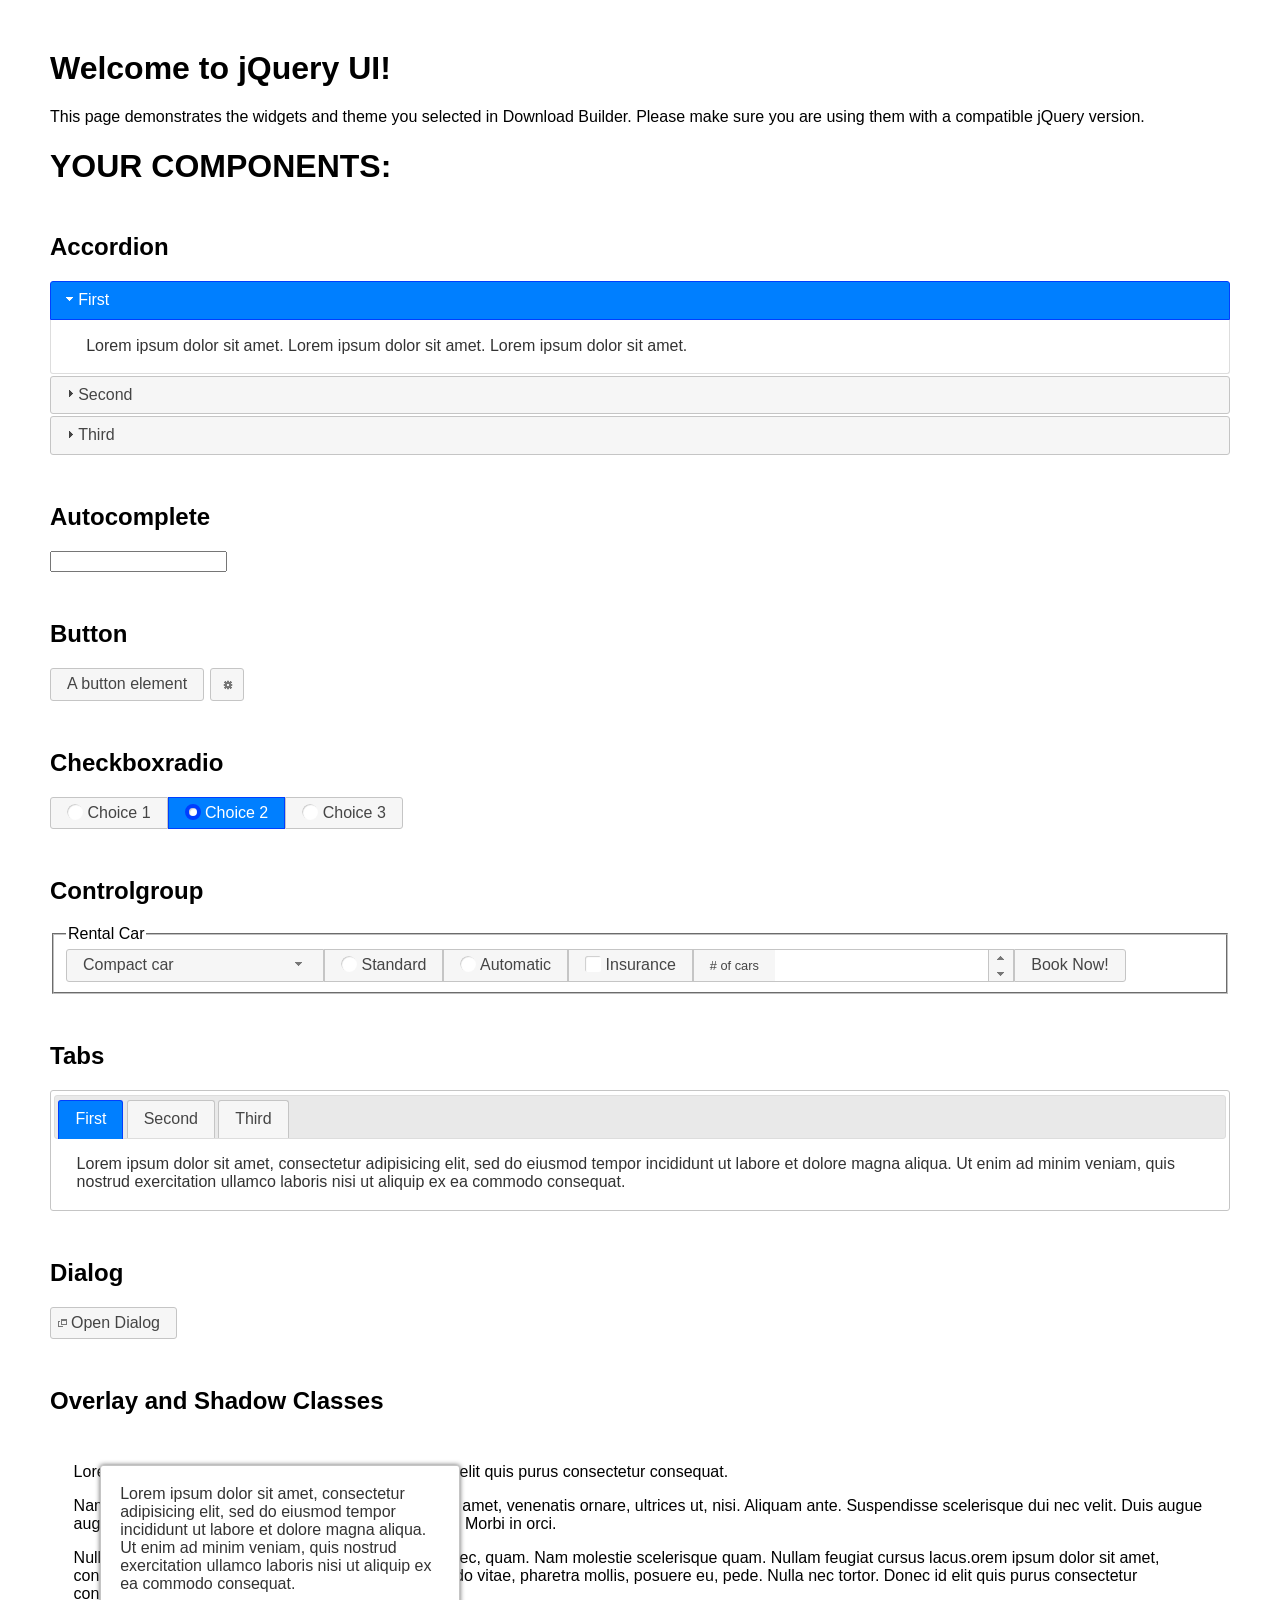
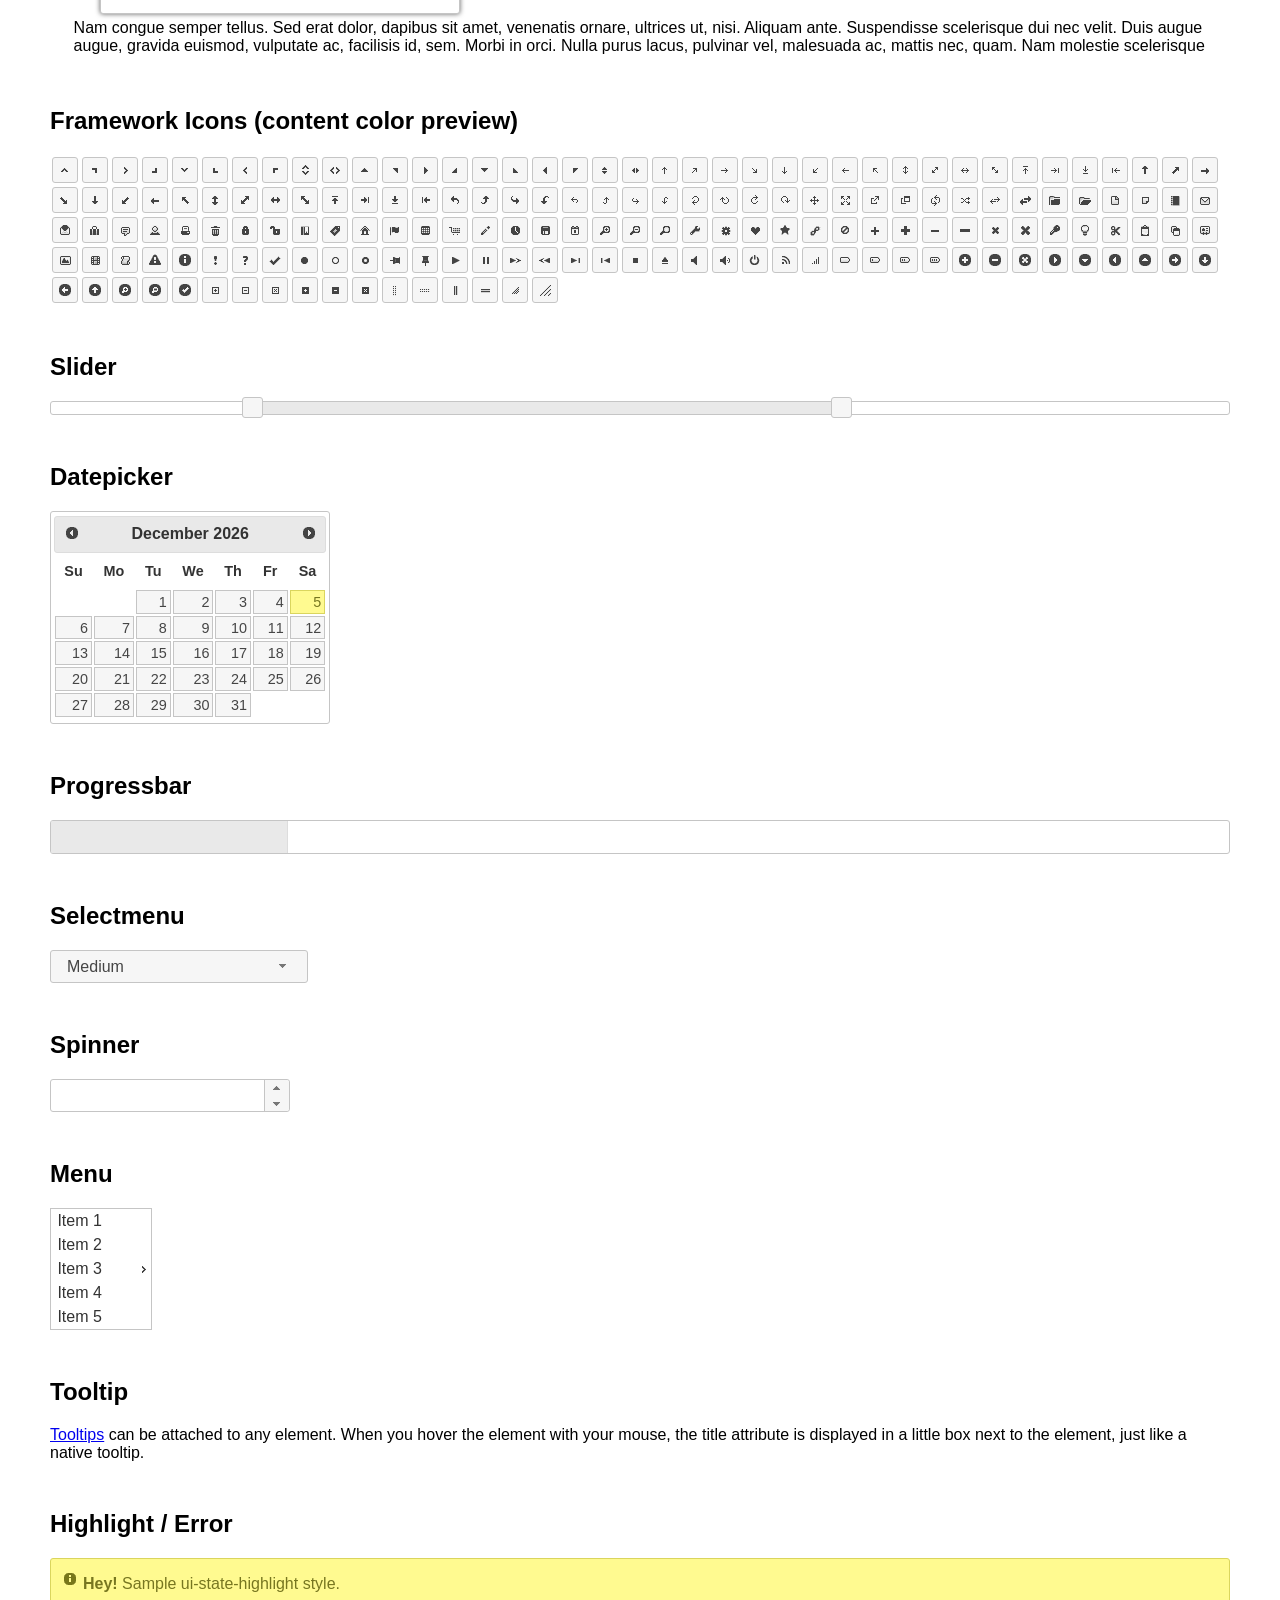
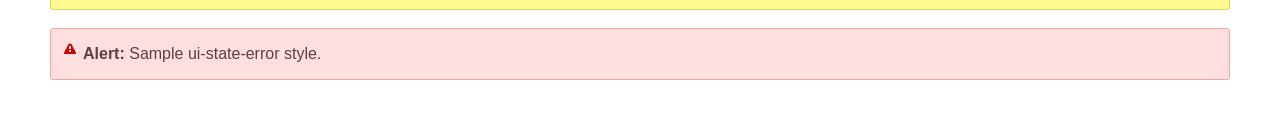
<file: vendor/jqueryui/index.html>
<!doctype html>
<html lang="us">
<head>
	<meta charset="utf-8">
	<title>jQuery UI Example Page</title>
	<link href="jquery-ui.css" rel="stylesheet">
	<style>
	body{
		font-family: "Trebuchet MS", sans-serif;
		margin: 50px;
	}
	.demoHeaders {
		margin-top: 2em;
	}
	#dialog-link {
		padding: .4em 1em .4em 20px;
		text-decoration: none;
		position: relative;
	}
	#dialog-link span.ui-icon {
		margin: 0 5px 0 0;
		position: absolute;
		left: .2em;
		top: 50%;
		margin-top: -8px;
	}
	#icons {
		margin: 0;
		padding: 0;
	}
	#icons li {
		margin: 2px;
		position: relative;
		padding: 4px 0;
		cursor: pointer;
		float: left;
		list-style: none;
	}
	#icons span.ui-icon {
		float: left;
		margin: 0 4px;
	}
	.fakewindowcontain .ui-widget-overlay {
		position: absolute;
	}
	select {
		width: 200px;
	}
	</style>
</head>
<body>

<h1>Welcome to jQuery UI!</h1>

<div class="ui-widget">
	<p>This page demonstrates the widgets and theme you selected in Download Builder. Please make sure you are using them with a compatible jQuery version.</p>
</div>

<h1>YOUR COMPONENTS:</h1>


<!-- Accordion -->
<h2 class="demoHeaders">Accordion</h2>
<div id="accordion">
	<h3>First</h3>
	<div>Lorem ipsum dolor sit amet. Lorem ipsum dolor sit amet. Lorem ipsum dolor sit amet.</div>
	<h3>Second</h3>
	<div>Phasellus mattis tincidunt nibh.</div>
	<h3>Third</h3>
	<div>Nam dui erat, auctor a, dignissim quis.</div>
</div>



<!-- Autocomplete -->
<h2 class="demoHeaders">Autocomplete</h2>
<div>
	<input id="autocomplete" title="type &quot;a&quot;">
</div>



<!-- Button -->
<h2 class="demoHeaders">Button</h2>
<button id="button">A button element</button>
<button id="button-icon">An icon-only button</button>



<!-- Checkboxradio -->
<h2 class="demoHeaders">Checkboxradio</h2>
<form style="margin-top: 1em;">
	<div id="radioset">
		<input type="radio" id="radio1" name="radio"><label for="radio1">Choice 1</label>
		<input type="radio" id="radio2" name="radio" checked="checked"><label for="radio2">Choice 2</label>
		<input type="radio" id="radio3" name="radio"><label for="radio3">Choice 3</label>
	</div>
</form>



<!-- Controlgroup -->
<h2 class="demoHeaders">Controlgroup</h2>
<fieldset>
	<legend>Rental Car</legend>
	<div id="controlgroup">
		<select id="car-type">
			<option>Compact car</option>
			<option>Midsize car</option>
			<option>Full size car</option>
			<option>SUV</option>
			<option>Luxury</option>
			<option>Truck</option>
			<option>Van</option>
		</select>
		<label for="transmission-standard">Standard</label>
		<input type="radio" name="transmission" id="transmission-standard">
		<label for="transmission-automatic">Automatic</label>
		<input type="radio" name="transmission" id="transmission-automatic">
		<label for="insurance">Insurance</label>
		<input type="checkbox" name="insurance" id="insurance">
		<label for="horizontal-spinner" class="ui-controlgroup-label"># of cars</label>
		<input id="horizontal-spinner" class="ui-spinner-input">
		<button>Book Now!</button>
	</div>
</fieldset>



<!-- Tabs -->
<h2 class="demoHeaders">Tabs</h2>
<div id="tabs">
	<ul>
		<li><a href="#tabs-1">First</a></li>
		<li><a href="#tabs-2">Second</a></li>
		<li><a href="#tabs-3">Third</a></li>
	</ul>
	<div id="tabs-1">Lorem ipsum dolor sit amet, consectetur adipisicing elit, sed do eiusmod tempor incididunt ut labore et dolore magna aliqua. Ut enim ad minim veniam, quis nostrud exercitation ullamco laboris nisi ut aliquip ex ea commodo consequat.</div>
	<div id="tabs-2">Phasellus mattis tincidunt nibh. Cras orci urna, blandit id, pretium vel, aliquet ornare, felis. Maecenas scelerisque sem non nisl. Fusce sed lorem in enim dictum bibendum.</div>
	<div id="tabs-3">Nam dui erat, auctor a, dignissim quis, sollicitudin eu, felis. Pellentesque nisi urna, interdum eget, sagittis et, consequat vestibulum, lacus. Mauris porttitor ullamcorper augue.</div>
</div>



<h2 class="demoHeaders">Dialog</h2>
<p>
	<button id="dialog-link" class="ui-button ui-corner-all ui-widget">
		<span class="ui-icon ui-icon-newwin"></span>Open Dialog
	</button>
</p>

<h2 class="demoHeaders">Overlay and Shadow Classes</h2>
<div style="position: relative; width: 96%; height: 200px; padding:1% 2%; overflow:hidden;" class="fakewindowcontain">
	<p>Lorem ipsum dolor sit amet,  Nulla nec tortor. Donec id elit quis purus consectetur consequat. </p><p>Nam congue semper tellus. Sed erat dolor, dapibus sit amet, venenatis ornare, ultrices ut, nisi. Aliquam ante. Suspendisse scelerisque dui nec velit. Duis augue augue, gravida euismod, vulputate ac, facilisis id, sem. Morbi in orci. </p><p>Nulla purus lacus, pulvinar vel, malesuada ac, mattis nec, quam. Nam molestie scelerisque quam. Nullam feugiat cursus lacus.orem ipsum dolor sit amet, consectetur adipiscing elit. Donec libero risus, commodo vitae, pharetra mollis, posuere eu, pede. Nulla nec tortor. Donec id elit quis purus consectetur consequat. </p><p>Nam congue semper tellus. Sed erat dolor, dapibus sit amet, venenatis ornare, ultrices ut, nisi. Aliquam ante. Suspendisse scelerisque dui nec velit. Duis augue augue, gravida euismod, vulputate ac, facilisis id, sem. Morbi in orci. Nulla purus lacus, pulvinar vel, malesuada ac, mattis nec, quam. Nam molestie scelerisque quam. </p><p>Nullam feugiat cursus lacus.orem ipsum dolor sit amet, consectetur adipiscing elit. Donec libero risus, commodo vitae, pharetra mollis, posuere eu, pede. Nulla nec tortor. Donec id elit quis purus consectetur consequat. Nam congue semper tellus. Sed erat dolor, dapibus sit amet, venenatis ornare, ultrices ut, nisi. Aliquam ante. </p><p>Suspendisse scelerisque dui nec velit. Duis augue augue, gravida euismod, vulputate ac, facilisis id, sem. Morbi in orci. Nulla purus lacus, pulvinar vel, malesuada ac, mattis nec, quam. Nam molestie scelerisque quam. Nullam feugiat cursus lacus.orem ipsum dolor sit amet, consectetur adipiscing elit. Donec libero risus, commodo vitae, pharetra mollis, posuere eu, pede. Nulla nec tortor. Donec id elit quis purus consectetur consequat. Nam congue semper tellus. Sed erat dolor, dapibus sit amet, venenatis ornare, ultrices ut, nisi. </p>

	<!-- ui-dialog -->
	<div class="ui-widget-overlay ui-front"></div>
	<div style="position: absolute; width: 320px; left: 50px; top: 30px; padding: 1.2em" class="ui-widget ui-front ui-widget-content ui-corner-all ui-widget-shadow">
		Lorem ipsum dolor sit amet, consectetur adipisicing elit, sed do eiusmod tempor incididunt ut labore et dolore magna aliqua. Ut enim ad minim veniam, quis nostrud exercitation ullamco laboris nisi ut aliquip ex ea commodo consequat.
	</div>

</div>

<!-- ui-dialog -->
<div id="dialog" title="Dialog Title">
	<p>Lorem ipsum dolor sit amet, consectetur adipisicing elit, sed do eiusmod tempor incididunt ut labore et dolore magna aliqua. Ut enim ad minim veniam, quis nostrud exercitation ullamco laboris nisi ut aliquip ex ea commodo consequat.</p>
</div>



<h2 class="demoHeaders">Framework Icons (content color preview)</h2>
<ul id="icons" class="ui-widget ui-helper-clearfix">
	<li class="ui-state-default ui-corner-all" title=".ui-icon-caret-1-n"><span class="ui-icon ui-icon-caret-1-n"></span></li>
	<li class="ui-state-default ui-corner-all" title=".ui-icon-caret-1-ne"><span class="ui-icon ui-icon-caret-1-ne"></span></li>
	<li class="ui-state-default ui-corner-all" title=".ui-icon-caret-1-e"><span class="ui-icon ui-icon-caret-1-e"></span></li>
	<li class="ui-state-default ui-corner-all" title=".ui-icon-caret-1-se"><span class="ui-icon ui-icon-caret-1-se"></span></li>
	<li class="ui-state-default ui-corner-all" title=".ui-icon-caret-1-s"><span class="ui-icon ui-icon-caret-1-s"></span></li>
	<li class="ui-state-default ui-corner-all" title=".ui-icon-caret-1-sw"><span class="ui-icon ui-icon-caret-1-sw"></span></li>
	<li class="ui-state-default ui-corner-all" title=".ui-icon-caret-1-w"><span class="ui-icon ui-icon-caret-1-w"></span></li>
	<li class="ui-state-default ui-corner-all" title=".ui-icon-caret-1-nw"><span class="ui-icon ui-icon-caret-1-nw"></span></li>
	<li class="ui-state-default ui-corner-all" title=".ui-icon-caret-2-n-s"><span class="ui-icon ui-icon-caret-2-n-s"></span></li>
	<li class="ui-state-default ui-corner-all" title=".ui-icon-caret-2-e-w"><span class="ui-icon ui-icon-caret-2-e-w"></span></li>
	<li class="ui-state-default ui-corner-all" title=".ui-icon-triangle-1-n"><span class="ui-icon ui-icon-triangle-1-n"></span></li>
	<li class="ui-state-default ui-corner-all" title=".ui-icon-triangle-1-ne"><span class="ui-icon ui-icon-triangle-1-ne"></span></li>
	<li class="ui-state-default ui-corner-all" title=".ui-icon-triangle-1-e"><span class="ui-icon ui-icon-triangle-1-e"></span></li>
	<li class="ui-state-default ui-corner-all" title=".ui-icon-triangle-1-se"><span class="ui-icon ui-icon-triangle-1-se"></span></li>
	<li class="ui-state-default ui-corner-all" title=".ui-icon-triangle-1-s"><span class="ui-icon ui-icon-triangle-1-s"></span></li>
	<li class="ui-state-default ui-corner-all" title=".ui-icon-triangle-1-sw"><span class="ui-icon ui-icon-triangle-1-sw"></span></li>
	<li class="ui-state-default ui-corner-all" title=".ui-icon-triangle-1-w"><span class="ui-icon ui-icon-triangle-1-w"></span></li>
	<li class="ui-state-default ui-corner-all" title=".ui-icon-triangle-1-nw"><span class="ui-icon ui-icon-triangle-1-nw"></span></li>
	<li class="ui-state-default ui-corner-all" title=".ui-icon-triangle-2-n-s"><span class="ui-icon ui-icon-triangle-2-n-s"></span></li>
	<li class="ui-state-default ui-corner-all" title=".ui-icon-triangle-2-e-w"><span class="ui-icon ui-icon-triangle-2-e-w"></span></li>
	<li class="ui-state-default ui-corner-all" title=".ui-icon-arrow-1-n"><span class="ui-icon ui-icon-arrow-1-n"></span></li>
	<li class="ui-state-default ui-corner-all" title=".ui-icon-arrow-1-ne"><span class="ui-icon ui-icon-arrow-1-ne"></span></li>
	<li class="ui-state-default ui-corner-all" title=".ui-icon-arrow-1-e"><span class="ui-icon ui-icon-arrow-1-e"></span></li>
	<li class="ui-state-default ui-corner-all" title=".ui-icon-arrow-1-se"><span class="ui-icon ui-icon-arrow-1-se"></span></li>
	<li class="ui-state-default ui-corner-all" title=".ui-icon-arrow-1-s"><span class="ui-icon ui-icon-arrow-1-s"></span></li>
	<li class="ui-state-default ui-corner-all" title=".ui-icon-arrow-1-sw"><span class="ui-icon ui-icon-arrow-1-sw"></span></li>
	<li class="ui-state-default ui-corner-all" title=".ui-icon-arrow-1-w"><span class="ui-icon ui-icon-arrow-1-w"></span></li>
	<li class="ui-state-default ui-corner-all" title=".ui-icon-arrow-1-nw"><span class="ui-icon ui-icon-arrow-1-nw"></span></li>
	<li class="ui-state-default ui-corner-all" title=".ui-icon-arrow-2-n-s"><span class="ui-icon ui-icon-arrow-2-n-s"></span></li>
	<li class="ui-state-default ui-corner-all" title=".ui-icon-arrow-2-ne-sw"><span class="ui-icon ui-icon-arrow-2-ne-sw"></span></li>
	<li class="ui-state-default ui-corner-all" title=".ui-icon-arrow-2-e-w"><span class="ui-icon ui-icon-arrow-2-e-w"></span></li>
	<li class="ui-state-default ui-corner-all" title=".ui-icon-arrow-2-se-nw"><span class="ui-icon ui-icon-arrow-2-se-nw"></span></li>
	<li class="ui-state-default ui-corner-all" title=".ui-icon-arrowstop-1-n"><span class="ui-icon ui-icon-arrowstop-1-n"></span></li>
	<li class="ui-state-default ui-corner-all" title=".ui-icon-arrowstop-1-e"><span class="ui-icon ui-icon-arrowstop-1-e"></span></li>
	<li class="ui-state-default ui-corner-all" title=".ui-icon-arrowstop-1-s"><span class="ui-icon ui-icon-arrowstop-1-s"></span></li>
	<li class="ui-state-default ui-corner-all" title=".ui-icon-arrowstop-1-w"><span class="ui-icon ui-icon-arrowstop-1-w"></span></li>
	<li class="ui-state-default ui-corner-all" title=".ui-icon-arrowthick-1-n"><span class="ui-icon ui-icon-arrowthick-1-n"></span></li>
	<li class="ui-state-default ui-corner-all" title=".ui-icon-arrowthick-1-ne"><span class="ui-icon ui-icon-arrowthick-1-ne"></span></li>
	<li class="ui-state-default ui-corner-all" title=".ui-icon-arrowthick-1-e"><span class="ui-icon ui-icon-arrowthick-1-e"></span></li>
	<li class="ui-state-default ui-corner-all" title=".ui-icon-arrowthick-1-se"><span class="ui-icon ui-icon-arrowthick-1-se"></span></li>
	<li class="ui-state-default ui-corner-all" title=".ui-icon-arrowthick-1-s"><span class="ui-icon ui-icon-arrowthick-1-s"></span></li>
	<li class="ui-state-default ui-corner-all" title=".ui-icon-arrowthick-1-sw"><span class="ui-icon ui-icon-arrowthick-1-sw"></span></li>
	<li class="ui-state-default ui-corner-all" title=".ui-icon-arrowthick-1-w"><span class="ui-icon ui-icon-arrowthick-1-w"></span></li>
	<li class="ui-state-default ui-corner-all" title=".ui-icon-arrowthick-1-nw"><span class="ui-icon ui-icon-arrowthick-1-nw"></span></li>
	<li class="ui-state-default ui-corner-all" title=".ui-icon-arrowthick-2-n-s"><span class="ui-icon ui-icon-arrowthick-2-n-s"></span></li>
	<li class="ui-state-default ui-corner-all" title=".ui-icon-arrowthick-2-ne-sw"><span class="ui-icon ui-icon-arrowthick-2-ne-sw"></span></li>
	<li class="ui-state-default ui-corner-all" title=".ui-icon-arrowthick-2-e-w"><span class="ui-icon ui-icon-arrowthick-2-e-w"></span></li>
	<li class="ui-state-default ui-corner-all" title=".ui-icon-arrowthick-2-se-nw"><span class="ui-icon ui-icon-arrowthick-2-se-nw"></span></li>
	<li class="ui-state-default ui-corner-all" title=".ui-icon-arrowthickstop-1-n"><span class="ui-icon ui-icon-arrowthickstop-1-n"></span></li>
	<li class="ui-state-default ui-corner-all" title=".ui-icon-arrowthickstop-1-e"><span class="ui-icon ui-icon-arrowthickstop-1-e"></span></li>
	<li class="ui-state-default ui-corner-all" title=".ui-icon-arrowthickstop-1-s"><span class="ui-icon ui-icon-arrowthickstop-1-s"></span></li>
	<li class="ui-state-default ui-corner-all" title=".ui-icon-arrowthickstop-1-w"><span class="ui-icon ui-icon-arrowthickstop-1-w"></span></li>
	<li class="ui-state-default ui-corner-all" title=".ui-icon-arrowreturnthick-1-w"><span class="ui-icon ui-icon-arrowreturnthick-1-w"></span></li>
	<li class="ui-state-default ui-corner-all" title=".ui-icon-arrowreturnthick-1-n"><span class="ui-icon ui-icon-arrowreturnthick-1-n"></span></li>
	<li class="ui-state-default ui-corner-all" title=".ui-icon-arrowreturnthick-1-e"><span class="ui-icon ui-icon-arrowreturnthick-1-e"></span></li>
	<li class="ui-state-default ui-corner-all" title=".ui-icon-arrowreturnthick-1-s"><span class="ui-icon ui-icon-arrowreturnthick-1-s"></span></li>
	<li class="ui-state-default ui-corner-all" title=".ui-icon-arrowreturn-1-w"><span class="ui-icon ui-icon-arrowreturn-1-w"></span></li>
	<li class="ui-state-default ui-corner-all" title=".ui-icon-arrowreturn-1-n"><span class="ui-icon ui-icon-arrowreturn-1-n"></span></li>
	<li class="ui-state-default ui-corner-all" title=".ui-icon-arrowreturn-1-e"><span class="ui-icon ui-icon-arrowreturn-1-e"></span></li>
	<li class="ui-state-default ui-corner-all" title=".ui-icon-arrowreturn-1-s"><span class="ui-icon ui-icon-arrowreturn-1-s"></span></li>
	<li class="ui-state-default ui-corner-all" title=".ui-icon-arrowrefresh-1-w"><span class="ui-icon ui-icon-arrowrefresh-1-w"></span></li>
	<li class="ui-state-default ui-corner-all" title=".ui-icon-arrowrefresh-1-n"><span class="ui-icon ui-icon-arrowrefresh-1-n"></span></li>
	<li class="ui-state-default ui-corner-all" title=".ui-icon-arrowrefresh-1-e"><span class="ui-icon ui-icon-arrowrefresh-1-e"></span></li>
	<li class="ui-state-default ui-corner-all" title=".ui-icon-arrowrefresh-1-s"><span class="ui-icon ui-icon-arrowrefresh-1-s"></span></li>
	<li class="ui-state-default ui-corner-all" title=".ui-icon-arrow-4"><span class="ui-icon ui-icon-arrow-4"></span></li>
	<li class="ui-state-default ui-corner-all" title=".ui-icon-arrow-4-diag"><span class="ui-icon ui-icon-arrow-4-diag"></span></li>
	<li class="ui-state-default ui-corner-all" title=".ui-icon-extlink"><span class="ui-icon ui-icon-extlink"></span></li>
	<li class="ui-state-default ui-corner-all" title=".ui-icon-newwin"><span class="ui-icon ui-icon-newwin"></span></li>
	<li class="ui-state-default ui-corner-all" title=".ui-icon-refresh"><span class="ui-icon ui-icon-refresh"></span></li>
	<li class="ui-state-default ui-corner-all" title=".ui-icon-shuffle"><span class="ui-icon ui-icon-shuffle"></span></li>
	<li class="ui-state-default ui-corner-all" title=".ui-icon-transfer-e-w"><span class="ui-icon ui-icon-transfer-e-w"></span></li>
	<li class="ui-state-default ui-corner-all" title=".ui-icon-transferthick-e-w"><span class="ui-icon ui-icon-transferthick-e-w"></span></li>
	<li class="ui-state-default ui-corner-all" title=".ui-icon-folder-collapsed"><span class="ui-icon ui-icon-folder-collapsed"></span></li>
	<li class="ui-state-default ui-corner-all" title=".ui-icon-folder-open"><span class="ui-icon ui-icon-folder-open"></span></li>
	<li class="ui-state-default ui-corner-all" title=".ui-icon-document"><span class="ui-icon ui-icon-document"></span></li>
	<li class="ui-state-default ui-corner-all" title=".ui-icon-document-b"><span class="ui-icon ui-icon-document-b"></span></li>
	<li class="ui-state-default ui-corner-all" title=".ui-icon-note"><span class="ui-icon ui-icon-note"></span></li>
	<li class="ui-state-default ui-corner-all" title=".ui-icon-mail-closed"><span class="ui-icon ui-icon-mail-closed"></span></li>
	<li class="ui-state-default ui-corner-all" title=".ui-icon-mail-open"><span class="ui-icon ui-icon-mail-open"></span></li>
	<li class="ui-state-default ui-corner-all" title=".ui-icon-suitcase"><span class="ui-icon ui-icon-suitcase"></span></li>
	<li class="ui-state-default ui-corner-all" title=".ui-icon-comment"><span class="ui-icon ui-icon-comment"></span></li>
	<li class="ui-state-default ui-corner-all" title=".ui-icon-person"><span class="ui-icon ui-icon-person"></span></li>
	<li class="ui-state-default ui-corner-all" title=".ui-icon-print"><span class="ui-icon ui-icon-print"></span></li>
	<li class="ui-state-default ui-corner-all" title=".ui-icon-trash"><span class="ui-icon ui-icon-trash"></span></li>
	<li class="ui-state-default ui-corner-all" title=".ui-icon-locked"><span class="ui-icon ui-icon-locked"></span></li>
	<li class="ui-state-default ui-corner-all" title=".ui-icon-unlocked"><span class="ui-icon ui-icon-unlocked"></span></li>
	<li class="ui-state-default ui-corner-all" title=".ui-icon-bookmark"><span class="ui-icon ui-icon-bookmark"></span></li>
	<li class="ui-state-default ui-corner-all" title=".ui-icon-tag"><span class="ui-icon ui-icon-tag"></span></li>
	<li class="ui-state-default ui-corner-all" title=".ui-icon-home"><span class="ui-icon ui-icon-home"></span></li>
	<li class="ui-state-default ui-corner-all" title=".ui-icon-flag"><span class="ui-icon ui-icon-flag"></span></li>
	<li class="ui-state-default ui-corner-all" title=".ui-icon-calculator"><span class="ui-icon ui-icon-calculator"></span></li>
	<li class="ui-state-default ui-corner-all" title=".ui-icon-cart"><span class="ui-icon ui-icon-cart"></span></li>
	<li class="ui-state-default ui-corner-all" title=".ui-icon-pencil"><span class="ui-icon ui-icon-pencil"></span></li>
	<li class="ui-state-default ui-corner-all" title=".ui-icon-clock"><span class="ui-icon ui-icon-clock"></span></li>
	<li class="ui-state-default ui-corner-all" title=".ui-icon-disk"><span class="ui-icon ui-icon-disk"></span></li>
	<li class="ui-state-default ui-corner-all" title=".ui-icon-calendar"><span class="ui-icon ui-icon-calendar"></span></li>
	<li class="ui-state-default ui-corner-all" title=".ui-icon-zoomin"><span class="ui-icon ui-icon-zoomin"></span></li>
	<li class="ui-state-default ui-corner-all" title=".ui-icon-zoomout"><span class="ui-icon ui-icon-zoomout"></span></li>
	<li class="ui-state-default ui-corner-all" title=".ui-icon-search"><span class="ui-icon ui-icon-search"></span></li>
	<li class="ui-state-default ui-corner-all" title=".ui-icon-wrench"><span class="ui-icon ui-icon-wrench"></span></li>
	<li class="ui-state-default ui-corner-all" title=".ui-icon-gear"><span class="ui-icon ui-icon-gear"></span></li>
	<li class="ui-state-default ui-corner-all" title=".ui-icon-heart"><span class="ui-icon ui-icon-heart"></span></li>
	<li class="ui-state-default ui-corner-all" title=".ui-icon-star"><span class="ui-icon ui-icon-star"></span></li>
	<li class="ui-state-default ui-corner-all" title=".ui-icon-link"><span class="ui-icon ui-icon-link"></span></li>
	<li class="ui-state-default ui-corner-all" title=".ui-icon-cancel"><span class="ui-icon ui-icon-cancel"></span></li>
	<li class="ui-state-default ui-corner-all" title=".ui-icon-plus"><span class="ui-icon ui-icon-plus"></span></li>
	<li class="ui-state-default ui-corner-all" title=".ui-icon-plusthick"><span class="ui-icon ui-icon-plusthick"></span></li>
	<li class="ui-state-default ui-corner-all" title=".ui-icon-minus"><span class="ui-icon ui-icon-minus"></span></li>
	<li class="ui-state-default ui-corner-all" title=".ui-icon-minusthick"><span class="ui-icon ui-icon-minusthick"></span></li>
	<li class="ui-state-default ui-corner-all" title=".ui-icon-close"><span class="ui-icon ui-icon-close"></span></li>
	<li class="ui-state-default ui-corner-all" title=".ui-icon-closethick"><span class="ui-icon ui-icon-closethick"></span></li>
	<li class="ui-state-default ui-corner-all" title=".ui-icon-key"><span class="ui-icon ui-icon-key"></span></li>
	<li class="ui-state-default ui-corner-all" title=".ui-icon-lightbulb"><span class="ui-icon ui-icon-lightbulb"></span></li>
	<li class="ui-state-default ui-corner-all" title=".ui-icon-scissors"><span class="ui-icon ui-icon-scissors"></span></li>
	<li class="ui-state-default ui-corner-all" title=".ui-icon-clipboard"><span class="ui-icon ui-icon-clipboard"></span></li>
	<li class="ui-state-default ui-corner-all" title=".ui-icon-copy"><span class="ui-icon ui-icon-copy"></span></li>
	<li class="ui-state-default ui-corner-all" title=".ui-icon-contact"><span class="ui-icon ui-icon-contact"></span></li>
	<li class="ui-state-default ui-corner-all" title=".ui-icon-image"><span class="ui-icon ui-icon-image"></span></li>
	<li class="ui-state-default ui-corner-all" title=".ui-icon-video"><span class="ui-icon ui-icon-video"></span></li>
	<li class="ui-state-default ui-corner-all" title=".ui-icon-script"><span class="ui-icon ui-icon-script"></span></li>
	<li class="ui-state-default ui-corner-all" title=".ui-icon-alert"><span class="ui-icon ui-icon-alert"></span></li>
	<li class="ui-state-default ui-corner-all" title=".ui-icon-info"><span class="ui-icon ui-icon-info"></span></li>
	<li class="ui-state-default ui-corner-all" title=".ui-icon-notice"><span class="ui-icon ui-icon-notice"></span></li>
	<li class="ui-state-default ui-corner-all" title=".ui-icon-help"><span class="ui-icon ui-icon-help"></span></li>
	<li class="ui-state-default ui-corner-all" title=".ui-icon-check"><span class="ui-icon ui-icon-check"></span></li>
	<li class="ui-state-default ui-corner-all" title=".ui-icon-bullet"><span class="ui-icon ui-icon-bullet"></span></li>
	<li class="ui-state-default ui-corner-all" title=".ui-icon-radio-off"><span class="ui-icon ui-icon-radio-off"></span></li>
	<li class="ui-state-default ui-corner-all" title=".ui-icon-radio-on"><span class="ui-icon ui-icon-radio-on"></span></li>
	<li class="ui-state-default ui-corner-all" title=".ui-icon-pin-w"><span class="ui-icon ui-icon-pin-w"></span></li>
	<li class="ui-state-default ui-corner-all" title=".ui-icon-pin-s"><span class="ui-icon ui-icon-pin-s"></span></li>
	<li class="ui-state-default ui-corner-all" title=".ui-icon-play"><span class="ui-icon ui-icon-play"></span></li>
	<li class="ui-state-default ui-corner-all" title=".ui-icon-pause"><span class="ui-icon ui-icon-pause"></span></li>
	<li class="ui-state-default ui-corner-all" title=".ui-icon-seek-next"><span class="ui-icon ui-icon-seek-next"></span></li>
	<li class="ui-state-default ui-corner-all" title=".ui-icon-seek-prev"><span class="ui-icon ui-icon-seek-prev"></span></li>
	<li class="ui-state-default ui-corner-all" title=".ui-icon-seek-end"><span class="ui-icon ui-icon-seek-end"></span></li>
	<li class="ui-state-default ui-corner-all" title=".ui-icon-seek-first"><span class="ui-icon ui-icon-seek-first"></span></li>
	<li class="ui-state-default ui-corner-all" title=".ui-icon-stop"><span class="ui-icon ui-icon-stop"></span></li>
	<li class="ui-state-default ui-corner-all" title=".ui-icon-eject"><span class="ui-icon ui-icon-eject"></span></li>
	<li class="ui-state-default ui-corner-all" title=".ui-icon-volume-off"><span class="ui-icon ui-icon-volume-off"></span></li>
	<li class="ui-state-default ui-corner-all" title=".ui-icon-volume-on"><span class="ui-icon ui-icon-volume-on"></span></li>
	<li class="ui-state-default ui-corner-all" title=".ui-icon-power"><span class="ui-icon ui-icon-power"></span></li>
	<li class="ui-state-default ui-corner-all" title=".ui-icon-signal-diag"><span class="ui-icon ui-icon-signal-diag"></span></li>
	<li class="ui-state-default ui-corner-all" title=".ui-icon-signal"><span class="ui-icon ui-icon-signal"></span></li>
	<li class="ui-state-default ui-corner-all" title=".ui-icon-battery-0"><span class="ui-icon ui-icon-battery-0"></span></li>
	<li class="ui-state-default ui-corner-all" title=".ui-icon-battery-1"><span class="ui-icon ui-icon-battery-1"></span></li>
	<li class="ui-state-default ui-corner-all" title=".ui-icon-battery-2"><span class="ui-icon ui-icon-battery-2"></span></li>
	<li class="ui-state-default ui-corner-all" title=".ui-icon-battery-3"><span class="ui-icon ui-icon-battery-3"></span></li>
	<li class="ui-state-default ui-corner-all" title=".ui-icon-circle-plus"><span class="ui-icon ui-icon-circle-plus"></span></li>
	<li class="ui-state-default ui-corner-all" title=".ui-icon-circle-minus"><span class="ui-icon ui-icon-circle-minus"></span></li>
	<li class="ui-state-default ui-corner-all" title=".ui-icon-circle-close"><span class="ui-icon ui-icon-circle-close"></span></li>
	<li class="ui-state-default ui-corner-all" title=".ui-icon-circle-triangle-e"><span class="ui-icon ui-icon-circle-triangle-e"></span></li>
	<li class="ui-state-default ui-corner-all" title=".ui-icon-circle-triangle-s"><span class="ui-icon ui-icon-circle-triangle-s"></span></li>
	<li class="ui-state-default ui-corner-all" title=".ui-icon-circle-triangle-w"><span class="ui-icon ui-icon-circle-triangle-w"></span></li>
	<li class="ui-state-default ui-corner-all" title=".ui-icon-circle-triangle-n"><span class="ui-icon ui-icon-circle-triangle-n"></span></li>
	<li class="ui-state-default ui-corner-all" title=".ui-icon-circle-arrow-e"><span class="ui-icon ui-icon-circle-arrow-e"></span></li>
	<li class="ui-state-default ui-corner-all" title=".ui-icon-circle-arrow-s"><span class="ui-icon ui-icon-circle-arrow-s"></span></li>
	<li class="ui-state-default ui-corner-all" title=".ui-icon-circle-arrow-w"><span class="ui-icon ui-icon-circle-arrow-w"></span></li>
	<li class="ui-state-default ui-corner-all" title=".ui-icon-circle-arrow-n"><span class="ui-icon ui-icon-circle-arrow-n"></span></li>
	<li class="ui-state-default ui-corner-all" title=".ui-icon-circle-zoomin"><span class="ui-icon ui-icon-circle-zoomin"></span></li>
	<li class="ui-state-default ui-corner-all" title=".ui-icon-circle-zoomout"><span class="ui-icon ui-icon-circle-zoomout"></span></li>
	<li class="ui-state-default ui-corner-all" title=".ui-icon-circle-check"><span class="ui-icon ui-icon-circle-check"></span></li>
	<li class="ui-state-default ui-corner-all" title=".ui-icon-circlesmall-plus"><span class="ui-icon ui-icon-circlesmall-plus"></span></li>
	<li class="ui-state-default ui-corner-all" title=".ui-icon-circlesmall-minus"><span class="ui-icon ui-icon-circlesmall-minus"></span></li>
	<li class="ui-state-default ui-corner-all" title=".ui-icon-circlesmall-close"><span class="ui-icon ui-icon-circlesmall-close"></span></li>
	<li class="ui-state-default ui-corner-all" title=".ui-icon-squaresmall-plus"><span class="ui-icon ui-icon-squaresmall-plus"></span></li>
	<li class="ui-state-default ui-corner-all" title=".ui-icon-squaresmall-minus"><span class="ui-icon ui-icon-squaresmall-minus"></span></li>
	<li class="ui-state-default ui-corner-all" title=".ui-icon-squaresmall-close"><span class="ui-icon ui-icon-squaresmall-close"></span></li>
	<li class="ui-state-default ui-corner-all" title=".ui-icon-grip-dotted-vertical"><span class="ui-icon ui-icon-grip-dotted-vertical"></span></li>
	<li class="ui-state-default ui-corner-all" title=".ui-icon-grip-dotted-horizontal"><span class="ui-icon ui-icon-grip-dotted-horizontal"></span></li>
	<li class="ui-state-default ui-corner-all" title=".ui-icon-grip-solid-vertical"><span class="ui-icon ui-icon-grip-solid-vertical"></span></li>
	<li class="ui-state-default ui-corner-all" title=".ui-icon-grip-solid-horizontal"><span class="ui-icon ui-icon-grip-solid-horizontal"></span></li>
	<li class="ui-state-default ui-corner-all" title=".ui-icon-gripsmall-diagonal-se"><span class="ui-icon ui-icon-gripsmall-diagonal-se"></span></li>
	<li class="ui-state-default ui-corner-all" title=".ui-icon-grip-diagonal-se"><span class="ui-icon ui-icon-grip-diagonal-se"></span></li>
</ul>


<!-- Slider -->
<h2 class="demoHeaders">Slider</h2>
<div id="slider"></div>



<!-- Datepicker -->
<h2 class="demoHeaders">Datepicker</h2>
<div id="datepicker"></div>



<!-- Progressbar -->
<h2 class="demoHeaders">Progressbar</h2>
<div id="progressbar"></div>



<!-- Progressbar -->
<h2 class="demoHeaders">Selectmenu</h2>
<select id="selectmenu">
	<option>Slower</option>
	<option>Slow</option>
	<option selected="selected">Medium</option>
	<option>Fast</option>
	<option>Faster</option>
</select>



<!-- Spinner -->
<h2 class="demoHeaders">Spinner</h2>
<input id="spinner">



<!-- Menu -->
<h2 class="demoHeaders">Menu</h2>
<ul style="width:100px;" id="menu">
	<li><div>Item 1</div></li>
	<li><div>Item 2</div></li>
	<li><div>Item 3</div>
		<ul>
			<li><div>Item 3-1</div></li>
			<li><div>Item 3-2</div></li>
			<li><div>Item 3-3</div></li>
			<li><div>Item 3-4</div></li>
			<li><div>Item 3-5</div></li>
		</ul>
	</li>
	<li><div>Item 4</div></li>
	<li><div>Item 5</div></li>
</ul>



<!-- Tooltip -->
<h2 class="demoHeaders">Tooltip</h2>
<p id="tooltip">
	<a href="#" title="That&apos;s what this widget is">Tooltips</a> can be attached to any element. When you hover
the element with your mouse, the title attribute is displayed in a little box next to the element, just like a native tooltip.
</p>


<!-- Highlight / Error -->
<h2 class="demoHeaders">Highlight / Error</h2>
<div class="ui-widget">
	<div class="ui-state-highlight ui-corner-all" style="margin-top: 20px; padding: 0 .7em;">
		<p><span class="ui-icon ui-icon-info" style="float: left; margin-right: .3em;"></span>
		<strong>Hey!</strong> Sample ui-state-highlight style.</p>
	</div>
</div>
<br>
<div class="ui-widget">
	<div class="ui-state-error ui-corner-all" style="padding: 0 .7em;">
		<p><span class="ui-icon ui-icon-alert" style="float: left; margin-right: .3em;"></span>
		<strong>Alert:</strong> Sample ui-state-error style.</p>
	</div>
</div>

<script src="external/jquery/jquery.js"></script>
<script src="jquery-ui.js"></script>
<script>

$( "#accordion" ).accordion();



var availableTags = [
	"ActionScript",
	"AppleScript",
	"Asp",
	"BASIC",
	"C",
	"C++",
	"Clojure",
	"COBOL",
	"ColdFusion",
	"Erlang",
	"Fortran",
	"Groovy",
	"Haskell",
	"Java",
	"JavaScript",
	"Lisp",
	"Perl",
	"PHP",
	"Python",
	"Ruby",
	"Scala",
	"Scheme"
];
$( "#autocomplete" ).autocomplete({
	source: availableTags
});



$( "#button" ).button();
$( "#button-icon" ).button({
	icon: "ui-icon-gear",
	showLabel: false
});



$( "#radioset" ).buttonset();



$( "#controlgroup" ).controlgroup();



$( "#tabs" ).tabs();



$( "#dialog" ).dialog({
	autoOpen: false,
	width: 400,
	buttons: [
		{
			text: "Ok",
			click: function() {
				$( this ).dialog( "close" );
			}
		},
		{
			text: "Cancel",
			click: function() {
				$( this ).dialog( "close" );
			}
		}
	]
});

// Link to open the dialog
$( "#dialog-link" ).click(function( event ) {
	$( "#dialog" ).dialog( "open" );
	event.preventDefault();
});



$( "#datepicker" ).datepicker({
	inline: true
});



$( "#slider" ).slider({
	range: true,
	values: [ 17, 67 ]
});



$( "#progressbar" ).progressbar({
	value: 20
});



$( "#spinner" ).spinner();



$( "#menu" ).menu();



$( "#tooltip" ).tooltip();



$( "#selectmenu" ).selectmenu();


// Hover states on the static widgets
$( "#dialog-link, #icons li" ).hover(
	function() {
		$( this ).addClass( "ui-state-hover" );
	},
	function() {
		$( this ).removeClass( "ui-state-hover" );
	}
);
</script>
</body>
</html>
</file>
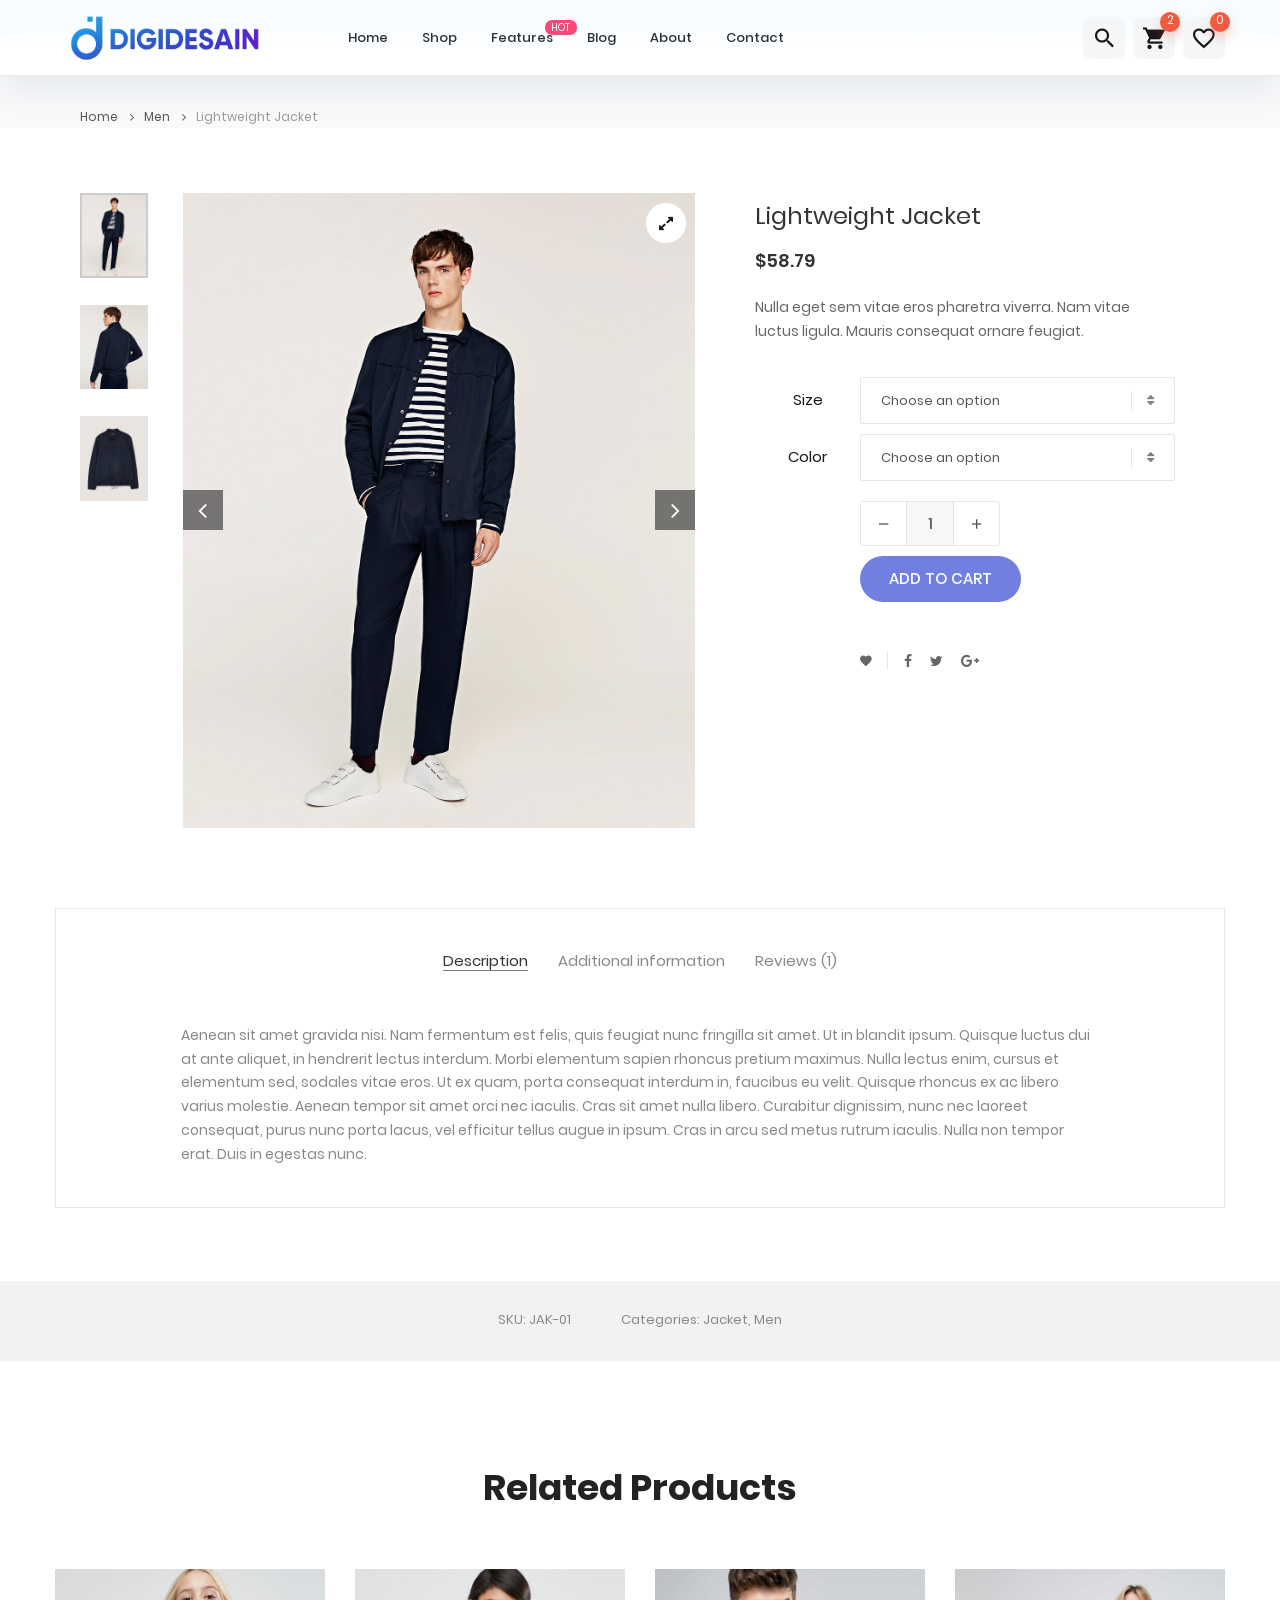
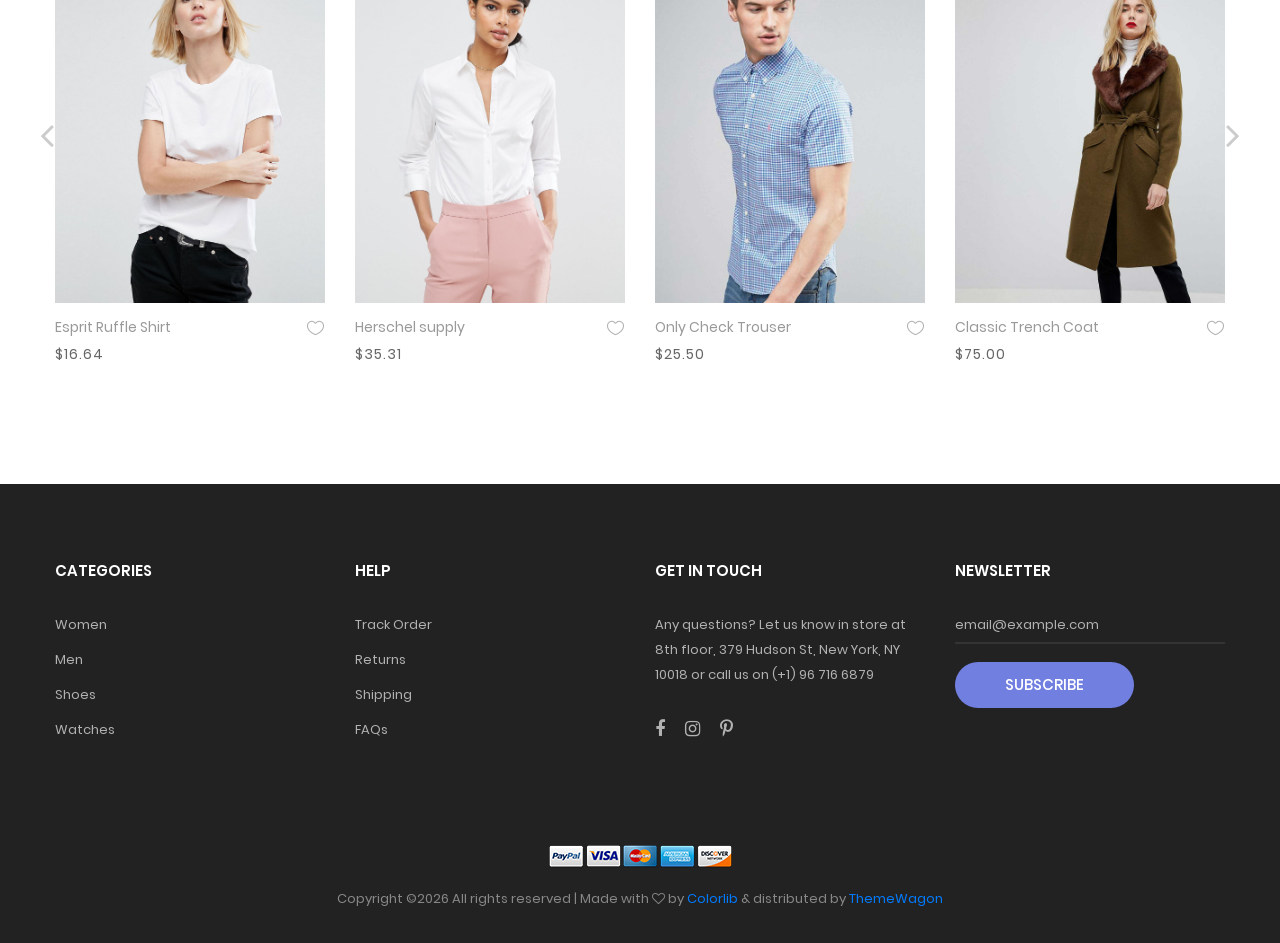
<file: product-detail.html>
<!DOCTYPE html>
<html lang="en">
<head>
	<title>Product Detail</title>
	<meta charset="UTF-8">
	<meta name="viewport" content="width=device-width, initial-scale=1">
<!--===============================================================================================-->	
	<link rel="icon" type="image/png" href="images/icons/favicon.png"/>
<!--===============================================================================================-->
	<link rel="stylesheet" type="text/css" href="vendor/bootstrap/css/bootstrap.min.css">
<!--===============================================================================================-->
	<link rel="stylesheet" type="text/css" href="fonts/font-awesome-4.7.0/css/font-awesome.min.css">
<!--===============================================================================================-->
	<link rel="stylesheet" type="text/css" href="fonts/iconic/css/material-design-iconic-font.min.css">
<!--===============================================================================================-->
	<link rel="stylesheet" type="text/css" href="fonts/linearicons-v1.0.0/icon-font.min.css">
<!--===============================================================================================-->
	<link rel="stylesheet" type="text/css" href="vendor/animate/animate.css">
<!--===============================================================================================-->	
	<link rel="stylesheet" type="text/css" href="vendor/css-hamburgers/hamburgers.min.css">
<!--===============================================================================================-->
	<link rel="stylesheet" type="text/css" href="vendor/animsition/css/animsition.min.css">
<!--===============================================================================================-->
	<link rel="stylesheet" type="text/css" href="vendor/select2/select2.min.css">
<!--===============================================================================================-->	
	<link rel="stylesheet" type="text/css" href="vendor/daterangepicker/daterangepicker.css">
<!--===============================================================================================-->
	<link rel="stylesheet" type="text/css" href="vendor/slick/slick.css">
<!--===============================================================================================-->
	<link rel="stylesheet" type="text/css" href="vendor/MagnificPopup/magnific-popup.css">
<!--===============================================================================================-->
	<link rel="stylesheet" type="text/css" href="vendor/perfect-scrollbar/perfect-scrollbar.css">
<!--===============================================================================================-->
	<link rel="stylesheet" type="text/css" href="css/util.css">
	<link rel="stylesheet" type="text/css" href="css/main.css">
<!--===============================================================================================-->
</head>
<body class="animsition">
	
	<!-- Header -->
	<header class="header-v4">
		<!-- Header desktop -->
		<div class="container-menu-desktop">
			<!-- Topbar -->
			<div class="top-bar">
				<div class="content-topbar flex-sb-m h-full container">
					<div class="left-top-bar">
						Free shipping for standard order over $100
					</div>

					<div class="right-top-bar flex-w h-full">
						<a href="#" class="flex-c-m trans-04 p-lr-25">
							Help & FAQs
						</a>

						<a href="#" class="flex-c-m trans-04 p-lr-25">
							My Account
						</a>

						<a href="#" class="flex-c-m trans-04 p-lr-25">
							EN
						</a>

						<a href="#" class="flex-c-m trans-04 p-lr-25">
							USD
						</a>
					</div>
				</div>
			</div>

			<div class="wrap-menu-desktop how-shadow1">
				<nav class="limiter-menu-desktop container">
					
					<!-- Logo desktop -->		
					<a href="#" class="logo">
						<img src="images/icons/logo-01.png" alt="IMG-LOGO">
					</a>

					<!-- Menu desktop -->
					<div class="menu-desktop">
						<ul class="main-menu">
							<li>
								<a href="index.html">Home</a>
								<ul class="sub-menu">
									<li><a href="index.html">Homepage 1</a></li>
									<li><a href="home-02.html">Homepage 2</a></li>
									<li><a href="home-03.html">Homepage 3</a></li>
								</ul>
							</li>

							<li>
								<a href="product.html">Shop</a>
							</li>

							<li class="label1" data-label1="hot">
								<a href="shoping-cart.html">Features</a>
							</li>

							<li>
								<a href="blog.html">Blog</a>
							</li>

							<li>
								<a href="about.html">About</a>
							</li>

							<li>
								<a href="contact.html">Contact</a>
							</li>
						</ul>
					</div>	

					<!-- Icon header -->
					<div class="wrap-icon-header flex-w flex-r-m">
						<div class="icon-header-item cl2 hov-cl1 trans-04 p-l-22 p-r-11 js-show-modal-search">
							<i class="zmdi zmdi-search"></i>
						</div>

						<div class="icon-header-item cl2 hov-cl1 trans-04 p-l-22 p-r-11 icon-header-noti js-show-cart" data-notify="2">
							<i class="zmdi zmdi-shopping-cart"></i>
						</div>

						<a href="#" class="icon-header-item cl2 hov-cl1 trans-04 p-l-22 p-r-11 icon-header-noti" data-notify="0">
							<i class="zmdi zmdi-favorite-outline"></i>
						</a>
					</div>
				</nav>
			</div>	
		</div>

		<!-- Header Mobile -->
		<div class="wrap-header-mobile">
			<!-- Logo moblie -->		
			<div class="logo-mobile">
				<a href="index.html"><img src="images/icons/logo-01.png" alt="IMG-LOGO"></a>
			</div>

			<!-- Icon header -->
			<div class="wrap-icon-header flex-w flex-r-m m-r-15">
				<div class="icon-header-item cl2 hov-cl1 trans-04 p-r-11 js-show-modal-search">
					<i class="zmdi zmdi-search"></i>
				</div>

				<div class="icon-header-item cl2 hov-cl1 trans-04 p-r-11 p-l-10 icon-header-noti js-show-cart" data-notify="2">
					<i class="zmdi zmdi-shopping-cart"></i>
				</div>

				<a href="#" class="dis-block icon-header-item cl2 hov-cl1 trans-04 p-r-11 p-l-10 icon-header-noti" data-notify="0">
					<i class="zmdi zmdi-favorite-outline"></i>
				</a>
			</div>

			<!-- Button show menu -->
			<div class="btn-show-menu-mobile hamburger hamburger--squeeze">
				<span class="hamburger-box">
					<span class="hamburger-inner"></span>
				</span>
			</div>
		</div>


		<!-- Menu Mobile -->
		<div class="menu-mobile">
			<ul class="topbar-mobile">
				<li>
					<div class="left-top-bar">
						Free shipping for standard order over $100
					</div>
				</li>

				<li>
					<div class="right-top-bar flex-w h-full">
						<a href="#" class="flex-c-m p-lr-10 trans-04">
							Help & FAQs
						</a>

						<a href="#" class="flex-c-m p-lr-10 trans-04">
							My Account
						</a>

						<a href="#" class="flex-c-m p-lr-10 trans-04">
							EN
						</a>

						<a href="#" class="flex-c-m p-lr-10 trans-04">
							USD
						</a>
					</div>
				</li>
			</ul>

			<ul class="main-menu-m">
				<li>
					<a href="index.html">Home</a>
					<ul class="sub-menu-m">
						<li><a href="index.html">Homepage 1</a></li>
						<li><a href="home-02.html">Homepage 2</a></li>
						<li><a href="home-03.html">Homepage 3</a></li>
					</ul>
					<span class="arrow-main-menu-m">
						<i class="fa fa-angle-right" aria-hidden="true"></i>
					</span>
				</li>

				<li>
					<a href="product.html">Shop</a>
				</li>

				<li>
					<a href="shoping-cart.html" class="label1 rs1" data-label1="hot">Features</a>
				</li>

				<li>
					<a href="blog.html">Blog</a>
				</li>

				<li>
					<a href="about.html">About</a>
				</li>

				<li>
					<a href="contact.html">Contact</a>
				</li>
			</ul>
		</div>

		<!-- Modal Search -->
		<div class="modal-search-header flex-c-m trans-04 js-hide-modal-search">
			<div class="container-search-header">
				<button class="flex-c-m btn-hide-modal-search trans-04 js-hide-modal-search">
					<img src="images/icons/icon-close2.png" alt="CLOSE">
				</button>

				<form class="wrap-search-header flex-w p-l-15">
					<button class="flex-c-m trans-04">
						<i class="zmdi zmdi-search"></i>
					</button>
					<input class="plh3" type="text" name="search" placeholder="Search...">
				</form>
			</div>
		</div>
	</header>

	<!-- Cart -->
	<div class="wrap-header-cart js-panel-cart">
		<div class="s-full js-hide-cart"></div>

		<div class="header-cart flex-col-l p-l-65 p-r-25">
			<div class="header-cart-title flex-w flex-sb-m p-b-8">
				<span class="mtext-103 cl2">
					Your Cart
				</span>

				<div class="fs-35 lh-10 cl2 p-lr-5 pointer hov-cl1 trans-04 js-hide-cart">
					<i class="zmdi zmdi-close"></i>
				</div>
			</div>
			
			<div class="header-cart-content flex-w js-pscroll">
				<ul class="header-cart-wrapitem w-full">
					<li class="header-cart-item flex-w flex-t m-b-12">
						<div class="header-cart-item-img">
							<img src="images/item-cart-01.jpg" alt="IMG">
						</div>

						<div class="header-cart-item-txt p-t-8">
							<a href="#" class="header-cart-item-name m-b-18 hov-cl1 trans-04">
								White Shirt Pleat
							</a>

							<span class="header-cart-item-info">
								1 x $19.00
							</span>
						</div>
					</li>

					<li class="header-cart-item flex-w flex-t m-b-12">
						<div class="header-cart-item-img">
							<img src="images/item-cart-02.jpg" alt="IMG">
						</div>

						<div class="header-cart-item-txt p-t-8">
							<a href="#" class="header-cart-item-name m-b-18 hov-cl1 trans-04">
								Converse All Star
							</a>

							<span class="header-cart-item-info">
								1 x $39.00
							</span>
						</div>
					</li>

					<li class="header-cart-item flex-w flex-t m-b-12">
						<div class="header-cart-item-img">
							<img src="images/item-cart-03.jpg" alt="IMG">
						</div>

						<div class="header-cart-item-txt p-t-8">
							<a href="#" class="header-cart-item-name m-b-18 hov-cl1 trans-04">
								Nixon Porter Leather
							</a>

							<span class="header-cart-item-info">
								1 x $17.00
							</span>
						</div>
					</li>
				</ul>
				
				<div class="w-full">
					<div class="header-cart-total w-full p-tb-40">
						Total: $75.00
					</div>

					<div class="header-cart-buttons flex-w w-full">
						<a href="shoping-cart.html" class="flex-c-m stext-101 cl0 size-107 bg3 bor2 hov-btn3 p-lr-15 trans-04 m-r-8 m-b-10">
							View Cart
						</a>

						<a href="shoping-cart.html" class="flex-c-m stext-101 cl0 size-107 bg3 bor2 hov-btn3 p-lr-15 trans-04 m-b-10">
							Check Out
						</a>
					</div>
				</div>
			</div>
		</div>
	</div>


	<!-- breadcrumb -->
	<div class="container">
		<div class="bread-crumb flex-w p-l-25 p-r-15 p-t-30 p-lr-0-lg">
			<a href="index.html" class="stext-109 cl8 hov-cl1 trans-04">
				Home
				<i class="fa fa-angle-right m-l-9 m-r-10" aria-hidden="true"></i>
			</a>

			<a href="product.html" class="stext-109 cl8 hov-cl1 trans-04">
				Men
				<i class="fa fa-angle-right m-l-9 m-r-10" aria-hidden="true"></i>
			</a>

			<span class="stext-109 cl4">
				Lightweight Jacket
			</span>
		</div>
	</div>
		

	<!-- Product Detail -->
	<section class="sec-product-detail bg0 p-t-65 p-b-60">
		<div class="container">
			<div class="row">
				<div class="col-md-6 col-lg-7 p-b-30">
					<div class="p-l-25 p-r-30 p-lr-0-lg">
						<div class="wrap-slick3 flex-sb flex-w">
							<div class="wrap-slick3-dots"></div>
							<div class="wrap-slick3-arrows flex-sb-m flex-w"></div>

							<div class="slick3 gallery-lb">
								<div class="item-slick3" data-thumb="images/product-detail-01.jpg">
									<div class="wrap-pic-w pos-relative">
										<img src="images/product-detail-01.jpg" alt="IMG-PRODUCT">

										<a class="flex-c-m size-108 how-pos1 bor0 fs-16 cl10 bg0 hov-btn3 trans-04" href="images/product-detail-01.jpg">
											<i class="fa fa-expand"></i>
										</a>
									</div>
								</div>

								<div class="item-slick3" data-thumb="images/product-detail-02.jpg">
									<div class="wrap-pic-w pos-relative">
										<img src="images/product-detail-02.jpg" alt="IMG-PRODUCT">

										<a class="flex-c-m size-108 how-pos1 bor0 fs-16 cl10 bg0 hov-btn3 trans-04" href="images/product-detail-02.jpg">
											<i class="fa fa-expand"></i>
										</a>
									</div>
								</div>

								<div class="item-slick3" data-thumb="images/product-detail-03.jpg">
									<div class="wrap-pic-w pos-relative">
										<img src="images/product-detail-03.jpg" alt="IMG-PRODUCT">

										<a class="flex-c-m size-108 how-pos1 bor0 fs-16 cl10 bg0 hov-btn3 trans-04" href="images/product-detail-03.jpg">
											<i class="fa fa-expand"></i>
										</a>
									</div>
								</div>
							</div>
						</div>
					</div>
				</div>
					
				<div class="col-md-6 col-lg-5 p-b-30">
					<div class="p-r-50 p-t-5 p-lr-0-lg">
						<h4 class="mtext-105 cl2 js-name-detail p-b-14">
							Lightweight Jacket
						</h4>

						<span class="mtext-106 cl2">
							$58.79
						</span>

						<p class="stext-102 cl3 p-t-23">
							Nulla eget sem vitae eros pharetra viverra. Nam vitae luctus ligula. Mauris consequat ornare feugiat.
						</p>
						
						<!--  -->
						<div class="p-t-33">
							<div class="flex-w flex-r-m p-b-10">
								<div class="size-203 flex-c-m respon6">
									Size
								</div>

								<div class="size-204 respon6-next">
									<div class="rs1-select2 bor8 bg0">
										<select class="js-select2" name="time">
											<option>Choose an option</option>
											<option>Size S</option>
											<option>Size M</option>
											<option>Size L</option>
											<option>Size XL</option>
										</select>
										<div class="dropDownSelect2"></div>
									</div>
								</div>
							</div>

							<div class="flex-w flex-r-m p-b-10">
								<div class="size-203 flex-c-m respon6">
									Color
								</div>

								<div class="size-204 respon6-next">
									<div class="rs1-select2 bor8 bg0">
										<select class="js-select2" name="time">
											<option>Choose an option</option>
											<option>Red</option>
											<option>Blue</option>
											<option>White</option>
											<option>Grey</option>
										</select>
										<div class="dropDownSelect2"></div>
									</div>
								</div>
							</div>

							<div class="flex-w flex-r-m p-b-10">
								<div class="size-204 flex-w flex-m respon6-next">
									<div class="wrap-num-product flex-w m-r-20 m-tb-10">
										<div class="btn-num-product-down cl8 hov-btn3 trans-04 flex-c-m">
											<i class="fs-16 zmdi zmdi-minus"></i>
										</div>

										<input class="mtext-104 cl3 txt-center num-product" type="number" name="num-product" value="1">

										<div class="btn-num-product-up cl8 hov-btn3 trans-04 flex-c-m">
											<i class="fs-16 zmdi zmdi-plus"></i>
										</div>
									</div>

									<button class="flex-c-m stext-101 cl0 size-101 bg1 bor1 hov-btn1 p-lr-15 trans-04 js-addcart-detail">
										Add to cart
									</button>
								</div>
							</div>	
						</div>

						<!--  -->
						<div class="flex-w flex-m p-l-100 p-t-40 respon7">
							<div class="flex-m bor9 p-r-10 m-r-11">
								<a href="#" class="fs-14 cl3 hov-cl1 trans-04 lh-10 p-lr-5 p-tb-2 js-addwish-detail tooltip100" data-tooltip="Add to Wishlist">
									<i class="zmdi zmdi-favorite"></i>
								</a>
							</div>

							<a href="#" class="fs-14 cl3 hov-cl1 trans-04 lh-10 p-lr-5 p-tb-2 m-r-8 tooltip100" data-tooltip="Facebook">
								<i class="fa fa-facebook"></i>
							</a>

							<a href="#" class="fs-14 cl3 hov-cl1 trans-04 lh-10 p-lr-5 p-tb-2 m-r-8 tooltip100" data-tooltip="Twitter">
								<i class="fa fa-twitter"></i>
							</a>

							<a href="#" class="fs-14 cl3 hov-cl1 trans-04 lh-10 p-lr-5 p-tb-2 m-r-8 tooltip100" data-tooltip="Google Plus">
								<i class="fa fa-google-plus"></i>
							</a>
						</div>
					</div>
				</div>
			</div>

			<div class="bor10 m-t-50 p-t-43 p-b-40">
				<!-- Tab01 -->
				<div class="tab01">
					<!-- Nav tabs -->
					<ul class="nav nav-tabs" role="tablist">
						<li class="nav-item p-b-10">
							<a class="nav-link active" data-toggle="tab" href="#description" role="tab">Description</a>
						</li>

						<li class="nav-item p-b-10">
							<a class="nav-link" data-toggle="tab" href="#information" role="tab">Additional information</a>
						</li>

						<li class="nav-item p-b-10">
							<a class="nav-link" data-toggle="tab" href="#reviews" role="tab">Reviews (1)</a>
						</li>
					</ul>

					<!-- Tab panes -->
					<div class="tab-content p-t-43">
						<!-- - -->
						<div class="tab-pane fade show active" id="description" role="tabpanel">
							<div class="how-pos2 p-lr-15-md">
								<p class="stext-102 cl6">
									Aenean sit amet gravida nisi. Nam fermentum est felis, quis feugiat nunc fringilla sit amet. Ut in blandit ipsum. Quisque luctus dui at ante aliquet, in hendrerit lectus interdum. Morbi elementum sapien rhoncus pretium maximus. Nulla lectus enim, cursus et elementum sed, sodales vitae eros. Ut ex quam, porta consequat interdum in, faucibus eu velit. Quisque rhoncus ex ac libero varius molestie. Aenean tempor sit amet orci nec iaculis. Cras sit amet nulla libero. Curabitur dignissim, nunc nec laoreet consequat, purus nunc porta lacus, vel efficitur tellus augue in ipsum. Cras in arcu sed metus rutrum iaculis. Nulla non tempor erat. Duis in egestas nunc.
								</p>
							</div>
						</div>

						<!-- - -->
						<div class="tab-pane fade" id="information" role="tabpanel">
							<div class="row">
								<div class="col-sm-10 col-md-8 col-lg-6 m-lr-auto">
									<ul class="p-lr-28 p-lr-15-sm">
										<li class="flex-w flex-t p-b-7">
											<span class="stext-102 cl3 size-205">
												Weight
											</span>

											<span class="stext-102 cl6 size-206">
												0.79 kg
											</span>
										</li>

										<li class="flex-w flex-t p-b-7">
											<span class="stext-102 cl3 size-205">
												Dimensions
											</span>

											<span class="stext-102 cl6 size-206">
												110 x 33 x 100 cm
											</span>
										</li>

										<li class="flex-w flex-t p-b-7">
											<span class="stext-102 cl3 size-205">
												Materials
											</span>

											<span class="stext-102 cl6 size-206">
												60% cotton
											</span>
										</li>

										<li class="flex-w flex-t p-b-7">
											<span class="stext-102 cl3 size-205">
												Color
											</span>

											<span class="stext-102 cl6 size-206">
												Black, Blue, Grey, Green, Red, White
											</span>
										</li>

										<li class="flex-w flex-t p-b-7">
											<span class="stext-102 cl3 size-205">
												Size
											</span>

											<span class="stext-102 cl6 size-206">
												XL, L, M, S
											</span>
										</li>
									</ul>
								</div>
							</div>
						</div>

						<!-- - -->
						<div class="tab-pane fade" id="reviews" role="tabpanel">
							<div class="row">
								<div class="col-sm-10 col-md-8 col-lg-6 m-lr-auto">
									<div class="p-b-30 m-lr-15-sm">
										<!-- Review -->
										<div class="flex-w flex-t p-b-68">
											<div class="wrap-pic-s size-109 bor0 of-hidden m-r-18 m-t-6">
												<img src="images/avatar-01.jpg" alt="AVATAR">
											</div>

											<div class="size-207">
												<div class="flex-w flex-sb-m p-b-17">
													<span class="mtext-107 cl2 p-r-20">
														Ariana Grande
													</span>

													<span class="fs-18 cl11">
														<i class="zmdi zmdi-star"></i>
														<i class="zmdi zmdi-star"></i>
														<i class="zmdi zmdi-star"></i>
														<i class="zmdi zmdi-star"></i>
														<i class="zmdi zmdi-star-half"></i>
													</span>
												</div>

												<p class="stext-102 cl6">
													Quod autem in homine praestantissimum atque optimum est, id deseruit. Apud ceteros autem philosophos
												</p>
											</div>
										</div>
										
										<!-- Add review -->
										<form class="w-full">
											<h5 class="mtext-108 cl2 p-b-7">
												Add a review
											</h5>

											<p class="stext-102 cl6">
												Your email address will not be published. Required fields are marked *
											</p>

											<div class="flex-w flex-m p-t-50 p-b-23">
												<span class="stext-102 cl3 m-r-16">
													Your Rating
												</span>

												<span class="wrap-rating fs-18 cl11 pointer">
													<i class="item-rating pointer zmdi zmdi-star-outline"></i>
													<i class="item-rating pointer zmdi zmdi-star-outline"></i>
													<i class="item-rating pointer zmdi zmdi-star-outline"></i>
													<i class="item-rating pointer zmdi zmdi-star-outline"></i>
													<i class="item-rating pointer zmdi zmdi-star-outline"></i>
													<input class="dis-none" type="number" name="rating">
												</span>
											</div>

											<div class="row p-b-25">
												<div class="col-12 p-b-5">
													<label class="stext-102 cl3" for="review">Your review</label>
													<textarea class="size-110 bor8 stext-102 cl2 p-lr-20 p-tb-10" id="review" name="review"></textarea>
												</div>

												<div class="col-sm-6 p-b-5">
													<label class="stext-102 cl3" for="name">Name</label>
													<input class="size-111 bor8 stext-102 cl2 p-lr-20" id="name" type="text" name="name">
												</div>

												<div class="col-sm-6 p-b-5">
													<label class="stext-102 cl3" for="email">Email</label>
													<input class="size-111 bor8 stext-102 cl2 p-lr-20" id="email" type="text" name="email">
												</div>
											</div>

											<button class="flex-c-m stext-101 cl0 size-112 bg7 bor11 hov-btn3 p-lr-15 trans-04 m-b-10">
												Submit
											</button>
										</form>
									</div>
								</div>
							</div>
						</div>
					</div>
				</div>
			</div>
		</div>

		<div class="bg6 flex-c-m flex-w size-302 m-t-73 p-tb-15">
			<span class="stext-107 cl6 p-lr-25">
				SKU: JAK-01
			</span>

			<span class="stext-107 cl6 p-lr-25">
				Categories: Jacket, Men
			</span>
		</div>
	</section>


	<!-- Related Products -->
	<section class="sec-relate-product bg0 p-t-45 p-b-105">
		<div class="container">
			<div class="p-b-45">
				<h3 class="ltext-106 cl5 txt-center">
					Related Products
				</h3>
			</div>

			<!-- Slide2 -->
			<div class="wrap-slick2">
				<div class="slick2">
					<div class="item-slick2 p-l-15 p-r-15 p-t-15 p-b-15">
						<!-- Block2 -->
						<div class="block2">
							<div class="block2-pic hov-img0">
								<img src="images/product-01.jpg" alt="IMG-PRODUCT">

								<a href="#" class="block2-btn flex-c-m stext-103 cl2 size-102 bg0 bor2 hov-btn1 p-lr-15 trans-04 js-show-modal1">
									Quick View
								</a>
							</div>

							<div class="block2-txt flex-w flex-t p-t-14">
								<div class="block2-txt-child1 flex-col-l ">
									<a href="product-detail.html" class="stext-104 cl4 hov-cl1 trans-04 js-name-b2 p-b-6">
										Esprit Ruffle Shirt
									</a>

									<span class="stext-105 cl3">
										$16.64
									</span>
								</div>

								<div class="block2-txt-child2 flex-r p-t-3">
									<a href="#" class="btn-addwish-b2 dis-block pos-relative js-addwish-b2">
										<img class="icon-heart1 dis-block trans-04" src="images/icons/icon-heart-01.png" alt="ICON">
										<img class="icon-heart2 dis-block trans-04 ab-t-l" src="images/icons/icon-heart-02.png" alt="ICON">
									</a>
								</div>
							</div>
						</div>
					</div>

					<div class="item-slick2 p-l-15 p-r-15 p-t-15 p-b-15">
						<!-- Block2 -->
						<div class="block2">
							<div class="block2-pic hov-img0">
								<img src="images/product-02.jpg" alt="IMG-PRODUCT">

								<a href="#" class="block2-btn flex-c-m stext-103 cl2 size-102 bg0 bor2 hov-btn1 p-lr-15 trans-04 js-show-modal1">
									Quick View
								</a>
							</div>

							<div class="block2-txt flex-w flex-t p-t-14">
								<div class="block2-txt-child1 flex-col-l ">
									<a href="product-detail.html" class="stext-104 cl4 hov-cl1 trans-04 js-name-b2 p-b-6">
										Herschel supply
									</a>

									<span class="stext-105 cl3">
										$35.31
									</span>
								</div>

								<div class="block2-txt-child2 flex-r p-t-3">
									<a href="#" class="btn-addwish-b2 dis-block pos-relative js-addwish-b2">
										<img class="icon-heart1 dis-block trans-04" src="images/icons/icon-heart-01.png" alt="ICON">
										<img class="icon-heart2 dis-block trans-04 ab-t-l" src="images/icons/icon-heart-02.png" alt="ICON">
									</a>
								</div>
							</div>
						</div>
					</div>

					<div class="item-slick2 p-l-15 p-r-15 p-t-15 p-b-15">
						<!-- Block2 -->
						<div class="block2">
							<div class="block2-pic hov-img0">
								<img src="images/product-03.jpg" alt="IMG-PRODUCT">

								<a href="#" class="block2-btn flex-c-m stext-103 cl2 size-102 bg0 bor2 hov-btn1 p-lr-15 trans-04 js-show-modal1">
									Quick View
								</a>
							</div>

							<div class="block2-txt flex-w flex-t p-t-14">
								<div class="block2-txt-child1 flex-col-l ">
									<a href="product-detail.html" class="stext-104 cl4 hov-cl1 trans-04 js-name-b2 p-b-6">
										Only Check Trouser
									</a>

									<span class="stext-105 cl3">
										$25.50
									</span>
								</div>

								<div class="block2-txt-child2 flex-r p-t-3">
									<a href="#" class="btn-addwish-b2 dis-block pos-relative js-addwish-b2">
										<img class="icon-heart1 dis-block trans-04" src="images/icons/icon-heart-01.png" alt="ICON">
										<img class="icon-heart2 dis-block trans-04 ab-t-l" src="images/icons/icon-heart-02.png" alt="ICON">
									</a>
								</div>
							</div>
						</div>
					</div>

					<div class="item-slick2 p-l-15 p-r-15 p-t-15 p-b-15">
						<!-- Block2 -->
						<div class="block2">
							<div class="block2-pic hov-img0">
								<img src="images/product-04.jpg" alt="IMG-PRODUCT">

								<a href="#" class="block2-btn flex-c-m stext-103 cl2 size-102 bg0 bor2 hov-btn1 p-lr-15 trans-04 js-show-modal1">
									Quick View
								</a>
							</div>

							<div class="block2-txt flex-w flex-t p-t-14">
								<div class="block2-txt-child1 flex-col-l ">
									<a href="product-detail.html" class="stext-104 cl4 hov-cl1 trans-04 js-name-b2 p-b-6">
										Classic Trench Coat
									</a>

									<span class="stext-105 cl3">
										$75.00
									</span>
								</div>

								<div class="block2-txt-child2 flex-r p-t-3">
									<a href="#" class="btn-addwish-b2 dis-block pos-relative js-addwish-b2">
										<img class="icon-heart1 dis-block trans-04" src="images/icons/icon-heart-01.png" alt="ICON">
										<img class="icon-heart2 dis-block trans-04 ab-t-l" src="images/icons/icon-heart-02.png" alt="ICON">
									</a>
								</div>
							</div>
						</div>
					</div>

					<div class="item-slick2 p-l-15 p-r-15 p-t-15 p-b-15">
						<!-- Block2 -->
						<div class="block2">
							<div class="block2-pic hov-img0">
								<img src="images/product-05.jpg" alt="IMG-PRODUCT">

								<a href="#" class="block2-btn flex-c-m stext-103 cl2 size-102 bg0 bor2 hov-btn1 p-lr-15 trans-04 js-show-modal1">
									Quick View
								</a>
							</div>

							<div class="block2-txt flex-w flex-t p-t-14">
								<div class="block2-txt-child1 flex-col-l ">
									<a href="product-detail.html" class="stext-104 cl4 hov-cl1 trans-04 js-name-b2 p-b-6">
										Front Pocket Jumper
									</a>

									<span class="stext-105 cl3">
										$34.75
									</span>
								</div>

								<div class="block2-txt-child2 flex-r p-t-3">
									<a href="#" class="btn-addwish-b2 dis-block pos-relative js-addwish-b2">
										<img class="icon-heart1 dis-block trans-04" src="images/icons/icon-heart-01.png" alt="ICON">
										<img class="icon-heart2 dis-block trans-04 ab-t-l" src="images/icons/icon-heart-02.png" alt="ICON">
									</a>
								</div>
							</div>
						</div>
					</div>

					<div class="item-slick2 p-l-15 p-r-15 p-t-15 p-b-15">
						<!-- Block2 -->
						<div class="block2">
							<div class="block2-pic hov-img0">
								<img src="images/product-06.jpg" alt="IMG-PRODUCT">

								<a href="#" class="block2-btn flex-c-m stext-103 cl2 size-102 bg0 bor2 hov-btn1 p-lr-15 trans-04 js-show-modal1">
									Quick View
								</a>
							</div>

							<div class="block2-txt flex-w flex-t p-t-14">
								<div class="block2-txt-child1 flex-col-l ">
									<a href="product-detail.html" class="stext-104 cl4 hov-cl1 trans-04 js-name-b2 p-b-6">
										Vintage Inspired Classic 
									</a>

									<span class="stext-105 cl3">
										$93.20
									</span>
								</div>

								<div class="block2-txt-child2 flex-r p-t-3">
									<a href="#" class="btn-addwish-b2 dis-block pos-relative js-addwish-b2">
										<img class="icon-heart1 dis-block trans-04" src="images/icons/icon-heart-01.png" alt="ICON">
										<img class="icon-heart2 dis-block trans-04 ab-t-l" src="images/icons/icon-heart-02.png" alt="ICON">
									</a>
								</div>
							</div>
						</div>
					</div>

					<div class="item-slick2 p-l-15 p-r-15 p-t-15 p-b-15">
						<!-- Block2 -->
						<div class="block2">
							<div class="block2-pic hov-img0">
								<img src="images/product-07.jpg" alt="IMG-PRODUCT">

								<a href="#" class="block2-btn flex-c-m stext-103 cl2 size-102 bg0 bor2 hov-btn1 p-lr-15 trans-04 js-show-modal1">
									Quick View
								</a>
							</div>

							<div class="block2-txt flex-w flex-t p-t-14">
								<div class="block2-txt-child1 flex-col-l ">
									<a href="product-detail.html" class="stext-104 cl4 hov-cl1 trans-04 js-name-b2 p-b-6">
										Shirt in Stretch Cotton
									</a>

									<span class="stext-105 cl3">
										$52.66
									</span>
								</div>

								<div class="block2-txt-child2 flex-r p-t-3">
									<a href="#" class="btn-addwish-b2 dis-block pos-relative js-addwish-b2">
										<img class="icon-heart1 dis-block trans-04" src="images/icons/icon-heart-01.png" alt="ICON">
										<img class="icon-heart2 dis-block trans-04 ab-t-l" src="images/icons/icon-heart-02.png" alt="ICON">
									</a>
								</div>
							</div>
						</div>
					</div>

					<div class="item-slick2 p-l-15 p-r-15 p-t-15 p-b-15">
						<!-- Block2 -->
						<div class="block2">
							<div class="block2-pic hov-img0">
								<img src="images/product-08.jpg" alt="IMG-PRODUCT">

								<a href="#" class="block2-btn flex-c-m stext-103 cl2 size-102 bg0 bor2 hov-btn1 p-lr-15 trans-04 js-show-modal1">
									Quick View
								</a>
							</div>

							<div class="block2-txt flex-w flex-t p-t-14">
								<div class="block2-txt-child1 flex-col-l ">
									<a href="product-detail.html" class="stext-104 cl4 hov-cl1 trans-04 js-name-b2 p-b-6">
										Pieces Metallic Printed
									</a>

									<span class="stext-105 cl3">
										$18.96
									</span>
								</div>

								<div class="block2-txt-child2 flex-r p-t-3">
									<a href="#" class="btn-addwish-b2 dis-block pos-relative js-addwish-b2">
										<img class="icon-heart1 dis-block trans-04" src="images/icons/icon-heart-01.png" alt="ICON">
										<img class="icon-heart2 dis-block trans-04 ab-t-l" src="images/icons/icon-heart-02.png" alt="ICON">
									</a>
								</div>
							</div>
						</div>
					</div>
				</div>
			</div>
		</div>
	</section>
		

	<!-- Footer -->
	<footer class="bg3 p-t-75 p-b-32">
		<div class="container">
			<div class="row">
				<div class="col-sm-6 col-lg-3 p-b-50">
					<h4 class="stext-301 cl0 p-b-30">
						Categories
					</h4>

					<ul>
						<li class="p-b-10">
							<a href="#" class="stext-107 cl7 hov-cl1 trans-04">
								Women
							</a>
						</li>

						<li class="p-b-10">
							<a href="#" class="stext-107 cl7 hov-cl1 trans-04">
								Men
							</a>
						</li>

						<li class="p-b-10">
							<a href="#" class="stext-107 cl7 hov-cl1 trans-04">
								Shoes
							</a>
						</li>

						<li class="p-b-10">
							<a href="#" class="stext-107 cl7 hov-cl1 trans-04">
								Watches
							</a>
						</li>
					</ul>
				</div>

				<div class="col-sm-6 col-lg-3 p-b-50">
					<h4 class="stext-301 cl0 p-b-30">
						Help
					</h4>

					<ul>
						<li class="p-b-10">
							<a href="#" class="stext-107 cl7 hov-cl1 trans-04">
								Track Order
							</a>
						</li>

						<li class="p-b-10">
							<a href="#" class="stext-107 cl7 hov-cl1 trans-04">
								Returns 
							</a>
						</li>

						<li class="p-b-10">
							<a href="#" class="stext-107 cl7 hov-cl1 trans-04">
								Shipping
							</a>
						</li>

						<li class="p-b-10">
							<a href="#" class="stext-107 cl7 hov-cl1 trans-04">
								FAQs
							</a>
						</li>
					</ul>
				</div>

				<div class="col-sm-6 col-lg-3 p-b-50">
					<h4 class="stext-301 cl0 p-b-30">
						GET IN TOUCH
					</h4>

					<p class="stext-107 cl7 size-201">
						Any questions? Let us know in store at 8th floor, 379 Hudson St, New York, NY 10018 or call us on (+1) 96 716 6879
					</p>

					<div class="p-t-27">
						<a href="#" class="fs-18 cl7 hov-cl1 trans-04 m-r-16">
							<i class="fa fa-facebook"></i>
						</a>

						<a href="#" class="fs-18 cl7 hov-cl1 trans-04 m-r-16">
							<i class="fa fa-instagram"></i>
						</a>

						<a href="#" class="fs-18 cl7 hov-cl1 trans-04 m-r-16">
							<i class="fa fa-pinterest-p"></i>
						</a>
					</div>
				</div>

				<div class="col-sm-6 col-lg-3 p-b-50">
					<h4 class="stext-301 cl0 p-b-30">
						Newsletter
					</h4>

					<form>
						<div class="wrap-input1 w-full p-b-4">
							<input class="input1 bg-none plh1 stext-107 cl7" type="text" name="email" placeholder="email@example.com">
							<div class="focus-input1 trans-04"></div>
						</div>

						<div class="p-t-18">
							<button class="flex-c-m stext-101 cl0 size-103 bg1 bor1 hov-btn2 p-lr-15 trans-04">
								Subscribe
							</button>
						</div>
					</form>
				</div>
			</div>

			<div class="p-t-40">
				<div class="flex-c-m flex-w p-b-18">
					<a href="#" class="m-all-1">
						<img src="images/icons/icon-pay-01.png" alt="ICON-PAY">
					</a>

					<a href="#" class="m-all-1">
						<img src="images/icons/icon-pay-02.png" alt="ICON-PAY">
					</a>

					<a href="#" class="m-all-1">
						<img src="images/icons/icon-pay-03.png" alt="ICON-PAY">
					</a>

					<a href="#" class="m-all-1">
						<img src="images/icons/icon-pay-04.png" alt="ICON-PAY">
					</a>

					<a href="#" class="m-all-1">
						<img src="images/icons/icon-pay-05.png" alt="ICON-PAY">
					</a>
				</div>

				<p class="stext-107 cl6 txt-center">
					<!-- Link back to Colorlib can't be removed. Template is licensed under CC BY 3.0. -->
Copyright &copy;<script>document.write(new Date().getFullYear());</script> All rights reserved | Made with <i class="fa fa-heart-o" aria-hidden="true"></i> by <a href="https://colorlib.com" target="_blank">Colorlib</a> &amp; distributed by <a href="https://themewagon.com" target="_blank">ThemeWagon</a>
<!-- Link back to Colorlib can't be removed. Template is licensed under CC BY 3.0. -->

				</p>
			</div>
		</div>
	</footer>


	<!-- Back to top -->
	<div class="btn-back-to-top" id="myBtn">
		<span class="symbol-btn-back-to-top">
			<i class="zmdi zmdi-chevron-up"></i>
		</span>
	</div>

	<!-- Modal1 -->
	<div class="wrap-modal1 js-modal1 p-t-60 p-b-20">
		<div class="overlay-modal1 js-hide-modal1"></div>

		<div class="container">
			<div class="bg0 p-t-60 p-b-30 p-lr-15-lg how-pos3-parent">
				<button class="how-pos3 hov3 trans-04 js-hide-modal1">
					<img src="images/icons/icon-close.png" alt="CLOSE">
				</button>

				<div class="row">
					<div class="col-md-6 col-lg-7 p-b-30">
						<div class="p-l-25 p-r-30 p-lr-0-lg">
							<div class="wrap-slick3 flex-sb flex-w">
								<div class="wrap-slick3-dots"></div>
								<div class="wrap-slick3-arrows flex-sb-m flex-w"></div>

								<div class="slick3 gallery-lb">
									<div class="item-slick3" data-thumb="images/product-detail-01.jpg">
										<div class="wrap-pic-w pos-relative">
											<img src="images/product-detail-01.jpg" alt="IMG-PRODUCT">

											<a class="flex-c-m size-108 how-pos1 bor0 fs-16 cl10 bg0 hov-btn3 trans-04" href="images/product-detail-01.jpg">
												<i class="fa fa-expand"></i>
											</a>
										</div>
									</div>

									<div class="item-slick3" data-thumb="images/product-detail-02.jpg">
										<div class="wrap-pic-w pos-relative">
											<img src="images/product-detail-02.jpg" alt="IMG-PRODUCT">

											<a class="flex-c-m size-108 how-pos1 bor0 fs-16 cl10 bg0 hov-btn3 trans-04" href="images/product-detail-02.jpg">
												<i class="fa fa-expand"></i>
											</a>
										</div>
									</div>

									<div class="item-slick3" data-thumb="images/product-detail-03.jpg">
										<div class="wrap-pic-w pos-relative">
											<img src="images/product-detail-03.jpg" alt="IMG-PRODUCT">

											<a class="flex-c-m size-108 how-pos1 bor0 fs-16 cl10 bg0 hov-btn3 trans-04" href="images/product-detail-03.jpg">
												<i class="fa fa-expand"></i>
											</a>
										</div>
									</div>
								</div>
							</div>
						</div>
					</div>
					
					<div class="col-md-6 col-lg-5 p-b-30">
						<div class="p-r-50 p-t-5 p-lr-0-lg">
							<h4 class="mtext-105 cl2 js-name-detail p-b-14">
								Lightweight Jacket
							</h4>

							<span class="mtext-106 cl2">
								$58.79
							</span>

							<p class="stext-102 cl3 p-t-23">
								Nulla eget sem vitae eros pharetra viverra. Nam vitae luctus ligula. Mauris consequat ornare feugiat.
							</p>
							
							<!--  -->
							<div class="p-t-33">
								<div class="flex-w flex-r-m p-b-10">
									<div class="size-203 flex-c-m respon6">
										Size
									</div>

									<div class="size-204 respon6-next">
										<div class="rs1-select2 bor8 bg0">
											<select class="js-select2" name="time">
												<option>Choose an option</option>
												<option>Size S</option>
												<option>Size M</option>
												<option>Size L</option>
												<option>Size XL</option>
											</select>
											<div class="dropDownSelect2"></div>
										</div>
									</div>
								</div>

								<div class="flex-w flex-r-m p-b-10">
									<div class="size-203 flex-c-m respon6">
										Color
									</div>

									<div class="size-204 respon6-next">
										<div class="rs1-select2 bor8 bg0">
											<select class="js-select2" name="time">
												<option>Choose an option</option>
												<option>Red</option>
												<option>Blue</option>
												<option>White</option>
												<option>Grey</option>
											</select>
											<div class="dropDownSelect2"></div>
										</div>
									</div>
								</div>

								<div class="flex-w flex-r-m p-b-10">
									<div class="size-204 flex-w flex-m respon6-next">
										<div class="wrap-num-product flex-w m-r-20 m-tb-10">
											<div class="btn-num-product-down cl8 hov-btn3 trans-04 flex-c-m">
												<i class="fs-16 zmdi zmdi-minus"></i>
											</div>

											<input class="mtext-104 cl3 txt-center num-product" type="number" name="num-product" value="1">

											<div class="btn-num-product-up cl8 hov-btn3 trans-04 flex-c-m">
												<i class="fs-16 zmdi zmdi-plus"></i>
											</div>
										</div>

										<button class="flex-c-m stext-101 cl0 size-101 bg1 bor1 hov-btn1 p-lr-15 trans-04 js-addcart-detail">
											Add to cart
										</button>
									</div>
								</div>	
							</div>

							<!--  -->
							<div class="flex-w flex-m p-l-100 p-t-40 respon7">
								<div class="flex-m bor9 p-r-10 m-r-11">
									<a href="#" class="fs-14 cl3 hov-cl1 trans-04 lh-10 p-lr-5 p-tb-2 js-addwish-detail tooltip100" data-tooltip="Add to Wishlist">
										<i class="zmdi zmdi-favorite"></i>
									</a>
								</div>

								<a href="#" class="fs-14 cl3 hov-cl1 trans-04 lh-10 p-lr-5 p-tb-2 m-r-8 tooltip100" data-tooltip="Facebook">
									<i class="fa fa-facebook"></i>
								</a>

								<a href="#" class="fs-14 cl3 hov-cl1 trans-04 lh-10 p-lr-5 p-tb-2 m-r-8 tooltip100" data-tooltip="Twitter">
									<i class="fa fa-twitter"></i>
								</a>

								<a href="#" class="fs-14 cl3 hov-cl1 trans-04 lh-10 p-lr-5 p-tb-2 m-r-8 tooltip100" data-tooltip="Google Plus">
									<i class="fa fa-google-plus"></i>
								</a>
							</div>
						</div>
					</div>
				</div>
			</div>
		</div>
	</div>

<!--===============================================================================================-->	
	<script src="vendor/jquery/jquery-3.2.1.min.js"></script>
<!--===============================================================================================-->
	<script src="vendor/animsition/js/animsition.min.js"></script>
<!--===============================================================================================-->
	<script src="vendor/bootstrap/js/popper.js"></script>
	<script src="vendor/bootstrap/js/bootstrap.min.js"></script>
<!--===============================================================================================-->
	<script src="vendor/select2/select2.min.js"></script>
	<script>
		$(".js-select2").each(function(){
			$(this).select2({
				minimumResultsForSearch: 20,
				dropdownParent: $(this).next('.dropDownSelect2')
			});
		})
	</script>
<!--===============================================================================================-->
	<script src="vendor/daterangepicker/moment.min.js"></script>
	<script src="vendor/daterangepicker/daterangepicker.js"></script>
<!--===============================================================================================-->
	<script src="vendor/slick/slick.min.js"></script>
	<script src="js/slick-custom.js"></script>
<!--===============================================================================================-->
	<script src="vendor/parallax100/parallax100.js"></script>
	<script>
        $('.parallax100').parallax100();
	</script>
<!--===============================================================================================-->
	<script src="vendor/MagnificPopup/jquery.magnific-popup.min.js"></script>
	<script>
		$('.gallery-lb').each(function() { // the containers for all your galleries
			$(this).magnificPopup({
		        delegate: 'a', // the selector for gallery item
		        type: 'image',
		        gallery: {
		        	enabled:true
		        },
		        mainClass: 'mfp-fade'
		    });
		});
	</script>
<!--===============================================================================================-->
	<script src="vendor/isotope/isotope.pkgd.min.js"></script>
<!--===============================================================================================-->
	<script src="vendor/sweetalert/sweetalert.min.js"></script>
	<script>
		$('.js-addwish-b2, .js-addwish-detail').on('click', function(e){
			e.preventDefault();
		});

		$('.js-addwish-b2').each(function(){
			var nameProduct = $(this).parent().parent().find('.js-name-b2').html();
			$(this).on('click', function(){
				swal(nameProduct, "is added to wishlist !", "success");

				$(this).addClass('js-addedwish-b2');
				$(this).off('click');
			});
		});

		$('.js-addwish-detail').each(function(){
			var nameProduct = $(this).parent().parent().parent().find('.js-name-detail').html();

			$(this).on('click', function(){
				swal(nameProduct, "is added to wishlist !", "success");

				$(this).addClass('js-addedwish-detail');
				$(this).off('click');
			});
		});

		/*---------------------------------------------*/

		$('.js-addcart-detail').each(function(){
			var nameProduct = $(this).parent().parent().parent().parent().find('.js-name-detail').html();
			$(this).on('click', function(){
				swal(nameProduct, "is added to cart !", "success");
			});
		});
	
	</script>
<!--===============================================================================================-->
	<script src="vendor/perfect-scrollbar/perfect-scrollbar.min.js"></script>
	<script>
		$('.js-pscroll').each(function(){
			$(this).css('position','relative');
			$(this).css('overflow','hidden');
			var ps = new PerfectScrollbar(this, {
				wheelSpeed: 1,
				scrollingThreshold: 1000,
				wheelPropagation: false,
			});

			$(window).on('resize', function(){
				ps.update();
			})
		});
	</script>
<!--===============================================================================================-->
	<script src="js/main.js"></script>

</body>
</html>
</file>
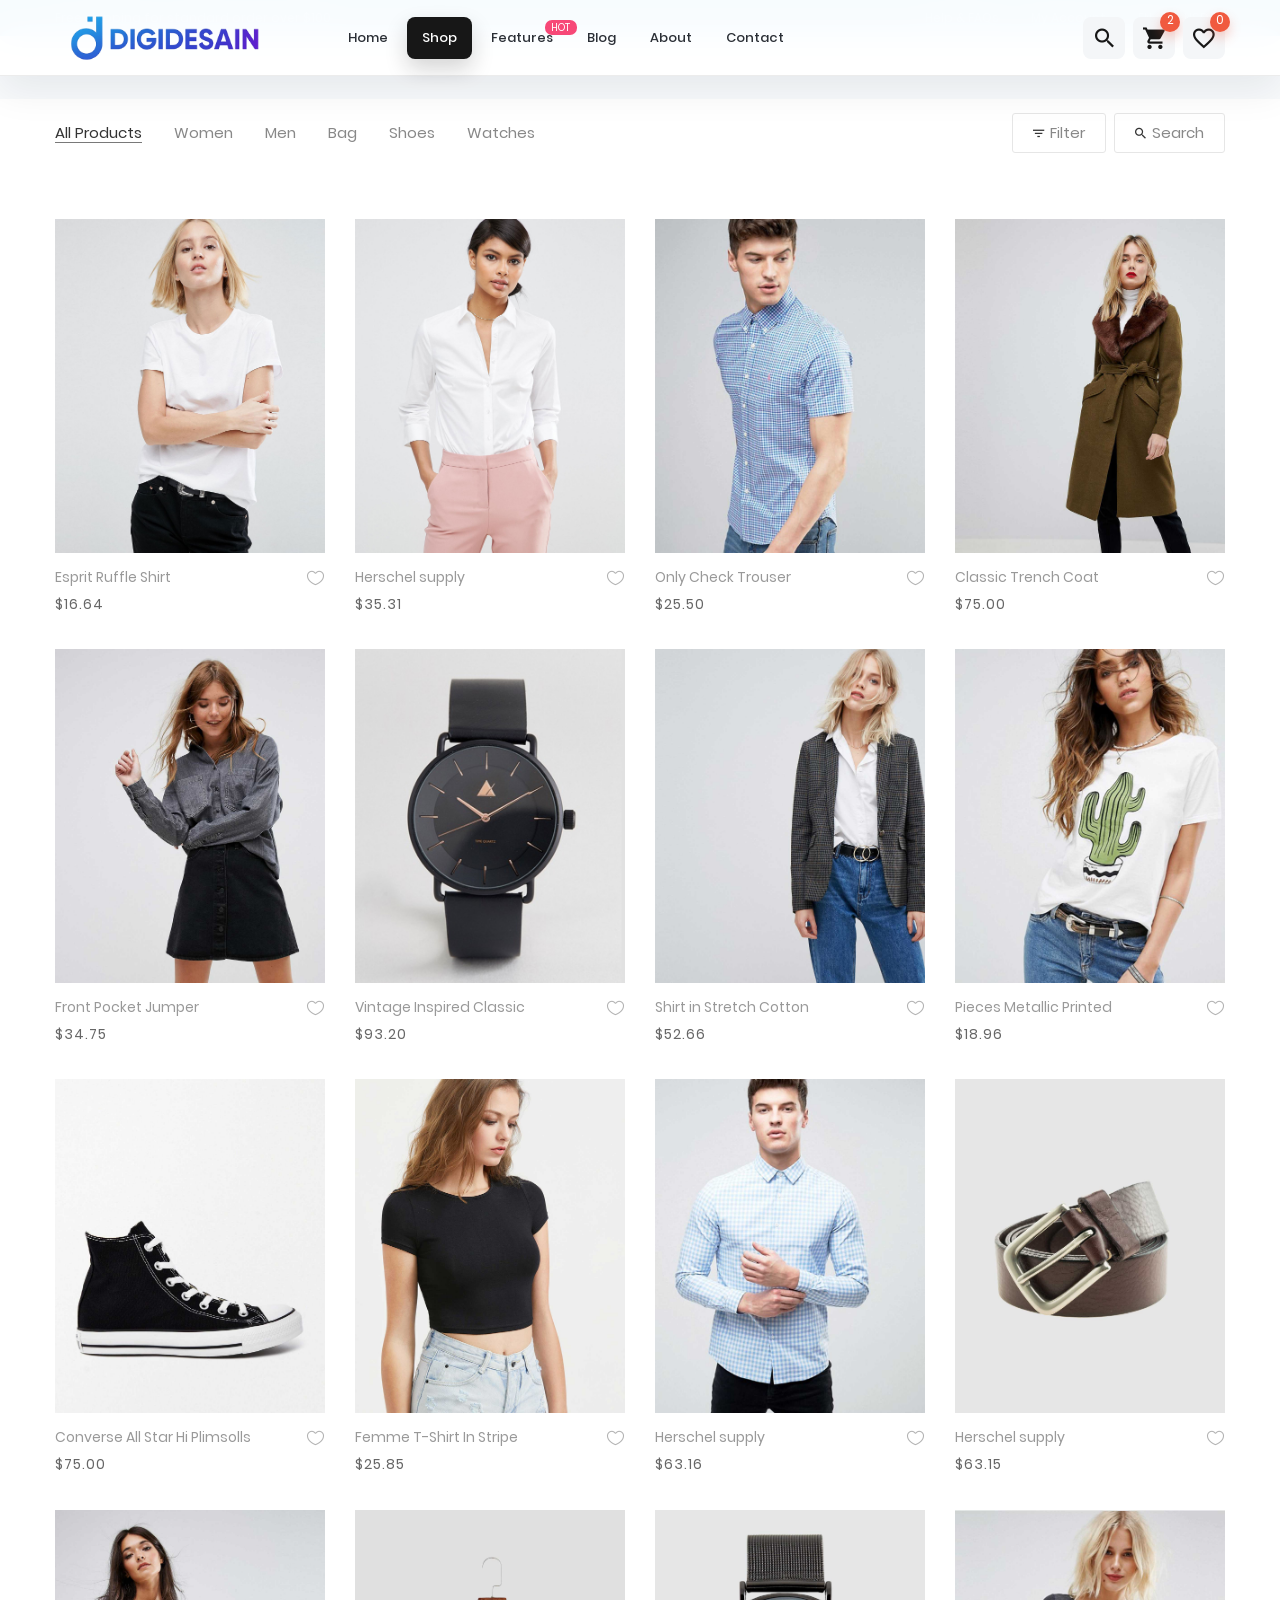
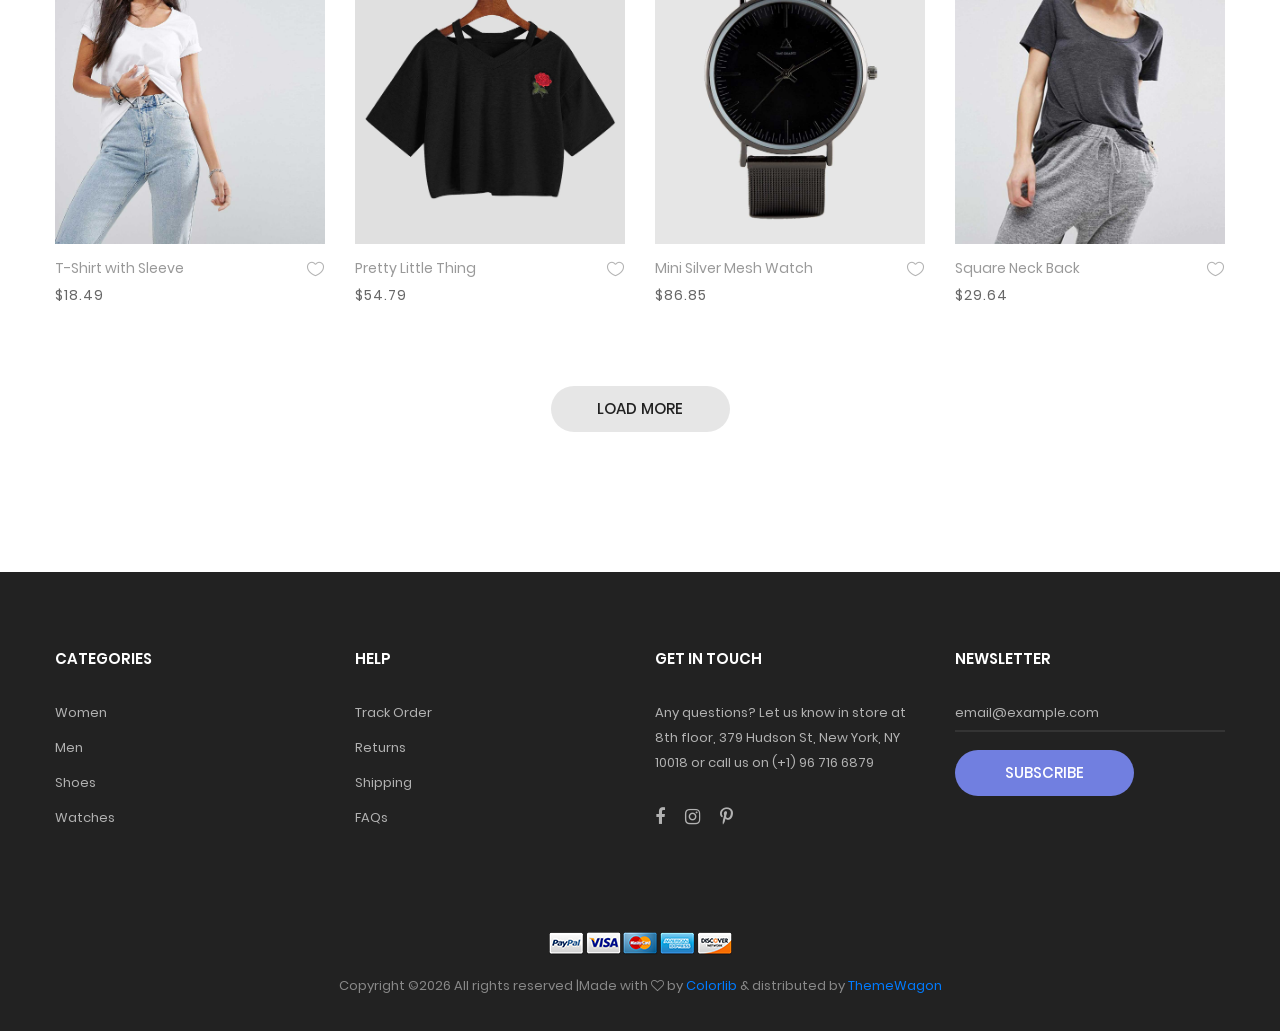
<file: product.html>
<!DOCTYPE html>
<html lang="en">
<head>
	<title>Product</title>
	<meta charset="UTF-8">
	<meta name="viewport" content="width=device-width, initial-scale=1">
<!--===============================================================================================-->	
	<link rel="icon" type="image/png" href="images/icons/favicon.png"/>
<!--===============================================================================================-->
	<link rel="stylesheet" type="text/css" href="vendor/bootstrap/css/bootstrap.min.css">
<!--===============================================================================================-->
	<link rel="stylesheet" type="text/css" href="fonts/font-awesome-4.7.0/css/font-awesome.min.css">
<!--===============================================================================================-->
	<link rel="stylesheet" type="text/css" href="fonts/iconic/css/material-design-iconic-font.min.css">
<!--===============================================================================================-->
	<link rel="stylesheet" type="text/css" href="fonts/linearicons-v1.0.0/icon-font.min.css">
<!--===============================================================================================-->
	<link rel="stylesheet" type="text/css" href="vendor/animate/animate.css">
<!--===============================================================================================-->	
	<link rel="stylesheet" type="text/css" href="vendor/css-hamburgers/hamburgers.min.css">
<!--===============================================================================================-->
	<link rel="stylesheet" type="text/css" href="vendor/animsition/css/animsition.min.css">
<!--===============================================================================================-->
	<link rel="stylesheet" type="text/css" href="vendor/select2/select2.min.css">
<!--===============================================================================================-->	
	<link rel="stylesheet" type="text/css" href="vendor/daterangepicker/daterangepicker.css">
<!--===============================================================================================-->
	<link rel="stylesheet" type="text/css" href="vendor/slick/slick.css">
<!--===============================================================================================-->
	<link rel="stylesheet" type="text/css" href="vendor/MagnificPopup/magnific-popup.css">
<!--===============================================================================================-->
	<link rel="stylesheet" type="text/css" href="vendor/perfect-scrollbar/perfect-scrollbar.css">
<!--===============================================================================================-->
	<link rel="stylesheet" type="text/css" href="css/util.css">
	<link rel="stylesheet" type="text/css" href="css/main.css">
<!--===============================================================================================-->
</head>
<body class="animsition">
	
	<!-- Header -->
	<header class="header-v4">
		<!-- Header desktop -->
		<div class="container-menu-desktop">
			<!-- Topbar -->
			<div class="top-bar">
				<div class="content-topbar flex-sb-m h-full container">
					<div class="left-top-bar">
						Free shipping for standard order over $100
					</div>

					<div class="right-top-bar flex-w h-full">
						<a href="#" class="flex-c-m trans-04 p-lr-25">
							Help & FAQs
						</a>

						<a href="#" class="flex-c-m trans-04 p-lr-25">
							My Account
						</a>

						<a href="#" class="flex-c-m trans-04 p-lr-25">
							EN
						</a>

						<a href="#" class="flex-c-m trans-04 p-lr-25">
							USD
						</a>
					</div>
				</div>
			</div>

			<div class="wrap-menu-desktop how-shadow1">
				<nav class="limiter-menu-desktop container">
					
					<!-- Logo desktop -->		
					<a href="#" class="logo">
						<img src="images/icons/logo-01.png" alt="IMG-LOGO">
					</a>

					<!-- Menu desktop -->
					<div class="menu-desktop">
						<ul class="main-menu">
							<li>
								<a href="index.html">Home</a>
								<ul class="sub-menu">
									<li><a href="index.html">Homepage 1</a></li>
									<li><a href="home-02.html">Homepage 2</a></li>
									<li><a href="home-03.html">Homepage 3</a></li>
								</ul>
							</li>

							<li class="active-menu">
								<a href="product.html">Shop</a>
							</li>

							<li class="label1" data-label1="hot">
								<a href="shoping-cart.html">Features</a>
							</li>

							<li>
								<a href="blog.html">Blog</a>
							</li>

							<li>
								<a href="about.html">About</a>
							</li>

							<li>
								<a href="contact.html">Contact</a>
							</li>
						</ul>
					</div>	

					<!-- Icon header -->
					<div class="wrap-icon-header flex-w flex-r-m">
						<div class="icon-header-item cl2 hov-cl1 trans-04 p-l-22 p-r-11 js-show-modal-search">
							<i class="zmdi zmdi-search"></i>
						</div>

						<div class="icon-header-item cl2 hov-cl1 trans-04 p-l-22 p-r-11 icon-header-noti js-show-cart" data-notify="2">
							<i class="zmdi zmdi-shopping-cart"></i>
						</div>

						<a href="#" class="icon-header-item cl2 hov-cl1 trans-04 p-l-22 p-r-11 icon-header-noti" data-notify="0">
							<i class="zmdi zmdi-favorite-outline"></i>
						</a>
					</div>
				</nav>
			</div>	
		</div>

		<!-- Header Mobile -->
		<div class="wrap-header-mobile">
			<!-- Logo moblie -->		
			<div class="logo-mobile">
				<a href="index.html"><img src="images/icons/logo-01.png" alt="IMG-LOGO"></a>
			</div>

			<!-- Icon header -->
			<div class="wrap-icon-header flex-w flex-r-m m-r-15">
				<div class="icon-header-item cl2 hov-cl1 trans-04 p-r-11 js-show-modal-search">
					<i class="zmdi zmdi-search"></i>
				</div>

				<div class="icon-header-item cl2 hov-cl1 trans-04 p-r-11 p-l-10 icon-header-noti js-show-cart" data-notify="2">
					<i class="zmdi zmdi-shopping-cart"></i>
				</div>

				<a href="#" class="dis-block icon-header-item cl2 hov-cl1 trans-04 p-r-11 p-l-10 icon-header-noti" data-notify="0">
					<i class="zmdi zmdi-favorite-outline"></i>
				</a>
			</div>

			<!-- Button show menu -->
			<div class="btn-show-menu-mobile hamburger hamburger--squeeze">
				<span class="hamburger-box">
					<span class="hamburger-inner"></span>
				</span>
			</div>
		</div>


		<!-- Menu Mobile -->
		<div class="menu-mobile">
			<ul class="topbar-mobile">
				<li>
					<div class="left-top-bar">
						Free shipping for standard order over $100
					</div>
				</li>

				<li>
					<div class="right-top-bar flex-w h-full">
						<a href="#" class="flex-c-m p-lr-10 trans-04">
							Help & FAQs
						</a>

						<a href="#" class="flex-c-m p-lr-10 trans-04">
							My Account
						</a>

						<a href="#" class="flex-c-m p-lr-10 trans-04">
							EN
						</a>

						<a href="#" class="flex-c-m p-lr-10 trans-04">
							USD
						</a>
					</div>
				</li>
			</ul>

			<ul class="main-menu-m">
				<li>
					<a href="index.html">Home</a>
					<ul class="sub-menu-m">
						<li><a href="index.html">Homepage 1</a></li>
						<li><a href="home-02.html">Homepage 2</a></li>
						<li><a href="home-03.html">Homepage 3</a></li>
					</ul>
					<span class="arrow-main-menu-m">
						<i class="fa fa-angle-right" aria-hidden="true"></i>
					</span>
				</li>

				<li>
					<a href="product.html">Shop</a>
				</li>

				<li>
					<a href="shoping-cart.html" class="label1 rs1" data-label1="hot">Features</a>
				</li>

				<li>
					<a href="blog.html">Blog</a>
				</li>

				<li>
					<a href="about.html">About</a>
				</li>

				<li>
					<a href="contact.html">Contact</a>
				</li>
			</ul>
		</div>

		<!-- Modal Search -->
		<div class="modal-search-header flex-c-m trans-04 js-hide-modal-search">
			<div class="container-search-header">
				<button class="flex-c-m btn-hide-modal-search trans-04 js-hide-modal-search">
					<img src="images/icons/icon-close2.png" alt="CLOSE">
				</button>

				<form class="wrap-search-header flex-w p-l-15">
					<button class="flex-c-m trans-04">
						<i class="zmdi zmdi-search"></i>
					</button>
					<input class="plh3" type="text" name="search" placeholder="Search...">
				</form>
			</div>
		</div>
	</header>

	<!-- Cart -->
	<div class="wrap-header-cart js-panel-cart">
		<div class="s-full js-hide-cart"></div>

		<div class="header-cart flex-col-l p-l-65 p-r-25">
			<div class="header-cart-title flex-w flex-sb-m p-b-8">
				<span class="mtext-103 cl2">
					Your Cart
				</span>

				<div class="fs-35 lh-10 cl2 p-lr-5 pointer hov-cl1 trans-04 js-hide-cart">
					<i class="zmdi zmdi-close"></i>
				</div>
			</div>
			
			<div class="header-cart-content flex-w js-pscroll">
				<ul class="header-cart-wrapitem w-full">
					<li class="header-cart-item flex-w flex-t m-b-12">
						<div class="header-cart-item-img">
							<img src="images/item-cart-01.jpg" alt="IMG">
						</div>

						<div class="header-cart-item-txt p-t-8">
							<a href="#" class="header-cart-item-name m-b-18 hov-cl1 trans-04">
								White Shirt Pleat
							</a>

							<span class="header-cart-item-info">
								1 x $19.00
							</span>
						</div>
					</li>

					<li class="header-cart-item flex-w flex-t m-b-12">
						<div class="header-cart-item-img">
							<img src="images/item-cart-02.jpg" alt="IMG">
						</div>

						<div class="header-cart-item-txt p-t-8">
							<a href="#" class="header-cart-item-name m-b-18 hov-cl1 trans-04">
								Converse All Star
							</a>

							<span class="header-cart-item-info">
								1 x $39.00
							</span>
						</div>
					</li>

					<li class="header-cart-item flex-w flex-t m-b-12">
						<div class="header-cart-item-img">
							<img src="images/item-cart-03.jpg" alt="IMG">
						</div>

						<div class="header-cart-item-txt p-t-8">
							<a href="#" class="header-cart-item-name m-b-18 hov-cl1 trans-04">
								Nixon Porter Leather
							</a>

							<span class="header-cart-item-info">
								1 x $17.00
							</span>
						</div>
					</li>
				</ul>
				
				<div class="w-full">
					<div class="header-cart-total w-full p-tb-40">
						Total: $75.00
					</div>

					<div class="header-cart-buttons flex-w w-full">
						<a href="shoping-cart.html" class="flex-c-m stext-101 cl0 size-107 bg3 bor2 hov-btn3 p-lr-15 trans-04 m-r-8 m-b-10">
							View Cart
						</a>

						<a href="shoping-cart.html" class="flex-c-m stext-101 cl0 size-107 bg3 bor2 hov-btn3 p-lr-15 trans-04 m-b-10">
							Check Out
						</a>
					</div>
				</div>
			</div>
		</div>
	</div>

	
	<!-- Product -->
	<div class="bg0 m-t-23 p-b-140">
		<div class="container">
			<div class="flex-w flex-sb-m p-b-52">
				<div class="flex-w flex-l-m filter-tope-group m-tb-10">
					<button class="stext-106 cl6 hov1 bor3 trans-04 m-r-32 m-tb-5 how-active1" data-filter="*">
						All Products
					</button>

					<button class="stext-106 cl6 hov1 bor3 trans-04 m-r-32 m-tb-5" data-filter=".women">
						Women
					</button>

					<button class="stext-106 cl6 hov1 bor3 trans-04 m-r-32 m-tb-5" data-filter=".men">
						Men
					</button>

					<button class="stext-106 cl6 hov1 bor3 trans-04 m-r-32 m-tb-5" data-filter=".bag">
						Bag
					</button>

					<button class="stext-106 cl6 hov1 bor3 trans-04 m-r-32 m-tb-5" data-filter=".shoes">
						Shoes
					</button>

					<button class="stext-106 cl6 hov1 bor3 trans-04 m-r-32 m-tb-5" data-filter=".watches">
						Watches
					</button>
				</div>

				<div class="flex-w flex-c-m m-tb-10">
					<div class="flex-c-m stext-106 cl6 size-104 bor4 pointer hov-btn3 trans-04 m-r-8 m-tb-4 js-show-filter">
						<i class="icon-filter cl2 m-r-6 fs-15 trans-04 zmdi zmdi-filter-list"></i>
						<i class="icon-close-filter cl2 m-r-6 fs-15 trans-04 zmdi zmdi-close dis-none"></i>
						 Filter
					</div>

					<div class="flex-c-m stext-106 cl6 size-105 bor4 pointer hov-btn3 trans-04 m-tb-4 js-show-search">
						<i class="icon-search cl2 m-r-6 fs-15 trans-04 zmdi zmdi-search"></i>
						<i class="icon-close-search cl2 m-r-6 fs-15 trans-04 zmdi zmdi-close dis-none"></i>
						Search
					</div>
				</div>
				
				<!-- Search product -->
				<div class="dis-none panel-search w-full p-t-10 p-b-15">
					<div class="bor8 dis-flex p-l-15">
						<button class="size-113 flex-c-m fs-16 cl2 hov-cl1 trans-04">
							<i class="zmdi zmdi-search"></i>
						</button>

						<input class="mtext-107 cl2 size-114 plh2 p-r-15" type="text" name="search-product" placeholder="Search">
					</div>	
				</div>

				<!-- Filter -->
				<div class="dis-none panel-filter w-full p-t-10">
					<div class="wrap-filter flex-w bg6 w-full p-lr-40 p-t-27 p-lr-15-sm">
						<div class="filter-col1 p-r-15 p-b-27">
							<div class="mtext-102 cl2 p-b-15">
								Sort By
							</div>

							<ul>
								<li class="p-b-6">
									<a href="#" class="filter-link stext-106 trans-04">
										Default
									</a>
								</li>

								<li class="p-b-6">
									<a href="#" class="filter-link stext-106 trans-04">
										Popularity
									</a>
								</li>

								<li class="p-b-6">
									<a href="#" class="filter-link stext-106 trans-04">
										Average rating
									</a>
								</li>

								<li class="p-b-6">
									<a href="#" class="filter-link stext-106 trans-04 filter-link-active">
										Newness
									</a>
								</li>

								<li class="p-b-6">
									<a href="#" class="filter-link stext-106 trans-04">
										Price: Low to High
									</a>
								</li>

								<li class="p-b-6">
									<a href="#" class="filter-link stext-106 trans-04">
										Price: High to Low
									</a>
								</li>
							</ul>
						</div>

						<div class="filter-col2 p-r-15 p-b-27">
							<div class="mtext-102 cl2 p-b-15">
								Price
							</div>

							<ul>
								<li class="p-b-6">
									<a href="#" class="filter-link stext-106 trans-04 filter-link-active">
										All
									</a>
								</li>

								<li class="p-b-6">
									<a href="#" class="filter-link stext-106 trans-04">
										$0.00 - $50.00
									</a>
								</li>

								<li class="p-b-6">
									<a href="#" class="filter-link stext-106 trans-04">
										$50.00 - $100.00
									</a>
								</li>

								<li class="p-b-6">
									<a href="#" class="filter-link stext-106 trans-04">
										$100.00 - $150.00
									</a>
								</li>

								<li class="p-b-6">
									<a href="#" class="filter-link stext-106 trans-04">
										$150.00 - $200.00
									</a>
								</li>

								<li class="p-b-6">
									<a href="#" class="filter-link stext-106 trans-04">
										$200.00+
									</a>
								</li>
							</ul>
						</div>

						<div class="filter-col3 p-r-15 p-b-27">
							<div class="mtext-102 cl2 p-b-15">
								Color
							</div>

							<ul>
								<li class="p-b-6">
									<span class="fs-15 lh-12 m-r-6" style="color: #222;">
										<i class="zmdi zmdi-circle"></i>
									</span>

									<a href="#" class="filter-link stext-106 trans-04">
										Black
									</a>
								</li>

								<li class="p-b-6">
									<span class="fs-15 lh-12 m-r-6" style="color: #4272d7;">
										<i class="zmdi zmdi-circle"></i>
									</span>

									<a href="#" class="filter-link stext-106 trans-04 filter-link-active">
										Blue
									</a>
								</li>

								<li class="p-b-6">
									<span class="fs-15 lh-12 m-r-6" style="color: #b3b3b3;">
										<i class="zmdi zmdi-circle"></i>
									</span>

									<a href="#" class="filter-link stext-106 trans-04">
										Grey
									</a>
								</li>

								<li class="p-b-6">
									<span class="fs-15 lh-12 m-r-6" style="color: #00ad5f;">
										<i class="zmdi zmdi-circle"></i>
									</span>

									<a href="#" class="filter-link stext-106 trans-04">
										Green
									</a>
								</li>

								<li class="p-b-6">
									<span class="fs-15 lh-12 m-r-6" style="color: #fa4251;">
										<i class="zmdi zmdi-circle"></i>
									</span>

									<a href="#" class="filter-link stext-106 trans-04">
										Red
									</a>
								</li>

								<li class="p-b-6">
									<span class="fs-15 lh-12 m-r-6" style="color: #aaa;">
										<i class="zmdi zmdi-circle-o"></i>
									</span>

									<a href="#" class="filter-link stext-106 trans-04">
										White
									</a>
								</li>
							</ul>
						</div>

						<div class="filter-col4 p-b-27">
							<div class="mtext-102 cl2 p-b-15">
								Tags
							</div>

							<div class="flex-w p-t-4 m-r--5">
								<a href="#" class="flex-c-m stext-107 cl6 size-301 bor7 p-lr-15 hov-tag1 trans-04 m-r-5 m-b-5">
									Fashion
								</a>

								<a href="#" class="flex-c-m stext-107 cl6 size-301 bor7 p-lr-15 hov-tag1 trans-04 m-r-5 m-b-5">
									Lifestyle
								</a>

								<a href="#" class="flex-c-m stext-107 cl6 size-301 bor7 p-lr-15 hov-tag1 trans-04 m-r-5 m-b-5">
									Denim
								</a>

								<a href="#" class="flex-c-m stext-107 cl6 size-301 bor7 p-lr-15 hov-tag1 trans-04 m-r-5 m-b-5">
									Streetstyle
								</a>

								<a href="#" class="flex-c-m stext-107 cl6 size-301 bor7 p-lr-15 hov-tag1 trans-04 m-r-5 m-b-5">
									Crafts
								</a>
							</div>
						</div>
					</div>
				</div>
			</div>

			<div class="row isotope-grid">
				<div class="col-sm-6 col-md-4 col-lg-3 p-b-35 isotope-item women">
					<!-- Block2 -->
					<div class="block2">
						<div class="block2-pic hov-img0">
							<img src="images/product-01.jpg" alt="IMG-PRODUCT">

							<a href="#" class="block2-btn flex-c-m stext-103 cl2 size-102 bg0 bor2 hov-btn1 p-lr-15 trans-04 js-show-modal1">
								Quick View
							</a>
						</div>

						<div class="block2-txt flex-w flex-t p-t-14">
							<div class="block2-txt-child1 flex-col-l ">
								<a href="product-detail.html" class="stext-104 cl4 hov-cl1 trans-04 js-name-b2 p-b-6">
									Esprit Ruffle Shirt
								</a>

								<span class="stext-105 cl3">
									$16.64
								</span>
							</div>

							<div class="block2-txt-child2 flex-r p-t-3">
								<a href="#" class="btn-addwish-b2 dis-block pos-relative js-addwish-b2">
									<img class="icon-heart1 dis-block trans-04" src="images/icons/icon-heart-01.png" alt="ICON">
									<img class="icon-heart2 dis-block trans-04 ab-t-l" src="images/icons/icon-heart-02.png" alt="ICON">
								</a>
							</div>
						</div>
					</div>
				</div>

				<div class="col-sm-6 col-md-4 col-lg-3 p-b-35 isotope-item women">
					<!-- Block2 -->
					<div class="block2">
						<div class="block2-pic hov-img0">
							<img src="images/product-02.jpg" alt="IMG-PRODUCT">

							<a href="#" class="block2-btn flex-c-m stext-103 cl2 size-102 bg0 bor2 hov-btn1 p-lr-15 trans-04 js-show-modal1">
								Quick View
							</a>
						</div>

						<div class="block2-txt flex-w flex-t p-t-14">
							<div class="block2-txt-child1 flex-col-l ">
								<a href="product-detail.html" class="stext-104 cl4 hov-cl1 trans-04 js-name-b2 p-b-6">
									Herschel supply
								</a>

								<span class="stext-105 cl3">
									$35.31
								</span>
							</div>

							<div class="block2-txt-child2 flex-r p-t-3">
								<a href="#" class="btn-addwish-b2 dis-block pos-relative js-addwish-b2">
									<img class="icon-heart1 dis-block trans-04" src="images/icons/icon-heart-01.png" alt="ICON">
									<img class="icon-heart2 dis-block trans-04 ab-t-l" src="images/icons/icon-heart-02.png" alt="ICON">
								</a>
							</div>
						</div>
					</div>
				</div>

				<div class="col-sm-6 col-md-4 col-lg-3 p-b-35 isotope-item men">
					<!-- Block2 -->
					<div class="block2">
						<div class="block2-pic hov-img0">
							<img src="images/product-03.jpg" alt="IMG-PRODUCT">

							<a href="#" class="block2-btn flex-c-m stext-103 cl2 size-102 bg0 bor2 hov-btn1 p-lr-15 trans-04 js-show-modal1">
								Quick View
							</a>
						</div>

						<div class="block2-txt flex-w flex-t p-t-14">
							<div class="block2-txt-child1 flex-col-l ">
								<a href="product-detail.html" class="stext-104 cl4 hov-cl1 trans-04 js-name-b2 p-b-6">
									Only Check Trouser
								</a>

								<span class="stext-105 cl3">
									$25.50
								</span>
							</div>

							<div class="block2-txt-child2 flex-r p-t-3">
								<a href="#" class="btn-addwish-b2 dis-block pos-relative js-addwish-b2">
									<img class="icon-heart1 dis-block trans-04" src="images/icons/icon-heart-01.png" alt="ICON">
									<img class="icon-heart2 dis-block trans-04 ab-t-l" src="images/icons/icon-heart-02.png" alt="ICON">
								</a>
							</div>
						</div>
					</div>
				</div>

				<div class="col-sm-6 col-md-4 col-lg-3 p-b-35 isotope-item women">
					<!-- Block2 -->
					<div class="block2">
						<div class="block2-pic hov-img0">
							<img src="images/product-04.jpg" alt="IMG-PRODUCT">

							<a href="#" class="block2-btn flex-c-m stext-103 cl2 size-102 bg0 bor2 hov-btn1 p-lr-15 trans-04 js-show-modal1">
								Quick View
							</a>
						</div>

						<div class="block2-txt flex-w flex-t p-t-14">
							<div class="block2-txt-child1 flex-col-l ">
								<a href="product-detail.html" class="stext-104 cl4 hov-cl1 trans-04 js-name-b2 p-b-6">
									Classic Trench Coat
								</a>

								<span class="stext-105 cl3">
									$75.00
								</span>
							</div>

							<div class="block2-txt-child2 flex-r p-t-3">
								<a href="#" class="btn-addwish-b2 dis-block pos-relative js-addwish-b2">
									<img class="icon-heart1 dis-block trans-04" src="images/icons/icon-heart-01.png" alt="ICON">
									<img class="icon-heart2 dis-block trans-04 ab-t-l" src="images/icons/icon-heart-02.png" alt="ICON">
								</a>
							</div>
						</div>
					</div>
				</div>

				<div class="col-sm-6 col-md-4 col-lg-3 p-b-35 isotope-item women">
					<!-- Block2 -->
					<div class="block2">
						<div class="block2-pic hov-img0">
							<img src="images/product-05.jpg" alt="IMG-PRODUCT">

							<a href="#" class="block2-btn flex-c-m stext-103 cl2 size-102 bg0 bor2 hov-btn1 p-lr-15 trans-04 js-show-modal1">
								Quick View
							</a>
						</div>

						<div class="block2-txt flex-w flex-t p-t-14">
							<div class="block2-txt-child1 flex-col-l ">
								<a href="product-detail.html" class="stext-104 cl4 hov-cl1 trans-04 js-name-b2 p-b-6">
									Front Pocket Jumper
								</a>

								<span class="stext-105 cl3">
									$34.75
								</span>
							</div>

							<div class="block2-txt-child2 flex-r p-t-3">
								<a href="#" class="btn-addwish-b2 dis-block pos-relative js-addwish-b2">
									<img class="icon-heart1 dis-block trans-04" src="images/icons/icon-heart-01.png" alt="ICON">
									<img class="icon-heart2 dis-block trans-04 ab-t-l" src="images/icons/icon-heart-02.png" alt="ICON">
								</a>
							</div>
						</div>
					</div>
				</div>

				<div class="col-sm-6 col-md-4 col-lg-3 p-b-35 isotope-item watches">
					<!-- Block2 -->
					<div class="block2">
						<div class="block2-pic hov-img0">
							<img src="images/product-06.jpg" alt="IMG-PRODUCT">

							<a href="#" class="block2-btn flex-c-m stext-103 cl2 size-102 bg0 bor2 hov-btn1 p-lr-15 trans-04 js-show-modal1">
								Quick View
							</a>
						</div>

						<div class="block2-txt flex-w flex-t p-t-14">
							<div class="block2-txt-child1 flex-col-l ">
								<a href="product-detail.html" class="stext-104 cl4 hov-cl1 trans-04 js-name-b2 p-b-6">
									Vintage Inspired Classic 
								</a>

								<span class="stext-105 cl3">
									$93.20
								</span>
							</div>

							<div class="block2-txt-child2 flex-r p-t-3">
								<a href="#" class="btn-addwish-b2 dis-block pos-relative js-addwish-b2">
									<img class="icon-heart1 dis-block trans-04" src="images/icons/icon-heart-01.png" alt="ICON">
									<img class="icon-heart2 dis-block trans-04 ab-t-l" src="images/icons/icon-heart-02.png" alt="ICON">
								</a>
							</div>
						</div>
					</div>
				</div>

				<div class="col-sm-6 col-md-4 col-lg-3 p-b-35 isotope-item women">
					<!-- Block2 -->
					<div class="block2">
						<div class="block2-pic hov-img0">
							<img src="images/product-07.jpg" alt="IMG-PRODUCT">

							<a href="#" class="block2-btn flex-c-m stext-103 cl2 size-102 bg0 bor2 hov-btn1 p-lr-15 trans-04 js-show-modal1">
								Quick View
							</a>
						</div>

						<div class="block2-txt flex-w flex-t p-t-14">
							<div class="block2-txt-child1 flex-col-l ">
								<a href="product-detail.html" class="stext-104 cl4 hov-cl1 trans-04 js-name-b2 p-b-6">
									Shirt in Stretch Cotton
								</a>

								<span class="stext-105 cl3">
									$52.66
								</span>
							</div>

							<div class="block2-txt-child2 flex-r p-t-3">
								<a href="#" class="btn-addwish-b2 dis-block pos-relative js-addwish-b2">
									<img class="icon-heart1 dis-block trans-04" src="images/icons/icon-heart-01.png" alt="ICON">
									<img class="icon-heart2 dis-block trans-04 ab-t-l" src="images/icons/icon-heart-02.png" alt="ICON">
								</a>
							</div>
						</div>
					</div>
				</div>

				<div class="col-sm-6 col-md-4 col-lg-3 p-b-35 isotope-item women">
					<!-- Block2 -->
					<div class="block2">
						<div class="block2-pic hov-img0">
							<img src="images/product-08.jpg" alt="IMG-PRODUCT">

							<a href="#" class="block2-btn flex-c-m stext-103 cl2 size-102 bg0 bor2 hov-btn1 p-lr-15 trans-04 js-show-modal1">
								Quick View
							</a>
						</div>

						<div class="block2-txt flex-w flex-t p-t-14">
							<div class="block2-txt-child1 flex-col-l ">
								<a href="product-detail.html" class="stext-104 cl4 hov-cl1 trans-04 js-name-b2 p-b-6">
									Pieces Metallic Printed
								</a>

								<span class="stext-105 cl3">
									$18.96
								</span>
							</div>

							<div class="block2-txt-child2 flex-r p-t-3">
								<a href="#" class="btn-addwish-b2 dis-block pos-relative js-addwish-b2">
									<img class="icon-heart1 dis-block trans-04" src="images/icons/icon-heart-01.png" alt="ICON">
									<img class="icon-heart2 dis-block trans-04 ab-t-l" src="images/icons/icon-heart-02.png" alt="ICON">
								</a>
							</div>
						</div>
					</div>
				</div>

				<div class="col-sm-6 col-md-4 col-lg-3 p-b-35 isotope-item shoes">
					<!-- Block2 -->
					<div class="block2">
						<div class="block2-pic hov-img0">
							<img src="images/product-09.jpg" alt="IMG-PRODUCT">

							<a href="#" class="block2-btn flex-c-m stext-103 cl2 size-102 bg0 bor2 hov-btn1 p-lr-15 trans-04 js-show-modal1">
								Quick View
							</a>
						</div>

						<div class="block2-txt flex-w flex-t p-t-14">
							<div class="block2-txt-child1 flex-col-l ">
								<a href="product-detail.html" class="stext-104 cl4 hov-cl1 trans-04 js-name-b2 p-b-6">
									Converse All Star Hi Plimsolls
								</a>

								<span class="stext-105 cl3">
									$75.00
								</span>
							</div>

							<div class="block2-txt-child2 flex-r p-t-3">
								<a href="#" class="btn-addwish-b2 dis-block pos-relative js-addwish-b2">
									<img class="icon-heart1 dis-block trans-04" src="images/icons/icon-heart-01.png" alt="ICON">
									<img class="icon-heart2 dis-block trans-04 ab-t-l" src="images/icons/icon-heart-02.png" alt="ICON">
								</a>
							</div>
						</div>
					</div>
				</div>

				<div class="col-sm-6 col-md-4 col-lg-3 p-b-35 isotope-item women">
					<!-- Block2 -->
					<div class="block2">
						<div class="block2-pic hov-img0">
							<img src="images/product-10.jpg" alt="IMG-PRODUCT">

							<a href="#" class="block2-btn flex-c-m stext-103 cl2 size-102 bg0 bor2 hov-btn1 p-lr-15 trans-04 js-show-modal1">
								Quick View
							</a>
						</div>

						<div class="block2-txt flex-w flex-t p-t-14">
							<div class="block2-txt-child1 flex-col-l ">
								<a href="product-detail.html" class="stext-104 cl4 hov-cl1 trans-04 js-name-b2 p-b-6">
									Femme T-Shirt In Stripe
								</a>

								<span class="stext-105 cl3">
									$25.85
								</span>
							</div>

							<div class="block2-txt-child2 flex-r p-t-3">
								<a href="#" class="btn-addwish-b2 dis-block pos-relative js-addwish-b2">
									<img class="icon-heart1 dis-block trans-04" src="images/icons/icon-heart-01.png" alt="ICON">
									<img class="icon-heart2 dis-block trans-04 ab-t-l" src="images/icons/icon-heart-02.png" alt="ICON">
								</a>
							</div>
						</div>
					</div>
				</div>

				<div class="col-sm-6 col-md-4 col-lg-3 p-b-35 isotope-item men">
					<!-- Block2 -->
					<div class="block2">
						<div class="block2-pic hov-img0">
							<img src="images/product-11.jpg" alt="IMG-PRODUCT">

							<a href="#" class="block2-btn flex-c-m stext-103 cl2 size-102 bg0 bor2 hov-btn1 p-lr-15 trans-04 js-show-modal1">
								Quick View
							</a>
						</div>

						<div class="block2-txt flex-w flex-t p-t-14">
							<div class="block2-txt-child1 flex-col-l ">
								<a href="product-detail.html" class="stext-104 cl4 hov-cl1 trans-04 js-name-b2 p-b-6">
									Herschel supply 
								</a>

								<span class="stext-105 cl3">
									$63.16
								</span>
							</div>

							<div class="block2-txt-child2 flex-r p-t-3">
								<a href="#" class="btn-addwish-b2 dis-block pos-relative js-addwish-b2">
									<img class="icon-heart1 dis-block trans-04" src="images/icons/icon-heart-01.png" alt="ICON">
									<img class="icon-heart2 dis-block trans-04 ab-t-l" src="images/icons/icon-heart-02.png" alt="ICON">
								</a>
							</div>
						</div>
					</div>
				</div>

				<div class="col-sm-6 col-md-4 col-lg-3 p-b-35 isotope-item men">
					<!-- Block2 -->
					<div class="block2">
						<div class="block2-pic hov-img0">
							<img src="images/product-12.jpg" alt="IMG-PRODUCT">

							<a href="#" class="block2-btn flex-c-m stext-103 cl2 size-102 bg0 bor2 hov-btn1 p-lr-15 trans-04 js-show-modal1">
								Quick View
							</a>
						</div>

						<div class="block2-txt flex-w flex-t p-t-14">
							<div class="block2-txt-child1 flex-col-l ">
								<a href="product-detail.html" class="stext-104 cl4 hov-cl1 trans-04 js-name-b2 p-b-6">
									Herschel supply
								</a>

								<span class="stext-105 cl3">
									$63.15
								</span>
							</div>

							<div class="block2-txt-child2 flex-r p-t-3">
								<a href="#" class="btn-addwish-b2 dis-block pos-relative js-addwish-b2">
									<img class="icon-heart1 dis-block trans-04" src="images/icons/icon-heart-01.png" alt="ICON">
									<img class="icon-heart2 dis-block trans-04 ab-t-l" src="images/icons/icon-heart-02.png" alt="ICON">
								</a>
							</div>
						</div>
					</div>
				</div>

				<div class="col-sm-6 col-md-4 col-lg-3 p-b-35 isotope-item women">
					<!-- Block2 -->
					<div class="block2">
						<div class="block2-pic hov-img0">
							<img src="images/product-13.jpg" alt="IMG-PRODUCT">

							<a href="#" class="block2-btn flex-c-m stext-103 cl2 size-102 bg0 bor2 hov-btn1 p-lr-15 trans-04 js-show-modal1">
								Quick View
							</a>
						</div>

						<div class="block2-txt flex-w flex-t p-t-14">
							<div class="block2-txt-child1 flex-col-l ">
								<a href="product-detail.html" class="stext-104 cl4 hov-cl1 trans-04 js-name-b2 p-b-6">
									T-Shirt with Sleeve
								</a>

								<span class="stext-105 cl3">
									$18.49
								</span>
							</div>

							<div class="block2-txt-child2 flex-r p-t-3">
								<a href="#" class="btn-addwish-b2 dis-block pos-relative js-addwish-b2">
									<img class="icon-heart1 dis-block trans-04" src="images/icons/icon-heart-01.png" alt="ICON">
									<img class="icon-heart2 dis-block trans-04 ab-t-l" src="images/icons/icon-heart-02.png" alt="ICON">
								</a>
							</div>
						</div>
					</div>
				</div>

				<div class="col-sm-6 col-md-4 col-lg-3 p-b-35 isotope-item women">
					<!-- Block2 -->
					<div class="block2">
						<div class="block2-pic hov-img0">
							<img src="images/product-14.jpg" alt="IMG-PRODUCT">

							<a href="#" class="block2-btn flex-c-m stext-103 cl2 size-102 bg0 bor2 hov-btn1 p-lr-15 trans-04 js-show-modal1">
								Quick View
							</a>
						</div>

						<div class="block2-txt flex-w flex-t p-t-14">
							<div class="block2-txt-child1 flex-col-l ">
								<a href="product-detail.html" class="stext-104 cl4 hov-cl1 trans-04 js-name-b2 p-b-6">
									Pretty Little Thing
								</a>

								<span class="stext-105 cl3">
									$54.79
								</span>
							</div>

							<div class="block2-txt-child2 flex-r p-t-3">
								<a href="#" class="btn-addwish-b2 dis-block pos-relative js-addwish-b2">
									<img class="icon-heart1 dis-block trans-04" src="images/icons/icon-heart-01.png" alt="ICON">
									<img class="icon-heart2 dis-block trans-04 ab-t-l" src="images/icons/icon-heart-02.png" alt="ICON">
								</a>
							</div>
						</div>
					</div>
				</div>

				<div class="col-sm-6 col-md-4 col-lg-3 p-b-35 isotope-item watches">
					<!-- Block2 -->
					<div class="block2">
						<div class="block2-pic hov-img0">
							<img src="images/product-15.jpg" alt="IMG-PRODUCT">

							<a href="#" class="block2-btn flex-c-m stext-103 cl2 size-102 bg0 bor2 hov-btn1 p-lr-15 trans-04 js-show-modal1">
								Quick View
							</a>
						</div>

						<div class="block2-txt flex-w flex-t p-t-14">
							<div class="block2-txt-child1 flex-col-l ">
								<a href="product-detail.html" class="stext-104 cl4 hov-cl1 trans-04 js-name-b2 p-b-6">
									Mini Silver Mesh Watch
								</a>

								<span class="stext-105 cl3">
									$86.85
								</span>
							</div>

							<div class="block2-txt-child2 flex-r p-t-3">
								<a href="#" class="btn-addwish-b2 dis-block pos-relative js-addwish-b2">
									<img class="icon-heart1 dis-block trans-04" src="images/icons/icon-heart-01.png" alt="ICON">
									<img class="icon-heart2 dis-block trans-04 ab-t-l" src="images/icons/icon-heart-02.png" alt="ICON">
								</a>
							</div>
						</div>
					</div>
				</div>

				<div class="col-sm-6 col-md-4 col-lg-3 p-b-35 isotope-item women">
					<!-- Block2 -->
					<div class="block2">
						<div class="block2-pic hov-img0">
							<img src="images/product-16.jpg" alt="IMG-PRODUCT">

							<a href="#" class="block2-btn flex-c-m stext-103 cl2 size-102 bg0 bor2 hov-btn1 p-lr-15 trans-04 js-show-modal1">
								Quick View
							</a>
						</div>

						<div class="block2-txt flex-w flex-t p-t-14">
							<div class="block2-txt-child1 flex-col-l ">
								<a href="product-detail.html" class="stext-104 cl4 hov-cl1 trans-04 js-name-b2 p-b-6">
									Square Neck Back
								</a>

								<span class="stext-105 cl3">
									$29.64
								</span>
							</div>

							<div class="block2-txt-child2 flex-r p-t-3">
								<a href="#" class="btn-addwish-b2 dis-block pos-relative js-addwish-b2">
									<img class="icon-heart1 dis-block trans-04" src="images/icons/icon-heart-01.png" alt="ICON">
									<img class="icon-heart2 dis-block trans-04 ab-t-l" src="images/icons/icon-heart-02.png" alt="ICON">
								</a>
							</div>
						</div>
					</div>
				</div>
			</div>

			<!-- Load more -->
			<div class="flex-c-m flex-w w-full p-t-45">
				<a href="#" class="flex-c-m stext-101 cl5 size-103 bg2 bor1 hov-btn1 p-lr-15 trans-04">
					Load More
				</a>
			</div>
		</div>
	</div>
		

	<!-- Footer -->
	<footer class="bg3 p-t-75 p-b-32">
		<div class="container">
			<div class="row">
				<div class="col-sm-6 col-lg-3 p-b-50">
					<h4 class="stext-301 cl0 p-b-30">
						Categories
					</h4>

					<ul>
						<li class="p-b-10">
							<a href="#" class="stext-107 cl7 hov-cl1 trans-04">
								Women
							</a>
						</li>

						<li class="p-b-10">
							<a href="#" class="stext-107 cl7 hov-cl1 trans-04">
								Men
							</a>
						</li>

						<li class="p-b-10">
							<a href="#" class="stext-107 cl7 hov-cl1 trans-04">
								Shoes
							</a>
						</li>

						<li class="p-b-10">
							<a href="#" class="stext-107 cl7 hov-cl1 trans-04">
								Watches
							</a>
						</li>
					</ul>
				</div>

				<div class="col-sm-6 col-lg-3 p-b-50">
					<h4 class="stext-301 cl0 p-b-30">
						Help
					</h4>

					<ul>
						<li class="p-b-10">
							<a href="#" class="stext-107 cl7 hov-cl1 trans-04">
								Track Order
							</a>
						</li>

						<li class="p-b-10">
							<a href="#" class="stext-107 cl7 hov-cl1 trans-04">
								Returns 
							</a>
						</li>

						<li class="p-b-10">
							<a href="#" class="stext-107 cl7 hov-cl1 trans-04">
								Shipping
							</a>
						</li>

						<li class="p-b-10">
							<a href="#" class="stext-107 cl7 hov-cl1 trans-04">
								FAQs
							</a>
						</li>
					</ul>
				</div>

				<div class="col-sm-6 col-lg-3 p-b-50">
					<h4 class="stext-301 cl0 p-b-30">
						GET IN TOUCH
					</h4>

					<p class="stext-107 cl7 size-201">
						Any questions? Let us know in store at 8th floor, 379 Hudson St, New York, NY 10018 or call us on (+1) 96 716 6879
					</p>

					<div class="p-t-27">
						<a href="#" class="fs-18 cl7 hov-cl1 trans-04 m-r-16">
							<i class="fa fa-facebook"></i>
						</a>

						<a href="#" class="fs-18 cl7 hov-cl1 trans-04 m-r-16">
							<i class="fa fa-instagram"></i>
						</a>

						<a href="#" class="fs-18 cl7 hov-cl1 trans-04 m-r-16">
							<i class="fa fa-pinterest-p"></i>
						</a>
					</div>
				</div>

				<div class="col-sm-6 col-lg-3 p-b-50">
					<h4 class="stext-301 cl0 p-b-30">
						Newsletter
					</h4>

					<form>
						<div class="wrap-input1 w-full p-b-4">
							<input class="input1 bg-none plh1 stext-107 cl7" type="text" name="email" placeholder="email@example.com">
							<div class="focus-input1 trans-04"></div>
						</div>

						<div class="p-t-18">
							<button class="flex-c-m stext-101 cl0 size-103 bg1 bor1 hov-btn2 p-lr-15 trans-04">
								Subscribe
							</button>
						</div>
					</form>
				</div>
			</div>

			<div class="p-t-40">
				<div class="flex-c-m flex-w p-b-18">
					<a href="#" class="m-all-1">
						<img src="images/icons/icon-pay-01.png" alt="ICON-PAY">
					</a>

					<a href="#" class="m-all-1">
						<img src="images/icons/icon-pay-02.png" alt="ICON-PAY">
					</a>

					<a href="#" class="m-all-1">
						<img src="images/icons/icon-pay-03.png" alt="ICON-PAY">
					</a>

					<a href="#" class="m-all-1">
						<img src="images/icons/icon-pay-04.png" alt="ICON-PAY">
					</a>

					<a href="#" class="m-all-1">
						<img src="images/icons/icon-pay-05.png" alt="ICON-PAY">
					</a>
				</div>

				<p class="stext-107 cl6 txt-center">
					<!-- Link back to Colorlib can't be removed. Template is licensed under CC BY 3.0. -->
Copyright &copy;<script>document.write(new Date().getFullYear());</script> All rights reserved |Made with <i class="fa fa-heart-o" aria-hidden="true"></i> by <a href="https://colorlib.com" target="_blank">Colorlib</a> &amp; distributed by <a href="https://themewagon.com" target="_blank">ThemeWagon</a>
<!-- Link back to Colorlib can't be removed. Template is licensed under CC BY 3.0. -->

				</p>
			</div>
		</div>
	</footer>


	<!-- Back to top -->
	<div class="btn-back-to-top" id="myBtn">
		<span class="symbol-btn-back-to-top">
			<i class="zmdi zmdi-chevron-up"></i>
		</span>
	</div>

	<!-- Modal1 -->
	<div class="wrap-modal1 js-modal1 p-t-60 p-b-20">
		<div class="overlay-modal1 js-hide-modal1"></div>

		<div class="container">
			<div class="bg0 p-t-60 p-b-30 p-lr-15-lg how-pos3-parent">
				<button class="how-pos3 hov3 trans-04 js-hide-modal1">
					<img src="images/icons/icon-close.png" alt="CLOSE">
				</button>

				<div class="row">
					<div class="col-md-6 col-lg-7 p-b-30">
						<div class="p-l-25 p-r-30 p-lr-0-lg">
							<div class="wrap-slick3 flex-sb flex-w">
								<div class="wrap-slick3-dots"></div>
								<div class="wrap-slick3-arrows flex-sb-m flex-w"></div>

								<div class="slick3 gallery-lb">
									<div class="item-slick3" data-thumb="images/product-detail-01.jpg">
										<div class="wrap-pic-w pos-relative">
											<img src="images/product-detail-01.jpg" alt="IMG-PRODUCT">

											<a class="flex-c-m size-108 how-pos1 bor0 fs-16 cl10 bg0 hov-btn3 trans-04" href="images/product-detail-01.jpg">
												<i class="fa fa-expand"></i>
											</a>
										</div>
									</div>

									<div class="item-slick3" data-thumb="images/product-detail-02.jpg">
										<div class="wrap-pic-w pos-relative">
											<img src="images/product-detail-02.jpg" alt="IMG-PRODUCT">

											<a class="flex-c-m size-108 how-pos1 bor0 fs-16 cl10 bg0 hov-btn3 trans-04" href="images/product-detail-02.jpg">
												<i class="fa fa-expand"></i>
											</a>
										</div>
									</div>

									<div class="item-slick3" data-thumb="images/product-detail-03.jpg">
										<div class="wrap-pic-w pos-relative">
											<img src="images/product-detail-03.jpg" alt="IMG-PRODUCT">

											<a class="flex-c-m size-108 how-pos1 bor0 fs-16 cl10 bg0 hov-btn3 trans-04" href="images/product-detail-03.jpg">
												<i class="fa fa-expand"></i>
											</a>
										</div>
									</div>
								</div>
							</div>
						</div>
					</div>
					
					<div class="col-md-6 col-lg-5 p-b-30">
						<div class="p-r-50 p-t-5 p-lr-0-lg">
							<h4 class="mtext-105 cl2 js-name-detail p-b-14">
								Lightweight Jacket
							</h4>

							<span class="mtext-106 cl2">
								$58.79
							</span>

							<p class="stext-102 cl3 p-t-23">
								Nulla eget sem vitae eros pharetra viverra. Nam vitae luctus ligula. Mauris consequat ornare feugiat.
							</p>
							
							<!--  -->
							<div class="p-t-33">
								<div class="flex-w flex-r-m p-b-10">
									<div class="size-203 flex-c-m respon6">
										Size
									</div>

									<div class="size-204 respon6-next">
										<div class="rs1-select2 bor8 bg0">
											<select class="js-select2" name="time">
												<option>Choose an option</option>
												<option>Size S</option>
												<option>Size M</option>
												<option>Size L</option>
												<option>Size XL</option>
											</select>
											<div class="dropDownSelect2"></div>
										</div>
									</div>
								</div>

								<div class="flex-w flex-r-m p-b-10">
									<div class="size-203 flex-c-m respon6">
										Color
									</div>

									<div class="size-204 respon6-next">
										<div class="rs1-select2 bor8 bg0">
											<select class="js-select2" name="time">
												<option>Choose an option</option>
												<option>Red</option>
												<option>Blue</option>
												<option>White</option>
												<option>Grey</option>
											</select>
											<div class="dropDownSelect2"></div>
										</div>
									</div>
								</div>

								<div class="flex-w flex-r-m p-b-10">
									<div class="size-204 flex-w flex-m respon6-next">
										<div class="wrap-num-product flex-w m-r-20 m-tb-10">
											<div class="btn-num-product-down cl8 hov-btn3 trans-04 flex-c-m">
												<i class="fs-16 zmdi zmdi-minus"></i>
											</div>

											<input class="mtext-104 cl3 txt-center num-product" type="number" name="num-product" value="1">

											<div class="btn-num-product-up cl8 hov-btn3 trans-04 flex-c-m">
												<i class="fs-16 zmdi zmdi-plus"></i>
											</div>
										</div>

										<button class="flex-c-m stext-101 cl0 size-101 bg1 bor1 hov-btn1 p-lr-15 trans-04 js-addcart-detail">
											Add to cart
										</button>
									</div>
								</div>	
							</div>

							<!--  -->
							<div class="flex-w flex-m p-l-100 p-t-40 respon7">
								<div class="flex-m bor9 p-r-10 m-r-11">
									<a href="#" class="fs-14 cl3 hov-cl1 trans-04 lh-10 p-lr-5 p-tb-2 js-addwish-detail tooltip100" data-tooltip="Add to Wishlist">
										<i class="zmdi zmdi-favorite"></i>
									</a>
								</div>

								<a href="#" class="fs-14 cl3 hov-cl1 trans-04 lh-10 p-lr-5 p-tb-2 m-r-8 tooltip100" data-tooltip="Facebook">
									<i class="fa fa-facebook"></i>
								</a>

								<a href="#" class="fs-14 cl3 hov-cl1 trans-04 lh-10 p-lr-5 p-tb-2 m-r-8 tooltip100" data-tooltip="Twitter">
									<i class="fa fa-twitter"></i>
								</a>

								<a href="#" class="fs-14 cl3 hov-cl1 trans-04 lh-10 p-lr-5 p-tb-2 m-r-8 tooltip100" data-tooltip="Google Plus">
									<i class="fa fa-google-plus"></i>
								</a>
							</div>
						</div>
					</div>
				</div>
			</div>
		</div>
	</div>

<!--===============================================================================================-->	
	<script src="vendor/jquery/jquery-3.2.1.min.js"></script>
<!--===============================================================================================-->
	<script src="vendor/animsition/js/animsition.min.js"></script>
<!--===============================================================================================-->
	<script src="vendor/bootstrap/js/popper.js"></script>
	<script src="vendor/bootstrap/js/bootstrap.min.js"></script>
<!--===============================================================================================-->
	<script src="vendor/select2/select2.min.js"></script>
	<script>
		$(".js-select2").each(function(){
			$(this).select2({
				minimumResultsForSearch: 20,
				dropdownParent: $(this).next('.dropDownSelect2')
			});
		})
	</script>
<!--===============================================================================================-->
	<script src="vendor/daterangepicker/moment.min.js"></script>
	<script src="vendor/daterangepicker/daterangepicker.js"></script>
<!--===============================================================================================-->
	<script src="vendor/slick/slick.min.js"></script>
	<script src="js/slick-custom.js"></script>
<!--===============================================================================================-->
	<script src="vendor/parallax100/parallax100.js"></script>
	<script>
        $('.parallax100').parallax100();
	</script>
<!--===============================================================================================-->
	<script src="vendor/MagnificPopup/jquery.magnific-popup.min.js"></script>
	<script>
		$('.gallery-lb').each(function() { // the containers for all your galleries
			$(this).magnificPopup({
		        delegate: 'a', // the selector for gallery item
		        type: 'image',
		        gallery: {
		        	enabled:true
		        },
		        mainClass: 'mfp-fade'
		    });
		});
	</script>
<!--===============================================================================================-->
	<script src="vendor/isotope/isotope.pkgd.min.js"></script>
<!--===============================================================================================-->
	<script src="vendor/sweetalert/sweetalert.min.js"></script>
	<script>
		$('.js-addwish-b2, .js-addwish-detail').on('click', function(e){
			e.preventDefault();
		});

		$('.js-addwish-b2').each(function(){
			var nameProduct = $(this).parent().parent().find('.js-name-b2').html();
			$(this).on('click', function(){
				swal(nameProduct, "is added to wishlist !", "success");

				$(this).addClass('js-addedwish-b2');
				$(this).off('click');
			});
		});

		$('.js-addwish-detail').each(function(){
			var nameProduct = $(this).parent().parent().parent().find('.js-name-detail').html();

			$(this).on('click', function(){
				swal(nameProduct, "is added to wishlist !", "success");

				$(this).addClass('js-addedwish-detail');
				$(this).off('click');
			});
		});

		/*---------------------------------------------*/

		$('.js-addcart-detail').each(function(){
			var nameProduct = $(this).parent().parent().parent().parent().find('.js-name-detail').html();
			$(this).on('click', function(){
				swal(nameProduct, "is added to cart !", "success");
			});
		});
	
	</script>
<!--===============================================================================================-->
	<script src="vendor/perfect-scrollbar/perfect-scrollbar.min.js"></script>
	<script>
		$('.js-pscroll').each(function(){
			$(this).css('position','relative');
			$(this).css('overflow','hidden');
			var ps = new PerfectScrollbar(this, {
				wheelSpeed: 1,
				scrollingThreshold: 1000,
				wheelPropagation: false,
			});

			$(window).on('resize', function(){
				ps.update();
			})
		});
	</script>
<!--===============================================================================================-->
	<script src="js/main.js"></script>

</body>
</html>
</file>
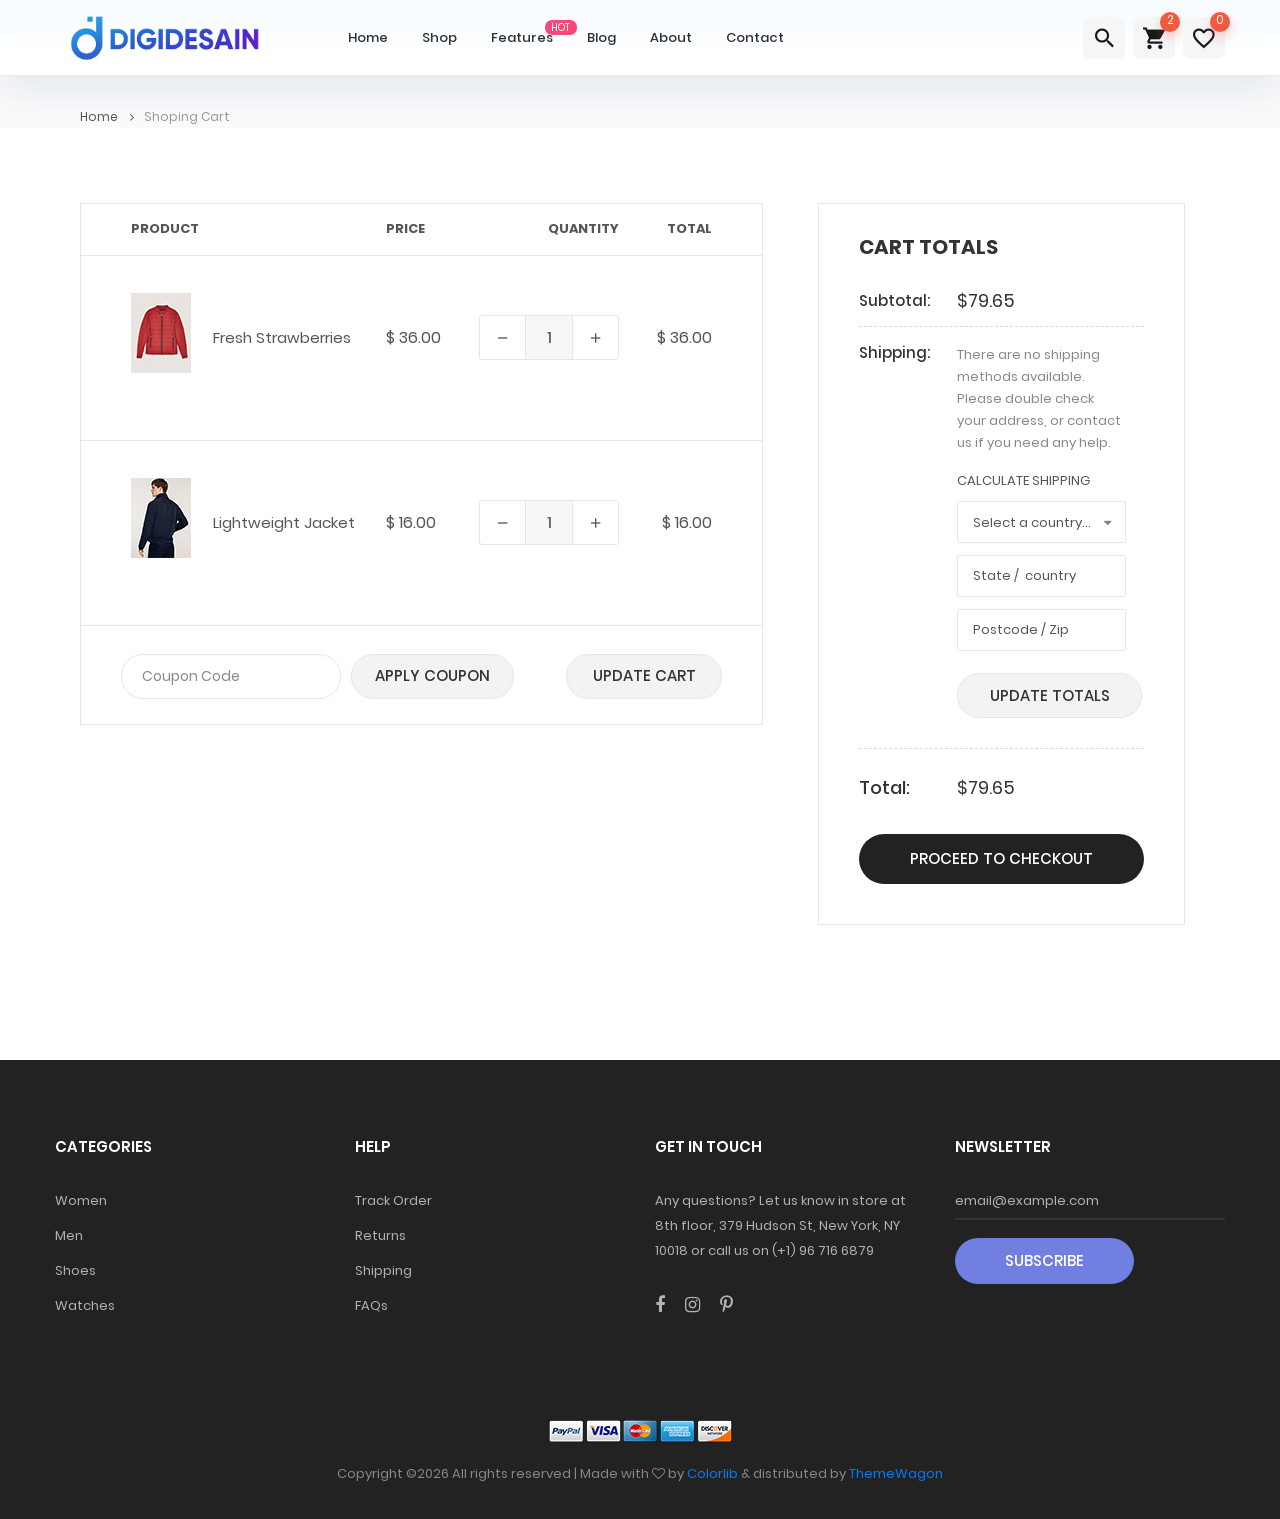
<file: shoping-cart.html>
<!DOCTYPE html>
<html lang="en">
<head>
	<title>Shoping Cart</title>
	<meta charset="UTF-8">
	<meta name="viewport" content="width=device-width, initial-scale=1">
<!--===============================================================================================-->	
	<link rel="icon" type="image/png" href="images/icons/favicon.png"/>
<!--===============================================================================================-->
	<link rel="stylesheet" type="text/css" href="vendor/bootstrap/css/bootstrap.min.css">
<!--===============================================================================================-->
	<link rel="stylesheet" type="text/css" href="fonts/font-awesome-4.7.0/css/font-awesome.min.css">
<!--===============================================================================================-->
	<link rel="stylesheet" type="text/css" href="fonts/iconic/css/material-design-iconic-font.min.css">
<!--===============================================================================================-->
	<link rel="stylesheet" type="text/css" href="fonts/linearicons-v1.0.0/icon-font.min.css">
<!--===============================================================================================-->
	<link rel="stylesheet" type="text/css" href="vendor/animate/animate.css">
<!--===============================================================================================-->	
	<link rel="stylesheet" type="text/css" href="vendor/css-hamburgers/hamburgers.min.css">
<!--===============================================================================================-->
	<link rel="stylesheet" type="text/css" href="vendor/animsition/css/animsition.min.css">
<!--===============================================================================================-->
	<link rel="stylesheet" type="text/css" href="vendor/select2/select2.min.css">
<!--===============================================================================================-->
	<link rel="stylesheet" type="text/css" href="vendor/perfect-scrollbar/perfect-scrollbar.css">
<!--===============================================================================================-->
	<link rel="stylesheet" type="text/css" href="css/util.css">
	<link rel="stylesheet" type="text/css" href="css/main.css">
<!--===============================================================================================-->
</head>
<body class="animsition">
	
	<!-- Header -->
	<header class="header-v4">
		<!-- Header desktop -->
		<div class="container-menu-desktop">
			<!-- Topbar -->
			<div class="top-bar">
				<div class="content-topbar flex-sb-m h-full container">
					<div class="left-top-bar">
						Free shipping for standard order over $100
					</div>

					<div class="right-top-bar flex-w h-full">
						<a href="#" class="flex-c-m trans-04 p-lr-25">
							Help & FAQs
						</a>

						<a href="#" class="flex-c-m trans-04 p-lr-25">
							My Account
						</a>

						<a href="#" class="flex-c-m trans-04 p-lr-25">
							EN
						</a>

						<a href="#" class="flex-c-m trans-04 p-lr-25">
							USD
						</a>
					</div>
				</div>
			</div>

			<div class="wrap-menu-desktop how-shadow1">
				<nav class="limiter-menu-desktop container">
					
					<!-- Logo desktop -->		
					<a href="#" class="logo">
						<img src="images/icons/logo-01.png" alt="IMG-LOGO">
					</a>

					<!-- Menu desktop -->
					<div class="menu-desktop">
						<ul class="main-menu">
							<li>
								<a href="index.html">Home</a>
								<ul class="sub-menu">
									<li><a href="index.html">Homepage 1</a></li>
									<li><a href="home-02.html">Homepage 2</a></li>
									<li><a href="home-03.html">Homepage 3</a></li>
								</ul>
							</li>

							<li>
								<a href="product.html">Shop</a>
							</li>

							<li class="label1" data-label1="hot">
								<a href="shoping-cart.html">Features</a>
							</li>

							<li>
								<a href="blog.html">Blog</a>
							</li>

							<li>
								<a href="about.html">About</a>
							</li>

							<li>
								<a href="contact.html">Contact</a>
							</li>
						</ul>
					</div>	

					<!-- Icon header -->
					<div class="wrap-icon-header flex-w flex-r-m">
						<div class="icon-header-item cl2 hov-cl1 trans-04 p-l-22 p-r-11 js-show-modal-search">
							<i class="zmdi zmdi-search"></i>
						</div>

						<div class="icon-header-item cl2 hov-cl1 trans-04 p-l-22 p-r-11 icon-header-noti js-show-cart" data-notify="2">
							<i class="zmdi zmdi-shopping-cart"></i>
						</div>

						<a href="#" class="icon-header-item cl2 hov-cl1 trans-04 p-l-22 p-r-11 icon-header-noti" data-notify="0">
							<i class="zmdi zmdi-favorite-outline"></i>
						</a>
					</div>
				</nav>
			</div>	
		</div>

		<!-- Header Mobile -->
		<div class="wrap-header-mobile">
			<!-- Logo moblie -->		
			<div class="logo-mobile">
				<a href="index.html"><img src="images/icons/logo-01.png" alt="IMG-LOGO"></a>
			</div>

			<!-- Icon header -->
			<div class="wrap-icon-header flex-w flex-r-m m-r-15">
				<div class="icon-header-item cl2 hov-cl1 trans-04 p-r-11 js-show-modal-search">
					<i class="zmdi zmdi-search"></i>
				</div>

				<div class="icon-header-item cl2 hov-cl1 trans-04 p-r-11 p-l-10 icon-header-noti js-show-cart" data-notify="2">
					<i class="zmdi zmdi-shopping-cart"></i>
				</div>

				<a href="#" class="dis-block icon-header-item cl2 hov-cl1 trans-04 p-r-11 p-l-10 icon-header-noti" data-notify="0">
					<i class="zmdi zmdi-favorite-outline"></i>
				</a>
			</div>

			<!-- Button show menu -->
			<div class="btn-show-menu-mobile hamburger hamburger--squeeze">
				<span class="hamburger-box">
					<span class="hamburger-inner"></span>
				</span>
			</div>
		</div>


		<!-- Menu Mobile -->
		<div class="menu-mobile">
			<ul class="topbar-mobile">
				<li>
					<div class="left-top-bar">
						Free shipping for standard order over $100
					</div>
				</li>

				<li>
					<div class="right-top-bar flex-w h-full">
						<a href="#" class="flex-c-m p-lr-10 trans-04">
							Help & FAQs
						</a>

						<a href="#" class="flex-c-m p-lr-10 trans-04">
							My Account
						</a>

						<a href="#" class="flex-c-m p-lr-10 trans-04">
							EN
						</a>

						<a href="#" class="flex-c-m p-lr-10 trans-04">
							USD
						</a>
					</div>
				</li>
			</ul>

			<ul class="main-menu-m">
				<li>
					<a href="index.html">Home</a>
					<ul class="sub-menu-m">
						<li><a href="index.html">Homepage 1</a></li>
						<li><a href="home-02.html">Homepage 2</a></li>
						<li><a href="home-03.html">Homepage 3</a></li>
					</ul>
					<span class="arrow-main-menu-m">
						<i class="fa fa-angle-right" aria-hidden="true"></i>
					</span>
				</li>

				<li>
					<a href="product.html">Shop</a>
				</li>

				<li>
					<a href="shoping-cart.html" class="label1 rs1" data-label1="hot">Features</a>
				</li>

				<li>
					<a href="blog.html">Blog</a>
				</li>

				<li>
					<a href="about.html">About</a>
				</li>

				<li>
					<a href="contact.html">Contact</a>
				</li>
			</ul>
		</div>

		<!-- Modal Search -->
		<div class="modal-search-header flex-c-m trans-04 js-hide-modal-search">
			<div class="container-search-header">
				<button class="flex-c-m btn-hide-modal-search trans-04 js-hide-modal-search">
					<img src="images/icons/icon-close2.png" alt="CLOSE">
				</button>

				<form class="wrap-search-header flex-w p-l-15">
					<button class="flex-c-m trans-04">
						<i class="zmdi zmdi-search"></i>
					</button>
					<input class="plh3" type="text" name="search" placeholder="Search...">
				</form>
			</div>
		</div>
	</header>

	<!-- Cart -->
	<div class="wrap-header-cart js-panel-cart">
		<div class="s-full js-hide-cart"></div>

		<div class="header-cart flex-col-l p-l-65 p-r-25">
			<div class="header-cart-title flex-w flex-sb-m p-b-8">
				<span class="mtext-103 cl2">
					Your Cart
				</span>

				<div class="fs-35 lh-10 cl2 p-lr-5 pointer hov-cl1 trans-04 js-hide-cart">
					<i class="zmdi zmdi-close"></i>
				</div>
			</div>
			
			<div class="header-cart-content flex-w js-pscroll">
				<ul class="header-cart-wrapitem w-full">
					<li class="header-cart-item flex-w flex-t m-b-12">
						<div class="header-cart-item-img">
							<img src="images/item-cart-01.jpg" alt="IMG">
						</div>

						<div class="header-cart-item-txt p-t-8">
							<a href="#" class="header-cart-item-name m-b-18 hov-cl1 trans-04">
								White Shirt Pleat
							</a>

							<span class="header-cart-item-info">
								1 x $19.00
							</span>
						</div>
					</li>

					<li class="header-cart-item flex-w flex-t m-b-12">
						<div class="header-cart-item-img">
							<img src="images/item-cart-02.jpg" alt="IMG">
						</div>

						<div class="header-cart-item-txt p-t-8">
							<a href="#" class="header-cart-item-name m-b-18 hov-cl1 trans-04">
								Converse All Star
							</a>

							<span class="header-cart-item-info">
								1 x $39.00
							</span>
						</div>
					</li>

					<li class="header-cart-item flex-w flex-t m-b-12">
						<div class="header-cart-item-img">
							<img src="images/item-cart-03.jpg" alt="IMG">
						</div>

						<div class="header-cart-item-txt p-t-8">
							<a href="#" class="header-cart-item-name m-b-18 hov-cl1 trans-04">
								Nixon Porter Leather
							</a>

							<span class="header-cart-item-info">
								1 x $17.00
							</span>
						</div>
					</li>
				</ul>
				
				<div class="w-full">
					<div class="header-cart-total w-full p-tb-40">
						Total: $75.00
					</div>

					<div class="header-cart-buttons flex-w w-full">
						<a href="shoping-cart.html" class="flex-c-m stext-101 cl0 size-107 bg3 bor2 hov-btn3 p-lr-15 trans-04 m-r-8 m-b-10">
							View Cart
						</a>

						<a href="shoping-cart.html" class="flex-c-m stext-101 cl0 size-107 bg3 bor2 hov-btn3 p-lr-15 trans-04 m-b-10">
							Check Out
						</a>
					</div>
				</div>
			</div>
		</div>
	</div>


	<!-- breadcrumb -->
	<div class="container">
		<div class="bread-crumb flex-w p-l-25 p-r-15 p-t-30 p-lr-0-lg">
			<a href="index.html" class="stext-109 cl8 hov-cl1 trans-04">
				Home
				<i class="fa fa-angle-right m-l-9 m-r-10" aria-hidden="true"></i>
			</a>

			<span class="stext-109 cl4">
				Shoping Cart
			</span>
		</div>
	</div>
		

	<!-- Shoping Cart -->
	<form class="bg0 p-t-75 p-b-85">
		<div class="container">
			<div class="row">
				<div class="col-lg-10 col-xl-7 m-lr-auto m-b-50">
					<div class="m-l-25 m-r--38 m-lr-0-xl">
						<div class="wrap-table-shopping-cart">
							<table class="table-shopping-cart">
								<tr class="table_head">
									<th class="column-1">Product</th>
									<th class="column-2"></th>
									<th class="column-3">Price</th>
									<th class="column-4">Quantity</th>
									<th class="column-5">Total</th>
								</tr>

								<tr class="table_row">
									<td class="column-1">
										<div class="how-itemcart1">
											<img src="images/item-cart-04.jpg" alt="IMG">
										</div>
									</td>
									<td class="column-2">Fresh Strawberries</td>
									<td class="column-3">$ 36.00</td>
									<td class="column-4">
										<div class="wrap-num-product flex-w m-l-auto m-r-0">
											<div class="btn-num-product-down cl8 hov-btn3 trans-04 flex-c-m">
												<i class="fs-16 zmdi zmdi-minus"></i>
											</div>

											<input class="mtext-104 cl3 txt-center num-product" type="number" name="num-product1" value="1">

											<div class="btn-num-product-up cl8 hov-btn3 trans-04 flex-c-m">
												<i class="fs-16 zmdi zmdi-plus"></i>
											</div>
										</div>
									</td>
									<td class="column-5">$ 36.00</td>
								</tr>

								<tr class="table_row">
									<td class="column-1">
										<div class="how-itemcart1">
											<img src="images/item-cart-05.jpg" alt="IMG">
										</div>
									</td>
									<td class="column-2">Lightweight Jacket</td>
									<td class="column-3">$ 16.00</td>
									<td class="column-4">
										<div class="wrap-num-product flex-w m-l-auto m-r-0">
											<div class="btn-num-product-down cl8 hov-btn3 trans-04 flex-c-m">
												<i class="fs-16 zmdi zmdi-minus"></i>
											</div>

											<input class="mtext-104 cl3 txt-center num-product" type="number" name="num-product2" value="1">

											<div class="btn-num-product-up cl8 hov-btn3 trans-04 flex-c-m">
												<i class="fs-16 zmdi zmdi-plus"></i>
											</div>
										</div>
									</td>
									<td class="column-5">$ 16.00</td>
								</tr>
							</table>
						</div>

						<div class="flex-w flex-sb-m bor15 p-t-18 p-b-15 p-lr-40 p-lr-15-sm">
							<div class="flex-w flex-m m-r-20 m-tb-5">
								<input class="stext-104 cl2 plh4 size-117 bor13 p-lr-20 m-r-10 m-tb-5" type="text" name="coupon" placeholder="Coupon Code">
									
								<div class="flex-c-m stext-101 cl2 size-118 bg8 bor13 hov-btn3 p-lr-15 trans-04 pointer m-tb-5">
									Apply coupon
								</div>
							</div>

							<div class="flex-c-m stext-101 cl2 size-119 bg8 bor13 hov-btn3 p-lr-15 trans-04 pointer m-tb-10">
								Update Cart
							</div>
						</div>
					</div>
				</div>

				<div class="col-sm-10 col-lg-7 col-xl-5 m-lr-auto m-b-50">
					<div class="bor10 p-lr-40 p-t-30 p-b-40 m-l-63 m-r-40 m-lr-0-xl p-lr-15-sm">
						<h4 class="mtext-109 cl2 p-b-30">
							Cart Totals
						</h4>

						<div class="flex-w flex-t bor12 p-b-13">
							<div class="size-208">
								<span class="stext-110 cl2">
									Subtotal:
								</span>
							</div>

							<div class="size-209">
								<span class="mtext-110 cl2">
									$79.65
								</span>
							</div>
						</div>

						<div class="flex-w flex-t bor12 p-t-15 p-b-30">
							<div class="size-208 w-full-ssm">
								<span class="stext-110 cl2">
									Shipping:
								</span>
							</div>

							<div class="size-209 p-r-18 p-r-0-sm w-full-ssm">
								<p class="stext-111 cl6 p-t-2">
									There are no shipping methods available. Please double check your address, or contact us if you need any help.
								</p>
								
								<div class="p-t-15">
									<span class="stext-112 cl8">
										Calculate Shipping
									</span>

									<div class="rs1-select2 rs2-select2 bor8 bg0 m-b-12 m-t-9">
										<select class="js-select2" name="time">
											<option>Select a country...</option>
											<option>USA</option>
											<option>UK</option>
										</select>
										<div class="dropDownSelect2"></div>
									</div>

									<div class="bor8 bg0 m-b-12">
										<input class="stext-111 cl8 plh3 size-111 p-lr-15" type="text" name="state" placeholder="State /  country">
									</div>

									<div class="bor8 bg0 m-b-22">
										<input class="stext-111 cl8 plh3 size-111 p-lr-15" type="text" name="postcode" placeholder="Postcode / Zip">
									</div>
									
									<div class="flex-w">
										<div class="flex-c-m stext-101 cl2 size-115 bg8 bor13 hov-btn3 p-lr-15 trans-04 pointer">
											Update Totals
										</div>
									</div>
										
								</div>
							</div>
						</div>

						<div class="flex-w flex-t p-t-27 p-b-33">
							<div class="size-208">
								<span class="mtext-101 cl2">
									Total:
								</span>
							</div>

							<div class="size-209 p-t-1">
								<span class="mtext-110 cl2">
									$79.65
								</span>
							</div>
						</div>

						<button class="flex-c-m stext-101 cl0 size-116 bg3 bor14 hov-btn3 p-lr-15 trans-04 pointer">
							Proceed to Checkout
						</button>
					</div>
				</div>
			</div>
		</div>
	</form>
		
	
		

	<!-- Footer -->
	<footer class="bg3 p-t-75 p-b-32">
		<div class="container">
			<div class="row">
				<div class="col-sm-6 col-lg-3 p-b-50">
					<h4 class="stext-301 cl0 p-b-30">
						Categories
					</h4>

					<ul>
						<li class="p-b-10">
							<a href="#" class="stext-107 cl7 hov-cl1 trans-04">
								Women
							</a>
						</li>

						<li class="p-b-10">
							<a href="#" class="stext-107 cl7 hov-cl1 trans-04">
								Men
							</a>
						</li>

						<li class="p-b-10">
							<a href="#" class="stext-107 cl7 hov-cl1 trans-04">
								Shoes
							</a>
						</li>

						<li class="p-b-10">
							<a href="#" class="stext-107 cl7 hov-cl1 trans-04">
								Watches
							</a>
						</li>
					</ul>
				</div>

				<div class="col-sm-6 col-lg-3 p-b-50">
					<h4 class="stext-301 cl0 p-b-30">
						Help
					</h4>

					<ul>
						<li class="p-b-10">
							<a href="#" class="stext-107 cl7 hov-cl1 trans-04">
								Track Order
							</a>
						</li>

						<li class="p-b-10">
							<a href="#" class="stext-107 cl7 hov-cl1 trans-04">
								Returns 
							</a>
						</li>

						<li class="p-b-10">
							<a href="#" class="stext-107 cl7 hov-cl1 trans-04">
								Shipping
							</a>
						</li>

						<li class="p-b-10">
							<a href="#" class="stext-107 cl7 hov-cl1 trans-04">
								FAQs
							</a>
						</li>
					</ul>
				</div>

				<div class="col-sm-6 col-lg-3 p-b-50">
					<h4 class="stext-301 cl0 p-b-30">
						GET IN TOUCH
					</h4>

					<p class="stext-107 cl7 size-201">
						Any questions? Let us know in store at 8th floor, 379 Hudson St, New York, NY 10018 or call us on (+1) 96 716 6879
					</p>

					<div class="p-t-27">
						<a href="#" class="fs-18 cl7 hov-cl1 trans-04 m-r-16">
							<i class="fa fa-facebook"></i>
						</a>

						<a href="#" class="fs-18 cl7 hov-cl1 trans-04 m-r-16">
							<i class="fa fa-instagram"></i>
						</a>

						<a href="#" class="fs-18 cl7 hov-cl1 trans-04 m-r-16">
							<i class="fa fa-pinterest-p"></i>
						</a>
					</div>
				</div>

				<div class="col-sm-6 col-lg-3 p-b-50">
					<h4 class="stext-301 cl0 p-b-30">
						Newsletter
					</h4>

					<form>
						<div class="wrap-input1 w-full p-b-4">
							<input class="input1 bg-none plh1 stext-107 cl7" type="text" name="email" placeholder="email@example.com">
							<div class="focus-input1 trans-04"></div>
						</div>

						<div class="p-t-18">
							<button class="flex-c-m stext-101 cl0 size-103 bg1 bor1 hov-btn2 p-lr-15 trans-04">
								Subscribe
							</button>
						</div>
					</form>
				</div>
			</div>

			<div class="p-t-40">
				<div class="flex-c-m flex-w p-b-18">
					<a href="#" class="m-all-1">
						<img src="images/icons/icon-pay-01.png" alt="ICON-PAY">
					</a>

					<a href="#" class="m-all-1">
						<img src="images/icons/icon-pay-02.png" alt="ICON-PAY">
					</a>

					<a href="#" class="m-all-1">
						<img src="images/icons/icon-pay-03.png" alt="ICON-PAY">
					</a>

					<a href="#" class="m-all-1">
						<img src="images/icons/icon-pay-04.png" alt="ICON-PAY">
					</a>

					<a href="#" class="m-all-1">
						<img src="images/icons/icon-pay-05.png" alt="ICON-PAY">
					</a>
				</div>

				<p class="stext-107 cl6 txt-center">
					<!-- Link back to Colorlib can't be removed. Template is licensed under CC BY 3.0. -->
Copyright &copy;<script>document.write(new Date().getFullYear());</script> All rights reserved | Made with <i class="fa fa-heart-o" aria-hidden="true"></i> by <a href="https://colorlib.com" target="_blank">Colorlib</a> &amp; distributed by <a href="https://themewagon.com" target="_blank">ThemeWagon</a>
<!-- Link back to Colorlib can't be removed. Template is licensed under CC BY 3.0. -->

				</p>
			</div>
		</div>
	</footer>


	<!-- Back to top -->
	<div class="btn-back-to-top" id="myBtn">
		<span class="symbol-btn-back-to-top">
			<i class="zmdi zmdi-chevron-up"></i>
		</span>
	</div>

<!--===============================================================================================-->	
	<script src="vendor/jquery/jquery-3.2.1.min.js"></script>
<!--===============================================================================================-->
	<script src="vendor/animsition/js/animsition.min.js"></script>
<!--===============================================================================================-->
	<script src="vendor/bootstrap/js/popper.js"></script>
	<script src="vendor/bootstrap/js/bootstrap.min.js"></script>
<!--===============================================================================================-->
	<script src="vendor/select2/select2.min.js"></script>
	<script>
		$(".js-select2").each(function(){
			$(this).select2({
				minimumResultsForSearch: 20,
				dropdownParent: $(this).next('.dropDownSelect2')
			});
		})
	</script>
<!--===============================================================================================-->
	<script src="vendor/MagnificPopup/jquery.magnific-popup.min.js"></script>
<!--===============================================================================================-->
	<script src="vendor/perfect-scrollbar/perfect-scrollbar.min.js"></script>
	<script>
		$('.js-pscroll').each(function(){
			$(this).css('position','relative');
			$(this).css('overflow','hidden');
			var ps = new PerfectScrollbar(this, {
				wheelSpeed: 1,
				scrollingThreshold: 1000,
				wheelPropagation: false,
			});

			$(window).on('resize', function(){
				ps.update();
			})
		});
	</script>
<!--===============================================================================================-->
	<script src="js/main.js"></script>

</body>
</html>
</file>
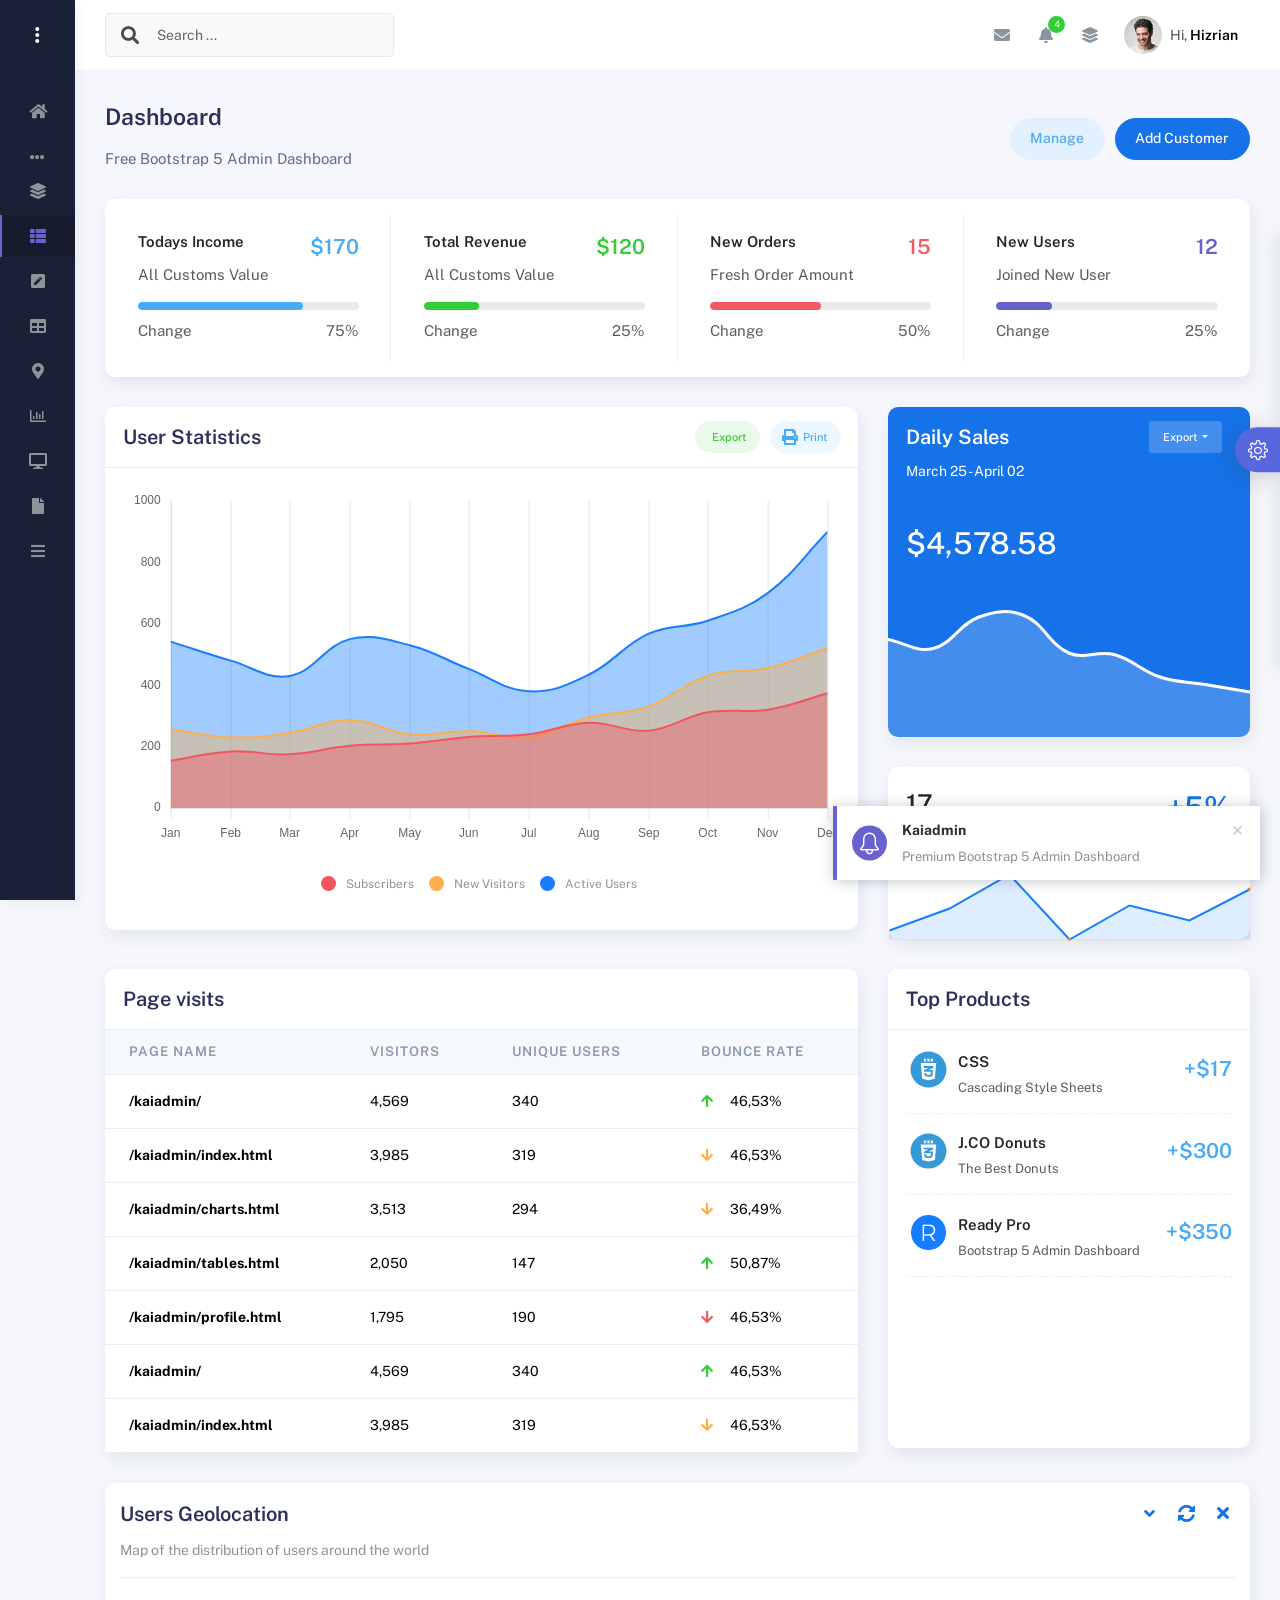
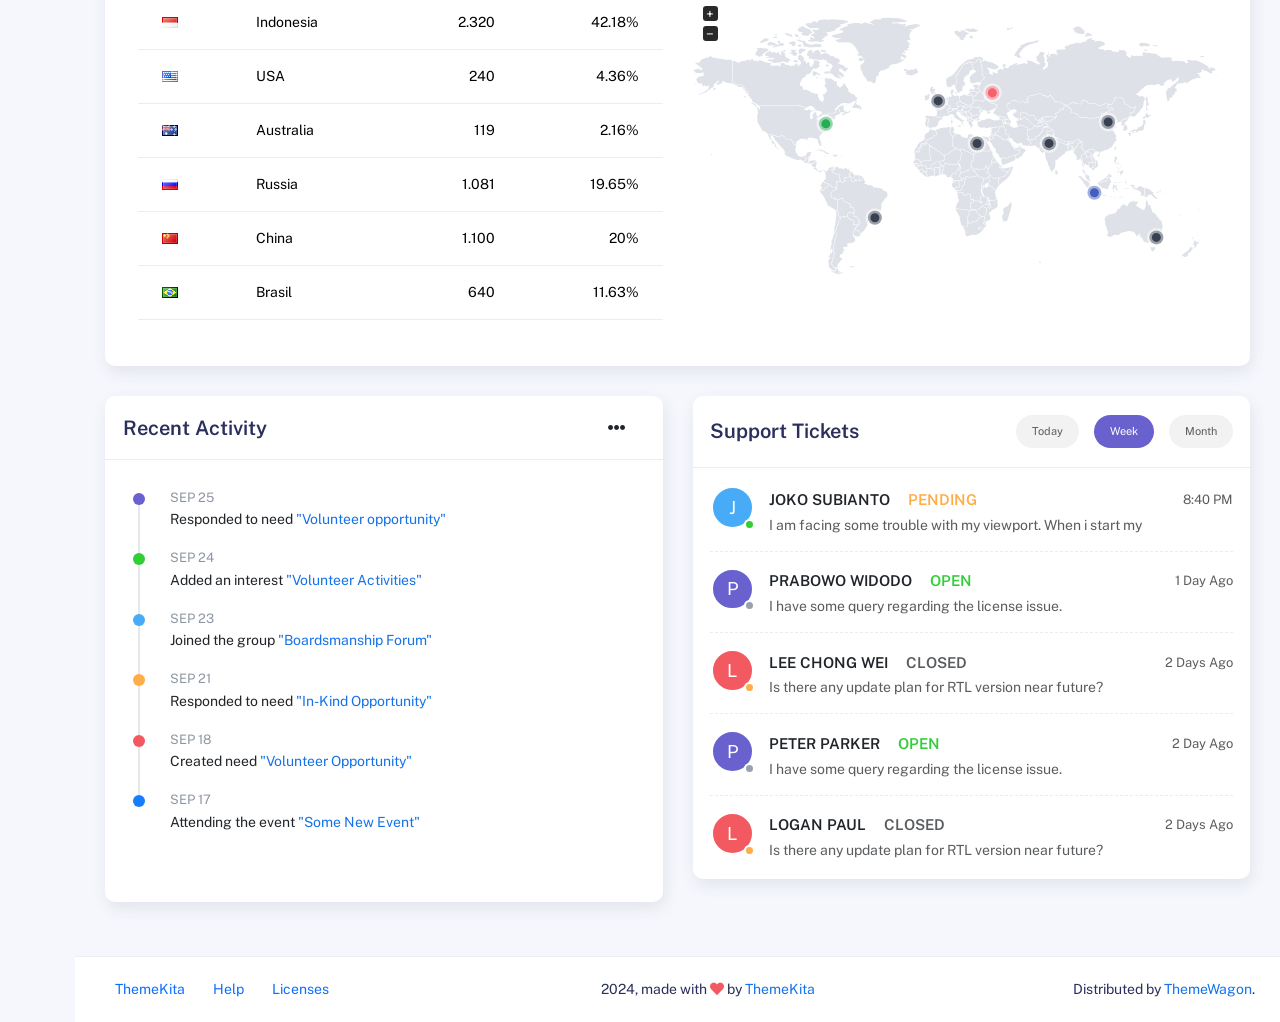
<file: admin/icon-menu.html>
<!DOCTYPE html>
<html lang="en">
  <head>
    <meta http-equiv="X-UA-Compatible" content="IE=edge" />
    <title>Admin Dashboard</title>
    <meta
      content="width=device-width, initial-scale=1.0, shrink-to-fit=no"
      name="viewport"
    />
    <link
      rel="icon"
      href="assets/img/kaiadmin/favicon.ico"
      type="image/x-icon"
    />

    <!-- Fonts and icons -->
    <script src="assets/js/plugin/webfont/webfont.min.js"></script>
    <script>
      WebFont.load({
        google: { families: ["Public Sans:300,400,500,600,700"] },
        custom: {
          families: [
            "Font Awesome 5 Solid",
            "Font Awesome 5 Regular",
            "Font Awesome 5 Brands",
            "simple-line-icons",
          ],
          urls: ["assets/css/fonts.min.css"],
        },
        active: function () {
          sessionStorage.fonts = true;
        },
      });
    </script>

    <!-- CSS Files -->
    <link rel="stylesheet" href="assets/css/bootstrap.min.css" />
    <link rel="stylesheet" href="assets/css/plugins.min.css" />
    <link rel="stylesheet" href="assets/css/kaiadmin.min.css" />

    <!-- CSS Just for demo purpose, don't include it in your project -->
    <link rel="stylesheet" href="assets/css/demo.css" />
  </head>
  <body>
    <div class="wrapper sidebar_minimize">
      <!-- Sidebar -->
      <div class="sidebar" data-background-color="dark">
        <div class="sidebar-logo">
          <!-- Logo Header -->
          <div class="logo-header" data-background-color="dark">
            <a href="index.html" class="logo">
              <img
                src="assets/img/kaiadmin/logo_light.svg"
                alt="navbar brand"
                class="navbar-brand"
                height="20"
              />
            </a>
            <div class="nav-toggle">
              <button class="btn btn-toggle toggle-sidebar">
                <i class="gg-menu-right"></i>
              </button>
              <button class="btn btn-toggle sidenav-toggler">
                <i class="gg-menu-left"></i>
              </button>
            </div>
            <button class="topbar-toggler more">
              <i class="gg-more-vertical-alt"></i>
            </button>
          </div>
          <!-- End Logo Header -->
        </div>
        <div class="sidebar-wrapper scrollbar scrollbar-inner">
          <div class="sidebar-content">
            <ul class="nav nav-secondary">
              <li class="nav-item">
                <a
                  data-bs-toggle="collapse"
                  href="#dashboard"
                  class="collapsed"
                  aria-expanded="false"
                >
                  <i class="fas fa-home"></i>
                  <p>Beranda</p>
                  <span class="caret"></span>
                </a>
                <div class="collapse" id="dashboard">
                  <ul class="nav nav-collapse">
                    <li>
                      <a href="index.html">
                        <span class="sub-item">Beranda</span>
                      </a>
                    </li>
                  </ul>
                </div>
              </li>
              <li class="nav-section">
                <span class="sidebar-mini-icon">
                  <i class="fa fa-ellipsis-h"></i>
                </span>
                <h4 class="text-section">Components</h4>
              </li>
              <li class="nav-item">
                <a data-bs-toggle="collapse" href="#base">
                  <i class="fas fa-layer-group"></i>
                  <p>Base</p>
                  <span class="caret"></span>
                </a>
                <div class="collapse" id="base">
                  <ul class="nav nav-collapse">
                    <li>
                      <a href="components/avatars.html">
                        <span class="sub-item">Avatars</span>
                      </a>
                    </li>
                    <li>
                      <a href="components/buttons.html">
                        <span class="sub-item">Buttons</span>
                      </a>
                    </li>
                    <li>
                      <a href="components/gridsystem.html">
                        <span class="sub-item">Grid System</span>
                      </a>
                    </li>
                    <li>
                      <a href="components/panels.html">
                        <span class="sub-item">Panels</span>
                      </a>
                    </li>
                    <li>
                      <a href="components/notifications.html">
                        <span class="sub-item">Notifications</span>
                      </a>
                    </li>
                    <li>
                      <a href="components/sweetalert.html">
                        <span class="sub-item">Sweet Alert</span>
                      </a>
                    </li>
                    <li>
                      <a href="components/font-awesome-icons.html">
                        <span class="sub-item">Font Awesome Icons</span>
                      </a>
                    </li>
                    <li>
                      <a href="components/simple-line-icons.html">
                        <span class="sub-item">Simple Line Icons</span>
                      </a>
                    </li>
                    <li>
                      <a href="components/typography.html">
                        <span class="sub-item">Typography</span>
                      </a>
                    </li>
                  </ul>
                </div>
              </li>
              <li class="nav-item active submenu">
                <a data-bs-toggle="collapse" href="#sidebarLayouts">
                  <i class="fas fa-th-list"></i>
                  <p>Sidebar Layouts</p>
                  <span class="caret"></span>
                </a>
                <div class="collapse show" id="sidebarLayouts">
                  <ul class="nav nav-collapse">
                    <li>
                      <a href="sidebar-style-2.html">
                        <span class="sub-item">Sidebar Style 2</span>
                      </a>
                    </li>
                    <li class="active">
                      <a href="icon-menu.html">
                        <span class="sub-item">Icon Menu</span>
                      </a>
                    </li>
                  </ul>
                </div>
              </li>
              <li class="nav-item">
                <a data-bs-toggle="collapse" href="#forms">
                  <i class="fas fa-pen-square"></i>
                  <p>Forms</p>
                  <span class="caret"></span>
                </a>
                <div class="collapse" id="forms">
                  <ul class="nav nav-collapse">
                    <li>
                      <a href="forms/forms.html">
                        <span class="sub-item">Basic Form</span>
                      </a>
                    </li>
                  </ul>
                </div>
              </li>
              <li class="nav-item">
                <a data-bs-toggle="collapse" href="#tables">
                  <i class="fas fa-table"></i>
                  <p>Tables</p>
                  <span class="caret"></span>
                </a>
                <div class="collapse" id="tables">
                  <ul class="nav nav-collapse">
                    <li>
                      <a href="tables/tables.html">
                        <span class="sub-item">Basic Table</span>
                      </a>
                    </li>
                    <li>
                      <a href="tables/datatables.html">
                        <span class="sub-item">Datatables</span>
                      </a>
                    </li>
                  </ul>
                </div>
              </li>
              <li class="nav-item">
                <a data-bs-toggle="collapse" href="#maps">
                  <i class="fas fa-map-marker-alt"></i>
                  <p>Maps</p>
                  <span class="caret"></span>
                </a>
                <div class="collapse" id="maps">
                  <ul class="nav nav-collapse">
                    <li>
                      <a href="maps/googlemaps.html">
                        <span class="sub-item">Google Maps</span>
                      </a>
                    </li>
                    <li>
                      <a href="maps/jsvectormap.html">
                        <span class="sub-item">Jsvectormap</span>
                      </a>
                    </li>
                  </ul>
                </div>
              </li>
              <li class="nav-item">
                <a data-bs-toggle="collapse" href="#charts">
                  <i class="far fa-chart-bar"></i>
                  <p>Charts</p>
                  <span class="caret"></span>
                </a>
                <div class="collapse" id="charts">
                  <ul class="nav nav-collapse">
                    <li>
                      <a href="charts/charts.html">
                        <span class="sub-item">Chart Js</span>
                      </a>
                    </li>
                    <li>
                      <a href="charts/sparkline.html">
                        <span class="sub-item">Sparkline</span>
                      </a>
                    </li>
                  </ul>
                </div>
              </li>
              <li class="nav-item">
                <a href="widgets.html">
                  <i class="fas fa-desktop"></i>
                  <p>Widgets</p>
                  <span class="badge badge-success">4</span>
                </a>
              </li>
              <li class="nav-item">
                <a href="../../documentation/index.html">
                  <i class="fas fa-file"></i>
                  <p>Documentation</p>
                  <span class="badge badge-secondary">1</span>
                </a>
              </li>
              <li class="nav-item">
                <a data-bs-toggle="collapse" href="#submenu">
                  <i class="fas fa-bars"></i>
                  <p>Menu Levels</p>
                  <span class="caret"></span>
                </a>
                <div class="collapse" id="submenu">
                  <ul class="nav nav-collapse">
                    <li>
                      <a data-bs-toggle="collapse" href="#subnav1">
                        <span class="sub-item">Level 1</span>
                        <span class="caret"></span>
                      </a>
                      <div class="collapse" id="subnav1">
                        <ul class="nav nav-collapse subnav">
                          <li>
                            <a href="#">
                              <span class="sub-item">Level 2</span>
                            </a>
                          </li>
                          <li>
                            <a href="#">
                              <span class="sub-item">Level 2</span>
                            </a>
                          </li>
                        </ul>
                      </div>
                    </li>
                    <li>
                      <a data-bs-toggle="collapse" href="#subnav2">
                        <span class="sub-item">Level 1</span>
                        <span class="caret"></span>
                      </a>
                      <div class="collapse" id="subnav2">
                        <ul class="nav nav-collapse subnav">
                          <li>
                            <a href="#">
                              <span class="sub-item">Level 2</span>
                            </a>
                          </li>
                        </ul>
                      </div>
                    </li>
                    <li>
                      <a href="#">
                        <span class="sub-item">Level 1</span>
                      </a>
                    </li>
                  </ul>
                </div>
              </li>
            </ul>
          </div>
        </div>
      </div>
      <!-- End Sidebar -->

      <div class="main-panel">
        <div class="main-header">
          <div class="main-header-logo">
            <!-- Logo Header -->
            <div class="logo-header" data-background-color="dark">
              <a href="index.html" class="logo">
                <img
                  src="assets/img/kaiadmin/logo_light.svg"
                  alt="navbar brand"
                  class="navbar-brand"
                  height="20"
                />
              </a>
              <div class="nav-toggle">
                <button class="btn btn-toggle toggle-sidebar">
                  <i class="gg-menu-right"></i>
                </button>
                <button class="btn btn-toggle sidenav-toggler">
                  <i class="gg-menu-left"></i>
                </button>
              </div>
              <button class="topbar-toggler more">
                <i class="gg-more-vertical-alt"></i>
              </button>
            </div>
            <!-- End Logo Header -->
          </div>
          <!-- Navbar Header -->
          <nav
            class="navbar navbar-header navbar-header-transparent navbar-expand-lg border-bottom"
          >
            <div class="container-fluid">
              <nav
                class="navbar navbar-header-left navbar-expand-lg navbar-form nav-search p-0 d-none d-lg-flex"
              >
                <div class="input-group">
                  <div class="input-group-prepend">
                    <button type="submit" class="btn btn-search pe-1">
                      <i class="fa fa-search search-icon"></i>
                    </button>
                  </div>
                  <input
                    type="text"
                    placeholder="Search ..."
                    class="form-control"
                  />
                </div>
              </nav>

              <ul class="navbar-nav topbar-nav ms-md-auto align-items-center">
                <li
                  class="nav-item topbar-icon dropdown hidden-caret d-flex d-lg-none"
                >
                  <a
                    class="nav-link dropdown-toggle"
                    data-bs-toggle="dropdown"
                    href="#"
                    role="button"
                    aria-expanded="false"
                    aria-haspopup="true"
                  >
                    <i class="fa fa-search"></i>
                  </a>
                  <ul class="dropdown-menu dropdown-search animated fadeIn">
                    <form class="navbar-left navbar-form nav-search">
                      <div class="input-group">
                        <input
                          type="text"
                          placeholder="Search ..."
                          class="form-control"
                        />
                      </div>
                    </form>
                  </ul>
                </li>
                <li class="nav-item topbar-icon dropdown hidden-caret">
                  <a
                    class="nav-link dropdown-toggle"
                    href="#"
                    id="messageDropdown"
                    role="button"
                    data-bs-toggle="dropdown"
                    aria-haspopup="true"
                    aria-expanded="false"
                  >
                    <i class="fa fa-envelope"></i>
                  </a>
                  <ul
                    class="dropdown-menu messages-notif-box animated fadeIn"
                    aria-labelledby="messageDropdown"
                  >
                    <li>
                      <div
                        class="dropdown-title d-flex justify-content-between align-items-center"
                      >
                        Messages
                        <a href="#" class="small">Mark all as read</a>
                      </div>
                    </li>
                    <li>
                      <div class="message-notif-scroll scrollbar-outer">
                        <div class="notif-center">
                          <a href="#">
                            <div class="notif-img">
                              <img
                                src="assets/img/jm_denis.jpg"
                                alt="Img Profile"
                              />
                            </div>
                            <div class="notif-content">
                              <span class="subject">Jimmy Denis</span>
                              <span class="block"> How are you ? </span>
                              <span class="time">5 minutes ago</span>
                            </div>
                          </a>
                          <a href="#">
                            <div class="notif-img">
                              <img
                                src="assets/img/chadengle.jpg"
                                alt="Img Profile"
                              />
                            </div>
                            <div class="notif-content">
                              <span class="subject">Chad</span>
                              <span class="block"> Ok, Thanks ! </span>
                              <span class="time">12 minutes ago</span>
                            </div>
                          </a>
                          <a href="#">
                            <div class="notif-img">
                              <img
                                src="assets/img/mlane.jpg"
                                alt="Img Profile"
                              />
                            </div>
                            <div class="notif-content">
                              <span class="subject">Jhon Doe</span>
                              <span class="block">
                                Ready for the meeting today...
                              </span>
                              <span class="time">12 minutes ago</span>
                            </div>
                          </a>
                          <a href="#">
                            <div class="notif-img">
                              <img
                                src="assets/img/talha.jpg"
                                alt="Img Profile"
                              />
                            </div>
                            <div class="notif-content">
                              <span class="subject">Talha</span>
                              <span class="block"> Hi, Apa Kabar ? </span>
                              <span class="time">17 minutes ago</span>
                            </div>
                          </a>
                        </div>
                      </div>
                    </li>
                    <li>
                      <a class="see-all" href="javascript:void(0);"
                        >See all messages<i class="fa fa-angle-right"></i>
                      </a>
                    </li>
                  </ul>
                </li>
                <li class="nav-item topbar-icon dropdown hidden-caret">
                  <a
                    class="nav-link dropdown-toggle"
                    href="#"
                    id="notifDropdown"
                    role="button"
                    data-bs-toggle="dropdown"
                    aria-haspopup="true"
                    aria-expanded="false"
                  >
                    <i class="fa fa-bell"></i>
                    <span class="notification">4</span>
                  </a>
                  <ul
                    class="dropdown-menu notif-box animated fadeIn"
                    aria-labelledby="notifDropdown"
                  >
                    <li>
                      <div class="dropdown-title">
                        You have 4 new notification
                      </div>
                    </li>
                    <li>
                      <div class="notif-scroll scrollbar-outer">
                        <div class="notif-center">
                          <a href="#">
                            <div class="notif-icon notif-primary">
                              <i class="fa fa-user-plus"></i>
                            </div>
                            <div class="notif-content">
                              <span class="block"> New user registered </span>
                              <span class="time">5 minutes ago</span>
                            </div>
                          </a>
                          <a href="#">
                            <div class="notif-icon notif-success">
                              <i class="fa fa-comment"></i>
                            </div>
                            <div class="notif-content">
                              <span class="block">
                                Rahmad commented on Admin
                              </span>
                              <span class="time">12 minutes ago</span>
                            </div>
                          </a>
                          <a href="#">
                            <div class="notif-img">
                              <img
                                src="assets/img/profile2.jpg"
                                alt="Img Profile"
                              />
                            </div>
                            <div class="notif-content">
                              <span class="block">
                                Reza send messages to you
                              </span>
                              <span class="time">12 minutes ago</span>
                            </div>
                          </a>
                          <a href="#">
                            <div class="notif-icon notif-danger">
                              <i class="fa fa-heart"></i>
                            </div>
                            <div class="notif-content">
                              <span class="block"> Farrah liked Admin </span>
                              <span class="time">17 minutes ago</span>
                            </div>
                          </a>
                        </div>
                      </div>
                    </li>
                    <li>
                      <a class="see-all" href="javascript:void(0);"
                        >See all notifications<i class="fa fa-angle-right"></i>
                      </a>
                    </li>
                  </ul>
                </li>
                <li class="nav-item topbar-icon dropdown hidden-caret">
                  <a
                    class="nav-link"
                    data-bs-toggle="dropdown"
                    href="#"
                    aria-expanded="false"
                  >
                    <i class="fas fa-layer-group"></i>
                  </a>
                  <div class="dropdown-menu quick-actions animated fadeIn">
                    <div class="quick-actions-header">
                      <span class="title mb-1">Quick Actions</span>
                      <span class="subtitle op-7">Shortcuts</span>
                    </div>
                    <div class="quick-actions-scroll scrollbar-outer">
                      <div class="quick-actions-items">
                        <div class="row m-0">
                          <a class="col-6 col-md-4 p-0" href="#">
                            <div class="quick-actions-item">
                              <div class="avatar-item bg-danger rounded-circle">
                                <i class="far fa-calendar-alt"></i>
                              </div>
                              <span class="text">Calendar</span>
                            </div>
                          </a>
                          <a class="col-6 col-md-4 p-0" href="#">
                            <div class="quick-actions-item">
                              <div
                                class="avatar-item bg-warning rounded-circle"
                              >
                                <i class="fas fa-map"></i>
                              </div>
                              <span class="text">Maps</span>
                            </div>
                          </a>
                          <a class="col-6 col-md-4 p-0" href="#">
                            <div class="quick-actions-item">
                              <div class="avatar-item bg-info rounded-circle">
                                <i class="fas fa-file-excel"></i>
                              </div>
                              <span class="text">Reports</span>
                            </div>
                          </a>
                          <a class="col-6 col-md-4 p-0" href="#">
                            <div class="quick-actions-item">
                              <div
                                class="avatar-item bg-success rounded-circle"
                              >
                                <i class="fas fa-envelope"></i>
                              </div>
                              <span class="text">Emails</span>
                            </div>
                          </a>
                          <a class="col-6 col-md-4 p-0" href="#">
                            <div class="quick-actions-item">
                              <div
                                class="avatar-item bg-primary rounded-circle"
                              >
                                <i class="fas fa-file-invoice-dollar"></i>
                              </div>
                              <span class="text">Invoice</span>
                            </div>
                          </a>
                          <a class="col-6 col-md-4 p-0" href="#">
                            <div class="quick-actions-item">
                              <div
                                class="avatar-item bg-secondary rounded-circle"
                              >
                                <i class="fas fa-credit-card"></i>
                              </div>
                              <span class="text">Payments</span>
                            </div>
                          </a>
                        </div>
                      </div>
                    </div>
                  </div>
                </li>

                <li class="nav-item topbar-user dropdown hidden-caret">
                  <a
                    class="dropdown-toggle profile-pic"
                    data-bs-toggle="dropdown"
                    href="#"
                    aria-expanded="false"
                  >
                    <div class="avatar-sm">
                      <img
                        src="assets/img/profile.jpg"
                        alt="..."
                        class="avatar-img rounded-circle"
                      />
                    </div>
                    <span class="profile-username">
                      <span class="op-7">Hi,</span>
                      <span class="fw-bold">Hizrian</span>
                    </span>
                  </a>
                  <ul class="dropdown-menu dropdown-user animated fadeIn">
                    <div class="dropdown-user-scroll scrollbar-outer">
                      <li>
                        <div class="user-box">
                          <div class="avatar-lg">
                            <img
                              src="assets/img/profile.jpg"
                              alt="image profile"
                              class="avatar-img rounded"
                            />
                          </div>
                          <div class="u-text">
                            <h4>Hizrian</h4>
                            <p class="text-muted">hello@example.com</p>
                            <a
                              href="profile.html"
                              class="btn btn-xs btn-secondary btn-sm"
                              >View Profile</a
                            >
                          </div>
                        </div>
                      </li>
                      <li>
                        <div class="dropdown-divider"></div>
                        <a class="dropdown-item" href="#">My Profile</a>
                        <a class="dropdown-item" href="#">My Balance</a>
                        <a class="dropdown-item" href="#">Inbox</a>
                        <div class="dropdown-divider"></div>
                        <a class="dropdown-item" href="#">Account Setting</a>
                        <div class="dropdown-divider"></div>
                        <a class="dropdown-item" href="#">Logout</a>
                      </li>
                    </div>
                  </ul>
                </li>
              </ul>
            </div>
          </nav>
          <!-- End Navbar -->
        </div>

        <div class="container">
          <div class="page-inner">
            <div
              class="d-flex align-items-left align-items-md-center flex-column flex-md-row pt-2 pb-4"
            >
              <div>
                <h3 class="fw-bold mb-3">Dashboard</h3>
                <h6 class="op-7 mb-2">Free Bootstrap 5 Admin Dashboard</h6>
              </div>
              <div class="ms-md-auto py-2 py-md-0">
                <a href="#" class="btn btn-label-info btn-round me-2">Manage</a>
                <a href="#" class="btn btn-primary btn-round">Add Customer</a>
              </div>
            </div>
            <div class="row row-card-no-pd">
              <div class="col-12 col-sm-6 col-md-6 col-xl-3">
                <div class="card">
                  <div class="card-body">
                    <div class="d-flex justify-content-between">
                      <div>
                        <h6><b>Todays Income</b></h6>
                        <p class="text-muted">All Customs Value</p>
                      </div>
                      <h4 class="text-info fw-bold">$170</h4>
                    </div>
                    <div class="progress progress-sm">
                      <div
                        class="progress-bar bg-info w-75"
                        role="progressbar"
                        aria-valuenow="75"
                        aria-valuemin="0"
                        aria-valuemax="100"
                      ></div>
                    </div>
                    <div class="d-flex justify-content-between mt-2">
                      <p class="text-muted mb-0">Change</p>
                      <p class="text-muted mb-0">75%</p>
                    </div>
                  </div>
                </div>
              </div>
              <div class="col-12 col-sm-6 col-md-6 col-xl-3">
                <div class="card">
                  <div class="card-body">
                    <div class="d-flex justify-content-between">
                      <div>
                        <h6><b>Total Revenue</b></h6>
                        <p class="text-muted">All Customs Value</p>
                      </div>
                      <h4 class="text-success fw-bold">$120</h4>
                    </div>
                    <div class="progress progress-sm">
                      <div
                        class="progress-bar bg-success w-25"
                        role="progressbar"
                        aria-valuenow="25"
                        aria-valuemin="0"
                        aria-valuemax="100"
                      ></div>
                    </div>
                    <div class="d-flex justify-content-between mt-2">
                      <p class="text-muted mb-0">Change</p>
                      <p class="text-muted mb-0">25%</p>
                    </div>
                  </div>
                </div>
              </div>
              <div class="col-12 col-sm-6 col-md-6 col-xl-3">
                <div class="card">
                  <div class="card-body">
                    <div class="d-flex justify-content-between">
                      <div>
                        <h6><b>New Orders</b></h6>
                        <p class="text-muted">Fresh Order Amount</p>
                      </div>
                      <h4 class="text-danger fw-bold">15</h4>
                    </div>
                    <div class="progress progress-sm">
                      <div
                        class="progress-bar bg-danger w-50"
                        role="progressbar"
                        aria-valuenow="50"
                        aria-valuemin="0"
                        aria-valuemax="100"
                      ></div>
                    </div>
                    <div class="d-flex justify-content-between mt-2">
                      <p class="text-muted mb-0">Change</p>
                      <p class="text-muted mb-0">50%</p>
                    </div>
                  </div>
                </div>
              </div>
              <div class="col-12 col-sm-6 col-md-6 col-xl-3">
                <div class="card">
                  <div class="card-body">
                    <div class="d-flex justify-content-between">
                      <div>
                        <h6><b>New Users</b></h6>
                        <p class="text-muted">Joined New User</p>
                      </div>
                      <h4 class="text-secondary fw-bold">12</h4>
                    </div>
                    <div class="progress progress-sm">
                      <div
                        class="progress-bar bg-secondary w-25"
                        role="progressbar"
                        aria-valuenow="25"
                        aria-valuemin="0"
                        aria-valuemax="100"
                      ></div>
                    </div>
                    <div class="d-flex justify-content-between mt-2">
                      <p class="text-muted mb-0">Change</p>
                      <p class="text-muted mb-0">25%</p>
                    </div>
                  </div>
                </div>
              </div>
            </div>
            <div class="row">
              <div class="col-md-8">
                <div class="card">
                  <div class="card-header">
                    <div class="card-head-row">
                      <div class="card-title">User Statistics</div>
                      <div class="card-tools">
                        <a
                          href="#"
                          class="btn btn-label-success btn-round btn-sm me-2"
                        >
                          <span class="btn-label">
                            <i class="fa fa-pencil"></i>
                          </span>
                          Export
                        </a>
                        <a href="#" class="btn btn-label-info btn-round btn-sm">
                          <span class="btn-label">
                            <i class="fa fa-print"></i>
                          </span>
                          Print
                        </a>
                      </div>
                    </div>
                  </div>
                  <div class="card-body">
                    <div class="chart-container" style="min-height: 375px">
                      <canvas id="statisticsChart"></canvas>
                    </div>
                    <div id="myChartLegend"></div>
                  </div>
                </div>
              </div>
              <div class="col-md-4">
                <div class="card card-primary">
                  <div class="card-header">
                    <div class="card-head-row">
                      <div class="card-title">Daily Sales</div>
                      <div class="card-tools">
                        <div class="dropdown">
                          <button
                            class="btn btn-sm btn-label-light dropdown-toggle"
                            type="button"
                            id="dropdownMenuButton"
                            data-bs-toggle="dropdown"
                            aria-haspopup="true"
                            aria-expanded="false"
                          >
                            Export
                          </button>
                          <div
                            class="dropdown-menu"
                            aria-labelledby="dropdownMenuButton"
                          >
                            <a class="dropdown-item" href="#">Action</a>
                            <a class="dropdown-item" href="#">Another action</a>
                            <a class="dropdown-item" href="#"
                              >Something else here</a
                            >
                          </div>
                        </div>
                      </div>
                    </div>
                    <div class="card-category">March 25 - April 02</div>
                  </div>
                  <div class="card-body pb-0">
                    <div class="mb-4 mt-2">
                      <h1>$4,578.58</h1>
                    </div>
                    <div class="pull-in">
                      <canvas id="dailySalesChart"></canvas>
                    </div>
                  </div>
                </div>
                <div class="card">
                  <div class="card-body pb-0">
                    <div class="h1 fw-bold float-end text-primary">+5%</div>
                    <h2 class="mb-2">17</h2>
                    <p class="text-muted">Users online</p>
                    <div class="pull-in sparkline-fix">
                      <div id="lineChart"></div>
                    </div>
                  </div>
                </div>
              </div>
            </div>
            <!-- <div class="row">
						<div class="col-md-4">
							<div class="card">
								<div class="card-body pb-0">
									<div class="h1 fw-bold float-end text-primary">+5%</div>
									<h2 class="mb-2">17</h2>
									<p class="text-muted">Users online</p>
									<div class="pull-in sparkline-fix">
										<div id="lineChart"></div>
									</div>
								</div>
							</div>
						</div>
						<div class="col-md-4">
							<div class="card">
								<div class="card-body pb-0">
									<div class="h1 fw-bold float-end text-danger">-3%</div>
									<h2 class="mb-2">27</h2>
									<p class="text-muted">New Users</p>
									<div class="pull-in sparkline-fix">
										<div id="lineChart2"></div>
									</div>
								</div>
							</div>
						</div>
						<div class="col-md-4">
							<div class="card">
								<div class="card-body pb-0">
									<div class="h1 fw-bold float-end text-warning">+7%</div>
									<h2 class="mb-2">213</h2>
									<p class="text-muted">Transactions</p>
									<div class="pull-in sparkline-fix">
										<div id="lineChart3"></div>
									</div>
								</div>
							</div>
						</div>
					</div> -->
            <!-- <div class="row">
						<div class="col-md-4">
							<div class="card">
								<div class="card-header">
									<div class="card-title">Top Products</div>
								</div>
								<div class="card-body pb-0">
									<div class="d-flex">
										<div class="avatar">
											<img src="assets/img/logoproduct.svg" alt="..." class="avatar-img rounded-circle">
										</div>
										<div class="flex-1 pt-1 ms-2">
											<h6 class="fw-bold mb-1">CSS</h6>
											<small class="text-muted">Cascading Style Sheets</small>
										</div>
										<div class="d-flex ms-auto align-items-center">
											<h4 class="text-info fw-bold">+$17</h4>
										</div>
									</div>
									<div class="separator-dashed"></div>
									<div class="d-flex">
										<div class="avatar">
											<img src="assets/img/logoproduct.svg" alt="..." class="avatar-img rounded-circle">
										</div>
										<div class="flex-1 pt-1 ms-2">
											<h6 class="fw-bold mb-1">J.CO Donuts</h6>
											<small class="text-muted">The Best Donuts</small>
										</div>
										<div class="d-flex ms-auto align-items-center">
											<h4 class="text-info fw-bold">+$300</h4>
										</div>
									</div>
									<div class="separator-dashed"></div>
									<div class="d-flex">
										<div class="avatar">
											<img src="assets/img/logoproduct3.svg" alt="..." class="avatar-img rounded-circle">
										</div>
										<div class="flex-1 pt-1 ms-2">
											<h6 class="fw-bold mb-1">Ready Pro</h6>
											<small class="text-muted">Bootstrap 5 Admin Dashboard</small>
										</div>
										<div class="d-flex ms-auto align-items-center">
											<h4 class="text-info fw-bold">+$350</h4>
										</div>
									</div>
									<div class="separator-dashed"></div>
									<div class="pull-in">
										<canvas id="topProductsChart"></canvas>
									</div>
								</div>
							</div>
						</div>
						<div class="col-md-4">
							<div class="card">
								<div class="card-body">
									<div class="card-title fw-mediumbold">Suggested People</div>
									<div class="card-list">
										<div class="item-list">
											<div class="avatar">
												<img src="assets/img/jm_denis.jpg" alt="..." class="avatar-img rounded-circle">
											</div>
											<div class="info-user ms-3">
												<div class="username">Jimmy Denis</div>
												<div class="status">Graphic Designer</div>
											</div>
											<button class="btn btn-icon btn-primary btn-round btn-xs">
												<i class="fa fa-plus"></i>
											</button>
										</div>
										<div class="item-list">
											<div class="avatar">
												<img src="assets/img/chadengle.jpg" alt="..." class="avatar-img rounded-circle">
											</div>
											<div class="info-user ms-3">
												<div class="username">Chad</div>
												<div class="status">CEO Zeleaf</div>
											</div>
											<button class="btn btn-icon btn-primary btn-round btn-xs">
												<i class="fa fa-plus"></i>
											</button>
										</div>
										<div class="item-list">
											<div class="avatar">
												<img src="assets/img/talha.jpg" alt="..." class="avatar-img rounded-circle">
											</div>
											<div class="info-user ms-3">
												<div class="username">Talha</div>
												<div class="status">Front End Designer</div>
											</div>
											<button class="btn btn-icon btn-primary btn-round btn-xs">
												<i class="fa fa-plus"></i>
											</button>
										</div>
										<div class="item-list">
											<div class="avatar">
												<img src="assets/img/mlane.jpg" alt="..." class="avatar-img rounded-circle">
											</div>
											<div class="info-user ms-3">
												<div class="username">John Doe</div>
												<div class="status">Back End Developer</div>
											</div>
											<button class="btn btn-icon btn-primary btn-round btn-xs">
												<i class="fa fa-plus"></i>
											</button>
										</div>
										<div class="item-list">
											<div class="avatar">
												<img src="assets/img/talha.jpg" alt="..." class="avatar-img rounded-circle">
											</div>
											<div class="info-user ms-3">
												<div class="username">Talha</div>
												<div class="status">Front End Designer</div>
											</div>
											<button class="btn btn-icon btn-primary btn-round btn-xs">
												<i class="fa fa-plus"></i>
											</button>
										</div>
										<div class="item-list">
											<div class="avatar">
												<img src="assets/img/jm_denis.jpg" alt="..." class="avatar-img rounded-circle">
											</div>
											<div class="info-user ms-3">
												<div class="username">Jimmy Denis</div>
												<div class="status">Graphic Designer</div>
											</div>
											<button class="btn btn-icon btn-primary btn-round btn-xs">
												<i class="fa fa-plus"></i>
											</button>
										</div>
									</div>
								</div>
							</div>
						</div>
						<div class="col-md-4">
							<div class="card card-primary bg-primary-gradient">
								<div class="card-body">
									<h5 class="mt-3 b-b1 pb-2 mb-4 fw-bold">Active user right now</h5>
									<h1 class="mb-4 fw-bold">17</h1>
									<h5 class="mt-3 b-b1 pb-2 mb-5 fw-bold">Page view per minutes</h5>
									<div id="activeUsersChart"></div>
									<h5 class="mt-5 pb-3 mb-0 fw-bold">Top active pages</h5>
									<ul class="list-unstyled">
										<li class="d-flex justify-content-between pb-1 pt-1"><small>/product/readypro/index.html</small> <span>7</span></li>
										<li class="d-flex justify-content-between pb-1 pt-1"><small>/product/kaiadmin/demo.html</small> <span>10</span></li>
									</ul>
								</div>
							</div>
						</div>
					</div> -->
            <div class="row">
              <div class="col-md-8">
                <div class="card">
                  <div class="card-header">
                    <div class="card-title">Page visits</div>
                  </div>
                  <div class="card-body p-0">
                    <div class="table-responsive">
                      <!-- Projects table -->
                      <table class="table align-items-center mb-0">
                        <thead class="thead-light">
                          <tr>
                            <th scope="col">Page name</th>
                            <th scope="col">Visitors</th>
                            <th scope="col">Unique users</th>
                            <th scope="col">Bounce rate</th>
                          </tr>
                        </thead>
                        <tbody>
                          <tr>
                            <th scope="row">/kaiadmin/</th>
                            <td>4,569</td>
                            <td>340</td>
                            <td>
                              <i class="fas fa-arrow-up text-success me-3"></i>
                              46,53%
                            </td>
                          </tr>
                          <tr>
                            <th scope="row">/kaiadmin/index.html</th>
                            <td>3,985</td>
                            <td>319</td>
                            <td>
                              <i
                                class="fas fa-arrow-down text-warning me-3"
                              ></i>
                              46,53%
                            </td>
                          </tr>
                          <tr>
                            <th scope="row">/kaiadmin/charts.html</th>
                            <td>3,513</td>
                            <td>294</td>
                            <td>
                              <i
                                class="fas fa-arrow-down text-warning me-3"
                              ></i>
                              36,49%
                            </td>
                          </tr>
                          <tr>
                            <th scope="row">/kaiadmin/tables.html</th>
                            <td>2,050</td>
                            <td>147</td>
                            <td>
                              <i class="fas fa-arrow-up text-success me-3"></i>
                              50,87%
                            </td>
                          </tr>
                          <tr>
                            <th scope="row">/kaiadmin/profile.html</th>
                            <td>1,795</td>
                            <td>190</td>
                            <td>
                              <i class="fas fa-arrow-down text-danger me-3"></i>
                              46,53%
                            </td>
                          </tr>
                          <tr>
                            <th scope="row">/kaiadmin/</th>
                            <td>4,569</td>
                            <td>340</td>
                            <td>
                              <i class="fas fa-arrow-up text-success me-3"></i>
                              46,53%
                            </td>
                          </tr>
                          <tr>
                            <th scope="row">/kaiadmin/index.html</th>
                            <td>3,985</td>
                            <td>319</td>
                            <td>
                              <i
                                class="fas fa-arrow-down text-warning me-3"
                              ></i>
                              46,53%
                            </td>
                          </tr>
                        </tbody>
                      </table>
                    </div>
                  </div>
                </div>
              </div>
              <div class="col-md-4">
                <div class="card">
                  <div class="card-header">
                    <div class="card-title">Top Products</div>
                  </div>
                  <div class="card-body pb-0">
                    <div class="d-flex">
                      <div class="avatar">
                        <img
                          src="assets/img/logoproduct.svg"
                          alt="..."
                          class="avatar-img rounded-circle"
                        />
                      </div>
                      <div class="flex-1 pt-1 ms-2">
                        <h6 class="fw-bold mb-1">CSS</h6>
                        <small class="text-muted">Cascading Style Sheets</small>
                      </div>
                      <div class="d-flex ms-auto align-items-center">
                        <h4 class="text-info fw-bold">+$17</h4>
                      </div>
                    </div>
                    <div class="separator-dashed"></div>
                    <div class="d-flex">
                      <div class="avatar">
                        <img
                          src="assets/img/logoproduct.svg"
                          alt="..."
                          class="avatar-img rounded-circle"
                        />
                      </div>
                      <div class="flex-1 pt-1 ms-2">
                        <h6 class="fw-bold mb-1">J.CO Donuts</h6>
                        <small class="text-muted">The Best Donuts</small>
                      </div>
                      <div class="d-flex ms-auto align-items-center">
                        <h4 class="text-info fw-bold">+$300</h4>
                      </div>
                    </div>
                    <div class="separator-dashed"></div>
                    <div class="d-flex">
                      <div class="avatar">
                        <img
                          src="assets/img/logoproduct3.svg"
                          alt="..."
                          class="avatar-img rounded-circle"
                        />
                      </div>
                      <div class="flex-1 pt-1 ms-2">
                        <h6 class="fw-bold mb-1">Ready Pro</h6>
                        <small class="text-muted"
                          >Bootstrap 5 Admin Dashboard</small
                        >
                      </div>
                      <div class="d-flex ms-auto align-items-center">
                        <h4 class="text-info fw-bold">+$350</h4>
                      </div>
                    </div>
                    <div class="separator-dashed"></div>
                    <div class="pull-in">
                      <canvas id="topProductsChart"></canvas>
                    </div>
                  </div>
                </div>
              </div>
            </div>
            <div class="row row-card-no-pd">
              <div class="col-md-12">
                <div class="card">
                  <div class="card-header">
                    <div class="card-head-row card-tools-still-right">
                      <h4 class="card-title">Users Geolocation</h4>
                      <div class="card-tools">
                        <button
                          class="btn btn-icon btn-link btn-primary btn-xs"
                        >
                          <span class="fa fa-angle-down"></span>
                        </button>
                        <button
                          class="btn btn-icon btn-link btn-primary btn-xs btn-refresh-card"
                        >
                          <span class="fa fa-sync-alt"></span>
                        </button>
                        <button
                          class="btn btn-icon btn-link btn-primary btn-xs"
                        >
                          <span class="fa fa-times"></span>
                        </button>
                      </div>
                    </div>
                    <p class="card-category">
                      Map of the distribution of users around the world
                    </p>
                  </div>
                  <div class="card-body">
                    <div class="row">
                      <div class="col-md-6">
                        <div class="table-responsive table-hover table-sales">
                          <table class="table">
                            <tbody>
                              <tr>
                                <td>
                                  <div class="flag">
                                    <img
                                      src="assets/img/flags/id.png"
                                      alt="indonesia"
                                    />
                                  </div>
                                </td>
                                <td>Indonesia</td>
                                <td class="text-end">2.320</td>
                                <td class="text-end">42.18%</td>
                              </tr>
                              <tr>
                                <td>
                                  <div class="flag">
                                    <img
                                      src="assets/img/flags/us.png"
                                      alt="united states"
                                    />
                                  </div>
                                </td>
                                <td>USA</td>
                                <td class="text-end">240</td>
                                <td class="text-end">4.36%</td>
                              </tr>
                              <tr>
                                <td>
                                  <div class="flag">
                                    <img
                                      src="assets/img/flags/au.png"
                                      alt="australia"
                                    />
                                  </div>
                                </td>
                                <td>Australia</td>
                                <td class="text-end">119</td>
                                <td class="text-end">2.16%</td>
                              </tr>
                              <tr>
                                <td>
                                  <div class="flag">
                                    <img
                                      src="assets/img/flags/ru.png"
                                      alt="russia"
                                    />
                                  </div>
                                </td>
                                <td>Russia</td>
                                <td class="text-end">1.081</td>
                                <td class="text-end">19.65%</td>
                              </tr>
                              <tr>
                                <td>
                                  <div class="flag">
                                    <img
                                      src="assets/img/flags/cn.png"
                                      alt="china"
                                    />
                                  </div>
                                </td>
                                <td>China</td>
                                <td class="text-end">1.100</td>
                                <td class="text-end">20%</td>
                              </tr>
                              <tr>
                                <td>
                                  <div class="flag">
                                    <img
                                      src="assets/img/flags/br.png"
                                      alt="brazil"
                                    />
                                  </div>
                                </td>
                                <td>Brasil</td>
                                <td class="text-end">640</td>
                                <td class="text-end">11.63%</td>
                              </tr>
                            </tbody>
                          </table>
                        </div>
                      </div>
                      <div class="col-md-6">
                        <div class="mapcontainer">
                          <div
                            id="world-map"
                            class="w-100"
                            style="height: 300px"
                          ></div>
                        </div>
                      </div>
                    </div>
                  </div>
                </div>
              </div>
            </div>
            <div class="row">
              <div class="col-md-6">
                <div class="card">
                  <div class="card-header">
                    <div class="card-head-row card-tools-still-right">
                      <div class="card-title">Recent Activity</div>
                      <div class="card-tools">
                        <div class="dropdown">
                          <button
                            class="btn btn-icon btn-clean"
                            type="button"
                            id="dropdownMenuButton"
                            data-bs-toggle="dropdown"
                            aria-haspopup="true"
                            aria-expanded="false"
                          >
                            <i class="fas fa-ellipsis-h"></i>
                          </button>
                          <div
                            class="dropdown-menu"
                            aria-labelledby="dropdownMenuButton"
                          >
                            <a class="dropdown-item" href="#">Action</a>
                            <a class="dropdown-item" href="#">Another action</a>
                            <a class="dropdown-item" href="#"
                              >Something else here</a
                            >
                          </div>
                        </div>
                      </div>
                    </div>
                  </div>
                  <div class="card-body">
                    <ol class="activity-feed">
                      <li class="feed-item feed-item-secondary">
                        <time class="date" datetime="9-25">Sep 25</time>
                        <span class="text"
                          >Responded to need
                          <a href="#">"Volunteer opportunity"</a></span
                        >
                      </li>
                      <li class="feed-item feed-item-success">
                        <time class="date" datetime="9-24">Sep 24</time>
                        <span class="text"
                          >Added an interest
                          <a href="#">"Volunteer Activities"</a></span
                        >
                      </li>
                      <li class="feed-item feed-item-info">
                        <time class="date" datetime="9-23">Sep 23</time>
                        <span class="text"
                          >Joined the group
                          <a href="single-group.php"
                            >"Boardsmanship Forum"</a
                          ></span
                        >
                      </li>
                      <li class="feed-item feed-item-warning">
                        <time class="date" datetime="9-21">Sep 21</time>
                        <span class="text"
                          >Responded to need
                          <a href="#">"In-Kind Opportunity"</a></span
                        >
                      </li>
                      <li class="feed-item feed-item-danger">
                        <time class="date" datetime="9-18">Sep 18</time>
                        <span class="text"
                          >Created need
                          <a href="#">"Volunteer Opportunity"</a></span
                        >
                      </li>
                      <li class="feed-item">
                        <time class="date" datetime="9-17">Sep 17</time>
                        <span class="text"
                          >Attending the event
                          <a href="single-event.php">"Some New Event"</a></span
                        >
                      </li>
                    </ol>
                  </div>
                </div>
              </div>
              <div class="col-md-6">
                <div class="card">
                  <div class="card-header">
                    <div class="card-head-row">
                      <div class="card-title">Support Tickets</div>
                      <div class="card-tools">
                        <ul
                          class="nav nav-pills nav-secondary nav-pills-no-bd nav-sm"
                          id="pills-tab"
                          role="tablist"
                        >
                          <li class="nav-item">
                            <a
                              class="nav-link"
                              id="pills-today"
                              data-bs-toggle="pill"
                              href="#pills-today"
                              role="tab"
                              aria-selected="true"
                              >Today</a
                            >
                          </li>
                          <li class="nav-item">
                            <a
                              class="nav-link active"
                              id="pills-week"
                              data-bs-toggle="pill"
                              href="#pills-week"
                              role="tab"
                              aria-selected="false"
                              >Week</a
                            >
                          </li>
                          <li class="nav-item">
                            <a
                              class="nav-link"
                              id="pills-month"
                              data-bs-toggle="pill"
                              href="#pills-month"
                              role="tab"
                              aria-selected="false"
                              >Month</a
                            >
                          </li>
                        </ul>
                      </div>
                    </div>
                  </div>
                  <div class="card-body">
                    <div class="d-flex">
                      <div class="avatar avatar-online">
                        <span
                          class="avatar-title rounded-circle border border-white bg-info"
                          >J</span
                        >
                      </div>
                      <div class="flex-1 ms-3 pt-1">
                        <h6 class="text-uppercase fw-bold mb-1">
                          Joko Subianto
                          <span class="text-warning ps-3">pending</span>
                        </h6>
                        <span class="text-muted"
                          >I am facing some trouble with my viewport. When i
                          start my</span
                        >
                      </div>
                      <div class="float-end pt-1">
                        <small class="text-muted">8:40 PM</small>
                      </div>
                    </div>
                    <div class="separator-dashed"></div>
                    <div class="d-flex">
                      <div class="avatar avatar-offline">
                        <span
                          class="avatar-title rounded-circle border border-white bg-secondary"
                          >P</span
                        >
                      </div>
                      <div class="flex-1 ms-3 pt-1">
                        <h6 class="text-uppercase fw-bold mb-1">
                          Prabowo Widodo
                          <span class="text-success ps-3">open</span>
                        </h6>
                        <span class="text-muted"
                          >I have some query regarding the license issue.</span
                        >
                      </div>
                      <div class="float-end pt-1">
                        <small class="text-muted">1 Day Ago</small>
                      </div>
                    </div>
                    <div class="separator-dashed"></div>
                    <div class="d-flex">
                      <div class="avatar avatar-away">
                        <span
                          class="avatar-title rounded-circle border border-white bg-danger"
                          >L</span
                        >
                      </div>
                      <div class="flex-1 ms-3 pt-1">
                        <h6 class="text-uppercase fw-bold mb-1">
                          Lee Chong Wei
                          <span class="text-muted ps-3">closed</span>
                        </h6>
                        <span class="text-muted"
                          >Is there any update plan for RTL version near
                          future?</span
                        >
                      </div>
                      <div class="float-end pt-1">
                        <small class="text-muted">2 Days Ago</small>
                      </div>
                    </div>
                    <div class="separator-dashed"></div>
                    <div class="d-flex">
                      <div class="avatar avatar-offline">
                        <span
                          class="avatar-title rounded-circle border border-white bg-secondary"
                          >P</span
                        >
                      </div>
                      <div class="flex-1 ms-3 pt-1">
                        <h6 class="text-uppercase fw-bold mb-1">
                          Peter Parker
                          <span class="text-success ps-3">open</span>
                        </h6>
                        <span class="text-muted"
                          >I have some query regarding the license issue.</span
                        >
                      </div>
                      <div class="float-end pt-1">
                        <small class="text-muted">2 Day Ago</small>
                      </div>
                    </div>
                    <div class="separator-dashed"></div>
                    <div class="d-flex">
                      <div class="avatar avatar-away">
                        <span
                          class="avatar-title rounded-circle border border-white bg-danger"
                          >L</span
                        >
                      </div>
                      <div class="flex-1 ms-3 pt-1">
                        <h6 class="text-uppercase fw-bold mb-1">
                          Logan Paul <span class="text-muted ps-3">closed</span>
                        </h6>
                        <span class="text-muted"
                          >Is there any update plan for RTL version near
                          future?</span
                        >
                      </div>
                      <div class="float-end pt-1">
                        <small class="text-muted">2 Days Ago</small>
                      </div>
                    </div>
                  </div>
                </div>
              </div>
            </div>
          </div>
        </div>

        <footer class="footer">
          <div class="container-fluid d-flex justify-content-between">
            <nav class="pull-left">
              <ul class="nav">
                <li class="nav-item">
                  <a class="nav-link" href="http://www.themekita.com">
                    ThemeKita
                  </a>
                </li>
                <li class="nav-item">
                  <a class="nav-link" href="#"> Help </a>
                </li>
                <li class="nav-item">
                  <a class="nav-link" href="#"> Licenses </a>
                </li>
              </ul>
            </nav>
            <div class="copyright">
              2024, made with <i class="fa fa-heart heart text-danger"></i> by
              <a href="http://www.themekita.com">ThemeKita</a>
            </div>
            <div>
              Distributed by
              <a target="_blank" href="https://themewagon.com/">ThemeWagon</a>.
            </div>
          </div>
        </footer>
      </div>

      <!-- Custom template | don't include it in your project! -->
      <div class="custom-template">
        <div class="title">Settings</div>
        <div class="custom-content">
          <div class="switcher">
            <div class="switch-block">
              <h4>Logo Header</h4>
              <div class="btnSwitch">
                <button
                  type="button"
                  class="selected changeLogoHeaderColor"
                  data-color="dark"
                ></button>
                <button
                  type="button"
                  class="changeLogoHeaderColor"
                  data-color="blue"
                ></button>
                <button
                  type="button"
                  class="changeLogoHeaderColor"
                  data-color="purple"
                ></button>
                <button
                  type="button"
                  class="changeLogoHeaderColor"
                  data-color="light-blue"
                ></button>
                <button
                  type="button"
                  class="changeLogoHeaderColor"
                  data-color="green"
                ></button>
                <button
                  type="button"
                  class="changeLogoHeaderColor"
                  data-color="orange"
                ></button>
                <button
                  type="button"
                  class="changeLogoHeaderColor"
                  data-color="red"
                ></button>
                <button
                  type="button"
                  class="changeLogoHeaderColor"
                  data-color="white"
                ></button>
                <br />
                <button
                  type="button"
                  class="changeLogoHeaderColor"
                  data-color="dark2"
                ></button>
                <button
                  type="button"
                  class="changeLogoHeaderColor"
                  data-color="blue2"
                ></button>
                <button
                  type="button"
                  class="changeLogoHeaderColor"
                  data-color="purple2"
                ></button>
                <button
                  type="button"
                  class="changeLogoHeaderColor"
                  data-color="light-blue2"
                ></button>
                <button
                  type="button"
                  class="changeLogoHeaderColor"
                  data-color="green2"
                ></button>
                <button
                  type="button"
                  class="changeLogoHeaderColor"
                  data-color="orange2"
                ></button>
                <button
                  type="button"
                  class="changeLogoHeaderColor"
                  data-color="red2"
                ></button>
              </div>
            </div>
            <div class="switch-block">
              <h4>Navbar Header</h4>
              <div class="btnSwitch">
                <button
                  type="button"
                  class="changeTopBarColor"
                  data-color="dark"
                ></button>
                <button
                  type="button"
                  class="changeTopBarColor"
                  data-color="blue"
                ></button>
                <button
                  type="button"
                  class="changeTopBarColor"
                  data-color="purple"
                ></button>
                <button
                  type="button"
                  class="changeTopBarColor"
                  data-color="light-blue"
                ></button>
                <button
                  type="button"
                  class="changeTopBarColor"
                  data-color="green"
                ></button>
                <button
                  type="button"
                  class="changeTopBarColor"
                  data-color="orange"
                ></button>
                <button
                  type="button"
                  class="changeTopBarColor"
                  data-color="red"
                ></button>
                <button
                  type="button"
                  class="selected changeTopBarColor"
                  data-color="white"
                ></button>
                <br />
                <button
                  type="button"
                  class="changeTopBarColor"
                  data-color="dark2"
                ></button>
                <button
                  type="button"
                  class="changeTopBarColor"
                  data-color="blue2"
                ></button>
                <button
                  type="button"
                  class="changeTopBarColor"
                  data-color="purple2"
                ></button>
                <button
                  type="button"
                  class="changeTopBarColor"
                  data-color="light-blue2"
                ></button>
                <button
                  type="button"
                  class="changeTopBarColor"
                  data-color="green2"
                ></button>
                <button
                  type="button"
                  class="changeTopBarColor"
                  data-color="orange2"
                ></button>
                <button
                  type="button"
                  class="changeTopBarColor"
                  data-color="red2"
                ></button>
              </div>
            </div>
            <div class="switch-block">
              <h4>Sidebar</h4>
              <div class="btnSwitch">
                <button
                  type="button"
                  class="changeSideBarColor"
                  data-color="white"
                ></button>
                <button
                  type="button"
                  class="selected changeSideBarColor"
                  data-color="dark"
                ></button>
                <button
                  type="button"
                  class="changeSideBarColor"
                  data-color="dark2"
                ></button>
              </div>
            </div>
          </div>
        </div>
        <div class="custom-toggle">
          <i class="icon-settings"></i>
        </div>
      </div>
      <!-- End Custom template -->
    </div>
    <!--   Core JS Files   -->
    <script src="assets/js/core/jquery-3.7.1.min.js"></script>
    <script src="assets/js/core/popper.min.js"></script>
    <script src="assets/js/core/bootstrap.min.js"></script>

    <!-- jQuery Scrollbar -->
    <script src="assets/js/plugin/jquery-scrollbar/jquery.scrollbar.min.js"></script>

    <!-- Chart JS -->
    <script src="assets/js/plugin/chart.js/chart.min.js"></script>

    <!-- jQuery Sparkline -->
    <script src="assets/js/plugin/jquery.sparkline/jquery.sparkline.min.js"></script>

    <!-- Chart Circle -->
    <script src="assets/js/plugin/chart-circle/circles.min.js"></script>

    <!-- Datatables -->
    <script src="assets/js/plugin/datatables/datatables.min.js"></script>

    <!-- Bootstrap Notify -->
    <script src="assets/js/plugin/bootstrap-notify/bootstrap-notify.min.js"></script>

    <!-- jQuery Vector Maps -->
    <script src="assets/js/plugin/jsvectormap/jsvectormap.min.js"></script>
    <script src="assets/js/plugin/jsvectormap/world.js"></script>

    <!-- Sweet Alert -->
    <script src="assets/js/plugin/sweetalert/sweetalert.min.js"></script>

    <!-- Kaiadmin JS -->
    <script src="assets/js/kaiadmin.min.js"></script>

    <!-- Kaiadmin DEMO methods, don't include it in your project! -->
    <script src="assets/js/setting-demo.js"></script>
    <script src="assets/js/demo.js"></script>
    <script>
      $("#lineChart").sparkline([102, 109, 120, 99, 110, 105, 115], {
        type: "line",
        height: "70",
        width: "100%",
        lineWidth: "2",
        lineColor: "#177dff",
        fillColor: "rgba(23, 125, 255, 0.14)",
      });

      $("#lineChart2").sparkline([99, 125, 122, 105, 110, 124, 115], {
        type: "line",
        height: "70",
        width: "100%",
        lineWidth: "2",
        lineColor: "#f3545d",
        fillColor: "rgba(243, 84, 93, .14)",
      });

      $("#lineChart3").sparkline([105, 103, 123, 100, 95, 105, 115], {
        type: "line",
        height: "70",
        width: "100%",
        lineWidth: "2",
        lineColor: "#ffa534",
        fillColor: "rgba(255, 165, 52, .14)",
      });
    </script>
  </body>
</html>
</file>
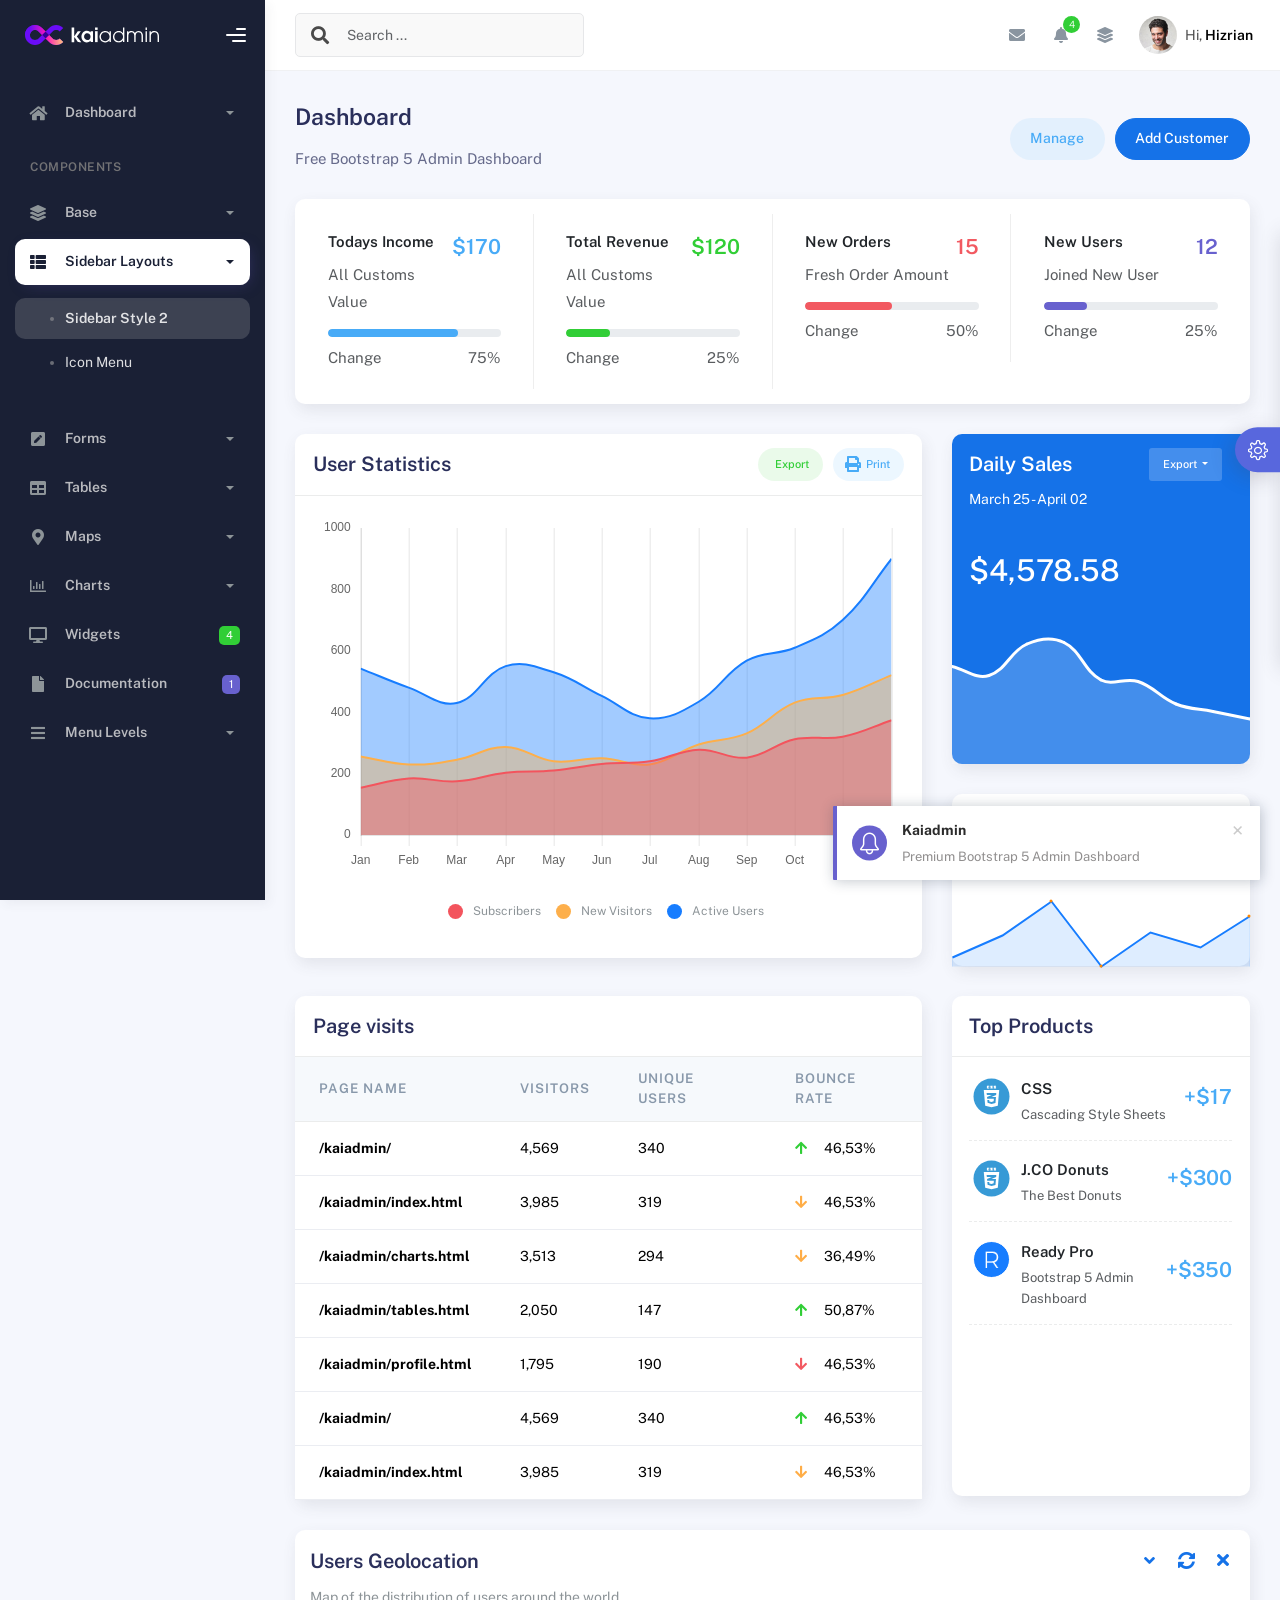
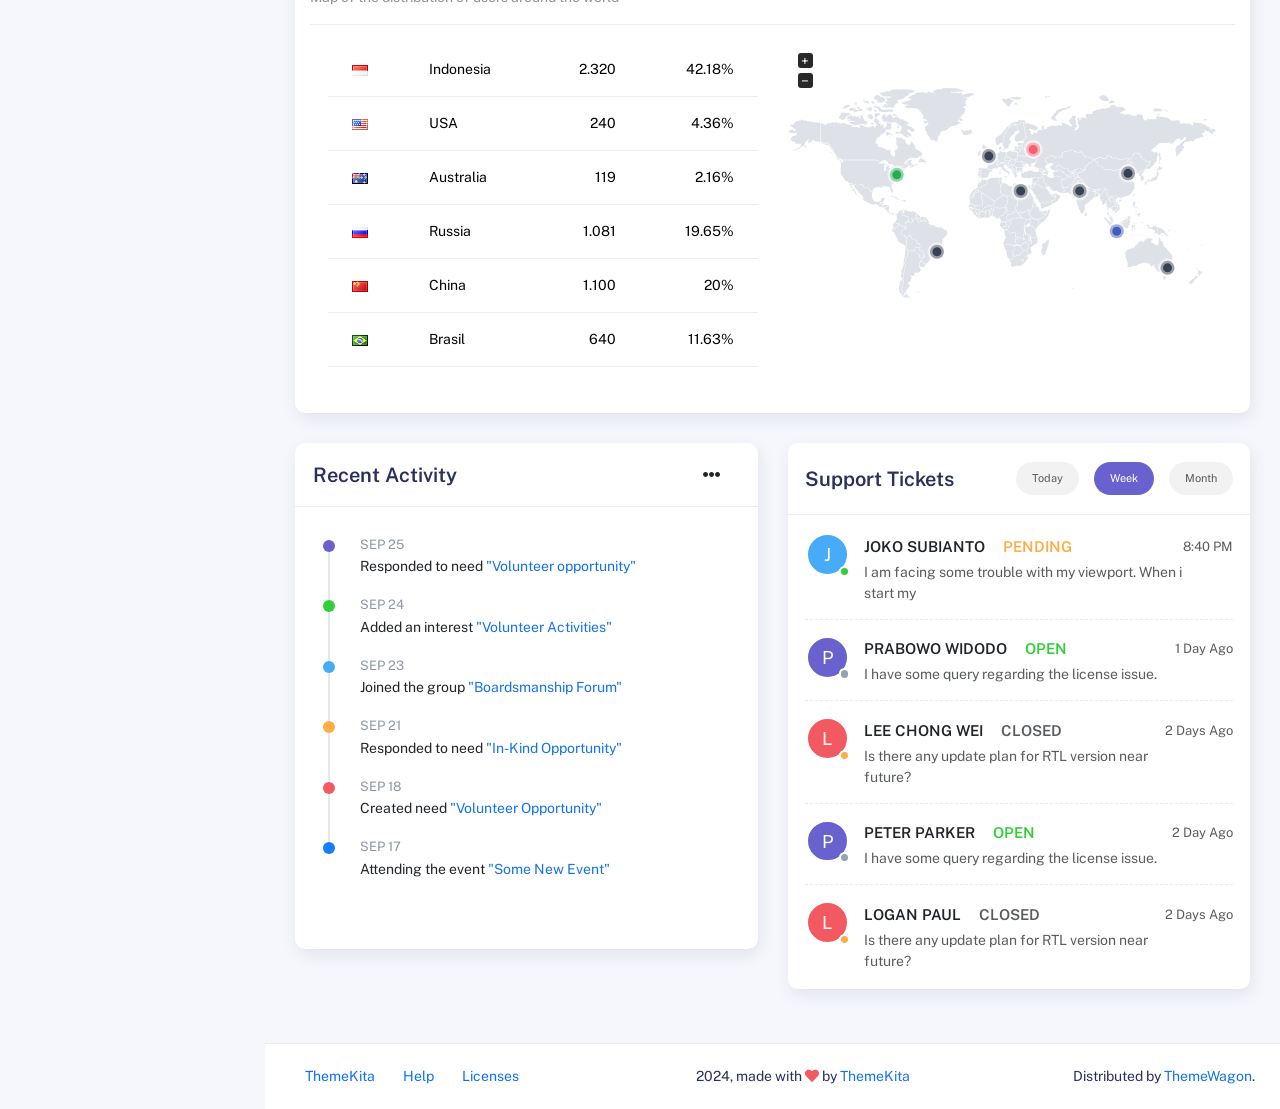
<file: admin/sidebar-style-2.html>
<!DOCTYPE html>
<html lang="en">
  <head>
    <meta http-equiv="X-UA-Compatible" content="IE=edge" />
    <title>Kaiadmin - Bootstrap 5 Admin Dashboard</title>
    <meta
      content="width=device-width, initial-scale=1.0, shrink-to-fit=no"
      name="viewport"
    />
    <link
      rel="icon"
      href="assets/img/kaiadmin/favicon.ico"
      type="image/x-icon"
    />

    <!-- Fonts and icons -->
    <script src="assets/js/plugin/webfont/webfont.min.js"></script>
    <script>
      WebFont.load({
        google: { families: ["Public Sans:300,400,500,600,700"] },
        custom: {
          families: [
            "Font Awesome 5 Solid",
            "Font Awesome 5 Regular",
            "Font Awesome 5 Brands",
            "simple-line-icons",
          ],
          urls: ["assets/css/fonts.min.css"],
        },
        active: function () {
          sessionStorage.fonts = true;
        },
      });
    </script>

    <!-- CSS Files -->
    <link rel="stylesheet" href="assets/css/bootstrap.min.css" />
    <link rel="stylesheet" href="assets/css/plugins.min.css" />
    <link rel="stylesheet" href="assets/css/kaiadmin.min.css" />

    <!-- CSS Just for demo purpose, don't include it in your project -->
    <link rel="stylesheet" href="assets/css/demo.css" />
  </head>
  <body>
    <div class="wrapper">
      <!-- Sidebar -->
      <div class="sidebar sidebar-style-2" data-background-color="dark">
        <div class="sidebar-logo">
          <!-- Logo Header -->
          <div class="logo-header" data-background-color="dark">
            <a href="index.html" class="logo">
              <img
                src="assets/img/kaiadmin/logo_light.svg"
                alt="navbar brand"
                class="navbar-brand"
                height="20"
              />
            </a>
            <div class="nav-toggle">
              <button class="btn btn-toggle toggle-sidebar">
                <i class="gg-menu-right"></i>
              </button>
              <button class="btn btn-toggle sidenav-toggler">
                <i class="gg-menu-left"></i>
              </button>
            </div>
            <button class="topbar-toggler more">
              <i class="gg-more-vertical-alt"></i>
            </button>
          </div>
          <!-- End Logo Header -->
        </div>
        <div class="sidebar-wrapper scrollbar scrollbar-inner">
          <div class="sidebar-content">
            <ul class="nav nav-secondary">
              <li class="nav-item">
                <a
                  data-bs-toggle="collapse"
                  href="#dashboard"
                  class="collapsed"
                  aria-expanded="false"
                >
                  <i class="fas fa-home"></i>
                  <p>Dashboard</p>
                  <span class="caret"></span>
                </a>
                <div class="collapse" id="dashboard">
                  <ul class="nav nav-collapse">
                    <li>
                      <a href="../demo1/index.html">
                        <span class="sub-item">Dashboard 1</span>
                      </a>
                    </li>
                  </ul>
                </div>
              </li>
              <li class="nav-section">
                <span class="sidebar-mini-icon">
                  <i class="fa fa-ellipsis-h"></i>
                </span>
                <h4 class="text-section">Components</h4>
              </li>
              <li class="nav-item">
                <a data-bs-toggle="collapse" href="#base">
                  <i class="fas fa-layer-group"></i>
                  <p>Base</p>
                  <span class="caret"></span>
                </a>
                <div class="collapse" id="base">
                  <ul class="nav nav-collapse">
                    <li>
                      <a href="components/avatars.html">
                        <span class="sub-item">Avatars</span>
                      </a>
                    </li>
                    <li>
                      <a href="components/buttons.html">
                        <span class="sub-item">Buttons</span>
                      </a>
                    </li>
                    <li>
                      <a href="components/gridsystem.html">
                        <span class="sub-item">Grid System</span>
                      </a>
                    </li>
                    <li>
                      <a href="components/panels.html">
                        <span class="sub-item">Panels</span>
                      </a>
                    </li>
                    <li>
                      <a href="components/notifications.html">
                        <span class="sub-item">Notifications</span>
                      </a>
                    </li>
                    <li>
                      <a href="components/sweetalert.html">
                        <span class="sub-item">Sweet Alert</span>
                      </a>
                    </li>
                    <li>
                      <a href="components/font-awesome-icons.html">
                        <span class="sub-item">Font Awesome Icons</span>
                      </a>
                    </li>
                    <li>
                      <a href="components/simple-line-icons.html">
                        <span class="sub-item">Simple Line Icons</span>
                      </a>
                    </li>
                    <li>
                      <a href="components/typography.html">
                        <span class="sub-item">Typography</span>
                      </a>
                    </li>
                  </ul>
                </div>
              </li>
              <li class="nav-item active submenu">
                <a data-bs-toggle="collapse" href="#sidebarLayouts">
                  <i class="fas fa-th-list"></i>
                  <p>Sidebar Layouts</p>
                  <span class="caret"></span>
                </a>
                <div class="collapse show" id="sidebarLayouts">
                  <ul class="nav nav-collapse">
                    <li class="active">
                      <a href="sidebar-style-2.html">
                        <span class="sub-item">Sidebar Style 2</span>
                      </a>
                    </li>
                    <li>
                      <a href="icon-menu.html">
                        <span class="sub-item">Icon Menu</span>
                      </a>
                    </li>
                  </ul>
                </div>
              </li>
              <li class="nav-item">
                <a data-bs-toggle="collapse" href="#forms">
                  <i class="fas fa-pen-square"></i>
                  <p>Forms</p>
                  <span class="caret"></span>
                </a>
                <div class="collapse" id="forms">
                  <ul class="nav nav-collapse">
                    <li>
                      <a href="forms/forms.html">
                        <span class="sub-item">Basic Form</span>
                      </a>
                    </li>
                  </ul>
                </div>
              </li>
              <li class="nav-item">
                <a data-bs-toggle="collapse" href="#tables">
                  <i class="fas fa-table"></i>
                  <p>Tables</p>
                  <span class="caret"></span>
                </a>
                <div class="collapse" id="tables">
                  <ul class="nav nav-collapse">
                    <li>
                      <a href="tables/tables.html">
                        <span class="sub-item">Basic Table</span>
                      </a>
                    </li>
                    <li>
                      <a href="tables/datatables.html">
                        <span class="sub-item">Datatables</span>
                      </a>
                    </li>
                  </ul>
                </div>
              </li>
              <li class="nav-item">
                <a data-bs-toggle="collapse" href="#maps">
                  <i class="fas fa-map-marker-alt"></i>
                  <p>Maps</p>
                  <span class="caret"></span>
                </a>
                <div class="collapse" id="maps">
                  <ul class="nav nav-collapse">
                    <li>
                      <a href="maps/googlemaps.html">
                        <span class="sub-item">Google Maps</span>
                      </a>
                    </li>
                    <li>
                      <a href="maps/jsvectormap.html">
                        <span class="sub-item">Jsvectormap</span>
                      </a>
                    </li>
                  </ul>
                </div>
              </li>
              <li class="nav-item">
                <a data-bs-toggle="collapse" href="#charts">
                  <i class="far fa-chart-bar"></i>
                  <p>Charts</p>
                  <span class="caret"></span>
                </a>
                <div class="collapse" id="charts">
                  <ul class="nav nav-collapse">
                    <li>
                      <a href="charts/charts.html">
                        <span class="sub-item">Chart Js</span>
                      </a>
                    </li>
                    <li>
                      <a href="charts/sparkline.html">
                        <span class="sub-item">Sparkline</span>
                      </a>
                    </li>
                  </ul>
                </div>
              </li>
              <li class="nav-item">
                <a href="widgets.html">
                  <i class="fas fa-desktop"></i>
                  <p>Widgets</p>
                  <span class="badge badge-success">4</span>
                </a>
              </li>
              <li class="nav-item">
                <a href="../../documentation/index.html">
                  <i class="fas fa-file"></i>
                  <p>Documentation</p>
                  <span class="badge badge-secondary">1</span>
                </a>
              </li>
              <li class="nav-item">
                <a data-bs-toggle="collapse" href="#submenu">
                  <i class="fas fa-bars"></i>
                  <p>Menu Levels</p>
                  <span class="caret"></span>
                </a>
                <div class="collapse" id="submenu">
                  <ul class="nav nav-collapse">
                    <li>
                      <a data-bs-toggle="collapse" href="#subnav1">
                        <span class="sub-item">Level 1</span>
                        <span class="caret"></span>
                      </a>
                      <div class="collapse" id="subnav1">
                        <ul class="nav nav-collapse subnav">
                          <li>
                            <a href="#">
                              <span class="sub-item">Level 2</span>
                            </a>
                          </li>
                          <li>
                            <a href="#">
                              <span class="sub-item">Level 2</span>
                            </a>
                          </li>
                        </ul>
                      </div>
                    </li>
                    <li>
                      <a data-bs-toggle="collapse" href="#subnav2">
                        <span class="sub-item">Level 1</span>
                        <span class="caret"></span>
                      </a>
                      <div class="collapse" id="subnav2">
                        <ul class="nav nav-collapse subnav">
                          <li>
                            <a href="#">
                              <span class="sub-item">Level 2</span>
                            </a>
                          </li>
                        </ul>
                      </div>
                    </li>
                    <li>
                      <a href="#">
                        <span class="sub-item">Level 1</span>
                      </a>
                    </li>
                  </ul>
                </div>
              </li>
            </ul>
          </div>
        </div>
      </div>
      <!-- End Sidebar -->

      <div class="main-panel">
        <div class="main-header">
          <div class="main-header-logo">
            <!-- Logo Header -->
            <div class="logo-header" data-background-color="dark">
              <a href="index.html" class="logo">
                <img
                  src="assets/img/kaiadmin/logo_light.svg"
                  alt="navbar brand"
                  class="navbar-brand"
                  height="20"
                />
              </a>
              <div class="nav-toggle">
                <button class="btn btn-toggle toggle-sidebar">
                  <i class="gg-menu-right"></i>
                </button>
                <button class="btn btn-toggle sidenav-toggler">
                  <i class="gg-menu-left"></i>
                </button>
              </div>
              <button class="topbar-toggler more">
                <i class="gg-more-vertical-alt"></i>
              </button>
            </div>
            <!-- End Logo Header -->
          </div>
          <!-- Navbar Header -->
          <nav
            class="navbar navbar-header navbar-header-transparent navbar-expand-lg border-bottom"
          >
            <div class="container-fluid">
              <nav
                class="navbar navbar-header-left navbar-expand-lg navbar-form nav-search p-0 d-none d-lg-flex"
              >
                <div class="input-group">
                  <div class="input-group-prepend">
                    <button type="submit" class="btn btn-search pe-1">
                      <i class="fa fa-search search-icon"></i>
                    </button>
                  </div>
                  <input
                    type="text"
                    placeholder="Search ..."
                    class="form-control"
                  />
                </div>
              </nav>

              <ul class="navbar-nav topbar-nav ms-md-auto align-items-center">
                <li
                  class="nav-item topbar-icon dropdown hidden-caret d-flex d-lg-none"
                >
                  <a
                    class="nav-link dropdown-toggle"
                    data-bs-toggle="dropdown"
                    href="#"
                    role="button"
                    aria-expanded="false"
                    aria-haspopup="true"
                  >
                    <i class="fa fa-search"></i>
                  </a>
                  <ul class="dropdown-menu dropdown-search animated fadeIn">
                    <form class="navbar-left navbar-form nav-search">
                      <div class="input-group">
                        <input
                          type="text"
                          placeholder="Search ..."
                          class="form-control"
                        />
                      </div>
                    </form>
                  </ul>
                </li>
                <li class="nav-item topbar-icon dropdown hidden-caret">
                  <a
                    class="nav-link dropdown-toggle"
                    href="#"
                    id="messageDropdown"
                    role="button"
                    data-bs-toggle="dropdown"
                    aria-haspopup="true"
                    aria-expanded="false"
                  >
                    <i class="fa fa-envelope"></i>
                  </a>
                  <ul
                    class="dropdown-menu messages-notif-box animated fadeIn"
                    aria-labelledby="messageDropdown"
                  >
                    <li>
                      <div
                        class="dropdown-title d-flex justify-content-between align-items-center"
                      >
                        Messages
                        <a href="#" class="small">Mark all as read</a>
                      </div>
                    </li>
                    <li>
                      <div class="message-notif-scroll scrollbar-outer">
                        <div class="notif-center">
                          <a href="#">
                            <div class="notif-img">
                              <img
                                src="assets/img/jm_denis.jpg"
                                alt="Img Profile"
                              />
                            </div>
                            <div class="notif-content">
                              <span class="subject">Jimmy Denis</span>
                              <span class="block"> How are you ? </span>
                              <span class="time">5 minutes ago</span>
                            </div>
                          </a>
                          <a href="#">
                            <div class="notif-img">
                              <img
                                src="assets/img/chadengle.jpg"
                                alt="Img Profile"
                              />
                            </div>
                            <div class="notif-content">
                              <span class="subject">Chad</span>
                              <span class="block"> Ok, Thanks ! </span>
                              <span class="time">12 minutes ago</span>
                            </div>
                          </a>
                          <a href="#">
                            <div class="notif-img">
                              <img
                                src="assets/img/mlane.jpg"
                                alt="Img Profile"
                              />
                            </div>
                            <div class="notif-content">
                              <span class="subject">Jhon Doe</span>
                              <span class="block">
                                Ready for the meeting today...
                              </span>
                              <span class="time">12 minutes ago</span>
                            </div>
                          </a>
                          <a href="#">
                            <div class="notif-img">
                              <img
                                src="assets/img/talha.jpg"
                                alt="Img Profile"
                              />
                            </div>
                            <div class="notif-content">
                              <span class="subject">Talha</span>
                              <span class="block"> Hi, Apa Kabar ? </span>
                              <span class="time">17 minutes ago</span>
                            </div>
                          </a>
                        </div>
                      </div>
                    </li>
                    <li>
                      <a class="see-all" href="javascript:void(0);"
                        >See all messages<i class="fa fa-angle-right"></i>
                      </a>
                    </li>
                  </ul>
                </li>
                <li class="nav-item topbar-icon dropdown hidden-caret">
                  <a
                    class="nav-link dropdown-toggle"
                    href="#"
                    id="notifDropdown"
                    role="button"
                    data-bs-toggle="dropdown"
                    aria-haspopup="true"
                    aria-expanded="false"
                  >
                    <i class="fa fa-bell"></i>
                    <span class="notification">4</span>
                  </a>
                  <ul
                    class="dropdown-menu notif-box animated fadeIn"
                    aria-labelledby="notifDropdown"
                  >
                    <li>
                      <div class="dropdown-title">
                        You have 4 new notification
                      </div>
                    </li>
                    <li>
                      <div class="notif-scroll scrollbar-outer">
                        <div class="notif-center">
                          <a href="#">
                            <div class="notif-icon notif-primary">
                              <i class="fa fa-user-plus"></i>
                            </div>
                            <div class="notif-content">
                              <span class="block"> New user registered </span>
                              <span class="time">5 minutes ago</span>
                            </div>
                          </a>
                          <a href="#">
                            <div class="notif-icon notif-success">
                              <i class="fa fa-comment"></i>
                            </div>
                            <div class="notif-content">
                              <span class="block">
                                Rahmad commented on Admin
                              </span>
                              <span class="time">12 minutes ago</span>
                            </div>
                          </a>
                          <a href="#">
                            <div class="notif-img">
                              <img
                                src="assets/img/profile2.jpg"
                                alt="Img Profile"
                              />
                            </div>
                            <div class="notif-content">
                              <span class="block">
                                Reza send messages to you
                              </span>
                              <span class="time">12 minutes ago</span>
                            </div>
                          </a>
                          <a href="#">
                            <div class="notif-icon notif-danger">
                              <i class="fa fa-heart"></i>
                            </div>
                            <div class="notif-content">
                              <span class="block"> Farrah liked Admin </span>
                              <span class="time">17 minutes ago</span>
                            </div>
                          </a>
                        </div>
                      </div>
                    </li>
                    <li>
                      <a class="see-all" href="javascript:void(0);"
                        >See all notifications<i class="fa fa-angle-right"></i>
                      </a>
                    </li>
                  </ul>
                </li>
                <li class="nav-item topbar-icon dropdown hidden-caret">
                  <a
                    class="nav-link"
                    data-bs-toggle="dropdown"
                    href="#"
                    aria-expanded="false"
                  >
                    <i class="fas fa-layer-group"></i>
                  </a>
                  <div class="dropdown-menu quick-actions animated fadeIn">
                    <div class="quick-actions-header">
                      <span class="title mb-1">Quick Actions</span>
                      <span class="subtitle op-7">Shortcuts</span>
                    </div>
                    <div class="quick-actions-scroll scrollbar-outer">
                      <div class="quick-actions-items">
                        <div class="row m-0">
                          <a class="col-6 col-md-4 p-0" href="#">
                            <div class="quick-actions-item">
                              <div class="avatar-item bg-danger rounded-circle">
                                <i class="far fa-calendar-alt"></i>
                              </div>
                              <span class="text">Calendar</span>
                            </div>
                          </a>
                          <a class="col-6 col-md-4 p-0" href="#">
                            <div class="quick-actions-item">
                              <div
                                class="avatar-item bg-warning rounded-circle"
                              >
                                <i class="fas fa-map"></i>
                              </div>
                              <span class="text">Maps</span>
                            </div>
                          </a>
                          <a class="col-6 col-md-4 p-0" href="#">
                            <div class="quick-actions-item">
                              <div class="avatar-item bg-info rounded-circle">
                                <i class="fas fa-file-excel"></i>
                              </div>
                              <span class="text">Reports</span>
                            </div>
                          </a>
                          <a class="col-6 col-md-4 p-0" href="#">
                            <div class="quick-actions-item">
                              <div
                                class="avatar-item bg-success rounded-circle"
                              >
                                <i class="fas fa-envelope"></i>
                              </div>
                              <span class="text">Emails</span>
                            </div>
                          </a>
                          <a class="col-6 col-md-4 p-0" href="#">
                            <div class="quick-actions-item">
                              <div
                                class="avatar-item bg-primary rounded-circle"
                              >
                                <i class="fas fa-file-invoice-dollar"></i>
                              </div>
                              <span class="text">Invoice</span>
                            </div>
                          </a>
                          <a class="col-6 col-md-4 p-0" href="#">
                            <div class="quick-actions-item">
                              <div
                                class="avatar-item bg-secondary rounded-circle"
                              >
                                <i class="fas fa-credit-card"></i>
                              </div>
                              <span class="text">Payments</span>
                            </div>
                          </a>
                        </div>
                      </div>
                    </div>
                  </div>
                </li>

                <li class="nav-item topbar-user dropdown hidden-caret">
                  <a
                    class="dropdown-toggle profile-pic"
                    data-bs-toggle="dropdown"
                    href="#"
                    aria-expanded="false"
                  >
                    <div class="avatar-sm">
                      <img
                        src="assets/img/profile.jpg"
                        alt="..."
                        class="avatar-img rounded-circle"
                      />
                    </div>
                    <span class="profile-username">
                      <span class="op-7">Hi,</span>
                      <span class="fw-bold">Hizrian</span>
                    </span>
                  </a>
                  <ul class="dropdown-menu dropdown-user animated fadeIn">
                    <div class="dropdown-user-scroll scrollbar-outer">
                      <li>
                        <div class="user-box">
                          <div class="avatar-lg">
                            <img
                              src="assets/img/profile.jpg"
                              alt="image profile"
                              class="avatar-img rounded"
                            />
                          </div>
                          <div class="u-text">
                            <h4>Hizrian</h4>
                            <p class="text-muted">hello@example.com</p>
                            <a
                              href="profile.html"
                              class="btn btn-xs btn-secondary btn-sm"
                              >View Profile</a
                            >
                          </div>
                        </div>
                      </li>
                      <li>
                        <div class="dropdown-divider"></div>
                        <a class="dropdown-item" href="#">My Profile</a>
                        <a class="dropdown-item" href="#">My Balance</a>
                        <a class="dropdown-item" href="#">Inbox</a>
                        <div class="dropdown-divider"></div>
                        <a class="dropdown-item" href="#">Account Setting</a>
                        <div class="dropdown-divider"></div>
                        <a class="dropdown-item" href="#">Logout</a>
                      </li>
                    </div>
                  </ul>
                </li>
              </ul>
            </div>
          </nav>
          <!-- End Navbar -->
        </div>

        <div class="container">
          <div class="page-inner">
            <div
              class="d-flex align-items-left align-items-md-center flex-column flex-md-row pt-2 pb-4"
            >
              <div>
                <h3 class="fw-bold mb-3">Dashboard</h3>
                <h6 class="op-7 mb-2">Free Bootstrap 5 Admin Dashboard</h6>
              </div>
              <div class="ms-md-auto py-2 py-md-0">
                <a href="#" class="btn btn-label-info btn-round me-2">Manage</a>
                <a href="#" class="btn btn-primary btn-round">Add Customer</a>
              </div>
            </div>
            <div class="row row-card-no-pd">
              <div class="col-12 col-sm-6 col-md-6 col-xl-3">
                <div class="card">
                  <div class="card-body">
                    <div class="d-flex justify-content-between">
                      <div>
                        <h6><b>Todays Income</b></h6>
                        <p class="text-muted">All Customs Value</p>
                      </div>
                      <h4 class="text-info fw-bold">$170</h4>
                    </div>
                    <div class="progress progress-sm">
                      <div
                        class="progress-bar bg-info w-75"
                        role="progressbar"
                        aria-valuenow="75"
                        aria-valuemin="0"
                        aria-valuemax="100"
                      ></div>
                    </div>
                    <div class="d-flex justify-content-between mt-2">
                      <p class="text-muted mb-0">Change</p>
                      <p class="text-muted mb-0">75%</p>
                    </div>
                  </div>
                </div>
              </div>
              <div class="col-12 col-sm-6 col-md-6 col-xl-3">
                <div class="card">
                  <div class="card-body">
                    <div class="d-flex justify-content-between">
                      <div>
                        <h6><b>Total Revenue</b></h6>
                        <p class="text-muted">All Customs Value</p>
                      </div>
                      <h4 class="text-success fw-bold">$120</h4>
                    </div>
                    <div class="progress progress-sm">
                      <div
                        class="progress-bar bg-success w-25"
                        role="progressbar"
                        aria-valuenow="25"
                        aria-valuemin="0"
                        aria-valuemax="100"
                      ></div>
                    </div>
                    <div class="d-flex justify-content-between mt-2">
                      <p class="text-muted mb-0">Change</p>
                      <p class="text-muted mb-0">25%</p>
                    </div>
                  </div>
                </div>
              </div>
              <div class="col-12 col-sm-6 col-md-6 col-xl-3">
                <div class="card">
                  <div class="card-body">
                    <div class="d-flex justify-content-between">
                      <div>
                        <h6><b>New Orders</b></h6>
                        <p class="text-muted">Fresh Order Amount</p>
                      </div>
                      <h4 class="text-danger fw-bold">15</h4>
                    </div>
                    <div class="progress progress-sm">
                      <div
                        class="progress-bar bg-danger w-50"
                        role="progressbar"
                        aria-valuenow="50"
                        aria-valuemin="0"
                        aria-valuemax="100"
                      ></div>
                    </div>
                    <div class="d-flex justify-content-between mt-2">
                      <p class="text-muted mb-0">Change</p>
                      <p class="text-muted mb-0">50%</p>
                    </div>
                  </div>
                </div>
              </div>
              <div class="col-12 col-sm-6 col-md-6 col-xl-3">
                <div class="card">
                  <div class="card-body">
                    <div class="d-flex justify-content-between">
                      <div>
                        <h6><b>New Users</b></h6>
                        <p class="text-muted">Joined New User</p>
                      </div>
                      <h4 class="text-secondary fw-bold">12</h4>
                    </div>
                    <div class="progress progress-sm">
                      <div
                        class="progress-bar bg-secondary w-25"
                        role="progressbar"
                        aria-valuenow="25"
                        aria-valuemin="0"
                        aria-valuemax="100"
                      ></div>
                    </div>
                    <div class="d-flex justify-content-between mt-2">
                      <p class="text-muted mb-0">Change</p>
                      <p class="text-muted mb-0">25%</p>
                    </div>
                  </div>
                </div>
              </div>
            </div>
            <div class="row">
              <div class="col-md-8">
                <div class="card">
                  <div class="card-header">
                    <div class="card-head-row">
                      <div class="card-title">User Statistics</div>
                      <div class="card-tools">
                        <a
                          href="#"
                          class="btn btn-label-success btn-round btn-sm me-2"
                        >
                          <span class="btn-label">
                            <i class="fa fa-pencil"></i>
                          </span>
                          Export
                        </a>
                        <a href="#" class="btn btn-label-info btn-round btn-sm">
                          <span class="btn-label">
                            <i class="fa fa-print"></i>
                          </span>
                          Print
                        </a>
                      </div>
                    </div>
                  </div>
                  <div class="card-body">
                    <div class="chart-container" style="min-height: 375px">
                      <canvas id="statisticsChart"></canvas>
                    </div>
                    <div id="myChartLegend"></div>
                  </div>
                </div>
              </div>
              <div class="col-md-4">
                <div class="card card-primary">
                  <div class="card-header">
                    <div class="card-head-row">
                      <div class="card-title">Daily Sales</div>
                      <div class="card-tools">
                        <div class="dropdown">
                          <button
                            class="btn btn-sm btn-label-light dropdown-toggle"
                            type="button"
                            id="dropdownMenuButton"
                            data-bs-toggle="dropdown"
                            aria-haspopup="true"
                            aria-expanded="false"
                          >
                            Export
                          </button>
                          <div
                            class="dropdown-menu"
                            aria-labelledby="dropdownMenuButton"
                          >
                            <a class="dropdown-item" href="#">Action</a>
                            <a class="dropdown-item" href="#">Another action</a>
                            <a class="dropdown-item" href="#"
                              >Something else here</a
                            >
                          </div>
                        </div>
                      </div>
                    </div>
                    <div class="card-category">March 25 - April 02</div>
                  </div>
                  <div class="card-body pb-0">
                    <div class="mb-4 mt-2">
                      <h1>$4,578.58</h1>
                    </div>
                    <div class="pull-in">
                      <canvas id="dailySalesChart"></canvas>
                    </div>
                  </div>
                </div>
                <div class="card">
                  <div class="card-body pb-0">
                    <div class="h1 fw-bold float-end text-primary">+5%</div>
                    <h2 class="mb-2">17</h2>
                    <p class="text-muted">Users online</p>
                    <div class="pull-in sparkline-fix">
                      <div id="lineChart"></div>
                    </div>
                  </div>
                </div>
              </div>
            </div>
            <!-- <div class="row">
						<div class="col-md-4">
							<div class="card">
								<div class="card-body pb-0">
									<div class="h1 fw-bold float-end text-primary">+5%</div>
									<h2 class="mb-2">17</h2>
									<p class="text-muted">Users online</p>
									<div class="pull-in sparkline-fix">
										<div id="lineChart"></div>
									</div>
								</div>
							</div>
						</div>
						<div class="col-md-4">
							<div class="card">
								<div class="card-body pb-0">
									<div class="h1 fw-bold float-end text-danger">-3%</div>
									<h2 class="mb-2">27</h2>
									<p class="text-muted">New Users</p>
									<div class="pull-in sparkline-fix">
										<div id="lineChart2"></div>
									</div>
								</div>
							</div>
						</div>
						<div class="col-md-4">
							<div class="card">
								<div class="card-body pb-0">
									<div class="h1 fw-bold float-end text-warning">+7%</div>
									<h2 class="mb-2">213</h2>
									<p class="text-muted">Transactions</p>
									<div class="pull-in sparkline-fix">
										<div id="lineChart3"></div>
									</div>
								</div>
							</div>
						</div>
					</div> -->
            <!-- <div class="row">
						<div class="col-md-4">
							<div class="card">
								<div class="card-header">
									<div class="card-title">Top Products</div>
								</div>
								<div class="card-body pb-0">
									<div class="d-flex">
										<div class="avatar">
											<img src="assets/img/logoproduct.svg" alt="..." class="avatar-img rounded-circle">
										</div>
										<div class="flex-1 pt-1 ms-2">
											<h6 class="fw-bold mb-1">CSS</h6>
											<small class="text-muted">Cascading Style Sheets</small>
										</div>
										<div class="d-flex ms-auto align-items-center">
											<h4 class="text-info fw-bold">+$17</h4>
										</div>
									</div>
									<div class="separator-dashed"></div>
									<div class="d-flex">
										<div class="avatar">
											<img src="assets/img/logoproduct.svg" alt="..." class="avatar-img rounded-circle">
										</div>
										<div class="flex-1 pt-1 ms-2">
											<h6 class="fw-bold mb-1">J.CO Donuts</h6>
											<small class="text-muted">The Best Donuts</small>
										</div>
										<div class="d-flex ms-auto align-items-center">
											<h4 class="text-info fw-bold">+$300</h4>
										</div>
									</div>
									<div class="separator-dashed"></div>
									<div class="d-flex">
										<div class="avatar">
											<img src="assets/img/logoproduct3.svg" alt="..." class="avatar-img rounded-circle">
										</div>
										<div class="flex-1 pt-1 ms-2">
											<h6 class="fw-bold mb-1">Ready Pro</h6>
											<small class="text-muted">Bootstrap 5 Admin Dashboard</small>
										</div>
										<div class="d-flex ms-auto align-items-center">
											<h4 class="text-info fw-bold">+$350</h4>
										</div>
									</div>
									<div class="separator-dashed"></div>
									<div class="pull-in">
										<canvas id="topProductsChart"></canvas>
									</div>
								</div>
							</div>
						</div>
						<div class="col-md-4">
							<div class="card">
								<div class="card-body">
									<div class="card-title fw-mediumbold">Suggested People</div>
									<div class="card-list">
										<div class="item-list">
											<div class="avatar">
												<img src="assets/img/jm_denis.jpg" alt="..." class="avatar-img rounded-circle">
											</div>
											<div class="info-user ms-3">
												<div class="username">Jimmy Denis</div>
												<div class="status">Graphic Designer</div>
											</div>
											<button class="btn btn-icon btn-primary btn-round btn-xs">
												<i class="fa fa-plus"></i>
											</button>
										</div>
										<div class="item-list">
											<div class="avatar">
												<img src="assets/img/chadengle.jpg" alt="..." class="avatar-img rounded-circle">
											</div>
											<div class="info-user ms-3">
												<div class="username">Chad</div>
												<div class="status">CEO Zeleaf</div>
											</div>
											<button class="btn btn-icon btn-primary btn-round btn-xs">
												<i class="fa fa-plus"></i>
											</button>
										</div>
										<div class="item-list">
											<div class="avatar">
												<img src="assets/img/talha.jpg" alt="..." class="avatar-img rounded-circle">
											</div>
											<div class="info-user ms-3">
												<div class="username">Talha</div>
												<div class="status">Front End Designer</div>
											</div>
											<button class="btn btn-icon btn-primary btn-round btn-xs">
												<i class="fa fa-plus"></i>
											</button>
										</div>
										<div class="item-list">
											<div class="avatar">
												<img src="assets/img/mlane.jpg" alt="..." class="avatar-img rounded-circle">
											</div>
											<div class="info-user ms-3">
												<div class="username">John Doe</div>
												<div class="status">Back End Developer</div>
											</div>
											<button class="btn btn-icon btn-primary btn-round btn-xs">
												<i class="fa fa-plus"></i>
											</button>
										</div>
										<div class="item-list">
											<div class="avatar">
												<img src="assets/img/talha.jpg" alt="..." class="avatar-img rounded-circle">
											</div>
											<div class="info-user ms-3">
												<div class="username">Talha</div>
												<div class="status">Front End Designer</div>
											</div>
											<button class="btn btn-icon btn-primary btn-round btn-xs">
												<i class="fa fa-plus"></i>
											</button>
										</div>
										<div class="item-list">
											<div class="avatar">
												<img src="assets/img/jm_denis.jpg" alt="..." class="avatar-img rounded-circle">
											</div>
											<div class="info-user ms-3">
												<div class="username">Jimmy Denis</div>
												<div class="status">Graphic Designer</div>
											</div>
											<button class="btn btn-icon btn-primary btn-round btn-xs">
												<i class="fa fa-plus"></i>
											</button>
										</div>
									</div>
								</div>
							</div>
						</div>
						<div class="col-md-4">
							<div class="card card-primary bg-primary-gradient">
								<div class="card-body">
									<h5 class="mt-3 b-b1 pb-2 mb-4 fw-bold">Active user right now</h5>
									<h1 class="mb-4 fw-bold">17</h1>
									<h5 class="mt-3 b-b1 pb-2 mb-5 fw-bold">Page view per minutes</h5>
									<div id="activeUsersChart"></div>
									<h5 class="mt-5 pb-3 mb-0 fw-bold">Top active pages</h5>
									<ul class="list-unstyled">
										<li class="d-flex justify-content-between pb-1 pt-1"><small>/product/readypro/index.html</small> <span>7</span></li>
										<li class="d-flex justify-content-between pb-1 pt-1"><small>/product/kaiadmin/demo.html</small> <span>10</span></li>
									</ul>
								</div>
							</div>
						</div>
					</div> -->
            <div class="row">
              <div class="col-md-8">
                <div class="card">
                  <div class="card-header">
                    <div class="card-title">Page visits</div>
                  </div>
                  <div class="card-body p-0">
                    <div class="table-responsive">
                      <!-- Projects table -->
                      <table class="table align-items-center mb-0">
                        <thead class="thead-light">
                          <tr>
                            <th scope="col">Page name</th>
                            <th scope="col">Visitors</th>
                            <th scope="col">Unique users</th>
                            <th scope="col">Bounce rate</th>
                          </tr>
                        </thead>
                        <tbody>
                          <tr>
                            <th scope="row">/kaiadmin/</th>
                            <td>4,569</td>
                            <td>340</td>
                            <td>
                              <i class="fas fa-arrow-up text-success me-3"></i>
                              46,53%
                            </td>
                          </tr>
                          <tr>
                            <th scope="row">/kaiadmin/index.html</th>
                            <td>3,985</td>
                            <td>319</td>
                            <td>
                              <i
                                class="fas fa-arrow-down text-warning me-3"
                              ></i>
                              46,53%
                            </td>
                          </tr>
                          <tr>
                            <th scope="row">/kaiadmin/charts.html</th>
                            <td>3,513</td>
                            <td>294</td>
                            <td>
                              <i
                                class="fas fa-arrow-down text-warning me-3"
                              ></i>
                              36,49%
                            </td>
                          </tr>
                          <tr>
                            <th scope="row">/kaiadmin/tables.html</th>
                            <td>2,050</td>
                            <td>147</td>
                            <td>
                              <i class="fas fa-arrow-up text-success me-3"></i>
                              50,87%
                            </td>
                          </tr>
                          <tr>
                            <th scope="row">/kaiadmin/profile.html</th>
                            <td>1,795</td>
                            <td>190</td>
                            <td>
                              <i class="fas fa-arrow-down text-danger me-3"></i>
                              46,53%
                            </td>
                          </tr>
                          <tr>
                            <th scope="row">/kaiadmin/</th>
                            <td>4,569</td>
                            <td>340</td>
                            <td>
                              <i class="fas fa-arrow-up text-success me-3"></i>
                              46,53%
                            </td>
                          </tr>
                          <tr>
                            <th scope="row">/kaiadmin/index.html</th>
                            <td>3,985</td>
                            <td>319</td>
                            <td>
                              <i
                                class="fas fa-arrow-down text-warning me-3"
                              ></i>
                              46,53%
                            </td>
                          </tr>
                        </tbody>
                      </table>
                    </div>
                  </div>
                </div>
              </div>
              <div class="col-md-4">
                <div class="card">
                  <div class="card-header">
                    <div class="card-title">Top Products</div>
                  </div>
                  <div class="card-body pb-0">
                    <div class="d-flex">
                      <div class="avatar">
                        <img
                          src="assets/img/logoproduct.svg"
                          alt="..."
                          class="avatar-img rounded-circle"
                        />
                      </div>
                      <div class="flex-1 pt-1 ms-2">
                        <h6 class="fw-bold mb-1">CSS</h6>
                        <small class="text-muted">Cascading Style Sheets</small>
                      </div>
                      <div class="d-flex ms-auto align-items-center">
                        <h4 class="text-info fw-bold">+$17</h4>
                      </div>
                    </div>
                    <div class="separator-dashed"></div>
                    <div class="d-flex">
                      <div class="avatar">
                        <img
                          src="assets/img/logoproduct.svg"
                          alt="..."
                          class="avatar-img rounded-circle"
                        />
                      </div>
                      <div class="flex-1 pt-1 ms-2">
                        <h6 class="fw-bold mb-1">J.CO Donuts</h6>
                        <small class="text-muted">The Best Donuts</small>
                      </div>
                      <div class="d-flex ms-auto align-items-center">
                        <h4 class="text-info fw-bold">+$300</h4>
                      </div>
                    </div>
                    <div class="separator-dashed"></div>
                    <div class="d-flex">
                      <div class="avatar">
                        <img
                          src="assets/img/logoproduct3.svg"
                          alt="..."
                          class="avatar-img rounded-circle"
                        />
                      </div>
                      <div class="flex-1 pt-1 ms-2">
                        <h6 class="fw-bold mb-1">Ready Pro</h6>
                        <small class="text-muted"
                          >Bootstrap 5 Admin Dashboard</small
                        >
                      </div>
                      <div class="d-flex ms-auto align-items-center">
                        <h4 class="text-info fw-bold">+$350</h4>
                      </div>
                    </div>
                    <div class="separator-dashed"></div>
                    <div class="pull-in">
                      <canvas id="topProductsChart"></canvas>
                    </div>
                  </div>
                </div>
              </div>
            </div>
            <div class="row row-card-no-pd">
              <div class="col-md-12">
                <div class="card">
                  <div class="card-header">
                    <div class="card-head-row card-tools-still-right">
                      <h4 class="card-title">Users Geolocation</h4>
                      <div class="card-tools">
                        <button
                          class="btn btn-icon btn-link btn-primary btn-xs"
                        >
                          <span class="fa fa-angle-down"></span>
                        </button>
                        <button
                          class="btn btn-icon btn-link btn-primary btn-xs btn-refresh-card"
                        >
                          <span class="fa fa-sync-alt"></span>
                        </button>
                        <button
                          class="btn btn-icon btn-link btn-primary btn-xs"
                        >
                          <span class="fa fa-times"></span>
                        </button>
                      </div>
                    </div>
                    <p class="card-category">
                      Map of the distribution of users around the world
                    </p>
                  </div>
                  <div class="card-body">
                    <div class="row">
                      <div class="col-md-6">
                        <div class="table-responsive table-hover table-sales">
                          <table class="table">
                            <tbody>
                              <tr>
                                <td>
                                  <div class="flag">
                                    <img
                                      src="assets/img/flags/id.png"
                                      alt="indonesia"
                                    />
                                  </div>
                                </td>
                                <td>Indonesia</td>
                                <td class="text-end">2.320</td>
                                <td class="text-end">42.18%</td>
                              </tr>
                              <tr>
                                <td>
                                  <div class="flag">
                                    <img
                                      src="assets/img/flags/us.png"
                                      alt="united states"
                                    />
                                  </div>
                                </td>
                                <td>USA</td>
                                <td class="text-end">240</td>
                                <td class="text-end">4.36%</td>
                              </tr>
                              <tr>
                                <td>
                                  <div class="flag">
                                    <img
                                      src="assets/img/flags/au.png"
                                      alt="australia"
                                    />
                                  </div>
                                </td>
                                <td>Australia</td>
                                <td class="text-end">119</td>
                                <td class="text-end">2.16%</td>
                              </tr>
                              <tr>
                                <td>
                                  <div class="flag">
                                    <img
                                      src="assets/img/flags/ru.png"
                                      alt="russia"
                                    />
                                  </div>
                                </td>
                                <td>Russia</td>
                                <td class="text-end">1.081</td>
                                <td class="text-end">19.65%</td>
                              </tr>
                              <tr>
                                <td>
                                  <div class="flag">
                                    <img
                                      src="assets/img/flags/cn.png"
                                      alt="china"
                                    />
                                  </div>
                                </td>
                                <td>China</td>
                                <td class="text-end">1.100</td>
                                <td class="text-end">20%</td>
                              </tr>
                              <tr>
                                <td>
                                  <div class="flag">
                                    <img
                                      src="assets/img/flags/br.png"
                                      alt="brazil"
                                    />
                                  </div>
                                </td>
                                <td>Brasil</td>
                                <td class="text-end">640</td>
                                <td class="text-end">11.63%</td>
                              </tr>
                            </tbody>
                          </table>
                        </div>
                      </div>
                      <div class="col-md-6">
                        <div class="mapcontainer">
                          <div
                            id="world-map"
                            class="w-100"
                            style="height: 300px"
                          ></div>
                        </div>
                      </div>
                    </div>
                  </div>
                </div>
              </div>
            </div>
            <div class="row">
              <div class="col-md-6">
                <div class="card">
                  <div class="card-header">
                    <div class="card-head-row card-tools-still-right">
                      <div class="card-title">Recent Activity</div>
                      <div class="card-tools">
                        <div class="dropdown">
                          <button
                            class="btn btn-icon btn-clean"
                            type="button"
                            id="dropdownMenuButton"
                            data-bs-toggle="dropdown"
                            aria-haspopup="true"
                            aria-expanded="false"
                          >
                            <i class="fas fa-ellipsis-h"></i>
                          </button>
                          <div
                            class="dropdown-menu"
                            aria-labelledby="dropdownMenuButton"
                          >
                            <a class="dropdown-item" href="#">Action</a>
                            <a class="dropdown-item" href="#">Another action</a>
                            <a class="dropdown-item" href="#"
                              >Something else here</a
                            >
                          </div>
                        </div>
                      </div>
                    </div>
                  </div>
                  <div class="card-body">
                    <ol class="activity-feed">
                      <li class="feed-item feed-item-secondary">
                        <time class="date" datetime="9-25">Sep 25</time>
                        <span class="text"
                          >Responded to need
                          <a href="#">"Volunteer opportunity"</a></span
                        >
                      </li>
                      <li class="feed-item feed-item-success">
                        <time class="date" datetime="9-24">Sep 24</time>
                        <span class="text"
                          >Added an interest
                          <a href="#">"Volunteer Activities"</a></span
                        >
                      </li>
                      <li class="feed-item feed-item-info">
                        <time class="date" datetime="9-23">Sep 23</time>
                        <span class="text"
                          >Joined the group
                          <a href="single-group.php"
                            >"Boardsmanship Forum"</a
                          ></span
                        >
                      </li>
                      <li class="feed-item feed-item-warning">
                        <time class="date" datetime="9-21">Sep 21</time>
                        <span class="text"
                          >Responded to need
                          <a href="#">"In-Kind Opportunity"</a></span
                        >
                      </li>
                      <li class="feed-item feed-item-danger">
                        <time class="date" datetime="9-18">Sep 18</time>
                        <span class="text"
                          >Created need
                          <a href="#">"Volunteer Opportunity"</a></span
                        >
                      </li>
                      <li class="feed-item">
                        <time class="date" datetime="9-17">Sep 17</time>
                        <span class="text"
                          >Attending the event
                          <a href="single-event.php">"Some New Event"</a></span
                        >
                      </li>
                    </ol>
                  </div>
                </div>
              </div>
              <div class="col-md-6">
                <div class="card">
                  <div class="card-header">
                    <div class="card-head-row">
                      <div class="card-title">Support Tickets</div>
                      <div class="card-tools">
                        <ul
                          class="nav nav-pills nav-secondary nav-pills-no-bd nav-sm"
                          id="pills-tab"
                          role="tablist"
                        >
                          <li class="nav-item">
                            <a
                              class="nav-link"
                              id="pills-today"
                              data-bs-toggle="pill"
                              href="#pills-today"
                              role="tab"
                              aria-selected="true"
                              >Today</a
                            >
                          </li>
                          <li class="nav-item">
                            <a
                              class="nav-link active"
                              id="pills-week"
                              data-bs-toggle="pill"
                              href="#pills-week"
                              role="tab"
                              aria-selected="false"
                              >Week</a
                            >
                          </li>
                          <li class="nav-item">
                            <a
                              class="nav-link"
                              id="pills-month"
                              data-bs-toggle="pill"
                              href="#pills-month"
                              role="tab"
                              aria-selected="false"
                              >Month</a
                            >
                          </li>
                        </ul>
                      </div>
                    </div>
                  </div>
                  <div class="card-body">
                    <div class="d-flex">
                      <div class="avatar avatar-online">
                        <span
                          class="avatar-title rounded-circle border border-white bg-info"
                          >J</span
                        >
                      </div>
                      <div class="flex-1 ms-3 pt-1">
                        <h6 class="text-uppercase fw-bold mb-1">
                          Joko Subianto
                          <span class="text-warning ps-3">pending</span>
                        </h6>
                        <span class="text-muted"
                          >I am facing some trouble with my viewport. When i
                          start my</span
                        >
                      </div>
                      <div class="float-end pt-1">
                        <small class="text-muted">8:40 PM</small>
                      </div>
                    </div>
                    <div class="separator-dashed"></div>
                    <div class="d-flex">
                      <div class="avatar avatar-offline">
                        <span
                          class="avatar-title rounded-circle border border-white bg-secondary"
                          >P</span
                        >
                      </div>
                      <div class="flex-1 ms-3 pt-1">
                        <h6 class="text-uppercase fw-bold mb-1">
                          Prabowo Widodo
                          <span class="text-success ps-3">open</span>
                        </h6>
                        <span class="text-muted"
                          >I have some query regarding the license issue.</span
                        >
                      </div>
                      <div class="float-end pt-1">
                        <small class="text-muted">1 Day Ago</small>
                      </div>
                    </div>
                    <div class="separator-dashed"></div>
                    <div class="d-flex">
                      <div class="avatar avatar-away">
                        <span
                          class="avatar-title rounded-circle border border-white bg-danger"
                          >L</span
                        >
                      </div>
                      <div class="flex-1 ms-3 pt-1">
                        <h6 class="text-uppercase fw-bold mb-1">
                          Lee Chong Wei
                          <span class="text-muted ps-3">closed</span>
                        </h6>
                        <span class="text-muted"
                          >Is there any update plan for RTL version near
                          future?</span
                        >
                      </div>
                      <div class="float-end pt-1">
                        <small class="text-muted">2 Days Ago</small>
                      </div>
                    </div>
                    <div class="separator-dashed"></div>
                    <div class="d-flex">
                      <div class="avatar avatar-offline">
                        <span
                          class="avatar-title rounded-circle border border-white bg-secondary"
                          >P</span
                        >
                      </div>
                      <div class="flex-1 ms-3 pt-1">
                        <h6 class="text-uppercase fw-bold mb-1">
                          Peter Parker
                          <span class="text-success ps-3">open</span>
                        </h6>
                        <span class="text-muted"
                          >I have some query regarding the license issue.</span
                        >
                      </div>
                      <div class="float-end pt-1">
                        <small class="text-muted">2 Day Ago</small>
                      </div>
                    </div>
                    <div class="separator-dashed"></div>
                    <div class="d-flex">
                      <div class="avatar avatar-away">
                        <span
                          class="avatar-title rounded-circle border border-white bg-danger"
                          >L</span
                        >
                      </div>
                      <div class="flex-1 ms-3 pt-1">
                        <h6 class="text-uppercase fw-bold mb-1">
                          Logan Paul <span class="text-muted ps-3">closed</span>
                        </h6>
                        <span class="text-muted"
                          >Is there any update plan for RTL version near
                          future?</span
                        >
                      </div>
                      <div class="float-end pt-1">
                        <small class="text-muted">2 Days Ago</small>
                      </div>
                    </div>
                  </div>
                </div>
              </div>
            </div>
          </div>
        </div>

        <footer class="footer">
          <div class="container-fluid d-flex justify-content-between">
            <nav class="pull-left">
              <ul class="nav">
                <li class="nav-item">
                  <a class="nav-link" href="http://www.themekita.com">
                    ThemeKita
                  </a>
                </li>
                <li class="nav-item">
                  <a class="nav-link" href="#"> Help </a>
                </li>
                <li class="nav-item">
                  <a class="nav-link" href="#"> Licenses </a>
                </li>
              </ul>
            </nav>
            <div class="copyright">
              2024, made with <i class="fa fa-heart heart text-danger"></i> by
              <a href="http://www.themekita.com">ThemeKita</a>
            </div>
            <div>
              Distributed by
              <a target="_blank" href="https://themewagon.com/">ThemeWagon</a>.
            </div>
          </div>
        </footer>
      </div>

      <!-- Custom template | don't include it in your project! -->
      <div class="custom-template">
        <div class="title">Settings</div>
        <div class="custom-content">
          <div class="switcher">
            <div class="switch-block">
              <h4>Logo Header</h4>
              <div class="btnSwitch">
                <button
                  type="button"
                  class="selected changeLogoHeaderColor"
                  data-color="dark"
                ></button>
                <button
                  type="button"
                  class="changeLogoHeaderColor"
                  data-color="blue"
                ></button>
                <button
                  type="button"
                  class="changeLogoHeaderColor"
                  data-color="purple"
                ></button>
                <button
                  type="button"
                  class="changeLogoHeaderColor"
                  data-color="light-blue"
                ></button>
                <button
                  type="button"
                  class="changeLogoHeaderColor"
                  data-color="green"
                ></button>
                <button
                  type="button"
                  class="changeLogoHeaderColor"
                  data-color="orange"
                ></button>
                <button
                  type="button"
                  class="changeLogoHeaderColor"
                  data-color="red"
                ></button>
                <button
                  type="button"
                  class="changeLogoHeaderColor"
                  data-color="white"
                ></button>
                <br />
                <button
                  type="button"
                  class="changeLogoHeaderColor"
                  data-color="dark2"
                ></button>
                <button
                  type="button"
                  class="changeLogoHeaderColor"
                  data-color="blue2"
                ></button>
                <button
                  type="button"
                  class="changeLogoHeaderColor"
                  data-color="purple2"
                ></button>
                <button
                  type="button"
                  class="changeLogoHeaderColor"
                  data-color="light-blue2"
                ></button>
                <button
                  type="button"
                  class="changeLogoHeaderColor"
                  data-color="green2"
                ></button>
                <button
                  type="button"
                  class="changeLogoHeaderColor"
                  data-color="orange2"
                ></button>
                <button
                  type="button"
                  class="changeLogoHeaderColor"
                  data-color="red2"
                ></button>
              </div>
            </div>
            <div class="switch-block">
              <h4>Navbar Header</h4>
              <div class="btnSwitch">
                <button
                  type="button"
                  class="changeTopBarColor"
                  data-color="dark"
                ></button>
                <button
                  type="button"
                  class="changeTopBarColor"
                  data-color="blue"
                ></button>
                <button
                  type="button"
                  class="changeTopBarColor"
                  data-color="purple"
                ></button>
                <button
                  type="button"
                  class="changeTopBarColor"
                  data-color="light-blue"
                ></button>
                <button
                  type="button"
                  class="changeTopBarColor"
                  data-color="green"
                ></button>
                <button
                  type="button"
                  class="changeTopBarColor"
                  data-color="orange"
                ></button>
                <button
                  type="button"
                  class="changeTopBarColor"
                  data-color="red"
                ></button>
                <button
                  type="button"
                  class="selected changeTopBarColor"
                  data-color="white"
                ></button>
                <br />
                <button
                  type="button"
                  class="changeTopBarColor"
                  data-color="dark2"
                ></button>
                <button
                  type="button"
                  class="changeTopBarColor"
                  data-color="blue2"
                ></button>
                <button
                  type="button"
                  class="changeTopBarColor"
                  data-color="purple2"
                ></button>
                <button
                  type="button"
                  class="changeTopBarColor"
                  data-color="light-blue2"
                ></button>
                <button
                  type="button"
                  class="changeTopBarColor"
                  data-color="green2"
                ></button>
                <button
                  type="button"
                  class="changeTopBarColor"
                  data-color="orange2"
                ></button>
                <button
                  type="button"
                  class="changeTopBarColor"
                  data-color="red2"
                ></button>
              </div>
            </div>
            <div class="switch-block">
              <h4>Sidebar</h4>
              <div class="btnSwitch">
                <button
                  type="button"
                  class="changeSideBarColor"
                  data-color="white"
                ></button>
                <button
                  type="button"
                  class="selected changeSideBarColor"
                  data-color="dark"
                ></button>
                <button
                  type="button"
                  class="changeSideBarColor"
                  data-color="dark2"
                ></button>
              </div>
            </div>
          </div>
        </div>
        <div class="custom-toggle">
          <i class="icon-settings"></i>
        </div>
      </div>
      <!-- End Custom template -->
    </div>
    <!--   Core JS Files   -->
    <script src="assets/js/core/jquery-3.7.1.min.js"></script>
    <script src="assets/js/core/popper.min.js"></script>
    <script src="assets/js/core/bootstrap.min.js"></script>

    <!-- jQuery Scrollbar -->
    <script src="assets/js/plugin/jquery-scrollbar/jquery.scrollbar.min.js"></script>

    <!-- Chart JS -->
    <script src="assets/js/plugin/chart.js/chart.min.js"></script>

    <!-- jQuery Sparkline -->
    <script src="assets/js/plugin/jquery.sparkline/jquery.sparkline.min.js"></script>

    <!-- Chart Circle -->
    <script src="assets/js/plugin/chart-circle/circles.min.js"></script>

    <!-- Datatables -->
    <script src="assets/js/plugin/datatables/datatables.min.js"></script>

    <!-- Bootstrap Notify -->
    <script src="assets/js/plugin/bootstrap-notify/bootstrap-notify.min.js"></script>

    <!-- jQuery Vector Maps -->
    <script src="assets/js/plugin/jsvectormap/jsvectormap.min.js"></script>
    <script src="assets/js/plugin/jsvectormap/world.js"></script>

    <!-- Sweet Alert -->
    <script src="assets/js/plugin/sweetalert/sweetalert.min.js"></script>

    <!-- Kaiadmin JS -->
    <script src="assets/js/kaiadmin.min.js"></script>

    <!-- Kaiadmin DEMO methods, don't include it in your project! -->
    <script src="assets/js/setting-demo.js"></script>
    <script src="assets/js/demo.js"></script>
    <script>
      $("#lineChart").sparkline([102, 109, 120, 99, 110, 105, 115], {
        type: "line",
        height: "70",
        width: "100%",
        lineWidth: "2",
        lineColor: "#177dff",
        fillColor: "rgba(23, 125, 255, 0.14)",
      });

      $("#lineChart2").sparkline([99, 125, 122, 105, 110, 124, 115], {
        type: "line",
        height: "70",
        width: "100%",
        lineWidth: "2",
        lineColor: "#f3545d",
        fillColor: "rgba(243, 84, 93, .14)",
      });

      $("#lineChart3").sparkline([105, 103, 123, 100, 95, 105, 115], {
        type: "line",
        height: "70",
        width: "100%",
        lineWidth: "2",
        lineColor: "#ffa534",
        fillColor: "rgba(255, 165, 52, .14)",
      });
    </script>
  </body>
</html>
</file>
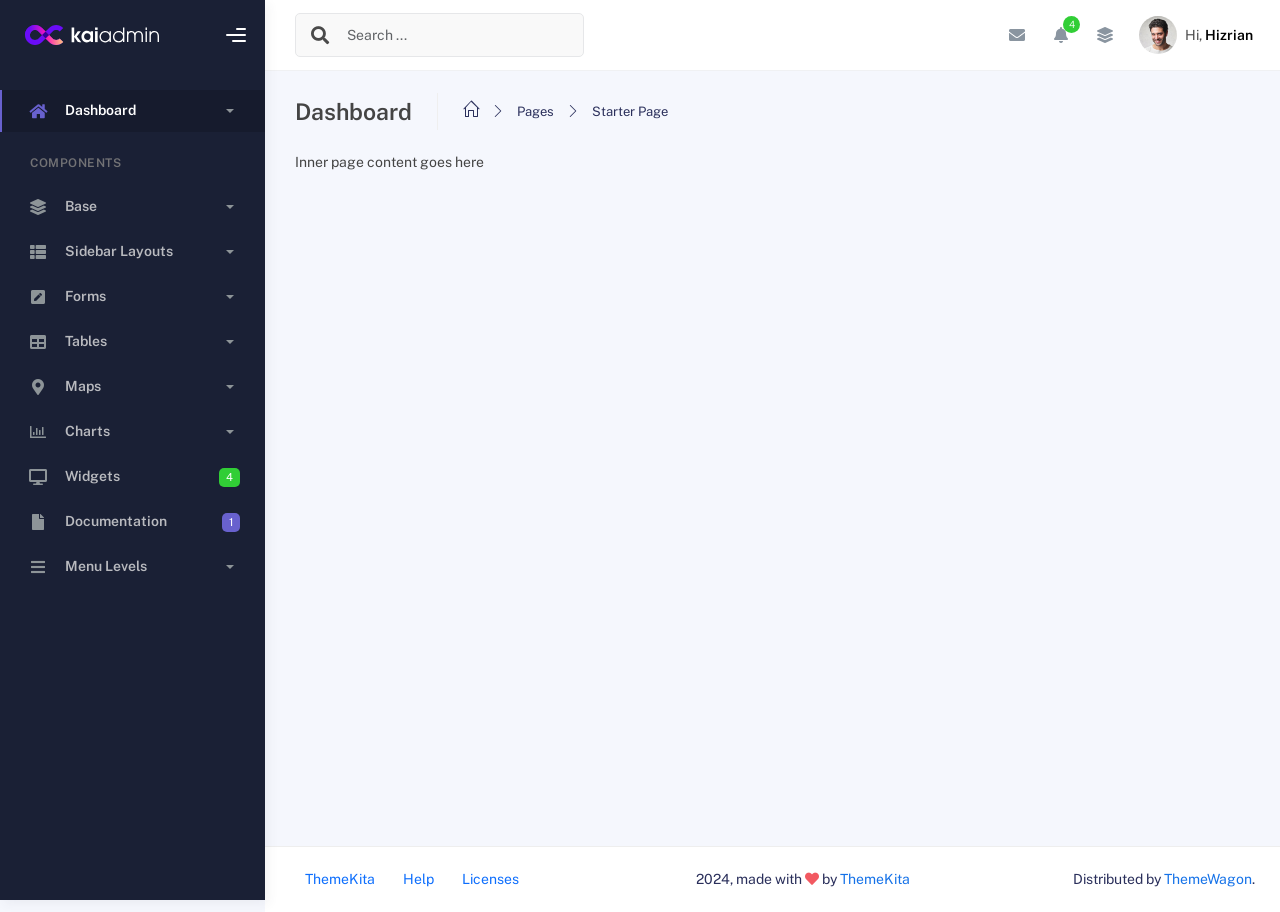
<file: admin/starter-template.html>
<!DOCTYPE html>
<html lang="en">
  <head>
    <meta http-equiv="X-UA-Compatible" content="IE=edge" />
    <title>Kaiadmin - Bootstrap 5 Admin Dashboard</title>
    <meta
      content="width=device-width, initial-scale=1.0, shrink-to-fit=no"
      name="viewport"
    />
    <link
      rel="icon"
      href="assets/img/kaiadmin/favicon.ico"
      type="image/x-icon"
    />

    <!-- Fonts and icons -->
    <script src="assets/js/plugin/webfont/webfont.min.js"></script>
    <script>
      WebFont.load({
        google: { families: ["Public Sans:300,400,500,600,700"] },
        custom: {
          families: [
            "Font Awesome 5 Solid",
            "Font Awesome 5 Regular",
            "Font Awesome 5 Brands",
            "simple-line-icons",
          ],
          urls: ["assets/css/fonts.min.css"],
        },
        active: function () {
          sessionStorage.fonts = true;
        },
      });
    </script>

    <!-- CSS Files -->
    <link rel="stylesheet" href="assets/css/bootstrap.min.css" />
    <link rel="stylesheet" href="assets/css/plugins.min.css" />
    <link rel="stylesheet" href="assets/css/kaiadmin.min.css" />

    <!-- CSS Just for demo purpose, don't include it in your project -->
    <link rel="stylesheet" href="assets/css/demo.css" />
  </head>
  <body>
    <div class="wrapper">
      <!-- Sidebar -->
      <div class="sidebar" data-background-color="dark">
        <div class="sidebar-logo">
          <!-- Logo Header -->
          <div class="logo-header" data-background-color="dark">
            <a href="index.html" class="logo">
              <img
                src="assets/img/kaiadmin/logo_light.svg"
                alt="navbar brand"
                class="navbar-brand"
                height="20"
              />
            </a>
            <div class="nav-toggle">
              <button class="btn btn-toggle toggle-sidebar">
                <i class="gg-menu-right"></i>
              </button>
              <button class="btn btn-toggle sidenav-toggler">
                <i class="gg-menu-left"></i>
              </button>
            </div>
            <button class="topbar-toggler more">
              <i class="gg-more-vertical-alt"></i>
            </button>
          </div>
          <!-- End Logo Header -->
        </div>
        <div class="sidebar-wrapper scrollbar scrollbar-inner">
          <div class="sidebar-content">
            <ul class="nav nav-secondary">
              <li class="nav-item active">
                <a
                  data-bs-toggle="collapse"
                  href="#dashboard"
                  class="collapsed"
                  aria-expanded="false"
                >
                  <i class="fas fa-home"></i>
                  <p>Dashboard</p>
                  <span class="caret"></span>
                </a>
                <div class="collapse" id="dashboard">
                  <ul class="nav nav-collapse">
                    <li>
                      <a href="../demo1/index.html">
                        <span class="sub-item">Dashboard 1</span>
                      </a>
                    </li>
                  </ul>
                </div>
              </li>
              <li class="nav-section">
                <span class="sidebar-mini-icon">
                  <i class="fa fa-ellipsis-h"></i>
                </span>
                <h4 class="text-section">Components</h4>
              </li>
              <li class="nav-item">
                <a data-bs-toggle="collapse" href="#base">
                  <i class="fas fa-layer-group"></i>
                  <p>Base</p>
                  <span class="caret"></span>
                </a>
                <div class="collapse" id="base">
                  <ul class="nav nav-collapse">
                    <li>
                      <a href="components/avatars.html">
                        <span class="sub-item">Avatars</span>
                      </a>
                    </li>
                    <li>
                      <a href="components/buttons.html">
                        <span class="sub-item">Buttons</span>
                      </a>
                    </li>
                    <li>
                      <a href="components/gridsystem.html">
                        <span class="sub-item">Grid System</span>
                      </a>
                    </li>
                    <li>
                      <a href="components/panels.html">
                        <span class="sub-item">Panels</span>
                      </a>
                    </li>
                    <li>
                      <a href="components/notifications.html">
                        <span class="sub-item">Notifications</span>
                      </a>
                    </li>
                    <li>
                      <a href="components/sweetalert.html">
                        <span class="sub-item">Sweet Alert</span>
                      </a>
                    </li>
                    <li>
                      <a href="components/font-awesome-icons.html">
                        <span class="sub-item">Font Awesome Icons</span>
                      </a>
                    </li>
                    <li>
                      <a href="components/simple-line-icons.html">
                        <span class="sub-item">Simple Line Icons</span>
                      </a>
                    </li>
                    <li>
                      <a href="components/typography.html">
                        <span class="sub-item">Typography</span>
                      </a>
                    </li>
                  </ul>
                </div>
              </li>
              <li class="nav-item">
                <a data-bs-toggle="collapse" href="#sidebarLayouts">
                  <i class="fas fa-th-list"></i>
                  <p>Sidebar Layouts</p>
                  <span class="caret"></span>
                </a>
                <div class="collapse" id="sidebarLayouts">
                  <ul class="nav nav-collapse">
                    <li>
                      <a href="sidebar-style-2.html">
                        <span class="sub-item">Sidebar Style 2</span>
                      </a>
                    </li>
                    <li>
                      <a href="icon-menu.html">
                        <span class="sub-item">Icon Menu</span>
                      </a>
                    </li>
                  </ul>
                </div>
              </li>
              <li class="nav-item">
                <a data-bs-toggle="collapse" href="#forms">
                  <i class="fas fa-pen-square"></i>
                  <p>Forms</p>
                  <span class="caret"></span>
                </a>
                <div class="collapse" id="forms">
                  <ul class="nav nav-collapse">
                    <li>
                      <a href="forms/forms.html">
                        <span class="sub-item">Basic Form</span>
                      </a>
                    </li>
                  </ul>
                </div>
              </li>
              <li class="nav-item">
                <a data-bs-toggle="collapse" href="#tables">
                  <i class="fas fa-table"></i>
                  <p>Tables</p>
                  <span class="caret"></span>
                </a>
                <div class="collapse" id="tables">
                  <ul class="nav nav-collapse">
                    <li>
                      <a href="tables/tables.html">
                        <span class="sub-item">Basic Table</span>
                      </a>
                    </li>
                    <li>
                      <a href="tables/datatables.html">
                        <span class="sub-item">Datatables</span>
                      </a>
                    </li>
                  </ul>
                </div>
              </li>
              <li class="nav-item">
                <a data-bs-toggle="collapse" href="#maps">
                  <i class="fas fa-map-marker-alt"></i>
                  <p>Maps</p>
                  <span class="caret"></span>
                </a>
                <div class="collapse" id="maps">
                  <ul class="nav nav-collapse">
                    <li>
                      <a href="maps/googlemaps.html">
                        <span class="sub-item">Google Maps</span>
                      </a>
                    </li>
                    <li>
                      <a href="maps/jsvectormap.html">
                        <span class="sub-item">Jsvectormap</span>
                      </a>
                    </li>
                  </ul>
                </div>
              </li>
              <li class="nav-item">
                <a data-bs-toggle="collapse" href="#charts">
                  <i class="far fa-chart-bar"></i>
                  <p>Charts</p>
                  <span class="caret"></span>
                </a>
                <div class="collapse" id="charts">
                  <ul class="nav nav-collapse">
                    <li>
                      <a href="charts/charts.html">
                        <span class="sub-item">Chart Js</span>
                      </a>
                    </li>
                    <li>
                      <a href="charts/sparkline.html">
                        <span class="sub-item">Sparkline</span>
                      </a>
                    </li>
                  </ul>
                </div>
              </li>
              <li class="nav-item">
                <a href="widgets.html">
                  <i class="fas fa-desktop"></i>
                  <p>Widgets</p>
                  <span class="badge badge-success">4</span>
                </a>
              </li>
              <li class="nav-item">
                <a href="../../documentation/index.html">
                  <i class="fas fa-file"></i>
                  <p>Documentation</p>
                  <span class="badge badge-secondary">1</span>
                </a>
              </li>
              <li class="nav-item">
                <a data-bs-toggle="collapse" href="#submenu">
                  <i class="fas fa-bars"></i>
                  <p>Menu Levels</p>
                  <span class="caret"></span>
                </a>
                <div class="collapse" id="submenu">
                  <ul class="nav nav-collapse">
                    <li>
                      <a data-bs-toggle="collapse" href="#subnav1">
                        <span class="sub-item">Level 1</span>
                        <span class="caret"></span>
                      </a>
                      <div class="collapse" id="subnav1">
                        <ul class="nav nav-collapse subnav">
                          <li>
                            <a href="#">
                              <span class="sub-item">Level 2</span>
                            </a>
                          </li>
                          <li>
                            <a href="#">
                              <span class="sub-item">Level 2</span>
                            </a>
                          </li>
                        </ul>
                      </div>
                    </li>
                    <li>
                      <a data-bs-toggle="collapse" href="#subnav2">
                        <span class="sub-item">Level 1</span>
                        <span class="caret"></span>
                      </a>
                      <div class="collapse" id="subnav2">
                        <ul class="nav nav-collapse subnav">
                          <li>
                            <a href="#">
                              <span class="sub-item">Level 2</span>
                            </a>
                          </li>
                        </ul>
                      </div>
                    </li>
                    <li>
                      <a href="#">
                        <span class="sub-item">Level 1</span>
                      </a>
                    </li>
                  </ul>
                </div>
              </li>
            </ul>
          </div>
        </div>
      </div>
      <!-- End Sidebar -->

      <div class="main-panel">
        <div class="main-header">
          <div class="main-header-logo">
            <!-- Logo Header -->
            <div class="logo-header" data-background-color="dark">
              <a href="index.html" class="logo">
                <img
                  src="assets/img/kaiadmin/logo_light.svg"
                  alt="navbar brand"
                  class="navbar-brand"
                  height="20"
                />
              </a>
              <div class="nav-toggle">
                <button class="btn btn-toggle toggle-sidebar">
                  <i class="gg-menu-right"></i>
                </button>
                <button class="btn btn-toggle sidenav-toggler">
                  <i class="gg-menu-left"></i>
                </button>
              </div>
              <button class="topbar-toggler more">
                <i class="gg-more-vertical-alt"></i>
              </button>
            </div>
            <!-- End Logo Header -->
          </div>
          <!-- Navbar Header -->
          <nav
            class="navbar navbar-header navbar-header-transparent navbar-expand-lg border-bottom"
          >
            <div class="container-fluid">
              <nav
                class="navbar navbar-header-left navbar-expand-lg navbar-form nav-search p-0 d-none d-lg-flex"
              >
                <div class="input-group">
                  <div class="input-group-prepend">
                    <button type="submit" class="btn btn-search pe-1">
                      <i class="fa fa-search search-icon"></i>
                    </button>
                  </div>
                  <input
                    type="text"
                    placeholder="Search ..."
                    class="form-control"
                  />
                </div>
              </nav>

              <ul class="navbar-nav topbar-nav ms-md-auto align-items-center">
                <li
                  class="nav-item topbar-icon dropdown hidden-caret d-flex d-lg-none"
                >
                  <a
                    class="nav-link dropdown-toggle"
                    data-bs-toggle="dropdown"
                    href="#"
                    role="button"
                    aria-expanded="false"
                    aria-haspopup="true"
                  >
                    <i class="fa fa-search"></i>
                  </a>
                  <ul class="dropdown-menu dropdown-search animated fadeIn">
                    <form class="navbar-left navbar-form nav-search">
                      <div class="input-group">
                        <input
                          type="text"
                          placeholder="Search ..."
                          class="form-control"
                        />
                      </div>
                    </form>
                  </ul>
                </li>
                <li class="nav-item topbar-icon dropdown hidden-caret">
                  <a
                    class="nav-link dropdown-toggle"
                    href="#"
                    id="messageDropdown"
                    role="button"
                    data-bs-toggle="dropdown"
                    aria-haspopup="true"
                    aria-expanded="false"
                  >
                    <i class="fa fa-envelope"></i>
                  </a>
                  <ul
                    class="dropdown-menu messages-notif-box animated fadeIn"
                    aria-labelledby="messageDropdown"
                  >
                    <li>
                      <div
                        class="dropdown-title d-flex justify-content-between align-items-center"
                      >
                        Messages
                        <a href="#" class="small">Mark all as read</a>
                      </div>
                    </li>
                    <li>
                      <div class="message-notif-scroll scrollbar-outer">
                        <div class="notif-center">
                          <a href="#">
                            <div class="notif-img">
                              <img
                                src="assets/img/jm_denis.jpg"
                                alt="Img Profile"
                              />
                            </div>
                            <div class="notif-content">
                              <span class="subject">Jimmy Denis</span>
                              <span class="block"> How are you ? </span>
                              <span class="time">5 minutes ago</span>
                            </div>
                          </a>
                          <a href="#">
                            <div class="notif-img">
                              <img
                                src="assets/img/chadengle.jpg"
                                alt="Img Profile"
                              />
                            </div>
                            <div class="notif-content">
                              <span class="subject">Chad</span>
                              <span class="block"> Ok, Thanks ! </span>
                              <span class="time">12 minutes ago</span>
                            </div>
                          </a>
                          <a href="#">
                            <div class="notif-img">
                              <img
                                src="assets/img/mlane.jpg"
                                alt="Img Profile"
                              />
                            </div>
                            <div class="notif-content">
                              <span class="subject">Jhon Doe</span>
                              <span class="block">
                                Ready for the meeting today...
                              </span>
                              <span class="time">12 minutes ago</span>
                            </div>
                          </a>
                          <a href="#">
                            <div class="notif-img">
                              <img
                                src="assets/img/talha.jpg"
                                alt="Img Profile"
                              />
                            </div>
                            <div class="notif-content">
                              <span class="subject">Talha</span>
                              <span class="block"> Hi, Apa Kabar ? </span>
                              <span class="time">17 minutes ago</span>
                            </div>
                          </a>
                        </div>
                      </div>
                    </li>
                    <li>
                      <a class="see-all" href="javascript:void(0);"
                        >See all messages<i class="fa fa-angle-right"></i>
                      </a>
                    </li>
                  </ul>
                </li>
                <li class="nav-item topbar-icon dropdown hidden-caret">
                  <a
                    class="nav-link dropdown-toggle"
                    href="#"
                    id="notifDropdown"
                    role="button"
                    data-bs-toggle="dropdown"
                    aria-haspopup="true"
                    aria-expanded="false"
                  >
                    <i class="fa fa-bell"></i>
                    <span class="notification">4</span>
                  </a>
                  <ul
                    class="dropdown-menu notif-box animated fadeIn"
                    aria-labelledby="notifDropdown"
                  >
                    <li>
                      <div class="dropdown-title">
                        You have 4 new notification
                      </div>
                    </li>
                    <li>
                      <div class="notif-scroll scrollbar-outer">
                        <div class="notif-center">
                          <a href="#">
                            <div class="notif-icon notif-primary">
                              <i class="fa fa-user-plus"></i>
                            </div>
                            <div class="notif-content">
                              <span class="block"> New user registered </span>
                              <span class="time">5 minutes ago</span>
                            </div>
                          </a>
                          <a href="#">
                            <div class="notif-icon notif-success">
                              <i class="fa fa-comment"></i>
                            </div>
                            <div class="notif-content">
                              <span class="block">
                                Rahmad commented on Admin
                              </span>
                              <span class="time">12 minutes ago</span>
                            </div>
                          </a>
                          <a href="#">
                            <div class="notif-img">
                              <img
                                src="assets/img/profile2.jpg"
                                alt="Img Profile"
                              />
                            </div>
                            <div class="notif-content">
                              <span class="block">
                                Reza send messages to you
                              </span>
                              <span class="time">12 minutes ago</span>
                            </div>
                          </a>
                          <a href="#">
                            <div class="notif-icon notif-danger">
                              <i class="fa fa-heart"></i>
                            </div>
                            <div class="notif-content">
                              <span class="block"> Farrah liked Admin </span>
                              <span class="time">17 minutes ago</span>
                            </div>
                          </a>
                        </div>
                      </div>
                    </li>
                    <li>
                      <a class="see-all" href="javascript:void(0);"
                        >See all notifications<i class="fa fa-angle-right"></i>
                      </a>
                    </li>
                  </ul>
                </li>
                <li class="nav-item topbar-icon dropdown hidden-caret">
                  <a
                    class="nav-link"
                    data-bs-toggle="dropdown"
                    href="#"
                    aria-expanded="false"
                  >
                    <i class="fas fa-layer-group"></i>
                  </a>
                  <div class="dropdown-menu quick-actions animated fadeIn">
                    <div class="quick-actions-header">
                      <span class="title mb-1">Quick Actions</span>
                      <span class="subtitle op-7">Shortcuts</span>
                    </div>
                    <div class="quick-actions-scroll scrollbar-outer">
                      <div class="quick-actions-items">
                        <div class="row m-0">
                          <a class="col-6 col-md-4 p-0" href="#">
                            <div class="quick-actions-item">
                              <div class="avatar-item bg-danger rounded-circle">
                                <i class="far fa-calendar-alt"></i>
                              </div>
                              <span class="text">Calendar</span>
                            </div>
                          </a>
                          <a class="col-6 col-md-4 p-0" href="#">
                            <div class="quick-actions-item">
                              <div
                                class="avatar-item bg-warning rounded-circle"
                              >
                                <i class="fas fa-map"></i>
                              </div>
                              <span class="text">Maps</span>
                            </div>
                          </a>
                          <a class="col-6 col-md-4 p-0" href="#">
                            <div class="quick-actions-item">
                              <div class="avatar-item bg-info rounded-circle">
                                <i class="fas fa-file-excel"></i>
                              </div>
                              <span class="text">Reports</span>
                            </div>
                          </a>
                          <a class="col-6 col-md-4 p-0" href="#">
                            <div class="quick-actions-item">
                              <div
                                class="avatar-item bg-success rounded-circle"
                              >
                                <i class="fas fa-envelope"></i>
                              </div>
                              <span class="text">Emails</span>
                            </div>
                          </a>
                          <a class="col-6 col-md-4 p-0" href="#">
                            <div class="quick-actions-item">
                              <div
                                class="avatar-item bg-primary rounded-circle"
                              >
                                <i class="fas fa-file-invoice-dollar"></i>
                              </div>
                              <span class="text">Invoice</span>
                            </div>
                          </a>
                          <a class="col-6 col-md-4 p-0" href="#">
                            <div class="quick-actions-item">
                              <div
                                class="avatar-item bg-secondary rounded-circle"
                              >
                                <i class="fas fa-credit-card"></i>
                              </div>
                              <span class="text">Payments</span>
                            </div>
                          </a>
                        </div>
                      </div>
                    </div>
                  </div>
                </li>

                <li class="nav-item topbar-user dropdown hidden-caret">
                  <a
                    class="dropdown-toggle profile-pic"
                    data-bs-toggle="dropdown"
                    href="#"
                    aria-expanded="false"
                  >
                    <div class="avatar-sm">
                      <img
                        src="assets/img/profile.jpg"
                        alt="..."
                        class="avatar-img rounded-circle"
                      />
                    </div>
                    <span class="profile-username">
                      <span class="op-7">Hi,</span>
                      <span class="fw-bold">Hizrian</span>
                    </span>
                  </a>
                  <ul class="dropdown-menu dropdown-user animated fadeIn">
                    <div class="dropdown-user-scroll scrollbar-outer">
                      <li>
                        <div class="user-box">
                          <div class="avatar-lg">
                            <img
                              src="assets/img/profile.jpg"
                              alt="image profile"
                              class="avatar-img rounded"
                            />
                          </div>
                          <div class="u-text">
                            <h4>Hizrian</h4>
                            <p class="text-muted">hello@example.com</p>
                            <a
                              href="profile.html"
                              class="btn btn-xs btn-secondary btn-sm"
                              >View Profile</a
                            >
                          </div>
                        </div>
                      </li>
                      <li>
                        <div class="dropdown-divider"></div>
                        <a class="dropdown-item" href="#">My Profile</a>
                        <a class="dropdown-item" href="#">My Balance</a>
                        <a class="dropdown-item" href="#">Inbox</a>
                        <div class="dropdown-divider"></div>
                        <a class="dropdown-item" href="#">Account Setting</a>
                        <div class="dropdown-divider"></div>
                        <a class="dropdown-item" href="#">Logout</a>
                      </li>
                    </div>
                  </ul>
                </li>
              </ul>
            </div>
          </nav>
          <!-- End Navbar -->
        </div>

        <div class="container">
          <div class="page-inner">
            <div class="page-header">
              <h4 class="page-title">Dashboard</h4>
              <ul class="breadcrumbs">
                <li class="nav-home">
                  <a href="#">
                    <i class="icon-home"></i>
                  </a>
                </li>
                <li class="separator">
                  <i class="icon-arrow-right"></i>
                </li>
                <li class="nav-item">
                  <a href="#">Pages</a>
                </li>
                <li class="separator">
                  <i class="icon-arrow-right"></i>
                </li>
                <li class="nav-item">
                  <a href="#">Starter Page</a>
                </li>
              </ul>
            </div>
            <div class="page-category">Inner page content goes here</div>
          </div>
        </div>

        <footer class="footer">
          <div class="container-fluid d-flex justify-content-between">
            <nav class="pull-left">
              <ul class="nav">
                <li class="nav-item">
                  <a class="nav-link" href="http://www.themekita.com">
                    ThemeKita
                  </a>
                </li>
                <li class="nav-item">
                  <a class="nav-link" href="#"> Help </a>
                </li>
                <li class="nav-item">
                  <a class="nav-link" href="#"> Licenses </a>
                </li>
              </ul>
            </nav>
            <div class="copyright">
              2024, made with <i class="fa fa-heart heart text-danger"></i> by
              <a href="http://www.themekita.com">ThemeKita</a>
            </div>
            <div>
              Distributed by
              <a target="_blank" href="https://themewagon.com/">ThemeWagon</a>.
            </div>
          </div>
        </footer>
      </div>
    </div>
    <!--   Core JS Files   -->
    <script src="assets/js/core/jquery-3.7.1.min.js"></script>
    <script src="assets/js/core/popper.min.js"></script>
    <script src="assets/js/core/bootstrap.min.js"></script>

    <!-- jQuery Scrollbar -->
    <script src="assets/js/plugin/jquery-scrollbar/jquery.scrollbar.min.js"></script>

    <!-- Chart JS -->
    <script src="assets/js/plugin/chart.js/chart.min.js"></script>

    <!-- jQuery Sparkline -->
    <script src="assets/js/plugin/jquery.sparkline/jquery.sparkline.min.js"></script>

    <!-- Chart Circle -->
    <script src="assets/js/plugin/chart-circle/circles.min.js"></script>

    <!-- Datatables -->
    <script src="assets/js/plugin/datatables/datatables.min.js"></script>

    <!-- Bootstrap Notify -->
    <script src="assets/js/plugin/bootstrap-notify/bootstrap-notify.min.js"></script>

    <!-- jQuery Vector Maps -->
    <script src="assets/js/plugin/jsvectormap/jsvectormap.min.js"></script>
    <script src="assets/js/plugin/jsvectormap/world.js"></script>

    <!-- Google Maps Plugin -->
    <script src="assets/js/plugin/gmaps/gmaps.js"></script>

    <!-- Sweet Alert -->
    <script src="assets/js/plugin/sweetalert/sweetalert.min.js"></script>

    <!-- Kaiadmin JS -->
    <script src="assets/js/kaiadmin.min.js"></script>
  </body>
</html>
</file>
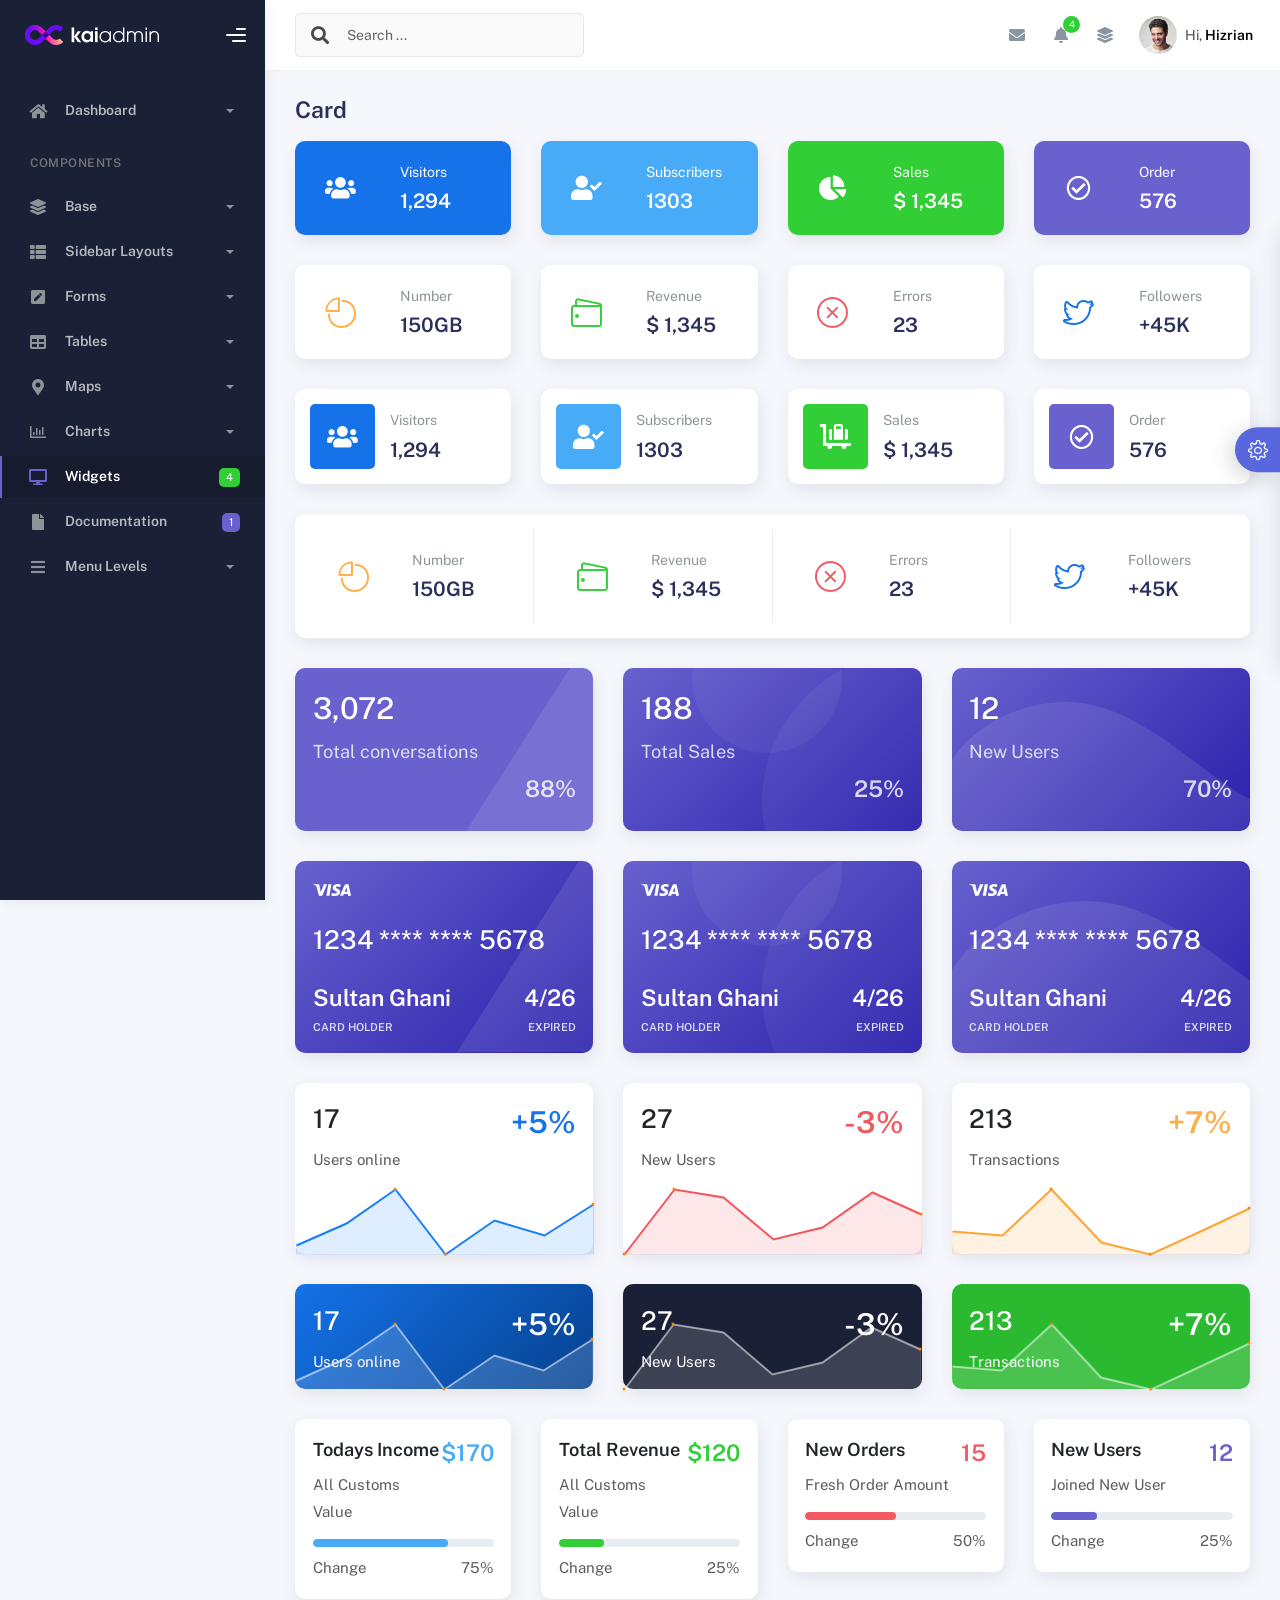
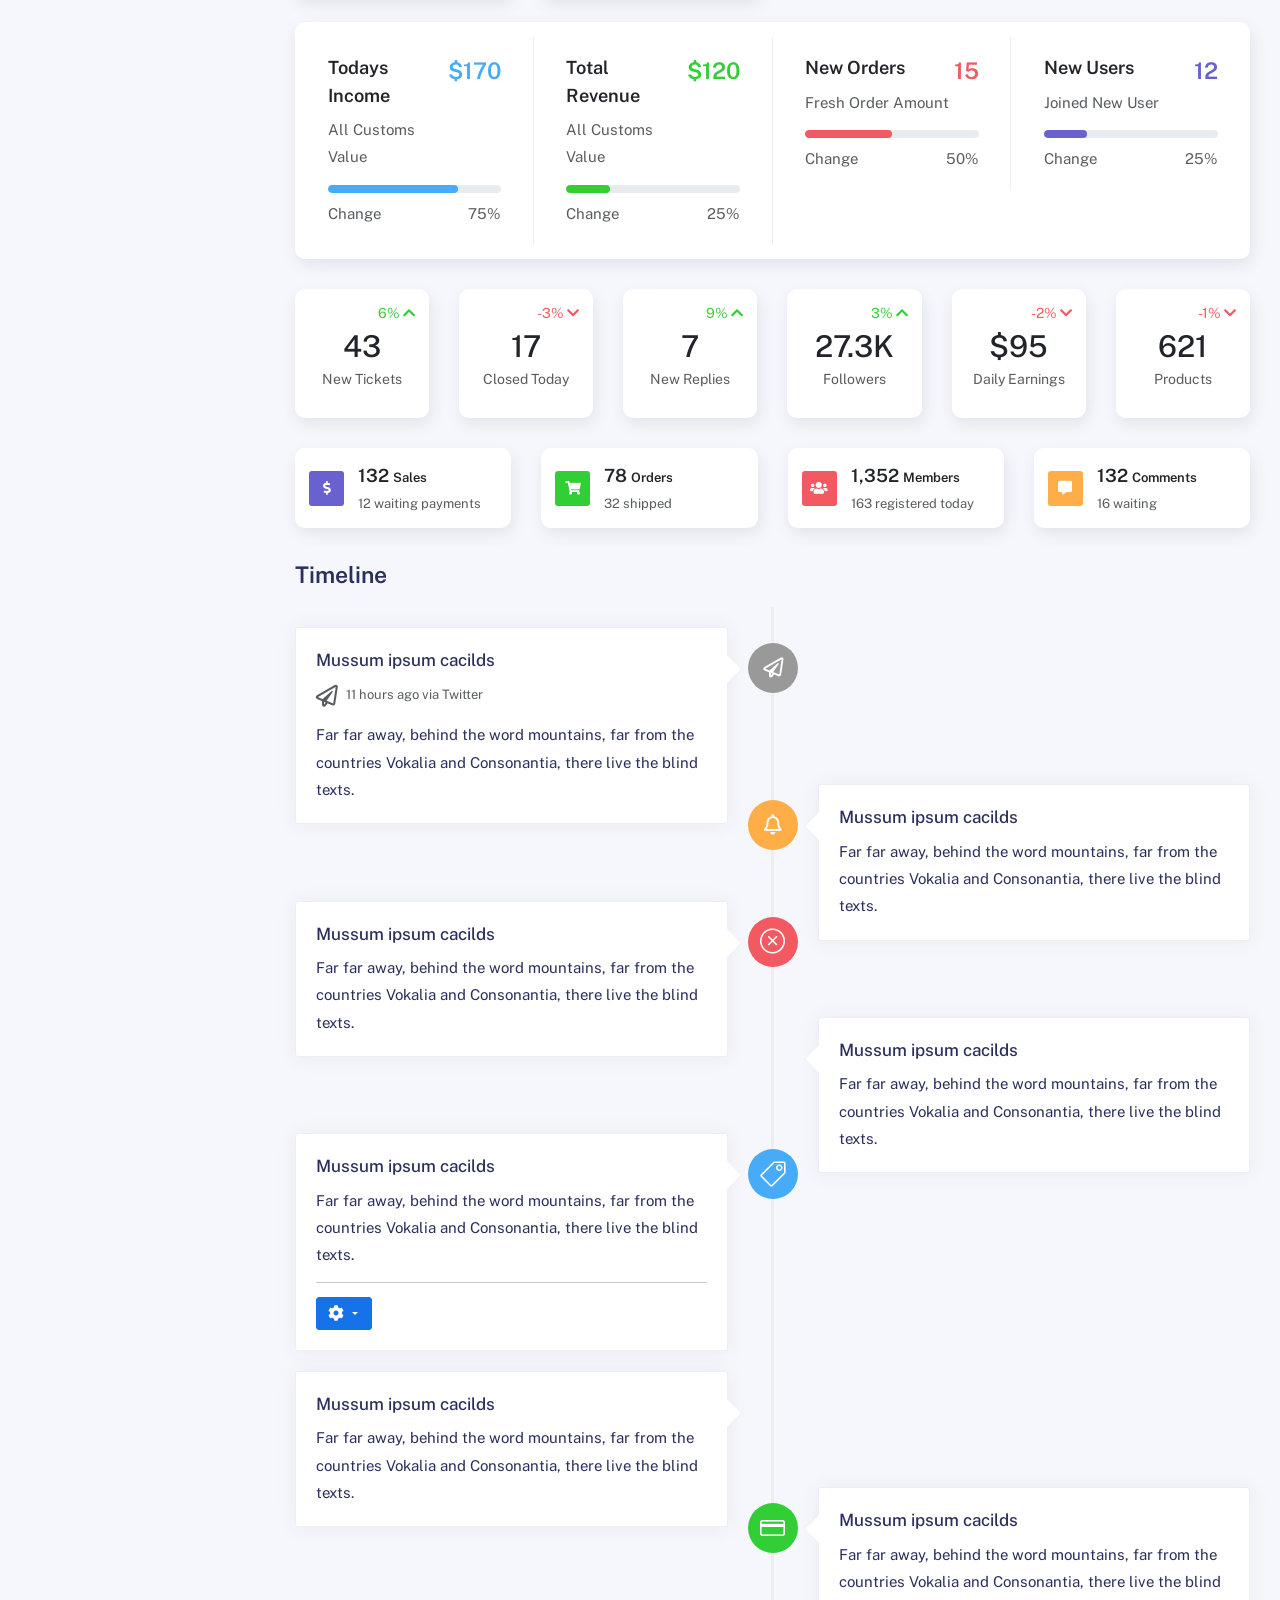
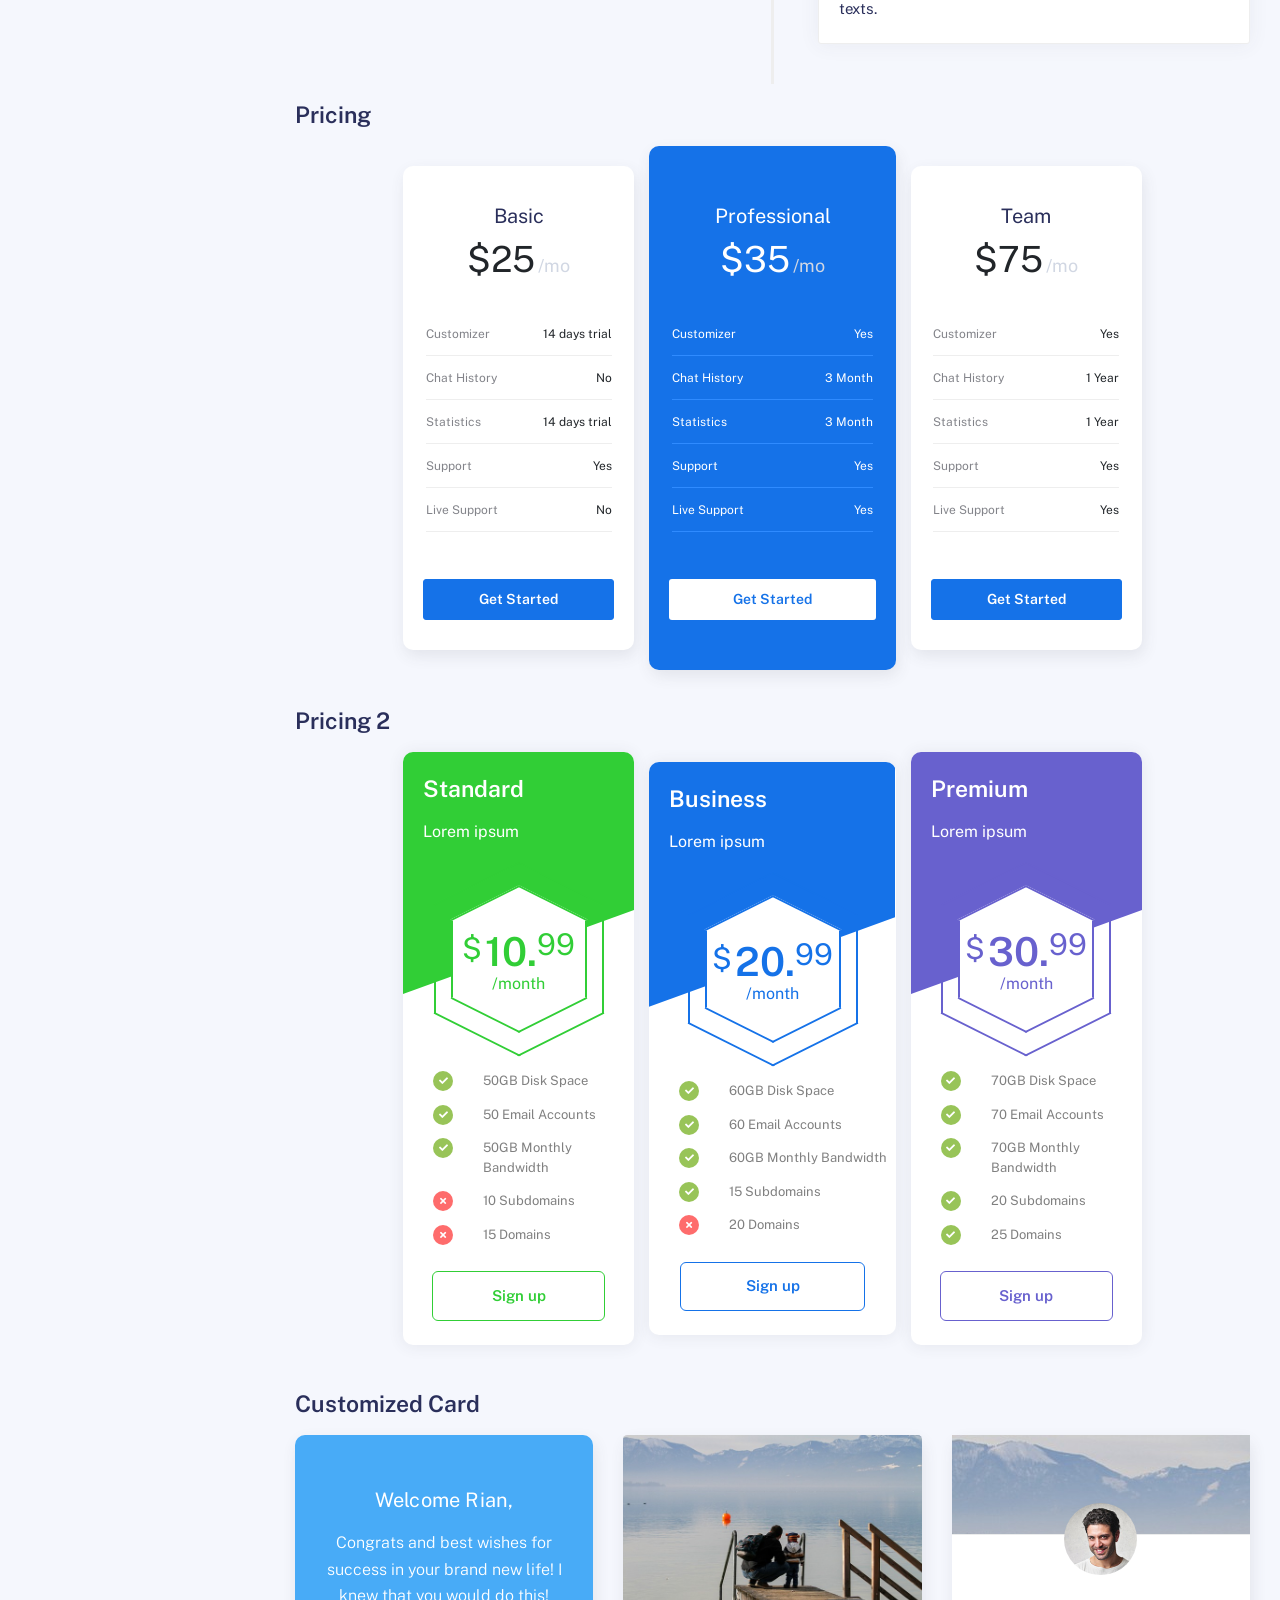
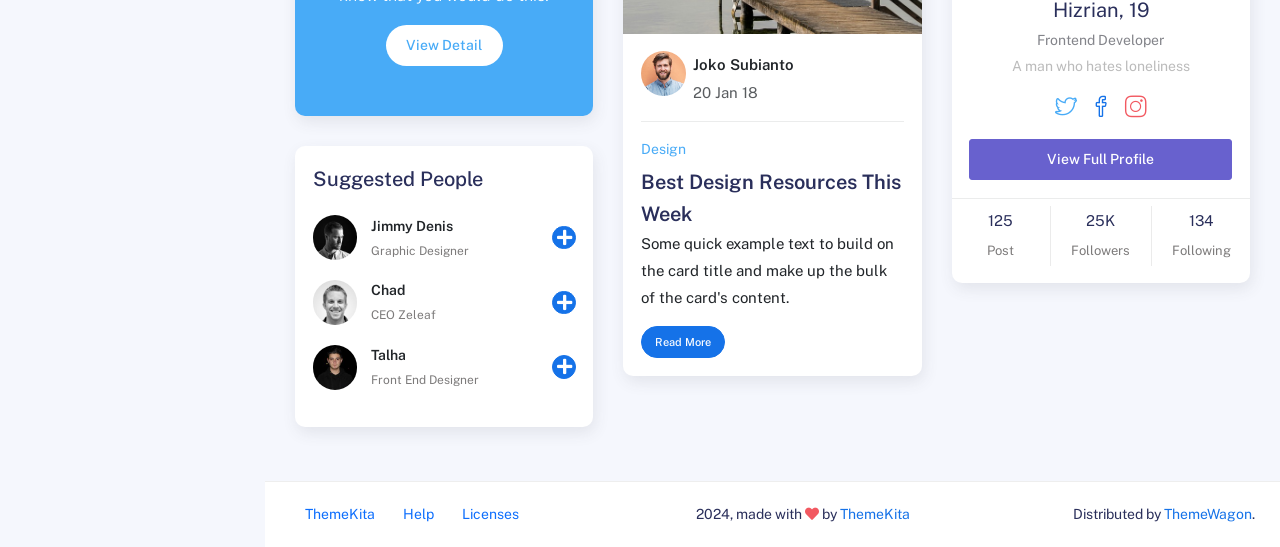
<file: admin/widgets.html>
<!DOCTYPE html>
<html lang="en">
  <head>
    <meta http-equiv="X-UA-Compatible" content="IE=edge" />
    <title>Widgets - Kaiadmin Bootstrap 5 Admin Dashboard</title>
    <meta
      content="width=device-width, initial-scale=1.0, shrink-to-fit=no"
      name="viewport"
    />
    <link
      rel="icon"
      href="assets/img/kaiadmin/favicon.ico"
      type="image/x-icon"
    />

    <!-- Fonts and icons -->
    <script src="assets/js/plugin/webfont/webfont.min.js"></script>
    <script>
      WebFont.load({
        google: { families: ["Public Sans:300,400,500,600,700"] },
        custom: {
          families: [
            "Font Awesome 5 Solid",
            "Font Awesome 5 Regular",
            "Font Awesome 5 Brands",
            "simple-line-icons",
          ],
          urls: ["assets/css/fonts.min.css"],
        },
        active: function () {
          sessionStorage.fonts = true;
        },
      });
    </script>

    <!-- CSS Files -->
    <link rel="stylesheet" href="assets/css/bootstrap.min.css" />
    <link rel="stylesheet" href="assets/css/plugins.min.css" />
    <link rel="stylesheet" href="assets/css/kaiadmin.min.css" />

    <!-- CSS Just for demo purpose, don't include it in your project -->
    <link rel="stylesheet" href="assets/css/demo.css" />
  </head>
  <body>
    <div class="wrapper">
      <!-- Sidebar -->
      <div class="sidebar" data-background-color="dark">
        <div class="sidebar-logo">
          <!-- Logo Header -->
          <div class="logo-header" data-background-color="dark">
            <a href="index.html" class="logo">
              <img
                src="assets/img/kaiadmin/logo_light.svg"
                alt="navbar brand"
                class="navbar-brand"
                height="20"
              />
            </a>
            <div class="nav-toggle">
              <button class="btn btn-toggle toggle-sidebar">
                <i class="gg-menu-right"></i>
              </button>
              <button class="btn btn-toggle sidenav-toggler">
                <i class="gg-menu-left"></i>
              </button>
            </div>
            <button class="topbar-toggler more">
              <i class="gg-more-vertical-alt"></i>
            </button>
          </div>
          <!-- End Logo Header -->
        </div>
        <div class="sidebar-wrapper scrollbar scrollbar-inner">
          <div class="sidebar-content">
            <ul class="nav nav-secondary">
              <li class="nav-item">
                <a
                  data-bs-toggle="collapse"
                  href="#dashboard"
                  class="collapsed"
                  aria-expanded="false"
                >
                  <i class="fas fa-home"></i>
                  <p>Dashboard</p>
                  <span class="caret"></span>
                </a>
                <div class="collapse" id="dashboard">
                  <ul class="nav nav-collapse">
                    <li>
                      <a href="../demo1/index.html">
                        <span class="sub-item">Dashboard 1</span>
                      </a>
                    </li>
                  </ul>
                </div>
              </li>
              <li class="nav-section">
                <span class="sidebar-mini-icon">
                  <i class="fa fa-ellipsis-h"></i>
                </span>
                <h4 class="text-section">Components</h4>
              </li>
              <li class="nav-item">
                <a data-bs-toggle="collapse" href="#base">
                  <i class="fas fa-layer-group"></i>
                  <p>Base</p>
                  <span class="caret"></span>
                </a>
                <div class="collapse" id="base">
                  <ul class="nav nav-collapse">
                    <li>
                      <a href="components/avatars.html">
                        <span class="sub-item">Avatars</span>
                      </a>
                    </li>
                    <li>
                      <a href="components/buttons.html">
                        <span class="sub-item">Buttons</span>
                      </a>
                    </li>
                    <li>
                      <a href="components/gridsystem.html">
                        <span class="sub-item">Grid System</span>
                      </a>
                    </li>
                    <li>
                      <a href="components/panels.html">
                        <span class="sub-item">Panels</span>
                      </a>
                    </li>
                    <li>
                      <a href="components/notifications.html">
                        <span class="sub-item">Notifications</span>
                      </a>
                    </li>
                    <li>
                      <a href="components/sweetalert.html">
                        <span class="sub-item">Sweet Alert</span>
                      </a>
                    </li>
                    <li>
                      <a href="components/font-awesome-icons.html">
                        <span class="sub-item">Font Awesome Icons</span>
                      </a>
                    </li>
                    <li>
                      <a href="components/simple-line-icons.html">
                        <span class="sub-item">Simple Line Icons</span>
                      </a>
                    </li>
                    <li>
                      <a href="components/typography.html">
                        <span class="sub-item">Typography</span>
                      </a>
                    </li>
                  </ul>
                </div>
              </li>
              <li class="nav-item">
                <a data-bs-toggle="collapse" href="#sidebarLayouts">
                  <i class="fas fa-th-list"></i>
                  <p>Sidebar Layouts</p>
                  <span class="caret"></span>
                </a>
                <div class="collapse" id="sidebarLayouts">
                  <ul class="nav nav-collapse">
                    <li>
                      <a href="sidebar-style-2.html">
                        <span class="sub-item">Sidebar Style 2</span>
                      </a>
                    </li>
                    <li>
                      <a href="icon-menu.html">
                        <span class="sub-item">Icon Menu</span>
                      </a>
                    </li>
                  </ul>
                </div>
              </li>
              <li class="nav-item">
                <a data-bs-toggle="collapse" href="#forms">
                  <i class="fas fa-pen-square"></i>
                  <p>Forms</p>
                  <span class="caret"></span>
                </a>
                <div class="collapse" id="forms">
                  <ul class="nav nav-collapse">
                    <li>
                      <a href="forms/forms.html">
                        <span class="sub-item">Basic Form</span>
                      </a>
                    </li>
                  </ul>
                </div>
              </li>
              <li class="nav-item">
                <a data-bs-toggle="collapse" href="#tables">
                  <i class="fas fa-table"></i>
                  <p>Tables</p>
                  <span class="caret"></span>
                </a>
                <div class="collapse" id="tables">
                  <ul class="nav nav-collapse">
                    <li>
                      <a href="tables/tables.html">
                        <span class="sub-item">Basic Table</span>
                      </a>
                    </li>
                    <li>
                      <a href="tables/datatables.html">
                        <span class="sub-item">Datatables</span>
                      </a>
                    </li>
                  </ul>
                </div>
              </li>
              <li class="nav-item">
                <a data-bs-toggle="collapse" href="#maps">
                  <i class="fas fa-map-marker-alt"></i>
                  <p>Maps</p>
                  <span class="caret"></span>
                </a>
                <div class="collapse" id="maps">
                  <ul class="nav nav-collapse">
                    <li>
                      <a href="maps/googlemaps.html">
                        <span class="sub-item">Google Maps</span>
                      </a>
                    </li>
                    <li>
                      <a href="maps/jsvectormap.html">
                        <span class="sub-item">Jsvectormap</span>
                      </a>
                    </li>
                  </ul>
                </div>
              </li>
              <li class="nav-item">
                <a data-bs-toggle="collapse" href="#charts">
                  <i class="far fa-chart-bar"></i>
                  <p>Charts</p>
                  <span class="caret"></span>
                </a>
                <div class="collapse" id="charts">
                  <ul class="nav nav-collapse">
                    <li>
                      <a href="charts/charts.html">
                        <span class="sub-item">Chart Js</span>
                      </a>
                    </li>
                    <li>
                      <a href="charts/sparkline.html">
                        <span class="sub-item">Sparkline</span>
                      </a>
                    </li>
                  </ul>
                </div>
              </li>
              <li class="nav-item active">
                <a href="widgets.html">
                  <i class="fas fa-desktop"></i>
                  <p>Widgets</p>
                  <span class="badge badge-success">4</span>
                </a>
              </li>
              <li class="nav-item">
                <a href="../../documentation/index.html">
                  <i class="fas fa-file"></i>
                  <p>Documentation</p>
                  <span class="badge badge-secondary">1</span>
                </a>
              </li>
              <li class="nav-item">
                <a data-bs-toggle="collapse" href="#submenu">
                  <i class="fas fa-bars"></i>
                  <p>Menu Levels</p>
                  <span class="caret"></span>
                </a>
                <div class="collapse" id="submenu">
                  <ul class="nav nav-collapse">
                    <li>
                      <a data-bs-toggle="collapse" href="#subnav1">
                        <span class="sub-item">Level 1</span>
                        <span class="caret"></span>
                      </a>
                      <div class="collapse" id="subnav1">
                        <ul class="nav nav-collapse subnav">
                          <li>
                            <a href="#">
                              <span class="sub-item">Level 2</span>
                            </a>
                          </li>
                          <li>
                            <a href="#">
                              <span class="sub-item">Level 2</span>
                            </a>
                          </li>
                        </ul>
                      </div>
                    </li>
                    <li>
                      <a data-bs-toggle="collapse" href="#subnav2">
                        <span class="sub-item">Level 1</span>
                        <span class="caret"></span>
                      </a>
                      <div class="collapse" id="subnav2">
                        <ul class="nav nav-collapse subnav">
                          <li>
                            <a href="#">
                              <span class="sub-item">Level 2</span>
                            </a>
                          </li>
                        </ul>
                      </div>
                    </li>
                    <li>
                      <a href="#">
                        <span class="sub-item">Level 1</span>
                      </a>
                    </li>
                  </ul>
                </div>
              </li>
            </ul>
          </div>
        </div>
      </div>
      <!-- End Sidebar -->

      <div class="main-panel">
        <div class="main-header">
          <div class="main-header-logo">
            <!-- Logo Header -->
            <div class="logo-header" data-background-color="dark">
              <a href="index.html" class="logo">
                <img
                  src="assets/img/kaiadmin/logo_light.svg"
                  alt="navbar brand"
                  class="navbar-brand"
                  height="20"
                />
              </a>
              <div class="nav-toggle">
                <button class="btn btn-toggle toggle-sidebar">
                  <i class="gg-menu-right"></i>
                </button>
                <button class="btn btn-toggle sidenav-toggler">
                  <i class="gg-menu-left"></i>
                </button>
              </div>
              <button class="topbar-toggler more">
                <i class="gg-more-vertical-alt"></i>
              </button>
            </div>
            <!-- End Logo Header -->
          </div>
          <!-- Navbar Header -->
          <nav
            class="navbar navbar-header navbar-header-transparent navbar-expand-lg border-bottom"
          >
            <div class="container-fluid">
              <nav
                class="navbar navbar-header-left navbar-expand-lg navbar-form nav-search p-0 d-none d-lg-flex"
              >
                <div class="input-group">
                  <div class="input-group-prepend">
                    <button type="submit" class="btn btn-search pe-1">
                      <i class="fa fa-search search-icon"></i>
                    </button>
                  </div>
                  <input
                    type="text"
                    placeholder="Search ..."
                    class="form-control"
                  />
                </div>
              </nav>

              <ul class="navbar-nav topbar-nav ms-md-auto align-items-center">
                <li
                  class="nav-item topbar-icon dropdown hidden-caret d-flex d-lg-none"
                >
                  <a
                    class="nav-link dropdown-toggle"
                    data-bs-toggle="dropdown"
                    href="#"
                    role="button"
                    aria-expanded="false"
                    aria-haspopup="true"
                  >
                    <i class="fa fa-search"></i>
                  </a>
                  <ul class="dropdown-menu dropdown-search animated fadeIn">
                    <form class="navbar-left navbar-form nav-search">
                      <div class="input-group">
                        <input
                          type="text"
                          placeholder="Search ..."
                          class="form-control"
                        />
                      </div>
                    </form>
                  </ul>
                </li>
                <li class="nav-item topbar-icon dropdown hidden-caret">
                  <a
                    class="nav-link dropdown-toggle"
                    href="#"
                    id="messageDropdown"
                    role="button"
                    data-bs-toggle="dropdown"
                    aria-haspopup="true"
                    aria-expanded="false"
                  >
                    <i class="fa fa-envelope"></i>
                  </a>
                  <ul
                    class="dropdown-menu messages-notif-box animated fadeIn"
                    aria-labelledby="messageDropdown"
                  >
                    <li>
                      <div
                        class="dropdown-title d-flex justify-content-between align-items-center"
                      >
                        Messages
                        <a href="#" class="small">Mark all as read</a>
                      </div>
                    </li>
                    <li>
                      <div class="message-notif-scroll scrollbar-outer">
                        <div class="notif-center">
                          <a href="#">
                            <div class="notif-img">
                              <img
                                src="assets/img/jm_denis.jpg"
                                alt="Img Profile"
                              />
                            </div>
                            <div class="notif-content">
                              <span class="subject">Jimmy Denis</span>
                              <span class="block"> How are you ? </span>
                              <span class="time">5 minutes ago</span>
                            </div>
                          </a>
                          <a href="#">
                            <div class="notif-img">
                              <img
                                src="assets/img/chadengle.jpg"
                                alt="Img Profile"
                              />
                            </div>
                            <div class="notif-content">
                              <span class="subject">Chad</span>
                              <span class="block"> Ok, Thanks ! </span>
                              <span class="time">12 minutes ago</span>
                            </div>
                          </a>
                          <a href="#">
                            <div class="notif-img">
                              <img
                                src="assets/img/mlane.jpg"
                                alt="Img Profile"
                              />
                            </div>
                            <div class="notif-content">
                              <span class="subject">Jhon Doe</span>
                              <span class="block">
                                Ready for the meeting today...
                              </span>
                              <span class="time">12 minutes ago</span>
                            </div>
                          </a>
                          <a href="#">
                            <div class="notif-img">
                              <img
                                src="assets/img/talha.jpg"
                                alt="Img Profile"
                              />
                            </div>
                            <div class="notif-content">
                              <span class="subject">Talha</span>
                              <span class="block"> Hi, Apa Kabar ? </span>
                              <span class="time">17 minutes ago</span>
                            </div>
                          </a>
                        </div>
                      </div>
                    </li>
                    <li>
                      <a class="see-all" href="javascript:void(0);"
                        >See all messages<i class="fa fa-angle-right"></i>
                      </a>
                    </li>
                  </ul>
                </li>
                <li class="nav-item topbar-icon dropdown hidden-caret">
                  <a
                    class="nav-link dropdown-toggle"
                    href="#"
                    id="notifDropdown"
                    role="button"
                    data-bs-toggle="dropdown"
                    aria-haspopup="true"
                    aria-expanded="false"
                  >
                    <i class="fa fa-bell"></i>
                    <span class="notification">4</span>
                  </a>
                  <ul
                    class="dropdown-menu notif-box animated fadeIn"
                    aria-labelledby="notifDropdown"
                  >
                    <li>
                      <div class="dropdown-title">
                        You have 4 new notification
                      </div>
                    </li>
                    <li>
                      <div class="notif-scroll scrollbar-outer">
                        <div class="notif-center">
                          <a href="#">
                            <div class="notif-icon notif-primary">
                              <i class="fa fa-user-plus"></i>
                            </div>
                            <div class="notif-content">
                              <span class="block"> New user registered </span>
                              <span class="time">5 minutes ago</span>
                            </div>
                          </a>
                          <a href="#">
                            <div class="notif-icon notif-success">
                              <i class="fa fa-comment"></i>
                            </div>
                            <div class="notif-content">
                              <span class="block">
                                Rahmad commented on Admin
                              </span>
                              <span class="time">12 minutes ago</span>
                            </div>
                          </a>
                          <a href="#">
                            <div class="notif-img">
                              <img
                                src="assets/img/profile2.jpg"
                                alt="Img Profile"
                              />
                            </div>
                            <div class="notif-content">
                              <span class="block">
                                Reza send messages to you
                              </span>
                              <span class="time">12 minutes ago</span>
                            </div>
                          </a>
                          <a href="#">
                            <div class="notif-icon notif-danger">
                              <i class="fa fa-heart"></i>
                            </div>
                            <div class="notif-content">
                              <span class="block"> Farrah liked Admin </span>
                              <span class="time">17 minutes ago</span>
                            </div>
                          </a>
                        </div>
                      </div>
                    </li>
                    <li>
                      <a class="see-all" href="javascript:void(0);"
                        >See all notifications<i class="fa fa-angle-right"></i>
                      </a>
                    </li>
                  </ul>
                </li>
                <li class="nav-item topbar-icon dropdown hidden-caret">
                  <a
                    class="nav-link"
                    data-bs-toggle="dropdown"
                    href="#"
                    aria-expanded="false"
                  >
                    <i class="fas fa-layer-group"></i>
                  </a>
                  <div class="dropdown-menu quick-actions animated fadeIn">
                    <div class="quick-actions-header">
                      <span class="title mb-1">Quick Actions</span>
                      <span class="subtitle op-7">Shortcuts</span>
                    </div>
                    <div class="quick-actions-scroll scrollbar-outer">
                      <div class="quick-actions-items">
                        <div class="row m-0">
                          <a class="col-6 col-md-4 p-0" href="#">
                            <div class="quick-actions-item">
                              <div class="avatar-item bg-danger rounded-circle">
                                <i class="far fa-calendar-alt"></i>
                              </div>
                              <span class="text">Calendar</span>
                            </div>
                          </a>
                          <a class="col-6 col-md-4 p-0" href="#">
                            <div class="quick-actions-item">
                              <div
                                class="avatar-item bg-warning rounded-circle"
                              >
                                <i class="fas fa-map"></i>
                              </div>
                              <span class="text">Maps</span>
                            </div>
                          </a>
                          <a class="col-6 col-md-4 p-0" href="#">
                            <div class="quick-actions-item">
                              <div class="avatar-item bg-info rounded-circle">
                                <i class="fas fa-file-excel"></i>
                              </div>
                              <span class="text">Reports</span>
                            </div>
                          </a>
                          <a class="col-6 col-md-4 p-0" href="#">
                            <div class="quick-actions-item">
                              <div
                                class="avatar-item bg-success rounded-circle"
                              >
                                <i class="fas fa-envelope"></i>
                              </div>
                              <span class="text">Emails</span>
                            </div>
                          </a>
                          <a class="col-6 col-md-4 p-0" href="#">
                            <div class="quick-actions-item">
                              <div
                                class="avatar-item bg-primary rounded-circle"
                              >
                                <i class="fas fa-file-invoice-dollar"></i>
                              </div>
                              <span class="text">Invoice</span>
                            </div>
                          </a>
                          <a class="col-6 col-md-4 p-0" href="#">
                            <div class="quick-actions-item">
                              <div
                                class="avatar-item bg-secondary rounded-circle"
                              >
                                <i class="fas fa-credit-card"></i>
                              </div>
                              <span class="text">Payments</span>
                            </div>
                          </a>
                        </div>
                      </div>
                    </div>
                  </div>
                </li>

                <li class="nav-item topbar-user dropdown hidden-caret">
                  <a
                    class="dropdown-toggle profile-pic"
                    data-bs-toggle="dropdown"
                    href="#"
                    aria-expanded="false"
                  >
                    <div class="avatar-sm">
                      <img
                        src="assets/img/profile.jpg"
                        alt="..."
                        class="avatar-img rounded-circle"
                      />
                    </div>
                    <span class="profile-username">
                      <span class="op-7">Hi,</span>
                      <span class="fw-bold">Hizrian</span>
                    </span>
                  </a>
                  <ul class="dropdown-menu dropdown-user animated fadeIn">
                    <div class="dropdown-user-scroll scrollbar-outer">
                      <li>
                        <div class="user-box">
                          <div class="avatar-lg">
                            <img
                              src="assets/img/profile.jpg"
                              alt="image profile"
                              class="avatar-img rounded"
                            />
                          </div>
                          <div class="u-text">
                            <h4>Hizrian</h4>
                            <p class="text-muted">hello@example.com</p>
                            <a
                              href="profile.html"
                              class="btn btn-xs btn-secondary btn-sm"
                              >View Profile</a
                            >
                          </div>
                        </div>
                      </li>
                      <li>
                        <div class="dropdown-divider"></div>
                        <a class="dropdown-item" href="#">My Profile</a>
                        <a class="dropdown-item" href="#">My Balance</a>
                        <a class="dropdown-item" href="#">Inbox</a>
                        <div class="dropdown-divider"></div>
                        <a class="dropdown-item" href="#">Account Setting</a>
                        <div class="dropdown-divider"></div>
                        <a class="dropdown-item" href="#">Logout</a>
                      </li>
                    </div>
                  </ul>
                </li>
              </ul>
            </div>
          </nav>
          <!-- End Navbar -->
        </div>

        <div class="container">
          <div class="page-inner">
            <!-- Card -->
            <h3 class="fw-bold mb-3">Card</h3>
            <div class="row">
              <div class="col-sm-6 col-md-3">
                <div class="card card-stats card-primary card-round">
                  <div class="card-body">
                    <div class="row">
                      <div class="col-5">
                        <div class="icon-big text-center">
                          <i class="fas fa-users"></i>
                        </div>
                      </div>
                      <div class="col-7 col-stats">
                        <div class="numbers">
                          <p class="card-category">Visitors</p>
                          <h4 class="card-title">1,294</h4>
                        </div>
                      </div>
                    </div>
                  </div>
                </div>
              </div>
              <div class="col-sm-6 col-md-3">
                <div class="card card-stats card-info card-round">
                  <div class="card-body">
                    <div class="row">
                      <div class="col-5">
                        <div class="icon-big text-center">
                          <i class="fas fa-user-check"></i>
                        </div>
                      </div>
                      <div class="col-7 col-stats">
                        <div class="numbers">
                          <p class="card-category">Subscribers</p>
                          <h4 class="card-title">1303</h4>
                        </div>
                      </div>
                    </div>
                  </div>
                </div>
              </div>
              <div class="col-sm-6 col-md-3">
                <div class="card card-stats card-success card-round">
                  <div class="card-body">
                    <div class="row">
                      <div class="col-5">
                        <div class="icon-big text-center">
                          <i class="fas fa-chart-pie"></i>
                        </div>
                      </div>
                      <div class="col-7 col-stats">
                        <div class="numbers">
                          <p class="card-category">Sales</p>
                          <h4 class="card-title">$ 1,345</h4>
                        </div>
                      </div>
                    </div>
                  </div>
                </div>
              </div>
              <div class="col-sm-6 col-md-3">
                <div class="card card-stats card-secondary card-round">
                  <div class="card-body">
                    <div class="row">
                      <div class="col-5">
                        <div class="icon-big text-center">
                          <i class="far fa-check-circle"></i>
                        </div>
                      </div>
                      <div class="col-7 col-stats">
                        <div class="numbers">
                          <p class="card-category">Order</p>
                          <h4 class="card-title">576</h4>
                        </div>
                      </div>
                    </div>
                  </div>
                </div>
              </div>
            </div>
            <!-- Card With Icon States Color -->
            <div class="row">
              <div class="col-sm-6 col-md-3">
                <div class="card card-stats card-round">
                  <div class="card-body">
                    <div class="row">
                      <div class="col-5">
                        <div class="icon-big text-center">
                          <i class="icon-pie-chart text-warning"></i>
                        </div>
                      </div>
                      <div class="col-7 col-stats">
                        <div class="numbers">
                          <p class="card-category">Number</p>
                          <h4 class="card-title">150GB</h4>
                        </div>
                      </div>
                    </div>
                  </div>
                </div>
              </div>
              <div class="col-sm-6 col-md-3">
                <div class="card card-stats card-round">
                  <div class="card-body">
                    <div class="row">
                      <div class="col-5">
                        <div class="icon-big text-center">
                          <i class="icon-wallet text-success"></i>
                        </div>
                      </div>
                      <div class="col-7 col-stats">
                        <div class="numbers">
                          <p class="card-category">Revenue</p>
                          <h4 class="card-title">$ 1,345</h4>
                        </div>
                      </div>
                    </div>
                  </div>
                </div>
              </div>
              <div class="col-sm-6 col-md-3">
                <div class="card card-stats card-round">
                  <div class="card-body">
                    <div class="row">
                      <div class="col-5">
                        <div class="icon-big text-center">
                          <i class="icon-close text-danger"></i>
                        </div>
                      </div>
                      <div class="col-7 col-stats">
                        <div class="numbers">
                          <p class="card-category">Errors</p>
                          <h4 class="card-title">23</h4>
                        </div>
                      </div>
                    </div>
                  </div>
                </div>
              </div>
              <div class="col-sm-6 col-md-3">
                <div class="card card-stats card-round">
                  <div class="card-body">
                    <div class="row">
                      <div class="col-5">
                        <div class="icon-big text-center">
                          <i class="icon-social-twitter text-primary"></i>
                        </div>
                      </div>
                      <div class="col-7 col-stats">
                        <div class="numbers">
                          <p class="card-category">Followers</p>
                          <h4 class="card-title">+45K</h4>
                        </div>
                      </div>
                    </div>
                  </div>
                </div>
              </div>
            </div>
            <!-- Card With Icon States Background -->
            <div class="row">
              <div class="col-sm-6 col-md-3">
                <div class="card card-stats card-round">
                  <div class="card-body">
                    <div class="row align-items-center">
                      <div class="col-icon">
                        <div
                          class="icon-big text-center icon-primary bubble-shadow-small"
                        >
                          <i class="fas fa-users"></i>
                        </div>
                      </div>
                      <div class="col col-stats ms-3 ms-sm-0">
                        <div class="numbers">
                          <p class="card-category">Visitors</p>
                          <h4 class="card-title">1,294</h4>
                        </div>
                      </div>
                    </div>
                  </div>
                </div>
              </div>
              <div class="col-sm-6 col-md-3">
                <div class="card card-stats card-round">
                  <div class="card-body">
                    <div class="row align-items-center">
                      <div class="col-icon">
                        <div
                          class="icon-big text-center icon-info bubble-shadow-small"
                        >
                          <i class="fas fa-user-check"></i>
                        </div>
                      </div>
                      <div class="col col-stats ms-3 ms-sm-0">
                        <div class="numbers">
                          <p class="card-category">Subscribers</p>
                          <h4 class="card-title">1303</h4>
                        </div>
                      </div>
                    </div>
                  </div>
                </div>
              </div>
              <div class="col-sm-6 col-md-3">
                <div class="card card-stats card-round">
                  <div class="card-body">
                    <div class="row align-items-center">
                      <div class="col-icon">
                        <div
                          class="icon-big text-center icon-success bubble-shadow-small"
                        >
                          <i class="fas fa-luggage-cart"></i>
                        </div>
                      </div>
                      <div class="col col-stats ms-3 ms-sm-0">
                        <div class="numbers">
                          <p class="card-category">Sales</p>
                          <h4 class="card-title">$ 1,345</h4>
                        </div>
                      </div>
                    </div>
                  </div>
                </div>
              </div>
              <div class="col-sm-6 col-md-3">
                <div class="card card-stats card-round">
                  <div class="card-body">
                    <div class="row align-items-center">
                      <div class="col-icon">
                        <div
                          class="icon-big text-center icon-secondary bubble-shadow-small"
                        >
                          <i class="far fa-check-circle"></i>
                        </div>
                      </div>
                      <div class="col col-stats ms-3 ms-sm-0">
                        <div class="numbers">
                          <p class="card-category">Order</p>
                          <h4 class="card-title">576</h4>
                        </div>
                      </div>
                    </div>
                  </div>
                </div>
              </div>
            </div>
            <!-- Row Card No Padding -->
            <div class="row row-card-no-pd">
              <div class="col-sm-6 col-md-3">
                <div class="card card-stats card-round">
                  <div class="card-body">
                    <div class="row">
                      <div class="col-5">
                        <div class="icon-big text-center">
                          <i class="icon-pie-chart text-warning"></i>
                        </div>
                      </div>
                      <div class="col-7 col-stats">
                        <div class="numbers">
                          <p class="card-category">Number</p>
                          <h4 class="card-title">150GB</h4>
                        </div>
                      </div>
                    </div>
                  </div>
                </div>
              </div>
              <div class="col-sm-6 col-md-3">
                <div class="card card-stats card-round">
                  <div class="card-body">
                    <div class="row">
                      <div class="col-5">
                        <div class="icon-big text-center">
                          <i class="icon-wallet text-success"></i>
                        </div>
                      </div>
                      <div class="col-7 col-stats">
                        <div class="numbers">
                          <p class="card-category">Revenue</p>
                          <h4 class="card-title">$ 1,345</h4>
                        </div>
                      </div>
                    </div>
                  </div>
                </div>
              </div>
              <div class="col-sm-6 col-md-3">
                <div class="card card-stats card-round">
                  <div class="card-body">
                    <div class="row">
                      <div class="col-5">
                        <div class="icon-big text-center">
                          <i class="icon-close text-danger"></i>
                        </div>
                      </div>
                      <div class="col-7 col-stats">
                        <div class="numbers">
                          <p class="card-category">Errors</p>
                          <h4 class="card-title">23</h4>
                        </div>
                      </div>
                    </div>
                  </div>
                </div>
              </div>
              <div class="col-sm-6 col-md-3">
                <div class="card card-stats card-round">
                  <div class="card-body">
                    <div class="row">
                      <div class="col-5">
                        <div class="icon-big text-center">
                          <i class="icon-social-twitter text-primary"></i>
                        </div>
                      </div>
                      <div class="col-7 col-stats">
                        <div class="numbers">
                          <p class="card-category">Followers</p>
                          <h4 class="card-title">+45K</h4>
                        </div>
                      </div>
                    </div>
                  </div>
                </div>
              </div>
            </div>

            <div class="row">
              <div class="col-md-4">
                <div class="card card-secondary">
                  <div class="card-body skew-shadow">
                    <h1>3,072</h1>
                    <h5 class="op-8">Total conversations</h5>
                    <div class="pull-right">
                      <h3 class="fw-bold op-8">88%</h3>
                    </div>
                  </div>
                </div>
              </div>
              <div class="col-md-4">
                <div class="card card-secondary bg-secondary-gradient">
                  <div class="card-body bubble-shadow">
                    <h1>188</h1>
                    <h5 class="op-8">Total Sales</h5>
                    <div class="pull-right">
                      <h3 class="fw-bold op-8">25%</h3>
                    </div>
                  </div>
                </div>
              </div>
              <div class="col-md-4">
                <div class="card card-secondary bg-secondary-gradient">
                  <div class="card-body curves-shadow">
                    <h1>12</h1>
                    <h5 class="op-8">New Users</h5>
                    <div class="pull-right">
                      <h3 class="fw-bold op-8">70%</h3>
                    </div>
                  </div>
                </div>
              </div>
            </div>

            <div class="row">
              <div class="col-md-4">
                <div class="card card-secondary bg-secondary-gradient">
                  <div class="card-body skew-shadow">
                    <img
                      src="assets/img/visa.svg"
                      height="12.5"
                      alt="Visa Logo"
                    />
                    <h2 class="py-4 mb-0">1234 **** **** 5678</h2>
                    <div class="row">
                      <div class="col-8 pe-0">
                        <h3 class="fw-bold mb-1">Sultan Ghani</h3>
                        <div class="text-small text-uppercase fw-bold op-8">
                          Card Holder
                        </div>
                      </div>
                      <div class="col-4 ps-0 text-end">
                        <h3 class="fw-bold mb-1">4/26</h3>
                        <div class="text-small text-uppercase fw-bold op-8">
                          Expired
                        </div>
                      </div>
                    </div>
                  </div>
                </div>
              </div>
              <div class="col-md-4">
                <div class="card card-secondary bg-secondary-gradient">
                  <div class="card-body bubble-shadow">
                    <img
                      src="assets/img/visa.svg"
                      height="12.5"
                      alt="Visa Logo"
                    />
                    <h2 class="py-4 mb-0">1234 **** **** 5678</h2>
                    <div class="row">
                      <div class="col-8 pe-0">
                        <h3 class="fw-bold mb-1">Sultan Ghani</h3>
                        <div class="text-small text-uppercase fw-bold op-8">
                          Card Holder
                        </div>
                      </div>
                      <div class="col-4 ps-0 text-end">
                        <h3 class="fw-bold mb-1">4/26</h3>
                        <div class="text-small text-uppercase fw-bold op-8">
                          Expired
                        </div>
                      </div>
                    </div>
                  </div>
                </div>
              </div>
              <div class="col-md-4">
                <div class="card card-secondary bg-secondary-gradient">
                  <div class="card-body curves-shadow">
                    <img
                      src="assets/img/visa.svg"
                      height="12.5"
                      alt="Visa Logo"
                    />
                    <h2 class="py-4 mb-0">1234 **** **** 5678</h2>
                    <div class="row">
                      <div class="col-8 pe-0">
                        <h3 class="fw-bold mb-1">Sultan Ghani</h3>
                        <div class="text-small text-uppercase fw-bold op-8">
                          Card Holder
                        </div>
                      </div>
                      <div class="col-4 ps-0 text-end">
                        <h3 class="fw-bold mb-1">4/26</h3>
                        <div class="text-small text-uppercase fw-bold op-8">
                          Expired
                        </div>
                      </div>
                    </div>
                  </div>
                </div>
              </div>
            </div>

            <div class="row">
              <div class="col-md-4">
                <div class="card">
                  <div class="card-body pb-0">
                    <div class="h1 fw-bold float-end text-primary">+5%</div>
                    <h2 class="mb-2">17</h2>
                    <p class="text-muted">Users online</p>
                    <div class="pull-in sparkline-fix">
                      <div id="lineChart"></div>
                    </div>
                  </div>
                </div>
              </div>
              <div class="col-md-4">
                <div class="card">
                  <div class="card-body pb-0">
                    <div class="h1 fw-bold float-end text-danger">-3%</div>
                    <h2 class="mb-2">27</h2>
                    <p class="text-muted">New Users</p>
                    <div class="pull-in sparkline-fix">
                      <div id="lineChart2"></div>
                    </div>
                  </div>
                </div>
              </div>
              <div class="col-md-4">
                <div class="card">
                  <div class="card-body pb-0">
                    <div class="h1 fw-bold float-end text-warning">+7%</div>
                    <h2 class="mb-2">213</h2>
                    <p class="text-muted">Transactions</p>
                    <div class="pull-in sparkline-fix">
                      <div id="lineChart3"></div>
                    </div>
                  </div>
                </div>
              </div>
            </div>

            <div class="row">
              <div class="col-md-4">
                <div class="card card-primary bg-primary-gradient">
                  <div class="card-body pb-0">
                    <div class="h1 fw-bold float-end">+5%</div>
                    <h2 class="mb-2">17</h2>
                    <p>Users online</p>
                    <div class="pull-in sparkline-fix chart-as-background">
                      <div id="lineChart4"></div>
                    </div>
                  </div>
                </div>
              </div>
              <div class="col-md-4">
                <div class="card card-black">
                  <div class="card-body pb-0">
                    <div class="h1 fw-bold float-end">-3%</div>
                    <h2 class="mb-2">27</h2>
                    <p>New Users</p>
                    <div class="pull-in sparkline-fix chart-as-background">
                      <div id="lineChart5"></div>
                    </div>
                  </div>
                </div>
              </div>
              <div class="col-md-4">
                <div class="card card-success bg-success2">
                  <div class="card-body pb-0">
                    <div class="h1 fw-bold float-end">+7%</div>
                    <h2 class="mb-2">213</h2>
                    <p>Transactions</p>
                    <div class="pull-in sparkline-fix chart-as-background">
                      <div id="lineChart6"></div>
                    </div>
                  </div>
                </div>
              </div>
            </div>

            <div class="row">
              <div class="col-12 col-sm-6 col-md-6 col-xl-3">
                <div class="card">
                  <div class="card-body">
                    <div class="d-flex justify-content-between">
                      <div>
                        <h5><b>Todays Income</b></h5>
                        <p class="text-muted">All Customs Value</p>
                      </div>
                      <h3 class="text-info fw-bold">$170</h3>
                    </div>
                    <div class="progress progress-sm">
                      <div
                        class="progress-bar bg-info w-75"
                        role="progressbar"
                        aria-valuenow="75"
                        aria-valuemin="0"
                        aria-valuemax="100"
                      ></div>
                    </div>
                    <div class="d-flex justify-content-between mt-2">
                      <p class="text-muted mb-0">Change</p>
                      <p class="text-muted mb-0">75%</p>
                    </div>
                  </div>
                </div>
              </div>
              <div class="col-12 col-sm-6 col-md-6 col-xl-3">
                <div class="card">
                  <div class="card-body">
                    <div class="d-flex justify-content-between">
                      <div>
                        <h5><b>Total Revenue</b></h5>
                        <p class="text-muted">All Customs Value</p>
                      </div>
                      <h3 class="text-success fw-bold">$120</h3>
                    </div>
                    <div class="progress progress-sm">
                      <div
                        class="progress-bar bg-success w-25"
                        role="progressbar"
                        aria-valuenow="25"
                        aria-valuemin="0"
                        aria-valuemax="100"
                      ></div>
                    </div>
                    <div class="d-flex justify-content-between mt-2">
                      <p class="text-muted mb-0">Change</p>
                      <p class="text-muted mb-0">25%</p>
                    </div>
                  </div>
                </div>
              </div>
              <div class="col-12 col-sm-6 col-md-6 col-xl-3">
                <div class="card">
                  <div class="card-body">
                    <div class="d-flex justify-content-between">
                      <div>
                        <h5><b>New Orders</b></h5>
                        <p class="text-muted">Fresh Order Amount</p>
                      </div>
                      <h3 class="text-danger fw-bold">15</h3>
                    </div>
                    <div class="progress progress-sm">
                      <div
                        class="progress-bar bg-danger w-50"
                        role="progressbar"
                        aria-valuenow="50"
                        aria-valuemin="0"
                        aria-valuemax="100"
                      ></div>
                    </div>
                    <div class="d-flex justify-content-between mt-2">
                      <p class="text-muted mb-0">Change</p>
                      <p class="text-muted mb-0">50%</p>
                    </div>
                  </div>
                </div>
              </div>
              <div class="col-12 col-sm-6 col-md-6 col-xl-3">
                <div class="card">
                  <div class="card-body">
                    <div class="d-flex justify-content-between">
                      <div>
                        <h5><b>New Users</b></h5>
                        <p class="text-muted">Joined New User</p>
                      </div>
                      <h3 class="text-secondary fw-bold">12</h3>
                    </div>
                    <div class="progress progress-sm">
                      <div
                        class="progress-bar bg-secondary w-25"
                        role="progressbar"
                        aria-valuenow="25"
                        aria-valuemin="0"
                        aria-valuemax="100"
                      ></div>
                    </div>
                    <div class="d-flex justify-content-between mt-2">
                      <p class="text-muted mb-0">Change</p>
                      <p class="text-muted mb-0">25%</p>
                    </div>
                  </div>
                </div>
              </div>
            </div>

            <div class="row row-card-no-pd mt--2">
              <div class="col-12 col-sm-6 col-md-6 col-xl-3">
                <div class="card">
                  <div class="card-body">
                    <div class="d-flex justify-content-between">
                      <div>
                        <h5><b>Todays Income</b></h5>
                        <p class="text-muted">All Customs Value</p>
                      </div>
                      <h3 class="text-info fw-bold">$170</h3>
                    </div>
                    <div class="progress progress-sm">
                      <div
                        class="progress-bar bg-info w-75"
                        role="progressbar"
                        aria-valuenow="75"
                        aria-valuemin="0"
                        aria-valuemax="100"
                      ></div>
                    </div>
                    <div class="d-flex justify-content-between mt-2">
                      <p class="text-muted mb-0">Change</p>
                      <p class="text-muted mb-0">75%</p>
                    </div>
                  </div>
                </div>
              </div>
              <div class="col-12 col-sm-6 col-md-6 col-xl-3">
                <div class="card">
                  <div class="card-body">
                    <div class="d-flex justify-content-between">
                      <div>
                        <h5><b>Total Revenue</b></h5>
                        <p class="text-muted">All Customs Value</p>
                      </div>
                      <h3 class="text-success fw-bold">$120</h3>
                    </div>
                    <div class="progress progress-sm">
                      <div
                        class="progress-bar bg-success w-25"
                        role="progressbar"
                        aria-valuenow="25"
                        aria-valuemin="0"
                        aria-valuemax="100"
                      ></div>
                    </div>
                    <div class="d-flex justify-content-between mt-2">
                      <p class="text-muted mb-0">Change</p>
                      <p class="text-muted mb-0">25%</p>
                    </div>
                  </div>
                </div>
              </div>
              <div class="col-12 col-sm-6 col-md-6 col-xl-3">
                <div class="card">
                  <div class="card-body">
                    <div class="d-flex justify-content-between">
                      <div>
                        <h5><b>New Orders</b></h5>
                        <p class="text-muted">Fresh Order Amount</p>
                      </div>
                      <h3 class="text-danger fw-bold">15</h3>
                    </div>
                    <div class="progress progress-sm">
                      <div
                        class="progress-bar bg-danger w-50"
                        role="progressbar"
                        aria-valuenow="50"
                        aria-valuemin="0"
                        aria-valuemax="100"
                      ></div>
                    </div>
                    <div class="d-flex justify-content-between mt-2">
                      <p class="text-muted mb-0">Change</p>
                      <p class="text-muted mb-0">50%</p>
                    </div>
                  </div>
                </div>
              </div>
              <div class="col-12 col-sm-6 col-md-6 col-xl-3">
                <div class="card">
                  <div class="card-body">
                    <div class="d-flex justify-content-between">
                      <div>
                        <h5><b>New Users</b></h5>
                        <p class="text-muted">Joined New User</p>
                      </div>
                      <h3 class="text-secondary fw-bold">12</h3>
                    </div>
                    <div class="progress progress-sm">
                      <div
                        class="progress-bar bg-secondary w-25"
                        role="progressbar"
                        aria-valuenow="25"
                        aria-valuemin="0"
                        aria-valuemax="100"
                      ></div>
                    </div>
                    <div class="d-flex justify-content-between mt-2">
                      <p class="text-muted mb-0">Change</p>
                      <p class="text-muted mb-0">25%</p>
                    </div>
                  </div>
                </div>
              </div>
            </div>

            <div class="row">
              <div class="col-6 col-sm-4 col-lg-2">
                <div class="card">
                  <div class="card-body p-3 text-center">
                    <div class="text-end text-success">
                      6%
                      <i class="fa fa-chevron-up"></i>
                    </div>
                    <div class="h1 m-0">43</div>
                    <div class="text-muted mb-3">New Tickets</div>
                  </div>
                </div>
              </div>
              <div class="col-6 col-sm-4 col-lg-2">
                <div class="card">
                  <div class="card-body p-3 text-center">
                    <div class="text-end text-danger">
                      -3%
                      <i class="fa fa-chevron-down"></i>
                    </div>
                    <div class="h1 m-0">17</div>
                    <div class="text-muted mb-3">Closed Today</div>
                  </div>
                </div>
              </div>
              <div class="col-6 col-sm-4 col-lg-2">
                <div class="card">
                  <div class="card-body p-3 text-center">
                    <div class="text-end text-success">
                      9%
                      <i class="fa fa-chevron-up"></i>
                    </div>
                    <div class="h1 m-0">7</div>
                    <div class="text-muted mb-3">New Replies</div>
                  </div>
                </div>
              </div>
              <div class="col-6 col-sm-4 col-lg-2">
                <div class="card">
                  <div class="card-body p-3 text-center">
                    <div class="text-end text-success">
                      3%
                      <i class="fa fa-chevron-up"></i>
                    </div>
                    <div class="h1 m-0">27.3K</div>
                    <div class="text-muted mb-3">Followers</div>
                  </div>
                </div>
              </div>
              <div class="col-6 col-sm-4 col-lg-2">
                <div class="card">
                  <div class="card-body p-3 text-center">
                    <div class="text-end text-danger">
                      -2%
                      <i class="fa fa-chevron-down"></i>
                    </div>
                    <div class="h1 m-0">$95</div>
                    <div class="text-muted mb-3">Daily Earnings</div>
                  </div>
                </div>
              </div>
              <div class="col-6 col-sm-4 col-lg-2">
                <div class="card">
                  <div class="card-body p-3 text-center">
                    <div class="text-end text-danger">
                      -1%
                      <i class="fa fa-chevron-down"></i>
                    </div>
                    <div class="h1 m-0">621</div>
                    <div class="text-muted mb-3">Products</div>
                  </div>
                </div>
              </div>
            </div>

            <div class="row">
              <div class="col-sm-6 col-lg-3">
                <div class="card p-3">
                  <div class="d-flex align-items-center">
                    <span class="stamp stamp-md bg-secondary me-3">
                      <i class="fa fa-dollar-sign"></i>
                    </span>
                    <div>
                      <h5 class="mb-1">
                        <b
                          ><a href="#">132 <small>Sales</small></a></b
                        >
                      </h5>
                      <small class="text-muted">12 waiting payments</small>
                    </div>
                  </div>
                </div>
              </div>
              <div class="col-sm-6 col-lg-3">
                <div class="card p-3">
                  <div class="d-flex align-items-center">
                    <span class="stamp stamp-md bg-success me-3">
                      <i class="fa fa-shopping-cart"></i>
                    </span>
                    <div>
                      <h5 class="mb-1">
                        <b
                          ><a href="#">78 <small>Orders</small></a></b
                        >
                      </h5>
                      <small class="text-muted">32 shipped</small>
                    </div>
                  </div>
                </div>
              </div>
              <div class="col-sm-6 col-lg-3">
                <div class="card p-3">
                  <div class="d-flex align-items-center">
                    <span class="stamp stamp-md bg-danger me-3">
                      <i class="fa fa-users"></i>
                    </span>
                    <div>
                      <h5 class="mb-1">
                        <b
                          ><a href="#">1,352 <small>Members</small></a></b
                        >
                      </h5>
                      <small class="text-muted">163 registered today</small>
                    </div>
                  </div>
                </div>
              </div>
              <div class="col-sm-6 col-lg-3">
                <div class="card p-3">
                  <div class="d-flex align-items-center">
                    <span class="stamp stamp-md bg-warning me-3">
                      <i class="fa fa-comment-alt"></i>
                    </span>
                    <div>
                      <h5 class="mb-1">
                        <b
                          ><a href="#">132 <small>Comments</small></a></b
                        >
                      </h5>
                      <small class="text-muted">16 waiting</small>
                    </div>
                  </div>
                </div>
              </div>
            </div>

            <!-- TimeLine -->
            <h3 class="fw-bold mb-3">Timeline</h3>
            <div class="row">
              <div class="col-md-12">
                <ul class="timeline">
                  <li>
                    <div class="timeline-badge">
                      <i class="far fa-paper-plane"></i>
                    </div>
                    <div class="timeline-panel">
                      <div class="timeline-heading">
                        <h4 class="timeline-title">Mussum ipsum cacilds</h4>
                        <p>
                          <small class="text-muted"
                            ><i class="far fa-paper-plane"></i> 11 hours ago via
                            Twitter</small
                          >
                        </p>
                      </div>
                      <div class="timeline-body">
                        <p>
                          Far far away, behind the word mountains, far from the
                          countries Vokalia and Consonantia, there live the
                          blind texts.
                        </p>
                      </div>
                    </div>
                  </li>
                  <li class="timeline-inverted">
                    <div class="timeline-badge warning">
                      <i class="far fa-bell"></i>
                    </div>
                    <div class="timeline-panel">
                      <div class="timeline-heading">
                        <h4 class="timeline-title">Mussum ipsum cacilds</h4>
                      </div>
                      <div class="timeline-body">
                        <p>
                          Far far away, behind the word mountains, far from the
                          countries Vokalia and Consonantia, there live the
                          blind texts.
                        </p>
                      </div>
                    </div>
                  </li>
                  <li>
                    <div class="timeline-badge danger">
                      <i class="icon-close"></i>
                    </div>
                    <div class="timeline-panel">
                      <div class="timeline-heading">
                        <h4 class="timeline-title">Mussum ipsum cacilds</h4>
                      </div>
                      <div class="timeline-body">
                        <p>
                          Far far away, behind the word mountains, far from the
                          countries Vokalia and Consonantia, there live the
                          blind texts.
                        </p>
                      </div>
                    </div>
                  </li>
                  <li class="timeline-inverted">
                    <div class="timeline-panel">
                      <div class="timeline-heading">
                        <h4 class="timeline-title">Mussum ipsum cacilds</h4>
                      </div>
                      <div class="timeline-body">
                        <p>
                          Far far away, behind the word mountains, far from the
                          countries Vokalia and Consonantia, there live the
                          blind texts.
                        </p>
                      </div>
                    </div>
                  </li>
                  <li>
                    <div class="timeline-badge info">
                      <i class="icon-tag"></i>
                    </div>
                    <div class="timeline-panel">
                      <div class="timeline-heading">
                        <h4 class="timeline-title">Mussum ipsum cacilds</h4>
                      </div>
                      <div class="timeline-body">
                        <p>
                          Far far away, behind the word mountains, far from the
                          countries Vokalia and Consonantia, there live the
                          blind texts.
                        </p>
                        <hr />
                        <div class="btn-group dropdown">
                          <button
                            type="button"
                            class="btn btn-primary btn-sm dropdown-toggle"
                            data-bs-toggle="dropdown"
                          >
                            <span class="btn-label">
                              <i class="fa fa-cog"></i>
                            </span>
                          </button>
                          <ul class="dropdown-menu" role="menu">
                            <li>
                              <a class="dropdown-item" href="#">Action</a>
                              <a class="dropdown-item" href="#"
                                >Another action</a
                              >
                              <div class="dropdown-divider"></div>
                              <a class="dropdown-item" href="#"
                                >Something else here</a
                              >
                            </li>
                          </ul>
                        </div>
                      </div>
                    </div>
                  </li>
                  <li>
                    <div class="timeline-panel">
                      <div class="timeline-heading">
                        <h4 class="timeline-title">Mussum ipsum cacilds</h4>
                      </div>
                      <div class="timeline-body">
                        <p>
                          Far far away, behind the word mountains, far from the
                          countries Vokalia and Consonantia, there live the
                          blind texts.
                        </p>
                      </div>
                    </div>
                  </li>
                  <li class="timeline-inverted">
                    <div class="timeline-badge success">
                      <i class="icon-credit-card"></i>
                    </div>
                    <div class="timeline-panel">
                      <div class="timeline-heading">
                        <h4 class="timeline-title">Mussum ipsum cacilds</h4>
                      </div>
                      <div class="timeline-body">
                        <p>
                          Far far away, behind the word mountains, far from the
                          countries Vokalia and Consonantia, there live the
                          blind texts.
                        </p>
                      </div>
                    </div>
                  </li>
                </ul>
              </div>
            </div>

            <!-- Pricing -->
            <h3 class="fw-bold mb-3">Pricing</h3>
            <div class="row justify-content-center align-items-center mb-1">
              <div class="col-md-3 ps-md-0">
                <div class="card card-pricing">
                  <div class="card-header">
                    <h4 class="card-title">Basic</h4>
                    <div class="card-price">
                      <span class="price">$25</span>
                      <span class="text">/mo</span>
                    </div>
                  </div>
                  <div class="card-body">
                    <ul class="specification-list">
                      <li>
                        <span class="name-specification">Customizer</span>
                        <span class="status-specification">14 days trial</span>
                      </li>
                      <li>
                        <span class="name-specification">Chat History</span>
                        <span class="status-specification">No</span>
                      </li>
                      <li>
                        <span class="name-specification">Statistics</span>
                        <span class="status-specification">14 days trial</span>
                      </li>
                      <li>
                        <span class="name-specification">Support</span>
                        <span class="status-specification">Yes</span>
                      </li>
                      <li>
                        <span class="name-specification">Live Support</span>
                        <span class="status-specification">No</span>
                      </li>
                    </ul>
                  </div>
                  <div class="card-footer">
                    <button class="btn btn-primary w-100">
                      <b>Get Started</b>
                    </button>
                  </div>
                </div>
              </div>
              <div class="col-md-3 ps-md-0 pe-md-0">
                <div class="card card-pricing card-pricing-focus card-primary">
                  <div class="card-header">
                    <h4 class="card-title">Professional</h4>
                    <div class="card-price">
                      <span class="price">$35</span>
                      <span class="text">/mo</span>
                    </div>
                  </div>
                  <div class="card-body">
                    <ul class="specification-list">
                      <li>
                        <span class="name-specification">Customizer</span>
                        <span class="status-specification">Yes</span>
                      </li>
                      <li>
                        <span class="name-specification">Chat History</span>
                        <span class="status-specification">3 Month</span>
                      </li>
                      <li>
                        <span class="name-specification">Statistics</span>
                        <span class="status-specification">3 Month</span>
                      </li>
                      <li>
                        <span class="name-specification">Support</span>
                        <span class="status-specification">Yes</span>
                      </li>
                      <li>
                        <span class="name-specification">Live Support</span>
                        <span class="status-specification">Yes</span>
                      </li>
                    </ul>
                  </div>
                  <div class="card-footer">
                    <button class="btn btn-light w-100">
                      <b>Get Started</b>
                    </button>
                  </div>
                </div>
              </div>
              <div class="col-md-3 pe-md-0">
                <div class="card card-pricing">
                  <div class="card-header">
                    <h4 class="card-title">Team</h4>
                    <div class="card-price">
                      <span class="price">$75</span>
                      <span class="text">/mo</span>
                    </div>
                  </div>
                  <div class="card-body">
                    <ul class="specification-list">
                      <li>
                        <span class="name-specification">Customizer</span>
                        <span class="status-specification">Yes</span>
                      </li>
                      <li>
                        <span class="name-specification">Chat History</span>
                        <span class="status-specification">1 Year</span>
                      </li>
                      <li>
                        <span class="name-specification">Statistics</span>
                        <span class="status-specification">1 Year</span>
                      </li>
                      <li>
                        <span class="name-specification">Support</span>
                        <span class="status-specification">Yes</span>
                      </li>
                      <li>
                        <span class="name-specification">Live Support</span>
                        <span class="status-specification">Yes</span>
                      </li>
                    </ul>
                  </div>
                  <div class="card-footer">
                    <button class="btn btn-primary w-100">
                      <b>Get Started</b>
                    </button>
                  </div>
                </div>
              </div>
            </div>

            <h3 class="fw-bold mb-3">Pricing 2</h3>
            <div class="row justify-content-center align-items-center mb-5">
              <div class="col-md-3 ps-md-0">
                <div class="card-pricing2 card-success">
                  <div class="pricing-header">
                    <h3 class="fw-bold mb-3">Standard</h3>
                    <span class="sub-title">Lorem ipsum</span>
                  </div>
                  <div class="price-value">
                    <div class="value">
                      <span class="currency">$</span>
                      <span class="amount">10.<span>99</span></span>
                      <span class="month">/month</span>
                    </div>
                  </div>
                  <ul class="pricing-content">
                    <li>50GB Disk Space</li>
                    <li>50 Email Accounts</li>
                    <li>50GB Monthly Bandwidth</li>
                    <li class="disable">10 Subdomains</li>
                    <li class="disable">15 Domains</li>
                  </ul>
                  <a
                    href="#"
                    class="btn btn-success btn-border btn-lg w-75 fw-bold mb-3"
                    >Sign up</a
                  >
                </div>
              </div>
              <div class="col-md-3 ps-md-0 pe-md-0">
                <div class="card-pricing2 card-primary">
                  <div class="pricing-header">
                    <h3 class="fw-bold mb-3">Business</h3>
                    <span class="sub-title">Lorem ipsum</span>
                  </div>
                  <div class="price-value">
                    <div class="value">
                      <span class="currency">$</span>
                      <span class="amount">20.<span>99</span></span>
                      <span class="month">/month</span>
                    </div>
                  </div>
                  <ul class="pricing-content">
                    <li>60GB Disk Space</li>
                    <li>60 Email Accounts</li>
                    <li>60GB Monthly Bandwidth</li>
                    <li>15 Subdomains</li>
                    <li class="disable">20 Domains</li>
                  </ul>
                  <a
                    href="#"
                    class="btn btn-primary btn-border btn-lg w-75 fw-bold mb-3"
                    >Sign up</a
                  >
                </div>
              </div>
              <div class="col-md-3 pe-md-0">
                <div class="card-pricing2 card-secondary">
                  <div class="pricing-header">
                    <h3 class="fw-bold mb-3">Premium</h3>
                    <span class="sub-title">Lorem ipsum</span>
                  </div>
                  <div class="price-value">
                    <div class="value">
                      <span class="currency">$</span>
                      <span class="amount">30.<span>99</span></span>
                      <span class="month">/month</span>
                    </div>
                  </div>
                  <ul class="pricing-content">
                    <li>70GB Disk Space</li>
                    <li>70 Email Accounts</li>
                    <li>70GB Monthly Bandwidth</li>
                    <li>20 Subdomains</li>
                    <li>25 Domains</li>
                  </ul>
                  <a
                    href="#"
                    class="btn btn-secondary btn-border btn-lg w-75 fw-bold mb-3"
                    >Sign up</a
                  >
                </div>
              </div>
            </div>

            <!-- Customized Card -->
            <h3 class="fw-bold mb-3">Customized Card</h3>
            <div class="row">
              <div class="col-md-4">
                <div class="card card-info card-annoucement card-round">
                  <div class="card-body text-center">
                    <div class="card-opening">Welcome Rian,</div>
                    <div class="card-desc">
                      Congrats and best wishes for success in your brand new
                      life! I knew that you would do this!
                    </div>
                    <div class="card-detail">
                      <div class="btn btn-light btn-rounded">View Detail</div>
                    </div>
                  </div>
                </div>
                <div class="card card-round">
                  <div class="card-body">
                    <div class="card-title fw-mediumbold">Suggested People</div>
                    <div class="card-list">
                      <div class="item-list">
                        <div class="avatar">
                          <img
                            src="assets/img/jm_denis.jpg"
                            alt="..."
                            class="avatar-img rounded-circle"
                          />
                        </div>
                        <div class="info-user ms-3">
                          <div class="username">Jimmy Denis</div>
                          <div class="status">Graphic Designer</div>
                        </div>
                        <button
                          class="btn btn-icon btn-primary btn-round btn-xs"
                        >
                          <i class="fa fa-plus"></i>
                        </button>
                      </div>
                      <div class="item-list">
                        <div class="avatar">
                          <img
                            src="assets/img/chadengle.jpg"
                            alt="..."
                            class="avatar-img rounded-circle"
                          />
                        </div>
                        <div class="info-user ms-3">
                          <div class="username">Chad</div>
                          <div class="status">CEO Zeleaf</div>
                        </div>
                        <button
                          class="btn btn-icon btn-primary btn-round btn-xs"
                        >
                          <i class="fa fa-plus"></i>
                        </button>
                      </div>
                      <div class="item-list">
                        <div class="avatar">
                          <img
                            src="assets/img/talha.jpg"
                            alt="..."
                            class="avatar-img rounded-circle"
                          />
                        </div>
                        <div class="info-user ms-3">
                          <div class="username">Talha</div>
                          <div class="status">Front End Designer</div>
                        </div>
                        <button
                          class="btn btn-icon btn-primary btn-round btn-xs"
                        >
                          <i class="fa fa-plus"></i>
                        </button>
                      </div>
                    </div>
                  </div>
                </div>
              </div>
              <div class="col-md-4">
                <div class="card card-post card-round">
                  <img
                    class="card-img-top"
                    src="assets/img/blogpost.jpg"
                    alt="Card image cap"
                  />
                  <div class="card-body">
                    <div class="d-flex">
                      <div class="avatar">
                        <img
                          src="assets/img/profile2.jpg"
                          alt="..."
                          class="avatar-img rounded-circle"
                        />
                      </div>
                      <div class="info-post ms-2">
                        <p class="username">Joko Subianto</p>
                        <p class="date text-muted">20 Jan 18</p>
                      </div>
                    </div>
                    <div class="separator-solid"></div>
                    <p class="card-category text-info mb-1">
                      <a href="#">Design</a>
                    </p>
                    <h3 class="card-title">
                      <a href="#"> Best Design Resources This Week </a>
                    </h3>
                    <p class="card-text">
                      Some quick example text to build on the card title and
                      make up the bulk of the card's content.
                    </p>
                    <a href="#" class="btn btn-primary btn-rounded btn-sm"
                      >Read More</a
                    >
                  </div>
                </div>
              </div>
              <div class="col-md-4">
                <div class="card card-profile">
                  <div
                    class="card-header"
                    style="background-image: url('assets/img/blogpost.jpg')"
                  >
                    <div class="profile-picture">
                      <div class="avatar avatar-xl">
                        <img
                          src="assets/img/profile.jpg"
                          alt="..."
                          class="avatar-img rounded-circle"
                        />
                      </div>
                    </div>
                  </div>
                  <div class="card-body">
                    <div class="user-profile text-center">
                      <div class="name">Hizrian, 19</div>
                      <div class="job">Frontend Developer</div>
                      <div class="desc">A man who hates loneliness</div>
                      <div class="social-media">
                        <a
                          class="btn btn-info btn-twitter btn-sm btn-link"
                          href="#"
                        >
                          <span class="btn-label just-icon"
                            ><i class="icon-social-twitter"></i>
                          </span>
                        </a>
                        <a
                          class="btn btn-primary btn-sm btn-link"
                          rel="publisher"
                          href="#"
                        >
                          <span class="btn-label just-icon"
                            ><i class="icon-social-facebook"></i>
                          </span>
                        </a>
                        <a
                          class="btn btn-danger btn-sm btn-link"
                          rel="publisher"
                          href="#"
                        >
                          <span class="btn-label just-icon"
                            ><i class="icon-social-instagram"></i>
                          </span>
                        </a>
                      </div>
                      <div class="view-profile">
                        <a href="#" class="btn btn-secondary w-100"
                          >View Full Profile</a
                        >
                      </div>
                    </div>
                  </div>
                  <div class="card-footer">
                    <div class="row user-stats text-center">
                      <div class="col">
                        <div class="number">125</div>
                        <div class="title">Post</div>
                      </div>
                      <div class="col">
                        <div class="number">25K</div>
                        <div class="title">Followers</div>
                      </div>
                      <div class="col">
                        <div class="number">134</div>
                        <div class="title">Following</div>
                      </div>
                    </div>
                  </div>
                </div>
              </div>
            </div>
          </div>
        </div>

        <footer class="footer">
          <div class="container-fluid d-flex justify-content-between">
            <nav class="pull-left">
              <ul class="nav">
                <li class="nav-item">
                  <a class="nav-link" href="http://www.themekita.com">
                    ThemeKita
                  </a>
                </li>
                <li class="nav-item">
                  <a class="nav-link" href="#"> Help </a>
                </li>
                <li class="nav-item">
                  <a class="nav-link" href="#"> Licenses </a>
                </li>
              </ul>
            </nav>
            <div class="copyright">
              2024, made with <i class="fa fa-heart heart text-danger"></i> by
              <a href="http://www.themekita.com">ThemeKita</a>
            </div>
            <div>
              Distributed by
              <a target="_blank" href="https://themewagon.com/">ThemeWagon</a>.
            </div>
          </div>
        </footer>
      </div>

      <!-- Custom template | don't include it in your project! -->
      <div class="custom-template">
        <div class="title">Settings</div>
        <div class="custom-content">
          <div class="switcher">
            <div class="switch-block">
              <h4>Logo Header</h4>
              <div class="btnSwitch">
                <button
                  type="button"
                  class="selected changeLogoHeaderColor"
                  data-color="dark"
                ></button>
                <button
                  type="button"
                  class="changeLogoHeaderColor"
                  data-color="blue"
                ></button>
                <button
                  type="button"
                  class="changeLogoHeaderColor"
                  data-color="purple"
                ></button>
                <button
                  type="button"
                  class="changeLogoHeaderColor"
                  data-color="light-blue"
                ></button>
                <button
                  type="button"
                  class="changeLogoHeaderColor"
                  data-color="green"
                ></button>
                <button
                  type="button"
                  class="changeLogoHeaderColor"
                  data-color="orange"
                ></button>
                <button
                  type="button"
                  class="changeLogoHeaderColor"
                  data-color="red"
                ></button>
                <button
                  type="button"
                  class="changeLogoHeaderColor"
                  data-color="white"
                ></button>
                <br />
                <button
                  type="button"
                  class="selected changeLogoHeaderColor"
                  data-color="dark2"
                ></button>
                <button
                  type="button"
                  class="changeLogoHeaderColor"
                  data-color="blue2"
                ></button>
                <button
                  type="button"
                  class="changeLogoHeaderColor"
                  data-color="purple2"
                ></button>
                <button
                  type="button"
                  class="changeLogoHeaderColor"
                  data-color="light-blue2"
                ></button>
                <button
                  type="button"
                  class="changeLogoHeaderColor"
                  data-color="green2"
                ></button>
                <button
                  type="button"
                  class="changeLogoHeaderColor"
                  data-color="orange2"
                ></button>
                <button
                  type="button"
                  class="changeLogoHeaderColor"
                  data-color="red2"
                ></button>
              </div>
            </div>
            <div class="switch-block">
              <h4>Navbar Header</h4>
              <div class="btnSwitch">
                <button
                  type="button"
                  class="changeTopBarColor"
                  data-color="dark"
                ></button>
                <button
                  type="button"
                  class="changeTopBarColor"
                  data-color="blue"
                ></button>
                <button
                  type="button"
                  class="changeTopBarColor"
                  data-color="purple"
                ></button>
                <button
                  type="button"
                  class="changeTopBarColor"
                  data-color="light-blue"
                ></button>
                <button
                  type="button"
                  class="changeTopBarColor"
                  data-color="green"
                ></button>
                <button
                  type="button"
                  class="changeTopBarColor"
                  data-color="orange"
                ></button>
                <button
                  type="button"
                  class="changeTopBarColor"
                  data-color="red"
                ></button>
                <button
                  type="button"
                  class="selected changeTopBarColor"
                  data-color="white"
                ></button>
                <br />
                <button
                  type="button"
                  class="changeTopBarColor"
                  data-color="dark2"
                ></button>
                <button
                  type="button"
                  class="changeTopBarColor"
                  data-color="blue2"
                ></button>
                <button
                  type="button"
                  class="changeTopBarColor"
                  data-color="purple2"
                ></button>
                <button
                  type="button"
                  class="changeTopBarColor"
                  data-color="light-blue2"
                ></button>
                <button
                  type="button"
                  class="changeTopBarColor"
                  data-color="green2"
                ></button>
                <button
                  type="button"
                  class="changeTopBarColor"
                  data-color="orange2"
                ></button>
                <button
                  type="button"
                  class="changeTopBarColor"
                  data-color="red2"
                ></button>
              </div>
            </div>
            <div class="switch-block">
              <h4>Sidebar</h4>
              <div class="btnSwitch">
                <button
                  type="button"
                  class="changeSideBarColor"
                  data-color="white"
                ></button>
                <button
                  type="button"
                  class="selected changeSideBarColor"
                  data-color="dark"
                ></button>
                <button
                  type="button"
                  class="changeSideBarColor"
                  data-color="dark2"
                ></button>
              </div>
            </div>
          </div>
        </div>
        <div class="custom-toggle">
          <i class="icon-settings"></i>
        </div>
      </div>
      <!-- End Custom template -->
    </div>
    <!--   Core JS Files   -->
    <script src="assets/js/core/jquery-3.7.1.min.js"></script>
    <script src="assets/js/core/popper.min.js"></script>
    <script src="assets/js/core/bootstrap.min.js"></script>
    <!-- jQuery Scrollbar -->
    <script src="assets/js/plugin/jquery-scrollbar/jquery.scrollbar.min.js"></script>
    <!-- jQuery Sparkline -->
    <script src="assets/js/plugin/jquery.sparkline/jquery.sparkline.min.js"></script>
    <!-- Kaiadmin JS -->
    <script src="assets/js/kaiadmin.min.js"></script>
    <!-- Kaiadmin DEMO methods, don't include it in your project! -->
    <script src="assets/js/setting-demo.js"></script>
    <script>
      $("#lineChart").sparkline([102, 109, 120, 99, 110, 105, 115], {
        type: "line",
        height: "70",
        width: "100%",
        lineWidth: "2",
        lineColor: "#177dff",
        fillColor: "rgba(23, 125, 255, 0.14)",
      });

      $("#lineChart2").sparkline([99, 125, 122, 105, 110, 124, 115], {
        type: "line",
        height: "70",
        width: "100%",
        lineWidth: "2",
        lineColor: "#f3545d",
        fillColor: "rgba(243, 84, 93, .14)",
      });

      $("#lineChart3").sparkline([105, 103, 123, 100, 95, 105, 115], {
        type: "line",
        height: "70",
        width: "100%",
        lineWidth: "2",
        lineColor: "#ffa534",
        fillColor: "rgba(255, 165, 52, .14)",
      });

      $("#lineChart4").sparkline([102, 109, 120, 99, 110, 105, 115], {
        type: "line",
        height: "70",
        width: "100%",
        lineWidth: "2",
        lineColor: "rgba(255, 255, 255, .5)",
        fillColor: "rgba(255, 255, 255, .15)",
      });

      $("#lineChart5").sparkline([99, 125, 122, 105, 110, 124, 115], {
        type: "line",
        height: "70",
        width: "100%",
        lineWidth: "2",
        lineColor: "rgba(255, 255, 255, .5)",
        fillColor: "rgba(255, 255, 255, .15)",
      });

      $("#lineChart6").sparkline([105, 103, 123, 100, 95, 105, 115], {
        type: "line",
        height: "70",
        width: "100%",
        lineWidth: "2",
        lineColor: "rgba(255, 255, 255, .5)",
        fillColor: "rgba(255, 255, 255, .15)",
      });
    </script>
  </body>
</html>
</file>
<file: vendor/daterangepicker/daterangepicker.css>
.daterangepicker {
  position: absolute;
  color: inherit;
  background-color: #fff;
  border-radius: 4px;
  width: 278px;
  padding: 4px;
  margin-top: 1px;
  top: 100px;
  left: 20px;
  /* Calendars */ }
  .daterangepicker:before, .daterangepicker:after {
    position: absolute;
    display: inline-block;
    border-bottom-color: rgba(0, 0, 0, 0.2);
    content: ''; }
  .daterangepicker:before {
    top: -7px;
    border-right: 7px solid transparent;
    border-left: 7px solid transparent;
    border-bottom: 7px solid #ccc; }
  .daterangepicker:after {
    top: -6px;
    border-right: 6px solid transparent;
    border-bottom: 6px solid #fff;
    border-left: 6px solid transparent; }
  .daterangepicker.opensleft:before {
    right: 9px; }
  .daterangepicker.opensleft:after {
    right: 10px; }
  .daterangepicker.openscenter:before {
    left: 0;
    right: 0;
    width: 0;
    margin-left: auto;
    margin-right: auto; }
  .daterangepicker.openscenter:after {
    left: 0;
    right: 0;
    width: 0;
    margin-left: auto;
    margin-right: auto; }
  .daterangepicker.opensright:before {
    left: 9px; }
  .daterangepicker.opensright:after {
    left: 10px; }
  .daterangepicker.dropup {
    margin-top: -5px; }
    .daterangepicker.dropup:before {
      top: initial;
      bottom: -7px;
      border-bottom: initial;
      border-top: 7px solid #ccc; }
    .daterangepicker.dropup:after {
      top: initial;
      bottom: -6px;
      border-bottom: initial;
      border-top: 6px solid #fff; }
  .daterangepicker.dropdown-menu {
    max-width: none;
    z-index: 3001; }
  .daterangepicker.single .ranges, .daterangepicker.single .calendar {
    float: none; }
  .daterangepicker.show-calendar .calendar {
    display: block; }
  .daterangepicker .calendar {
    display: none;
    max-width: 270px;
    margin: 4px; }
    .daterangepicker .calendar.single .calendar-table {
      border: none; }
    .daterangepicker .calendar th, .daterangepicker .calendar td {
      white-space: nowrap;
      text-align: center;
      min-width: 32px; }
  .daterangepicker .calendar-table {
    border: 1px solid #fff;
    padding: 4px;
    border-radius: 4px;
    background-color: #fff; }
  .daterangepicker table {
    width: 100%;
    margin: 0; }
  .daterangepicker td, .daterangepicker th {
    text-align: center;
    width: 20px;
    height: 20px;
    border-radius: 4px;
    border: 1px solid transparent;
    white-space: nowrap;
    cursor: pointer; }
    .daterangepicker td.available:hover, .daterangepicker th.available:hover {
      background-color: #eee;
      border-color: transparent;
      color: inherit; }
    .daterangepicker td.week, .daterangepicker th.week {
      font-size: 80%;
      color: #ccc; }
  .daterangepicker td.off, .daterangepicker td.off.in-range, .daterangepicker td.off.start-date, .daterangepicker td.off.end-date {
    background-color: #fff;
    border-color: transparent;
    color: #999; }
  .daterangepicker td.in-range {
    background-color: #ebf4f8;
    border-color: transparent;
    color: #000;
    border-radius: 0; }
  .daterangepicker td.start-date {
    border-radius: 4px 0 0 4px; }
  .daterangepicker td.end-date {
    border-radius: 0 4px 4px 0; }
  .daterangepicker td.start-date.end-date {
    border-radius: 4px; }
  .daterangepicker td.active, .daterangepicker td.active:hover {
    background-color: #357ebd;
    border-color: transparent;
    color: #fff; }
  .daterangepicker th.month {
    width: auto; }
  .daterangepicker td.disabled, .daterangepicker option.disabled {
    color: #999;
    cursor: not-allowed;
    text-decoration: line-through; }
  .daterangepicker select.monthselect, .daterangepicker select.yearselect {
    font-size: 12px;
    padding: 1px;
    height: auto;
    margin: 0;
    cursor: default; }
  .daterangepicker select.monthselect {
    margin-right: 2%;
    width: 56%; }
  .daterangepicker select.yearselect {
    width: 40%; }
  .daterangepicker select.hourselect, .daterangepicker select.minuteselect, .daterangepicker select.secondselect, .daterangepicker select.ampmselect {
    width: 50px;
    margin-bottom: 0; }
  .daterangepicker .input-mini {
    border: 1px solid #ccc;
    border-radius: 4px;
    color: #555;
    height: 30px;
    line-height: 30px;
    display: block;
    vertical-align: middle;
    margin: 0 0 5px 0;
    padding: 0 6px 0 28px;
    width: 100%; }
    .daterangepicker .input-mini.active {
      border: 1px solid #08c;
      border-radius: 4px; }
  .daterangepicker .daterangepicker_input {
    position: relative; }
    .daterangepicker .daterangepicker_input i {
      position: absolute;
      left: 8px;
      top: 8px; }
  .daterangepicker.rtl .input-mini {
    padding-right: 28px;
    padding-left: 6px; }
  .daterangepicker.rtl .daterangepicker_input i {
    left: auto;
    right: 8px; }
  .daterangepicker .calendar-time {
    text-align: center;
    margin: 5px auto;
    line-height: 30px;
    position: relative;
    padding-left: 28px; }
    .daterangepicker .calendar-time select.disabled {
      color: #ccc;
      cursor: not-allowed; }

.ranges {
  font-size: 11px;
  float: none;
  margin: 4px;
  text-align: left; }
  .ranges ul {
    list-style: none;
    margin: 0 auto;
    padding: 0;
    width: 100%; }
  .ranges li {
    font-size: 13px;
    background-color: #f5f5f5;
    border: 1px solid #f5f5f5;
    border-radius: 4px;
    color: #08c;
    padding: 3px 12px;
    margin-bottom: 8px;
    cursor: pointer; }
    .ranges li:hover {
      background-color: #08c;
      border: 1px solid #08c;
      color: #fff; }
    .ranges li.active {
      background-color: #08c;
      border: 1px solid #08c;
      color: #fff; }

/*  Larger Screen Styling */
@media (min-width: 564px) {
  .daterangepicker {
    width: auto; }
    .daterangepicker .ranges ul {
      width: 160px; }
    .daterangepicker.single .ranges ul {
      width: 100%; }
    .daterangepicker.single .calendar.left {
      clear: none; }
    .daterangepicker.single.ltr .ranges, .daterangepicker.single.ltr .calendar {
      float: left; }
    .daterangepicker.single.rtl .ranges, .daterangepicker.single.rtl .calendar {
      float: right; }
    .daterangepicker.ltr {
      direction: ltr;
      text-align: left; }
      .daterangepicker.ltr .calendar.left {
        clear: left;
        margin-right: 0; }
        .daterangepicker.ltr .calendar.left .calendar-table {
          border-right: none;
          border-top-right-radius: 0;
          border-bottom-right-radius: 0; }
      .daterangepicker.ltr .calendar.right {
        margin-left: 0; }
        .daterangepicker.ltr .calendar.right .calendar-table {
          border-left: none;
          border-top-left-radius: 0;
          border-bottom-left-radius: 0; }
      .daterangepicker.ltr .left .daterangepicker_input {
        padding-right: 12px; }
      .daterangepicker.ltr .calendar.left .calendar-table {
        padding-right: 12px; }
      .daterangepicker.ltr .ranges, .daterangepicker.ltr .calendar {
        float: left; }
    .daterangepicker.rtl {
      direction: rtl;
      text-align: right; }
      .daterangepicker.rtl .calendar.left {
        clear: right;
        margin-left: 0; }
        .daterangepicker.rtl .calendar.left .calendar-table {
          border-left: none;
          border-top-left-radius: 0;
          border-bottom-left-radius: 0; }
      .daterangepicker.rtl .calendar.right {
        margin-right: 0; }
        .daterangepicker.rtl .calendar.right .calendar-table {
          border-right: none;
          border-top-right-radius: 0;
          border-bottom-right-radius: 0; }
      .daterangepicker.rtl .left .daterangepicker_input {
        padding-left: 12px; }
      .daterangepicker.rtl .calendar.left .calendar-table {
        padding-left: 12px; }
      .daterangepicker.rtl .ranges, .daterangepicker.rtl .calendar {
        text-align: right;
        float: right; } }
@media (min-width: 730px) {
  .daterangepicker .ranges {
    width: auto; }
  .daterangepicker.ltr .ranges {
    float: left; }
  .daterangepicker.rtl .ranges {
    float: right; }
  .daterangepicker .calendar.left {
    clear: none !important; } }
</file>
<file: vendor/perfect-scrollbar/perfect-scrollbar.css>
/*
 * Container style
 */
.ps {
  overflow: hidden !important;
  overflow-anchor: none;
  -ms-overflow-style: none;
  touch-action: auto;
  -ms-touch-action: auto;
}

/*
 * Scrollbar rail styles
 */
.ps__rail-x {
  display: none;
  opacity: 0;
  transition: background-color .2s linear, opacity .2s linear;
  -webkit-transition: background-color .2s linear, opacity .2s linear;
  height: 15px;
  /* there must be 'bottom' or 'top' for ps__rail-x */
  bottom: 0px;
  /* please don't change 'position' */
  position: absolute;
}

.ps__rail-y {
  display: none;
  opacity: 0;
  transition: background-color .2s linear, opacity .2s linear;
  -webkit-transition: background-color .2s linear, opacity .2s linear;
  width: 15px;
  /* there must be 'right' or 'left' for ps__rail-y */
  right: 0;
  /* please don't change 'position' */
  position: absolute;
}

.ps--active-x > .ps__rail-x,
.ps--active-y > .ps__rail-y {
  display: block;
  background-color: transparent;
}

.ps:hover > .ps__rail-x,
.ps:hover > .ps__rail-y,
.ps--focus > .ps__rail-x,
.ps--focus > .ps__rail-y,
.ps--scrolling-x > .ps__rail-x,
.ps--scrolling-y > .ps__rail-y {
  opacity: 0.6;
}

.ps__rail-x:hover,
.ps__rail-y:hover,
.ps__rail-x:focus,
.ps__rail-y:focus {
  background-color: #eee;
  opacity: 0.9;
}

/*
 * Scrollbar thumb styles
 */
.ps__thumb-x {
  background-color: #aaa;
  border-radius: 6px;
  transition: background-color .2s linear, height .2s ease-in-out;
  -webkit-transition: background-color .2s linear, height .2s ease-in-out;
  height: 6px;
  /* there must be 'bottom' for ps__thumb-x */
  bottom: 2px;
  /* please don't change 'position' */
  position: absolute;
}

.ps__thumb-y {
  background-color: #aaa;
  border-radius: 6px;
  transition: background-color .2s linear, width .2s ease-in-out;
  -webkit-transition: background-color .2s linear, width .2s ease-in-out;
  width: 6px;
  /* there must be 'right' for ps__thumb-y */
  right: 2px;
  /* please don't change 'position' */
  position: absolute;
}

.ps__rail-x:hover > .ps__thumb-x,
.ps__rail-x:focus > .ps__thumb-x {
  background-color: #999;
  height: 11px;
}

.ps__rail-y:hover > .ps__thumb-y,
.ps__rail-y:focus > .ps__thumb-y {
  background-color: #999;
  width: 11px;
}

/* MS supports */
@supports (-ms-overflow-style: none) {
  .ps {
    overflow: auto !important;
  }
}

@media screen and (-ms-high-contrast: active), (-ms-high-contrast: none) {
  .ps {
    overflow: auto !important;
  }
}
</file>
<file: css/util.css>
/*//////////////////////////////////////////////////////////////////
[ REBOOT ]*/
*, *:before, *:after {
	margin: 0px; 
	padding: 0px; 
	-webkit-box-sizing: border-box;
	-moz-box-sizing: border-box;
	box-sizing: border-box;
}

body, html {
	font-family: 'Poppins', sans-serif;
	font-size: 15px;
	color: #666666;

	height: 100%;
	background-color: #fff;
	-webkit-box-sizing: border-box;
	-moz-box-sizing: border-box;
	box-sizing: border-box;
}

/*---------------------------------------------*/
a:focus {outline: none;}
a:hover {text-decoration: none;}

/*---------------------------------------------*/
h1,h2,h3,h4,h5,h6,p {margin: 0px;}

ul, li {
	margin: 0px;
	list-style-type: none;
}


/*---------------------------------------------*/
input, textarea, label {
	display: block;
	outline: none;
	border: none;
}

/*---------------------------------------------*/
button {
	outline: none;
	border: none;
	background: transparent;
	cursor: pointer;
}

button:focus {outline: none;}

iframe {border: none;}


/*//////////////////////////////////////////////////////////////////
[ FONT SIZE ]*/
.fs-1 {font-size: 1px;}
.fs-2 {font-size: 2px;}
.fs-3 {font-size: 3px;}
.fs-4 {font-size: 4px;}
.fs-5 {font-size: 5px;}
.fs-6 {font-size: 6px;}
.fs-7 {font-size: 7px;}
.fs-8 {font-size: 8px;}
.fs-9 {font-size: 9px;}
.fs-10 {font-size: 10px;}
.fs-11 {font-size: 11px;}
.fs-12 {font-size: 12px;}
.fs-13 {font-size: 13px;}
.fs-14 {font-size: 14px;}
.fs-15 {font-size: 15px;}
.fs-16 {font-size: 16px;}
.fs-17 {font-size: 17px;}
.fs-18 {font-size: 18px;}
.fs-19 {font-size: 19px;}
.fs-20 {font-size: 20px;}
.fs-21 {font-size: 21px;}
.fs-22 {font-size: 22px;}
.fs-23 {font-size: 23px;}
.fs-24 {font-size: 24px;}
.fs-25 {font-size: 25px;}
.fs-26 {font-size: 26px;}
.fs-27 {font-size: 27px;}
.fs-28 {font-size: 28px;}
.fs-29 {font-size: 29px;}
.fs-30 {font-size: 30px;}
.fs-31 {font-size: 31px;}
.fs-32 {font-size: 32px;}
.fs-33 {font-size: 33px;}
.fs-34 {font-size: 34px;}
.fs-35 {font-size: 35px;}
.fs-36 {font-size: 36px;}
.fs-37 {font-size: 37px;}
.fs-38 {font-size: 38px;}
.fs-39 {font-size: 39px;}
.fs-40 {font-size: 40px;}
.fs-41 {font-size: 41px;}
.fs-42 {font-size: 42px;}
.fs-43 {font-size: 43px;}
.fs-44 {font-size: 44px;}
.fs-45 {font-size: 45px;}
.fs-46 {font-size: 46px;}
.fs-47 {font-size: 47px;}
.fs-48 {font-size: 48px;}
.fs-49 {font-size: 49px;}
.fs-50 {font-size: 50px;}
.fs-51 {font-size: 51px;}
.fs-52 {font-size: 52px;}
.fs-53 {font-size: 53px;}
.fs-54 {font-size: 54px;}
.fs-55 {font-size: 55px;}
.fs-56 {font-size: 56px;}
.fs-57 {font-size: 57px;}
.fs-58 {font-size: 58px;}
.fs-59 {font-size: 59px;}
.fs-60 {font-size: 60px;}
.fs-61 {font-size: 61px;}
.fs-62 {font-size: 62px;}
.fs-63 {font-size: 63px;}
.fs-64 {font-size: 64px;}
.fs-65 {font-size: 65px;}
.fs-66 {font-size: 66px;}
.fs-67 {font-size: 67px;}
.fs-68 {font-size: 68px;}
.fs-69 {font-size: 69px;}
.fs-70 {font-size: 70px;}
.fs-71 {font-size: 71px;}
.fs-72 {font-size: 72px;}
.fs-73 {font-size: 73px;}
.fs-74 {font-size: 74px;}
.fs-75 {font-size: 75px;}
.fs-76 {font-size: 76px;}
.fs-77 {font-size: 77px;}
.fs-78 {font-size: 78px;}
.fs-79 {font-size: 79px;}
.fs-80 {font-size: 80px;}
.fs-81 {font-size: 81px;}
.fs-82 {font-size: 82px;}
.fs-83 {font-size: 83px;}
.fs-84 {font-size: 84px;}
.fs-85 {font-size: 85px;}
.fs-86 {font-size: 86px;}
.fs-87 {font-size: 87px;}
.fs-88 {font-size: 88px;}
.fs-89 {font-size: 89px;}
.fs-90 {font-size: 90px;}
.fs-91 {font-size: 91px;}
.fs-92 {font-size: 92px;}
.fs-93 {font-size: 93px;}
.fs-94 {font-size: 94px;}
.fs-95 {font-size: 95px;}
.fs-96 {font-size: 96px;}
.fs-97 {font-size: 97px;}
.fs-98 {font-size: 98px;}
.fs-99 {font-size: 99px;}
.fs-100 {font-size: 100px;}
.fs-101 {font-size: 101px;}
.fs-102 {font-size: 102px;}
.fs-103 {font-size: 103px;}
.fs-104 {font-size: 104px;}
.fs-105 {font-size: 105px;}
.fs-106 {font-size: 106px;}
.fs-107 {font-size: 107px;}
.fs-108 {font-size: 108px;}
.fs-109 {font-size: 109px;}
.fs-110 {font-size: 110px;}
.fs-111 {font-size: 111px;}
.fs-112 {font-size: 112px;}
.fs-113 {font-size: 113px;}
.fs-114 {font-size: 114px;}
.fs-115 {font-size: 115px;}
.fs-116 {font-size: 116px;}
.fs-117 {font-size: 117px;}
.fs-118 {font-size: 118px;}
.fs-119 {font-size: 119px;}
.fs-120 {font-size: 120px;}
.fs-121 {font-size: 121px;}
.fs-122 {font-size: 122px;}
.fs-123 {font-size: 123px;}
.fs-124 {font-size: 124px;}
.fs-125 {font-size: 125px;}
.fs-126 {font-size: 126px;}
.fs-127 {font-size: 127px;}
.fs-128 {font-size: 128px;}
.fs-129 {font-size: 129px;}
.fs-130 {font-size: 130px;}
.fs-131 {font-size: 131px;}
.fs-132 {font-size: 132px;}
.fs-133 {font-size: 133px;}
.fs-134 {font-size: 134px;}
.fs-135 {font-size: 135px;}
.fs-136 {font-size: 136px;}
.fs-137 {font-size: 137px;}
.fs-138 {font-size: 138px;}
.fs-139 {font-size: 139px;}
.fs-140 {font-size: 140px;}
.fs-141 {font-size: 141px;}
.fs-142 {font-size: 142px;}
.fs-143 {font-size: 143px;}
.fs-144 {font-size: 144px;}
.fs-145 {font-size: 145px;}
.fs-146 {font-size: 146px;}
.fs-147 {font-size: 147px;}
.fs-148 {font-size: 148px;}
.fs-149 {font-size: 149px;}
.fs-150 {font-size: 150px;}
.fs-151 {font-size: 151px;}
.fs-152 {font-size: 152px;}
.fs-153 {font-size: 153px;}
.fs-154 {font-size: 154px;}
.fs-155 {font-size: 155px;}
.fs-156 {font-size: 156px;}
.fs-157 {font-size: 157px;}
.fs-158 {font-size: 158px;}
.fs-159 {font-size: 159px;}
.fs-160 {font-size: 160px;}
.fs-161 {font-size: 161px;}
.fs-162 {font-size: 162px;}
.fs-163 {font-size: 163px;}
.fs-164 {font-size: 164px;}
.fs-165 {font-size: 165px;}
.fs-166 {font-size: 166px;}
.fs-167 {font-size: 167px;}
.fs-168 {font-size: 168px;}
.fs-169 {font-size: 169px;}
.fs-170 {font-size: 170px;}
.fs-171 {font-size: 171px;}
.fs-172 {font-size: 172px;}
.fs-173 {font-size: 173px;}
.fs-174 {font-size: 174px;}
.fs-175 {font-size: 175px;}
.fs-176 {font-size: 176px;}
.fs-177 {font-size: 177px;}
.fs-178 {font-size: 178px;}
.fs-179 {font-size: 179px;}
.fs-180 {font-size: 180px;}
.fs-181 {font-size: 181px;}
.fs-182 {font-size: 182px;}
.fs-183 {font-size: 183px;}
.fs-184 {font-size: 184px;}
.fs-185 {font-size: 185px;}
.fs-186 {font-size: 186px;}
.fs-187 {font-size: 187px;}
.fs-188 {font-size: 188px;}
.fs-189 {font-size: 189px;}
.fs-190 {font-size: 190px;}
.fs-191 {font-size: 191px;}
.fs-192 {font-size: 192px;}
.fs-193 {font-size: 193px;}
.fs-194 {font-size: 194px;}
.fs-195 {font-size: 195px;}
.fs-196 {font-size: 196px;}
.fs-197 {font-size: 197px;}
.fs-198 {font-size: 198px;}
.fs-199 {font-size: 199px;}
.fs-200 {font-size: 200px;}

/*//////////////////////////////////////////////////////////////////
[ PADDING ]*/
.p-t-0, .p-tb-0, .p-all-0 {padding-top: 0px;}
.p-t-1, .p-tb-1, .p-all-1 {padding-top: 1px;}
.p-t-2, .p-tb-2, .p-all-2 {padding-top: 2px;}
.p-t-3, .p-tb-3, .p-all-3 {padding-top: 3px;}
.p-t-4, .p-tb-4, .p-all-4 {padding-top: 4px;}
.p-t-5, .p-tb-5, .p-all-5 {padding-top: 5px;}
.p-t-6, .p-tb-6, .p-all-6 {padding-top: 6px;}
.p-t-7, .p-tb-7, .p-all-7 {padding-top: 7px;}
.p-t-8, .p-tb-8, .p-all-8 {padding-top: 8px;}
.p-t-9, .p-tb-9, .p-all-9 {padding-top: 9px;}
.p-t-10, .p-tb-10, .p-all-10 {padding-top: 10px;}
.p-t-11, .p-tb-11, .p-all-11 {padding-top: 11px;}
.p-t-12, .p-tb-12, .p-all-12 {padding-top: 12px;}
.p-t-13, .p-tb-13, .p-all-13 {padding-top: 13px;}
.p-t-14, .p-tb-14, .p-all-14 {padding-top: 14px;}
.p-t-15, .p-tb-15, .p-all-15 {padding-top: 15px;}
.p-t-16, .p-tb-16, .p-all-16 {padding-top: 16px;}
.p-t-17, .p-tb-17, .p-all-17 {padding-top: 17px;}
.p-t-18, .p-tb-18, .p-all-18 {padding-top: 18px;}
.p-t-19, .p-tb-19, .p-all-19 {padding-top: 19px;}
.p-t-20, .p-tb-20, .p-all-20 {padding-top: 20px;}
.p-t-21, .p-tb-21, .p-all-21 {padding-top: 21px;}
.p-t-22, .p-tb-22, .p-all-22 {padding-top: 22px;}
.p-t-23, .p-tb-23, .p-all-23 {padding-top: 23px;}
.p-t-24, .p-tb-24, .p-all-24 {padding-top: 24px;}
.p-t-25, .p-tb-25, .p-all-25 {padding-top: 25px;}
.p-t-26, .p-tb-26, .p-all-26 {padding-top: 26px;}
.p-t-27, .p-tb-27, .p-all-27 {padding-top: 27px;}
.p-t-28, .p-tb-28, .p-all-28 {padding-top: 28px;}
.p-t-29, .p-tb-29, .p-all-29 {padding-top: 29px;}
.p-t-30, .p-tb-30, .p-all-30 {padding-top: 30px;}
.p-t-31, .p-tb-31, .p-all-31 {padding-top: 31px;}
.p-t-32, .p-tb-32, .p-all-32 {padding-top: 32px;}
.p-t-33, .p-tb-33, .p-all-33 {padding-top: 33px;}
.p-t-34, .p-tb-34, .p-all-34 {padding-top: 34px;}
.p-t-35, .p-tb-35, .p-all-35 {padding-top: 35px;}
.p-t-36, .p-tb-36, .p-all-36 {padding-top: 36px;}
.p-t-37, .p-tb-37, .p-all-37 {padding-top: 37px;}
.p-t-38, .p-tb-38, .p-all-38 {padding-top: 38px;}
.p-t-39, .p-tb-39, .p-all-39 {padding-top: 39px;}
.p-t-40, .p-tb-40, .p-all-40 {padding-top: 40px;}
.p-t-41, .p-tb-41, .p-all-41 {padding-top: 41px;}
.p-t-42, .p-tb-42, .p-all-42 {padding-top: 42px;}
.p-t-43, .p-tb-43, .p-all-43 {padding-top: 43px;}
.p-t-44, .p-tb-44, .p-all-44 {padding-top: 44px;}
.p-t-45, .p-tb-45, .p-all-45 {padding-top: 45px;}
.p-t-46, .p-tb-46, .p-all-46 {padding-top: 46px;}
.p-t-47, .p-tb-47, .p-all-47 {padding-top: 47px;}
.p-t-48, .p-tb-48, .p-all-48 {padding-top: 48px;}
.p-t-49, .p-tb-49, .p-all-49 {padding-top: 49px;}
.p-t-50, .p-tb-50, .p-all-50 {padding-top: 50px;}
.p-t-51, .p-tb-51, .p-all-51 {padding-top: 51px;}
.p-t-52, .p-tb-52, .p-all-52 {padding-top: 52px;}
.p-t-53, .p-tb-53, .p-all-53 {padding-top: 53px;}
.p-t-54, .p-tb-54, .p-all-54 {padding-top: 54px;}
.p-t-55, .p-tb-55, .p-all-55 {padding-top: 55px;}
.p-t-56, .p-tb-56, .p-all-56 {padding-top: 56px;}
.p-t-57, .p-tb-57, .p-all-57 {padding-top: 57px;}
.p-t-58, .p-tb-58, .p-all-58 {padding-top: 58px;}
.p-t-59, .p-tb-59, .p-all-59 {padding-top: 59px;}
.p-t-60, .p-tb-60, .p-all-60 {padding-top: 60px;}
.p-t-61, .p-tb-61, .p-all-61 {padding-top: 61px;}
.p-t-62, .p-tb-62, .p-all-62 {padding-top: 62px;}
.p-t-63, .p-tb-63, .p-all-63 {padding-top: 63px;}
.p-t-64, .p-tb-64, .p-all-64 {padding-top: 64px;}
.p-t-65, .p-tb-65, .p-all-65 {padding-top: 65px;}
.p-t-66, .p-tb-66, .p-all-66 {padding-top: 66px;}
.p-t-67, .p-tb-67, .p-all-67 {padding-top: 67px;}
.p-t-68, .p-tb-68, .p-all-68 {padding-top: 68px;}
.p-t-69, .p-tb-69, .p-all-69 {padding-top: 69px;}
.p-t-70, .p-tb-70, .p-all-70 {padding-top: 70px;}
.p-t-71, .p-tb-71, .p-all-71 {padding-top: 71px;}
.p-t-72, .p-tb-72, .p-all-72 {padding-top: 72px;}
.p-t-73, .p-tb-73, .p-all-73 {padding-top: 73px;}
.p-t-74, .p-tb-74, .p-all-74 {padding-top: 74px;}
.p-t-75, .p-tb-75, .p-all-75 {padding-top: 75px;}
.p-t-76, .p-tb-76, .p-all-76 {padding-top: 76px;}
.p-t-77, .p-tb-77, .p-all-77 {padding-top: 77px;}
.p-t-78, .p-tb-78, .p-all-78 {padding-top: 78px;}
.p-t-79, .p-tb-79, .p-all-79 {padding-top: 79px;}
.p-t-80, .p-tb-80, .p-all-80 {padding-top: 80px;}
.p-t-81, .p-tb-81, .p-all-81 {padding-top: 81px;}
.p-t-82, .p-tb-82, .p-all-82 {padding-top: 82px;}
.p-t-83, .p-tb-83, .p-all-83 {padding-top: 83px;}
.p-t-84, .p-tb-84, .p-all-84 {padding-top: 84px;}
.p-t-85, .p-tb-85, .p-all-85 {padding-top: 85px;}
.p-t-86, .p-tb-86, .p-all-86 {padding-top: 86px;}
.p-t-87, .p-tb-87, .p-all-87 {padding-top: 87px;}
.p-t-88, .p-tb-88, .p-all-88 {padding-top: 88px;}
.p-t-89, .p-tb-89, .p-all-89 {padding-top: 89px;}
.p-t-90, .p-tb-90, .p-all-90 {padding-top: 90px;}
.p-t-91, .p-tb-91, .p-all-91 {padding-top: 91px;}
.p-t-92, .p-tb-92, .p-all-92 {padding-top: 92px;}
.p-t-93, .p-tb-93, .p-all-93 {padding-top: 93px;}
.p-t-94, .p-tb-94, .p-all-94 {padding-top: 94px;}
.p-t-95, .p-tb-95, .p-all-95 {padding-top: 95px;}
.p-t-96, .p-tb-96, .p-all-96 {padding-top: 96px;}
.p-t-97, .p-tb-97, .p-all-97 {padding-top: 97px;}
.p-t-98, .p-tb-98, .p-all-98 {padding-top: 98px;}
.p-t-99, .p-tb-99, .p-all-99 {padding-top: 99px;}
.p-t-100, .p-tb-100, .p-all-100 {padding-top: 100px;}
.p-t-101, .p-tb-101, .p-all-101 {padding-top: 101px;}
.p-t-102, .p-tb-102, .p-all-102 {padding-top: 102px;}
.p-t-103, .p-tb-103, .p-all-103 {padding-top: 103px;}
.p-t-104, .p-tb-104, .p-all-104 {padding-top: 104px;}
.p-t-105, .p-tb-105, .p-all-105 {padding-top: 105px;}
.p-t-106, .p-tb-106, .p-all-106 {padding-top: 106px;}
.p-t-107, .p-tb-107, .p-all-107 {padding-top: 107px;}
.p-t-108, .p-tb-108, .p-all-108 {padding-top: 108px;}
.p-t-109, .p-tb-109, .p-all-109 {padding-top: 109px;}
.p-t-110, .p-tb-110, .p-all-110 {padding-top: 110px;}
.p-t-111, .p-tb-111, .p-all-111 {padding-top: 111px;}
.p-t-112, .p-tb-112, .p-all-112 {padding-top: 112px;}
.p-t-113, .p-tb-113, .p-all-113 {padding-top: 113px;}
.p-t-114, .p-tb-114, .p-all-114 {padding-top: 114px;}
.p-t-115, .p-tb-115, .p-all-115 {padding-top: 115px;}
.p-t-116, .p-tb-116, .p-all-116 {padding-top: 116px;}
.p-t-117, .p-tb-117, .p-all-117 {padding-top: 117px;}
.p-t-118, .p-tb-118, .p-all-118 {padding-top: 118px;}
.p-t-119, .p-tb-119, .p-all-119 {padding-top: 119px;}
.p-t-120, .p-tb-120, .p-all-120 {padding-top: 120px;}
.p-t-121, .p-tb-121, .p-all-121 {padding-top: 121px;}
.p-t-122, .p-tb-122, .p-all-122 {padding-top: 122px;}
.p-t-123, .p-tb-123, .p-all-123 {padding-top: 123px;}
.p-t-124, .p-tb-124, .p-all-124 {padding-top: 124px;}
.p-t-125, .p-tb-125, .p-all-125 {padding-top: 125px;}
.p-t-126, .p-tb-126, .p-all-126 {padding-top: 126px;}
.p-t-127, .p-tb-127, .p-all-127 {padding-top: 127px;}
.p-t-128, .p-tb-128, .p-all-128 {padding-top: 128px;}
.p-t-129, .p-tb-129, .p-all-129 {padding-top: 129px;}
.p-t-130, .p-tb-130, .p-all-130 {padding-top: 130px;}
.p-t-131, .p-tb-131, .p-all-131 {padding-top: 131px;}
.p-t-132, .p-tb-132, .p-all-132 {padding-top: 132px;}
.p-t-133, .p-tb-133, .p-all-133 {padding-top: 133px;}
.p-t-134, .p-tb-134, .p-all-134 {padding-top: 134px;}
.p-t-135, .p-tb-135, .p-all-135 {padding-top: 135px;}
.p-t-136, .p-tb-136, .p-all-136 {padding-top: 136px;}
.p-t-137, .p-tb-137, .p-all-137 {padding-top: 137px;}
.p-t-138, .p-tb-138, .p-all-138 {padding-top: 138px;}
.p-t-139, .p-tb-139, .p-all-139 {padding-top: 139px;}
.p-t-140, .p-tb-140, .p-all-140 {padding-top: 140px;}
.p-t-141, .p-tb-141, .p-all-141 {padding-top: 141px;}
.p-t-142, .p-tb-142, .p-all-142 {padding-top: 142px;}
.p-t-143, .p-tb-143, .p-all-143 {padding-top: 143px;}
.p-t-144, .p-tb-144, .p-all-144 {padding-top: 144px;}
.p-t-145, .p-tb-145, .p-all-145 {padding-top: 145px;}
.p-t-146, .p-tb-146, .p-all-146 {padding-top: 146px;}
.p-t-147, .p-tb-147, .p-all-147 {padding-top: 147px;}
.p-t-148, .p-tb-148, .p-all-148 {padding-top: 148px;}
.p-t-149, .p-tb-149, .p-all-149 {padding-top: 149px;}
.p-t-150, .p-tb-150, .p-all-150 {padding-top: 150px;}
.p-t-151, .p-tb-151, .p-all-151 {padding-top: 151px;}
.p-t-152, .p-tb-152, .p-all-152 {padding-top: 152px;}
.p-t-153, .p-tb-153, .p-all-153 {padding-top: 153px;}
.p-t-154, .p-tb-154, .p-all-154 {padding-top: 154px;}
.p-t-155, .p-tb-155, .p-all-155 {padding-top: 155px;}
.p-t-156, .p-tb-156, .p-all-156 {padding-top: 156px;}
.p-t-157, .p-tb-157, .p-all-157 {padding-top: 157px;}
.p-t-158, .p-tb-158, .p-all-158 {padding-top: 158px;}
.p-t-159, .p-tb-159, .p-all-159 {padding-top: 159px;}
.p-t-160, .p-tb-160, .p-all-160 {padding-top: 160px;}
.p-t-161, .p-tb-161, .p-all-161 {padding-top: 161px;}
.p-t-162, .p-tb-162, .p-all-162 {padding-top: 162px;}
.p-t-163, .p-tb-163, .p-all-163 {padding-top: 163px;}
.p-t-164, .p-tb-164, .p-all-164 {padding-top: 164px;}
.p-t-165, .p-tb-165, .p-all-165 {padding-top: 165px;}
.p-t-166, .p-tb-166, .p-all-166 {padding-top: 166px;}
.p-t-167, .p-tb-167, .p-all-167 {padding-top: 167px;}
.p-t-168, .p-tb-168, .p-all-168 {padding-top: 168px;}
.p-t-169, .p-tb-169, .p-all-169 {padding-top: 169px;}
.p-t-170, .p-tb-170, .p-all-170 {padding-top: 170px;}
.p-t-171, .p-tb-171, .p-all-171 {padding-top: 171px;}
.p-t-172, .p-tb-172, .p-all-172 {padding-top: 172px;}
.p-t-173, .p-tb-173, .p-all-173 {padding-top: 173px;}
.p-t-174, .p-tb-174, .p-all-174 {padding-top: 174px;}
.p-t-175, .p-tb-175, .p-all-175 {padding-top: 175px;}
.p-t-176, .p-tb-176, .p-all-176 {padding-top: 176px;}
.p-t-177, .p-tb-177, .p-all-177 {padding-top: 177px;}
.p-t-178, .p-tb-178, .p-all-178 {padding-top: 178px;}
.p-t-179, .p-tb-179, .p-all-179 {padding-top: 179px;}
.p-t-180, .p-tb-180, .p-all-180 {padding-top: 180px;}
.p-t-181, .p-tb-181, .p-all-181 {padding-top: 181px;}
.p-t-182, .p-tb-182, .p-all-182 {padding-top: 182px;}
.p-t-183, .p-tb-183, .p-all-183 {padding-top: 183px;}
.p-t-184, .p-tb-184, .p-all-184 {padding-top: 184px;}
.p-t-185, .p-tb-185, .p-all-185 {padding-top: 185px;}
.p-t-186, .p-tb-186, .p-all-186 {padding-top: 186px;}
.p-t-187, .p-tb-187, .p-all-187 {padding-top: 187px;}
.p-t-188, .p-tb-188, .p-all-188 {padding-top: 188px;}
.p-t-189, .p-tb-189, .p-all-189 {padding-top: 189px;}
.p-t-190, .p-tb-190, .p-all-190 {padding-top: 190px;}
.p-t-191, .p-tb-191, .p-all-191 {padding-top: 191px;}
.p-t-192, .p-tb-192, .p-all-192 {padding-top: 192px;}
.p-t-193, .p-tb-193, .p-all-193 {padding-top: 193px;}
.p-t-194, .p-tb-194, .p-all-194 {padding-top: 194px;}
.p-t-195, .p-tb-195, .p-all-195 {padding-top: 195px;}
.p-t-196, .p-tb-196, .p-all-196 {padding-top: 196px;}
.p-t-197, .p-tb-197, .p-all-197 {padding-top: 197px;}
.p-t-198, .p-tb-198, .p-all-198 {padding-top: 198px;}
.p-t-199, .p-tb-199, .p-all-199 {padding-top: 199px;}
.p-t-200, .p-tb-200, .p-all-200 {padding-top: 200px;}
.p-t-201, .p-tb-201, .p-all-201 {padding-top: 201px;}
.p-t-202, .p-tb-202, .p-all-202 {padding-top: 202px;}
.p-t-203, .p-tb-203, .p-all-203 {padding-top: 203px;}
.p-t-204, .p-tb-204, .p-all-204 {padding-top: 204px;}
.p-t-205, .p-tb-205, .p-all-205 {padding-top: 205px;}
.p-t-206, .p-tb-206, .p-all-206 {padding-top: 206px;}
.p-t-207, .p-tb-207, .p-all-207 {padding-top: 207px;}
.p-t-208, .p-tb-208, .p-all-208 {padding-top: 208px;}
.p-t-209, .p-tb-209, .p-all-209 {padding-top: 209px;}
.p-t-210, .p-tb-210, .p-all-210 {padding-top: 210px;}
.p-t-211, .p-tb-211, .p-all-211 {padding-top: 211px;}
.p-t-212, .p-tb-212, .p-all-212 {padding-top: 212px;}
.p-t-213, .p-tb-213, .p-all-213 {padding-top: 213px;}
.p-t-214, .p-tb-214, .p-all-214 {padding-top: 214px;}
.p-t-215, .p-tb-215, .p-all-215 {padding-top: 215px;}
.p-t-216, .p-tb-216, .p-all-216 {padding-top: 216px;}
.p-t-217, .p-tb-217, .p-all-217 {padding-top: 217px;}
.p-t-218, .p-tb-218, .p-all-218 {padding-top: 218px;}
.p-t-219, .p-tb-219, .p-all-219 {padding-top: 219px;}
.p-t-220, .p-tb-220, .p-all-220 {padding-top: 220px;}
.p-t-221, .p-tb-221, .p-all-221 {padding-top: 221px;}
.p-t-222, .p-tb-222, .p-all-222 {padding-top: 222px;}
.p-t-223, .p-tb-223, .p-all-223 {padding-top: 223px;}
.p-t-224, .p-tb-224, .p-all-224 {padding-top: 224px;}
.p-t-225, .p-tb-225, .p-all-225 {padding-top: 225px;}
.p-t-226, .p-tb-226, .p-all-226 {padding-top: 226px;}
.p-t-227, .p-tb-227, .p-all-227 {padding-top: 227px;}
.p-t-228, .p-tb-228, .p-all-228 {padding-top: 228px;}
.p-t-229, .p-tb-229, .p-all-229 {padding-top: 229px;}
.p-t-230, .p-tb-230, .p-all-230 {padding-top: 230px;}
.p-t-231, .p-tb-231, .p-all-231 {padding-top: 231px;}
.p-t-232, .p-tb-232, .p-all-232 {padding-top: 232px;}
.p-t-233, .p-tb-233, .p-all-233 {padding-top: 233px;}
.p-t-234, .p-tb-234, .p-all-234 {padding-top: 234px;}
.p-t-235, .p-tb-235, .p-all-235 {padding-top: 235px;}
.p-t-236, .p-tb-236, .p-all-236 {padding-top: 236px;}
.p-t-237, .p-tb-237, .p-all-237 {padding-top: 237px;}
.p-t-238, .p-tb-238, .p-all-238 {padding-top: 238px;}
.p-t-239, .p-tb-239, .p-all-239 {padding-top: 239px;}
.p-t-240, .p-tb-240, .p-all-240 {padding-top: 240px;}
.p-t-241, .p-tb-241, .p-all-241 {padding-top: 241px;}
.p-t-242, .p-tb-242, .p-all-242 {padding-top: 242px;}
.p-t-243, .p-tb-243, .p-all-243 {padding-top: 243px;}
.p-t-244, .p-tb-244, .p-all-244 {padding-top: 244px;}
.p-t-245, .p-tb-245, .p-all-245 {padding-top: 245px;}
.p-t-246, .p-tb-246, .p-all-246 {padding-top: 246px;}
.p-t-247, .p-tb-247, .p-all-247 {padding-top: 247px;}
.p-t-248, .p-tb-248, .p-all-248 {padding-top: 248px;}
.p-t-249, .p-tb-249, .p-all-249 {padding-top: 249px;}
.p-t-250, .p-tb-250, .p-all-250 {padding-top: 250px;}
.p-t-251, .p-tb-251, .p-all-251 {padding-top: 251px;}
.p-t-252, .p-tb-252, .p-all-252 {padding-top: 252px;}
.p-t-253, .p-tb-253, .p-all-253 {padding-top: 253px;}
.p-t-254, .p-tb-254, .p-all-254 {padding-top: 254px;}
.p-t-255, .p-tb-255, .p-all-255 {padding-top: 255px;}
.p-t-256, .p-tb-256, .p-all-256 {padding-top: 256px;}
.p-t-257, .p-tb-257, .p-all-257 {padding-top: 257px;}
.p-t-258, .p-tb-258, .p-all-258 {padding-top: 258px;}
.p-t-259, .p-tb-259, .p-all-259 {padding-top: 259px;}
.p-t-260, .p-tb-260, .p-all-260 {padding-top: 260px;}
.p-t-261, .p-tb-261, .p-all-261 {padding-top: 261px;}
.p-t-262, .p-tb-262, .p-all-262 {padding-top: 262px;}
.p-t-263, .p-tb-263, .p-all-263 {padding-top: 263px;}
.p-t-264, .p-tb-264, .p-all-264 {padding-top: 264px;}
.p-t-265, .p-tb-265, .p-all-265 {padding-top: 265px;}
.p-t-266, .p-tb-266, .p-all-266 {padding-top: 266px;}
.p-t-267, .p-tb-267, .p-all-267 {padding-top: 267px;}
.p-t-268, .p-tb-268, .p-all-268 {padding-top: 268px;}
.p-t-269, .p-tb-269, .p-all-269 {padding-top: 269px;}
.p-t-270, .p-tb-270, .p-all-270 {padding-top: 270px;}
.p-t-271, .p-tb-271, .p-all-271 {padding-top: 271px;}
.p-t-272, .p-tb-272, .p-all-272 {padding-top: 272px;}
.p-t-273, .p-tb-273, .p-all-273 {padding-top: 273px;}
.p-t-274, .p-tb-274, .p-all-274 {padding-top: 274px;}
.p-t-275, .p-tb-275, .p-all-275 {padding-top: 275px;}
.p-t-276, .p-tb-276, .p-all-276 {padding-top: 276px;}
.p-t-277, .p-tb-277, .p-all-277 {padding-top: 277px;}
.p-t-278, .p-tb-278, .p-all-278 {padding-top: 278px;}
.p-t-279, .p-tb-279, .p-all-279 {padding-top: 279px;}
.p-t-280, .p-tb-280, .p-all-280 {padding-top: 280px;}
.p-t-281, .p-tb-281, .p-all-281 {padding-top: 281px;}
.p-t-282, .p-tb-282, .p-all-282 {padding-top: 282px;}
.p-t-283, .p-tb-283, .p-all-283 {padding-top: 283px;}
.p-t-284, .p-tb-284, .p-all-284 {padding-top: 284px;}
.p-t-285, .p-tb-285, .p-all-285 {padding-top: 285px;}
.p-t-286, .p-tb-286, .p-all-286 {padding-top: 286px;}
.p-t-287, .p-tb-287, .p-all-287 {padding-top: 287px;}
.p-t-288, .p-tb-288, .p-all-288 {padding-top: 288px;}
.p-t-289, .p-tb-289, .p-all-289 {padding-top: 289px;}
.p-t-290, .p-tb-290, .p-all-290 {padding-top: 290px;}
.p-t-291, .p-tb-291, .p-all-291 {padding-top: 291px;}
.p-t-292, .p-tb-292, .p-all-292 {padding-top: 292px;}
.p-t-293, .p-tb-293, .p-all-293 {padding-top: 293px;}
.p-t-294, .p-tb-294, .p-all-294 {padding-top: 294px;}
.p-t-295, .p-tb-295, .p-all-295 {padding-top: 295px;}
.p-t-296, .p-tb-296, .p-all-296 {padding-top: 296px;}
.p-t-297, .p-tb-297, .p-all-297 {padding-top: 297px;}
.p-t-298, .p-tb-298, .p-all-298 {padding-top: 298px;}
.p-t-299, .p-tb-299, .p-all-299 {padding-top: 299px;}
.p-t-300, .p-tb-300, .p-all-300 {padding-top: 300px;}
.p-b-0, .p-tb-0, .p-all-0 {padding-bottom: 0px;}
.p-b-1, .p-tb-1, .p-all-1 {padding-bottom: 1px;}
.p-b-2, .p-tb-2, .p-all-2 {padding-bottom: 2px;}
.p-b-3, .p-tb-3, .p-all-3 {padding-bottom: 3px;}
.p-b-4, .p-tb-4, .p-all-4 {padding-bottom: 4px;}
.p-b-5, .p-tb-5, .p-all-5 {padding-bottom: 5px;}
.p-b-6, .p-tb-6, .p-all-6 {padding-bottom: 6px;}
.p-b-7, .p-tb-7, .p-all-7 {padding-bottom: 7px;}
.p-b-8, .p-tb-8, .p-all-8 {padding-bottom: 8px;}
.p-b-9, .p-tb-9, .p-all-9 {padding-bottom: 9px;}
.p-b-10, .p-tb-10, .p-all-10 {padding-bottom: 10px;}
.p-b-11, .p-tb-11, .p-all-11 {padding-bottom: 11px;}
.p-b-12, .p-tb-12, .p-all-12 {padding-bottom: 12px;}
.p-b-13, .p-tb-13, .p-all-13 {padding-bottom: 13px;}
.p-b-14, .p-tb-14, .p-all-14 {padding-bottom: 14px;}
.p-b-15, .p-tb-15, .p-all-15 {padding-bottom: 15px;}
.p-b-16, .p-tb-16, .p-all-16 {padding-bottom: 16px;}
.p-b-17, .p-tb-17, .p-all-17 {padding-bottom: 17px;}
.p-b-18, .p-tb-18, .p-all-18 {padding-bottom: 18px;}
.p-b-19, .p-tb-19, .p-all-19 {padding-bottom: 19px;}
.p-b-20, .p-tb-20, .p-all-20 {padding-bottom: 20px;}
.p-b-21, .p-tb-21, .p-all-21 {padding-bottom: 21px;}
.p-b-22, .p-tb-22, .p-all-22 {padding-bottom: 22px;}
.p-b-23, .p-tb-23, .p-all-23 {padding-bottom: 23px;}
.p-b-24, .p-tb-24, .p-all-24 {padding-bottom: 24px;}
.p-b-25, .p-tb-25, .p-all-25 {padding-bottom: 25px;}
.p-b-26, .p-tb-26, .p-all-26 {padding-bottom: 26px;}
.p-b-27, .p-tb-27, .p-all-27 {padding-bottom: 27px;}
.p-b-28, .p-tb-28, .p-all-28 {padding-bottom: 28px;}
.p-b-29, .p-tb-29, .p-all-29 {padding-bottom: 29px;}
.p-b-30, .p-tb-30, .p-all-30 {padding-bottom: 30px;}
.p-b-31, .p-tb-31, .p-all-31 {padding-bottom: 31px;}
.p-b-32, .p-tb-32, .p-all-32 {padding-bottom: 32px;}
.p-b-33, .p-tb-33, .p-all-33 {padding-bottom: 33px;}
.p-b-34, .p-tb-34, .p-all-34 {padding-bottom: 34px;}
.p-b-35, .p-tb-35, .p-all-35 {padding-bottom: 35px;}
.p-b-36, .p-tb-36, .p-all-36 {padding-bottom: 36px;}
.p-b-37, .p-tb-37, .p-all-37 {padding-bottom: 37px;}
.p-b-38, .p-tb-38, .p-all-38 {padding-bottom: 38px;}
.p-b-39, .p-tb-39, .p-all-39 {padding-bottom: 39px;}
.p-b-40, .p-tb-40, .p-all-40 {padding-bottom: 40px;}
.p-b-41, .p-tb-41, .p-all-41 {padding-bottom: 41px;}
.p-b-42, .p-tb-42, .p-all-42 {padding-bottom: 42px;}
.p-b-43, .p-tb-43, .p-all-43 {padding-bottom: 43px;}
.p-b-44, .p-tb-44, .p-all-44 {padding-bottom: 44px;}
.p-b-45, .p-tb-45, .p-all-45 {padding-bottom: 45px;}
.p-b-46, .p-tb-46, .p-all-46 {padding-bottom: 46px;}
.p-b-47, .p-tb-47, .p-all-47 {padding-bottom: 47px;}
.p-b-48, .p-tb-48, .p-all-48 {padding-bottom: 48px;}
.p-b-49, .p-tb-49, .p-all-49 {padding-bottom: 49px;}
.p-b-50, .p-tb-50, .p-all-50 {padding-bottom: 50px;}
.p-b-51, .p-tb-51, .p-all-51 {padding-bottom: 51px;}
.p-b-52, .p-tb-52, .p-all-52 {padding-bottom: 52px;}
.p-b-53, .p-tb-53, .p-all-53 {padding-bottom: 53px;}
.p-b-54, .p-tb-54, .p-all-54 {padding-bottom: 54px;}
.p-b-55, .p-tb-55, .p-all-55 {padding-bottom: 55px;}
.p-b-56, .p-tb-56, .p-all-56 {padding-bottom: 56px;}
.p-b-57, .p-tb-57, .p-all-57 {padding-bottom: 57px;}
.p-b-58, .p-tb-58, .p-all-58 {padding-bottom: 58px;}
.p-b-59, .p-tb-59, .p-all-59 {padding-bottom: 59px;}
.p-b-60, .p-tb-60, .p-all-60 {padding-bottom: 60px;}
.p-b-61, .p-tb-61, .p-all-61 {padding-bottom: 61px;}
.p-b-62, .p-tb-62, .p-all-62 {padding-bottom: 62px;}
.p-b-63, .p-tb-63, .p-all-63 {padding-bottom: 63px;}
.p-b-64, .p-tb-64, .p-all-64 {padding-bottom: 64px;}
.p-b-65, .p-tb-65, .p-all-65 {padding-bottom: 65px;}
.p-b-66, .p-tb-66, .p-all-66 {padding-bottom: 66px;}
.p-b-67, .p-tb-67, .p-all-67 {padding-bottom: 67px;}
.p-b-68, .p-tb-68, .p-all-68 {padding-bottom: 68px;}
.p-b-69, .p-tb-69, .p-all-69 {padding-bottom: 69px;}
.p-b-70, .p-tb-70, .p-all-70 {padding-bottom: 70px;}
.p-b-71, .p-tb-71, .p-all-71 {padding-bottom: 71px;}
.p-b-72, .p-tb-72, .p-all-72 {padding-bottom: 72px;}
.p-b-73, .p-tb-73, .p-all-73 {padding-bottom: 73px;}
.p-b-74, .p-tb-74, .p-all-74 {padding-bottom: 74px;}
.p-b-75, .p-tb-75, .p-all-75 {padding-bottom: 75px;}
.p-b-76, .p-tb-76, .p-all-76 {padding-bottom: 76px;}
.p-b-77, .p-tb-77, .p-all-77 {padding-bottom: 77px;}
.p-b-78, .p-tb-78, .p-all-78 {padding-bottom: 78px;}
.p-b-79, .p-tb-79, .p-all-79 {padding-bottom: 79px;}
.p-b-80, .p-tb-80, .p-all-80 {padding-bottom: 80px;}
.p-b-81, .p-tb-81, .p-all-81 {padding-bottom: 81px;}
.p-b-82, .p-tb-82, .p-all-82 {padding-bottom: 82px;}
.p-b-83, .p-tb-83, .p-all-83 {padding-bottom: 83px;}
.p-b-84, .p-tb-84, .p-all-84 {padding-bottom: 84px;}
.p-b-85, .p-tb-85, .p-all-85 {padding-bottom: 85px;}
.p-b-86, .p-tb-86, .p-all-86 {padding-bottom: 86px;}
.p-b-87, .p-tb-87, .p-all-87 {padding-bottom: 87px;}
.p-b-88, .p-tb-88, .p-all-88 {padding-bottom: 88px;}
.p-b-89, .p-tb-89, .p-all-89 {padding-bottom: 89px;}
.p-b-90, .p-tb-90, .p-all-90 {padding-bottom: 90px;}
.p-b-91, .p-tb-91, .p-all-91 {padding-bottom: 91px;}
.p-b-92, .p-tb-92, .p-all-92 {padding-bottom: 92px;}
.p-b-93, .p-tb-93, .p-all-93 {padding-bottom: 93px;}
.p-b-94, .p-tb-94, .p-all-94 {padding-bottom: 94px;}
.p-b-95, .p-tb-95, .p-all-95 {padding-bottom: 95px;}
.p-b-96, .p-tb-96, .p-all-96 {padding-bottom: 96px;}
.p-b-97, .p-tb-97, .p-all-97 {padding-bottom: 97px;}
.p-b-98, .p-tb-98, .p-all-98 {padding-bottom: 98px;}
.p-b-99, .p-tb-99, .p-all-99 {padding-bottom: 99px;}
.p-b-100, .p-tb-100, .p-all-100 {padding-bottom: 100px;}
.p-b-101, .p-tb-101, .p-all-101 {padding-bottom: 101px;}
.p-b-102, .p-tb-102, .p-all-102 {padding-bottom: 102px;}
.p-b-103, .p-tb-103, .p-all-103 {padding-bottom: 103px;}
.p-b-104, .p-tb-104, .p-all-104 {padding-bottom: 104px;}
.p-b-105, .p-tb-105, .p-all-105 {padding-bottom: 105px;}
.p-b-106, .p-tb-106, .p-all-106 {padding-bottom: 106px;}
.p-b-107, .p-tb-107, .p-all-107 {padding-bottom: 107px;}
.p-b-108, .p-tb-108, .p-all-108 {padding-bottom: 108px;}
.p-b-109, .p-tb-109, .p-all-109 {padding-bottom: 109px;}
.p-b-110, .p-tb-110, .p-all-110 {padding-bottom: 110px;}
.p-b-111, .p-tb-111, .p-all-111 {padding-bottom: 111px;}
.p-b-112, .p-tb-112, .p-all-112 {padding-bottom: 112px;}
.p-b-113, .p-tb-113, .p-all-113 {padding-bottom: 113px;}
.p-b-114, .p-tb-114, .p-all-114 {padding-bottom: 114px;}
.p-b-115, .p-tb-115, .p-all-115 {padding-bottom: 115px;}
.p-b-116, .p-tb-116, .p-all-116 {padding-bottom: 116px;}
.p-b-117, .p-tb-117, .p-all-117 {padding-bottom: 117px;}
.p-b-118, .p-tb-118, .p-all-118 {padding-bottom: 118px;}
.p-b-119, .p-tb-119, .p-all-119 {padding-bottom: 119px;}
.p-b-120, .p-tb-120, .p-all-120 {padding-bottom: 120px;}
.p-b-121, .p-tb-121, .p-all-121 {padding-bottom: 121px;}
.p-b-122, .p-tb-122, .p-all-122 {padding-bottom: 122px;}
.p-b-123, .p-tb-123, .p-all-123 {padding-bottom: 123px;}
.p-b-124, .p-tb-124, .p-all-124 {padding-bottom: 124px;}
.p-b-125, .p-tb-125, .p-all-125 {padding-bottom: 125px;}
.p-b-126, .p-tb-126, .p-all-126 {padding-bottom: 126px;}
.p-b-127, .p-tb-127, .p-all-127 {padding-bottom: 127px;}
.p-b-128, .p-tb-128, .p-all-128 {padding-bottom: 128px;}
.p-b-129, .p-tb-129, .p-all-129 {padding-bottom: 129px;}
.p-b-130, .p-tb-130, .p-all-130 {padding-bottom: 130px;}
.p-b-131, .p-tb-131, .p-all-131 {padding-bottom: 131px;}
.p-b-132, .p-tb-132, .p-all-132 {padding-bottom: 132px;}
.p-b-133, .p-tb-133, .p-all-133 {padding-bottom: 133px;}
.p-b-134, .p-tb-134, .p-all-134 {padding-bottom: 134px;}
.p-b-135, .p-tb-135, .p-all-135 {padding-bottom: 135px;}
.p-b-136, .p-tb-136, .p-all-136 {padding-bottom: 136px;}
.p-b-137, .p-tb-137, .p-all-137 {padding-bottom: 137px;}
.p-b-138, .p-tb-138, .p-all-138 {padding-bottom: 138px;}
.p-b-139, .p-tb-139, .p-all-139 {padding-bottom: 139px;}
.p-b-140, .p-tb-140, .p-all-140 {padding-bottom: 140px;}
.p-b-141, .p-tb-141, .p-all-141 {padding-bottom: 141px;}
.p-b-142, .p-tb-142, .p-all-142 {padding-bottom: 142px;}
.p-b-143, .p-tb-143, .p-all-143 {padding-bottom: 143px;}
.p-b-144, .p-tb-144, .p-all-144 {padding-bottom: 144px;}
.p-b-145, .p-tb-145, .p-all-145 {padding-bottom: 145px;}
.p-b-146, .p-tb-146, .p-all-146 {padding-bottom: 146px;}
.p-b-147, .p-tb-147, .p-all-147 {padding-bottom: 147px;}
.p-b-148, .p-tb-148, .p-all-148 {padding-bottom: 148px;}
.p-b-149, .p-tb-149, .p-all-149 {padding-bottom: 149px;}
.p-b-150, .p-tb-150, .p-all-150 {padding-bottom: 150px;}
.p-b-151, .p-tb-151, .p-all-151 {padding-bottom: 151px;}
.p-b-152, .p-tb-152, .p-all-152 {padding-bottom: 152px;}
.p-b-153, .p-tb-153, .p-all-153 {padding-bottom: 153px;}
.p-b-154, .p-tb-154, .p-all-154 {padding-bottom: 154px;}
.p-b-155, .p-tb-155, .p-all-155 {padding-bottom: 155px;}
.p-b-156, .p-tb-156, .p-all-156 {padding-bottom: 156px;}
.p-b-157, .p-tb-157, .p-all-157 {padding-bottom: 157px;}
.p-b-158, .p-tb-158, .p-all-158 {padding-bottom: 158px;}
.p-b-159, .p-tb-159, .p-all-159 {padding-bottom: 159px;}
.p-b-160, .p-tb-160, .p-all-160 {padding-bottom: 160px;}
.p-b-161, .p-tb-161, .p-all-161 {padding-bottom: 161px;}
.p-b-162, .p-tb-162, .p-all-162 {padding-bottom: 162px;}
.p-b-163, .p-tb-163, .p-all-163 {padding-bottom: 163px;}
.p-b-164, .p-tb-164, .p-all-164 {padding-bottom: 164px;}
.p-b-165, .p-tb-165, .p-all-165 {padding-bottom: 165px;}
.p-b-166, .p-tb-166, .p-all-166 {padding-bottom: 166px;}
.p-b-167, .p-tb-167, .p-all-167 {padding-bottom: 167px;}
.p-b-168, .p-tb-168, .p-all-168 {padding-bottom: 168px;}
.p-b-169, .p-tb-169, .p-all-169 {padding-bottom: 169px;}
.p-b-170, .p-tb-170, .p-all-170 {padding-bottom: 170px;}
.p-b-171, .p-tb-171, .p-all-171 {padding-bottom: 171px;}
.p-b-172, .p-tb-172, .p-all-172 {padding-bottom: 172px;}
.p-b-173, .p-tb-173, .p-all-173 {padding-bottom: 173px;}
.p-b-174, .p-tb-174, .p-all-174 {padding-bottom: 174px;}
.p-b-175, .p-tb-175, .p-all-175 {padding-bottom: 175px;}
.p-b-176, .p-tb-176, .p-all-176 {padding-bottom: 176px;}
.p-b-177, .p-tb-177, .p-all-177 {padding-bottom: 177px;}
.p-b-178, .p-tb-178, .p-all-178 {padding-bottom: 178px;}
.p-b-179, .p-tb-179, .p-all-179 {padding-bottom: 179px;}
.p-b-180, .p-tb-180, .p-all-180 {padding-bottom: 180px;}
.p-b-181, .p-tb-181, .p-all-181 {padding-bottom: 181px;}
.p-b-182, .p-tb-182, .p-all-182 {padding-bottom: 182px;}
.p-b-183, .p-tb-183, .p-all-183 {padding-bottom: 183px;}
.p-b-184, .p-tb-184, .p-all-184 {padding-bottom: 184px;}
.p-b-185, .p-tb-185, .p-all-185 {padding-bottom: 185px;}
.p-b-186, .p-tb-186, .p-all-186 {padding-bottom: 186px;}
.p-b-187, .p-tb-187, .p-all-187 {padding-bottom: 187px;}
.p-b-188, .p-tb-188, .p-all-188 {padding-bottom: 188px;}
.p-b-189, .p-tb-189, .p-all-189 {padding-bottom: 189px;}
.p-b-190, .p-tb-190, .p-all-190 {padding-bottom: 190px;}
.p-b-191, .p-tb-191, .p-all-191 {padding-bottom: 191px;}
.p-b-192, .p-tb-192, .p-all-192 {padding-bottom: 192px;}
.p-b-193, .p-tb-193, .p-all-193 {padding-bottom: 193px;}
.p-b-194, .p-tb-194, .p-all-194 {padding-bottom: 194px;}
.p-b-195, .p-tb-195, .p-all-195 {padding-bottom: 195px;}
.p-b-196, .p-tb-196, .p-all-196 {padding-bottom: 196px;}
.p-b-197, .p-tb-197, .p-all-197 {padding-bottom: 197px;}
.p-b-198, .p-tb-198, .p-all-198 {padding-bottom: 198px;}
.p-b-199, .p-tb-199, .p-all-199 {padding-bottom: 199px;}
.p-b-200, .p-tb-200, .p-all-200 {padding-bottom: 200px;}
.p-b-201, .p-tb-201, .p-all-201 {padding-bottom: 201px;}
.p-b-202, .p-tb-202, .p-all-202 {padding-bottom: 202px;}
.p-b-203, .p-tb-203, .p-all-203 {padding-bottom: 203px;}
.p-b-204, .p-tb-204, .p-all-204 {padding-bottom: 204px;}
.p-b-205, .p-tb-205, .p-all-205 {padding-bottom: 205px;}
.p-b-206, .p-tb-206, .p-all-206 {padding-bottom: 206px;}
.p-b-207, .p-tb-207, .p-all-207 {padding-bottom: 207px;}
.p-b-208, .p-tb-208, .p-all-208 {padding-bottom: 208px;}
.p-b-209, .p-tb-209, .p-all-209 {padding-bottom: 209px;}
.p-b-210, .p-tb-210, .p-all-210 {padding-bottom: 210px;}
.p-b-211, .p-tb-211, .p-all-211 {padding-bottom: 211px;}
.p-b-212, .p-tb-212, .p-all-212 {padding-bottom: 212px;}
.p-b-213, .p-tb-213, .p-all-213 {padding-bottom: 213px;}
.p-b-214, .p-tb-214, .p-all-214 {padding-bottom: 214px;}
.p-b-215, .p-tb-215, .p-all-215 {padding-bottom: 215px;}
.p-b-216, .p-tb-216, .p-all-216 {padding-bottom: 216px;}
.p-b-217, .p-tb-217, .p-all-217 {padding-bottom: 217px;}
.p-b-218, .p-tb-218, .p-all-218 {padding-bottom: 218px;}
.p-b-219, .p-tb-219, .p-all-219 {padding-bottom: 219px;}
.p-b-220, .p-tb-220, .p-all-220 {padding-bottom: 220px;}
.p-b-221, .p-tb-221, .p-all-221 {padding-bottom: 221px;}
.p-b-222, .p-tb-222, .p-all-222 {padding-bottom: 222px;}
.p-b-223, .p-tb-223, .p-all-223 {padding-bottom: 223px;}
.p-b-224, .p-tb-224, .p-all-224 {padding-bottom: 224px;}
.p-b-225, .p-tb-225, .p-all-225 {padding-bottom: 225px;}
.p-b-226, .p-tb-226, .p-all-226 {padding-bottom: 226px;}
.p-b-227, .p-tb-227, .p-all-227 {padding-bottom: 227px;}
.p-b-228, .p-tb-228, .p-all-228 {padding-bottom: 228px;}
.p-b-229, .p-tb-229, .p-all-229 {padding-bottom: 229px;}
.p-b-230, .p-tb-230, .p-all-230 {padding-bottom: 230px;}
.p-b-231, .p-tb-231, .p-all-231 {padding-bottom: 231px;}
.p-b-232, .p-tb-232, .p-all-232 {padding-bottom: 232px;}
.p-b-233, .p-tb-233, .p-all-233 {padding-bottom: 233px;}
.p-b-234, .p-tb-234, .p-all-234 {padding-bottom: 234px;}
.p-b-235, .p-tb-235, .p-all-235 {padding-bottom: 235px;}
.p-b-236, .p-tb-236, .p-all-236 {padding-bottom: 236px;}
.p-b-237, .p-tb-237, .p-all-237 {padding-bottom: 237px;}
.p-b-238, .p-tb-238, .p-all-238 {padding-bottom: 238px;}
.p-b-239, .p-tb-239, .p-all-239 {padding-bottom: 239px;}
.p-b-240, .p-tb-240, .p-all-240 {padding-bottom: 240px;}
.p-b-241, .p-tb-241, .p-all-241 {padding-bottom: 241px;}
.p-b-242, .p-tb-242, .p-all-242 {padding-bottom: 242px;}
.p-b-243, .p-tb-243, .p-all-243 {padding-bottom: 243px;}
.p-b-244, .p-tb-244, .p-all-244 {padding-bottom: 244px;}
.p-b-245, .p-tb-245, .p-all-245 {padding-bottom: 245px;}
.p-b-246, .p-tb-246, .p-all-246 {padding-bottom: 246px;}
.p-b-247, .p-tb-247, .p-all-247 {padding-bottom: 247px;}
.p-b-248, .p-tb-248, .p-all-248 {padding-bottom: 248px;}
.p-b-249, .p-tb-249, .p-all-249 {padding-bottom: 249px;}
.p-b-250, .p-tb-250, .p-all-250 {padding-bottom: 250px;}
.p-b-251, .p-tb-251, .p-all-251 {padding-bottom: 251px;}
.p-b-252, .p-tb-252, .p-all-252 {padding-bottom: 252px;}
.p-b-253, .p-tb-253, .p-all-253 {padding-bottom: 253px;}
.p-b-254, .p-tb-254, .p-all-254 {padding-bottom: 254px;}
.p-b-255, .p-tb-255, .p-all-255 {padding-bottom: 255px;}
.p-b-256, .p-tb-256, .p-all-256 {padding-bottom: 256px;}
.p-b-257, .p-tb-257, .p-all-257 {padding-bottom: 257px;}
.p-b-258, .p-tb-258, .p-all-258 {padding-bottom: 258px;}
.p-b-259, .p-tb-259, .p-all-259 {padding-bottom: 259px;}
.p-b-260, .p-tb-260, .p-all-260 {padding-bottom: 260px;}
.p-b-261, .p-tb-261, .p-all-261 {padding-bottom: 261px;}
.p-b-262, .p-tb-262, .p-all-262 {padding-bottom: 262px;}
.p-b-263, .p-tb-263, .p-all-263 {padding-bottom: 263px;}
.p-b-264, .p-tb-264, .p-all-264 {padding-bottom: 264px;}
.p-b-265, .p-tb-265, .p-all-265 {padding-bottom: 265px;}
.p-b-266, .p-tb-266, .p-all-266 {padding-bottom: 266px;}
.p-b-267, .p-tb-267, .p-all-267 {padding-bottom: 267px;}
.p-b-268, .p-tb-268, .p-all-268 {padding-bottom: 268px;}
.p-b-269, .p-tb-269, .p-all-269 {padding-bottom: 269px;}
.p-b-270, .p-tb-270, .p-all-270 {padding-bottom: 270px;}
.p-b-271, .p-tb-271, .p-all-271 {padding-bottom: 271px;}
.p-b-272, .p-tb-272, .p-all-272 {padding-bottom: 272px;}
.p-b-273, .p-tb-273, .p-all-273 {padding-bottom: 273px;}
.p-b-274, .p-tb-274, .p-all-274 {padding-bottom: 274px;}
.p-b-275, .p-tb-275, .p-all-275 {padding-bottom: 275px;}
.p-b-276, .p-tb-276, .p-all-276 {padding-bottom: 276px;}
.p-b-277, .p-tb-277, .p-all-277 {padding-bottom: 277px;}
.p-b-278, .p-tb-278, .p-all-278 {padding-bottom: 278px;}
.p-b-279, .p-tb-279, .p-all-279 {padding-bottom: 279px;}
.p-b-280, .p-tb-280, .p-all-280 {padding-bottom: 280px;}
.p-b-281, .p-tb-281, .p-all-281 {padding-bottom: 281px;}
.p-b-282, .p-tb-282, .p-all-282 {padding-bottom: 282px;}
.p-b-283, .p-tb-283, .p-all-283 {padding-bottom: 283px;}
.p-b-284, .p-tb-284, .p-all-284 {padding-bottom: 284px;}
.p-b-285, .p-tb-285, .p-all-285 {padding-bottom: 285px;}
.p-b-286, .p-tb-286, .p-all-286 {padding-bottom: 286px;}
.p-b-287, .p-tb-287, .p-all-287 {padding-bottom: 287px;}
.p-b-288, .p-tb-288, .p-all-288 {padding-bottom: 288px;}
.p-b-289, .p-tb-289, .p-all-289 {padding-bottom: 289px;}
.p-b-290, .p-tb-290, .p-all-290 {padding-bottom: 290px;}
.p-b-291, .p-tb-291, .p-all-291 {padding-bottom: 291px;}
.p-b-292, .p-tb-292, .p-all-292 {padding-bottom: 292px;}
.p-b-293, .p-tb-293, .p-all-293 {padding-bottom: 293px;}
.p-b-294, .p-tb-294, .p-all-294 {padding-bottom: 294px;}
.p-b-295, .p-tb-295, .p-all-295 {padding-bottom: 295px;}
.p-b-296, .p-tb-296, .p-all-296 {padding-bottom: 296px;}
.p-b-297, .p-tb-297, .p-all-297 {padding-bottom: 297px;}
.p-b-298, .p-tb-298, .p-all-298 {padding-bottom: 298px;}
.p-b-299, .p-tb-299, .p-all-299 {padding-bottom: 299px;}
.p-b-300, .p-tb-300, .p-all-300 {padding-bottom: 300px;}
.p-l-0, .p-lr-0, .p-all-0 {padding-left: 0px;}
.p-l-1, .p-lr-1, .p-all-1 {padding-left: 1px;}
.p-l-2, .p-lr-2, .p-all-2 {padding-left: 2px;}
.p-l-3, .p-lr-3, .p-all-3 {padding-left: 3px;}
.p-l-4, .p-lr-4, .p-all-4 {padding-left: 4px;}
.p-l-5, .p-lr-5, .p-all-5 {padding-left: 5px;}
.p-l-6, .p-lr-6, .p-all-6 {padding-left: 6px;}
.p-l-7, .p-lr-7, .p-all-7 {padding-left: 7px;}
.p-l-8, .p-lr-8, .p-all-8 {padding-left: 8px;}
.p-l-9, .p-lr-9, .p-all-9 {padding-left: 9px;}
.p-l-10, .p-lr-10, .p-all-10 {padding-left: 10px;}
.p-l-11, .p-lr-11, .p-all-11 {padding-left: 11px;}
.p-l-12, .p-lr-12, .p-all-12 {padding-left: 12px;}
.p-l-13, .p-lr-13, .p-all-13 {padding-left: 13px;}
.p-l-14, .p-lr-14, .p-all-14 {padding-left: 14px;}
.p-l-15, .p-lr-15, .p-all-15 {padding-left: 15px;}
.p-l-16, .p-lr-16, .p-all-16 {padding-left: 16px;}
.p-l-17, .p-lr-17, .p-all-17 {padding-left: 17px;}
.p-l-18, .p-lr-18, .p-all-18 {padding-left: 18px;}
.p-l-19, .p-lr-19, .p-all-19 {padding-left: 19px;}
.p-l-20, .p-lr-20, .p-all-20 {padding-left: 20px;}
.p-l-21, .p-lr-21, .p-all-21 {padding-left: 21px;}
.p-l-22, .p-lr-22, .p-all-22 {padding-left: 22px;}
.p-l-23, .p-lr-23, .p-all-23 {padding-left: 23px;}
.p-l-24, .p-lr-24, .p-all-24 {padding-left: 24px;}
.p-l-25, .p-lr-25, .p-all-25 {padding-left: 25px;}
.p-l-26, .p-lr-26, .p-all-26 {padding-left: 26px;}
.p-l-27, .p-lr-27, .p-all-27 {padding-left: 27px;}
.p-l-28, .p-lr-28, .p-all-28 {padding-left: 28px;}
.p-l-29, .p-lr-29, .p-all-29 {padding-left: 29px;}
.p-l-30, .p-lr-30, .p-all-30 {padding-left: 30px;}
.p-l-31, .p-lr-31, .p-all-31 {padding-left: 31px;}
.p-l-32, .p-lr-32, .p-all-32 {padding-left: 32px;}
.p-l-33, .p-lr-33, .p-all-33 {padding-left: 33px;}
.p-l-34, .p-lr-34, .p-all-34 {padding-left: 34px;}
.p-l-35, .p-lr-35, .p-all-35 {padding-left: 35px;}
.p-l-36, .p-lr-36, .p-all-36 {padding-left: 36px;}
.p-l-37, .p-lr-37, .p-all-37 {padding-left: 37px;}
.p-l-38, .p-lr-38, .p-all-38 {padding-left: 38px;}
.p-l-39, .p-lr-39, .p-all-39 {padding-left: 39px;}
.p-l-40, .p-lr-40, .p-all-40 {padding-left: 40px;}
.p-l-41, .p-lr-41, .p-all-41 {padding-left: 41px;}
.p-l-42, .p-lr-42, .p-all-42 {padding-left: 42px;}
.p-l-43, .p-lr-43, .p-all-43 {padding-left: 43px;}
.p-l-44, .p-lr-44, .p-all-44 {padding-left: 44px;}
.p-l-45, .p-lr-45, .p-all-45 {padding-left: 45px;}
.p-l-46, .p-lr-46, .p-all-46 {padding-left: 46px;}
.p-l-47, .p-lr-47, .p-all-47 {padding-left: 47px;}
.p-l-48, .p-lr-48, .p-all-48 {padding-left: 48px;}
.p-l-49, .p-lr-49, .p-all-49 {padding-left: 49px;}
.p-l-50, .p-lr-50, .p-all-50 {padding-left: 50px;}
.p-l-51, .p-lr-51, .p-all-51 {padding-left: 51px;}
.p-l-52, .p-lr-52, .p-all-52 {padding-left: 52px;}
.p-l-53, .p-lr-53, .p-all-53 {padding-left: 53px;}
.p-l-54, .p-lr-54, .p-all-54 {padding-left: 54px;}
.p-l-55, .p-lr-55, .p-all-55 {padding-left: 55px;}
.p-l-56, .p-lr-56, .p-all-56 {padding-left: 56px;}
.p-l-57, .p-lr-57, .p-all-57 {padding-left: 57px;}
.p-l-58, .p-lr-58, .p-all-58 {padding-left: 58px;}
.p-l-59, .p-lr-59, .p-all-59 {padding-left: 59px;}
.p-l-60, .p-lr-60, .p-all-60 {padding-left: 60px;}
.p-l-61, .p-lr-61, .p-all-61 {padding-left: 61px;}
.p-l-62, .p-lr-62, .p-all-62 {padding-left: 62px;}
.p-l-63, .p-lr-63, .p-all-63 {padding-left: 63px;}
.p-l-64, .p-lr-64, .p-all-64 {padding-left: 64px;}
.p-l-65, .p-lr-65, .p-all-65 {padding-left: 65px;}
.p-l-66, .p-lr-66, .p-all-66 {padding-left: 66px;}
.p-l-67, .p-lr-67, .p-all-67 {padding-left: 67px;}
.p-l-68, .p-lr-68, .p-all-68 {padding-left: 68px;}
.p-l-69, .p-lr-69, .p-all-69 {padding-left: 69px;}
.p-l-70, .p-lr-70, .p-all-70 {padding-left: 70px;}
.p-l-71, .p-lr-71, .p-all-71 {padding-left: 71px;}
.p-l-72, .p-lr-72, .p-all-72 {padding-left: 72px;}
.p-l-73, .p-lr-73, .p-all-73 {padding-left: 73px;}
.p-l-74, .p-lr-74, .p-all-74 {padding-left: 74px;}
.p-l-75, .p-lr-75, .p-all-75 {padding-left: 75px;}
.p-l-76, .p-lr-76, .p-all-76 {padding-left: 76px;}
.p-l-77, .p-lr-77, .p-all-77 {padding-left: 77px;}
.p-l-78, .p-lr-78, .p-all-78 {padding-left: 78px;}
.p-l-79, .p-lr-79, .p-all-79 {padding-left: 79px;}
.p-l-80, .p-lr-80, .p-all-80 {padding-left: 80px;}
.p-l-81, .p-lr-81, .p-all-81 {padding-left: 81px;}
.p-l-82, .p-lr-82, .p-all-82 {padding-left: 82px;}
.p-l-83, .p-lr-83, .p-all-83 {padding-left: 83px;}
.p-l-84, .p-lr-84, .p-all-84 {padding-left: 84px;}
.p-l-85, .p-lr-85, .p-all-85 {padding-left: 85px;}
.p-l-86, .p-lr-86, .p-all-86 {padding-left: 86px;}
.p-l-87, .p-lr-87, .p-all-87 {padding-left: 87px;}
.p-l-88, .p-lr-88, .p-all-88 {padding-left: 88px;}
.p-l-89, .p-lr-89, .p-all-89 {padding-left: 89px;}
.p-l-90, .p-lr-90, .p-all-90 {padding-left: 90px;}
.p-l-91, .p-lr-91, .p-all-91 {padding-left: 91px;}
.p-l-92, .p-lr-92, .p-all-92 {padding-left: 92px;}
.p-l-93, .p-lr-93, .p-all-93 {padding-left: 93px;}
.p-l-94, .p-lr-94, .p-all-94 {padding-left: 94px;}
.p-l-95, .p-lr-95, .p-all-95 {padding-left: 95px;}
.p-l-96, .p-lr-96, .p-all-96 {padding-left: 96px;}
.p-l-97, .p-lr-97, .p-all-97 {padding-left: 97px;}
.p-l-98, .p-lr-98, .p-all-98 {padding-left: 98px;}
.p-l-99, .p-lr-99, .p-all-99 {padding-left: 99px;}
.p-l-100, .p-lr-100, .p-all-100 {padding-left: 100px;}
.p-l-101, .p-lr-101, .p-all-101 {padding-left: 101px;}
.p-l-102, .p-lr-102, .p-all-102 {padding-left: 102px;}
.p-l-103, .p-lr-103, .p-all-103 {padding-left: 103px;}
.p-l-104, .p-lr-104, .p-all-104 {padding-left: 104px;}
.p-l-105, .p-lr-105, .p-all-105 {padding-left: 105px;}
.p-l-106, .p-lr-106, .p-all-106 {padding-left: 106px;}
.p-l-107, .p-lr-107, .p-all-107 {padding-left: 107px;}
.p-l-108, .p-lr-108, .p-all-108 {padding-left: 108px;}
.p-l-109, .p-lr-109, .p-all-109 {padding-left: 109px;}
.p-l-110, .p-lr-110, .p-all-110 {padding-left: 110px;}
.p-l-111, .p-lr-111, .p-all-111 {padding-left: 111px;}
.p-l-112, .p-lr-112, .p-all-112 {padding-left: 112px;}
.p-l-113, .p-lr-113, .p-all-113 {padding-left: 113px;}
.p-l-114, .p-lr-114, .p-all-114 {padding-left: 114px;}
.p-l-115, .p-lr-115, .p-all-115 {padding-left: 115px;}
.p-l-116, .p-lr-116, .p-all-116 {padding-left: 116px;}
.p-l-117, .p-lr-117, .p-all-117 {padding-left: 117px;}
.p-l-118, .p-lr-118, .p-all-118 {padding-left: 118px;}
.p-l-119, .p-lr-119, .p-all-119 {padding-left: 119px;}
.p-l-120, .p-lr-120, .p-all-120 {padding-left: 120px;}
.p-l-121, .p-lr-121, .p-all-121 {padding-left: 121px;}
.p-l-122, .p-lr-122, .p-all-122 {padding-left: 122px;}
.p-l-123, .p-lr-123, .p-all-123 {padding-left: 123px;}
.p-l-124, .p-lr-124, .p-all-124 {padding-left: 124px;}
.p-l-125, .p-lr-125, .p-all-125 {padding-left: 125px;}
.p-l-126, .p-lr-126, .p-all-126 {padding-left: 126px;}
.p-l-127, .p-lr-127, .p-all-127 {padding-left: 127px;}
.p-l-128, .p-lr-128, .p-all-128 {padding-left: 128px;}
.p-l-129, .p-lr-129, .p-all-129 {padding-left: 129px;}
.p-l-130, .p-lr-130, .p-all-130 {padding-left: 130px;}
.p-l-131, .p-lr-131, .p-all-131 {padding-left: 131px;}
.p-l-132, .p-lr-132, .p-all-132 {padding-left: 132px;}
.p-l-133, .p-lr-133, .p-all-133 {padding-left: 133px;}
.p-l-134, .p-lr-134, .p-all-134 {padding-left: 134px;}
.p-l-135, .p-lr-135, .p-all-135 {padding-left: 135px;}
.p-l-136, .p-lr-136, .p-all-136 {padding-left: 136px;}
.p-l-137, .p-lr-137, .p-all-137 {padding-left: 137px;}
.p-l-138, .p-lr-138, .p-all-138 {padding-left: 138px;}
.p-l-139, .p-lr-139, .p-all-139 {padding-left: 139px;}
.p-l-140, .p-lr-140, .p-all-140 {padding-left: 140px;}
.p-l-141, .p-lr-141, .p-all-141 {padding-left: 141px;}
.p-l-142, .p-lr-142, .p-all-142 {padding-left: 142px;}
.p-l-143, .p-lr-143, .p-all-143 {padding-left: 143px;}
.p-l-144, .p-lr-144, .p-all-144 {padding-left: 144px;}
.p-l-145, .p-lr-145, .p-all-145 {padding-left: 145px;}
.p-l-146, .p-lr-146, .p-all-146 {padding-left: 146px;}
.p-l-147, .p-lr-147, .p-all-147 {padding-left: 147px;}
.p-l-148, .p-lr-148, .p-all-148 {padding-left: 148px;}
.p-l-149, .p-lr-149, .p-all-149 {padding-left: 149px;}
.p-l-150, .p-lr-150, .p-all-150 {padding-left: 150px;}
.p-l-151, .p-lr-151, .p-all-151 {padding-left: 151px;}
.p-l-152, .p-lr-152, .p-all-152 {padding-left: 152px;}
.p-l-153, .p-lr-153, .p-all-153 {padding-left: 153px;}
.p-l-154, .p-lr-154, .p-all-154 {padding-left: 154px;}
.p-l-155, .p-lr-155, .p-all-155 {padding-left: 155px;}
.p-l-156, .p-lr-156, .p-all-156 {padding-left: 156px;}
.p-l-157, .p-lr-157, .p-all-157 {padding-left: 157px;}
.p-l-158, .p-lr-158, .p-all-158 {padding-left: 158px;}
.p-l-159, .p-lr-159, .p-all-159 {padding-left: 159px;}
.p-l-160, .p-lr-160, .p-all-160 {padding-left: 160px;}
.p-l-161, .p-lr-161, .p-all-161 {padding-left: 161px;}
.p-l-162, .p-lr-162, .p-all-162 {padding-left: 162px;}
.p-l-163, .p-lr-163, .p-all-163 {padding-left: 163px;}
.p-l-164, .p-lr-164, .p-all-164 {padding-left: 164px;}
.p-l-165, .p-lr-165, .p-all-165 {padding-left: 165px;}
.p-l-166, .p-lr-166, .p-all-166 {padding-left: 166px;}
.p-l-167, .p-lr-167, .p-all-167 {padding-left: 167px;}
.p-l-168, .p-lr-168, .p-all-168 {padding-left: 168px;}
.p-l-169, .p-lr-169, .p-all-169 {padding-left: 169px;}
.p-l-170, .p-lr-170, .p-all-170 {padding-left: 170px;}
.p-l-171, .p-lr-171, .p-all-171 {padding-left: 171px;}
.p-l-172, .p-lr-172, .p-all-172 {padding-left: 172px;}
.p-l-173, .p-lr-173, .p-all-173 {padding-left: 173px;}
.p-l-174, .p-lr-174, .p-all-174 {padding-left: 174px;}
.p-l-175, .p-lr-175, .p-all-175 {padding-left: 175px;}
.p-l-176, .p-lr-176, .p-all-176 {padding-left: 176px;}
.p-l-177, .p-lr-177, .p-all-177 {padding-left: 177px;}
.p-l-178, .p-lr-178, .p-all-178 {padding-left: 178px;}
.p-l-179, .p-lr-179, .p-all-179 {padding-left: 179px;}
.p-l-180, .p-lr-180, .p-all-180 {padding-left: 180px;}
.p-l-181, .p-lr-181, .p-all-181 {padding-left: 181px;}
.p-l-182, .p-lr-182, .p-all-182 {padding-left: 182px;}
.p-l-183, .p-lr-183, .p-all-183 {padding-left: 183px;}
.p-l-184, .p-lr-184, .p-all-184 {padding-left: 184px;}
.p-l-185, .p-lr-185, .p-all-185 {padding-left: 185px;}
.p-l-186, .p-lr-186, .p-all-186 {padding-left: 186px;}
.p-l-187, .p-lr-187, .p-all-187 {padding-left: 187px;}
.p-l-188, .p-lr-188, .p-all-188 {padding-left: 188px;}
.p-l-189, .p-lr-189, .p-all-189 {padding-left: 189px;}
.p-l-190, .p-lr-190, .p-all-190 {padding-left: 190px;}
.p-l-191, .p-lr-191, .p-all-191 {padding-left: 191px;}
.p-l-192, .p-lr-192, .p-all-192 {padding-left: 192px;}
.p-l-193, .p-lr-193, .p-all-193 {padding-left: 193px;}
.p-l-194, .p-lr-194, .p-all-194 {padding-left: 194px;}
.p-l-195, .p-lr-195, .p-all-195 {padding-left: 195px;}
.p-l-196, .p-lr-196, .p-all-196 {padding-left: 196px;}
.p-l-197, .p-lr-197, .p-all-197 {padding-left: 197px;}
.p-l-198, .p-lr-198, .p-all-198 {padding-left: 198px;}
.p-l-199, .p-lr-199, .p-all-199 {padding-left: 199px;}
.p-l-200, .p-lr-200, .p-all-200 {padding-left: 200px;}
.p-l-201, .p-lr-201, .p-all-201 {padding-left: 201px;}
.p-l-202, .p-lr-202, .p-all-202 {padding-left: 202px;}
.p-l-203, .p-lr-203, .p-all-203 {padding-left: 203px;}
.p-l-204, .p-lr-204, .p-all-204 {padding-left: 204px;}
.p-l-205, .p-lr-205, .p-all-205 {padding-left: 205px;}
.p-l-206, .p-lr-206, .p-all-206 {padding-left: 206px;}
.p-l-207, .p-lr-207, .p-all-207 {padding-left: 207px;}
.p-l-208, .p-lr-208, .p-all-208 {padding-left: 208px;}
.p-l-209, .p-lr-209, .p-all-209 {padding-left: 209px;}
.p-l-210, .p-lr-210, .p-all-210 {padding-left: 210px;}
.p-l-211, .p-lr-211, .p-all-211 {padding-left: 211px;}
.p-l-212, .p-lr-212, .p-all-212 {padding-left: 212px;}
.p-l-213, .p-lr-213, .p-all-213 {padding-left: 213px;}
.p-l-214, .p-lr-214, .p-all-214 {padding-left: 214px;}
.p-l-215, .p-lr-215, .p-all-215 {padding-left: 215px;}
.p-l-216, .p-lr-216, .p-all-216 {padding-left: 216px;}
.p-l-217, .p-lr-217, .p-all-217 {padding-left: 217px;}
.p-l-218, .p-lr-218, .p-all-218 {padding-left: 218px;}
.p-l-219, .p-lr-219, .p-all-219 {padding-left: 219px;}
.p-l-220, .p-lr-220, .p-all-220 {padding-left: 220px;}
.p-l-221, .p-lr-221, .p-all-221 {padding-left: 221px;}
.p-l-222, .p-lr-222, .p-all-222 {padding-left: 222px;}
.p-l-223, .p-lr-223, .p-all-223 {padding-left: 223px;}
.p-l-224, .p-lr-224, .p-all-224 {padding-left: 224px;}
.p-l-225, .p-lr-225, .p-all-225 {padding-left: 225px;}
.p-l-226, .p-lr-226, .p-all-226 {padding-left: 226px;}
.p-l-227, .p-lr-227, .p-all-227 {padding-left: 227px;}
.p-l-228, .p-lr-228, .p-all-228 {padding-left: 228px;}
.p-l-229, .p-lr-229, .p-all-229 {padding-left: 229px;}
.p-l-230, .p-lr-230, .p-all-230 {padding-left: 230px;}
.p-l-231, .p-lr-231, .p-all-231 {padding-left: 231px;}
.p-l-232, .p-lr-232, .p-all-232 {padding-left: 232px;}
.p-l-233, .p-lr-233, .p-all-233 {padding-left: 233px;}
.p-l-234, .p-lr-234, .p-all-234 {padding-left: 234px;}
.p-l-235, .p-lr-235, .p-all-235 {padding-left: 235px;}
.p-l-236, .p-lr-236, .p-all-236 {padding-left: 236px;}
.p-l-237, .p-lr-237, .p-all-237 {padding-left: 237px;}
.p-l-238, .p-lr-238, .p-all-238 {padding-left: 238px;}
.p-l-239, .p-lr-239, .p-all-239 {padding-left: 239px;}
.p-l-240, .p-lr-240, .p-all-240 {padding-left: 240px;}
.p-l-241, .p-lr-241, .p-all-241 {padding-left: 241px;}
.p-l-242, .p-lr-242, .p-all-242 {padding-left: 242px;}
.p-l-243, .p-lr-243, .p-all-243 {padding-left: 243px;}
.p-l-244, .p-lr-244, .p-all-244 {padding-left: 244px;}
.p-l-245, .p-lr-245, .p-all-245 {padding-left: 245px;}
.p-l-246, .p-lr-246, .p-all-246 {padding-left: 246px;}
.p-l-247, .p-lr-247, .p-all-247 {padding-left: 247px;}
.p-l-248, .p-lr-248, .p-all-248 {padding-left: 248px;}
.p-l-249, .p-lr-249, .p-all-249 {padding-left: 249px;}
.p-l-250, .p-lr-250, .p-all-250 {padding-left: 250px;}
.p-l-251, .p-lr-251, .p-all-251 {padding-left: 251px;}
.p-l-252, .p-lr-252, .p-all-252 {padding-left: 252px;}
.p-l-253, .p-lr-253, .p-all-253 {padding-left: 253px;}
.p-l-254, .p-lr-254, .p-all-254 {padding-left: 254px;}
.p-l-255, .p-lr-255, .p-all-255 {padding-left: 255px;}
.p-l-256, .p-lr-256, .p-all-256 {padding-left: 256px;}
.p-l-257, .p-lr-257, .p-all-257 {padding-left: 257px;}
.p-l-258, .p-lr-258, .p-all-258 {padding-left: 258px;}
.p-l-259, .p-lr-259, .p-all-259 {padding-left: 259px;}
.p-l-260, .p-lr-260, .p-all-260 {padding-left: 260px;}
.p-l-261, .p-lr-261, .p-all-261 {padding-left: 261px;}
.p-l-262, .p-lr-262, .p-all-262 {padding-left: 262px;}
.p-l-263, .p-lr-263, .p-all-263 {padding-left: 263px;}
.p-l-264, .p-lr-264, .p-all-264 {padding-left: 264px;}
.p-l-265, .p-lr-265, .p-all-265 {padding-left: 265px;}
.p-l-266, .p-lr-266, .p-all-266 {padding-left: 266px;}
.p-l-267, .p-lr-267, .p-all-267 {padding-left: 267px;}
.p-l-268, .p-lr-268, .p-all-268 {padding-left: 268px;}
.p-l-269, .p-lr-269, .p-all-269 {padding-left: 269px;}
.p-l-270, .p-lr-270, .p-all-270 {padding-left: 270px;}
.p-l-271, .p-lr-271, .p-all-271 {padding-left: 271px;}
.p-l-272, .p-lr-272, .p-all-272 {padding-left: 272px;}
.p-l-273, .p-lr-273, .p-all-273 {padding-left: 273px;}
.p-l-274, .p-lr-274, .p-all-274 {padding-left: 274px;}
.p-l-275, .p-lr-275, .p-all-275 {padding-left: 275px;}
.p-l-276, .p-lr-276, .p-all-276 {padding-left: 276px;}
.p-l-277, .p-lr-277, .p-all-277 {padding-left: 277px;}
.p-l-278, .p-lr-278, .p-all-278 {padding-left: 278px;}
.p-l-279, .p-lr-279, .p-all-279 {padding-left: 279px;}
.p-l-280, .p-lr-280, .p-all-280 {padding-left: 280px;}
.p-l-281, .p-lr-281, .p-all-281 {padding-left: 281px;}
.p-l-282, .p-lr-282, .p-all-282 {padding-left: 282px;}
.p-l-283, .p-lr-283, .p-all-283 {padding-left: 283px;}
.p-l-284, .p-lr-284, .p-all-284 {padding-left: 284px;}
.p-l-285, .p-lr-285, .p-all-285 {padding-left: 285px;}
.p-l-286, .p-lr-286, .p-all-286 {padding-left: 286px;}
.p-l-287, .p-lr-287, .p-all-287 {padding-left: 287px;}
.p-l-288, .p-lr-288, .p-all-288 {padding-left: 288px;}
.p-l-289, .p-lr-289, .p-all-289 {padding-left: 289px;}
.p-l-290, .p-lr-290, .p-all-290 {padding-left: 290px;}
.p-l-291, .p-lr-291, .p-all-291 {padding-left: 291px;}
.p-l-292, .p-lr-292, .p-all-292 {padding-left: 292px;}
.p-l-293, .p-lr-293, .p-all-293 {padding-left: 293px;}
.p-l-294, .p-lr-294, .p-all-294 {padding-left: 294px;}
.p-l-295, .p-lr-295, .p-all-295 {padding-left: 295px;}
.p-l-296, .p-lr-296, .p-all-296 {padding-left: 296px;}
.p-l-297, .p-lr-297, .p-all-297 {padding-left: 297px;}
.p-l-298, .p-lr-298, .p-all-298 {padding-left: 298px;}
.p-l-299, .p-lr-299, .p-all-299 {padding-left: 299px;}
.p-l-300, .p-lr-300, .p-all-300 {padding-left: 300px;}
.p-r-0, .p-lr-0, .p-all-0 {padding-right: 0px;}
.p-r-1, .p-lr-1, .p-all-1 {padding-right: 1px;}
.p-r-2, .p-lr-2, .p-all-2 {padding-right: 2px;}
.p-r-3, .p-lr-3, .p-all-3 {padding-right: 3px;}
.p-r-4, .p-lr-4, .p-all-4 {padding-right: 4px;}
.p-r-5, .p-lr-5, .p-all-5 {padding-right: 5px;}
.p-r-6, .p-lr-6, .p-all-6 {padding-right: 6px;}
.p-r-7, .p-lr-7, .p-all-7 {padding-right: 7px;}
.p-r-8, .p-lr-8, .p-all-8 {padding-right: 8px;}
.p-r-9, .p-lr-9, .p-all-9 {padding-right: 9px;}
.p-r-10, .p-lr-10, .p-all-10 {padding-right: 10px;}
.p-r-11, .p-lr-11, .p-all-11 {padding-right: 11px;}
.p-r-12, .p-lr-12, .p-all-12 {padding-right: 12px;}
.p-r-13, .p-lr-13, .p-all-13 {padding-right: 13px;}
.p-r-14, .p-lr-14, .p-all-14 {padding-right: 14px;}
.p-r-15, .p-lr-15, .p-all-15 {padding-right: 15px;}
.p-r-16, .p-lr-16, .p-all-16 {padding-right: 16px;}
.p-r-17, .p-lr-17, .p-all-17 {padding-right: 17px;}
.p-r-18, .p-lr-18, .p-all-18 {padding-right: 18px;}
.p-r-19, .p-lr-19, .p-all-19 {padding-right: 19px;}
.p-r-20, .p-lr-20, .p-all-20 {padding-right: 20px;}
.p-r-21, .p-lr-21, .p-all-21 {padding-right: 21px;}
.p-r-22, .p-lr-22, .p-all-22 {padding-right: 22px;}
.p-r-23, .p-lr-23, .p-all-23 {padding-right: 23px;}
.p-r-24, .p-lr-24, .p-all-24 {padding-right: 24px;}
.p-r-25, .p-lr-25, .p-all-25 {padding-right: 25px;}
.p-r-26, .p-lr-26, .p-all-26 {padding-right: 26px;}
.p-r-27, .p-lr-27, .p-all-27 {padding-right: 27px;}
.p-r-28, .p-lr-28, .p-all-28 {padding-right: 28px;}
.p-r-29, .p-lr-29, .p-all-29 {padding-right: 29px;}
.p-r-30, .p-lr-30, .p-all-30 {padding-right: 30px;}
.p-r-31, .p-lr-31, .p-all-31 {padding-right: 31px;}
.p-r-32, .p-lr-32, .p-all-32 {padding-right: 32px;}
.p-r-33, .p-lr-33, .p-all-33 {padding-right: 33px;}
.p-r-34, .p-lr-34, .p-all-34 {padding-right: 34px;}
.p-r-35, .p-lr-35, .p-all-35 {padding-right: 35px;}
.p-r-36, .p-lr-36, .p-all-36 {padding-right: 36px;}
.p-r-37, .p-lr-37, .p-all-37 {padding-right: 37px;}
.p-r-38, .p-lr-38, .p-all-38 {padding-right: 38px;}
.p-r-39, .p-lr-39, .p-all-39 {padding-right: 39px;}
.p-r-40, .p-lr-40, .p-all-40 {padding-right: 40px;}
.p-r-41, .p-lr-41, .p-all-41 {padding-right: 41px;}
.p-r-42, .p-lr-42, .p-all-42 {padding-right: 42px;}
.p-r-43, .p-lr-43, .p-all-43 {padding-right: 43px;}
.p-r-44, .p-lr-44, .p-all-44 {padding-right: 44px;}
.p-r-45, .p-lr-45, .p-all-45 {padding-right: 45px;}
.p-r-46, .p-lr-46, .p-all-46 {padding-right: 46px;}
.p-r-47, .p-lr-47, .p-all-47 {padding-right: 47px;}
.p-r-48, .p-lr-48, .p-all-48 {padding-right: 48px;}
.p-r-49, .p-lr-49, .p-all-49 {padding-right: 49px;}
.p-r-50, .p-lr-50, .p-all-50 {padding-right: 50px;}
.p-r-51, .p-lr-51, .p-all-51 {padding-right: 51px;}
.p-r-52, .p-lr-52, .p-all-52 {padding-right: 52px;}
.p-r-53, .p-lr-53, .p-all-53 {padding-right: 53px;}
.p-r-54, .p-lr-54, .p-all-54 {padding-right: 54px;}
.p-r-55, .p-lr-55, .p-all-55 {padding-right: 55px;}
.p-r-56, .p-lr-56, .p-all-56 {padding-right: 56px;}
.p-r-57, .p-lr-57, .p-all-57 {padding-right: 57px;}
.p-r-58, .p-lr-58, .p-all-58 {padding-right: 58px;}
.p-r-59, .p-lr-59, .p-all-59 {padding-right: 59px;}
.p-r-60, .p-lr-60, .p-all-60 {padding-right: 60px;}
.p-r-61, .p-lr-61, .p-all-61 {padding-right: 61px;}
.p-r-62, .p-lr-62, .p-all-62 {padding-right: 62px;}
.p-r-63, .p-lr-63, .p-all-63 {padding-right: 63px;}
.p-r-64, .p-lr-64, .p-all-64 {padding-right: 64px;}
.p-r-65, .p-lr-65, .p-all-65 {padding-right: 65px;}
.p-r-66, .p-lr-66, .p-all-66 {padding-right: 66px;}
.p-r-67, .p-lr-67, .p-all-67 {padding-right: 67px;}
.p-r-68, .p-lr-68, .p-all-68 {padding-right: 68px;}
.p-r-69, .p-lr-69, .p-all-69 {padding-right: 69px;}
.p-r-70, .p-lr-70, .p-all-70 {padding-right: 70px;}
.p-r-71, .p-lr-71, .p-all-71 {padding-right: 71px;}
.p-r-72, .p-lr-72, .p-all-72 {padding-right: 72px;}
.p-r-73, .p-lr-73, .p-all-73 {padding-right: 73px;}
.p-r-74, .p-lr-74, .p-all-74 {padding-right: 74px;}
.p-r-75, .p-lr-75, .p-all-75 {padding-right: 75px;}
.p-r-76, .p-lr-76, .p-all-76 {padding-right: 76px;}
.p-r-77, .p-lr-77, .p-all-77 {padding-right: 77px;}
.p-r-78, .p-lr-78, .p-all-78 {padding-right: 78px;}
.p-r-79, .p-lr-79, .p-all-79 {padding-right: 79px;}
.p-r-80, .p-lr-80, .p-all-80 {padding-right: 80px;}
.p-r-81, .p-lr-81, .p-all-81 {padding-right: 81px;}
.p-r-82, .p-lr-82, .p-all-82 {padding-right: 82px;}
.p-r-83, .p-lr-83, .p-all-83 {padding-right: 83px;}
.p-r-84, .p-lr-84, .p-all-84 {padding-right: 84px;}
.p-r-85, .p-lr-85, .p-all-85 {padding-right: 85px;}
.p-r-86, .p-lr-86, .p-all-86 {padding-right: 86px;}
.p-r-87, .p-lr-87, .p-all-87 {padding-right: 87px;}
.p-r-88, .p-lr-88, .p-all-88 {padding-right: 88px;}
.p-r-89, .p-lr-89, .p-all-89 {padding-right: 89px;}
.p-r-90, .p-lr-90, .p-all-90 {padding-right: 90px;}
.p-r-91, .p-lr-91, .p-all-91 {padding-right: 91px;}
.p-r-92, .p-lr-92, .p-all-92 {padding-right: 92px;}
.p-r-93, .p-lr-93, .p-all-93 {padding-right: 93px;}
.p-r-94, .p-lr-94, .p-all-94 {padding-right: 94px;}
.p-r-95, .p-lr-95, .p-all-95 {padding-right: 95px;}
.p-r-96, .p-lr-96, .p-all-96 {padding-right: 96px;}
.p-r-97, .p-lr-97, .p-all-97 {padding-right: 97px;}
.p-r-98, .p-lr-98, .p-all-98 {padding-right: 98px;}
.p-r-99, .p-lr-99, .p-all-99 {padding-right: 99px;}
.p-r-100, .p-lr-100, .p-all-100 {padding-right: 100px;}
.p-r-101, .p-lr-101, .p-all-101 {padding-right: 101px;}
.p-r-102, .p-lr-102, .p-all-102 {padding-right: 102px;}
.p-r-103, .p-lr-103, .p-all-103 {padding-right: 103px;}
.p-r-104, .p-lr-104, .p-all-104 {padding-right: 104px;}
.p-r-105, .p-lr-105, .p-all-105 {padding-right: 105px;}
.p-r-106, .p-lr-106, .p-all-106 {padding-right: 106px;}
.p-r-107, .p-lr-107, .p-all-107 {padding-right: 107px;}
.p-r-108, .p-lr-108, .p-all-108 {padding-right: 108px;}
.p-r-109, .p-lr-109, .p-all-109 {padding-right: 109px;}
.p-r-110, .p-lr-110, .p-all-110 {padding-right: 110px;}
.p-r-111, .p-lr-111, .p-all-111 {padding-right: 111px;}
.p-r-112, .p-lr-112, .p-all-112 {padding-right: 112px;}
.p-r-113, .p-lr-113, .p-all-113 {padding-right: 113px;}
.p-r-114, .p-lr-114, .p-all-114 {padding-right: 114px;}
.p-r-115, .p-lr-115, .p-all-115 {padding-right: 115px;}
.p-r-116, .p-lr-116, .p-all-116 {padding-right: 116px;}
.p-r-117, .p-lr-117, .p-all-117 {padding-right: 117px;}
.p-r-118, .p-lr-118, .p-all-118 {padding-right: 118px;}
.p-r-119, .p-lr-119, .p-all-119 {padding-right: 119px;}
.p-r-120, .p-lr-120, .p-all-120 {padding-right: 120px;}
.p-r-121, .p-lr-121, .p-all-121 {padding-right: 121px;}
.p-r-122, .p-lr-122, .p-all-122 {padding-right: 122px;}
.p-r-123, .p-lr-123, .p-all-123 {padding-right: 123px;}
.p-r-124, .p-lr-124, .p-all-124 {padding-right: 124px;}
.p-r-125, .p-lr-125, .p-all-125 {padding-right: 125px;}
.p-r-126, .p-lr-126, .p-all-126 {padding-right: 126px;}
.p-r-127, .p-lr-127, .p-all-127 {padding-right: 127px;}
.p-r-128, .p-lr-128, .p-all-128 {padding-right: 128px;}
.p-r-129, .p-lr-129, .p-all-129 {padding-right: 129px;}
.p-r-130, .p-lr-130, .p-all-130 {padding-right: 130px;}
.p-r-131, .p-lr-131, .p-all-131 {padding-right: 131px;}
.p-r-132, .p-lr-132, .p-all-132 {padding-right: 132px;}
.p-r-133, .p-lr-133, .p-all-133 {padding-right: 133px;}
.p-r-134, .p-lr-134, .p-all-134 {padding-right: 134px;}
.p-r-135, .p-lr-135, .p-all-135 {padding-right: 135px;}
.p-r-136, .p-lr-136, .p-all-136 {padding-right: 136px;}
.p-r-137, .p-lr-137, .p-all-137 {padding-right: 137px;}
.p-r-138, .p-lr-138, .p-all-138 {padding-right: 138px;}
.p-r-139, .p-lr-139, .p-all-139 {padding-right: 139px;}
.p-r-140, .p-lr-140, .p-all-140 {padding-right: 140px;}
.p-r-141, .p-lr-141, .p-all-141 {padding-right: 141px;}
.p-r-142, .p-lr-142, .p-all-142 {padding-right: 142px;}
.p-r-143, .p-lr-143, .p-all-143 {padding-right: 143px;}
.p-r-144, .p-lr-144, .p-all-144 {padding-right: 144px;}
.p-r-145, .p-lr-145, .p-all-145 {padding-right: 145px;}
.p-r-146, .p-lr-146, .p-all-146 {padding-right: 146px;}
.p-r-147, .p-lr-147, .p-all-147 {padding-right: 147px;}
.p-r-148, .p-lr-148, .p-all-148 {padding-right: 148px;}
.p-r-149, .p-lr-149, .p-all-149 {padding-right: 149px;}
.p-r-150, .p-lr-150, .p-all-150 {padding-right: 150px;}
.p-r-151, .p-lr-151, .p-all-151 {padding-right: 151px;}
.p-r-152, .p-lr-152, .p-all-152 {padding-right: 152px;}
.p-r-153, .p-lr-153, .p-all-153 {padding-right: 153px;}
.p-r-154, .p-lr-154, .p-all-154 {padding-right: 154px;}
.p-r-155, .p-lr-155, .p-all-155 {padding-right: 155px;}
.p-r-156, .p-lr-156, .p-all-156 {padding-right: 156px;}
.p-r-157, .p-lr-157, .p-all-157 {padding-right: 157px;}
.p-r-158, .p-lr-158, .p-all-158 {padding-right: 158px;}
.p-r-159, .p-lr-159, .p-all-159 {padding-right: 159px;}
.p-r-160, .p-lr-160, .p-all-160 {padding-right: 160px;}
.p-r-161, .p-lr-161, .p-all-161 {padding-right: 161px;}
.p-r-162, .p-lr-162, .p-all-162 {padding-right: 162px;}
.p-r-163, .p-lr-163, .p-all-163 {padding-right: 163px;}
.p-r-164, .p-lr-164, .p-all-164 {padding-right: 164px;}
.p-r-165, .p-lr-165, .p-all-165 {padding-right: 165px;}
.p-r-166, .p-lr-166, .p-all-166 {padding-right: 166px;}
.p-r-167, .p-lr-167, .p-all-167 {padding-right: 167px;}
.p-r-168, .p-lr-168, .p-all-168 {padding-right: 168px;}
.p-r-169, .p-lr-169, .p-all-169 {padding-right: 169px;}
.p-r-170, .p-lr-170, .p-all-170 {padding-right: 170px;}
.p-r-171, .p-lr-171, .p-all-171 {padding-right: 171px;}
.p-r-172, .p-lr-172, .p-all-172 {padding-right: 172px;}
.p-r-173, .p-lr-173, .p-all-173 {padding-right: 173px;}
.p-r-174, .p-lr-174, .p-all-174 {padding-right: 174px;}
.p-r-175, .p-lr-175, .p-all-175 {padding-right: 175px;}
.p-r-176, .p-lr-176, .p-all-176 {padding-right: 176px;}
.p-r-177, .p-lr-177, .p-all-177 {padding-right: 177px;}
.p-r-178, .p-lr-178, .p-all-178 {padding-right: 178px;}
.p-r-179, .p-lr-179, .p-all-179 {padding-right: 179px;}
.p-r-180, .p-lr-180, .p-all-180 {padding-right: 180px;}
.p-r-181, .p-lr-181, .p-all-181 {padding-right: 181px;}
.p-r-182, .p-lr-182, .p-all-182 {padding-right: 182px;}
.p-r-183, .p-lr-183, .p-all-183 {padding-right: 183px;}
.p-r-184, .p-lr-184, .p-all-184 {padding-right: 184px;}
.p-r-185, .p-lr-185, .p-all-185 {padding-right: 185px;}
.p-r-186, .p-lr-186, .p-all-186 {padding-right: 186px;}
.p-r-187, .p-lr-187, .p-all-187 {padding-right: 187px;}
.p-r-188, .p-lr-188, .p-all-188 {padding-right: 188px;}
.p-r-189, .p-lr-189, .p-all-189 {padding-right: 189px;}
.p-r-190, .p-lr-190, .p-all-190 {padding-right: 190px;}
.p-r-191, .p-lr-191, .p-all-191 {padding-right: 191px;}
.p-r-192, .p-lr-192, .p-all-192 {padding-right: 192px;}
.p-r-193, .p-lr-193, .p-all-193 {padding-right: 193px;}
.p-r-194, .p-lr-194, .p-all-194 {padding-right: 194px;}
.p-r-195, .p-lr-195, .p-all-195 {padding-right: 195px;}
.p-r-196, .p-lr-196, .p-all-196 {padding-right: 196px;}
.p-r-197, .p-lr-197, .p-all-197 {padding-right: 197px;}
.p-r-198, .p-lr-198, .p-all-198 {padding-right: 198px;}
.p-r-199, .p-lr-199, .p-all-199 {padding-right: 199px;}
.p-r-200, .p-lr-200, .p-all-200 {padding-right: 200px;}
.p-r-201, .p-lr-201, .p-all-201 {padding-right: 201px;}
.p-r-202, .p-lr-202, .p-all-202 {padding-right: 202px;}
.p-r-203, .p-lr-203, .p-all-203 {padding-right: 203px;}
.p-r-204, .p-lr-204, .p-all-204 {padding-right: 204px;}
.p-r-205, .p-lr-205, .p-all-205 {padding-right: 205px;}
.p-r-206, .p-lr-206, .p-all-206 {padding-right: 206px;}
.p-r-207, .p-lr-207, .p-all-207 {padding-right: 207px;}
.p-r-208, .p-lr-208, .p-all-208 {padding-right: 208px;}
.p-r-209, .p-lr-209, .p-all-209 {padding-right: 209px;}
.p-r-210, .p-lr-210, .p-all-210 {padding-right: 210px;}
.p-r-211, .p-lr-211, .p-all-211 {padding-right: 211px;}
.p-r-212, .p-lr-212, .p-all-212 {padding-right: 212px;}
.p-r-213, .p-lr-213, .p-all-213 {padding-right: 213px;}
.p-r-214, .p-lr-214, .p-all-214 {padding-right: 214px;}
.p-r-215, .p-lr-215, .p-all-215 {padding-right: 215px;}
.p-r-216, .p-lr-216, .p-all-216 {padding-right: 216px;}
.p-r-217, .p-lr-217, .p-all-217 {padding-right: 217px;}
.p-r-218, .p-lr-218, .p-all-218 {padding-right: 218px;}
.p-r-219, .p-lr-219, .p-all-219 {padding-right: 219px;}
.p-r-220, .p-lr-220, .p-all-220 {padding-right: 220px;}
.p-r-221, .p-lr-221, .p-all-221 {padding-right: 221px;}
.p-r-222, .p-lr-222, .p-all-222 {padding-right: 222px;}
.p-r-223, .p-lr-223, .p-all-223 {padding-right: 223px;}
.p-r-224, .p-lr-224, .p-all-224 {padding-right: 224px;}
.p-r-225, .p-lr-225, .p-all-225 {padding-right: 225px;}
.p-r-226, .p-lr-226, .p-all-226 {padding-right: 226px;}
.p-r-227, .p-lr-227, .p-all-227 {padding-right: 227px;}
.p-r-228, .p-lr-228, .p-all-228 {padding-right: 228px;}
.p-r-229, .p-lr-229, .p-all-229 {padding-right: 229px;}
.p-r-230, .p-lr-230, .p-all-230 {padding-right: 230px;}
.p-r-231, .p-lr-231, .p-all-231 {padding-right: 231px;}
.p-r-232, .p-lr-232, .p-all-232 {padding-right: 232px;}
.p-r-233, .p-lr-233, .p-all-233 {padding-right: 233px;}
.p-r-234, .p-lr-234, .p-all-234 {padding-right: 234px;}
.p-r-235, .p-lr-235, .p-all-235 {padding-right: 235px;}
.p-r-236, .p-lr-236, .p-all-236 {padding-right: 236px;}
.p-r-237, .p-lr-237, .p-all-237 {padding-right: 237px;}
.p-r-238, .p-lr-238, .p-all-238 {padding-right: 238px;}
.p-r-239, .p-lr-239, .p-all-239 {padding-right: 239px;}
.p-r-240, .p-lr-240, .p-all-240 {padding-right: 240px;}
.p-r-241, .p-lr-241, .p-all-241 {padding-right: 241px;}
.p-r-242, .p-lr-242, .p-all-242 {padding-right: 242px;}
.p-r-243, .p-lr-243, .p-all-243 {padding-right: 243px;}
.p-r-244, .p-lr-244, .p-all-244 {padding-right: 244px;}
.p-r-245, .p-lr-245, .p-all-245 {padding-right: 245px;}
.p-r-246, .p-lr-246, .p-all-246 {padding-right: 246px;}
.p-r-247, .p-lr-247, .p-all-247 {padding-right: 247px;}
.p-r-248, .p-lr-248, .p-all-248 {padding-right: 248px;}
.p-r-249, .p-lr-249, .p-all-249 {padding-right: 249px;}
.p-r-250, .p-lr-250, .p-all-250 {padding-right: 250px;}
.p-r-251, .p-lr-251, .p-all-251 {padding-right: 251px;}
.p-r-252, .p-lr-252, .p-all-252 {padding-right: 252px;}
.p-r-253, .p-lr-253, .p-all-253 {padding-right: 253px;}
.p-r-254, .p-lr-254, .p-all-254 {padding-right: 254px;}
.p-r-255, .p-lr-255, .p-all-255 {padding-right: 255px;}
.p-r-256, .p-lr-256, .p-all-256 {padding-right: 256px;}
.p-r-257, .p-lr-257, .p-all-257 {padding-right: 257px;}
.p-r-258, .p-lr-258, .p-all-258 {padding-right: 258px;}
.p-r-259, .p-lr-259, .p-all-259 {padding-right: 259px;}
.p-r-260, .p-lr-260, .p-all-260 {padding-right: 260px;}
.p-r-261, .p-lr-261, .p-all-261 {padding-right: 261px;}
.p-r-262, .p-lr-262, .p-all-262 {padding-right: 262px;}
.p-r-263, .p-lr-263, .p-all-263 {padding-right: 263px;}
.p-r-264, .p-lr-264, .p-all-264 {padding-right: 264px;}
.p-r-265, .p-lr-265, .p-all-265 {padding-right: 265px;}
.p-r-266, .p-lr-266, .p-all-266 {padding-right: 266px;}
.p-r-267, .p-lr-267, .p-all-267 {padding-right: 267px;}
.p-r-268, .p-lr-268, .p-all-268 {padding-right: 268px;}
.p-r-269, .p-lr-269, .p-all-269 {padding-right: 269px;}
.p-r-270, .p-lr-270, .p-all-270 {padding-right: 270px;}
.p-r-271, .p-lr-271, .p-all-271 {padding-right: 271px;}
.p-r-272, .p-lr-272, .p-all-272 {padding-right: 272px;}
.p-r-273, .p-lr-273, .p-all-273 {padding-right: 273px;}
.p-r-274, .p-lr-274, .p-all-274 {padding-right: 274px;}
.p-r-275, .p-lr-275, .p-all-275 {padding-right: 275px;}
.p-r-276, .p-lr-276, .p-all-276 {padding-right: 276px;}
.p-r-277, .p-lr-277, .p-all-277 {padding-right: 277px;}
.p-r-278, .p-lr-278, .p-all-278 {padding-right: 278px;}
.p-r-279, .p-lr-279, .p-all-279 {padding-right: 279px;}
.p-r-280, .p-lr-280, .p-all-280 {padding-right: 280px;}
.p-r-281, .p-lr-281, .p-all-281 {padding-right: 281px;}
.p-r-282, .p-lr-282, .p-all-282 {padding-right: 282px;}
.p-r-283, .p-lr-283, .p-all-283 {padding-right: 283px;}
.p-r-284, .p-lr-284, .p-all-284 {padding-right: 284px;}
.p-r-285, .p-lr-285, .p-all-285 {padding-right: 285px;}
.p-r-286, .p-lr-286, .p-all-286 {padding-right: 286px;}
.p-r-287, .p-lr-287, .p-all-287 {padding-right: 287px;}
.p-r-288, .p-lr-288, .p-all-288 {padding-right: 288px;}
.p-r-289, .p-lr-289, .p-all-289 {padding-right: 289px;}
.p-r-290, .p-lr-290, .p-all-290 {padding-right: 290px;}
.p-r-291, .p-lr-291, .p-all-291 {padding-right: 291px;}
.p-r-292, .p-lr-292, .p-all-292 {padding-right: 292px;}
.p-r-293, .p-lr-293, .p-all-293 {padding-right: 293px;}
.p-r-294, .p-lr-294, .p-all-294 {padding-right: 294px;}
.p-r-295, .p-lr-295, .p-all-295 {padding-right: 295px;}
.p-r-296, .p-lr-296, .p-all-296 {padding-right: 296px;}
.p-r-297, .p-lr-297, .p-all-297 {padding-right: 297px;}
.p-r-298, .p-lr-298, .p-all-298 {padding-right: 298px;}
.p-r-299, .p-lr-299, .p-all-299 {padding-right: 299px;}
.p-r-300, .p-lr-300, .p-all-300 {padding-right: 300px;}



/*//////////////////////////////////////////////////////////////////
[ MARGIN ]*/
.m-t-0, .m-tb-0, .m-all-0 {margin-top: 0px;}
.m-t-1, .m-tb-1, .m-all-1 {margin-top: 1px;}
.m-t-2, .m-tb-2, .m-all-2 {margin-top: 2px;}
.m-t-3, .m-tb-3, .m-all-3 {margin-top: 3px;}
.m-t-4, .m-tb-4, .m-all-4 {margin-top: 4px;}
.m-t-5, .m-tb-5, .m-all-5 {margin-top: 5px;}
.m-t-6, .m-tb-6, .m-all-6 {margin-top: 6px;}
.m-t-7, .m-tb-7, .m-all-7 {margin-top: 7px;}
.m-t-8, .m-tb-8, .m-all-8 {margin-top: 8px;}
.m-t-9, .m-tb-9, .m-all-9 {margin-top: 9px;}
.m-t-10, .m-tb-10, .m-all-10 {margin-top: 10px;}
.m-t-11, .m-tb-11, .m-all-11 {margin-top: 11px;}
.m-t-12, .m-tb-12, .m-all-12 {margin-top: 12px;}
.m-t-13, .m-tb-13, .m-all-13 {margin-top: 13px;}
.m-t-14, .m-tb-14, .m-all-14 {margin-top: 14px;}
.m-t-15, .m-tb-15, .m-all-15 {margin-top: 15px;}
.m-t-16, .m-tb-16, .m-all-16 {margin-top: 16px;}
.m-t-17, .m-tb-17, .m-all-17 {margin-top: 17px;}
.m-t-18, .m-tb-18, .m-all-18 {margin-top: 18px;}
.m-t-19, .m-tb-19, .m-all-19 {margin-top: 19px;}
.m-t-20, .m-tb-20, .m-all-20 {margin-top: 20px;}
.m-t-21, .m-tb-21, .m-all-21 {margin-top: 21px;}
.m-t-22, .m-tb-22, .m-all-22 {margin-top: 22px;}
.m-t-23, .m-tb-23, .m-all-23 {margin-top: 23px;}
.m-t-24, .m-tb-24, .m-all-24 {margin-top: 24px;}
.m-t-25, .m-tb-25, .m-all-25 {margin-top: 25px;}
.m-t-26, .m-tb-26, .m-all-26 {margin-top: 26px;}
.m-t-27, .m-tb-27, .m-all-27 {margin-top: 27px;}
.m-t-28, .m-tb-28, .m-all-28 {margin-top: 28px;}
.m-t-29, .m-tb-29, .m-all-29 {margin-top: 29px;}
.m-t-30, .m-tb-30, .m-all-30 {margin-top: 30px;}
.m-t-31, .m-tb-31, .m-all-31 {margin-top: 31px;}
.m-t-32, .m-tb-32, .m-all-32 {margin-top: 32px;}
.m-t-33, .m-tb-33, .m-all-33 {margin-top: 33px;}
.m-t-34, .m-tb-34, .m-all-34 {margin-top: 34px;}
.m-t-35, .m-tb-35, .m-all-35 {margin-top: 35px;}
.m-t-36, .m-tb-36, .m-all-36 {margin-top: 36px;}
.m-t-37, .m-tb-37, .m-all-37 {margin-top: 37px;}
.m-t-38, .m-tb-38, .m-all-38 {margin-top: 38px;}
.m-t-39, .m-tb-39, .m-all-39 {margin-top: 39px;}
.m-t-40, .m-tb-40, .m-all-40 {margin-top: 40px;}
.m-t-41, .m-tb-41, .m-all-41 {margin-top: 41px;}
.m-t-42, .m-tb-42, .m-all-42 {margin-top: 42px;}
.m-t-43, .m-tb-43, .m-all-43 {margin-top: 43px;}
.m-t-44, .m-tb-44, .m-all-44 {margin-top: 44px;}
.m-t-45, .m-tb-45, .m-all-45 {margin-top: 45px;}
.m-t-46, .m-tb-46, .m-all-46 {margin-top: 46px;}
.m-t-47, .m-tb-47, .m-all-47 {margin-top: 47px;}
.m-t-48, .m-tb-48, .m-all-48 {margin-top: 48px;}
.m-t-49, .m-tb-49, .m-all-49 {margin-top: 49px;}
.m-t-50, .m-tb-50, .m-all-50 {margin-top: 50px;}
.m-t-51, .m-tb-51, .m-all-51 {margin-top: 51px;}
.m-t-52, .m-tb-52, .m-all-52 {margin-top: 52px;}
.m-t-53, .m-tb-53, .m-all-53 {margin-top: 53px;}
.m-t-54, .m-tb-54, .m-all-54 {margin-top: 54px;}
.m-t-55, .m-tb-55, .m-all-55 {margin-top: 55px;}
.m-t-56, .m-tb-56, .m-all-56 {margin-top: 56px;}
.m-t-57, .m-tb-57, .m-all-57 {margin-top: 57px;}
.m-t-58, .m-tb-58, .m-all-58 {margin-top: 58px;}
.m-t-59, .m-tb-59, .m-all-59 {margin-top: 59px;}
.m-t-60, .m-tb-60, .m-all-60 {margin-top: 60px;}
.m-t-61, .m-tb-61, .m-all-61 {margin-top: 61px;}
.m-t-62, .m-tb-62, .m-all-62 {margin-top: 62px;}
.m-t-63, .m-tb-63, .m-all-63 {margin-top: 63px;}
.m-t-64, .m-tb-64, .m-all-64 {margin-top: 64px;}
.m-t-65, .m-tb-65, .m-all-65 {margin-top: 65px;}
.m-t-66, .m-tb-66, .m-all-66 {margin-top: 66px;}
.m-t-67, .m-tb-67, .m-all-67 {margin-top: 67px;}
.m-t-68, .m-tb-68, .m-all-68 {margin-top: 68px;}
.m-t-69, .m-tb-69, .m-all-69 {margin-top: 69px;}
.m-t-70, .m-tb-70, .m-all-70 {margin-top: 70px;}
.m-t-71, .m-tb-71, .m-all-71 {margin-top: 71px;}
.m-t-72, .m-tb-72, .m-all-72 {margin-top: 72px;}
.m-t-73, .m-tb-73, .m-all-73 {margin-top: 73px;}
.m-t-74, .m-tb-74, .m-all-74 {margin-top: 74px;}
.m-t-75, .m-tb-75, .m-all-75 {margin-top: 75px;}
.m-t-76, .m-tb-76, .m-all-76 {margin-top: 76px;}
.m-t-77, .m-tb-77, .m-all-77 {margin-top: 77px;}
.m-t-78, .m-tb-78, .m-all-78 {margin-top: 78px;}
.m-t-79, .m-tb-79, .m-all-79 {margin-top: 79px;}
.m-t-80, .m-tb-80, .m-all-80 {margin-top: 80px;}
.m-t-81, .m-tb-81, .m-all-81 {margin-top: 81px;}
.m-t-82, .m-tb-82, .m-all-82 {margin-top: 82px;}
.m-t-83, .m-tb-83, .m-all-83 {margin-top: 83px;}
.m-t-84, .m-tb-84, .m-all-84 {margin-top: 84px;}
.m-t-85, .m-tb-85, .m-all-85 {margin-top: 85px;}
.m-t-86, .m-tb-86, .m-all-86 {margin-top: 86px;}
.m-t-87, .m-tb-87, .m-all-87 {margin-top: 87px;}
.m-t-88, .m-tb-88, .m-all-88 {margin-top: 88px;}
.m-t-89, .m-tb-89, .m-all-89 {margin-top: 89px;}
.m-t-90, .m-tb-90, .m-all-90 {margin-top: 90px;}
.m-t-91, .m-tb-91, .m-all-91 {margin-top: 91px;}
.m-t-92, .m-tb-92, .m-all-92 {margin-top: 92px;}
.m-t-93, .m-tb-93, .m-all-93 {margin-top: 93px;}
.m-t-94, .m-tb-94, .m-all-94 {margin-top: 94px;}
.m-t-95, .m-tb-95, .m-all-95 {margin-top: 95px;}
.m-t-96, .m-tb-96, .m-all-96 {margin-top: 96px;}
.m-t-97, .m-tb-97, .m-all-97 {margin-top: 97px;}
.m-t-98, .m-tb-98, .m-all-98 {margin-top: 98px;}
.m-t-99, .m-tb-99, .m-all-99 {margin-top: 99px;}
.m-t-100, .m-tb-100, .m-all-100 {margin-top: 100px;}
.m-t-101, .m-tb-101, .m-all-101 {margin-top: 101px;}
.m-t-102, .m-tb-102, .m-all-102 {margin-top: 102px;}
.m-t-103, .m-tb-103, .m-all-103 {margin-top: 103px;}
.m-t-104, .m-tb-104, .m-all-104 {margin-top: 104px;}
.m-t-105, .m-tb-105, .m-all-105 {margin-top: 105px;}
.m-t-106, .m-tb-106, .m-all-106 {margin-top: 106px;}
.m-t-107, .m-tb-107, .m-all-107 {margin-top: 107px;}
.m-t-108, .m-tb-108, .m-all-108 {margin-top: 108px;}
.m-t-109, .m-tb-109, .m-all-109 {margin-top: 109px;}
.m-t-110, .m-tb-110, .m-all-110 {margin-top: 110px;}
.m-t-111, .m-tb-111, .m-all-111 {margin-top: 111px;}
.m-t-112, .m-tb-112, .m-all-112 {margin-top: 112px;}
.m-t-113, .m-tb-113, .m-all-113 {margin-top: 113px;}
.m-t-114, .m-tb-114, .m-all-114 {margin-top: 114px;}
.m-t-115, .m-tb-115, .m-all-115 {margin-top: 115px;}
.m-t-116, .m-tb-116, .m-all-116 {margin-top: 116px;}
.m-t-117, .m-tb-117, .m-all-117 {margin-top: 117px;}
.m-t-118, .m-tb-118, .m-all-118 {margin-top: 118px;}
.m-t-119, .m-tb-119, .m-all-119 {margin-top: 119px;}
.m-t-120, .m-tb-120, .m-all-120 {margin-top: 120px;}
.m-t-121, .m-tb-121, .m-all-121 {margin-top: 121px;}
.m-t-122, .m-tb-122, .m-all-122 {margin-top: 122px;}
.m-t-123, .m-tb-123, .m-all-123 {margin-top: 123px;}
.m-t-124, .m-tb-124, .m-all-124 {margin-top: 124px;}
.m-t-125, .m-tb-125, .m-all-125 {margin-top: 125px;}
.m-t-126, .m-tb-126, .m-all-126 {margin-top: 126px;}
.m-t-127, .m-tb-127, .m-all-127 {margin-top: 127px;}
.m-t-128, .m-tb-128, .m-all-128 {margin-top: 128px;}
.m-t-129, .m-tb-129, .m-all-129 {margin-top: 129px;}
.m-t-130, .m-tb-130, .m-all-130 {margin-top: 130px;}
.m-t-131, .m-tb-131, .m-all-131 {margin-top: 131px;}
.m-t-132, .m-tb-132, .m-all-132 {margin-top: 132px;}
.m-t-133, .m-tb-133, .m-all-133 {margin-top: 133px;}
.m-t-134, .m-tb-134, .m-all-134 {margin-top: 134px;}
.m-t-135, .m-tb-135, .m-all-135 {margin-top: 135px;}
.m-t-136, .m-tb-136, .m-all-136 {margin-top: 136px;}
.m-t-137, .m-tb-137, .m-all-137 {margin-top: 137px;}
.m-t-138, .m-tb-138, .m-all-138 {margin-top: 138px;}
.m-t-139, .m-tb-139, .m-all-139 {margin-top: 139px;}
.m-t-140, .m-tb-140, .m-all-140 {margin-top: 140px;}
.m-t-141, .m-tb-141, .m-all-141 {margin-top: 141px;}
.m-t-142, .m-tb-142, .m-all-142 {margin-top: 142px;}
.m-t-143, .m-tb-143, .m-all-143 {margin-top: 143px;}
.m-t-144, .m-tb-144, .m-all-144 {margin-top: 144px;}
.m-t-145, .m-tb-145, .m-all-145 {margin-top: 145px;}
.m-t-146, .m-tb-146, .m-all-146 {margin-top: 146px;}
.m-t-147, .m-tb-147, .m-all-147 {margin-top: 147px;}
.m-t-148, .m-tb-148, .m-all-148 {margin-top: 148px;}
.m-t-149, .m-tb-149, .m-all-149 {margin-top: 149px;}
.m-t-150, .m-tb-150, .m-all-150 {margin-top: 150px;}
.m-t-151, .m-tb-151, .m-all-151 {margin-top: 151px;}
.m-t-152, .m-tb-152, .m-all-152 {margin-top: 152px;}
.m-t-153, .m-tb-153, .m-all-153 {margin-top: 153px;}
.m-t-154, .m-tb-154, .m-all-154 {margin-top: 154px;}
.m-t-155, .m-tb-155, .m-all-155 {margin-top: 155px;}
.m-t-156, .m-tb-156, .m-all-156 {margin-top: 156px;}
.m-t-157, .m-tb-157, .m-all-157 {margin-top: 157px;}
.m-t-158, .m-tb-158, .m-all-158 {margin-top: 158px;}
.m-t-159, .m-tb-159, .m-all-159 {margin-top: 159px;}
.m-t-160, .m-tb-160, .m-all-160 {margin-top: 160px;}
.m-t-161, .m-tb-161, .m-all-161 {margin-top: 161px;}
.m-t-162, .m-tb-162, .m-all-162 {margin-top: 162px;}
.m-t-163, .m-tb-163, .m-all-163 {margin-top: 163px;}
.m-t-164, .m-tb-164, .m-all-164 {margin-top: 164px;}
.m-t-165, .m-tb-165, .m-all-165 {margin-top: 165px;}
.m-t-166, .m-tb-166, .m-all-166 {margin-top: 166px;}
.m-t-167, .m-tb-167, .m-all-167 {margin-top: 167px;}
.m-t-168, .m-tb-168, .m-all-168 {margin-top: 168px;}
.m-t-169, .m-tb-169, .m-all-169 {margin-top: 169px;}
.m-t-170, .m-tb-170, .m-all-170 {margin-top: 170px;}
.m-t-171, .m-tb-171, .m-all-171 {margin-top: 171px;}
.m-t-172, .m-tb-172, .m-all-172 {margin-top: 172px;}
.m-t-173, .m-tb-173, .m-all-173 {margin-top: 173px;}
.m-t-174, .m-tb-174, .m-all-174 {margin-top: 174px;}
.m-t-175, .m-tb-175, .m-all-175 {margin-top: 175px;}
.m-t-176, .m-tb-176, .m-all-176 {margin-top: 176px;}
.m-t-177, .m-tb-177, .m-all-177 {margin-top: 177px;}
.m-t-178, .m-tb-178, .m-all-178 {margin-top: 178px;}
.m-t-179, .m-tb-179, .m-all-179 {margin-top: 179px;}
.m-t-180, .m-tb-180, .m-all-180 {margin-top: 180px;}
.m-t-181, .m-tb-181, .m-all-181 {margin-top: 181px;}
.m-t-182, .m-tb-182, .m-all-182 {margin-top: 182px;}
.m-t-183, .m-tb-183, .m-all-183 {margin-top: 183px;}
.m-t-184, .m-tb-184, .m-all-184 {margin-top: 184px;}
.m-t-185, .m-tb-185, .m-all-185 {margin-top: 185px;}
.m-t-186, .m-tb-186, .m-all-186 {margin-top: 186px;}
.m-t-187, .m-tb-187, .m-all-187 {margin-top: 187px;}
.m-t-188, .m-tb-188, .m-all-188 {margin-top: 188px;}
.m-t-189, .m-tb-189, .m-all-189 {margin-top: 189px;}
.m-t-190, .m-tb-190, .m-all-190 {margin-top: 190px;}
.m-t-191, .m-tb-191, .m-all-191 {margin-top: 191px;}
.m-t-192, .m-tb-192, .m-all-192 {margin-top: 192px;}
.m-t-193, .m-tb-193, .m-all-193 {margin-top: 193px;}
.m-t-194, .m-tb-194, .m-all-194 {margin-top: 194px;}
.m-t-195, .m-tb-195, .m-all-195 {margin-top: 195px;}
.m-t-196, .m-tb-196, .m-all-196 {margin-top: 196px;}
.m-t-197, .m-tb-197, .m-all-197 {margin-top: 197px;}
.m-t-198, .m-tb-198, .m-all-198 {margin-top: 198px;}
.m-t-199, .m-tb-199, .m-all-199 {margin-top: 199px;}
.m-t-200, .m-tb-200, .m-all-200 {margin-top: 200px;}
.m-t-201, .m-tb-201, .m-all-201 {margin-top: 201px;}
.m-t-202, .m-tb-202, .m-all-202 {margin-top: 202px;}
.m-t-203, .m-tb-203, .m-all-203 {margin-top: 203px;}
.m-t-204, .m-tb-204, .m-all-204 {margin-top: 204px;}
.m-t-205, .m-tb-205, .m-all-205 {margin-top: 205px;}
.m-t-206, .m-tb-206, .m-all-206 {margin-top: 206px;}
.m-t-207, .m-tb-207, .m-all-207 {margin-top: 207px;}
.m-t-208, .m-tb-208, .m-all-208 {margin-top: 208px;}
.m-t-209, .m-tb-209, .m-all-209 {margin-top: 209px;}
.m-t-210, .m-tb-210, .m-all-210 {margin-top: 210px;}
.m-t-211, .m-tb-211, .m-all-211 {margin-top: 211px;}
.m-t-212, .m-tb-212, .m-all-212 {margin-top: 212px;}
.m-t-213, .m-tb-213, .m-all-213 {margin-top: 213px;}
.m-t-214, .m-tb-214, .m-all-214 {margin-top: 214px;}
.m-t-215, .m-tb-215, .m-all-215 {margin-top: 215px;}
.m-t-216, .m-tb-216, .m-all-216 {margin-top: 216px;}
.m-t-217, .m-tb-217, .m-all-217 {margin-top: 217px;}
.m-t-218, .m-tb-218, .m-all-218 {margin-top: 218px;}
.m-t-219, .m-tb-219, .m-all-219 {margin-top: 219px;}
.m-t-220, .m-tb-220, .m-all-220 {margin-top: 220px;}
.m-t-221, .m-tb-221, .m-all-221 {margin-top: 221px;}
.m-t-222, .m-tb-222, .m-all-222 {margin-top: 222px;}
.m-t-223, .m-tb-223, .m-all-223 {margin-top: 223px;}
.m-t-224, .m-tb-224, .m-all-224 {margin-top: 224px;}
.m-t-225, .m-tb-225, .m-all-225 {margin-top: 225px;}
.m-t-226, .m-tb-226, .m-all-226 {margin-top: 226px;}
.m-t-227, .m-tb-227, .m-all-227 {margin-top: 227px;}
.m-t-228, .m-tb-228, .m-all-228 {margin-top: 228px;}
.m-t-229, .m-tb-229, .m-all-229 {margin-top: 229px;}
.m-t-230, .m-tb-230, .m-all-230 {margin-top: 230px;}
.m-t-231, .m-tb-231, .m-all-231 {margin-top: 231px;}
.m-t-232, .m-tb-232, .m-all-232 {margin-top: 232px;}
.m-t-233, .m-tb-233, .m-all-233 {margin-top: 233px;}
.m-t-234, .m-tb-234, .m-all-234 {margin-top: 234px;}
.m-t-235, .m-tb-235, .m-all-235 {margin-top: 235px;}
.m-t-236, .m-tb-236, .m-all-236 {margin-top: 236px;}
.m-t-237, .m-tb-237, .m-all-237 {margin-top: 237px;}
.m-t-238, .m-tb-238, .m-all-238 {margin-top: 238px;}
.m-t-239, .m-tb-239, .m-all-239 {margin-top: 239px;}
.m-t-240, .m-tb-240, .m-all-240 {margin-top: 240px;}
.m-t-241, .m-tb-241, .m-all-241 {margin-top: 241px;}
.m-t-242, .m-tb-242, .m-all-242 {margin-top: 242px;}
.m-t-243, .m-tb-243, .m-all-243 {margin-top: 243px;}
.m-t-244, .m-tb-244, .m-all-244 {margin-top: 244px;}
.m-t-245, .m-tb-245, .m-all-245 {margin-top: 245px;}
.m-t-246, .m-tb-246, .m-all-246 {margin-top: 246px;}
.m-t-247, .m-tb-247, .m-all-247 {margin-top: 247px;}
.m-t-248, .m-tb-248, .m-all-248 {margin-top: 248px;}
.m-t-249, .m-tb-249, .m-all-249 {margin-top: 249px;}
.m-t-250, .m-tb-250, .m-all-250 {margin-top: 250px;}
.m-t-251, .m-tb-251, .m-all-251 {margin-top: 251px;}
.m-t-252, .m-tb-252, .m-all-252 {margin-top: 252px;}
.m-t-253, .m-tb-253, .m-all-253 {margin-top: 253px;}
.m-t-254, .m-tb-254, .m-all-254 {margin-top: 254px;}
.m-t-255, .m-tb-255, .m-all-255 {margin-top: 255px;}
.m-t-256, .m-tb-256, .m-all-256 {margin-top: 256px;}
.m-t-257, .m-tb-257, .m-all-257 {margin-top: 257px;}
.m-t-258, .m-tb-258, .m-all-258 {margin-top: 258px;}
.m-t-259, .m-tb-259, .m-all-259 {margin-top: 259px;}
.m-t-260, .m-tb-260, .m-all-260 {margin-top: 260px;}
.m-t-261, .m-tb-261, .m-all-261 {margin-top: 261px;}
.m-t-262, .m-tb-262, .m-all-262 {margin-top: 262px;}
.m-t-263, .m-tb-263, .m-all-263 {margin-top: 263px;}
.m-t-264, .m-tb-264, .m-all-264 {margin-top: 264px;}
.m-t-265, .m-tb-265, .m-all-265 {margin-top: 265px;}
.m-t-266, .m-tb-266, .m-all-266 {margin-top: 266px;}
.m-t-267, .m-tb-267, .m-all-267 {margin-top: 267px;}
.m-t-268, .m-tb-268, .m-all-268 {margin-top: 268px;}
.m-t-269, .m-tb-269, .m-all-269 {margin-top: 269px;}
.m-t-270, .m-tb-270, .m-all-270 {margin-top: 270px;}
.m-t-271, .m-tb-271, .m-all-271 {margin-top: 271px;}
.m-t-272, .m-tb-272, .m-all-272 {margin-top: 272px;}
.m-t-273, .m-tb-273, .m-all-273 {margin-top: 273px;}
.m-t-274, .m-tb-274, .m-all-274 {margin-top: 274px;}
.m-t-275, .m-tb-275, .m-all-275 {margin-top: 275px;}
.m-t-276, .m-tb-276, .m-all-276 {margin-top: 276px;}
.m-t-277, .m-tb-277, .m-all-277 {margin-top: 277px;}
.m-t-278, .m-tb-278, .m-all-278 {margin-top: 278px;}
.m-t-279, .m-tb-279, .m-all-279 {margin-top: 279px;}
.m-t-280, .m-tb-280, .m-all-280 {margin-top: 280px;}
.m-t-281, .m-tb-281, .m-all-281 {margin-top: 281px;}
.m-t-282, .m-tb-282, .m-all-282 {margin-top: 282px;}
.m-t-283, .m-tb-283, .m-all-283 {margin-top: 283px;}
.m-t-284, .m-tb-284, .m-all-284 {margin-top: 284px;}
.m-t-285, .m-tb-285, .m-all-285 {margin-top: 285px;}
.m-t-286, .m-tb-286, .m-all-286 {margin-top: 286px;}
.m-t-287, .m-tb-287, .m-all-287 {margin-top: 287px;}
.m-t-288, .m-tb-288, .m-all-288 {margin-top: 288px;}
.m-t-289, .m-tb-289, .m-all-289 {margin-top: 289px;}
.m-t-290, .m-tb-290, .m-all-290 {margin-top: 290px;}
.m-t-291, .m-tb-291, .m-all-291 {margin-top: 291px;}
.m-t-292, .m-tb-292, .m-all-292 {margin-top: 292px;}
.m-t-293, .m-tb-293, .m-all-293 {margin-top: 293px;}
.m-t-294, .m-tb-294, .m-all-294 {margin-top: 294px;}
.m-t-295, .m-tb-295, .m-all-295 {margin-top: 295px;}
.m-t-296, .m-tb-296, .m-all-296 {margin-top: 296px;}
.m-t-297, .m-tb-297, .m-all-297 {margin-top: 297px;}
.m-t-298, .m-tb-298, .m-all-298 {margin-top: 298px;}
.m-t-299, .m-tb-299, .m-all-299 {margin-top: 299px;}
.m-t-300, .m-tb-300, .m-all-300 {margin-top: 300px;}
.m-b-0, .m-tb-0, .m-all-0 {margin-bottom: 0px;}
.m-b-1, .m-tb-1, .m-all-1 {margin-bottom: 1px;}
.m-b-2, .m-tb-2, .m-all-2 {margin-bottom: 2px;}
.m-b-3, .m-tb-3, .m-all-3 {margin-bottom: 3px;}
.m-b-4, .m-tb-4, .m-all-4 {margin-bottom: 4px;}
.m-b-5, .m-tb-5, .m-all-5 {margin-bottom: 5px;}
.m-b-6, .m-tb-6, .m-all-6 {margin-bottom: 6px;}
.m-b-7, .m-tb-7, .m-all-7 {margin-bottom: 7px;}
.m-b-8, .m-tb-8, .m-all-8 {margin-bottom: 8px;}
.m-b-9, .m-tb-9, .m-all-9 {margin-bottom: 9px;}
.m-b-10, .m-tb-10, .m-all-10 {margin-bottom: 10px;}
.m-b-11, .m-tb-11, .m-all-11 {margin-bottom: 11px;}
.m-b-12, .m-tb-12, .m-all-12 {margin-bottom: 12px;}
.m-b-13, .m-tb-13, .m-all-13 {margin-bottom: 13px;}
.m-b-14, .m-tb-14, .m-all-14 {margin-bottom: 14px;}
.m-b-15, .m-tb-15, .m-all-15 {margin-bottom: 15px;}
.m-b-16, .m-tb-16, .m-all-16 {margin-bottom: 16px;}
.m-b-17, .m-tb-17, .m-all-17 {margin-bottom: 17px;}
.m-b-18, .m-tb-18, .m-all-18 {margin-bottom: 18px;}
.m-b-19, .m-tb-19, .m-all-19 {margin-bottom: 19px;}
.m-b-20, .m-tb-20, .m-all-20 {margin-bottom: 20px;}
.m-b-21, .m-tb-21, .m-all-21 {margin-bottom: 21px;}
.m-b-22, .m-tb-22, .m-all-22 {margin-bottom: 22px;}
.m-b-23, .m-tb-23, .m-all-23 {margin-bottom: 23px;}
.m-b-24, .m-tb-24, .m-all-24 {margin-bottom: 24px;}
.m-b-25, .m-tb-25, .m-all-25 {margin-bottom: 25px;}
.m-b-26, .m-tb-26, .m-all-26 {margin-bottom: 26px;}
.m-b-27, .m-tb-27, .m-all-27 {margin-bottom: 27px;}
.m-b-28, .m-tb-28, .m-all-28 {margin-bottom: 28px;}
.m-b-29, .m-tb-29, .m-all-29 {margin-bottom: 29px;}
.m-b-30, .m-tb-30, .m-all-30 {margin-bottom: 30px;}
.m-b-31, .m-tb-31, .m-all-31 {margin-bottom: 31px;}
.m-b-32, .m-tb-32, .m-all-32 {margin-bottom: 32px;}
.m-b-33, .m-tb-33, .m-all-33 {margin-bottom: 33px;}
.m-b-34, .m-tb-34, .m-all-34 {margin-bottom: 34px;}
.m-b-35, .m-tb-35, .m-all-35 {margin-bottom: 35px;}
.m-b-36, .m-tb-36, .m-all-36 {margin-bottom: 36px;}
.m-b-37, .m-tb-37, .m-all-37 {margin-bottom: 37px;}
.m-b-38, .m-tb-38, .m-all-38 {margin-bottom: 38px;}
.m-b-39, .m-tb-39, .m-all-39 {margin-bottom: 39px;}
.m-b-40, .m-tb-40, .m-all-40 {margin-bottom: 40px;}
.m-b-41, .m-tb-41, .m-all-41 {margin-bottom: 41px;}
.m-b-42, .m-tb-42, .m-all-42 {margin-bottom: 42px;}
.m-b-43, .m-tb-43, .m-all-43 {margin-bottom: 43px;}
.m-b-44, .m-tb-44, .m-all-44 {margin-bottom: 44px;}
.m-b-45, .m-tb-45, .m-all-45 {margin-bottom: 45px;}
.m-b-46, .m-tb-46, .m-all-46 {margin-bottom: 46px;}
.m-b-47, .m-tb-47, .m-all-47 {margin-bottom: 47px;}
.m-b-48, .m-tb-48, .m-all-48 {margin-bottom: 48px;}
.m-b-49, .m-tb-49, .m-all-49 {margin-bottom: 49px;}
.m-b-50, .m-tb-50, .m-all-50 {margin-bottom: 50px;}
.m-b-51, .m-tb-51, .m-all-51 {margin-bottom: 51px;}
.m-b-52, .m-tb-52, .m-all-52 {margin-bottom: 52px;}
.m-b-53, .m-tb-53, .m-all-53 {margin-bottom: 53px;}
.m-b-54, .m-tb-54, .m-all-54 {margin-bottom: 54px;}
.m-b-55, .m-tb-55, .m-all-55 {margin-bottom: 55px;}
.m-b-56, .m-tb-56, .m-all-56 {margin-bottom: 56px;}
.m-b-57, .m-tb-57, .m-all-57 {margin-bottom: 57px;}
.m-b-58, .m-tb-58, .m-all-58 {margin-bottom: 58px;}
.m-b-59, .m-tb-59, .m-all-59 {margin-bottom: 59px;}
.m-b-60, .m-tb-60, .m-all-60 {margin-bottom: 60px;}
.m-b-61, .m-tb-61, .m-all-61 {margin-bottom: 61px;}
.m-b-62, .m-tb-62, .m-all-62 {margin-bottom: 62px;}
.m-b-63, .m-tb-63, .m-all-63 {margin-bottom: 63px;}
.m-b-64, .m-tb-64, .m-all-64 {margin-bottom: 64px;}
.m-b-65, .m-tb-65, .m-all-65 {margin-bottom: 65px;}
.m-b-66, .m-tb-66, .m-all-66 {margin-bottom: 66px;}
.m-b-67, .m-tb-67, .m-all-67 {margin-bottom: 67px;}
.m-b-68, .m-tb-68, .m-all-68 {margin-bottom: 68px;}
.m-b-69, .m-tb-69, .m-all-69 {margin-bottom: 69px;}
.m-b-70, .m-tb-70, .m-all-70 {margin-bottom: 70px;}
.m-b-71, .m-tb-71, .m-all-71 {margin-bottom: 71px;}
.m-b-72, .m-tb-72, .m-all-72 {margin-bottom: 72px;}
.m-b-73, .m-tb-73, .m-all-73 {margin-bottom: 73px;}
.m-b-74, .m-tb-74, .m-all-74 {margin-bottom: 74px;}
.m-b-75, .m-tb-75, .m-all-75 {margin-bottom: 75px;}
.m-b-76, .m-tb-76, .m-all-76 {margin-bottom: 76px;}
.m-b-77, .m-tb-77, .m-all-77 {margin-bottom: 77px;}
.m-b-78, .m-tb-78, .m-all-78 {margin-bottom: 78px;}
.m-b-79, .m-tb-79, .m-all-79 {margin-bottom: 79px;}
.m-b-80, .m-tb-80, .m-all-80 {margin-bottom: 80px;}
.m-b-81, .m-tb-81, .m-all-81 {margin-bottom: 81px;}
.m-b-82, .m-tb-82, .m-all-82 {margin-bottom: 82px;}
.m-b-83, .m-tb-83, .m-all-83 {margin-bottom: 83px;}
.m-b-84, .m-tb-84, .m-all-84 {margin-bottom: 84px;}
.m-b-85, .m-tb-85, .m-all-85 {margin-bottom: 85px;}
.m-b-86, .m-tb-86, .m-all-86 {margin-bottom: 86px;}
.m-b-87, .m-tb-87, .m-all-87 {margin-bottom: 87px;}
.m-b-88, .m-tb-88, .m-all-88 {margin-bottom: 88px;}
.m-b-89, .m-tb-89, .m-all-89 {margin-bottom: 89px;}
.m-b-90, .m-tb-90, .m-all-90 {margin-bottom: 90px;}
.m-b-91, .m-tb-91, .m-all-91 {margin-bottom: 91px;}
.m-b-92, .m-tb-92, .m-all-92 {margin-bottom: 92px;}
.m-b-93, .m-tb-93, .m-all-93 {margin-bottom: 93px;}
.m-b-94, .m-tb-94, .m-all-94 {margin-bottom: 94px;}
.m-b-95, .m-tb-95, .m-all-95 {margin-bottom: 95px;}
.m-b-96, .m-tb-96, .m-all-96 {margin-bottom: 96px;}
.m-b-97, .m-tb-97, .m-all-97 {margin-bottom: 97px;}
.m-b-98, .m-tb-98, .m-all-98 {margin-bottom: 98px;}
.m-b-99, .m-tb-99, .m-all-99 {margin-bottom: 99px;}
.m-b-100, .m-tb-100, .m-all-100 {margin-bottom: 100px;}
.m-b-101, .m-tb-101, .m-all-101 {margin-bottom: 101px;}
.m-b-102, .m-tb-102, .m-all-102 {margin-bottom: 102px;}
.m-b-103, .m-tb-103, .m-all-103 {margin-bottom: 103px;}
.m-b-104, .m-tb-104, .m-all-104 {margin-bottom: 104px;}
.m-b-105, .m-tb-105, .m-all-105 {margin-bottom: 105px;}
.m-b-106, .m-tb-106, .m-all-106 {margin-bottom: 106px;}
.m-b-107, .m-tb-107, .m-all-107 {margin-bottom: 107px;}
.m-b-108, .m-tb-108, .m-all-108 {margin-bottom: 108px;}
.m-b-109, .m-tb-109, .m-all-109 {margin-bottom: 109px;}
.m-b-110, .m-tb-110, .m-all-110 {margin-bottom: 110px;}
.m-b-111, .m-tb-111, .m-all-111 {margin-bottom: 111px;}
.m-b-112, .m-tb-112, .m-all-112 {margin-bottom: 112px;}
.m-b-113, .m-tb-113, .m-all-113 {margin-bottom: 113px;}
.m-b-114, .m-tb-114, .m-all-114 {margin-bottom: 114px;}
.m-b-115, .m-tb-115, .m-all-115 {margin-bottom: 115px;}
.m-b-116, .m-tb-116, .m-all-116 {margin-bottom: 116px;}
.m-b-117, .m-tb-117, .m-all-117 {margin-bottom: 117px;}
.m-b-118, .m-tb-118, .m-all-118 {margin-bottom: 118px;}
.m-b-119, .m-tb-119, .m-all-119 {margin-bottom: 119px;}
.m-b-120, .m-tb-120, .m-all-120 {margin-bottom: 120px;}
.m-b-121, .m-tb-121, .m-all-121 {margin-bottom: 121px;}
.m-b-122, .m-tb-122, .m-all-122 {margin-bottom: 122px;}
.m-b-123, .m-tb-123, .m-all-123 {margin-bottom: 123px;}
.m-b-124, .m-tb-124, .m-all-124 {margin-bottom: 124px;}
.m-b-125, .m-tb-125, .m-all-125 {margin-bottom: 125px;}
.m-b-126, .m-tb-126, .m-all-126 {margin-bottom: 126px;}
.m-b-127, .m-tb-127, .m-all-127 {margin-bottom: 127px;}
.m-b-128, .m-tb-128, .m-all-128 {margin-bottom: 128px;}
.m-b-129, .m-tb-129, .m-all-129 {margin-bottom: 129px;}
.m-b-130, .m-tb-130, .m-all-130 {margin-bottom: 130px;}
.m-b-131, .m-tb-131, .m-all-131 {margin-bottom: 131px;}
.m-b-132, .m-tb-132, .m-all-132 {margin-bottom: 132px;}
.m-b-133, .m-tb-133, .m-all-133 {margin-bottom: 133px;}
.m-b-134, .m-tb-134, .m-all-134 {margin-bottom: 134px;}
.m-b-135, .m-tb-135, .m-all-135 {margin-bottom: 135px;}
.m-b-136, .m-tb-136, .m-all-136 {margin-bottom: 136px;}
.m-b-137, .m-tb-137, .m-all-137 {margin-bottom: 137px;}
.m-b-138, .m-tb-138, .m-all-138 {margin-bottom: 138px;}
.m-b-139, .m-tb-139, .m-all-139 {margin-bottom: 139px;}
.m-b-140, .m-tb-140, .m-all-140 {margin-bottom: 140px;}
.m-b-141, .m-tb-141, .m-all-141 {margin-bottom: 141px;}
.m-b-142, .m-tb-142, .m-all-142 {margin-bottom: 142px;}
.m-b-143, .m-tb-143, .m-all-143 {margin-bottom: 143px;}
.m-b-144, .m-tb-144, .m-all-144 {margin-bottom: 144px;}
.m-b-145, .m-tb-145, .m-all-145 {margin-bottom: 145px;}
.m-b-146, .m-tb-146, .m-all-146 {margin-bottom: 146px;}
.m-b-147, .m-tb-147, .m-all-147 {margin-bottom: 147px;}
.m-b-148, .m-tb-148, .m-all-148 {margin-bottom: 148px;}
.m-b-149, .m-tb-149, .m-all-149 {margin-bottom: 149px;}
.m-b-150, .m-tb-150, .m-all-150 {margin-bottom: 150px;}
.m-b-151, .m-tb-151, .m-all-151 {margin-bottom: 151px;}
.m-b-152, .m-tb-152, .m-all-152 {margin-bottom: 152px;}
.m-b-153, .m-tb-153, .m-all-153 {margin-bottom: 153px;}
.m-b-154, .m-tb-154, .m-all-154 {margin-bottom: 154px;}
.m-b-155, .m-tb-155, .m-all-155 {margin-bottom: 155px;}
.m-b-156, .m-tb-156, .m-all-156 {margin-bottom: 156px;}
.m-b-157, .m-tb-157, .m-all-157 {margin-bottom: 157px;}
.m-b-158, .m-tb-158, .m-all-158 {margin-bottom: 158px;}
.m-b-159, .m-tb-159, .m-all-159 {margin-bottom: 159px;}
.m-b-160, .m-tb-160, .m-all-160 {margin-bottom: 160px;}
.m-b-161, .m-tb-161, .m-all-161 {margin-bottom: 161px;}
.m-b-162, .m-tb-162, .m-all-162 {margin-bottom: 162px;}
.m-b-163, .m-tb-163, .m-all-163 {margin-bottom: 163px;}
.m-b-164, .m-tb-164, .m-all-164 {margin-bottom: 164px;}
.m-b-165, .m-tb-165, .m-all-165 {margin-bottom: 165px;}
.m-b-166, .m-tb-166, .m-all-166 {margin-bottom: 166px;}
.m-b-167, .m-tb-167, .m-all-167 {margin-bottom: 167px;}
.m-b-168, .m-tb-168, .m-all-168 {margin-bottom: 168px;}
.m-b-169, .m-tb-169, .m-all-169 {margin-bottom: 169px;}
.m-b-170, .m-tb-170, .m-all-170 {margin-bottom: 170px;}
.m-b-171, .m-tb-171, .m-all-171 {margin-bottom: 171px;}
.m-b-172, .m-tb-172, .m-all-172 {margin-bottom: 172px;}
.m-b-173, .m-tb-173, .m-all-173 {margin-bottom: 173px;}
.m-b-174, .m-tb-174, .m-all-174 {margin-bottom: 174px;}
.m-b-175, .m-tb-175, .m-all-175 {margin-bottom: 175px;}
.m-b-176, .m-tb-176, .m-all-176 {margin-bottom: 176px;}
.m-b-177, .m-tb-177, .m-all-177 {margin-bottom: 177px;}
.m-b-178, .m-tb-178, .m-all-178 {margin-bottom: 178px;}
.m-b-179, .m-tb-179, .m-all-179 {margin-bottom: 179px;}
.m-b-180, .m-tb-180, .m-all-180 {margin-bottom: 180px;}
.m-b-181, .m-tb-181, .m-all-181 {margin-bottom: 181px;}
.m-b-182, .m-tb-182, .m-all-182 {margin-bottom: 182px;}
.m-b-183, .m-tb-183, .m-all-183 {margin-bottom: 183px;}
.m-b-184, .m-tb-184, .m-all-184 {margin-bottom: 184px;}
.m-b-185, .m-tb-185, .m-all-185 {margin-bottom: 185px;}
.m-b-186, .m-tb-186, .m-all-186 {margin-bottom: 186px;}
.m-b-187, .m-tb-187, .m-all-187 {margin-bottom: 187px;}
.m-b-188, .m-tb-188, .m-all-188 {margin-bottom: 188px;}
.m-b-189, .m-tb-189, .m-all-189 {margin-bottom: 189px;}
.m-b-190, .m-tb-190, .m-all-190 {margin-bottom: 190px;}
.m-b-191, .m-tb-191, .m-all-191 {margin-bottom: 191px;}
.m-b-192, .m-tb-192, .m-all-192 {margin-bottom: 192px;}
.m-b-193, .m-tb-193, .m-all-193 {margin-bottom: 193px;}
.m-b-194, .m-tb-194, .m-all-194 {margin-bottom: 194px;}
.m-b-195, .m-tb-195, .m-all-195 {margin-bottom: 195px;}
.m-b-196, .m-tb-196, .m-all-196 {margin-bottom: 196px;}
.m-b-197, .m-tb-197, .m-all-197 {margin-bottom: 197px;}
.m-b-198, .m-tb-198, .m-all-198 {margin-bottom: 198px;}
.m-b-199, .m-tb-199, .m-all-199 {margin-bottom: 199px;}
.m-b-200, .m-tb-200, .m-all-200 {margin-bottom: 200px;}
.m-b-201, .m-tb-201, .m-all-201 {margin-bottom: 201px;}
.m-b-202, .m-tb-202, .m-all-202 {margin-bottom: 202px;}
.m-b-203, .m-tb-203, .m-all-203 {margin-bottom: 203px;}
.m-b-204, .m-tb-204, .m-all-204 {margin-bottom: 204px;}
.m-b-205, .m-tb-205, .m-all-205 {margin-bottom: 205px;}
.m-b-206, .m-tb-206, .m-all-206 {margin-bottom: 206px;}
.m-b-207, .m-tb-207, .m-all-207 {margin-bottom: 207px;}
.m-b-208, .m-tb-208, .m-all-208 {margin-bottom: 208px;}
.m-b-209, .m-tb-209, .m-all-209 {margin-bottom: 209px;}
.m-b-210, .m-tb-210, .m-all-210 {margin-bottom: 210px;}
.m-b-211, .m-tb-211, .m-all-211 {margin-bottom: 211px;}
.m-b-212, .m-tb-212, .m-all-212 {margin-bottom: 212px;}
.m-b-213, .m-tb-213, .m-all-213 {margin-bottom: 213px;}
.m-b-214, .m-tb-214, .m-all-214 {margin-bottom: 214px;}
.m-b-215, .m-tb-215, .m-all-215 {margin-bottom: 215px;}
.m-b-216, .m-tb-216, .m-all-216 {margin-bottom: 216px;}
.m-b-217, .m-tb-217, .m-all-217 {margin-bottom: 217px;}
.m-b-218, .m-tb-218, .m-all-218 {margin-bottom: 218px;}
.m-b-219, .m-tb-219, .m-all-219 {margin-bottom: 219px;}
.m-b-220, .m-tb-220, .m-all-220 {margin-bottom: 220px;}
.m-b-221, .m-tb-221, .m-all-221 {margin-bottom: 221px;}
.m-b-222, .m-tb-222, .m-all-222 {margin-bottom: 222px;}
.m-b-223, .m-tb-223, .m-all-223 {margin-bottom: 223px;}
.m-b-224, .m-tb-224, .m-all-224 {margin-bottom: 224px;}
.m-b-225, .m-tb-225, .m-all-225 {margin-bottom: 225px;}
.m-b-226, .m-tb-226, .m-all-226 {margin-bottom: 226px;}
.m-b-227, .m-tb-227, .m-all-227 {margin-bottom: 227px;}
.m-b-228, .m-tb-228, .m-all-228 {margin-bottom: 228px;}
.m-b-229, .m-tb-229, .m-all-229 {margin-bottom: 229px;}
.m-b-230, .m-tb-230, .m-all-230 {margin-bottom: 230px;}
.m-b-231, .m-tb-231, .m-all-231 {margin-bottom: 231px;}
.m-b-232, .m-tb-232, .m-all-232 {margin-bottom: 232px;}
.m-b-233, .m-tb-233, .m-all-233 {margin-bottom: 233px;}
.m-b-234, .m-tb-234, .m-all-234 {margin-bottom: 234px;}
.m-b-235, .m-tb-235, .m-all-235 {margin-bottom: 235px;}
.m-b-236, .m-tb-236, .m-all-236 {margin-bottom: 236px;}
.m-b-237, .m-tb-237, .m-all-237 {margin-bottom: 237px;}
.m-b-238, .m-tb-238, .m-all-238 {margin-bottom: 238px;}
.m-b-239, .m-tb-239, .m-all-239 {margin-bottom: 239px;}
.m-b-240, .m-tb-240, .m-all-240 {margin-bottom: 240px;}
.m-b-241, .m-tb-241, .m-all-241 {margin-bottom: 241px;}
.m-b-242, .m-tb-242, .m-all-242 {margin-bottom: 242px;}
.m-b-243, .m-tb-243, .m-all-243 {margin-bottom: 243px;}
.m-b-244, .m-tb-244, .m-all-244 {margin-bottom: 244px;}
.m-b-245, .m-tb-245, .m-all-245 {margin-bottom: 245px;}
.m-b-246, .m-tb-246, .m-all-246 {margin-bottom: 246px;}
.m-b-247, .m-tb-247, .m-all-247 {margin-bottom: 247px;}
.m-b-248, .m-tb-248, .m-all-248 {margin-bottom: 248px;}
.m-b-249, .m-tb-249, .m-all-249 {margin-bottom: 249px;}
.m-b-250, .m-tb-250, .m-all-250 {margin-bottom: 250px;}
.m-b-251, .m-tb-251, .m-all-251 {margin-bottom: 251px;}
.m-b-252, .m-tb-252, .m-all-252 {margin-bottom: 252px;}
.m-b-253, .m-tb-253, .m-all-253 {margin-bottom: 253px;}
.m-b-254, .m-tb-254, .m-all-254 {margin-bottom: 254px;}
.m-b-255, .m-tb-255, .m-all-255 {margin-bottom: 255px;}
.m-b-256, .m-tb-256, .m-all-256 {margin-bottom: 256px;}
.m-b-257, .m-tb-257, .m-all-257 {margin-bottom: 257px;}
.m-b-258, .m-tb-258, .m-all-258 {margin-bottom: 258px;}
.m-b-259, .m-tb-259, .m-all-259 {margin-bottom: 259px;}
.m-b-260, .m-tb-260, .m-all-260 {margin-bottom: 260px;}
.m-b-261, .m-tb-261, .m-all-261 {margin-bottom: 261px;}
.m-b-262, .m-tb-262, .m-all-262 {margin-bottom: 262px;}
.m-b-263, .m-tb-263, .m-all-263 {margin-bottom: 263px;}
.m-b-264, .m-tb-264, .m-all-264 {margin-bottom: 264px;}
.m-b-265, .m-tb-265, .m-all-265 {margin-bottom: 265px;}
.m-b-266, .m-tb-266, .m-all-266 {margin-bottom: 266px;}
.m-b-267, .m-tb-267, .m-all-267 {margin-bottom: 267px;}
.m-b-268, .m-tb-268, .m-all-268 {margin-bottom: 268px;}
.m-b-269, .m-tb-269, .m-all-269 {margin-bottom: 269px;}
.m-b-270, .m-tb-270, .m-all-270 {margin-bottom: 270px;}
.m-b-271, .m-tb-271, .m-all-271 {margin-bottom: 271px;}
.m-b-272, .m-tb-272, .m-all-272 {margin-bottom: 272px;}
.m-b-273, .m-tb-273, .m-all-273 {margin-bottom: 273px;}
.m-b-274, .m-tb-274, .m-all-274 {margin-bottom: 274px;}
.m-b-275, .m-tb-275, .m-all-275 {margin-bottom: 275px;}
.m-b-276, .m-tb-276, .m-all-276 {margin-bottom: 276px;}
.m-b-277, .m-tb-277, .m-all-277 {margin-bottom: 277px;}
.m-b-278, .m-tb-278, .m-all-278 {margin-bottom: 278px;}
.m-b-279, .m-tb-279, .m-all-279 {margin-bottom: 279px;}
.m-b-280, .m-tb-280, .m-all-280 {margin-bottom: 280px;}
.m-b-281, .m-tb-281, .m-all-281 {margin-bottom: 281px;}
.m-b-282, .m-tb-282, .m-all-282 {margin-bottom: 282px;}
.m-b-283, .m-tb-283, .m-all-283 {margin-bottom: 283px;}
.m-b-284, .m-tb-284, .m-all-284 {margin-bottom: 284px;}
.m-b-285, .m-tb-285, .m-all-285 {margin-bottom: 285px;}
.m-b-286, .m-tb-286, .m-all-286 {margin-bottom: 286px;}
.m-b-287, .m-tb-287, .m-all-287 {margin-bottom: 287px;}
.m-b-288, .m-tb-288, .m-all-288 {margin-bottom: 288px;}
.m-b-289, .m-tb-289, .m-all-289 {margin-bottom: 289px;}
.m-b-290, .m-tb-290, .m-all-290 {margin-bottom: 290px;}
.m-b-291, .m-tb-291, .m-all-291 {margin-bottom: 291px;}
.m-b-292, .m-tb-292, .m-all-292 {margin-bottom: 292px;}
.m-b-293, .m-tb-293, .m-all-293 {margin-bottom: 293px;}
.m-b-294, .m-tb-294, .m-all-294 {margin-bottom: 294px;}
.m-b-295, .m-tb-295, .m-all-295 {margin-bottom: 295px;}
.m-b-296, .m-tb-296, .m-all-296 {margin-bottom: 296px;}
.m-b-297, .m-tb-297, .m-all-297 {margin-bottom: 297px;}
.m-b-298, .m-tb-298, .m-all-298 {margin-bottom: 298px;}
.m-b-299, .m-tb-299, .m-all-299 {margin-bottom: 299px;}
.m-b-300, .m-tb-300, .m-all-300 {margin-bottom: 300px;}
.m-l-0, .m-lr-0, .m-all-0 {margin-left: 0px;}
.m-l-1, .m-lr-1, .m-all-1 {margin-left: 1px;}
.m-l-2, .m-lr-2, .m-all-2 {margin-left: 2px;}
.m-l-3, .m-lr-3, .m-all-3 {margin-left: 3px;}
.m-l-4, .m-lr-4, .m-all-4 {margin-left: 4px;}
.m-l-5, .m-lr-5, .m-all-5 {margin-left: 5px;}
.m-l-6, .m-lr-6, .m-all-6 {margin-left: 6px;}
.m-l-7, .m-lr-7, .m-all-7 {margin-left: 7px;}
.m-l-8, .m-lr-8, .m-all-8 {margin-left: 8px;}
.m-l-9, .m-lr-9, .m-all-9 {margin-left: 9px;}
.m-l-10, .m-lr-10, .m-all-10 {margin-left: 10px;}
.m-l-11, .m-lr-11, .m-all-11 {margin-left: 11px;}
.m-l-12, .m-lr-12, .m-all-12 {margin-left: 12px;}
.m-l-13, .m-lr-13, .m-all-13 {margin-left: 13px;}
.m-l-14, .m-lr-14, .m-all-14 {margin-left: 14px;}
.m-l-15, .m-lr-15, .m-all-15 {margin-left: 15px;}
.m-l-16, .m-lr-16, .m-all-16 {margin-left: 16px;}
.m-l-17, .m-lr-17, .m-all-17 {margin-left: 17px;}
.m-l-18, .m-lr-18, .m-all-18 {margin-left: 18px;}
.m-l-19, .m-lr-19, .m-all-19 {margin-left: 19px;}
.m-l-20, .m-lr-20, .m-all-20 {margin-left: 20px;}
.m-l-21, .m-lr-21, .m-all-21 {margin-left: 21px;}
.m-l-22, .m-lr-22, .m-all-22 {margin-left: 22px;}
.m-l-23, .m-lr-23, .m-all-23 {margin-left: 23px;}
.m-l-24, .m-lr-24, .m-all-24 {margin-left: 24px;}
.m-l-25, .m-lr-25, .m-all-25 {margin-left: 25px;}
.m-l-26, .m-lr-26, .m-all-26 {margin-left: 26px;}
.m-l-27, .m-lr-27, .m-all-27 {margin-left: 27px;}
.m-l-28, .m-lr-28, .m-all-28 {margin-left: 28px;}
.m-l-29, .m-lr-29, .m-all-29 {margin-left: 29px;}
.m-l-30, .m-lr-30, .m-all-30 {margin-left: 30px;}
.m-l-31, .m-lr-31, .m-all-31 {margin-left: 31px;}
.m-l-32, .m-lr-32, .m-all-32 {margin-left: 32px;}
.m-l-33, .m-lr-33, .m-all-33 {margin-left: 33px;}
.m-l-34, .m-lr-34, .m-all-34 {margin-left: 34px;}
.m-l-35, .m-lr-35, .m-all-35 {margin-left: 35px;}
.m-l-36, .m-lr-36, .m-all-36 {margin-left: 36px;}
.m-l-37, .m-lr-37, .m-all-37 {margin-left: 37px;}
.m-l-38, .m-lr-38, .m-all-38 {margin-left: 38px;}
.m-l-39, .m-lr-39, .m-all-39 {margin-left: 39px;}
.m-l-40, .m-lr-40, .m-all-40 {margin-left: 40px;}
.m-l-41, .m-lr-41, .m-all-41 {margin-left: 41px;}
.m-l-42, .m-lr-42, .m-all-42 {margin-left: 42px;}
.m-l-43, .m-lr-43, .m-all-43 {margin-left: 43px;}
.m-l-44, .m-lr-44, .m-all-44 {margin-left: 44px;}
.m-l-45, .m-lr-45, .m-all-45 {margin-left: 45px;}
.m-l-46, .m-lr-46, .m-all-46 {margin-left: 46px;}
.m-l-47, .m-lr-47, .m-all-47 {margin-left: 47px;}
.m-l-48, .m-lr-48, .m-all-48 {margin-left: 48px;}
.m-l-49, .m-lr-49, .m-all-49 {margin-left: 49px;}
.m-l-50, .m-lr-50, .m-all-50 {margin-left: 50px;}
.m-l-51, .m-lr-51, .m-all-51 {margin-left: 51px;}
.m-l-52, .m-lr-52, .m-all-52 {margin-left: 52px;}
.m-l-53, .m-lr-53, .m-all-53 {margin-left: 53px;}
.m-l-54, .m-lr-54, .m-all-54 {margin-left: 54px;}
.m-l-55, .m-lr-55, .m-all-55 {margin-left: 55px;}
.m-l-56, .m-lr-56, .m-all-56 {margin-left: 56px;}
.m-l-57, .m-lr-57, .m-all-57 {margin-left: 57px;}
.m-l-58, .m-lr-58, .m-all-58 {margin-left: 58px;}
.m-l-59, .m-lr-59, .m-all-59 {margin-left: 59px;}
.m-l-60, .m-lr-60, .m-all-60 {margin-left: 60px;}
.m-l-61, .m-lr-61, .m-all-61 {margin-left: 61px;}
.m-l-62, .m-lr-62, .m-all-62 {margin-left: 62px;}
.m-l-63, .m-lr-63, .m-all-63 {margin-left: 63px;}
.m-l-64, .m-lr-64, .m-all-64 {margin-left: 64px;}
.m-l-65, .m-lr-65, .m-all-65 {margin-left: 65px;}
.m-l-66, .m-lr-66, .m-all-66 {margin-left: 66px;}
.m-l-67, .m-lr-67, .m-all-67 {margin-left: 67px;}
.m-l-68, .m-lr-68, .m-all-68 {margin-left: 68px;}
.m-l-69, .m-lr-69, .m-all-69 {margin-left: 69px;}
.m-l-70, .m-lr-70, .m-all-70 {margin-left: 70px;}
.m-l-71, .m-lr-71, .m-all-71 {margin-left: 71px;}
.m-l-72, .m-lr-72, .m-all-72 {margin-left: 72px;}
.m-l-73, .m-lr-73, .m-all-73 {margin-left: 73px;}
.m-l-74, .m-lr-74, .m-all-74 {margin-left: 74px;}
.m-l-75, .m-lr-75, .m-all-75 {margin-left: 75px;}
.m-l-76, .m-lr-76, .m-all-76 {margin-left: 76px;}
.m-l-77, .m-lr-77, .m-all-77 {margin-left: 77px;}
.m-l-78, .m-lr-78, .m-all-78 {margin-left: 78px;}
.m-l-79, .m-lr-79, .m-all-79 {margin-left: 79px;}
.m-l-80, .m-lr-80, .m-all-80 {margin-left: 80px;}
.m-l-81, .m-lr-81, .m-all-81 {margin-left: 81px;}
.m-l-82, .m-lr-82, .m-all-82 {margin-left: 82px;}
.m-l-83, .m-lr-83, .m-all-83 {margin-left: 83px;}
.m-l-84, .m-lr-84, .m-all-84 {margin-left: 84px;}
.m-l-85, .m-lr-85, .m-all-85 {margin-left: 85px;}
.m-l-86, .m-lr-86, .m-all-86 {margin-left: 86px;}
.m-l-87, .m-lr-87, .m-all-87 {margin-left: 87px;}
.m-l-88, .m-lr-88, .m-all-88 {margin-left: 88px;}
.m-l-89, .m-lr-89, .m-all-89 {margin-left: 89px;}
.m-l-90, .m-lr-90, .m-all-90 {margin-left: 90px;}
.m-l-91, .m-lr-91, .m-all-91 {margin-left: 91px;}
.m-l-92, .m-lr-92, .m-all-92 {margin-left: 92px;}
.m-l-93, .m-lr-93, .m-all-93 {margin-left: 93px;}
.m-l-94, .m-lr-94, .m-all-94 {margin-left: 94px;}
.m-l-95, .m-lr-95, .m-all-95 {margin-left: 95px;}
.m-l-96, .m-lr-96, .m-all-96 {margin-left: 96px;}
.m-l-97, .m-lr-97, .m-all-97 {margin-left: 97px;}
.m-l-98, .m-lr-98, .m-all-98 {margin-left: 98px;}
.m-l-99, .m-lr-99, .m-all-99 {margin-left: 99px;}
.m-l-100, .m-lr-100, .m-all-100 {margin-left: 100px;}
.m-l-101, .m-lr-101, .m-all-101 {margin-left: 101px;}
.m-l-102, .m-lr-102, .m-all-102 {margin-left: 102px;}
.m-l-103, .m-lr-103, .m-all-103 {margin-left: 103px;}
.m-l-104, .m-lr-104, .m-all-104 {margin-left: 104px;}
.m-l-105, .m-lr-105, .m-all-105 {margin-left: 105px;}
.m-l-106, .m-lr-106, .m-all-106 {margin-left: 106px;}
.m-l-107, .m-lr-107, .m-all-107 {margin-left: 107px;}
.m-l-108, .m-lr-108, .m-all-108 {margin-left: 108px;}
.m-l-109, .m-lr-109, .m-all-109 {margin-left: 109px;}
.m-l-110, .m-lr-110, .m-all-110 {margin-left: 110px;}
.m-l-111, .m-lr-111, .m-all-111 {margin-left: 111px;}
.m-l-112, .m-lr-112, .m-all-112 {margin-left: 112px;}
.m-l-113, .m-lr-113, .m-all-113 {margin-left: 113px;}
.m-l-114, .m-lr-114, .m-all-114 {margin-left: 114px;}
.m-l-115, .m-lr-115, .m-all-115 {margin-left: 115px;}
.m-l-116, .m-lr-116, .m-all-116 {margin-left: 116px;}
.m-l-117, .m-lr-117, .m-all-117 {margin-left: 117px;}
.m-l-118, .m-lr-118, .m-all-118 {margin-left: 118px;}
.m-l-119, .m-lr-119, .m-all-119 {margin-left: 119px;}
.m-l-120, .m-lr-120, .m-all-120 {margin-left: 120px;}
.m-l-121, .m-lr-121, .m-all-121 {margin-left: 121px;}
.m-l-122, .m-lr-122, .m-all-122 {margin-left: 122px;}
.m-l-123, .m-lr-123, .m-all-123 {margin-left: 123px;}
.m-l-124, .m-lr-124, .m-all-124 {margin-left: 124px;}
.m-l-125, .m-lr-125, .m-all-125 {margin-left: 125px;}
.m-l-126, .m-lr-126, .m-all-126 {margin-left: 126px;}
.m-l-127, .m-lr-127, .m-all-127 {margin-left: 127px;}
.m-l-128, .m-lr-128, .m-all-128 {margin-left: 128px;}
.m-l-129, .m-lr-129, .m-all-129 {margin-left: 129px;}
.m-l-130, .m-lr-130, .m-all-130 {margin-left: 130px;}
.m-l-131, .m-lr-131, .m-all-131 {margin-left: 131px;}
.m-l-132, .m-lr-132, .m-all-132 {margin-left: 132px;}
.m-l-133, .m-lr-133, .m-all-133 {margin-left: 133px;}
.m-l-134, .m-lr-134, .m-all-134 {margin-left: 134px;}
.m-l-135, .m-lr-135, .m-all-135 {margin-left: 135px;}
.m-l-136, .m-lr-136, .m-all-136 {margin-left: 136px;}
.m-l-137, .m-lr-137, .m-all-137 {margin-left: 137px;}
.m-l-138, .m-lr-138, .m-all-138 {margin-left: 138px;}
.m-l-139, .m-lr-139, .m-all-139 {margin-left: 139px;}
.m-l-140, .m-lr-140, .m-all-140 {margin-left: 140px;}
.m-l-141, .m-lr-141, .m-all-141 {margin-left: 141px;}
.m-l-142, .m-lr-142, .m-all-142 {margin-left: 142px;}
.m-l-143, .m-lr-143, .m-all-143 {margin-left: 143px;}
.m-l-144, .m-lr-144, .m-all-144 {margin-left: 144px;}
.m-l-145, .m-lr-145, .m-all-145 {margin-left: 145px;}
.m-l-146, .m-lr-146, .m-all-146 {margin-left: 146px;}
.m-l-147, .m-lr-147, .m-all-147 {margin-left: 147px;}
.m-l-148, .m-lr-148, .m-all-148 {margin-left: 148px;}
.m-l-149, .m-lr-149, .m-all-149 {margin-left: 149px;}
.m-l-150, .m-lr-150, .m-all-150 {margin-left: 150px;}
.m-l-151, .m-lr-151, .m-all-151 {margin-left: 151px;}
.m-l-152, .m-lr-152, .m-all-152 {margin-left: 152px;}
.m-l-153, .m-lr-153, .m-all-153 {margin-left: 153px;}
.m-l-154, .m-lr-154, .m-all-154 {margin-left: 154px;}
.m-l-155, .m-lr-155, .m-all-155 {margin-left: 155px;}
.m-l-156, .m-lr-156, .m-all-156 {margin-left: 156px;}
.m-l-157, .m-lr-157, .m-all-157 {margin-left: 157px;}
.m-l-158, .m-lr-158, .m-all-158 {margin-left: 158px;}
.m-l-159, .m-lr-159, .m-all-159 {margin-left: 159px;}
.m-l-160, .m-lr-160, .m-all-160 {margin-left: 160px;}
.m-l-161, .m-lr-161, .m-all-161 {margin-left: 161px;}
.m-l-162, .m-lr-162, .m-all-162 {margin-left: 162px;}
.m-l-163, .m-lr-163, .m-all-163 {margin-left: 163px;}
.m-l-164, .m-lr-164, .m-all-164 {margin-left: 164px;}
.m-l-165, .m-lr-165, .m-all-165 {margin-left: 165px;}
.m-l-166, .m-lr-166, .m-all-166 {margin-left: 166px;}
.m-l-167, .m-lr-167, .m-all-167 {margin-left: 167px;}
.m-l-168, .m-lr-168, .m-all-168 {margin-left: 168px;}
.m-l-169, .m-lr-169, .m-all-169 {margin-left: 169px;}
.m-l-170, .m-lr-170, .m-all-170 {margin-left: 170px;}
.m-l-171, .m-lr-171, .m-all-171 {margin-left: 171px;}
.m-l-172, .m-lr-172, .m-all-172 {margin-left: 172px;}
.m-l-173, .m-lr-173, .m-all-173 {margin-left: 173px;}
.m-l-174, .m-lr-174, .m-all-174 {margin-left: 174px;}
.m-l-175, .m-lr-175, .m-all-175 {margin-left: 175px;}
.m-l-176, .m-lr-176, .m-all-176 {margin-left: 176px;}
.m-l-177, .m-lr-177, .m-all-177 {margin-left: 177px;}
.m-l-178, .m-lr-178, .m-all-178 {margin-left: 178px;}
.m-l-179, .m-lr-179, .m-all-179 {margin-left: 179px;}
.m-l-180, .m-lr-180, .m-all-180 {margin-left: 180px;}
.m-l-181, .m-lr-181, .m-all-181 {margin-left: 181px;}
.m-l-182, .m-lr-182, .m-all-182 {margin-left: 182px;}
.m-l-183, .m-lr-183, .m-all-183 {margin-left: 183px;}
.m-l-184, .m-lr-184, .m-all-184 {margin-left: 184px;}
.m-l-185, .m-lr-185, .m-all-185 {margin-left: 185px;}
.m-l-186, .m-lr-186, .m-all-186 {margin-left: 186px;}
.m-l-187, .m-lr-187, .m-all-187 {margin-left: 187px;}
.m-l-188, .m-lr-188, .m-all-188 {margin-left: 188px;}
.m-l-189, .m-lr-189, .m-all-189 {margin-left: 189px;}
.m-l-190, .m-lr-190, .m-all-190 {margin-left: 190px;}
.m-l-191, .m-lr-191, .m-all-191 {margin-left: 191px;}
.m-l-192, .m-lr-192, .m-all-192 {margin-left: 192px;}
.m-l-193, .m-lr-193, .m-all-193 {margin-left: 193px;}
.m-l-194, .m-lr-194, .m-all-194 {margin-left: 194px;}
.m-l-195, .m-lr-195, .m-all-195 {margin-left: 195px;}
.m-l-196, .m-lr-196, .m-all-196 {margin-left: 196px;}
.m-l-197, .m-lr-197, .m-all-197 {margin-left: 197px;}
.m-l-198, .m-lr-198, .m-all-198 {margin-left: 198px;}
.m-l-199, .m-lr-199, .m-all-199 {margin-left: 199px;}
.m-l-200, .m-lr-200, .m-all-200 {margin-left: 200px;}
.m-l-201, .m-lr-201, .m-all-201 {margin-left: 201px;}
.m-l-202, .m-lr-202, .m-all-202 {margin-left: 202px;}
.m-l-203, .m-lr-203, .m-all-203 {margin-left: 203px;}
.m-l-204, .m-lr-204, .m-all-204 {margin-left: 204px;}
.m-l-205, .m-lr-205, .m-all-205 {margin-left: 205px;}
.m-l-206, .m-lr-206, .m-all-206 {margin-left: 206px;}
.m-l-207, .m-lr-207, .m-all-207 {margin-left: 207px;}
.m-l-208, .m-lr-208, .m-all-208 {margin-left: 208px;}
.m-l-209, .m-lr-209, .m-all-209 {margin-left: 209px;}
.m-l-210, .m-lr-210, .m-all-210 {margin-left: 210px;}
.m-l-211, .m-lr-211, .m-all-211 {margin-left: 211px;}
.m-l-212, .m-lr-212, .m-all-212 {margin-left: 212px;}
.m-l-213, .m-lr-213, .m-all-213 {margin-left: 213px;}
.m-l-214, .m-lr-214, .m-all-214 {margin-left: 214px;}
.m-l-215, .m-lr-215, .m-all-215 {margin-left: 215px;}
.m-l-216, .m-lr-216, .m-all-216 {margin-left: 216px;}
.m-l-217, .m-lr-217, .m-all-217 {margin-left: 217px;}
.m-l-218, .m-lr-218, .m-all-218 {margin-left: 218px;}
.m-l-219, .m-lr-219, .m-all-219 {margin-left: 219px;}
.m-l-220, .m-lr-220, .m-all-220 {margin-left: 220px;}
.m-l-221, .m-lr-221, .m-all-221 {margin-left: 221px;}
.m-l-222, .m-lr-222, .m-all-222 {margin-left: 222px;}
.m-l-223, .m-lr-223, .m-all-223 {margin-left: 223px;}
.m-l-224, .m-lr-224, .m-all-224 {margin-left: 224px;}
.m-l-225, .m-lr-225, .m-all-225 {margin-left: 225px;}
.m-l-226, .m-lr-226, .m-all-226 {margin-left: 226px;}
.m-l-227, .m-lr-227, .m-all-227 {margin-left: 227px;}
.m-l-228, .m-lr-228, .m-all-228 {margin-left: 228px;}
.m-l-229, .m-lr-229, .m-all-229 {margin-left: 229px;}
.m-l-230, .m-lr-230, .m-all-230 {margin-left: 230px;}
.m-l-231, .m-lr-231, .m-all-231 {margin-left: 231px;}
.m-l-232, .m-lr-232, .m-all-232 {margin-left: 232px;}
.m-l-233, .m-lr-233, .m-all-233 {margin-left: 233px;}
.m-l-234, .m-lr-234, .m-all-234 {margin-left: 234px;}
.m-l-235, .m-lr-235, .m-all-235 {margin-left: 235px;}
.m-l-236, .m-lr-236, .m-all-236 {margin-left: 236px;}
.m-l-237, .m-lr-237, .m-all-237 {margin-left: 237px;}
.m-l-238, .m-lr-238, .m-all-238 {margin-left: 238px;}
.m-l-239, .m-lr-239, .m-all-239 {margin-left: 239px;}
.m-l-240, .m-lr-240, .m-all-240 {margin-left: 240px;}
.m-l-241, .m-lr-241, .m-all-241 {margin-left: 241px;}
.m-l-242, .m-lr-242, .m-all-242 {margin-left: 242px;}
.m-l-243, .m-lr-243, .m-all-243 {margin-left: 243px;}
.m-l-244, .m-lr-244, .m-all-244 {margin-left: 244px;}
.m-l-245, .m-lr-245, .m-all-245 {margin-left: 245px;}
.m-l-246, .m-lr-246, .m-all-246 {margin-left: 246px;}
.m-l-247, .m-lr-247, .m-all-247 {margin-left: 247px;}
.m-l-248, .m-lr-248, .m-all-248 {margin-left: 248px;}
.m-l-249, .m-lr-249, .m-all-249 {margin-left: 249px;}
.m-l-250, .m-lr-250, .m-all-250 {margin-left: 250px;}
.m-l-251, .m-lr-251, .m-all-251 {margin-left: 251px;}
.m-l-252, .m-lr-252, .m-all-252 {margin-left: 252px;}
.m-l-253, .m-lr-253, .m-all-253 {margin-left: 253px;}
.m-l-254, .m-lr-254, .m-all-254 {margin-left: 254px;}
.m-l-255, .m-lr-255, .m-all-255 {margin-left: 255px;}
.m-l-256, .m-lr-256, .m-all-256 {margin-left: 256px;}
.m-l-257, .m-lr-257, .m-all-257 {margin-left: 257px;}
.m-l-258, .m-lr-258, .m-all-258 {margin-left: 258px;}
.m-l-259, .m-lr-259, .m-all-259 {margin-left: 259px;}
.m-l-260, .m-lr-260, .m-all-260 {margin-left: 260px;}
.m-l-261, .m-lr-261, .m-all-261 {margin-left: 261px;}
.m-l-262, .m-lr-262, .m-all-262 {margin-left: 262px;}
.m-l-263, .m-lr-263, .m-all-263 {margin-left: 263px;}
.m-l-264, .m-lr-264, .m-all-264 {margin-left: 264px;}
.m-l-265, .m-lr-265, .m-all-265 {margin-left: 265px;}
.m-l-266, .m-lr-266, .m-all-266 {margin-left: 266px;}
.m-l-267, .m-lr-267, .m-all-267 {margin-left: 267px;}
.m-l-268, .m-lr-268, .m-all-268 {margin-left: 268px;}
.m-l-269, .m-lr-269, .m-all-269 {margin-left: 269px;}
.m-l-270, .m-lr-270, .m-all-270 {margin-left: 270px;}
.m-l-271, .m-lr-271, .m-all-271 {margin-left: 271px;}
.m-l-272, .m-lr-272, .m-all-272 {margin-left: 272px;}
.m-l-273, .m-lr-273, .m-all-273 {margin-left: 273px;}
.m-l-274, .m-lr-274, .m-all-274 {margin-left: 274px;}
.m-l-275, .m-lr-275, .m-all-275 {margin-left: 275px;}
.m-l-276, .m-lr-276, .m-all-276 {margin-left: 276px;}
.m-l-277, .m-lr-277, .m-all-277 {margin-left: 277px;}
.m-l-278, .m-lr-278, .m-all-278 {margin-left: 278px;}
.m-l-279, .m-lr-279, .m-all-279 {margin-left: 279px;}
.m-l-280, .m-lr-280, .m-all-280 {margin-left: 280px;}
.m-l-281, .m-lr-281, .m-all-281 {margin-left: 281px;}
.m-l-282, .m-lr-282, .m-all-282 {margin-left: 282px;}
.m-l-283, .m-lr-283, .m-all-283 {margin-left: 283px;}
.m-l-284, .m-lr-284, .m-all-284 {margin-left: 284px;}
.m-l-285, .m-lr-285, .m-all-285 {margin-left: 285px;}
.m-l-286, .m-lr-286, .m-all-286 {margin-left: 286px;}
.m-l-287, .m-lr-287, .m-all-287 {margin-left: 287px;}
.m-l-288, .m-lr-288, .m-all-288 {margin-left: 288px;}
.m-l-289, .m-lr-289, .m-all-289 {margin-left: 289px;}
.m-l-290, .m-lr-290, .m-all-290 {margin-left: 290px;}
.m-l-291, .m-lr-291, .m-all-291 {margin-left: 291px;}
.m-l-292, .m-lr-292, .m-all-292 {margin-left: 292px;}
.m-l-293, .m-lr-293, .m-all-293 {margin-left: 293px;}
.m-l-294, .m-lr-294, .m-all-294 {margin-left: 294px;}
.m-l-295, .m-lr-295, .m-all-295 {margin-left: 295px;}
.m-l-296, .m-lr-296, .m-all-296 {margin-left: 296px;}
.m-l-297, .m-lr-297, .m-all-297 {margin-left: 297px;}
.m-l-298, .m-lr-298, .m-all-298 {margin-left: 298px;}
.m-l-299, .m-lr-299, .m-all-299 {margin-left: 299px;}
.m-l-300, .m-lr-300, .m-all-300 {margin-left: 300px;}
.m-r-0, .m-lr-0, .m-all-0 {margin-right: 0px;}
.m-r-1, .m-lr-1, .m-all-1 {margin-right: 1px;}
.m-r-2, .m-lr-2, .m-all-2 {margin-right: 2px;}
.m-r-3, .m-lr-3, .m-all-3 {margin-right: 3px;}
.m-r-4, .m-lr-4, .m-all-4 {margin-right: 4px;}
.m-r-5, .m-lr-5, .m-all-5 {margin-right: 5px;}
.m-r-6, .m-lr-6, .m-all-6 {margin-right: 6px;}
.m-r-7, .m-lr-7, .m-all-7 {margin-right: 7px;}
.m-r-8, .m-lr-8, .m-all-8 {margin-right: 8px;}
.m-r-9, .m-lr-9, .m-all-9 {margin-right: 9px;}
.m-r-10, .m-lr-10, .m-all-10 {margin-right: 10px;}
.m-r-11, .m-lr-11, .m-all-11 {margin-right: 11px;}
.m-r-12, .m-lr-12, .m-all-12 {margin-right: 12px;}
.m-r-13, .m-lr-13, .m-all-13 {margin-right: 13px;}
.m-r-14, .m-lr-14, .m-all-14 {margin-right: 14px;}
.m-r-15, .m-lr-15, .m-all-15 {margin-right: 15px;}
.m-r-16, .m-lr-16, .m-all-16 {margin-right: 16px;}
.m-r-17, .m-lr-17, .m-all-17 {margin-right: 17px;}
.m-r-18, .m-lr-18, .m-all-18 {margin-right: 18px;}
.m-r-19, .m-lr-19, .m-all-19 {margin-right: 19px;}
.m-r-20, .m-lr-20, .m-all-20 {margin-right: 20px;}
.m-r-21, .m-lr-21, .m-all-21 {margin-right: 21px;}
.m-r-22, .m-lr-22, .m-all-22 {margin-right: 22px;}
.m-r-23, .m-lr-23, .m-all-23 {margin-right: 23px;}
.m-r-24, .m-lr-24, .m-all-24 {margin-right: 24px;}
.m-r-25, .m-lr-25, .m-all-25 {margin-right: 25px;}
.m-r-26, .m-lr-26, .m-all-26 {margin-right: 26px;}
.m-r-27, .m-lr-27, .m-all-27 {margin-right: 27px;}
.m-r-28, .m-lr-28, .m-all-28 {margin-right: 28px;}
.m-r-29, .m-lr-29, .m-all-29 {margin-right: 29px;}
.m-r-30, .m-lr-30, .m-all-30 {margin-right: 30px;}
.m-r-31, .m-lr-31, .m-all-31 {margin-right: 31px;}
.m-r-32, .m-lr-32, .m-all-32 {margin-right: 32px;}
.m-r-33, .m-lr-33, .m-all-33 {margin-right: 33px;}
.m-r-34, .m-lr-34, .m-all-34 {margin-right: 34px;}
.m-r-35, .m-lr-35, .m-all-35 {margin-right: 35px;}
.m-r-36, .m-lr-36, .m-all-36 {margin-right: 36px;}
.m-r-37, .m-lr-37, .m-all-37 {margin-right: 37px;}
.m-r-38, .m-lr-38, .m-all-38 {margin-right: 38px;}
.m-r-39, .m-lr-39, .m-all-39 {margin-right: 39px;}
.m-r-40, .m-lr-40, .m-all-40 {margin-right: 40px;}
.m-r-41, .m-lr-41, .m-all-41 {margin-right: 41px;}
.m-r-42, .m-lr-42, .m-all-42 {margin-right: 42px;}
.m-r-43, .m-lr-43, .m-all-43 {margin-right: 43px;}
.m-r-44, .m-lr-44, .m-all-44 {margin-right: 44px;}
.m-r-45, .m-lr-45, .m-all-45 {margin-right: 45px;}
.m-r-46, .m-lr-46, .m-all-46 {margin-right: 46px;}
.m-r-47, .m-lr-47, .m-all-47 {margin-right: 47px;}
.m-r-48, .m-lr-48, .m-all-48 {margin-right: 48px;}
.m-r-49, .m-lr-49, .m-all-49 {margin-right: 49px;}
.m-r-50, .m-lr-50, .m-all-50 {margin-right: 50px;}
.m-r-51, .m-lr-51, .m-all-51 {margin-right: 51px;}
.m-r-52, .m-lr-52, .m-all-52 {margin-right: 52px;}
.m-r-53, .m-lr-53, .m-all-53 {margin-right: 53px;}
.m-r-54, .m-lr-54, .m-all-54 {margin-right: 54px;}
.m-r-55, .m-lr-55, .m-all-55 {margin-right: 55px;}
.m-r-56, .m-lr-56, .m-all-56 {margin-right: 56px;}
.m-r-57, .m-lr-57, .m-all-57 {margin-right: 57px;}
.m-r-58, .m-lr-58, .m-all-58 {margin-right: 58px;}
.m-r-59, .m-lr-59, .m-all-59 {margin-right: 59px;}
.m-r-60, .m-lr-60, .m-all-60 {margin-right: 60px;}
.m-r-61, .m-lr-61, .m-all-61 {margin-right: 61px;}
.m-r-62, .m-lr-62, .m-all-62 {margin-right: 62px;}
.m-r-63, .m-lr-63, .m-all-63 {margin-right: 63px;}
.m-r-64, .m-lr-64, .m-all-64 {margin-right: 64px;}
.m-r-65, .m-lr-65, .m-all-65 {margin-right: 65px;}
.m-r-66, .m-lr-66, .m-all-66 {margin-right: 66px;}
.m-r-67, .m-lr-67, .m-all-67 {margin-right: 67px;}
.m-r-68, .m-lr-68, .m-all-68 {margin-right: 68px;}
.m-r-69, .m-lr-69, .m-all-69 {margin-right: 69px;}
.m-r-70, .m-lr-70, .m-all-70 {margin-right: 70px;}
.m-r-71, .m-lr-71, .m-all-71 {margin-right: 71px;}
.m-r-72, .m-lr-72, .m-all-72 {margin-right: 72px;}
.m-r-73, .m-lr-73, .m-all-73 {margin-right: 73px;}
.m-r-74, .m-lr-74, .m-all-74 {margin-right: 74px;}
.m-r-75, .m-lr-75, .m-all-75 {margin-right: 75px;}
.m-r-76, .m-lr-76, .m-all-76 {margin-right: 76px;}
.m-r-77, .m-lr-77, .m-all-77 {margin-right: 77px;}
.m-r-78, .m-lr-78, .m-all-78 {margin-right: 78px;}
.m-r-79, .m-lr-79, .m-all-79 {margin-right: 79px;}
.m-r-80, .m-lr-80, .m-all-80 {margin-right: 80px;}
.m-r-81, .m-lr-81, .m-all-81 {margin-right: 81px;}
.m-r-82, .m-lr-82, .m-all-82 {margin-right: 82px;}
.m-r-83, .m-lr-83, .m-all-83 {margin-right: 83px;}
.m-r-84, .m-lr-84, .m-all-84 {margin-right: 84px;}
.m-r-85, .m-lr-85, .m-all-85 {margin-right: 85px;}
.m-r-86, .m-lr-86, .m-all-86 {margin-right: 86px;}
.m-r-87, .m-lr-87, .m-all-87 {margin-right: 87px;}
.m-r-88, .m-lr-88, .m-all-88 {margin-right: 88px;}
.m-r-89, .m-lr-89, .m-all-89 {margin-right: 89px;}
.m-r-90, .m-lr-90, .m-all-90 {margin-right: 90px;}
.m-r-91, .m-lr-91, .m-all-91 {margin-right: 91px;}
.m-r-92, .m-lr-92, .m-all-92 {margin-right: 92px;}
.m-r-93, .m-lr-93, .m-all-93 {margin-right: 93px;}
.m-r-94, .m-lr-94, .m-all-94 {margin-right: 94px;}
.m-r-95, .m-lr-95, .m-all-95 {margin-right: 95px;}
.m-r-96, .m-lr-96, .m-all-96 {margin-right: 96px;}
.m-r-97, .m-lr-97, .m-all-97 {margin-right: 97px;}
.m-r-98, .m-lr-98, .m-all-98 {margin-right: 98px;}
.m-r-99, .m-lr-99, .m-all-99 {margin-right: 99px;}
.m-r-100, .m-lr-100, .m-all-100 {margin-right: 100px;}
.m-r-101, .m-lr-101, .m-all-101 {margin-right: 101px;}
.m-r-102, .m-lr-102, .m-all-102 {margin-right: 102px;}
.m-r-103, .m-lr-103, .m-all-103 {margin-right: 103px;}
.m-r-104, .m-lr-104, .m-all-104 {margin-right: 104px;}
.m-r-105, .m-lr-105, .m-all-105 {margin-right: 105px;}
.m-r-106, .m-lr-106, .m-all-106 {margin-right: 106px;}
.m-r-107, .m-lr-107, .m-all-107 {margin-right: 107px;}
.m-r-108, .m-lr-108, .m-all-108 {margin-right: 108px;}
.m-r-109, .m-lr-109, .m-all-109 {margin-right: 109px;}
.m-r-110, .m-lr-110, .m-all-110 {margin-right: 110px;}
.m-r-111, .m-lr-111, .m-all-111 {margin-right: 111px;}
.m-r-112, .m-lr-112, .m-all-112 {margin-right: 112px;}
.m-r-113, .m-lr-113, .m-all-113 {margin-right: 113px;}
.m-r-114, .m-lr-114, .m-all-114 {margin-right: 114px;}
.m-r-115, .m-lr-115, .m-all-115 {margin-right: 115px;}
.m-r-116, .m-lr-116, .m-all-116 {margin-right: 116px;}
.m-r-117, .m-lr-117, .m-all-117 {margin-right: 117px;}
.m-r-118, .m-lr-118, .m-all-118 {margin-right: 118px;}
.m-r-119, .m-lr-119, .m-all-119 {margin-right: 119px;}
.m-r-120, .m-lr-120, .m-all-120 {margin-right: 120px;}
.m-r-121, .m-lr-121, .m-all-121 {margin-right: 121px;}
.m-r-122, .m-lr-122, .m-all-122 {margin-right: 122px;}
.m-r-123, .m-lr-123, .m-all-123 {margin-right: 123px;}
.m-r-124, .m-lr-124, .m-all-124 {margin-right: 124px;}
.m-r-125, .m-lr-125, .m-all-125 {margin-right: 125px;}
.m-r-126, .m-lr-126, .m-all-126 {margin-right: 126px;}
.m-r-127, .m-lr-127, .m-all-127 {margin-right: 127px;}
.m-r-128, .m-lr-128, .m-all-128 {margin-right: 128px;}
.m-r-129, .m-lr-129, .m-all-129 {margin-right: 129px;}
.m-r-130, .m-lr-130, .m-all-130 {margin-right: 130px;}
.m-r-131, .m-lr-131, .m-all-131 {margin-right: 131px;}
.m-r-132, .m-lr-132, .m-all-132 {margin-right: 132px;}
.m-r-133, .m-lr-133, .m-all-133 {margin-right: 133px;}
.m-r-134, .m-lr-134, .m-all-134 {margin-right: 134px;}
.m-r-135, .m-lr-135, .m-all-135 {margin-right: 135px;}
.m-r-136, .m-lr-136, .m-all-136 {margin-right: 136px;}
.m-r-137, .m-lr-137, .m-all-137 {margin-right: 137px;}
.m-r-138, .m-lr-138, .m-all-138 {margin-right: 138px;}
.m-r-139, .m-lr-139, .m-all-139 {margin-right: 139px;}
.m-r-140, .m-lr-140, .m-all-140 {margin-right: 140px;}
.m-r-141, .m-lr-141, .m-all-141 {margin-right: 141px;}
.m-r-142, .m-lr-142, .m-all-142 {margin-right: 142px;}
.m-r-143, .m-lr-143, .m-all-143 {margin-right: 143px;}
.m-r-144, .m-lr-144, .m-all-144 {margin-right: 144px;}
.m-r-145, .m-lr-145, .m-all-145 {margin-right: 145px;}
.m-r-146, .m-lr-146, .m-all-146 {margin-right: 146px;}
.m-r-147, .m-lr-147, .m-all-147 {margin-right: 147px;}
.m-r-148, .m-lr-148, .m-all-148 {margin-right: 148px;}
.m-r-149, .m-lr-149, .m-all-149 {margin-right: 149px;}
.m-r-150, .m-lr-150, .m-all-150 {margin-right: 150px;}
.m-r-151, .m-lr-151, .m-all-151 {margin-right: 151px;}
.m-r-152, .m-lr-152, .m-all-152 {margin-right: 152px;}
.m-r-153, .m-lr-153, .m-all-153 {margin-right: 153px;}
.m-r-154, .m-lr-154, .m-all-154 {margin-right: 154px;}
.m-r-155, .m-lr-155, .m-all-155 {margin-right: 155px;}
.m-r-156, .m-lr-156, .m-all-156 {margin-right: 156px;}
.m-r-157, .m-lr-157, .m-all-157 {margin-right: 157px;}
.m-r-158, .m-lr-158, .m-all-158 {margin-right: 158px;}
.m-r-159, .m-lr-159, .m-all-159 {margin-right: 159px;}
.m-r-160, .m-lr-160, .m-all-160 {margin-right: 160px;}
.m-r-161, .m-lr-161, .m-all-161 {margin-right: 161px;}
.m-r-162, .m-lr-162, .m-all-162 {margin-right: 162px;}
.m-r-163, .m-lr-163, .m-all-163 {margin-right: 163px;}
.m-r-164, .m-lr-164, .m-all-164 {margin-right: 164px;}
.m-r-165, .m-lr-165, .m-all-165 {margin-right: 165px;}
.m-r-166, .m-lr-166, .m-all-166 {margin-right: 166px;}
.m-r-167, .m-lr-167, .m-all-167 {margin-right: 167px;}
.m-r-168, .m-lr-168, .m-all-168 {margin-right: 168px;}
.m-r-169, .m-lr-169, .m-all-169 {margin-right: 169px;}
.m-r-170, .m-lr-170, .m-all-170 {margin-right: 170px;}
.m-r-171, .m-lr-171, .m-all-171 {margin-right: 171px;}
.m-r-172, .m-lr-172, .m-all-172 {margin-right: 172px;}
.m-r-173, .m-lr-173, .m-all-173 {margin-right: 173px;}
.m-r-174, .m-lr-174, .m-all-174 {margin-right: 174px;}
.m-r-175, .m-lr-175, .m-all-175 {margin-right: 175px;}
.m-r-176, .m-lr-176, .m-all-176 {margin-right: 176px;}
.m-r-177, .m-lr-177, .m-all-177 {margin-right: 177px;}
.m-r-178, .m-lr-178, .m-all-178 {margin-right: 178px;}
.m-r-179, .m-lr-179, .m-all-179 {margin-right: 179px;}
.m-r-180, .m-lr-180, .m-all-180 {margin-right: 180px;}
.m-r-181, .m-lr-181, .m-all-181 {margin-right: 181px;}
.m-r-182, .m-lr-182, .m-all-182 {margin-right: 182px;}
.m-r-183, .m-lr-183, .m-all-183 {margin-right: 183px;}
.m-r-184, .m-lr-184, .m-all-184 {margin-right: 184px;}
.m-r-185, .m-lr-185, .m-all-185 {margin-right: 185px;}
.m-r-186, .m-lr-186, .m-all-186 {margin-right: 186px;}
.m-r-187, .m-lr-187, .m-all-187 {margin-right: 187px;}
.m-r-188, .m-lr-188, .m-all-188 {margin-right: 188px;}
.m-r-189, .m-lr-189, .m-all-189 {margin-right: 189px;}
.m-r-190, .m-lr-190, .m-all-190 {margin-right: 190px;}
.m-r-191, .m-lr-191, .m-all-191 {margin-right: 191px;}
.m-r-192, .m-lr-192, .m-all-192 {margin-right: 192px;}
.m-r-193, .m-lr-193, .m-all-193 {margin-right: 193px;}
.m-r-194, .m-lr-194, .m-all-194 {margin-right: 194px;}
.m-r-195, .m-lr-195, .m-all-195 {margin-right: 195px;}
.m-r-196, .m-lr-196, .m-all-196 {margin-right: 196px;}
.m-r-197, .m-lr-197, .m-all-197 {margin-right: 197px;}
.m-r-198, .m-lr-198, .m-all-198 {margin-right: 198px;}
.m-r-199, .m-lr-199, .m-all-199 {margin-right: 199px;}
.m-r-200, .m-lr-200, .m-all-200 {margin-right: 200px;}
.m-r-201, .m-lr-201, .m-all-201 {margin-right: 201px;}
.m-r-202, .m-lr-202, .m-all-202 {margin-right: 202px;}
.m-r-203, .m-lr-203, .m-all-203 {margin-right: 203px;}
.m-r-204, .m-lr-204, .m-all-204 {margin-right: 204px;}
.m-r-205, .m-lr-205, .m-all-205 {margin-right: 205px;}
.m-r-206, .m-lr-206, .m-all-206 {margin-right: 206px;}
.m-r-207, .m-lr-207, .m-all-207 {margin-right: 207px;}
.m-r-208, .m-lr-208, .m-all-208 {margin-right: 208px;}
.m-r-209, .m-lr-209, .m-all-209 {margin-right: 209px;}
.m-r-210, .m-lr-210, .m-all-210 {margin-right: 210px;}
.m-r-211, .m-lr-211, .m-all-211 {margin-right: 211px;}
.m-r-212, .m-lr-212, .m-all-212 {margin-right: 212px;}
.m-r-213, .m-lr-213, .m-all-213 {margin-right: 213px;}
.m-r-214, .m-lr-214, .m-all-214 {margin-right: 214px;}
.m-r-215, .m-lr-215, .m-all-215 {margin-right: 215px;}
.m-r-216, .m-lr-216, .m-all-216 {margin-right: 216px;}
.m-r-217, .m-lr-217, .m-all-217 {margin-right: 217px;}
.m-r-218, .m-lr-218, .m-all-218 {margin-right: 218px;}
.m-r-219, .m-lr-219, .m-all-219 {margin-right: 219px;}
.m-r-220, .m-lr-220, .m-all-220 {margin-right: 220px;}
.m-r-221, .m-lr-221, .m-all-221 {margin-right: 221px;}
.m-r-222, .m-lr-222, .m-all-222 {margin-right: 222px;}
.m-r-223, .m-lr-223, .m-all-223 {margin-right: 223px;}
.m-r-224, .m-lr-224, .m-all-224 {margin-right: 224px;}
.m-r-225, .m-lr-225, .m-all-225 {margin-right: 225px;}
.m-r-226, .m-lr-226, .m-all-226 {margin-right: 226px;}
.m-r-227, .m-lr-227, .m-all-227 {margin-right: 227px;}
.m-r-228, .m-lr-228, .m-all-228 {margin-right: 228px;}
.m-r-229, .m-lr-229, .m-all-229 {margin-right: 229px;}
.m-r-230, .m-lr-230, .m-all-230 {margin-right: 230px;}
.m-r-231, .m-lr-231, .m-all-231 {margin-right: 231px;}
.m-r-232, .m-lr-232, .m-all-232 {margin-right: 232px;}
.m-r-233, .m-lr-233, .m-all-233 {margin-right: 233px;}
.m-r-234, .m-lr-234, .m-all-234 {margin-right: 234px;}
.m-r-235, .m-lr-235, .m-all-235 {margin-right: 235px;}
.m-r-236, .m-lr-236, .m-all-236 {margin-right: 236px;}
.m-r-237, .m-lr-237, .m-all-237 {margin-right: 237px;}
.m-r-238, .m-lr-238, .m-all-238 {margin-right: 238px;}
.m-r-239, .m-lr-239, .m-all-239 {margin-right: 239px;}
.m-r-240, .m-lr-240, .m-all-240 {margin-right: 240px;}
.m-r-241, .m-lr-241, .m-all-241 {margin-right: 241px;}
.m-r-242, .m-lr-242, .m-all-242 {margin-right: 242px;}
.m-r-243, .m-lr-243, .m-all-243 {margin-right: 243px;}
.m-r-244, .m-lr-244, .m-all-244 {margin-right: 244px;}
.m-r-245, .m-lr-245, .m-all-245 {margin-right: 245px;}
.m-r-246, .m-lr-246, .m-all-246 {margin-right: 246px;}
.m-r-247, .m-lr-247, .m-all-247 {margin-right: 247px;}
.m-r-248, .m-lr-248, .m-all-248 {margin-right: 248px;}
.m-r-249, .m-lr-249, .m-all-249 {margin-right: 249px;}
.m-r-250, .m-lr-250, .m-all-250 {margin-right: 250px;}
.m-r-251, .m-lr-251, .m-all-251 {margin-right: 251px;}
.m-r-252, .m-lr-252, .m-all-252 {margin-right: 252px;}
.m-r-253, .m-lr-253, .m-all-253 {margin-right: 253px;}
.m-r-254, .m-lr-254, .m-all-254 {margin-right: 254px;}
.m-r-255, .m-lr-255, .m-all-255 {margin-right: 255px;}
.m-r-256, .m-lr-256, .m-all-256 {margin-right: 256px;}
.m-r-257, .m-lr-257, .m-all-257 {margin-right: 257px;}
.m-r-258, .m-lr-258, .m-all-258 {margin-right: 258px;}
.m-r-259, .m-lr-259, .m-all-259 {margin-right: 259px;}
.m-r-260, .m-lr-260, .m-all-260 {margin-right: 260px;}
.m-r-261, .m-lr-261, .m-all-261 {margin-right: 261px;}
.m-r-262, .m-lr-262, .m-all-262 {margin-right: 262px;}
.m-r-263, .m-lr-263, .m-all-263 {margin-right: 263px;}
.m-r-264, .m-lr-264, .m-all-264 {margin-right: 264px;}
.m-r-265, .m-lr-265, .m-all-265 {margin-right: 265px;}
.m-r-266, .m-lr-266, .m-all-266 {margin-right: 266px;}
.m-r-267, .m-lr-267, .m-all-267 {margin-right: 267px;}
.m-r-268, .m-lr-268, .m-all-268 {margin-right: 268px;}
.m-r-269, .m-lr-269, .m-all-269 {margin-right: 269px;}
.m-r-270, .m-lr-270, .m-all-270 {margin-right: 270px;}
.m-r-271, .m-lr-271, .m-all-271 {margin-right: 271px;}
.m-r-272, .m-lr-272, .m-all-272 {margin-right: 272px;}
.m-r-273, .m-lr-273, .m-all-273 {margin-right: 273px;}
.m-r-274, .m-lr-274, .m-all-274 {margin-right: 274px;}
.m-r-275, .m-lr-275, .m-all-275 {margin-right: 275px;}
.m-r-276, .m-lr-276, .m-all-276 {margin-right: 276px;}
.m-r-277, .m-lr-277, .m-all-277 {margin-right: 277px;}
.m-r-278, .m-lr-278, .m-all-278 {margin-right: 278px;}
.m-r-279, .m-lr-279, .m-all-279 {margin-right: 279px;}
.m-r-280, .m-lr-280, .m-all-280 {margin-right: 280px;}
.m-r-281, .m-lr-281, .m-all-281 {margin-right: 281px;}
.m-r-282, .m-lr-282, .m-all-282 {margin-right: 282px;}
.m-r-283, .m-lr-283, .m-all-283 {margin-right: 283px;}
.m-r-284, .m-lr-284, .m-all-284 {margin-right: 284px;}
.m-r-285, .m-lr-285, .m-all-285 {margin-right: 285px;}
.m-r-286, .m-lr-286, .m-all-286 {margin-right: 286px;}
.m-r-287, .m-lr-287, .m-all-287 {margin-right: 287px;}
.m-r-288, .m-lr-288, .m-all-288 {margin-right: 288px;}
.m-r-289, .m-lr-289, .m-all-289 {margin-right: 289px;}
.m-r-290, .m-lr-290, .m-all-290 {margin-right: 290px;}
.m-r-291, .m-lr-291, .m-all-291 {margin-right: 291px;}
.m-r-292, .m-lr-292, .m-all-292 {margin-right: 292px;}
.m-r-293, .m-lr-293, .m-all-293 {margin-right: 293px;}
.m-r-294, .m-lr-294, .m-all-294 {margin-right: 294px;}
.m-r-295, .m-lr-295, .m-all-295 {margin-right: 295px;}
.m-r-296, .m-lr-296, .m-all-296 {margin-right: 296px;}
.m-r-297, .m-lr-297, .m-all-297 {margin-right: 297px;}
.m-r-298, .m-lr-298, .m-all-298 {margin-right: 298px;}
.m-r-299, .m-lr-299, .m-all-299 {margin-right: 299px;}
.m-r-300, .m-lr-300, .m-all-300 {margin-right: 300px;}

.m-t--1, .m-tb--1, .m-all--1 {margin-top: -1px;}
.m-t--2, .m-tb--2, .m-all--2 {margin-top: -2px;}
.m-t--3, .m-tb--3, .m-all--3 {margin-top: -3px;}
.m-t--4, .m-tb--4, .m-all--4 {margin-top: -4px;}
.m-t--5, .m-tb--5, .m-all--5 {margin-top: -5px;}
.m-t--6, .m-tb--6, .m-all--6 {margin-top: -6px;}
.m-t--7, .m-tb--7, .m-all--7 {margin-top: -7px;}
.m-t--8, .m-tb--8, .m-all--8 {margin-top: -8px;}
.m-t--9, .m-tb--9, .m-all--9 {margin-top: -9px;}
.m-t--10, .m-tb--10, .m-all--10 {margin-top: -10px;}
.m-t--11, .m-tb--11, .m-all--11 {margin-top: -11px;}
.m-t--12, .m-tb--12, .m-all--12 {margin-top: -12px;}
.m-t--13, .m-tb--13, .m-all--13 {margin-top: -13px;}
.m-t--14, .m-tb--14, .m-all--14 {margin-top: -14px;}
.m-t--15, .m-tb--15, .m-all--15 {margin-top: -15px;}
.m-t--16, .m-tb--16, .m-all--16 {margin-top: -16px;}
.m-t--17, .m-tb--17, .m-all--17 {margin-top: -17px;}
.m-t--18, .m-tb--18, .m-all--18 {margin-top: -18px;}
.m-t--19, .m-tb--19, .m-all--19 {margin-top: -19px;}
.m-t--20, .m-tb--20, .m-all--20 {margin-top: -20px;}
.m-t--21, .m-tb--21, .m-all--21 {margin-top: -21px;}
.m-t--22, .m-tb--22, .m-all--22 {margin-top: -22px;}
.m-t--23, .m-tb--23, .m-all--23 {margin-top: -23px;}
.m-t--24, .m-tb--24, .m-all--24 {margin-top: -24px;}
.m-t--25, .m-tb--25, .m-all--25 {margin-top: -25px;}
.m-t--26, .m-tb--26, .m-all--26 {margin-top: -26px;}
.m-t--27, .m-tb--27, .m-all--27 {margin-top: -27px;}
.m-t--28, .m-tb--28, .m-all--28 {margin-top: -28px;}
.m-t--29, .m-tb--29, .m-all--29 {margin-top: -29px;}
.m-t--30, .m-tb--30, .m-all--30 {margin-top: -30px;}
.m-t--31, .m-tb--31, .m-all--31 {margin-top: -31px;}
.m-t--32, .m-tb--32, .m-all--32 {margin-top: -32px;}
.m-t--33, .m-tb--33, .m-all--33 {margin-top: -33px;}
.m-t--34, .m-tb--34, .m-all--34 {margin-top: -34px;}
.m-t--35, .m-tb--35, .m-all--35 {margin-top: -35px;}
.m-t--36, .m-tb--36, .m-all--36 {margin-top: -36px;}
.m-t--37, .m-tb--37, .m-all--37 {margin-top: -37px;}
.m-t--38, .m-tb--38, .m-all--38 {margin-top: -38px;}
.m-t--39, .m-tb--39, .m-all--39 {margin-top: -39px;}
.m-t--40, .m-tb--40, .m-all--40 {margin-top: -40px;}
.m-t--41, .m-tb--41, .m-all--41 {margin-top: -41px;}
.m-t--42, .m-tb--42, .m-all--42 {margin-top: -42px;}
.m-t--43, .m-tb--43, .m-all--43 {margin-top: -43px;}
.m-t--44, .m-tb--44, .m-all--44 {margin-top: -44px;}
.m-t--45, .m-tb--45, .m-all--45 {margin-top: -45px;}
.m-t--46, .m-tb--46, .m-all--46 {margin-top: -46px;}
.m-t--47, .m-tb--47, .m-all--47 {margin-top: -47px;}
.m-t--48, .m-tb--48, .m-all--48 {margin-top: -48px;}
.m-t--49, .m-tb--49, .m-all--49 {margin-top: -49px;}
.m-t--50, .m-tb--50, .m-all--50 {margin-top: -50px;}
.m-t--51, .m-tb--51, .m-all--51 {margin-top: -51px;}
.m-t--52, .m-tb--52, .m-all--52 {margin-top: -52px;}
.m-t--53, .m-tb--53, .m-all--53 {margin-top: -53px;}
.m-t--54, .m-tb--54, .m-all--54 {margin-top: -54px;}
.m-t--55, .m-tb--55, .m-all--55 {margin-top: -55px;}
.m-t--56, .m-tb--56, .m-all--56 {margin-top: -56px;}
.m-t--57, .m-tb--57, .m-all--57 {margin-top: -57px;}
.m-t--58, .m-tb--58, .m-all--58 {margin-top: -58px;}
.m-t--59, .m-tb--59, .m-all--59 {margin-top: -59px;}
.m-t--60, .m-tb--60, .m-all--60 {margin-top: -60px;}
.m-t--61, .m-tb--61, .m-all--61 {margin-top: -61px;}
.m-t--62, .m-tb--62, .m-all--62 {margin-top: -62px;}
.m-t--63, .m-tb--63, .m-all--63 {margin-top: -63px;}
.m-t--64, .m-tb--64, .m-all--64 {margin-top: -64px;}
.m-t--65, .m-tb--65, .m-all--65 {margin-top: -65px;}
.m-t--66, .m-tb--66, .m-all--66 {margin-top: -66px;}
.m-t--67, .m-tb--67, .m-all--67 {margin-top: -67px;}
.m-t--68, .m-tb--68, .m-all--68 {margin-top: -68px;}
.m-t--69, .m-tb--69, .m-all--69 {margin-top: -69px;}
.m-t--70, .m-tb--70, .m-all--70 {margin-top: -70px;}
.m-t--71, .m-tb--71, .m-all--71 {margin-top: -71px;}
.m-t--72, .m-tb--72, .m-all--72 {margin-top: -72px;}
.m-t--73, .m-tb--73, .m-all--73 {margin-top: -73px;}
.m-t--74, .m-tb--74, .m-all--74 {margin-top: -74px;}
.m-t--75, .m-tb--75, .m-all--75 {margin-top: -75px;}
.m-t--76, .m-tb--76, .m-all--76 {margin-top: -76px;}
.m-t--77, .m-tb--77, .m-all--77 {margin-top: -77px;}
.m-t--78, .m-tb--78, .m-all--78 {margin-top: -78px;}
.m-t--79, .m-tb--79, .m-all--79 {margin-top: -79px;}
.m-t--80, .m-tb--80, .m-all--80 {margin-top: -80px;}
.m-t--81, .m-tb--81, .m-all--81 {margin-top: -81px;}
.m-t--82, .m-tb--82, .m-all--82 {margin-top: -82px;}
.m-t--83, .m-tb--83, .m-all--83 {margin-top: -83px;}
.m-t--84, .m-tb--84, .m-all--84 {margin-top: -84px;}
.m-t--85, .m-tb--85, .m-all--85 {margin-top: -85px;}
.m-t--86, .m-tb--86, .m-all--86 {margin-top: -86px;}
.m-t--87, .m-tb--87, .m-all--87 {margin-top: -87px;}
.m-t--88, .m-tb--88, .m-all--88 {margin-top: -88px;}
.m-t--89, .m-tb--89, .m-all--89 {margin-top: -89px;}
.m-t--90, .m-tb--90, .m-all--90 {margin-top: -90px;}
.m-t--91, .m-tb--91, .m-all--91 {margin-top: -91px;}
.m-t--92, .m-tb--92, .m-all--92 {margin-top: -92px;}
.m-t--93, .m-tb--93, .m-all--93 {margin-top: -93px;}
.m-t--94, .m-tb--94, .m-all--94 {margin-top: -94px;}
.m-t--95, .m-tb--95, .m-all--95 {margin-top: -95px;}
.m-t--96, .m-tb--96, .m-all--96 {margin-top: -96px;}
.m-t--97, .m-tb--97, .m-all--97 {margin-top: -97px;}
.m-t--98, .m-tb--98, .m-all--98 {margin-top: -98px;}
.m-t--99, .m-tb--99, .m-all--99 {margin-top: -99px;}
.m-t--100, .m-tb--100, .m-all--100 {margin-top: -100px;}
.m-b--0, .m-tb--0, .m-all--0 {margin-bottom: -0px;}
.m-b--1, .m-tb--1, .m-all--1 {margin-bottom: -1px;}
.m-b--2, .m-tb--2, .m-all--2 {margin-bottom: -2px;}
.m-b--3, .m-tb--3, .m-all--3 {margin-bottom: -3px;}
.m-b--4, .m-tb--4, .m-all--4 {margin-bottom: -4px;}
.m-b--5, .m-tb--5, .m-all--5 {margin-bottom: -5px;}
.m-b--6, .m-tb--6, .m-all--6 {margin-bottom: -6px;}
.m-b--7, .m-tb--7, .m-all--7 {margin-bottom: -7px;}
.m-b--8, .m-tb--8, .m-all--8 {margin-bottom: -8px;}
.m-b--9, .m-tb--9, .m-all--9 {margin-bottom: -9px;}
.m-b--10, .m-tb--10, .m-all--10 {margin-bottom: -10px;}
.m-b--11, .m-tb--11, .m-all--11 {margin-bottom: -11px;}
.m-b--12, .m-tb--12, .m-all--12 {margin-bottom: -12px;}
.m-b--13, .m-tb--13, .m-all--13 {margin-bottom: -13px;}
.m-b--14, .m-tb--14, .m-all--14 {margin-bottom: -14px;}
.m-b--15, .m-tb--15, .m-all--15 {margin-bottom: -15px;}
.m-b--16, .m-tb--16, .m-all--16 {margin-bottom: -16px;}
.m-b--17, .m-tb--17, .m-all--17 {margin-bottom: -17px;}
.m-b--18, .m-tb--18, .m-all--18 {margin-bottom: -18px;}
.m-b--19, .m-tb--19, .m-all--19 {margin-bottom: -19px;}
.m-b--20, .m-tb--20, .m-all--20 {margin-bottom: -20px;}
.m-b--21, .m-tb--21, .m-all--21 {margin-bottom: -21px;}
.m-b--22, .m-tb--22, .m-all--22 {margin-bottom: -22px;}
.m-b--23, .m-tb--23, .m-all--23 {margin-bottom: -23px;}
.m-b--24, .m-tb--24, .m-all--24 {margin-bottom: -24px;}
.m-b--25, .m-tb--25, .m-all--25 {margin-bottom: -25px;}
.m-b--26, .m-tb--26, .m-all--26 {margin-bottom: -26px;}
.m-b--27, .m-tb--27, .m-all--27 {margin-bottom: -27px;}
.m-b--28, .m-tb--28, .m-all--28 {margin-bottom: -28px;}
.m-b--29, .m-tb--29, .m-all--29 {margin-bottom: -29px;}
.m-b--30, .m-tb--30, .m-all--30 {margin-bottom: -30px;}
.m-b--31, .m-tb--31, .m-all--31 {margin-bottom: -31px;}
.m-b--32, .m-tb--32, .m-all--32 {margin-bottom: -32px;}
.m-b--33, .m-tb--33, .m-all--33 {margin-bottom: -33px;}
.m-b--34, .m-tb--34, .m-all--34 {margin-bottom: -34px;}
.m-b--35, .m-tb--35, .m-all--35 {margin-bottom: -35px;}
.m-b--36, .m-tb--36, .m-all--36 {margin-bottom: -36px;}
.m-b--37, .m-tb--37, .m-all--37 {margin-bottom: -37px;}
.m-b--38, .m-tb--38, .m-all--38 {margin-bottom: -38px;}
.m-b--39, .m-tb--39, .m-all--39 {margin-bottom: -39px;}
.m-b--40, .m-tb--40, .m-all--40 {margin-bottom: -40px;}
.m-b--41, .m-tb--41, .m-all--41 {margin-bottom: -41px;}
.m-b--42, .m-tb--42, .m-all--42 {margin-bottom: -42px;}
.m-b--43, .m-tb--43, .m-all--43 {margin-bottom: -43px;}
.m-b--44, .m-tb--44, .m-all--44 {margin-bottom: -44px;}
.m-b--45, .m-tb--45, .m-all--45 {margin-bottom: -45px;}
.m-b--46, .m-tb--46, .m-all--46 {margin-bottom: -46px;}
.m-b--47, .m-tb--47, .m-all--47 {margin-bottom: -47px;}
.m-b--48, .m-tb--48, .m-all--48 {margin-bottom: -48px;}
.m-b--49, .m-tb--49, .m-all--49 {margin-bottom: -49px;}
.m-b--50, .m-tb--50, .m-all--50 {margin-bottom: -50px;}
.m-b--51, .m-tb--51, .m-all--51 {margin-bottom: -51px;}
.m-b--52, .m-tb--52, .m-all--52 {margin-bottom: -52px;}
.m-b--53, .m-tb--53, .m-all--53 {margin-bottom: -53px;}
.m-b--54, .m-tb--54, .m-all--54 {margin-bottom: -54px;}
.m-b--55, .m-tb--55, .m-all--55 {margin-bottom: -55px;}
.m-b--56, .m-tb--56, .m-all--56 {margin-bottom: -56px;}
.m-b--57, .m-tb--57, .m-all--57 {margin-bottom: -57px;}
.m-b--58, .m-tb--58, .m-all--58 {margin-bottom: -58px;}
.m-b--59, .m-tb--59, .m-all--59 {margin-bottom: -59px;}
.m-b--60, .m-tb--60, .m-all--60 {margin-bottom: -60px;}
.m-b--61, .m-tb--61, .m-all--61 {margin-bottom: -61px;}
.m-b--62, .m-tb--62, .m-all--62 {margin-bottom: -62px;}
.m-b--63, .m-tb--63, .m-all--63 {margin-bottom: -63px;}
.m-b--64, .m-tb--64, .m-all--64 {margin-bottom: -64px;}
.m-b--65, .m-tb--65, .m-all--65 {margin-bottom: -65px;}
.m-b--66, .m-tb--66, .m-all--66 {margin-bottom: -66px;}
.m-b--67, .m-tb--67, .m-all--67 {margin-bottom: -67px;}
.m-b--68, .m-tb--68, .m-all--68 {margin-bottom: -68px;}
.m-b--69, .m-tb--69, .m-all--69 {margin-bottom: -69px;}
.m-b--70, .m-tb--70, .m-all--70 {margin-bottom: -70px;}
.m-b--71, .m-tb--71, .m-all--71 {margin-bottom: -71px;}
.m-b--72, .m-tb--72, .m-all--72 {margin-bottom: -72px;}
.m-b--73, .m-tb--73, .m-all--73 {margin-bottom: -73px;}
.m-b--74, .m-tb--74, .m-all--74 {margin-bottom: -74px;}
.m-b--75, .m-tb--75, .m-all--75 {margin-bottom: -75px;}
.m-b--76, .m-tb--76, .m-all--76 {margin-bottom: -76px;}
.m-b--77, .m-tb--77, .m-all--77 {margin-bottom: -77px;}
.m-b--78, .m-tb--78, .m-all--78 {margin-bottom: -78px;}
.m-b--79, .m-tb--79, .m-all--79 {margin-bottom: -79px;}
.m-b--80, .m-tb--80, .m-all--80 {margin-bottom: -80px;}
.m-b--81, .m-tb--81, .m-all--81 {margin-bottom: -81px;}
.m-b--82, .m-tb--82, .m-all--82 {margin-bottom: -82px;}
.m-b--83, .m-tb--83, .m-all--83 {margin-bottom: -83px;}
.m-b--84, .m-tb--84, .m-all--84 {margin-bottom: -84px;}
.m-b--85, .m-tb--85, .m-all--85 {margin-bottom: -85px;}
.m-b--86, .m-tb--86, .m-all--86 {margin-bottom: -86px;}
.m-b--87, .m-tb--87, .m-all--87 {margin-bottom: -87px;}
.m-b--88, .m-tb--88, .m-all--88 {margin-bottom: -88px;}
.m-b--89, .m-tb--89, .m-all--89 {margin-bottom: -89px;}
.m-b--90, .m-tb--90, .m-all--90 {margin-bottom: -90px;}
.m-b--91, .m-tb--91, .m-all--91 {margin-bottom: -91px;}
.m-b--92, .m-tb--92, .m-all--92 {margin-bottom: -92px;}
.m-b--93, .m-tb--93, .m-all--93 {margin-bottom: -93px;}
.m-b--94, .m-tb--94, .m-all--94 {margin-bottom: -94px;}
.m-b--95, .m-tb--95, .m-all--95 {margin-bottom: -95px;}
.m-b--96, .m-tb--96, .m-all--96 {margin-bottom: -96px;}
.m-b--97, .m-tb--97, .m-all--97 {margin-bottom: -97px;}
.m-b--98, .m-tb--98, .m-all--98 {margin-bottom: -98px;}
.m-b--99, .m-tb--99, .m-all--99 {margin-bottom: -99px;}
.m-b--100, .m-tb--100, .m-all--100 {margin-bottom: -100px;}
.m-l--0, .m-lr--0, .m-all--0 {margin-left: -0px;}
.m-l--1, .m-lr--1, .m-all--1 {margin-left: -1px;}
.m-l--2, .m-lr--2, .m-all--2 {margin-left: -2px;}
.m-l--3, .m-lr--3, .m-all--3 {margin-left: -3px;}
.m-l--4, .m-lr--4, .m-all--4 {margin-left: -4px;}
.m-l--5, .m-lr--5, .m-all--5 {margin-left: -5px;}
.m-l--6, .m-lr--6, .m-all--6 {margin-left: -6px;}
.m-l--7, .m-lr--7, .m-all--7 {margin-left: -7px;}
.m-l--8, .m-lr--8, .m-all--8 {margin-left: -8px;}
.m-l--9, .m-lr--9, .m-all--9 {margin-left: -9px;}
.m-l--10, .m-lr--10, .m-all--10 {margin-left: -10px;}
.m-l--11, .m-lr--11, .m-all--11 {margin-left: -11px;}
.m-l--12, .m-lr--12, .m-all--12 {margin-left: -12px;}
.m-l--13, .m-lr--13, .m-all--13 {margin-left: -13px;}
.m-l--14, .m-lr--14, .m-all--14 {margin-left: -14px;}
.m-l--15, .m-lr--15, .m-all--15 {margin-left: -15px;}
.m-l--16, .m-lr--16, .m-all--16 {margin-left: -16px;}
.m-l--17, .m-lr--17, .m-all--17 {margin-left: -17px;}
.m-l--18, .m-lr--18, .m-all--18 {margin-left: -18px;}
.m-l--19, .m-lr--19, .m-all--19 {margin-left: -19px;}
.m-l--20, .m-lr--20, .m-all--20 {margin-left: -20px;}
.m-l--21, .m-lr--21, .m-all--21 {margin-left: -21px;}
.m-l--22, .m-lr--22, .m-all--22 {margin-left: -22px;}
.m-l--23, .m-lr--23, .m-all--23 {margin-left: -23px;}
.m-l--24, .m-lr--24, .m-all--24 {margin-left: -24px;}
.m-l--25, .m-lr--25, .m-all--25 {margin-left: -25px;}
.m-l--26, .m-lr--26, .m-all--26 {margin-left: -26px;}
.m-l--27, .m-lr--27, .m-all--27 {margin-left: -27px;}
.m-l--28, .m-lr--28, .m-all--28 {margin-left: -28px;}
.m-l--29, .m-lr--29, .m-all--29 {margin-left: -29px;}
.m-l--30, .m-lr--30, .m-all--30 {margin-left: -30px;}
.m-l--31, .m-lr--31, .m-all--31 {margin-left: -31px;}
.m-l--32, .m-lr--32, .m-all--32 {margin-left: -32px;}
.m-l--33, .m-lr--33, .m-all--33 {margin-left: -33px;}
.m-l--34, .m-lr--34, .m-all--34 {margin-left: -34px;}
.m-l--35, .m-lr--35, .m-all--35 {margin-left: -35px;}
.m-l--36, .m-lr--36, .m-all--36 {margin-left: -36px;}
.m-l--37, .m-lr--37, .m-all--37 {margin-left: -37px;}
.m-l--38, .m-lr--38, .m-all--38 {margin-left: -38px;}
.m-l--39, .m-lr--39, .m-all--39 {margin-left: -39px;}
.m-l--40, .m-lr--40, .m-all--40 {margin-left: -40px;}
.m-l--41, .m-lr--41, .m-all--41 {margin-left: -41px;}
.m-l--42, .m-lr--42, .m-all--42 {margin-left: -42px;}
.m-l--43, .m-lr--43, .m-all--43 {margin-left: -43px;}
.m-l--44, .m-lr--44, .m-all--44 {margin-left: -44px;}
.m-l--45, .m-lr--45, .m-all--45 {margin-left: -45px;}
.m-l--46, .m-lr--46, .m-all--46 {margin-left: -46px;}
.m-l--47, .m-lr--47, .m-all--47 {margin-left: -47px;}
.m-l--48, .m-lr--48, .m-all--48 {margin-left: -48px;}
.m-l--49, .m-lr--49, .m-all--49 {margin-left: -49px;}
.m-l--50, .m-lr--50, .m-all--50 {margin-left: -50px;}
.m-l--51, .m-lr--51, .m-all--51 {margin-left: -51px;}
.m-l--52, .m-lr--52, .m-all--52 {margin-left: -52px;}
.m-l--53, .m-lr--53, .m-all--53 {margin-left: -53px;}
.m-l--54, .m-lr--54, .m-all--54 {margin-left: -54px;}
.m-l--55, .m-lr--55, .m-all--55 {margin-left: -55px;}
.m-l--56, .m-lr--56, .m-all--56 {margin-left: -56px;}
.m-l--57, .m-lr--57, .m-all--57 {margin-left: -57px;}
.m-l--58, .m-lr--58, .m-all--58 {margin-left: -58px;}
.m-l--59, .m-lr--59, .m-all--59 {margin-left: -59px;}
.m-l--60, .m-lr--60, .m-all--60 {margin-left: -60px;}
.m-l--61, .m-lr--61, .m-all--61 {margin-left: -61px;}
.m-l--62, .m-lr--62, .m-all--62 {margin-left: -62px;}
.m-l--63, .m-lr--63, .m-all--63 {margin-left: -63px;}
.m-l--64, .m-lr--64, .m-all--64 {margin-left: -64px;}
.m-l--65, .m-lr--65, .m-all--65 {margin-left: -65px;}
.m-l--66, .m-lr--66, .m-all--66 {margin-left: -66px;}
.m-l--67, .m-lr--67, .m-all--67 {margin-left: -67px;}
.m-l--68, .m-lr--68, .m-all--68 {margin-left: -68px;}
.m-l--69, .m-lr--69, .m-all--69 {margin-left: -69px;}
.m-l--70, .m-lr--70, .m-all--70 {margin-left: -70px;}
.m-l--71, .m-lr--71, .m-all--71 {margin-left: -71px;}
.m-l--72, .m-lr--72, .m-all--72 {margin-left: -72px;}
.m-l--73, .m-lr--73, .m-all--73 {margin-left: -73px;}
.m-l--74, .m-lr--74, .m-all--74 {margin-left: -74px;}
.m-l--75, .m-lr--75, .m-all--75 {margin-left: -75px;}
.m-l--76, .m-lr--76, .m-all--76 {margin-left: -76px;}
.m-l--77, .m-lr--77, .m-all--77 {margin-left: -77px;}
.m-l--78, .m-lr--78, .m-all--78 {margin-left: -78px;}
.m-l--79, .m-lr--79, .m-all--79 {margin-left: -79px;}
.m-l--80, .m-lr--80, .m-all--80 {margin-left: -80px;}
.m-l--81, .m-lr--81, .m-all--81 {margin-left: -81px;}
.m-l--82, .m-lr--82, .m-all--82 {margin-left: -82px;}
.m-l--83, .m-lr--83, .m-all--83 {margin-left: -83px;}
.m-l--84, .m-lr--84, .m-all--84 {margin-left: -84px;}
.m-l--85, .m-lr--85, .m-all--85 {margin-left: -85px;}
.m-l--86, .m-lr--86, .m-all--86 {margin-left: -86px;}
.m-l--87, .m-lr--87, .m-all--87 {margin-left: -87px;}
.m-l--88, .m-lr--88, .m-all--88 {margin-left: -88px;}
.m-l--89, .m-lr--89, .m-all--89 {margin-left: -89px;}
.m-l--90, .m-lr--90, .m-all--90 {margin-left: -90px;}
.m-l--91, .m-lr--91, .m-all--91 {margin-left: -91px;}
.m-l--92, .m-lr--92, .m-all--92 {margin-left: -92px;}
.m-l--93, .m-lr--93, .m-all--93 {margin-left: -93px;}
.m-l--94, .m-lr--94, .m-all--94 {margin-left: -94px;}
.m-l--95, .m-lr--95, .m-all--95 {margin-left: -95px;}
.m-l--96, .m-lr--96, .m-all--96 {margin-left: -96px;}
.m-l--97, .m-lr--97, .m-all--97 {margin-left: -97px;}
.m-l--98, .m-lr--98, .m-all--98 {margin-left: -98px;}
.m-l--99, .m-lr--99, .m-all--99 {margin-left: -99px;}
.m-l--100, .m-lr--100, .m-all--100 {margin-left: -100px;}
.m-r--0, .m-lr--0, .m-all--0 {margin-right: -0px;}
.m-r--1, .m-lr--1, .m-all--1 {margin-right: -1px;}
.m-r--2, .m-lr--2, .m-all--2 {margin-right: -2px;}
.m-r--3, .m-lr--3, .m-all--3 {margin-right: -3px;}
.m-r--4, .m-lr--4, .m-all--4 {margin-right: -4px;}
.m-r--5, .m-lr--5, .m-all--5 {margin-right: -5px;}
.m-r--6, .m-lr--6, .m-all--6 {margin-right: -6px;}
.m-r--7, .m-lr--7, .m-all--7 {margin-right: -7px;}
.m-r--8, .m-lr--8, .m-all--8 {margin-right: -8px;}
.m-r--9, .m-lr--9, .m-all--9 {margin-right: -9px;}
.m-r--10, .m-lr--10, .m-all--10 {margin-right: -10px;}
.m-r--11, .m-lr--11, .m-all--11 {margin-right: -11px;}
.m-r--12, .m-lr--12, .m-all--12 {margin-right: -12px;}
.m-r--13, .m-lr--13, .m-all--13 {margin-right: -13px;}
.m-r--14, .m-lr--14, .m-all--14 {margin-right: -14px;}
.m-r--15, .m-lr--15, .m-all--15 {margin-right: -15px;}
.m-r--16, .m-lr--16, .m-all--16 {margin-right: -16px;}
.m-r--17, .m-lr--17, .m-all--17 {margin-right: -17px;}
.m-r--18, .m-lr--18, .m-all--18 {margin-right: -18px;}
.m-r--19, .m-lr--19, .m-all--19 {margin-right: -19px;}
.m-r--20, .m-lr--20, .m-all--20 {margin-right: -20px;}
.m-r--21, .m-lr--21, .m-all--21 {margin-right: -21px;}
.m-r--22, .m-lr--22, .m-all--22 {margin-right: -22px;}
.m-r--23, .m-lr--23, .m-all--23 {margin-right: -23px;}
.m-r--24, .m-lr--24, .m-all--24 {margin-right: -24px;}
.m-r--25, .m-lr--25, .m-all--25 {margin-right: -25px;}
.m-r--26, .m-lr--26, .m-all--26 {margin-right: -26px;}
.m-r--27, .m-lr--27, .m-all--27 {margin-right: -27px;}
.m-r--28, .m-lr--28, .m-all--28 {margin-right: -28px;}
.m-r--29, .m-lr--29, .m-all--29 {margin-right: -29px;}
.m-r--30, .m-lr--30, .m-all--30 {margin-right: -30px;}
.m-r--31, .m-lr--31, .m-all--31 {margin-right: -31px;}
.m-r--32, .m-lr--32, .m-all--32 {margin-right: -32px;}
.m-r--33, .m-lr--33, .m-all--33 {margin-right: -33px;}
.m-r--34, .m-lr--34, .m-all--34 {margin-right: -34px;}
.m-r--35, .m-lr--35, .m-all--35 {margin-right: -35px;}
.m-r--36, .m-lr--36, .m-all--36 {margin-right: -36px;}
.m-r--37, .m-lr--37, .m-all--37 {margin-right: -37px;}
.m-r--38, .m-lr--38, .m-all--38 {margin-right: -38px;}
.m-r--39, .m-lr--39, .m-all--39 {margin-right: -39px;}
.m-r--40, .m-lr--40, .m-all--40 {margin-right: -40px;}
.m-r--41, .m-lr--41, .m-all--41 {margin-right: -41px;}
.m-r--42, .m-lr--42, .m-all--42 {margin-right: -42px;}
.m-r--43, .m-lr--43, .m-all--43 {margin-right: -43px;}
.m-r--44, .m-lr--44, .m-all--44 {margin-right: -44px;}
.m-r--45, .m-lr--45, .m-all--45 {margin-right: -45px;}
.m-r--46, .m-lr--46, .m-all--46 {margin-right: -46px;}
.m-r--47, .m-lr--47, .m-all--47 {margin-right: -47px;}
.m-r--48, .m-lr--48, .m-all--48 {margin-right: -48px;}
.m-r--49, .m-lr--49, .m-all--49 {margin-right: -49px;}
.m-r--50, .m-lr--50, .m-all--50 {margin-right: -50px;}
.m-r--51, .m-lr--51, .m-all--51 {margin-right: -51px;}
.m-r--52, .m-lr--52, .m-all--52 {margin-right: -52px;}
.m-r--53, .m-lr--53, .m-all--53 {margin-right: -53px;}
.m-r--54, .m-lr--54, .m-all--54 {margin-right: -54px;}
.m-r--55, .m-lr--55, .m-all--55 {margin-right: -55px;}
.m-r--56, .m-lr--56, .m-all--56 {margin-right: -56px;}
.m-r--57, .m-lr--57, .m-all--57 {margin-right: -57px;}
.m-r--58, .m-lr--58, .m-all--58 {margin-right: -58px;}
.m-r--59, .m-lr--59, .m-all--59 {margin-right: -59px;}
.m-r--60, .m-lr--60, .m-all--60 {margin-right: -60px;}
.m-r--61, .m-lr--61, .m-all--61 {margin-right: -61px;}
.m-r--62, .m-lr--62, .m-all--62 {margin-right: -62px;}
.m-r--63, .m-lr--63, .m-all--63 {margin-right: -63px;}
.m-r--64, .m-lr--64, .m-all--64 {margin-right: -64px;}
.m-r--65, .m-lr--65, .m-all--65 {margin-right: -65px;}
.m-r--66, .m-lr--66, .m-all--66 {margin-right: -66px;}
.m-r--67, .m-lr--67, .m-all--67 {margin-right: -67px;}
.m-r--68, .m-lr--68, .m-all--68 {margin-right: -68px;}
.m-r--69, .m-lr--69, .m-all--69 {margin-right: -69px;}
.m-r--70, .m-lr--70, .m-all--70 {margin-right: -70px;}
.m-r--71, .m-lr--71, .m-all--71 {margin-right: -71px;}
.m-r--72, .m-lr--72, .m-all--72 {margin-right: -72px;}
.m-r--73, .m-lr--73, .m-all--73 {margin-right: -73px;}
.m-r--74, .m-lr--74, .m-all--74 {margin-right: -74px;}
.m-r--75, .m-lr--75, .m-all--75 {margin-right: -75px;}
.m-r--76, .m-lr--76, .m-all--76 {margin-right: -76px;}
.m-r--77, .m-lr--77, .m-all--77 {margin-right: -77px;}
.m-r--78, .m-lr--78, .m-all--78 {margin-right: -78px;}
.m-r--79, .m-lr--79, .m-all--79 {margin-right: -79px;}
.m-r--80, .m-lr--80, .m-all--80 {margin-right: -80px;}
.m-r--81, .m-lr--81, .m-all--81 {margin-right: -81px;}
.m-r--82, .m-lr--82, .m-all--82 {margin-right: -82px;}
.m-r--83, .m-lr--83, .m-all--83 {margin-right: -83px;}
.m-r--84, .m-lr--84, .m-all--84 {margin-right: -84px;}
.m-r--85, .m-lr--85, .m-all--85 {margin-right: -85px;}
.m-r--86, .m-lr--86, .m-all--86 {margin-right: -86px;}
.m-r--87, .m-lr--87, .m-all--87 {margin-right: -87px;}
.m-r--88, .m-lr--88, .m-all--88 {margin-right: -88px;}
.m-r--89, .m-lr--89, .m-all--89 {margin-right: -89px;}
.m-r--90, .m-lr--90, .m-all--90 {margin-right: -90px;}
.m-r--91, .m-lr--91, .m-all--91 {margin-right: -91px;}
.m-r--92, .m-lr--92, .m-all--92 {margin-right: -92px;}
.m-r--93, .m-lr--93, .m-all--93 {margin-right: -93px;}
.m-r--94, .m-lr--94, .m-all--94 {margin-right: -94px;}
.m-r--95, .m-lr--95, .m-all--95 {margin-right: -95px;}
.m-r--96, .m-lr--96, .m-all--96 {margin-right: -96px;}
.m-r--97, .m-lr--97, .m-all--97 {margin-right: -97px;}
.m-r--98, .m-lr--98, .m-all--98 {margin-right: -98px;}
.m-r--99, .m-lr--99, .m-all--99 {margin-right: -99px;}
.m-r--100, .m-lr--100, .m-all--100 {margin-right: -100px;}

.m-l-auto {margin-left: auto;}
.m-r-auto {margin-right: auto;}
.m-lr-auto {margin-left: auto; margin-right: auto;}



/*//////////////////////////////////////////////////////////////////
[ TEXT ]*/
.clwhite {color: white;}
.clblack {color: black;}

/*------------------------------------------------------------------
[ Line height ]*/
.lh-10 {line-height: 1.0;}
.lh-11 {line-height: 1.1;}
.lh-12 {line-height: 1.2;}
.lh-13 {line-height: 1.3;}
.lh-14 {line-height: 1.4;}
.lh-15 {line-height: 1.5;}
.lh-16 {line-height: 1.6;}
.lh-17 {line-height: 1.7;}
.lh-18 {line-height: 1.8;}
.lh-19 {line-height: 1.9;}
.lh-20 {line-height: 2.0;}
.lh-21 {line-height: 2.1;}
.lh-22 {line-height: 2.2;}
.lh-23 {line-height: 2.3;}
.lh-24 {line-height: 2.4;}
.lh-25 {line-height: 2.5;}
.lh-26 {line-height: 2.6;}
.lh-27 {line-height: 2.7;}
.lh-28 {line-height: 2.8;}
.lh-29 {line-height: 2.9;}
.lh-30 {line-height: 3.0;}

/* ------------------------------------ */
.txt-center {text-align: center;}
.txt-left {text-align: left;}
.txt-right {text-align: right;}
.txt-middle {vertical-align: middle;}



/*//////////////////////////////////////////////////////////////////
[ SIZE ]*/

.s-full {width: 100%; height: 100%;}
.w-full {width: 100%;}
.h-full {height: 100%;}
.max-s-full {max-width: 100%; max-height: 100%;}
.max-w-full {max-width: 100%;}
.max-h-full {max-height: 100%;}
.min-w-full {min-width: 100%;}
.min-h-full {min-height: 100%;}



/*//////////////////////////////////////////////////////////////////
[ BACKGROUND ]*/
.bgwhite {background-color: white;}
.bgblack {background-color: black;}


/*//////////////////////////////////////////////////////////////////
[ EFFECT ]*/

/*------------------------------------------------------------------
[ Opacity ]*/
.op-00 {opacity: 0;}
.op-01 {opacity: 0.1;}
.op-02 {opacity: 0.2;}
.op-03 {opacity: 0.3;}
.op-04 {opacity: 0.4;}
.op-05 {opacity: 0.5;}
.op-06 {opacity: 0.6;}
.op-07 {opacity: 0.7;}
.op-08 {opacity: 0.8;}
.op-09 {opacity: 0.9;}
.op-10 {opacity: 1;}


/*------------------------------------------------------------------
[ Wrap Picture ]*/

.wrap-pic-s,
.wrap-pic-max-s,
.wrap-pic-w,
.wrap-pic-max-w,
.wrap-pic-h,
.wrap-pic-max-h {
	display: block;
}

.wrap-pic-w img {width: 100%;}
.wrap-pic-max-w img {max-width: 100%;}

.wrap-pic-h img {height: 100%;}
.wrap-pic-max-h img {max-height: 100%;}

.wrap-pic-s img {width: 100%; height: 100%;}
.wrap-pic-max-s img {max-width: 100%; max-height: 100%;}


/*---------------------------------------------*/
.pointer {cursor: pointer;}
.of-hidden {overflow: hidden;}
.visible-false {visibility: hidden;}
.visible-true {visibility: visible;}


/*------------------------------------------------------------------
[ Transition ]*/
.trans-01 {
	-webkit-transition: all 0.1s;
    -o-transition: all 0.1s;
    -moz-transition: all 0.1s;
    transition: all 0.1s;
}
.trans-02 {
	-webkit-transition: all 0.2s;
    -o-transition: all 0.2s;
    -moz-transition: all 0.2s;
    transition: all 0.2s;
}
.trans-03 {
	-webkit-transition: all 0.3s;
    -o-transition: all 0.3s;
    -moz-transition: all 0.3s;
    transition: all 0.3s;
}
.trans-04 {
	-webkit-transition: all 0.4s;
    -o-transition: all 0.4s;
    -moz-transition: all 0.4s;
    transition: all 0.4s;
}
.trans-05 {
	-webkit-transition: all 0.5s;
    -o-transition: all 0.5s;
    -moz-transition: all 0.5s;
    transition: all 0.5s;
}
.trans-06 {
	-webkit-transition: all 0.6s;
    -o-transition: all 0.6s;
    -moz-transition: all 0.6s;
    transition: all 0.6s;
}
.trans-07 {
	-webkit-transition: all 0.7s;
    -o-transition: all 0.7s;
    -moz-transition: all 0.7s;
    transition: all 0.7s;
}
.trans-08 {
	-webkit-transition: all 0.8s;
    -o-transition: all 0.8s;
    -moz-transition: all 0.8s;
    transition: all 0.8s;
}
.trans-09 {
	-webkit-transition: all 0.9s;
    -o-transition: all 0.9s;
    -moz-transition: all 0.9s;
    transition: all 0.9s;
}
.trans-10 {
	-webkit-transition: all 1s;
    -o-transition: all 1s;
    -moz-transition: all 1s;
    transition: all 1s;
}



/*//////////////////////////////////////////////////////////////////
[ POSITION ]*/

/*------------------------------------------------------------------
[ Display ]*/
.dis-none {display: none;}
.dis-block {display: block;}
.dis-inline {display: inline;}
.dis-inline-block {display: inline-block;}

.flex-w,
.flex-l,
.flex-r,
.flex-c,
.flex-sa,
.flex-sb,
.flex-t,
.flex-b,
.flex-m,
.flex-str,
.flex-c-m,
.flex-c-t,
.flex-c-b,
.flex-c-str,
.flex-l-m,
.flex-r-m,
.flex-sa-m,
.flex-sb-m,
.flex-col-l,
.flex-col-r,
.flex-col-c,
.flex-col-str,
.flex-col-t,
.flex-col-b,
.flex-col-m,
.flex-col-sb,
.flex-col-sa,
.flex-col-c-m,
.flex-col-l-m,
.flex-col-r-m,
.flex-col-str-m,
.flex-col-c-t,
.flex-col-c-b,
.flex-col-c-sb,
.flex-col-c-sa,
.flex-col-l-sb,
.flex-col-r-sb,
.flex-row,
.flex-row-rev,
.flex-col,
.flex-col-rev,
.dis-flex {
	display: -webkit-box;
	display: -webkit-flex;
	display: -moz-box;
	display: -ms-flexbox;
	display: flex;
}

/*------------------------------------------------------------------
[ Position ]*/
.pos-relative {position: relative;}
.pos-absolute {position: absolute;}
.pos-fixed {position: fixed;}

/*------------------------------------------------------------------
[ Float ]*/
.float-l {float: left;}
.float-r {float: right;}


/*------------------------------------------------------------------
[ Top Bottom Left Right ]*/
.top-0 {top: 0;}
.bottom-0 {bottom: 0;}
.left-0 {left: 0;}
.right-0 {right: 0;}

.top-auto {top: auto;}
.bottom-auto {bottom: auto;}
.left-auto {left: auto;}
.right-auto {right: auto;}


/*------------------------------------------------------------------
[ Flex ]*/
.flex-w {
	-webkit-flex-wrap: wrap;
	-moz-flex-wrap: wrap;
	-ms-flex-wrap: wrap;
	-o-flex-wrap: wrap;
	flex-wrap: wrap;
}

/* ------------------------------------ */
.flex-l {
	justify-content: flex-start;
}

.flex-r {
	justify-content: flex-end;
}

.flex-c {
	justify-content: center;
}

.flex-sa {
	justify-content: space-around;
}

.flex-sb {
	justify-content: space-between;
}

/* ------------------------------------ */
.flex-t {
	-ms-align-items: flex-start;
	align-items: flex-start;
}

.flex-b {
	-ms-align-items: flex-end;
	align-items: flex-end;
}

.flex-m {
	-ms-align-items: center;
	align-items: center;
}

.flex-str {
	-ms-align-items: stretch;
	align-items: stretch;
}


/* ------------------------------------ */
.flex-c-m {
	justify-content: center;
	-ms-align-items: center;
	align-items: center;
}

.flex-c-t {
	justify-content: center;
	-ms-align-items: flex-start;
	align-items: flex-start;
}

.flex-c-b {
	justify-content: center;
	-ms-align-items: flex-end;
	align-items: flex-end;
}

.flex-c-str {
	justify-content: center;
	-ms-align-items: stretch;
	align-items: stretch;
}

.flex-l-m {
	justify-content: flex-start;
	-ms-align-items: center;
	align-items: center;
}

.flex-r-m {
	justify-content: flex-end;
	-ms-align-items: center;
	align-items: center;
}

.flex-sa-m {
	justify-content: space-around;
	-ms-align-items: center;
	align-items: center;
}

.flex-sb-m {
	justify-content: space-between;
	-ms-align-items: center;
	align-items: center;
}

/* ------------------------------------ */
.flex-col-l {
	-ms-align-items: flex-start;
	align-items: flex-start;
}

.flex-col-r {
	-ms-align-items: flex-end;
	align-items: flex-end;
}

.flex-col-c {
	-ms-align-items: center;
	align-items: center;
}

.flex-col-str {
	-ms-align-items: stretch;
	align-items: stretch;
}

/*---------------------------------------------*/
.flex-col-t {
	justify-content: flex-start;
}

.flex-col-b {
	justify-content: flex-end;
}

.flex-col-m {
	justify-content: center;
}

.flex-col-sb {
	justify-content: space-between;
}

.flex-col-sa {
	justify-content: space-around;
}

/*---------------------------------------------*/
.flex-col-c-m {
	-ms-align-items: center;
	align-items: center;
	justify-content: center;
}

.flex-col-l-m {
	-ms-align-items: flex-start;
	align-items: flex-start;
	justify-content: center;
}

.flex-col-r-m {
	-ms-align-items: flex-end;
	align-items: flex-end;
	justify-content: center;
}

.flex-col-str-m {
	-ms-align-items: stretch;
	align-items: stretch;
	justify-content: center;
}


.flex-col-c-t {
	justify-content: flex-start;
	-ms-align-items: center;
	align-items: center;
}

.flex-col-c-b {
	justify-content: flex-end;
	-ms-align-items: center;
	align-items: center;
}

.flex-col-c-sb {
	justify-content: space-between;
	-ms-align-items: center;
	align-items: center;
}

.flex-col-c-sa {
	justify-content: space-around;
	-ms-align-items: center;
	align-items: center;
}


.flex-col-l-sb {
	justify-content: space-between;
	-ms-align-items: center;
	align-items: flex-start;
}

.flex-col-r-sb {
	justify-content: space-between;
	-ms-align-items: center;
	align-items: flex-end;
}


/* ------------------------------------ */
.flex-row {
	-webkit-flex-direction: row;
	-moz-flex-direction: row;
	-ms-flex-direction: row;
	-o-flex-direction: row;
	flex-direction: row;
}

.flex-row-rev {
	-webkit-flex-direction: row-reverse;
	-moz-flex-direction: row-reverse;
	-ms-flex-direction: row-reverse;
	-o-flex-direction: row-reverse;
	flex-direction: row-reverse;
}

.flex-col-l,
.flex-col-r,
.flex-col-c,
.flex-col-str,
.flex-col-t,
.flex-col-b,
.flex-col-m,
.flex-col-sb,
.flex-col-sa,
.flex-col-c-m,
.flex-col-l-m,
.flex-col-r-m,
.flex-col-str-m,
.flex-col-c-t,
.flex-col-c-b,
.flex-col-c-sb,
.flex-col-c-sa,
.flex-col-l-sb,
.flex-col-r-sb,
.flex-col {
	-webkit-flex-direction: column;
	-moz-flex-direction: column;
	-ms-flex-direction: column;
	-o-flex-direction: column;
	flex-direction: column;
}

.flex-col-rev {
	-webkit-flex-direction: column-reverse;
	-moz-flex-direction: column-reverse;
	-ms-flex-direction: column-reverse;
	-o-flex-direction: column-reverse;
	flex-direction: column-reverse;
}


/*------------------------------------------------------------------
[ Absolute ]*/
.ab-c-m {
	position: absolute;
	top: 50%;
	left: 50%;
	-webkit-transform: translate(-50%, -50%);
  	-moz-transform: translate(-50%, -50%);
  	-ms-transform: translate(-50%, -50%);
  	-o-transform: translate(-50%, -50%);
	transform: translate(-50%, -50%);
}

.ab-c-t {
	position: absolute;
	top: 0px;
	left: 50%;
	-webkit-transform: translateX(-50%);
  	-moz-transform: translateX(-50%);
  	-ms-transform: translateX(-50%);
  	-o-transform: translateX(-50%);
	transform: translateX(-50%);
}

.ab-c-b {
	position: absolute;
	bottom: 0px;
	left: 50%;
	-webkit-transform: translateX(-50%);
  	-moz-transform: translateX(-50%);
  	-ms-transform: translateX(-50%);
  	-o-transform: translateX(-50%);
	transform: translateX(-50%);
}

.ab-l-m {
	position: absolute;
	left: 0px;
	top: 50%;
	-webkit-transform: translateY(-50%);
  	-moz-transform: translateY(-50%);
  	-ms-transform: translateY(-50%);
  	-o-transform: translateY(-50%);
	transform: translateY(-50%);
}

.ab-r-m {
	position: absolute;
	right: 0px;
	top: 50%;
	-webkit-transform: translateY(-50%);
  	-moz-transform: translateY(-50%);
  	-ms-transform: translateY(-50%);
  	-o-transform: translateY(-50%);
	transform: translateY(-50%);
}

.ab-t-l {
	position: absolute;
	left: 0px;
	top: 0px;
}

.ab-t-r {
	position: absolute;
	right: 0px;
	top: 0px;
}

.ab-b-l {
	position: absolute;
	left: 0px;
	bottom: 0px;
}

.ab-b-r {
	position: absolute;
	right: 0px;
	bottom: 0px;
}



/*//////////////////////////////////////////////////////////////////
[ Other ]*/

.parallax100 {
  background-attachment: fixed;
  background-position: center 0;
  background-repeat: no-repeat;
  background-size: cover;
}

@media (max-width: 992px) {
  .parallax100 {
    background-attachment: inherit;
  }
}


/*---------------------------------------------*/
.hidden-scroll {
	-ms-overflow-style: none;
	overflow: -moz-scrollbars-none;
}

.hidden-scroll::-webkit-scrollbar {
	display: none;
}

/*---------------------------------------------*/
.pointer-none {
	pointer-events: none;
}
</file>
<file: css/main.css>
/*------------------------------------------------------------------
Project:  
Version:  
Last change:  
Assigned to:  Le Xuan Bach
Primary use:  Company
-------------------------------------------------------------------*/
/*------------------------------------------------------------------
[LAYOUT]

* body
  + Header / header
  + Page Content / .page-content .name-page
        + Section Layouts / section .name-section
        ...
  + Footer / footer

-------------------------------------------------------------------*/
/*------------------------------------------------------------------
[COLOR CODES]

# Text Color      :  
# Primary Color 01:  
# Primary Color 02:   
# Primary Color 03:  

------------------------------------------------------------------*/
/*------------------------------------------------------------------
[TYPOGRAPHY]

Body            : 16px/1.6 '', Arial, sans-serif;
Title           : 18px/1.6 '', Arial, sans-serif;
Paragrap        : 18px/1.6 '', Arial, sans-serif;
Input, textarea : 14px/1.6 '', Arial, sans-serif;
-------------------------------------------------------------------*/



/*//////////////////////////////////////////////////////////////////
[ FONT ]*/

@font-face {
  font-family: Poppins-Regular;
  src: url('../fonts/Poppins/Poppins-Regular.ttf'); 
}

@font-face {
  font-family: Poppins-Light;
  src: url('../fonts/Poppins/Poppins-Light.ttf'); 
}

@font-face {
  font-family: Poppins-ExtraLight;
  src: url('../fonts/Poppins/Poppins-ExtraLight.ttf'); 
}

@font-face {
  font-family: Poppins-Medium;
  src: url('../fonts/Poppins/Poppins-Medium.ttf'); 
}

@font-face {
  font-family: Poppins-Italic;
  src: url('../fonts/Poppins/Poppins-Italic.ttf'); 
}

@font-face {
  font-family: Poppins-Bold;
  src: url('../fonts/Poppins/Poppins-Bold.ttf'); 
}

@font-face {
  font-family: Poppins-SemiBold;
  src: url('../fonts/Poppins/Poppins-SemiBold.ttf');
}

/* Alias keluarga "Poppins" (satu nama, banyak ketebalan) supaya semua
   pemakaian font-family:'Poppins' di inline-style ikut Poppins tanpa
   bergantung Google Fonts / font yang terinstall di OS pengguna. */
@font-face { font-family: 'Poppins'; font-weight: 300; font-style: normal; src: url('../fonts/Poppins/Poppins-Light.ttf'); }
@font-face { font-family: 'Poppins'; font-weight: 400; font-style: normal; src: url('../fonts/Poppins/Poppins-Regular.ttf'); }
@font-face { font-family: 'Poppins'; font-weight: 400; font-style: italic; src: url('../fonts/Poppins/Poppins-Italic.ttf'); }
@font-face { font-family: 'Poppins'; font-weight: 500; font-style: normal; src: url('../fonts/Poppins/Poppins-Medium.ttf'); }
@font-face { font-family: 'Poppins'; font-weight: 600; font-style: normal; src: url('../fonts/Poppins/Poppins-SemiBold.ttf'); }
@font-face { font-family: 'Poppins'; font-weight: 700; font-style: normal; src: url('../fonts/Poppins/Poppins-Bold.ttf'); }
@font-face { font-family: 'Poppins'; font-weight: 800; font-style: normal; src: url('../fonts/Poppins/Poppins-ExtraBold.ttf'); }


/*---------------------------------------------*/
@font-face {
  font-family: PlayfairDisplay-Regular;
  src: url('../fonts/PlayfairDisplay/PlayfairDisplay-Regular.ttf'); 
}

@font-face {
  font-family: PlayfairDisplay-Bold;
  src: url('../fonts/PlayfairDisplay/PlayfairDisplay-Bold.ttf'); 
}

/*---------------------------------------------*/
@font-face {
  font-family: Montserrat-Regular;
  src: url('../fonts/Montserrat/Montserrat-Regular.ttf'); 
}

@font-face {
  font-family: Montserrat-Bold;
  src: url('../fonts/Montserrat/Montserrat-Bold.ttf'); 
}


/*//////////////////////////////////////////////////////////////////
[ RS PLUGIN ]*/

/*------------------------------------------------------------------
[ Bootstrap ]*/
.container {max-width: 1380px;}

@media (max-width: 1600px) {
  .container {max-width: 1200px;}
}

/*------------------------------------------------------------------
[ Slick2 ]*/
.slick-slide {outline: none !important;}





/*//////////////////////////////////////////////////////////////////
[ LOADDING ]*/
.animsition-loading-1 {
  position: absolute;
  top: 50%;
  left: 50%;
  -webkit-transform: translate(-50%, -50%);
  -moz-transform: translate(-50%, -50%);
  -ms-transform: translate(-50%, -50%);
  -o-transform: translate(-50%, -50%);
  transform: translate(-50%, -50%);
}

.loader05 {
  width: 56px;
  height: 56px;
  border: 4px solid #717fe0;
  border-radius: 50%;
  position: relative;
  animation: loader-scale 1s ease-out infinite;
  top: 50%;
  margin: -28px auto 0 auto; 
}

@keyframes loader-scale {
  0% {
    transform: scale(0);
    opacity: 0; }
  50% {
    opacity: 1; }
  100% {
    transform: scale(1);
    opacity: 0; } 
}

/*//////////////////////////////////////////////////////////////////
[ BUTTON BACK TO TOP ]*/
.btn-back-to-top {
  display: none;
  position: fixed;
  width: 40px;
  height: 38px;
  bottom: 0px;
  right: 40px;
  background-color: #717fe0;
  opacity: 0.5;
  justify-content: center;
  align-items: center;
  z-index: 1000;
  cursor: pointer;
  transition: all 0.4s;
  -webkit-transition: all 0.4s;
  -o-transition: all 0.4s;
  -moz-transition: all 0.4s;
}

.symbol-btn-back-to-top {
  font-size: 25px;
  color: white;
  line-height: 1em;
}

.btn-back-to-top:hover {
  opacity: 1;
  background-color: #717fe0;
}

@media (max-width: 575px) {
  .btn-back-to-top {
    bottom: 0px;
    right: 15px;
  }
}


/*//////////////////////////////////////////////////////////////////
[ Header ]*/

/*>>>>>>>>>>>>>>>>>>>>>>>>>>>>>>>>>>>>>>>>>>>>>>>>>>>>>>>>>>>>>>>>>>
[ Header Desktop ]*/

.container-menu-desktop {
  height: auto;
  width: 100%;
  position: relative;
  -webkit-transition: all 0.3s;
  -o-transition: all 0.3s;
  -moz-transition: all 0.3s;
  transition: all 0.3s;
}

.header-v2 .container-menu-desktop {
  height: 84px;
}

.header-v3 .container-menu-desktop {
  height: auto;
}

.header-v4 .container-menu-desktop {
  height: 124px;
}


/*==================================================================
[ Top bar ]*/
.top-bar {
  height: 40px;
  background-color: #222;
}

/*---------------------------------------------*/
.left-top-bar {
  font-family: Poppins-Regular;
  font-size: 12px;
  line-height: 1.8;
  color: #b2b2b2;
}


/*---------------------------------------------*/
.right-top-bar a {
  font-family: Poppins-Regular;
  font-size: 12px;
  line-height: 1.8;

  height: 100%;
  color: #b2b2b2;
  border-right: 1px solid rgba(255,255,255,0.3);
}

.right-top-bar a:first-child {
  border-left: 1px solid rgba(255,255,255,0.3);
}

.right-top-bar a:hover {
  color: #6c7ae0;
}


/*---------------------------------------------*/
.topbar-mobile li {
  padding: 8px 20px;
  border-top: 1px solid rgba(255,255,255,0.05);
  background-color: #222;
}



/*==================================================================
[ Menu ]*/

.wrap-menu-desktop {
  position: fixed;
  z-index: 1100;
  background-color: transparent;
  width: 100%;
  height: 84px;
  top: 40px;
  left: 0px; 

  -webkit-transition: height 0.3s, background-color 0.3s;
  -o-transition: height 0.3s, background-color 0.3s;
  -moz-transition: height 0.3s, background-color 0.3s;
  transition: height 0.3s, background-color 0.3s;
}

.header-v2 .wrap-menu-desktop {
  background-color: #fff;
  top: 0;
}

.header-v3 .wrap-menu-desktop {
  background-color: transparent;
  top: 0;
  border-bottom: 1px solid rgba(255,255,255,0.1);
}

.header-v4 .wrap-menu-desktop {
  background-color: #fff;
}


/*---------------------------------------------*/
.limiter-menu-desktop {
  height: 100%;
  display: -webkit-box;
  display: -webkit-flex;
  display: -moz-box;
  display: -ms-flexbox;
  display: flex;
  align-items: center;
  background-color: transparent;
}



/*------------------------------------------------------------------
[ Logo ]*/
.logo {
  display: -webkit-box;
  display: -webkit-flex;
  display: -moz-box;
  display: -ms-flexbox;
  display: flex;
  align-items: center;
  height: 65%;
  margin-right: 55px;
}

.logo img {
  max-width: 100%;
  max-height: 100%;
}



/*------------------------------------------------------------------
[ Menu ]*/

.menu-desktop {
  display: -webkit-box;
  display: -webkit-flex;
  display: -moz-box;
  display: -ms-flexbox;
  display: flex;
  align-items: center;
  height: 100%;
}

.main-menu {
  list-style-type: none;
  margin: 0;

  display: -webkit-box;
  display: -webkit-flex;
  display: -moz-box;
  display: -ms-flexbox;
  display: flex;
  align-items: center;
}

.main-menu > li {
  display: block;
  position: relative;
  padding: 20px 10px 20px 0px;
  margin: 0px 4px 0px 14px;
}

.main-menu > li > a {
  font-family: Poppins-Medium;
  font-size: 14px;
  color: #333;
  padding: 5px 0px;
  transition: all 0.4s;
  -webkit-transition: all 0.4s;
  -o-transition: all 0.4s;
  -moz-transition: all 0.4s;
}

.header-v3 .main-menu > li > a {
  color: #fff;
}

/*---------------------------------------------*/
.sub-menu {
  list-style-type: none;
  position: absolute;
  top:0;
  left:100%;
  min-width: 178px;
  max-width: 225px;
  background-color: #fff;
  transition: all 0.4s;
  -webkit-transition: all 0.4s;
  -o-transition: all 0.4s;
  -moz-transition: all 0.4s;
  padding: 5px 0;

  box-shadow: 0 1px 5px 0px rgba(0,0,0,0.2);
  -moz-box-shadow: 0 1px 5px 0px rgba(0,0,0,0.2);
  -webkit-box-shadow: 0 1px 5px 0px rgba(0,0,0,0.2);
  -o-box-shadow: 0 1px 5px 0px rgba(0,0,0,0.2);
  -ms-box-shadow: 0 1px 5px 0px rgba(0,0,0,0.2);

  visibility: hidden;
  opacity: 0; 
}

.sub-menu li {
  position: relative;
  background-color: transparent;

  transition: all 0.4s;
  -webkit-transition: all 0.4s;
  -o-transition: all 0.4s;
  -moz-transition: all 0.4s;
}

.main-menu > li > .sub-menu {
  top:100%;
  left: 0;
}

.sub-menu a {
  font-family: Poppins-Regular;
  font-size: 14px;
  line-height: 1.5;
  color: #555;

  display: block;
  padding: 8px 20px; 
  width: 100%;

  transition: all 0.4s;
  -webkit-transition: all 0.4s;
  -o-transition: all 0.4s;
  -moz-transition: all 0.4s;
}

/*---------------------------------------------*/
.main-menu > li:hover > a {
  text-decoration: none;
  color: #6c7ae0;
}

.main-menu > li:hover > .sub-menu {
  visibility: visible;
  opacity: 1;
}

.sub-menu li:hover > .sub-menu {
  visibility: visible;
  opacity: 1;
} 

.sub-menu li:hover {
  background-color: transparent;
}

.sub-menu > li:hover > a {
  color: #6c7ae0;
  text-decoration: none;
}

@media (max-width: 1300px) {
  .main-menu > .respon-sub-menu .sub-menu {
    right: 100%;
    left: auto;
  }

  .main-menu > .respon-sub-menu > .sub-menu {
    right: 0px;
    left: auto;
  }
}

/*------------------------------------------------------------------
[ Icon header ]*/

.wrap-icon-header {
  flex-grow: 1;
}

.icon-header-item {
  position: relative;
  font-size: 26px;
  line-height: 1;
  cursor: pointer;
}


/*---------------------------------------------*/
.icon-header-noti::after {
  content: attr(data-notify);
  font-family: Poppins-Regular;
  font-size: 12px;
  color: #fff;
  line-height: 15px;
  text-align: center;

  display: block;
  position: absolute;
  top: -7px;
  right: 0;
  min-width: 15px;
  height: 15px;
  padding: 0 3px;
  background-color: #717fe0;
}

/*---------------------------------------------*/
.wrap-header-mobile .wrap-icon-header {
  flex-grow: unset;
}


/*------------------------------------------------------------------
[ Modal search ]*/
.modal-search-header {
  position: fixed;
  z-index: 2000;
  width: 100%;
  height: 100%;
  bottom: 101%;
  left: 0;
  background-color: rgba(255,255,255,0.9);
  padding: 50px 15px 100px 15px;
}

.show-modal-search {
  bottom: 0;
}

.container-search-header {
  width: auto;
  max-width: 100%;
  position: relative;
}

/*---------------------------------------------*/
.btn-hide-modal-search {
  position: absolute;
  padding: 5px;
  right: 0;
  top: -45px;
  opacity: 0.8;
}

.btn-hide-modal-search:hover {
  opacity: 1;
}

.wrap-search-header {
  width: 960px;
  max-width: 100%;
  height: 120px;
  border: 2px solid #e6e6e6;
  background: #fff;
}

/*---------------------------------------------*/
.wrap-search-header input {
  font-family: Poppins-ExtraLight;
  font-size: 50px;
  line-height: 1.2;
  color: #333;
  
  padding: 0px 30px 0px 0px;
  width: calc(100% - 70px);
  height: 100%;
  background-color: transparent;
}

.wrap-search-header button {
  font-size: 50px;
  color: #333;
  width: 70px;
  height: 100%;
}

.wrap-search-header button:hover {
  color: #6c7ae0;
}

/*---------------------------------------------*/
@media (max-width: 767px) {
  .wrap-search-header input,
  .wrap-search-header button {
    font-size: 30px;
  }

  .wrap-search-header {
    height: 90px;
  }
}

@media (max-width: 575px) {
  .wrap-search-header input,
  .wrap-search-header button {
    font-size: 20px;
  }

  .wrap-search-header button {
    width: 40px;
  }

  .wrap-search-header {
    height: 80px;
  }
}


/*==================================================================
[ Fixed menu desktop ]*/

.fix-menu-desktop .wrap-menu-desktop {
  height: 70px;
  background-color: rgba(255,255,255,1);
  box-shadow: 0 0px 3px 0px rgba(0,0,0,0.2);
  -moz-box-shadow: 0 0px 3px 0px rgba(0,0,0,0.2);
  -webkit-box-shadow: 0 0px 3px 0px rgba(0,0,0,0.2);
  -o-box-shadow: 0 0px 3px 0px rgba(0,0,0,0.2);
  -ms-box-shadow: 0 0px 3px 0px rgba(0,0,0,0.2);
}

.header-v2 .fix-menu-desktop.container-menu-desktop {
  height: 70px;
}

.header-v3 .fix-menu-desktop .wrap-menu-desktop {
  background-color: #222;
  border-color: #222;
}

.header-v4 .fix-menu-desktop.container-menu-desktop {
  height: 110px;
}

/*---------------------------------------------*/
.main-menu > li.active-menu > a {
  color: #6c7ae0;
}



/*>>>>>>>>>>>>>>>>>>>>>>>>>>>>>>>>>>>>>>>>>>>>>>>>>>>>>>>>>>>>>>>>>>
[ Header Mobile ]*/
.wrap-header-mobile {
  display: -webkit-box;
  display: -webkit-flex;
  display: -moz-box;
  display: -ms-flexbox;
  display: flex;
  align-items: center;
  height: 70px;
  background-color: #fff;
  padding: 15px;
  display: none;

  box-shadow: 0 0px 3px 0px rgba(0,0,0,0.2);
  -moz-box-shadow: 0 0px 3px 0px rgba(0,0,0,0.2);
  -webkit-box-shadow: 0 0px 3px 0px rgba(0,0,0,0.2);
  -o-box-shadow: 0 0px 3px 0px rgba(0,0,0,0.2);
  -ms-box-shadow: 0 0px 3px 0px rgba(0,0,0,0.2);
}

/*------------------------------------------------------------------
[ Logo mobile ]*/
.logo-mobile {
  display: block;
  position: relative;
  height: 80%;
  padding-right: 25px;
  -webkit-flex-grow: 1;
  -moz-flex-grow: 1;
  flex-grow: 1;
}

.logo-mobile img {
  max-width: calc(100% - 20px);
  max-height: 100%;
  position:absolute;
  top: 0; 
  left: 0; 
  bottom: 0;
  margin: auto;
}



/*------------------------------------------------------------------
[ btn show menu ]*/
.hamburger {
  display: -webkit-box;
  display: -webkit-flex;
  display: -moz-box;
  display: -ms-flexbox;
  display: flex;
  align-items: center;
  padding: 0;
  -webkit-transform: scale(0.7);
  -moz-transform: scale(0.7);
  -ms-transform: scale(0.7);
  -o-transform: scale(0.7);
  transform: scale(0.7);
}

.hamburger:hover {
  opacity: 1;
}

/*---------------------------------------------*/
@media (max-width: 991px){
  .wrap-header-mobile {
    display: -webkit-box;
    display: -webkit-flex;
    display: -moz-box;
    display: -ms-flexbox;
    display: flex;
  }
  .container-menu-desktop {display: none;}
}

/*==================================================================
[ Menu mobile ]*/
.menu-mobile {
  width: 100%;
  background-color: white;
  display: none;
}

.main-menu-m {
  padding-top: 10px;
  padding-bottom: 10px;
  background-color: #717fe0;
}

.main-menu-m > li > a {
  font-family: Poppins-Medium;
  font-size: 14px;
  color: white;
  line-height: 2.8;
  padding: 8px 20px 8px 20px;
}

.main-menu-m > li {
  color: white;
  position: relative;
}

.arrow-main-menu-m {
  font-size: 14px;
  color: #fff;

  display: -webkit-box;
  display: -webkit-flex;
  display: -moz-box;
  display: -ms-flexbox;
  display: flex;
  justify-content: center;
  align-items: center;
  position: absolute;
  right: 10px;
  top: 2px;
  padding: 10px;
  cursor: pointer;
}

.arrow-main-menu-m i {
  transform-origin: center;
  -webkit-transition: all 0.3s;
  -o-transition: all 0.3s;
  -moz-transition: all 0.3s;
  transition: all 0.3s;
}

.turn-arrow-main-menu-m i {
  -webkit-transform: rotate(90deg);
  -moz-transform: rotate(90deg);
  -ms-transform: rotate(90deg);
  -o-transform: rotate(90deg);
  transform: rotate(90deg);
}

/*---------------------------------------------*/
.sub-menu-m {
  background-color: #fff;
  padding: 10px 15px 10px 32px;
  display: none;
}

.sub-menu-m a {
  font-family: Poppins-Regular;
  font-size: 14px;
  color: #666;
  line-height: 2.5;
  padding: 5px 0 5px 0;
}

.sub-menu-m a:hover {
  text-decoration: none;
  color: #555555;
}

@media (min-width: 992px){
  .menu-mobile {
    display: none;
  }
}


/*//////////////////////////////////////////////////////////////////
[ Sidebar ]*/
.wrap-sidebar {
  position: fixed;
  z-index: 1100;
  width: 100%;
  height: 100vh;
  top: 0;
  right: 0;
  background-color: rgba(0,0,0,0.0);
  visibility: hidden;
  
  -webkit-transition: all 0.4s;
  -o-transition: all 0.4s;
  -moz-transition: all 0.4s;  
  transition: all 0.4s;
}

.sidebar {
  position: fixed;
  z-index: 1100;
  width: 390px;
  max-width: calc(100% - 30px);
  height: 100vh;
  top: 0;
  right: -400px;
  background-color: #fff;
  
  -webkit-transition: all 0.4s;
  -o-transition: all 0.4s;
  -moz-transition: all 0.34;  
  transition: all 0.4s;

  box-shadow: 0 3px 6px 0px rgba(0, 0, 0, 0.18);
  -moz-box-shadow: 0 3px 6px 0px rgba(0, 0, 0, 0.18);
  -webkit-box-shadow: 0 3px 6px 0px rgba(0, 0, 0, 0.18);
  -o-box-shadow: 0 3px 6px 0px rgba(0, 0, 0, 0.18);
  -ms-box-shadow: 0 3px 6px 0px rgba(0, 0, 0, 0.18);
}

.show-sidebar {
  visibility: visible;
  background-color: rgba(0,0,0,0.6);
}

.show-sidebar .sidebar {
  right: 0;
}

@media (max-width: 991px) {
  .wrap-sidebar {
    display: none;
  }
}

/*---------------------------------------------*/
.sidebar-content {
  flex-grow: 1;
  overflow: auto;
  align-content: space-between;
}

/*---------------------------------------------*/
.wrap-item-gallery {
  width: calc((100% - 20px) / 3);
}

.item-gallery {
  display: block;
  width: 100%;
  padding-top: 100%;
  position: relative;
}

.item-gallery::after {
  content: "";
  display: block;
  position: absolute;
  width: 100%;
  height: 100%;
  top: 0;
  left: 0;
  background-color: rgba(103,117,214,0.8);
  opacity: 0;

  -webkit-transition: all 0.4s;
  -o-transition: all 0.4s;
  -moz-transition: all 0.34;  
  transition: all 0.4s;
}

.item-gallery:hover:after {
  opacity: 1;
}


/*//////////////////////////////////////////////////////////////////
[ Header cart ]*/
.wrap-header-cart {
  position: fixed;
  z-index: 1100;
  width: 100%;
  height: 100vh;
  top: 0;
  right: 0;
  background-color: rgba(0,0,0,0.0);
  visibility: hidden;
  
  -webkit-transition: all 0.4s;
  -o-transition: all 0.4s;
  -moz-transition: all 0.4s;  
  transition: all 0.4s;
}

.header-cart {
  position: fixed;
  z-index: 1100;
  width: 390px;
  max-width: calc(100% - 30px);
  height: 100vh;
  top: 0;
  right: -400px;
  background-color: #fff;
  
  -webkit-transition: all 0.4s;
  -o-transition: all 0.4s;
  -moz-transition: all 0.34;  
  transition: all 0.4s;

  box-shadow: 0 3px 6px 0px rgba(0, 0, 0, 0.18);
  -moz-box-shadow: 0 3px 6px 0px rgba(0, 0, 0, 0.18);
  -webkit-box-shadow: 0 3px 6px 0px rgba(0, 0, 0, 0.18);
  -o-box-shadow: 0 3px 6px 0px rgba(0, 0, 0, 0.18);
  -ms-box-shadow: 0 3px 6px 0px rgba(0, 0, 0, 0.18);
}

.header-cart::after {
  content: "";
  display: block;
  width: 100%;
  height: 9%;
  min-height: 30px;
}

.show-header-cart {
  visibility: visible;
  background-color: rgba(0,0,0,0.6);
}

.show-header-cart .header-cart {
  right: 0;
}

/*---------------------------------------------*/
.header-cart-title {
  width: 260px;
  max-width: 100%;
  height: 16.5%;
  min-height: 85px;
}

.header-cart-content {
  flex-grow: 1;
  overflow: auto;
  align-content: space-between;
}

.header-cart-wrapitem {
  flex-grow: 1;
}

/*---------------------------------------------*/
.header-cart-item-img {
  width: 60px;
  position: relative;
  margin-right: 20px;
  cursor: pointer;
}

.header-cart-item-img img {
  width: 100%;
}

.header-cart-item-img::after {
  content: '\e870';
  font-family: Linearicons-Free;
  font-size: 16px;
  display: -webkit-box;
  display: -webkit-flex;
  display: -moz-box;
  display: -ms-flexbox;
  display: flex;
  justify-content: center;
  align-items: center;
  position: absolute;
  width: 100%;
  height: 100%;
  top: 0;
  left: 0;
  background-color: rgba(0,0,0,0.5);
  color: #fff;
  transition: all 0.3s;
  -webkit-transition: all 0.3s;
  -o-transition: all 0.3s;
  -moz-transition: all 0.3s;
  opacity: 0;
}

.header-cart-item-img:hover:after {
  opacity: 1;
}

/*---------------------------------------------*/
.header-cart-item-txt {
  width: calc(100% - 80px);
}

.header-cart-item-name {
  display: block;
  font-family: Poppins-Regular;
  font-size: 14px;
  color: #555;
  line-height: 1.3;
}

.header-cart-item-info {
  display: block;
  font-family: Poppins-Regular;
  font-size: 14px;
  color: #888;
  line-height: 1.5;
}

.header-cart-total {
  font-family: Poppins-Regular;
  font-size: 18px;
  color: #222;
  line-height: 1.3;
}

/*---------------------------------------------*/
@media (max-width: 575px) {
  .header-cart {
    padding: 30px;
  }

  .header-cart-title {
    padding-bottom: 35px;
  }
}


/*//////////////////////////////////////////////////////////////////
[ Restyle Select2 ]*/

.rs1-select2 .select2-container {
  display: block;
  max-width: 100% !important;
  width: auto !important;
}

.rs1-select2 .select2-container .select2-selection--single {
  height: 45px;
  display: -webkit-box;
  display: -webkit-flex;
  display: -moz-box;
  display: -ms-flexbox;
  display: flex;
  align-items: center;
  border: none;
  outline: none;
  background-color: transparent;
  border-radius: 0px;
  position: relative;
}

/*------------------------------------------------------------------
[ in select ]*/
.rs1-select2 .select2-container .select2-selection--single .select2-selection__rendered {
  font-family: Poppins-Regular;
  font-size: 13px;
  color: #555;
  line-height: 1.2;
  padding-left: 20px;
  background-color: transparent;
}

.rs1-select2 .select2-container--default .select2-selection--single .select2-selection__arrow {
  width: 38px;
  height: 20px;
  top: calc(50% - 10px);
  right: 5px;
  display: -webkit-box;
  display: -webkit-flex;
  display: -moz-box;
  display: -ms-flexbox;
  display: flex;
  align-items: center;
  justify-content: center;
  border-left: 1px solid #e6e6e6;
}

.rs1-select2 .select2-container--default .select2-selection--single .select2-selection__arrow b {
  display: none;
}

.rs1-select2 .select2-container--default .select2-selection--single .select2-selection__arrow::after {
  content: "\f0dc";
  font-family: FontAwesome;
  font-size: 13px;
  color: #808080;
}

.rs1-select2 .select2-container--default .select2-selection--single .select2-selection__arrow:hover:after {
  color: #6c7ae0;
}


/*------------------------------------------------------------------
[ Dropdown option ]*/
.rs1-select2 .select2-container--open .select2-dropdown {
  z-index: 1251;
  width: 100%;
  border: 1px solid #fff;
  border-radius: 0px;
  overflow: hidden;
  background-color: white;
  left: 0px;

  box-shadow: 0 3px 10px 0px rgba(0, 0, 0, 0.2);
  -moz-box-shadow: 0 3px 10px 0px rgba(0, 0, 0, 0.2);
  -webkit-box-shadow: 0 3px 10px 0px rgba(0, 0, 0, 0.2);
  -o-box-shadow: 0 3px 10px 0px rgba(0, 0, 0, 0.2);
  -ms-box-shadow: 0 3px 10px 0px rgba(0, 0, 0, 0.2);
}

.rs1-select2 .select2-dropdown--above {top: -2px;}
.rs1-select2 .select2-dropdown--below {top: 2px;}

.rs1-select2 .select2-container .select2-results__option[aria-selected] {
  padding-top: 10px;
  padding-bottom: 10px;
  padding-left: 20px;
}

.rs1-select2 .select2-container .select2-results__option[aria-selected="true"] {
  background: #6c7ae0;
  color: white;
}

.rs1-select2 .select2-container .select2-results__option--highlighted[aria-selected] {
  background: #6c7ae0;
  color: white;
}

.rs1-select2 .select2-results__options {
  font-family: Poppins-Regular;
  font-size: 13px;
  color: #555;
  line-height: 1.2;
}

.rs1-select2 .select2-search--dropdown .select2-search__field {
  border: 1px solid #aaa;
  outline: none;
  font-family: Poppins-Regular;
  font-size: 13px;
  color: #555;
  line-height: 1.2;
}

/*------------------------------------------------------------------
[ rs2 ]*/
.rs2-select2 .select2-container .select2-selection--single {
  height: 40px;
}

.rs2-select2 .select2-container .select2-selection--single .select2-selection__rendered {
  padding-left: 15px;
}

.rs2-select2 .select2-container--default .select2-selection--single .select2-selection__arrow {
  width: 35px;
  right: 0px;
  border-left: none;
}

.rs2-select2 .select2-container--default .select2-selection--single .select2-selection__arrow::after {
  content: "\f0d7";
}



/*//////////////////////////////////////////////////////////////////
[ Slick1 ]*/
.wrap-slick1 {
  position: relative;
}

.item-slick1 {
  height: calc(100vh - 40px);
  background-size: cover;
  background-repeat: no-repeat;
  background-position: center center;
}

.rs1-slick1 .item-slick1 {
  height: calc(100vh - 84px);
}

.rs2-slick1 .item-slick1 {
  height: 100vh;
}

@media (max-width: 991px) {
  .item-slick1 {
    height: calc(100vh - 70px) !important;
  }
}

.arrow-slick1 {
  display: -webkit-box;
  display: -webkit-flex;
  display: -moz-box;
  display: -ms-flexbox;
  display: flex;
  justify-content: center;
  align-items: center;
  width: auto;
  height: auto;
  font-size: 80px;
  color: rgba(0,0,0,0.3);
  position: absolute;
  opacity: 0;
  
  top: 50%;
  -webkit-transform: translateY(-50%);
  -moz-transform: translateY(-50%);
  -ms-transform: translateY(-50%);
  -o-transform: translateY(-50%);
  transform: translateY(-50%);

  z-index: 200;
  -webkit-transition: all 0.4s;
  -o-transition: all 0.4s;
  -moz-transition: all 0.4s;
  transition: all 0.4s;
}

.wrap-slick1:hover .arrow-slick1 {
  opacity: 1;
}

.arrow-slick1:hover {
  color: #7280e0;
}

.next-slick1 {
  right: 50px;
  left: auto;
}

.prev-slick1 {
  left: 50px;
  right: auto;
}

@media (max-width: 991px) {
  .next-slick1 {
    right: 15px;
  }

  .prev-slick1 {
    left: 15px;
  }
}

/*---------------------------------------------*/
.rs2-slick1 .arrow-slick1 {
  color: rgba(255,255,255,0.3);
}

.rs2-slick1 .arrow-slick1:hover {
  color: #7280e0;
}

.wrap-slick1-dots {
  position: absolute;
  width: 100%;
  left: 0;
  bottom: 60px;
}

.slick1-dots {
  display: -webkit-box;
  display: -webkit-flex;
  display: -moz-box;
  display: -ms-flexbox;
  display: flex;
  justify-content: center;
}

.slick1-dots li {
  max-width: 190px;
  position: relative;
  cursor: pointer;
  margin-right: 1px;
}

.slick1-dots li img {
  width: 100%;
}

.caption-dots-slick1 {
  font-family: Poppins-ExtraLight;
  font-size: 16px;
  line-height: 1.3;
  color: #fff;
  text-align: center;

  display: -webkit-box;
  display: -webkit-flex;
  display: -moz-box;
  display: -ms-flexbox;
  display: flex;
  justify-content: center;
  align-items: center;

  position: absolute;
  width: 100%;
  height: 100%;
  top: 0;
  left: 0;
  background-color: rgba(0,0,0,0.5);
  padding: 5px;

  -webkit-transition: all 0.4s;
  -o-transition: all 0.4s;
  -moz-transition: all 0.4s;
  transition: all 0.4s;
  opacity: 0;
}

.slick1-dots li:hover .caption-dots-slick1 {
  opacity: 1;
}

.slick1-dots li.slick-active .caption-dots-slick1 {
  opacity: 1;
}

@media (max-width: 575px) {
  .caption-dots-slick1 {
    font-size: 13px;
  }

  .wrap-slick1-dots {
    bottom: 25px;
  }
}


/*//////////////////////////////////////////////////////////////////
[ Slick2 ]*/

.wrap-slick2 {
  position: relative;
  margin-right: -15px;
  margin-left: -15px;
}

/* ------------------------------------ */
.arrow-slick2 {
  position: absolute;
  z-index: 100;
  top: calc((100% - 60px) / 2);
  -webkit-transform: translateY(-50%);
  -moz-transform: translateY(-50%);
  -ms-transform: translateY(-50%);
  -o-transform: translateY(-50%);
  transform: translateY(-50%);
  font-size: 39px;
  color: #ccc;

  -webkit-transition: all 0.4s;
  -o-transition: all 0.4s;
  -moz-transition: all 0.4s;
  transition: all 0.4s;
}

.arrow-slick2:hover {
  color: #666;
}

.next-slick2 {
  right: -40px;
}

.prev-slick2 {
  left: -40px;
}

@media (max-width: 1300px) {
  .next-slick2 {
    right: 0px;
  }

  .prev-slick2 {
    left: 0px;
  }
}


/*//////////////////////////////////////////////////////////////////
[ Slick3 ]*/
.wrap-slick3 {
  position: relative;
}

/*---------------------------------------------*/
.wrap-slick3-arrows {
  position: absolute;
  z-index: 100;
  width: 83.333333%;
  right: 0;
  top: calc(50% - 20px);
}

.arrow-slick3 {
  font-size: 25px;
  color: #fff;
  
  position: absolute;
  top: 0;
  width: 40px;
  height: 40px;
  background-color: rgba(0,0,0,0.5);

  -webkit-transition: all 0.4s;
  -o-transition: all 0.4s;
  -moz-transition: all 0.4s;
  transition: all 0.4s;
}

.arrow-slick3:hover {
  background-color: rgba(0,0,0,0.9);
}

.prev-slick3 {left: 0px;}
.next-slick3 {right: 0px;}

/*---------------------------------------------*/
.wrap-slick3-dots {
  width: 11.111111%;
}

.slick3 {
  width: 83.333333%;
}

.slick3-dots li {
  display: block;
  position: relative;
  width: 100%;
  margin-bottom: 27px;
}

.slick3-dots li img {
  width: 100%;
}

.slick3-dot-overlay {
  position: absolute;
  width: 100%;
  height: 100%;
  top: 0;
  left: 0;
  cursor: pointer;
  border: 2px solid transparent;
  -webkit-transition: all 0.4s;
  -o-transition: all 0.4s;
  -moz-transition: all 0.4s;
  transition: all 0.4s;
}

.slick3-dot-overlay:hover {
  border-color: #ccc;
}

.slick3-dots .slick-active .slick3-dot-overlay {
  border-color: #ccc;
}



/*//////////////////////////////////////////////////////////////////
[ RS Magnific-Popup ]*/
.mfp-bg {
  z-index: 10000;
  background-color: #000;
  opacity: 0.9;
}

.mfp-wrap {
  z-index: 10000;
}

.mfp-arrow:after,
.mfp-arrow:before {
  display: none;
}

.mfp-arrow {
  -webkit-transition: all 0.4s;
  -o-transition: all 0.4s;
  -moz-transition: all 0.4s;
  transition: all 0.4s;
}

button.mfp-arrow-right {
  background-image: url(../images/icons/icon-next.png);
  background-position: center center;
  background-repeat: no-repeat;
}

button.mfp-arrow-left {
  background-image: url(../images/icons/icon-prev.png);
  background-position: center center;
  background-repeat: no-repeat;
}

button.mfp-close {
  width: 75px !important;
  height: 58px !important;
  line-height: 44px;
  position: fixed;
  right: 0;
  top: 0;
  color: transparent !important;
  background-image: url(../images/icons/icon-close.png);
  background-position: center center;
  background-repeat: no-repeat;
  cursor: pointer !important;
  -webkit-transition: all 0.4s;
  -o-transition: all 0.4s;
  -moz-transition: all 0.4s;
  transition: all 0.4s;
}

/* overlay at start */
.mfp-fade.mfp-bg {
  opacity: 0;

  -webkit-transition: all 0.3s ease-out;
  -moz-transition: all 0.3s ease-out;
  transition: all 0.3s ease-out;
}
/* overlay animate in */
.mfp-fade.mfp-bg.mfp-ready {
  opacity: 0.9;
}
/* overlay animate out */
.mfp-fade.mfp-bg.mfp-removing {
  opacity: 0;
}

/* content at start */
.mfp-fade.mfp-wrap .mfp-content {
  opacity: 0;

  -webkit-transition: all 0.3s ease-out;
  -moz-transition: all 0.3s ease-out;
  transition: all 0.3s ease-out;
}
/* content animate it */
.mfp-fade.mfp-wrap.mfp-ready .mfp-content {
  opacity: 1;
}
/* content animate out */
.mfp-fade.mfp-wrap.mfp-removing .mfp-content {
  opacity: 0;
}


/*//////////////////////////////////////////////////////////////////
[ Tab01 ]*/
.tab01 .nav-tabs {
  display: -webkit-box;
  display: -webkit-flex;
  display: -moz-box;
  display: -ms-flexbox;
  display: flex;
  flex-wrap: wrap;
  justify-content: center;
  align-items: center;
  border: none;
}

.tab01 .nav-tabs .nav-item {
  margin: 0px 15px;
}

.tab01 .nav-link {
  font-family: Poppins-Regular;
  font-size: 15px;
  color: #888;
  line-height: 1.2;

  padding: 0;
  border-radius: 0px;
  border: none;
  border-bottom: 1px solid transparent;

  -webkit-transition: all 0.4s;
  -o-transition: all 0.4s;
  -moz-transition: all 0.4s;
  transition: all 0.4s;
}

.tab01 .nav-link.active {
  color: #333;
  border-color: #797979;
}

.tab01 .nav-link:hover {
  color: #333;
  border-color: #797979;
}



/*//////////////////////////////////////////////////////////////////
[ RS sweet alert ]*/
.swal-overlay {overflow-y: auto;}

.swal-button:focus {
    outline: none;
    box-shadow: none;
}

.swal-button {
  background-color: #717fe0;
  font-family: Poppins-Regular;
  font-size: 16px;
  color: white;
  text-transform: uppercase;
  font-weight: unset;
  border-radius: 4px;
  -webkit-transition: all 0.3s;
  -o-transition: all 0.3s;
  -moz-transition: all 0.3s;
  transition: all 0.3s;
}

.swal-button:hover {
  background-color: #333;
}

.swal-button:active {
  background-color: #333;
}

.swal-button--cancel {
  background-color: #dc2626 !important;
  color: #ffffff !important;
}

.swal-button--cancel:hover,
.swal-button--cancel:focus {
  background-color: #b91c1c !important;
}

.swal-button--cancel:active {
  background-color: #991b1b !important;
}

.swal-title {
  font-family: Poppins-Bold;
  color: #333333;
  font-size: 18px;
  line-height: 1.5;
  padding: 0 15px;
}

.swal-text {
  font-family: Poppins-Regular;
  color: #555555;
  font-size: 16px;
  line-height: 1.666667;
  text-align: center;
}

.swal-footer {
    margin-top: 0;
}


/*//////////////////////////////////////////////////////////////////
[ Filter ]*/
.show-search .icon-search,
.show-filter .icon-filter {display: none;}

.show-search .icon-close-search,
.show-filter .icon-close-filter {display: unset;}

.show-search,
.show-filter {
  background-color: #f2f2f2;
  border-color: #e7e7e7;
  position: relative;
}

.show-search::after,
.show-filter::after {
  content: "";
  position: absolute;
  display: block;

  width: 14px;
  height: 14px;
  background-color: #f2f2f2;
  border-left: 1px solid #e7e7e7;
  border-bottom: 1px solid #e7e7e7;
  
  transform-origin: center center;
  -webkit-transform: rotate(-45deg);
  -moz-transform: rotate(-45deg);
  -ms-transform: rotate(-45deg);
  -o-transform: rotate(-45deg);
  transform: rotate(-45deg);

  left: calc(50% - 7px);
  bottom: -8px;

  -webkit-transition: all 0.4s;
  -o-transition: all 0.4s;
  -moz-transition: all 0.4s;
  transition: all 0.4s;
}

.show-search:hover:after,
.show-filter:hover:after {
  background-color: #717fe0;
  border-color: #717fe0;
}

/*---------------------------------------------*/
.filter-col1 {width: 27%;}
.filter-col2 {width: 27%;}
.filter-col3 {width: 26%;}
.filter-col4 {width: 20%;}

/*---------------------------------------------*/
.filter-link {
  color: #aaa;
  border-bottom: 1px solid transparent;
}

.filter-link:hover {
  color: #6c7ae0;
  border-bottom: 1px solid #6c7ae0;
}

.filter-link-active {
  color: #6c7ae0;
  border-bottom: 1px solid #6c7ae0;
}

@media (max-width: 767px) {
  .filter-col1,
  .filter-col2,
  .filter-col3,
  .filter-col4 {width: 50%;}
}

@media (max-width: 575px) {
  .filter-col1,
  .filter-col2,
  .filter-col3,
  .filter-col4 {width: 100%;}
}



/*//////////////////////////////////////////////////////////////////
[ Num Product ]*/
.wrap-num-product {
  width: 140px;
  height: 45px;
  border: 1px solid #e6e6e6;
  border-radius: 3px;
  overflow: hidden;
}

.btn-num-product-up,
.btn-num-product-down {
  width: 45px;
  height: 100%;
  cursor: pointer;
}

.num-product {
  width: calc(100% - 90px);
  height: 100%;
  border-left: 1px solid #e6e6e6;
  border-right: 1px solid #e6e6e6;
  background-color: #f7f7f7;
}

input.num-product {
  -moz-appearance: textfield;
  appearance: none;
  -webkit-appearance: none;
}

input.num-product::-webkit-outer-spin-button,
input.num-product::-webkit-inner-spin-button {
  -webkit-appearance: none;
  margin: 0; 
}

/*//////////////////////////////////////////////////////////////////
[ Tolltip100 ]*/
.tooltip100 {
  position: relative;
}

.tooltip100::after {
  content: attr(data-tooltip);
  font-family: Poppins-Regular;
  font-size: 12px;
  color: #888;
  line-height: 18px;
  white-space: nowrap;

  display: block;
  position: absolute;
  background: #fff;
  border: 1px solid #ccc;
  height: 20px;
  padding: 0px 8px;
  top: -35px;
  left: 50%;
  -webkit-transform: translateX(-50%);
  -moz-transform: translateX(-50%);
  -ms-transform: translateX(-50%);
  -o-transform: translateX(-50%);
  transform: translateX(-50%);

  box-shadow: 0 3px 6px 0px rgba(0,0,0,0.18);
  -moz-box-shadow: 0 3px 6px 0px rgba(0,0,0,0.18);
  -webkit-box-shadow: 0 3px 6px 0px rgba(0,0,0,0.18);
  -o-box-shadow: 0 3px 6px 0px rgba(0,0,0,0.18);
  -ms-box-shadow: 0 3px 6px 0px rgba(0,0,0,0.18);

  -webkit-transition: all 0.2s;
  -o-transition: all 0.2s;
  -moz-transition: all 0.2s;
  transition: all 0.2s;
  
  visibility: hidden;
  opacity: 0;
}

.tooltip100:hover:after {
  visibility: visible;
  opacity: 1;
}


/*//////////////////////////////////////////////////////////////////
[ Modal1 ]*/
.wrap-modal1 {
  position: fixed;
  width: 100%;
  height: 100vh;
  top: 0;
  left: 0;
  z-index: 9000;
  overflow: auto;

  -webkit-transition: all 0.4s;
  -o-transition: all 0.4s;
  -moz-transition: all 0.4s;
  transition: all 0.4s;

  visibility: hidden;
  opacity: 0;
}

.overlay-modal1 {
  position: fixed;
  z-index: -1;
  width: 100%;
  height: 100%;
  top: 0;
  left: 0;
  background: #000;
  opacity: 0.8;
}

.show-modal1 {
  visibility: visible;
  opacity: 1;
}

/*//////////////////////////////////////////////////////////////////
[ Table Shopping Cart ]*/

.wrap-table-shopping-cart {
  overflow: auto;
  border-left: 1px solid #e6e6e6;
  border-right: 1px solid #e6e6e6;
}

.table-shopping-cart {
  border-collapse: collapse;
  width: 100%;
  min-width: 680px;
}

.table-shopping-cart tr {
  border-top: 1px solid #e6e6e6;
  border-bottom: 1px solid #e6e6e6;
}

.table-shopping-cart .column-1 {
  width: 133px;
  padding-left: 50px;
}

.table-shopping-cart .column-2 {
  width: 220px;
  font-size: 15px;
}

.table-shopping-cart .column-3 {
  width: 120px;
  font-size: 16px;
}

.table-shopping-cart .column-4 {
  width: 145px;
  text-align: right;
}

.table-shopping-cart .column-5 {
  width: 172px;
  padding-right: 50px;
  text-align: right;
  font-size: 16px;
}

.table-shopping-cart .table_row {
  height: 185px;
}

.table-shopping-cart .table_row td {
  padding-bottom: 20px;
}

.table-shopping-cart .table_row td.column-1 {
  padding-bottom: 30px;
}

.table-shopping-cart .table_head th {
  font-family: Poppins-Bold;
  font-size: 13px;
  color: #555;
  text-transform: uppercase;
  line-height: 1.6;
  padding-top: 15px;
  padding-bottom: 15px;
}

.table-shopping-cart td {
  font-family: Poppins-Regular;
  color: #555;
  line-height: 1.6;
}



/*//////////////////////////////////////////////////////////////////
[ Block1 ]*/
.block1 {
  position: relative;
  border: 1px solid #e6e6e6;
}

.block1-txt {
  background-color: rgba(103,117,214,0.0);
}

/*---------------------------------------------*/
.block1-name {color: #333;}
.block1-info {color: #555;}

/*---------------------------------------------*/
.block1-txt-child2 {
  border-bottom: 2px solid #fff;
  overflow: hidden;
  -webkit-transform: scaleX(0);
  -moz-transform: scaleX(0);
  -ms-transform: scaleX(0);
  -o-transform: scaleX(0);
  transform: scaleX(0);
}

.block1-link {
  -webkit-transform: translateY(250%);
  -moz-transform: translateY(250%);
  -ms-transform: translateY(250%);
  -o-transform: translateY(250%);
  transform: translateY(250%);
}

/*---------------------------------------------*/
.block1-txt:hover {
  background-color: rgba(103,117,214,0.8);
}

.block1-txt:hover .block1-txt-child2 {
  -webkit-transform: scaleX(1);
  -moz-transform: scaleX(1);
  -ms-transform: scaleX(1);
  -o-transform: scaleX(1);
  transform: scaleX(1);
}

.block1-txt:hover .block1-link {
  -webkit-transform: translateY(0%);
  -moz-transform: translateY(0%);
  -ms-transform: translateY(0%);
  -o-transform: translateY(0%);
  transform: translateY(0%);
}

.block1-txt:hover .block1-name,
.block1-txt:hover .block1-info {
  color: #fff;
}

/*//////////////////////////////////////////////////////////////////
[ Block2 ]*/
.block2-pic {
  position: relative;
}

.block2-btn {
  position: absolute;
  bottom: -50px;
  left: 50%;
  -webkit-transform: translateX(-50%);
  -moz-transform: translateX(-50%);
  -ms-transform: translateX(-50%);
  -o-transform: translateX(-50%);
  transform: translateX(-50%);
}

.block2-pic:hover .block2-btn {
  bottom: 20px;
}

/*---------------------------------------------*/
.block2-txt-child1 {
  width: calc(100% - 30px);
}

.block2-txt-child2 {
  width: 30px;
}

.btn-addwish-b2 .icon-heart2 {
  opacity: 0;
}

.btn-addwish-b2:hover .icon-heart2 {
  opacity: 1;
}

.btn-addwish-b2:hover .icon-heart1 {
  opacity: 0;
}

.js-addedwish-b2 .icon-heart2 {
  opacity: 1;
}

.product-market-page .block2 {
  height: 100%;
  overflow: hidden;
  border: 1px solid #e5e9f0;
  border-radius: 8px;
  background: #fff;
  box-shadow: 0 10px 28px rgba(15, 23, 42, 0.06);
  transition: transform .2s ease, box-shadow .2s ease, border-color .2s ease;
}

.product-market-page .block2:hover {
  transform: translateY(-3px);
  border-color: #d6deea;
  box-shadow: 0 16px 36px rgba(15, 23, 42, 0.1);
}

.product-market-page .block2-pic {
  overflow: hidden;
  background: #f3f6fb;
}

.product-market-page .block2-pic img {
  width: 100%;
  display: block;
}

.product-market-page .block2-txt {
  padding: 16px 16px 18px;
}

.product-market-page {
  padding-top: 26px;
  padding-bottom: 90px !important;
  background: linear-gradient(180deg, #f8fafc 0%, #f3f6fb 100%) !important;
}

.product-market-panel {
  padding: 34px 34px 70px;
  border: 1px solid #e3e8f0;
  border-radius: 8px;
  background: #fff;
  box-shadow: 0 18px 42px rgba(15, 23, 42, 0.07);
}

.product-market-panel > .flex-w.flex-sb-m {
  border-bottom: 1px solid #edf0f5;
  margin-bottom: 34px;
}

.product-market-panel .panel-filter,
.product-market-panel .panel-search {
  margin-top: 16px;
}

.product-market-panel .wrap-filter {
  border: 1px solid #edf0f5;
  border-radius: 8px;
}

.product-market-panel .wrap-filter > :not(.product-bid-filter-col) {
  display: none;
}

.product-bid-filter-col {
  width: 100%;
}

.product-bid-filter-col ul {
  display: flex;
  flex-wrap: wrap;
  gap: 10px;
  margin: 0;
}

.product-bid-filter-col li {
  padding-bottom: 0 !important;
}

.product-bid-filter-col .filter-link {
  display: inline-flex;
  align-items: center;
  min-height: 38px;
  padding: 0 14px;
  border: 1px solid #dfe5ef;
  border-radius: 8px;
  background: #fff;
  color: #667085;
}

.product-bid-filter-col .filter-link:hover,
.product-bid-filter-col .filter-link-active {
  border-color: #1591DC;
  background: #eff8ff;
  color: #1591DC;
}

.product-market-page .market-load-more {
  padding-top: 64px !important;
  padding-bottom: 0 !important;
  margin-bottom: 0;
}

@media (max-width: 767px) {
  .product-market-page {
    padding-top: 16px;
    padding-bottom: 56px !important;
  }

  .product-market-panel {
    padding: 24px 16px 48px;
  }

  .product-market-panel > .flex-w.flex-sb-m {
    margin-bottom: 24px;
    padding-bottom: 28px;
  }

  .product-market-page .market-load-more {
    padding-top: 46px !important;
  }
}

.js-addedwish-b2 .icon-heart1 {
  opacity: 0;
}

/*---------------------------------------------*/
.label-new {
  position: relative;
}

.label-new::after {
  content: attr(data-label);
  font-family: Poppins-Regular;
  font-size: 12px;
  color: #fff;
  line-height: 1.2;

  display: -webkit-box;
  display: -webkit-flex;
  display: -moz-box;
  display: -ms-flexbox;
  display: flex;
  justify-content: center;
  align-items: center;
  position: absolute;
  min-width: 50px;
  height: 22px;
  border-radius: 11px;
  padding: 0 6px;
  background-color: #66a8a6;
  top: 42px;
  left: 12px;
}



/*==================================================================
    TEXT TEXT TEXT TEXT TEXT TEXT TEXT TEXT TEXT TEXT TEXT TEXT TEXT
==================================================================*/
.cl0 {color: #fff;}
.cl1 {color: #717fe0;}
.cl2 {color: #333;}
.cl3 {color: #666;}
.cl4 {color: #999;}
.cl5 {color: #222;}
.cl6 {color: #888;}
.cl7 {color: #b2b2b2;}
.cl8 {color: #555;}
.cl9 {color: #aaa;}
.cl10 {color: #1d1d1d;}
.cl11 {color: #f9ba48;}
.cl12 {color: #ccc;}

/*//////////////////////////////////////////////////////////////////
[ S-Text 0 - 15 ]*/
.stext-101 {
  font-family: Poppins-Medium;
  font-size: 15px;
  line-height: 1.466667;
  text-transform: uppercase;
}

.stext-102 {
  font-family: Poppins-Regular;
  font-size: 14px;
  line-height: 1.7;
}

.stext-103 {
  font-family: Poppins-Regular;
  font-size: 15px;
  line-height: 1.466667;
}

.stext-104 {
  font-family: Poppins-Regular;
  font-size: 14px;
  line-height: 1.466667;
}

.stext-105 {
  font-family: Poppins-Regular;
  font-size: 14px;
  line-height: 1.466667;
  letter-spacing: 1px;
}

.stext-106 {
  font-family: Poppins-Regular;
  font-size: 15px;
  line-height: 1.2;
}

.stext-107 {
  font-family: Poppins-Regular;
  font-size: 13px;
  line-height: 1.923;
}

.stext-108 {
  font-family: Poppins-Light;
  font-size: 14px;
  line-height: 1.7143;
}

.stext-109 {
  font-family: Poppins-Regular;
  font-size: 12px;
  line-height: 1.833333;
}

.stext-110 {
  font-family: Poppins-Medium;
  font-size: 15px;
  line-height: 1.466667;
}

.stext-111 {
  font-family: Poppins-Regular;
  font-size: 13px;
  line-height: 1.6923;
}

.stext-112 {
  font-family: Poppins-Regular;
  font-size: 13px;
  line-height: 1.6923;
  text-transform: uppercase;
}

.stext-113 {
  font-family: Poppins-Light;
  font-size: 14px;
  line-height: 1.7857;
}

.stext-114 {
  font-family: Poppins-Italic;
  font-size: 15px;
  line-height: 1.666667;
}

.stext-115 {
  font-family: Poppins-Regular;
  font-size: 15px;
  line-height: 1.666667;
}

.stext-116 {
  font-family: Poppins-Regular;
  font-size: 15px;
  line-height: 1.266667;
}

.stext-117 {
  font-family: Poppins-Light;
  font-size: 15px;
  line-height: 1.666667;
}


/*---------------------------------------------*/
.stext-301 {
  font-family: Poppins-SemiBold;
  font-size: 15px;
  line-height: 1.6;
  text-transform: uppercase;
}


/*//////////////////////////////////////////////////////////////////
[ M-Text 16 - 25 ]*/
.mtext-101 {
  font-family: Poppins-Medium;
  font-size: 18px;
  line-height: 1.333333;
}

.mtext-102 {
  font-family: Poppins-SemiBold;
  font-size: 16px;
  line-height: 1.6;
}

.mtext-103 {
  font-family: Poppins-Bold;
  font-size: 18px;
  line-height: 1.333333;
  text-transform: uppercase;
}

.mtext-104 {
  font-family: Poppins-Medium;
  font-size: 16px;
  line-height: 1.6;
}

.mtext-105 {
  font-family: Poppins-Regular;
  font-size: 24px;
  line-height: 1.5;
}

.mtext-106 {
  font-family: Poppins-SemiBold;
  font-size: 18px;
  line-height: 1.388888;
}

.mtext-107 {
  font-family: Poppins-Regular;
  font-size: 16px;
  line-height: 1.625;
}

.mtext-108 {
  font-family: Poppins-Regular;
  font-size: 20px;
  line-height: 1.3;
}

.mtext-109 {
  font-family: Poppins-Bold;
  font-size: 20px;
  line-height: 1.3;
  text-transform: uppercase;
}

.mtext-110 {
  font-family: Poppins-Regular;
  font-size: 18px;
  line-height: 1.222222;
}

.mtext-111 {
  font-family: Poppins-Bold;
  font-size: 25px;
  line-height: 1.2;
}

.mtext-112 {
  font-family: Poppins-Bold;
  font-size: 22px;
  line-height: 1.333333;
}

.mtext-113 {
  font-family: Poppins-Bold;
  font-size: 22px;
  line-height: 1.333333;
  text-transform: uppercase;
}


/*//////////////////////////////////////////////////////////////////
[ L-Text >= 26 ]*/
.ltext-101 {
  font-family: Poppins-Regular;
  font-size: 28px;
  line-height: 1.2857;
}

.ltext-102 {
  font-family: Poppins-Bold;
  font-size: 28px;
  line-height: 1.1;
}

.ltext-103 {
  font-family: Poppins-Bold;
  font-size: 36px;
  line-height: 1.1;
  text-transform: uppercase;
}

.ltext-104 {
  font-family: Poppins-Bold;
  font-size: 60px;
  line-height: 1.1;
  text-transform: uppercase;
}

.ltext-105 {
  font-family: Poppins-Bold;
  font-size: 50px;
  line-height: 1.1;
}

.ltext-106 {
  font-family: Poppins-Bold;
  font-size: 36px;
  line-height: 1.2;
}

.ltext-107 {
  font-family: Poppins-Bold;
  font-size: 30px;
  line-height: 1.1;
}

.ltext-108 {
  font-family: Poppins-Bold;
  font-size: 26px;
  line-height: 1.3846;
}

.ltext-109 {
  font-family: Poppins-Bold;
  font-size: 36px;
  line-height: 1.2;
}


/*---------------------------------------------*/
.ltext-201 {
  font-family: Poppins-Bold;
  font-size: 60px;
  line-height: 1.1;
  text-transform: uppercase;
}

.ltext-202 {
  font-family: Poppins-Regular;
  font-size: 28px;
  line-height: 1.2857;
}




/*==================================================================
    SIZE SIZE SIZE SIZE SIZE SIZE SIZE SIZE SIZE SIZE SIZE SIZE SIZE 
==================================================================*/


/*//////////////////////////////////////////////////////////////////
[ Size ]*/
.size-101 {
  min-width: 161px;
  height: 46px;
}

.size-102 {
  min-width: 139px;
  height: 40px;
}

.size-103 {
  min-width: 179px;
  height: 46px;
}

.size-104 {
  min-width: 94px;
  height: 40px;
}

.size-105 {
  min-width: 111px;
  height: 40px;
}

.size-106 {
  width: 88px;
  height: 100%;
}

.size-107 {
  min-width: 145px;
  height: 40px;
}

.size-108 {
  width: 40px;
  height: 40px;
}

.size-109 {
  width: 60px;
  height: 60px;
}

.size-110 {
  width: 100%;
  min-height: 100px;
}

.size-111 {
  width: 100%;
  height: 40px;
}

.size-112 {
  min-width: 134px;
  height: 43px;
}

.size-113 {
  width: 38px;
  height: 60px;
}

.size-114 {
  width: calc(100% - 38px);
  height: 60px;
}

.size-115 {
  min-width: 185px;
  height: 45px;
}

.size-116 {
  width: 100%;
  height: 50px;
}

.size-117 {
  width: 220px;
  height: 45px;
}

.size-118 {
  min-width: 163px;
  height: 45px;
}

.size-119 {
  min-width: 156px;
  height: 45px;
}

.size-120 {
  width: 100%;
  min-height: 199px;
}

.size-121 {
  width: 100%;
  height: 46px;
}

.size-122 {
  width: 55px;
  height: 100%;
}

.size-123 {
  width: 70px;
  min-height: 70px;
}

.size-124 {
  width: 100%;
  min-height: 150px;
}

.size-125 {
  min-width: 180px;
  height: 40px;
}

/*//////////////////////////////////////////////////////////////////
[ Width ]*/
.size-201 {
  max-width: 270px;
}

.size-202 {
  width: calc(100% / 3);
}

.size-203 {
  width: 105px;
}

.size-204 {
  width: calc(100% - 105px);
}

.size-205 {
  width: 145px;
}

.size-206 {
  width: calc(100% - 145px);
}

.size-207 {
  width: calc(100% - 78px);
}

.size-208 {
  width: 34.5%;
}

.size-209 {
  width: 65.5%;
}

.size-210 {
  width: 50%;
}

.size-211 {
  width: 60px;
}

.size-212 {
  width: calc(100% - 60px);
}

.size-213 {
  max-width: 245px;
}

.size-214 {
  width: 90px;
}

.size-215 {
  width: calc(100% - 110px);
}

.size-216 {
  width: 55px;
}

.size-217 {
  width: calc(100% - 55px);
}

.size-218 {
  max-width: 286px;
}



/*//////////////////////////////////////////////////////////////////
[ Height ]*/
.size-301 {
  min-height: 30px;
}

.size-302 {
  min-height: 80px;
}

.size-303 {
  height: 390px;
}


/*==================================================================
   BACKGROUND BACKGROUND BACKGROUND BACKGROUND BACKGROUND BACKGROUND 
==================================================================*/
.bg-none {background-color: transparent;}
.bg0 {background-color: #fff;}
.bg1 {background-color: #717fe0;}
.bg2 {background-color: #e6e6e6;}
.bg3 {background-color: #222;}
.bg5 {background-color: rgba(0,0,0,0.5);}
.bg6 {background-color: #f2f2f2;}
.bg7 {background-color: #333;}
.bg8 {background-color: #f3f3f3;}
.bg9 {background-color: rgba(255,255,255,0.9);}

/*---------------------------------------------*/
.bg-overlay1::before {
  content: "";
  position: absolute;
  z-index: -100;
  display: block;
  width: 100%;
  height: 100%;
  top: 0;
  left: 0;
  background-color: #000;
  opacity: 0.5;
}

/*---------------------------------------------*/
.bg-img1 {
  background-size: cover;
  background-position: center center;
  background-repeat: no-repeat;
}




/*==================================================================
       BORDER BORDER  BORDER  BORDER  BORDER  BORDER  BORDER  BORDER
==================================================================*/
.bor0 {border-radius: 50%;}

.bor1 {
  border-radius: 23px;
}

.bor2 {
  border-radius: 20px;
}

.bor3 {
  border-bottom: 1px solid transparent;
}

.bor4 {
  border: 1px solid #e6e6e6;
  border-radius: 3px;
}

.bor5 {
  border-left: 1px solid #e5e5e5;
  border-right: 1px solid #e5e5e5;
}

.bor6 {border-right: 1px solid rgba(255,255,255,0.1);}

.bor7 {
  border: 1px solid #ccc;
  border-radius: 15px;
}

.bor8 {
  border: 1px solid #e6e6e6;
  border-radius: 2px;
}

.bor9 {
  border-right: 1px solid #e6e6e6;
}

.bor10 {
  border: 1px solid #e6e6e6;
}

.bor11 {
  border-radius: 21px;
}

.bor12 {
  border-bottom: 1px dashed #d9d9d9;
}

.bor13 {
  border: 1px solid #e6e6e6;
  border-radius: 22px;
}

.bor14 {
  border-radius: 25px;
}

.bor15 {
  border-left: 1px solid #e6e6e6;
  border-right: 1px solid #e6e6e6;
  border-bottom: 1px solid #e6e6e6;
}

.bor16 {
  border-left: 3px solid #e6e6e6;
}

.bor17 {
  border: 1px solid #e6e6e6;
  border-radius: 25px;
}

/*---------------------------------------------*/
.bor18 {
  border-top: 1px solid #e6e6e6;
}

.bor18:last-child {
  border-bottom: 1px solid #e6e6e6;
}

/*---------------------------------------------*/
.bor19 {
  border: 1px solid #d9d9d9;
  border-radius: 2px;
}


/*==================================================================
 HOW HOW HOW HOW HOW HOW HOW HOW HOW HOW HOW HOW HOW HOW HOW HOW HOW 
==================================================================*/
.plh0::-webkit-input-placeholder { color: #999999;}
.plh0:-moz-placeholder { color: #999999;}
.plh0::-moz-placeholder { color: #999999;}
.plh0:-ms-input-placeholder { color: #999999;}

.plh1::-webkit-input-placeholder { color: #b2b2b2;}
.plh1:-moz-placeholder { color: #b2b2b2;}
.plh1::-moz-placeholder { color: #b2b2b2;}
.plh1:-ms-input-placeholder { color: #b2b2b2;}

.plh2::-webkit-input-placeholder { color: #333;}
.plh2:-moz-placeholder { color: #333;}
.plh2::-moz-placeholder { color: #333;}
.plh2:-ms-input-placeholder { color: #333;}

.plh3::-webkit-input-placeholder { color: #555;}
.plh3:-moz-placeholder { color: #555;}
.plh3::-moz-placeholder { color: #555;}
.plh3:-ms-input-placeholder { color: #555;}

.plh4::-webkit-input-placeholder { color: #888;}
.plh4:-moz-placeholder { color: #888;}
.plh4::-moz-placeholder { color: #888;}
.plh4:-ms-input-placeholder { color: #888;}

/*---------------------------------------------*/
.js-addedwish-detail {
  color: #6c7ae0;
}

/*---------------------------------------------*/
.label1 {
  position: relative;
}

.label1::after {
  content: attr(data-label1);
  font-family: Poppins-Regular;
  font-size: 10px;
  line-height: 15px;
  color: #fff;
  text-transform: uppercase;
  text-align: center;

  display: block;
  position: absolute;
  top: 3px;
  right: -9px;
  height: 15px;
  min-width: 32px;
  border-radius: 7px;
  padding: 0 4px;
  background-color: #f74877;
}

.label1.rs1::after {
  top: calc(50% - 8px);
  right: auto;
  left: 90%;
}

/*---------------------------------------------*/
.how-active1 {
  color: #333;
  border-color: #797979;
}


/*---------------------------------------------*/
.wrap-input1 {
  position: relative;
  border-bottom: 2px solid rgba(204,204,204, 0.1);
}

.input1 {
  background-color: transparent;
  width: 100%;
}

.focus-input1 {
  position: absolute;
  width: 0%;
  height: 2px;
  background-color: #6774d5;
  left: 0;
  bottom: -2px;
}

.input1:focus + .focus-input1 {
  width: 100%;
}


/*---------------------------------------------*/
.how-pagination1 {
  font-family: Poppins-Regular;
  font-size: 14px;
  color: #808080;

  width: 36px;
  height: 36px;
  border-radius: 50%;
  border: 1px solid #e6e6e6;
}

.how-pagination1:hover {
  background-color: #999;
  border-color: #999;
  color: #fff;
}

.active-pagination1 {
  background-color: #999;
  border-color: #999;
  color: #fff;
}

/*---------------------------------------------*/
.how-shadow1 {
  box-shadow: 0 0px 3px 0px rgba(0,0,0,0.2);
  -moz-box-shadow: 0 0px 3px 0px rgba(0,0,0,0.2);
  -webkit-box-shadow: 0 0px 3px 0px rgba(0,0,0,0.2);
  -o-box-shadow: 0 0px 3px 0px rgba(0,0,0,0.2);
  -ms-box-shadow: 0 0px 3px 0px rgba(0,0,0,0.2);
}

/*---------------------------------------------*/
.how-pos1 {
  position: absolute;
  top: 10px;
  right: 10px;
}

/*---------------------------------------------*/
.how-pos2 {
  padding-left: 10.7%;
  padding-right: 11%;
}

@media (max-width: 991px) {
  .how-pos2 {
    padding-left: 8%;
    padding-right: 8%;
  }
}

/*---------------------------------------------*/
.how-pos3-parent {
  position: relative;
}

.how-pos3 {
  position: absolute;
  top: -35px;
  right: 0px;
}

/*---------------------------------------------*/
.how-pos4-parent {
  position: relative;
}

.how-pos4 {
  position: absolute;
  top: calc(50% - 9px);
  left: 28px;
}

/*---------------------------------------------*/
.how-pos5-parent {
  position: relative;
}

.how-pos5 {
  position: absolute;
  top: 15px;
  left: 10px;
}



/*---------------------------------------------*/
.how-itemcart1 {
  width: 60px;
  position: relative;
  margin-right: 20px;
  cursor: pointer;
}

.how-itemcart1 img {
  width: 100%;
}

.how-itemcart1::after {
  content: '\e870';
  font-family: Linearicons-Free;
  font-size: 16px;
  display: -webkit-box;
  display: -webkit-flex;
  display: -moz-box;
  display: -ms-flexbox;
  display: flex;
  justify-content: center;
  align-items: center;
  position: absolute;
  width: 100%;
  height: 100%;
  top: 0;
  left: 0;
  background-color: rgba(0,0,0,0.5);
  color: #fff;
  transition: all 0.3s;
  -webkit-transition: all 0.3s;
  -o-transition: all 0.3s;
  -moz-transition: all 0.3s;
  opacity: 0;
}

.how-itemcart1:hover:after {
  opacity: 1;
}

/*---------------------------------------------*/
.how-bor2,
.how-bor1 {
  position: relative;
  z-index: 1;
}

.how-bor2::before,
.how-bor1::before {
  content: "";
  display: block;
  position: absolute;
  z-index: -1;
  width: 100%;
  height: 100%;
  border: 3px solid #ccc;
}

.how-bor1::before {
  bottom: -21px;
  left: -21px;
}

@media (max-width: 767px) {
  .how-bor1::before {
    bottom: -21px;
    right: -21px;
    left: auto;
  }
}

.how-bor2::before {
  bottom: -21px;
  right: -21px;
}



/*==================================================================
      PSEUDO PSEUDO PSEUDO PSEUDO PSEUDO PSEUDO PSEUDO PSEUDO PSEUDO
==================================================================*/

/*//////////////////////////////////////////////////////////////////
[ Focus ]*/
.focus-in0:focus::-webkit-input-placeholder { color:transparent; }
.focus-in0:focus:-moz-placeholder { color:transparent; }
.focus-in0:focus::-moz-placeholder { color:transparent; }
.focus-in0:focus:-ms-input-placeholder { color:transparent; }




/*//////////////////////////////////////////////////////////////////
[ Hover ]*/

.hov-cl0:hover {color: #fff;}
.hov-bg0:hover {background-color: #fff;}
.hov-cl1:hover {color: #717fe0;}
.hov-bg1:hover {background-color: #717fe0;}

/*---------------------------------------------*/
.hov-img0 {
  display: block;
  overflow: hidden;
}

.hov-img0 img{
  width: 100%;
  -webkit-transition: transform 0.9s ease;
  -o-transition: transform 0.9s ease;
  -moz-transition: transform 0.9s ease;
  transition: transform 0.9s ease;
}

.hov-img0:hover img {
  -webkit-transform: scale(1.1);
  -moz-transform: scale(1.1);
  -ms-transform: scale(1.1);
  -o-transform: scale(1.1);
  transform: scale(1.1);
}

/*---------------------------------------------*/
.hov-btn1:hover {
  border-color: #222;
  background-color: #222;
  color: #fff;
}

.hov-btn1:hover i {
  color: #fff;
}

/*---------------------------------------------*/
.hov-btn2:hover {
  border-color: #fff;
  background-color: #fff;
  color: #717fe0;
}

/*---------------------------------------------*/
.hov-btn3:hover {
  border-color: #717fe0;
  background-color: #717fe0;
  color: #fff;
}

.hov-btn3:hover i {
  color: #fff;
}

/*---------------------------------------------*/
.hov-tag1:hover {
  color: #717fe0;
  border-color: #717fe0;
}


/*---------------------------------------------*/
.hov-ovelay1 {
  position: relative;
}

.hov-ovelay1::after {
  content: "";
  display: block;
  position: absolute;
  width: 100%;
  height: 100%;
  top: 0;
  left: 0;
  background: rgba(103,117,214,0.8);
  opacity: 0;
  transition: all 0.3s;
  -webkit-transition: all 0.3s;
  -o-transition: all 0.3s;
  -moz-transition: all 0.3s;
}

.hov-ovelay1:hover:after {
  opacity: 1;
}


/*---------------------------------------------*/
.hov1:hover {
  color: #333;
  border-color: #797979;
}

/*---------------------------------------------*/
.hov2:hover {
  background-color: #f2f2f2;
}

/*---------------------------------------------*/
.hov3 {
  opacity: 0.6;
}

.hov3:hover {
  opacity: 1;
}




/*==================================================================
  RESPONSIVE RESPONSIVE RESPONSIVE RESPONSIVE RESPONSIVE RESPONSIVE
==================================================================*/

/*//////////////////////////////////////////////////////////////////
[ XL ]*/
@media (max-width: 1199px) {
  .m-0-xl {margin: 0;}
  .m-lr-0-xl {margin-left: 0; margin-right: 0;}
  .m-lr-15-xl {margin-left: 15px; margin-right: 15px;}
  .m-l-0-xl {margin-left: 0;}
  .m-r-0-xl {margin-right: 0;}
  .m-l-15-xl {margin-left: 15px;}
  .m-r-15-xl {margin-right: 15px;}

  .p-0-xl {padding: 0;}
  .p-lr-0-xl {padding-left: 0; padding-right: 0;}
  .p-lr-15-xl {padding-left: 15px; padding-right: 15px;}
  .p-l-0-xl {padding-left: 0;}
  .p-r-0-xl {padding-right: 0;}
  .p-l-15-xl {padding-left: 15px;}
  .p-r-15-xl {padding-right: 15px;}

  .w-full-xl {width: 100%;}

  /*---------------------------------------------*/

}


/*//////////////////////////////////////////////////////////////////
[ LG ]*/
@media (max-width: 991px) {
  .m-0-lg {margin: 0;}
  .m-lr-0-lg {margin-left: 0; margin-right: 0;}
  .m-lr-15-lg {margin-left: 15px; margin-right: 15px;}
  .m-l-0-lg {margin-left: 0;}
  .m-r-0-lg {margin-right: 0;}
  .m-l-15-lg {margin-left: 15px;}
  .m-r-15-lg {margin-right: 15px;}

  .p-0-lg {padding: 0;}
  .p-lr-0-lg {padding-left: 0; padding-right: 0;}
  .p-lr-15-lg {padding-left: 15px; padding-right: 15px;}
  .p-l-0-lg {padding-left: 0;}
  .p-r-0-lg{padding-right: 0;}
  .p-l-15-lg {padding-left: 15px;}
  .p-r-15-lg {padding-right: 15px;}

  .w-full-lg {width: 100%;}

  /*---------------------------------------------*/
  .respon4 {
    width: 50%;
  }

  /*---------------------------------------------*/
  .respon5 {
    padding-top: 50px;
    padding-bottom: 50px;
  }
}


/*//////////////////////////////////////////////////////////////////
[ MD ]*/
@media (max-width: 767px) {
  .m-0-md {margin: 0;}
  .m-lr-0-md {margin-left: 0; margin-right: 0;}
  .m-lr-15-md {margin-left: 15px; margin-right: 15px;}
  .m-l-0-md {margin-left: 0;}
  .m-r-0-md {margin-right: 0;}
  .m-l-15-md {margin-left: 15px;}
  .m-r-15-md {margin-right: 15px;}

  .p-0-md {padding: 0;}
  .p-lr-0-md {padding-left: 0; padding-right: 0;}
  .p-lr-15-md {padding-left: 15px; padding-right: 15px;}
  .p-l-0-md {padding-left: 0;}
  .p-r-0-md{padding-right: 0;}
  .p-l-15-md {padding-left: 15px;}
  .p-r-15-md {padding-right: 15px;}

  .w-full-md {width: 100%;}

  /*---------------------------------------------*/
  .respon4 {
    width: 100%;
  }

}


/*//////////////////////////////////////////////////////////////////
[ SM ]*/
@media (max-width: 575px) {
  .m-0-sm {margin: 0;}
  .m-lr-0-sm {margin-left: 0; margin-right: 0;}
  .m-lr-15-sm {margin-left: 15px; margin-right: 15px;}
  .m-l-0-sm {margin-left: 0;}
  .m-r-0-sm {margin-right: 0;}
  .m-l-15-sm {margin-left: 15px;}
  .m-r-15-sm {margin-right: 15px;}

  .p-0-sm {padding: 0;}
  .p-lr-0-sm {padding-left: 0; padding-right: 0;}
  .p-lr-15-sm {padding-left: 15px; padding-right: 15px;}
  .p-l-0-sm {padding-left: 0;}
  .p-r-0-sm{padding-right: 0;}
  .p-l-15-sm {padding-left: 15px;}
  .p-r-15-sm {padding-right: 15px;}

  .w-full-sm {width: 100%;}

  /*---------------------------------------------*/
  .respon1 {
    font-size: 40px;
  }
  
  /*---------------------------------------------*/
  .respon2 {
    font-size: 20px;
  }

  /*---------------------------------------------*/
  .respon6 {
    width: 65px;
  }

  .respon6-next {
    width: calc(100% - 65px);
  }

  /*---------------------------------------------*/
  .respon7 {
    padding-left: 60px;
  }

  
}


/*//////////////////////////////////////////////////////////////////
[ SSM ]*/
@media (max-width: 480px) {
  .m-0-ssm {margin: 0;}
  .m-lr-0-ssm {margin-left: 0; margin-right: 0;}
  .m-lr-15-ssm {margin-left: 15px; margin-right: 15px;}
  .m-l-0-ssm {margin-left: 0;}
  .m-r-0-ssm {margin-right: 0;}
  .m-l-15-ssm {margin-left: 15px;}
  .m-r-15-ssm {margin-right: 15px;}

  .p-0-ssm {padding: 0;}
  .p-lr-0-ssm {padding-left: 0; padding-right: 0;}
  .p-lr-15-ssm {padding-left: 15px; padding-right: 15px;}
  .p-l-0-ssm {padding-left: 0;}
  .p-r-0-ssm{padding-right: 0;}
  .p-l-15-ssm {padding-left: 15px;}
  .p-r-15-ssm {padding-right: 15px;}

  .w-full-ssm {width: 100%;}

  /*---------------------------------------------*/
  .respon3 {
    padding: 20px;
  }

}

/*=================================================================
[ Dropdown Akun (menu akun ringkas di top bar) ]*/
.account-dd { position: relative; display: flex; align-items: center; height: 100%; }
.account-dd .account-toggle {
  cursor: pointer; display: flex; align-items: center; gap: 6px; height: 100%;
}
.account-dd .account-toggle .caret { font-size: 18px; transition: transform .25s; }
.account-dd:hover .account-toggle .caret,
.account-dd:focus-within .account-toggle .caret { transform: rotate(180deg); }
.account-menu {
  position: absolute; right: 0; top: 100%; min-width: 215px;
  background: #fff; border-radius: 10px; padding: 8px 0;
  box-shadow: 0 12px 32px rgba(0,0,0,.18);
  opacity: 0; visibility: hidden; transform: translateY(10px);
  transition: opacity .2s, transform .2s, visibility .2s; z-index: 3000;
}
.account-dd:hover .account-menu,
.account-dd:focus-within .account-menu {
  opacity: 1; visibility: visible; transform: translateY(0);
}
.account-menu a {
  display: flex; align-items: center; gap: 11px;
  padding: 11px 18px; color: #333 !important; font-size: 13px;
  white-space: nowrap; text-transform: none; letter-spacing: 0; font-weight: 500;
}
.account-menu a i { font-size: 17px; color: #4e60ff; width: 18px; text-align: center; }
.account-menu a:hover { background: #f3f4ff; color: #4e60ff !important; }
.account-divider { height: 1px; background: #ececec; margin: 6px 0; }

/*=================================================================
[ DensCreative UI Refresh ]*/
:root {
  --dd-ink: #171717;
  --dd-muted: #6b7280;
  --dd-border: #e8eaef;
  --dd-accent: #f05a3f;
  --dd-blue: #2563eb;
}

body {
  background: #f8fafc;
  color: var(--dd-ink);
}

.top-bar {
  height: 36px;
  background: #1591DC;
}

.content-topbar {
  min-height: 36px;
}

.left-top-bar,
.right-top-bar a,
.account-dd .account-toggle {
  color: rgba(255, 255, 255, 0.85);
  font-size: 12px;
  letter-spacing: 0;
}

.right-top-bar a {
  border-right: 0;
  padding-left: 16px !important;
  padding-right: 16px !important;
}

.right-top-bar a:first-child {
  border-left: 0;
}

.right-top-bar a:hover,
.account-dd .account-toggle:hover {
  color: #fff;
}

.header-v4 .container-menu-desktop,
header:not([class]) .container-menu-desktop {
  height: 76px;
}

.header-v4 .fix-menu-desktop.container-menu-desktop,
header:not([class]) .fix-menu-desktop.container-menu-desktop {
  height: 76px;
}

.wrap-menu-desktop {
  top: 36px;
  height: 76px;
  background: rgba(255, 255, 255, 0.96);
  border-bottom: 1px solid rgba(23, 23, 23, 0.08);
  box-shadow: 0 14px 38px rgba(15, 23, 42, 0.08);
  backdrop-filter: blur(16px);
}

.header-v4 .wrap-menu-desktop,
header:not([class]) .wrap-menu-desktop,
.fix-menu-desktop .wrap-menu-desktop {
  background: rgba(255, 255, 255, 0.97);
}

.header-v4 .wrap-menu-desktop,
header:not([class]) .wrap-menu-desktop {
  top: 0;
}

.fix-menu-desktop .wrap-menu-desktop {
  top: 0;
}

.limiter-menu-desktop {
  justify-content: space-between;
  gap: 24px;
}

.logo {
  height: 52px;
  margin-right: 34px;
  flex: 0 0 auto;
}

.logo img,
.logo-mobile img {
  max-height: 46px;
  object-fit: contain;
}

.menu-desktop {
  flex: 1 1 auto;
}

.main-menu {
  gap: 4px;
}

.main-menu > li {
  margin: 0;
  padding: 0;
}

.main-menu > li > a {
  display: inline-flex;
  align-items: center;
  min-height: 42px;
  padding: 0 15px;
  border-radius: 8px;
  color: #2b2f36;
  font-family: Poppins-Medium, sans-serif;
  font-size: 13px;
  white-space: nowrap;
}

.main-menu > li:hover > a {
  color: var(--dd-ink);
  background: #f2f4f7;
}

.main-menu > li.active-menu > a {
  color: #fff;
  background: var(--dd-ink);
  box-shadow: 0 10px 22px rgba(23, 23, 23, 0.18);
}

.wrap-icon-header {
  gap: 8px;
}

.icon-header-item {
  width: 42px;
  height: 42px;
  padding: 0 !important;
  border-radius: 8px;
  background: #f4f6f8;
  color: var(--dd-ink);
  display: inline-flex;
  align-items: center;
  justify-content: center;
}

.icon-header-item:hover {
  background: var(--dd-ink);
  color: #fff;
}

.icon-header-noti::after {
  top: -5px;
  right: -5px;
  min-width: 20px;
  height: 20px;
  border-radius: 999px;
  background: var(--dd-accent);
  box-shadow: 0 6px 12px rgba(240, 90, 63, 0.3);
}

.account-dd {
  padding-left: 8px !important;
  padding-right: 8px !important;
}

.account-dd .account-toggle {
  min-height: 30px;
  padding: 0 12px;
  border-radius: 999px;
  background: rgba(255, 255, 255, 0.08);
  text-decoration: none;
}

.account-menu {
  border: 1px solid var(--dd-border);
  border-radius: 8px;
  box-shadow: 0 18px 45px rgba(15, 23, 42, 0.16);
}

.account-menu a i {
  color: var(--dd-blue);
}

.account-menu a:hover {
  background: #f5f7fb;
  color: var(--dd-ink) !important;
}

.role-chip {
  display: inline-flex;
  align-items: center;
  height: 30px;
  margin: 3px 8px 3px 0;
  padding: 0 12px;
  border-radius: 999px;
  background: rgba(255, 255, 255, 0.12);
  color: #fff;
  font-size: 11px;
  font-weight: 700;
  letter-spacing: .04em;
  text-transform: uppercase;
}

.role-admin .role-chip {
  background: rgba(240, 90, 63, 0.22);
  color: #ffd8cf;
}

.role-designer .role-chip {
  background: rgba(37, 99, 235, 0.28);
  color: #dbeafe;
}

.role-pelanggan .role-chip {
  background: rgba(21, 145, 220, 0.24);
  color: #e0f2fe;
}

.role-home-panel {
  padding: 18px 0;
  border: 0;
  border-radius: 0;
  background: transparent;
  box-shadow: none;
}

.role-context-section {
  background: #fff;
  border-bottom: 1px solid var(--dd-border);
}

.role-home-panel__inner {
  display: grid;
  grid-template-columns: minmax(0, 1fr) auto;
  gap: 20px;
  align-items: center;
}

.role-home-panel__eyebrow {
  margin-bottom: 4px;
  color: var(--dd-muted);
  font-size: 10px;
  font-weight: 700;
  letter-spacing: .08em;
  text-transform: uppercase;
}

.role-home-panel h2 {
  margin: 0 0 4px;
  color: var(--dd-ink);
  font-size: 20px;
  line-height: 1.25;
  font-weight: 800;
}

.role-home-panel p {
  max-width: 640px;
  margin: 0;
  color: var(--dd-muted);
  font-size: 12px;
  line-height: 1.55;
}

.role-home-actions {
  display: flex;
  flex-wrap: wrap;
  gap: 10px;
  justify-content: flex-end;
}

.role-action {
  display: inline-flex;
  align-items: center;
  justify-content: center;
  min-height: 38px;
  padding: 0 14px;
  border-radius: 7px;
  border: 1px solid var(--dd-border);
  background: #fff;
  color: var(--dd-ink);
  font-size: 12px;
  font-weight: 700;
}

.role-action:hover {
  color: #fff;
  background: var(--dd-ink);
  border-color: var(--dd-ink);
}

.role-action.is-primary {
  color: #fff;
  background: var(--dd-blue);
  border-color: var(--dd-blue);
}

.role-action.is-primary:hover {
  background: #1d4ed8;
  border-color: #1d4ed8;
}

.designer-dashboard-section {
  padding: 28px 0 40px;
  background: #fff;
}

.designer-dashboard-card {
  padding: 30px 32px;
  overflow: hidden;
  border: 1px solid #dbe7ff;
  border-radius: 22px;
  background: #f3f7ff;
  box-shadow: 0 18px 45px rgba(37, 99, 235, 0.08);
}

.designer-dashboard-top {
  display: grid;
  grid-template-columns: minmax(0, 1fr) auto;
  gap: 28px;
  align-items: center;
}

.designer-dashboard-copy {
  min-width: 0;
}

.designer-dashboard-label {
  display: block;
  margin-bottom: 8px;
  color: var(--dd-blue);
  font-size: 10px;
  font-weight: 800;
  letter-spacing: .08em;
  text-transform: uppercase;
}

.designer-dashboard-copy h1 {
  margin: 0 0 7px;
  color: var(--dd-ink);
  font-size: 26px;
  line-height: 1.25;
  font-weight: 800;
  letter-spacing: 0;
}

.designer-dashboard-copy p {
  max-width: 650px;
  margin: 0;
  color: var(--dd-muted);
  font-size: 13px;
  line-height: 1.6;
}

.designer-dashboard-actions {
  display: grid;
  gap: 10px;
  width: 174px;
}

.designer-dashboard-button {
  display: inline-flex;
  align-items: center;
  justify-content: center;
  gap: 7px;
  min-height: 42px;
  padding: 0 15px;
  border: 1px solid #cbd8ed;
  border-radius: 8px;
  background: #fff;
  color: var(--dd-ink);
  font-size: 12px;
  font-weight: 700;
  text-align: center;
  transition: transform .2s ease, border-color .2s ease, background-color .2s ease, box-shadow .2s ease;
}

.designer-dashboard-button:hover {
  transform: translateY(-1px);
  border-color: var(--dd-blue);
  background: #f8fbff;
  color: var(--dd-blue);
  box-shadow: 0 8px 20px rgba(37, 99, 235, 0.12);
}

.designer-dashboard-button.is-primary {
  border-color: var(--dd-blue);
  background: var(--dd-blue);
  color: #fff;
}

.designer-dashboard-button.is-primary:hover {
  border-color: #1d4ed8;
  background: #1d4ed8;
  color: #fff;
}

.designer-stats-grid {
  display: grid;
  grid-template-columns: repeat(4, minmax(0, 1fr));
  gap: 12px;
  margin-top: 24px;
}

.designer-stat-card {
  display: flex;
  align-items: center;
  gap: 11px;
  min-width: 0;
  padding: 14px;
  border: 1px solid #dce5f4;
  border-radius: 12px;
  background: rgba(255, 255, 255, .86);
  transition: transform .2s ease, border-color .2s ease, box-shadow .2s ease;
}

.designer-stat-card:hover {
  transform: translateY(-2px);
  border-color: #b9cff6;
  box-shadow: 0 10px 22px rgba(37, 99, 235, 0.09);
}

.designer-stat-card i {
  display: inline-flex;
  flex: 0 0 36px;
  align-items: center;
  justify-content: center;
  width: 36px;
  height: 36px;
  border-radius: 8px;
  background: #e5edff;
  color: var(--dd-blue);
  font-size: 18px;
}

.designer-stat-card div {
  min-width: 0;
}

.designer-stat-card strong,
.designer-stat-card span {
  display: block;
}

.designer-stat-card strong {
  overflow-wrap: anywhere;
  color: var(--dd-ink);
  font-size: 18px;
  line-height: 1.2;
  font-weight: 800;
  letter-spacing: 0;
}

.designer-stat-card span {
  margin-top: 4px;
  color: var(--dd-muted);
  font-size: 11px;
  line-height: 1.3;
}

.designer-workspace-section {
  padding: 0 0 48px;
  background: #fff;
}

.designer-workspace-grid {
  display: grid;
  grid-template-columns: repeat(2, minmax(0, 1fr));
  gap: 18px;
}

.designer-workspace-panel {
  min-width: 0;
  padding: 22px;
  border: 1px solid var(--dd-border);
  border-radius: 12px;
  background: #fff;
  box-shadow: 0 12px 32px rgba(15, 23, 42, .05);
}

.designer-panel-header {
  display: flex;
  align-items: center;
  justify-content: space-between;
  gap: 16px;
  margin-bottom: 18px;
  padding-bottom: 15px;
  border-bottom: 1px solid #edf0f5;
}

.designer-panel-header span {
  display: block;
  margin-bottom: 3px;
  color: var(--dd-blue);
  font-size: 9px;
  font-weight: 800;
  letter-spacing: .08em;
  text-transform: uppercase;
}

.designer-panel-header h2 {
  margin: 0;
  color: var(--dd-ink);
  font-size: 18px;
  line-height: 1.3;
  font-weight: 800;
  letter-spacing: 0;
}

.designer-panel-header a {
  display: inline-flex;
  flex: 0 0 auto;
  align-items: center;
  gap: 6px;
  color: var(--dd-muted);
  font-size: 11px;
  font-weight: 700;
}

.designer-panel-header a:hover {
  color: var(--dd-blue);
}

.designer-work-list,
.designer-sales-list {
  display: grid;
  gap: 8px;
}

.designer-work-item,
.designer-sale-item {
  display: flex;
  align-items: center;
  gap: 12px;
  min-width: 0;
  padding: 9px;
  border: 1px solid transparent;
  border-radius: 8px;
  transition: border-color .2s ease, background-color .2s ease;
}

.designer-work-item:hover,
.designer-sale-item:hover {
  border-color: #dbe7ff;
  background: #f7f9fd;
}

.designer-work-item img {
  flex: 0 0 48px;
  width: 48px;
  height: 48px;
  border-radius: 7px;
  object-fit: cover;
}

.designer-work-info,
.designer-sale-info {
  min-width: 0;
  flex: 1 1 auto;
}

.designer-work-info strong,
.designer-sale-info strong,
.designer-sale-value strong {
  display: block;
  overflow: hidden;
  color: var(--dd-ink);
  font-size: 12px;
  line-height: 1.35;
  font-weight: 700;
  text-overflow: ellipsis;
  white-space: nowrap;
}

.designer-work-info span,
.designer-sale-info span,
.designer-sale-value span {
  display: block;
  margin-top: 3px;
  overflow: hidden;
  color: var(--dd-muted);
  font-size: 10px;
  line-height: 1.35;
  text-overflow: ellipsis;
  white-space: nowrap;
}

.designer-status {
  flex: 0 0 auto;
  padding: 5px 8px;
  border-radius: 999px;
  background: #f1f3f7;
  color: #687083;
  font-size: 9px;
  font-weight: 800;
  text-transform: uppercase;
}

.designer-status.is-approved {
  background: #e8f7ee;
  color: #15803d;
}

.designer-status.is-pending {
  background: #fff6db;
  color: #a16207;
}

.designer-status.is-rejected {
  background: #feebeb;
  color: #b91c1c;
}

.designer-status.is-sold {
  background: #e7efff;
  color: #1d4ed8;
}

.designer-sale-icon {
  display: inline-flex;
  flex: 0 0 38px;
  align-items: center;
  justify-content: center;
  width: 38px;
  height: 38px;
  border-radius: 8px;
  background: #e8efff;
  color: var(--dd-blue);
  font-size: 17px;
}

.designer-sale-value {
  min-width: 90px;
  text-align: right;
}

.designer-sale-value span {
  color: #15803d;
  font-weight: 700;
}

.designer-panel-empty {
  display: flex;
  min-height: 210px;
  align-items: center;
  justify-content: center;
  flex-direction: column;
  padding: 24px;
  border: 1px dashed #d6deeb;
  border-radius: 8px;
  background: #fafbfd;
  text-align: center;
}

.designer-panel-empty i {
  display: inline-flex;
  align-items: center;
  justify-content: center;
  width: 48px;
  height: 48px;
  margin-bottom: 12px;
  border-radius: 8px;
  background: #e8efff;
  color: var(--dd-blue);
  font-size: 23px;
}

.designer-panel-empty strong {
  color: var(--dd-ink);
  font-size: 14px;
}

.designer-panel-empty p {
  max-width: 280px;
  margin: 5px 0 14px;
  color: var(--dd-muted);
  font-size: 11px;
  line-height: 1.55;
}

.designer-panel-empty a {
  display: inline-flex;
  align-items: center;
  justify-content: center;
  min-height: 36px;
  padding: 0 13px;
  border-radius: 7px;
  background: var(--dd-blue);
  color: #fff;
  font-size: 11px;
  font-weight: 700;
}

.designer-panel-empty a:hover {
  background: #1d4ed8;
  color: #fff;
}

.market-empty-state {
  display: none;
  max-width: 520px;
  margin: 22px auto 0;
  padding: 38px 24px;
  border: 1px dashed #d7dce5;
  border-radius: 8px;
  background: #fafbfc;
  text-align: center;
}

.market-empty-state.is-visible {
  display: block;
}

.market-empty-icon {
  display: inline-flex;
  align-items: center;
  justify-content: center;
  width: 58px;
  height: 58px;
  margin-bottom: 16px;
  border-radius: 50%;
  background: #eef2ff;
  color: #2563eb;
  font-size: 28px;
}

.market-empty-state h3 {
  margin: 0 0 7px;
  color: #171717;
  font-size: 18px;
  font-weight: 700;
}

.market-empty-state p {
  margin: 0 auto 18px;
  color: #6b7280;
  font-size: 13px;
  line-height: 1.65;
}

.market-empty-action {
  display: inline-flex;
  align-items: center;
  justify-content: center;
  gap: 7px;
  min-height: 40px;
  padding: 0 15px;
  border: 0;
  border-radius: 7px;
  background: #171717;
  color: #fff;
  font-size: 12px;
  font-weight: 700;
  cursor: pointer;
}

.market-empty-action:hover {
  background: #2563eb;
}

.home-market-section {
  background:
    linear-gradient(180deg, #f8fafc 0%, #f3f6fb 100%);
}

.home-market-panel {
  padding: 34px 34px 72px;
  border: 1px solid #e3e8f0;
  border-radius: 8px;
  background: #fff;
  box-shadow: 0 18px 42px rgba(15, 23, 42, 0.07);
}

.home-market-panel .ltext-103 {
  margin-bottom: 14px;
}

.home-market-toolbar {
  border-bottom: 1px solid #edf0f5;
  margin-bottom: 34px;
}

.home-market-panel .isotope-grid {
  margin-left: -18px;
  margin-right: -18px;
}

.home-market-panel .isotope-item {
  padding-left: 18px;
  padding-right: 18px;
}

.home-market-panel .panel-filter,
.home-market-panel .panel-search {
  margin-top: 16px;
}

.home-market-panel .wrap-filter {
  border: 1px solid #edf0f5;
  border-radius: 8px;
}

.home-market-panel .block2-pic img {
  height: clamp(260px, 28vw, 360px);
  object-fit: cover;
}

.home-market-panel .market-load-more {
  padding-top: 64px !important;
  margin-bottom: 8px;
}

@media (max-width: 767px) {
  .home-market-section {
    padding-top: 24px;
  }

  .home-market-panel {
    padding: 24px 16px 54px;
  }

  .home-market-toolbar {
    margin-bottom: 24px;
    padding-bottom: 28px;
  }

  .home-market-panel .market-load-more {
    padding-top: 46px !important;
  }
}

.wrap-header-mobile {
  min-height: 68px;
  border-bottom: 1px solid var(--dd-border);
  box-shadow: 0 10px 30px rgba(15, 23, 42, 0.08);
}

.menu-mobile {
  border-bottom: 1px solid var(--dd-border);
  box-shadow: 0 14px 26px rgba(15, 23, 42, 0.08);
}

.topbar-mobile li {
  background: #151515;
}

.main-menu-m {
  background: #fff;
}

.main-menu-m > li > a {
  color: var(--dd-ink);
  font-weight: 600;
  padding: 14px 22px;
}

.main-menu-m > li {
  border-top: 1px solid #f0f2f5;
}

.bread-crumb {
  color: var(--dd-muted);
}

.block2,
.premium-card,
.box-checkout,
.container-riwayat .table-riwayat tbody tr {
  border-radius: 8px;
}

@media (max-width: 991px) {
  .wrap-menu-desktop,
  .container-menu-desktop {
    display: none;
  }

  .header-v4 .container-menu-desktop,
  header:not([class]) .container-menu-desktop {
    height: auto;
  }

  .role-home-panel__inner {
    grid-template-columns: 1fr;
  }

  .role-home-actions {
    justify-content: flex-start;
  }

  .designer-dashboard-top {
    grid-template-columns: minmax(0, 1fr) 164px;
    gap: 20px;
  }

  .designer-dashboard-actions {
    width: 164px;
  }

  .designer-stats-grid {
    grid-template-columns: repeat(2, minmax(0, 1fr));
  }

  .designer-workspace-grid {
    grid-template-columns: 1fr;
  }
}

@media (max-width: 575px) {
  .role-home-panel {
    padding: 15px 0;
  }

  .role-home-panel h2 {
    font-size: 18px;
  }

  .role-home-actions {
    display: grid;
    grid-template-columns: repeat(2, minmax(0, 1fr));
    width: 100%;
  }

  .role-action {
    padding: 0 10px;
    text-align: center;
  }

  .designer-dashboard-section {
    padding: 20px 0 36px;
  }

  .designer-dashboard-card {
    padding: 22px 18px;
    border-radius: 18px;
  }

  .designer-dashboard-top {
    grid-template-columns: 1fr;
    gap: 18px;
  }

  .designer-dashboard-copy h1 {
    font-size: 21px;
  }

  .designer-dashboard-actions {
    grid-template-columns: repeat(2, minmax(0, 1fr));
    width: 100%;
  }

  .designer-dashboard-button {
    min-width: 0;
    padding: 0 10px;
  }

  .designer-stats-grid {
    gap: 9px;
    margin-top: 20px;
  }

  .designer-stat-card {
    display: block;
    padding: 12px;
  }

  .designer-stat-card i {
    margin-bottom: 10px;
  }

  .designer-stat-card strong {
    font-size: 16px;
  }

  .designer-workspace-section {
    padding-bottom: 36px;
  }

  .designer-workspace-panel {
    padding: 17px 13px;
  }

  .designer-panel-header {
    align-items: flex-end;
    gap: 10px;
  }

  .designer-work-item,
  .designer-sale-item {
    gap: 9px;
    padding: 8px 5px;
  }

  .designer-work-item img {
    flex-basis: 42px;
    width: 42px;
    height: 42px;
  }

  .designer-sale-icon {
    flex-basis: 34px;
    width: 34px;
    height: 34px;
  }

  .designer-sale-value {
    min-width: 72px;
  }
}

@media (max-width: 390px) {
  .designer-dashboard-actions {
    grid-template-columns: 1fr;
  }

  .designer-stat-card {
    padding: 10px;
  }
}

/* FAQ BERANDA */
.home-faq-section {
  position: relative;
  overflow: hidden;
  padding: 96px 0 104px;
  background:
    radial-gradient(circle at 8% 12%, rgba(96, 80, 255, 0.10), transparent 25%),
    radial-gradient(circle at 92% 88%, rgba(67, 181, 255, 0.10), transparent 24%),
    #f8f9fd;
}

.home-faq-section::before,
.home-faq-section::after {
  position: absolute;
  width: 180px;
  height: 180px;
  border: 1px solid rgba(78, 96, 255, 0.09);
  border-radius: 50%;
  content: "";
  pointer-events: none;
}

.home-faq-section::before {
  top: -92px;
  left: -54px;
}

.home-faq-section::after {
  right: -62px;
  bottom: -106px;
}

.home-faq-layout {
  position: relative;
  z-index: 1;
  max-width: 900px;
  margin: 0 auto;
}

.home-faq-intro {
  max-width: 680px;
  margin: 0 auto 46px;
  text-align: center;
}

.home-faq-icon {
  display: flex;
  align-items: center;
  justify-content: center;
  width: 58px;
  height: 58px;
  margin: 0 auto 18px;
  border: 1px solid rgba(78, 96, 255, 0.16);
  border-radius: 18px;
  color: #5264ef;
  background: #fff;
  box-shadow: 0 12px 28px rgba(62, 72, 140, 0.12);
  transform: rotate(-4deg);
}

.home-faq-icon i {
  font-size: 28px;
  transform: rotate(4deg);
}

.home-faq-eyebrow {
  display: inline-block;
  margin-bottom: 12px;
  color: #5264ef;
  font-size: 12px;
  font-weight: 700;
  letter-spacing: 1.8px;
  text-transform: uppercase;
}

.home-faq-intro h2 {
  margin-bottom: 16px;
  color: #171923;
  font-size: clamp(32px, 4vw, 44px);
  font-weight: 700;
  line-height: 1.2;
  letter-spacing: -1px;
}

.home-faq-intro p {
  max-width: 620px;
  margin: 0 auto;
  color: #6f7482;
  font-size: 15px;
  line-height: 1.75;
}

.home-faq-list {
  display: grid;
  gap: 13px;
}

.home-faq-item {
  overflow: hidden;
  border: 1px solid #e5e7ef;
  border-radius: 16px;
  background: rgba(255, 255, 255, 0.94);
  box-shadow: 0 8px 24px rgba(30, 36, 70, 0.045);
  transition: border-color 0.25s ease, box-shadow 0.25s ease, transform 0.25s ease;
}

.home-faq-item:hover {
  border-color: rgba(78, 96, 255, 0.25);
  box-shadow: 0 12px 30px rgba(30, 36, 70, 0.08);
  transform: translateY(-1px);
}

.home-faq-item[open] {
  border-color: rgba(78, 96, 255, 0.32);
  box-shadow: 0 14px 34px rgba(72, 80, 150, 0.10);
}

.home-faq-item summary {
  position: relative;
  display: flex;
  align-items: center;
  min-height: 76px;
  padding: 20px 72px 20px 26px;
  color: #252832;
  font-size: 15px;
  font-weight: 600;
  line-height: 1.5;
  cursor: pointer;
  list-style: none;
  transition: color 0.2s ease;
}

.home-faq-item summary::-webkit-details-marker {
  display: none;
}

.home-faq-item summary::after {
  position: absolute;
  top: 50%;
  right: 24px;
  display: flex;
  align-items: center;
  justify-content: center;
  width: 32px;
  height: 32px;
  border-radius: 10px;
  color: #5264ef;
  background: #f0f2ff;
  content: "+";
  font-size: 22px;
  font-weight: 400;
  line-height: 1;
  transform: translateY(-50%);
  transition: color 0.25s ease, background-color 0.25s ease, transform 0.25s ease;
}

.home-faq-item[open] summary {
  color: #4658df;
}

.home-faq-item[open] summary::after {
  color: #fff;
  background: #5264ef;
  content: "−";
  transform: translateY(-50%) rotate(180deg);
}

.home-faq-item summary:focus-visible {
  outline: 3px solid rgba(78, 96, 255, 0.28);
  outline-offset: -4px;
}

.home-faq-answer {
  position: relative;
  padding: 0 72px 24px 26px;
}

.home-faq-answer::before {
  display: block;
  width: 42px;
  height: 2px;
  margin-bottom: 15px;
  border-radius: 2px;
  background: linear-gradient(90deg, #5264ef, #8d9aff);
  content: "";
}

.home-faq-answer p {
  margin: 0;
  color: #6c7280;
  font-size: 14px;
  line-height: 1.8;
}

.home-faq-support {
  display: flex;
  align-items: center;
  gap: 16px;
  margin-top: 24px;
  padding: 19px 20px;
  border: 1px solid rgba(78, 96, 255, 0.14);
  border-radius: 16px;
  background: linear-gradient(135deg, rgba(239, 241, 255, 0.95), rgba(246, 251, 255, 0.95));
}

.home-faq-support-icon {
  display: flex;
  flex: 0 0 44px;
  align-items: center;
  justify-content: center;
  width: 44px;
  height: 44px;
  border-radius: 13px;
  color: #fff;
  background: linear-gradient(135deg, #5264ef, #7584ff);
  box-shadow: 0 8px 18px rgba(78, 96, 255, 0.25);
}

.home-faq-support-icon i {
  font-size: 21px;
}

.home-faq-support-copy {
  display: flex;
  flex: 1;
  min-width: 0;
  flex-direction: column;
  gap: 3px;
}

.home-faq-support-copy strong {
  color: #242733;
  font-size: 14px;
  font-weight: 600;
}

.home-faq-support-copy span {
  color: #767c89;
  font-size: 13px;
}

.home-faq-contact {
  display: inline-flex;
  flex: 0 0 auto;
  align-items: center;
  justify-content: center;
  gap: 9px;
  min-height: 43px;
  padding: 0 20px;
  border-radius: 12px;
  color: #fff;
  background: #20232d;
  font-size: 12px;
  font-weight: 600;
  transition: background-color 0.25s ease, transform 0.25s ease;
}

.home-faq-contact:hover {
  color: #fff;
  background: #5264ef;
  transform: translateY(-2px);
}

@media (max-width: 991px) {
  .home-faq-section {
    padding: 76px 0 82px;
  }
}

@media (max-width: 575px) {
  .home-faq-section {
    padding: 62px 0 68px;
  }

  .home-faq-intro {
    margin-bottom: 32px;
  }

  .home-faq-icon {
    width: 52px;
    height: 52px;
    border-radius: 16px;
  }

  .home-faq-intro h2 {
    margin-bottom: 13px;
    font-size: 28px;
    letter-spacing: -0.5px;
  }

  .home-faq-intro p {
    font-size: 14px;
    line-height: 1.7;
  }

  .home-faq-item {
    border-radius: 14px;
  }

  .home-faq-item summary {
    min-height: 70px;
    padding: 17px 61px 17px 19px;
    font-size: 14px;
  }

  .home-faq-item summary::after {
    right: 17px;
    width: 30px;
    height: 30px;
    border-radius: 9px;
  }

  .home-faq-answer {
    padding: 0 20px 21px;
  }

  .home-faq-support {
    flex-wrap: wrap;
    padding: 18px;
  }

  .home-faq-support-copy {
    flex-basis: calc(100% - 60px);
  }

  .home-faq-contact {
    width: 100%;
    margin-top: 3px;
  }
}
</file>
<file: admin/assets/css/demo.css>
.gg-check {
  box-sizing: border-box;
  position: relative;
  display: block;
  transform: scale(var(--ggs, 1));
  width: 22px;
  height: 22px;
  border: 2px solid transparent;
  border-radius: 100px; }
  .gg-check::after {
    content: "";
    display: block;
    box-sizing: border-box;
    position: absolute;
    left: 3px;
    top: -1px;
    width: 6px;
    height: 10px;
    border-width: 0 2px 2px 0;
    border-style: solid;
    transform-origin: bottom left;
    transform: rotate(45deg); }

.custom-template {
  position: fixed;
  top: 50%;
  transform: translateY(-50%);
  right: -325px;
  width: 325px;
  height: max-content;
  display: block;
  z-index: 1;
  background: #ffffff;
  transition: all .3s;
  z-index: 1003;
  box-shadow: -1px 1px 20px rgba(69, 65, 78, 0.15);
  border-top-left-radius: 5px;
  border-bottom-left-radius: 5px;
  transition: all .5s; }
  .custom-template.open {
    right: 0px; }
  .custom-template .custom-toggle {
    position: absolute;
    width: 45px;
    height: 45px;
    background: #5867dd;
    top: 50%;
    left: -45px;
    transform: translateY(-50%);
    display: flex;
    align-items: center;
    justify-content: center;
    text-align: center;
    border-top-left-radius: 30px;
    border-bottom-left-radius: 30px;
    /*border-right: 1px solid #177dff;*/
    cursor: pointer;
    color: #ffffff;
    box-shadow: -5px 5px 20px rgba(69, 65, 78, 0.21); }
    .custom-template .custom-toggle i {
      font-size: 20px;
      animation: 1.3s spin linear infinite; }
  .custom-template .title {
    padding: 15px;
    text-align: left;
    font-size: 16px;
    font-weight: 600;
    color: #ffffff;
    border-top-left-radius: 5px;
    border-bottom: 1px solid #ebedf2;
    background: #5867dd; }
  .custom-template .custom-content {
    padding: 20px 15px;
    max-height: calc(100vh - 90px);
    overflow: auto; }
  .custom-template .switcher {
    padding: 5px 0; }
  .custom-template .switch-block h4 {
    font-size: 13px;
    font-weight: 600;
    color: #444;
    line-height: 1.3;
    margin-bottom: 0;
    text-transform: uppercase; }
  .custom-template .btnSwitch {
    margin-top: 20px;
    margin-bottom: 25px; }
    .custom-template .btnSwitch button {
      border: 0px;
      height: 22px;
      width: 22px;
      outline: 0;
      margin-right: 6px;
      margin-bottom: 6px;
      cursor: pointer;
      padding: 0;
      border-radius: 50%;
      border: 2px solid #ededed;
      position: relative;
      transition: all .2s; }
      .custom-template .btnSwitch button:hover {
        border-color: #0bf; }
      .custom-template .btnSwitch button.selected {
        border-color: #0bf;
        display: inline-flex;
        align-items: center; }
      .custom-template .btnSwitch button:not([data-color="white"], [data-color="bg1"], [data-color="bg2"], [data-color="bg3"]) .gg-check:after {
        border-color: #fff; }
  .custom-template .img-pick {
    padding: 4px;
    min-height: 100px;
    border-radius: 5px;
    cursor: pointer; }
    .custom-template .img-pick img {
      height: 100%;
      height: 100px;
      width: 100%;
      border-radius: 5px;
      border: 2px solid transparent; }
    .custom-template .img-pick:hover img, .custom-template .img-pick.active img {
      border-color: #177dff; }

.demo .btn, .demo .progress {
  margin-bottom: 15px !important; }
.demo .form-check-label, .demo .form-radio-label, .demo .toggle, .demo .btn-group {
  margin-right: 15px; }
.demo #slider {
  margin-bottom: 15px; }

.table-typo tbody > tr > td {
  border-color: #fafafa; }
  .table-typo tbody > tr > td:first-child {
    min-width: 200px;
    vertical-align: bottom; }
    .table-typo tbody > tr > td:first-child p {
      font-size: 14px;
      color: #333; }

.demo-icon {
  display: flex;
  flex-direction: row;
  align-items: center;
  margin-bottom: 20px;
  padding: 10px;
  transition: all .2s; }
  .demo-icon:hover {
    background-color: #f4f5f8;
    border-radius: 3px; }
  .demo-icon .icon-preview {
    font-size: 1.8rem;
    margin-right: 10px;
    line-height: 1;
    color: #333439; }

body[data-background-color="dark"] .demo-icon .icon-preview {
  color: #969696; }

.demo-icon .icon-class {
  font-weight: 300;
  font-size: 13px;
  color: #777; }

body[data-background-color="dark"] .demo-icon .icon-class {
  color: #a9a8a8; }

.form-show-notify .form-control {
  margin-bottom: 15px; }
.form-show-notify label {
  padding-top: 0.65rem; }

.map-demo {
  height: 300px; }

#instructions li {
  padding: 5px 0; }

.row-demo-grid {
  margin-bottom: 15px; }
  .row-demo-grid [class^="col"] {
    text-align: center; }
    .row-demo-grid [class^="col"] .card-body {
      background: #ddd; }

.btnSwitch button[data-color="white"] {
  background-color: #fff; }
.btnSwitch button[data-color="grey"] {
  background-color: #f1f1f1; }
.btnSwitch button[data-color="black"] {
  background-color: #191919; }
.btnSwitch button[data-color="dark"] {
  background-color: #1a2035; }
.btnSwitch button[data-color="blue"] {
  background-color: #1572E8; }
.btnSwitch button[data-color="purple"] {
  background-color: #6861CE; }
.btnSwitch button[data-color="light-blue"] {
  background-color: #48ABF7; }
.btnSwitch button[data-color="green"] {
  background-color: #31CE36; }
.btnSwitch button[data-color="orange"] {
  background-color: #FFAD46; }
.btnSwitch button[data-color="red"] {
  background-color: #F25961; }
.btnSwitch button[data-color="dark2"] {
  background-color: #1f283e; }
.btnSwitch button[data-color="blue2"] {
  background-color: #1269DB; }
.btnSwitch button[data-color="purple2"] {
  background-color: #5C55BF; }
.btnSwitch button[data-color="light-blue2"] {
  background-color: #3697E1; }
.btnSwitch button[data-color="green2"] {
  background-color: #2BB930; }
.btnSwitch button[data-color="orange2"] {
  background-color: #FF9E27; }
.btnSwitch button[data-color="red2"] {
  background-color: #EA4d56; }
.btnSwitch button[data-color="bg1"] {
  background-color: #fafafa; }
.btnSwitch button[data-color="bg2"] {
  background-color: #fff; }
.btnSwitch button[data-color="bg3"] {
  background-color: #f1f1f1; }

#modalShowcase .btn-close {
  background: #ff0000;
  opacity: 0.7;
  display: flex; }
  #modalShowcase .btn-close svg {
    fill: #fff;
    width: 16px;
    height: 16px; }
#modalShowcase .preview-showcase {
  background: #F1F1F4;
  border-radius: 8px;
  padding: 24px 32px;
  padding-bottom: 0;
  padding-right: 0;
  overflow: hidden;
  transition: all .3s ease; }
  #modalShowcase .preview-showcase:hover {
    transform: translateY(-2.5%);
    background: #e9f6f9; }
#modalShowcase .preview-title {
  color: #071437;
  font-weight: 700;
  font-size: 16px;
  margin-bottom: 22.750px; }
#modalShowcase .preview-img {
  width: 100% !important;
  height: auto;
  object-fit: cover;
  transition: all .3s ease; }

#checkOutMoreDemos {
  display: flex;
  position: fixed;
  bottom: 12px;
  right: 12px;
  background: #fff;
  color: #252F4A;
  font-weight: 600;
  flex-direction: column;
  align-items: center;
  justify-content: center;
  width: 66px;
  height: 70px;
  font-size: 12px;
  box-shadow: -5px 5px 20px rgba(69, 65, 78, 0.21); }
  #checkOutMoreDemos i {
    width: 23px;
    height: 23px;
    font-size: 16px;
    margin-bottom: 0.5rem !important;
    padding-top: 0.25rem !important; }
  #checkOutMoreDemos:hover {
    background: #1e2129;
    color: #fff;
    opacity: 1;
    transition: color .2s ease; }

@media screen and (max-width: 1200px) {
  #modalShowcase .modal-dialog {
    padding: 3rem !important; } }
@media screen and (max-width: 550px) {
  .table-typo tr td {
    display: flex;
    align-items: center;
    word-break: break-word; }
    .table-typo tr td:first-child p {
      margin-bottom: 0px; }

  #modalShowcase .modal-dialog {
    padding: 32px !important; }
  #modalShowcase h3 {
    font-size: 16px; }
  #modalShowcase .preview-showcase {
    padding: 24px;
    padding-right: 0;
    padding-bottom: 0; } }
@media screen and (max-width: 576px) {
  .custom-template .custom-content {
    overflow: auto; }

  .form-show-notify > .text-right, .form-show-validation > .text-right {
    text-align: left !important; } }
@media screen and (max-width: 400px) {
  .custom-template {
    width: 85% !important;
    right: -85%; } }

/*# sourceMappingURL=demo.css.map */
</file>
<file: fonts/iconic/css/material-design-iconic-font.min.css>
@font-face{font-family:Material-Design-Iconic-Font;src:url(../fonts/Material-Design-Iconic-Font.woff2?v=2.2.0) format('woff2'),url(../fonts/Material-Design-Iconic-Font.woff?v=2.2.0) format('woff'),url(../fonts/Material-Design-Iconic-Font.ttf?v=2.2.0) format('truetype')}.zmdi{display:inline-block;font:normal normal normal 14px/1 'Material-Design-Iconic-Font';font-size:inherit;text-rendering:auto;-webkit-font-smoothing:antialiased;-moz-osx-font-smoothing:grayscale}.zmdi-hc-lg{font-size:1.33333333em;line-height:.75em;vertical-align:-15%}.zmdi-hc-2x{font-size:2em}.zmdi-hc-3x{font-size:3em}.zmdi-hc-4x{font-size:4em}.zmdi-hc-5x{font-size:5em}.zmdi-hc-fw{width:1.28571429em;text-align:center}.zmdi-hc-ul{padding-left:0;margin-left:2.14285714em;list-style-type:none}.zmdi-hc-ul>li{position:relative}.zmdi-hc-li{position:absolute;left:-2.14285714em;width:2.14285714em;top:.14285714em;text-align:center}.zmdi-hc-li.zmdi-hc-lg{left:-1.85714286em}.zmdi-hc-border{padding:.1em .25em;border:solid .1em #9e9e9e;border-radius:2px}.zmdi-hc-border-circle{padding:.1em .25em;border:solid .1em #9e9e9e;border-radius:50%}.zmdi.pull-left{float:left;margin-right:.15em}.zmdi.pull-right{float:right;margin-left:.15em}.zmdi-hc-spin{-webkit-animation:zmdi-spin 1.5s infinite linear;animation:zmdi-spin 1.5s infinite linear}.zmdi-hc-spin-reverse{-webkit-animation:zmdi-spin-reverse 1.5s infinite linear;animation:zmdi-spin-reverse 1.5s infinite linear}@-webkit-keyframes zmdi-spin{0%{-webkit-transform:rotate(0deg);transform:rotate(0deg)}100%{-webkit-transform:rotate(359deg);transform:rotate(359deg)}}@keyframes zmdi-spin{0%{-webkit-transform:rotate(0deg);transform:rotate(0deg)}100%{-webkit-transform:rotate(359deg);transform:rotate(359deg)}}@-webkit-keyframes zmdi-spin-reverse{0%{-webkit-transform:rotate(0deg);transform:rotate(0deg)}100%{-webkit-transform:rotate(-359deg);transform:rotate(-359deg)}}@keyframes zmdi-spin-reverse{0%{-webkit-transform:rotate(0deg);transform:rotate(0deg)}100%{-webkit-transform:rotate(-359deg);transform:rotate(-359deg)}}.zmdi-hc-rotate-90{-webkit-transform:rotate(90deg);-ms-transform:rotate(90deg);transform:rotate(90deg)}.zmdi-hc-rotate-180{-webkit-transform:rotate(180deg);-ms-transform:rotate(180deg);transform:rotate(180deg)}.zmdi-hc-rotate-270{-webkit-transform:rotate(270deg);-ms-transform:rotate(270deg);transform:rotate(270deg)}.zmdi-hc-flip-horizontal{-webkit-transform:scale(-1,1);-ms-transform:scale(-1,1);transform:scale(-1,1)}.zmdi-hc-flip-vertical{-webkit-transform:scale(1,-1);-ms-transform:scale(1,-1);transform:scale(1,-1)}.zmdi-hc-stack{position:relative;display:inline-block;width:2em;height:2em;line-height:2em;vertical-align:middle}.zmdi-hc-stack-1x,.zmdi-hc-stack-2x{position:absolute;left:0;width:100%;text-align:center}.zmdi-hc-stack-1x{line-height:inherit}.zmdi-hc-stack-2x{font-size:2em}.zmdi-hc-inverse{color:#fff}.zmdi-3d-rotation:before{content:'\f101'}.zmdi-airplane-off:before{content:'\f102'}.zmdi-airplane:before{content:'\f103'}.zmdi-album:before{content:'\f104'}.zmdi-archive:before{content:'\f105'}.zmdi-assignment-account:before{content:'\f106'}.zmdi-assignment-alert:before{content:'\f107'}.zmdi-assignment-check:before{content:'\f108'}.zmdi-assignment-o:before{content:'\f109'}.zmdi-assignment-return:before{content:'\f10a'}.zmdi-assignment-returned:before{content:'\f10b'}.zmdi-assignment:before{content:'\f10c'}.zmdi-attachment-alt:before{content:'\f10d'}.zmdi-attachment:before{content:'\f10e'}.zmdi-audio:before{content:'\f10f'}.zmdi-badge-check:before{content:'\f110'}.zmdi-balance-wallet:before{content:'\f111'}.zmdi-balance:before{content:'\f112'}.zmdi-battery-alert:before{content:'\f113'}.zmdi-battery-flash:before{content:'\f114'}.zmdi-battery-unknown:before{content:'\f115'}.zmdi-battery:before{content:'\f116'}.zmdi-bike:before{content:'\f117'}.zmdi-block-alt:before{content:'\f118'}.zmdi-block:before{content:'\f119'}.zmdi-boat:before{content:'\f11a'}.zmdi-book-image:before{content:'\f11b'}.zmdi-book:before{content:'\f11c'}.zmdi-bookmark-outline:before{content:'\f11d'}.zmdi-bookmark:before{content:'\f11e'}.zmdi-brush:before{content:'\f11f'}.zmdi-bug:before{content:'\f120'}.zmdi-bus:before{content:'\f121'}.zmdi-cake:before{content:'\f122'}.zmdi-car-taxi:before{content:'\f123'}.zmdi-car-wash:before{content:'\f124'}.zmdi-car:before{content:'\f125'}.zmdi-card-giftcard:before{content:'\f126'}.zmdi-card-membership:before{content:'\f127'}.zmdi-card-travel:before{content:'\f128'}.zmdi-card:before{content:'\f129'}.zmdi-case-check:before{content:'\f12a'}.zmdi-case-download:before{content:'\f12b'}.zmdi-case-play:before{content:'\f12c'}.zmdi-case:before{content:'\f12d'}.zmdi-cast-connected:before{content:'\f12e'}.zmdi-cast:before{content:'\f12f'}.zmdi-chart-donut:before{content:'\f130'}.zmdi-chart:before{content:'\f131'}.zmdi-city-alt:before{content:'\f132'}.zmdi-city:before{content:'\f133'}.zmdi-close-circle-o:before{content:'\f134'}.zmdi-close-circle:before{content:'\f135'}.zmdi-close:before{content:'\f136'}.zmdi-cocktail:before{content:'\f137'}.zmdi-code-setting:before{content:'\f138'}.zmdi-code-smartphone:before{content:'\f139'}.zmdi-code:before{content:'\f13a'}.zmdi-coffee:before{content:'\f13b'}.zmdi-collection-bookmark:before{content:'\f13c'}.zmdi-collection-case-play:before{content:'\f13d'}.zmdi-collection-folder-image:before{content:'\f13e'}.zmdi-collection-image-o:before{content:'\f13f'}.zmdi-collection-image:before{content:'\f140'}.zmdi-collection-item-1:before{content:'\f141'}.zmdi-collection-item-2:before{content:'\f142'}.zmdi-collection-item-3:before{content:'\f143'}.zmdi-collection-item-4:before{content:'\f144'}.zmdi-collection-item-5:before{content:'\f145'}.zmdi-collection-item-6:before{content:'\f146'}.zmdi-collection-item-7:before{content:'\f147'}.zmdi-collection-item-8:before{content:'\f148'}.zmdi-collection-item-9-plus:before{content:'\f149'}.zmdi-collection-item-9:before{content:'\f14a'}.zmdi-collection-item:before{content:'\f14b'}.zmdi-collection-music:before{content:'\f14c'}.zmdi-collection-pdf:before{content:'\f14d'}.zmdi-collection-plus:before{content:'\f14e'}.zmdi-collection-speaker:before{content:'\f14f'}.zmdi-collection-text:before{content:'\f150'}.zmdi-collection-video:before{content:'\f151'}.zmdi-compass:before{content:'\f152'}.zmdi-cutlery:before{content:'\f153'}.zmdi-delete:before{content:'\f154'}.zmdi-dialpad:before{content:'\f155'}.zmdi-dns:before{content:'\f156'}.zmdi-drink:before{content:'\f157'}.zmdi-edit:before{content:'\f158'}.zmdi-email-open:before{content:'\f159'}.zmdi-email:before{content:'\f15a'}.zmdi-eye-off:before{content:'\f15b'}.zmdi-eye:before{content:'\f15c'}.zmdi-eyedropper:before{content:'\f15d'}.zmdi-favorite-outline:before{content:'\f15e'}.zmdi-favorite:before{content:'\f15f'}.zmdi-filter-list:before{content:'\f160'}.zmdi-fire:before{content:'\f161'}.zmdi-flag:before{content:'\f162'}.zmdi-flare:before{content:'\f163'}.zmdi-flash-auto:before{content:'\f164'}.zmdi-flash-off:before{content:'\f165'}.zmdi-flash:before{content:'\f166'}.zmdi-flip:before{content:'\f167'}.zmdi-flower-alt:before{content:'\f168'}.zmdi-flower:before{content:'\f169'}.zmdi-font:before{content:'\f16a'}.zmdi-fullscreen-alt:before{content:'\f16b'}.zmdi-fullscreen-exit:before{content:'\f16c'}.zmdi-fullscreen:before{content:'\f16d'}.zmdi-functions:before{content:'\f16e'}.zmdi-gas-station:before{content:'\f16f'}.zmdi-gesture:before{content:'\f170'}.zmdi-globe-alt:before{content:'\f171'}.zmdi-globe-lock:before{content:'\f172'}.zmdi-globe:before{content:'\f173'}.zmdi-graduation-cap:before{content:'\f174'}.zmdi-home:before{content:'\f175'}.zmdi-hospital-alt:before{content:'\f176'}.zmdi-hospital:before{content:'\f177'}.zmdi-hotel:before{content:'\f178'}.zmdi-hourglass-alt:before{content:'\f179'}.zmdi-hourglass-outline:before{content:'\f17a'}.zmdi-hourglass:before{content:'\f17b'}.zmdi-http:before{content:'\f17c'}.zmdi-image-alt:before{content:'\f17d'}.zmdi-image-o:before{content:'\f17e'}.zmdi-image:before{content:'\f17f'}.zmdi-inbox:before{content:'\f180'}.zmdi-invert-colors-off:before{content:'\f181'}.zmdi-invert-colors:before{content:'\f182'}.zmdi-key:before{content:'\f183'}.zmdi-label-alt-outline:before{content:'\f184'}.zmdi-label-alt:before{content:'\f185'}.zmdi-label-heart:before{content:'\f186'}.zmdi-label:before{content:'\f187'}.zmdi-labels:before{content:'\f188'}.zmdi-lamp:before{content:'\f189'}.zmdi-landscape:before{content:'\f18a'}.zmdi-layers-off:before{content:'\f18b'}.zmdi-layers:before{content:'\f18c'}.zmdi-library:before{content:'\f18d'}.zmdi-link:before{content:'\f18e'}.zmdi-lock-open:before{content:'\f18f'}.zmdi-lock-outline:before{content:'\f190'}.zmdi-lock:before{content:'\f191'}.zmdi-mail-reply-all:before{content:'\f192'}.zmdi-mail-reply:before{content:'\f193'}.zmdi-mail-send:before{content:'\f194'}.zmdi-mall:before{content:'\f195'}.zmdi-map:before{content:'\f196'}.zmdi-menu:before{content:'\f197'}.zmdi-money-box:before{content:'\f198'}.zmdi-money-off:before{content:'\f199'}.zmdi-money:before{content:'\f19a'}.zmdi-more-vert:before{content:'\f19b'}.zmdi-more:before{content:'\f19c'}.zmdi-movie-alt:before{content:'\f19d'}.zmdi-movie:before{content:'\f19e'}.zmdi-nature-people:before{content:'\f19f'}.zmdi-nature:before{content:'\f1a0'}.zmdi-navigation:before{content:'\f1a1'}.zmdi-open-in-browser:before{content:'\f1a2'}.zmdi-open-in-new:before{content:'\f1a3'}.zmdi-palette:before{content:'\f1a4'}.zmdi-parking:before{content:'\f1a5'}.zmdi-pin-account:before{content:'\f1a6'}.zmdi-pin-assistant:before{content:'\f1a7'}.zmdi-pin-drop:before{content:'\f1a8'}.zmdi-pin-help:before{content:'\f1a9'}.zmdi-pin-off:before{content:'\f1aa'}.zmdi-pin:before{content:'\f1ab'}.zmdi-pizza:before{content:'\f1ac'}.zmdi-plaster:before{content:'\f1ad'}.zmdi-power-setting:before{content:'\f1ae'}.zmdi-power:before{content:'\f1af'}.zmdi-print:before{content:'\f1b0'}.zmdi-puzzle-piece:before{content:'\f1b1'}.zmdi-quote:before{content:'\f1b2'}.zmdi-railway:before{content:'\f1b3'}.zmdi-receipt:before{content:'\f1b4'}.zmdi-refresh-alt:before{content:'\f1b5'}.zmdi-refresh-sync-alert:before{content:'\f1b6'}.zmdi-refresh-sync-off:before{content:'\f1b7'}.zmdi-refresh-sync:before{content:'\f1b8'}.zmdi-refresh:before{content:'\f1b9'}.zmdi-roller:before{content:'\f1ba'}.zmdi-ruler:before{content:'\f1bb'}.zmdi-scissors:before{content:'\f1bc'}.zmdi-screen-rotation-lock:before{content:'\f1bd'}.zmdi-screen-rotation:before{content:'\f1be'}.zmdi-search-for:before{content:'\f1bf'}.zmdi-search-in-file:before{content:'\f1c0'}.zmdi-search-in-page:before{content:'\f1c1'}.zmdi-search-replace:before{content:'\f1c2'}.zmdi-search:before{content:'\f1c3'}.zmdi-seat:before{content:'\f1c4'}.zmdi-settings-square:before{content:'\f1c5'}.zmdi-settings:before{content:'\f1c6'}.zmdi-shield-check:before{content:'\f1c7'}.zmdi-shield-security:before{content:'\f1c8'}.zmdi-shopping-basket:before{content:'\f1c9'}.zmdi-shopping-cart-plus:before{content:'\f1ca'}.zmdi-shopping-cart:before{content:'\f1cb'}.zmdi-sign-in:before{content:'\f1cc'}.zmdi-sort-amount-asc:before{content:'\f1cd'}.zmdi-sort-amount-desc:before{content:'\f1ce'}.zmdi-sort-asc:before{content:'\f1cf'}.zmdi-sort-desc:before{content:'\f1d0'}.zmdi-spellcheck:before{content:'\f1d1'}.zmdi-storage:before{content:'\f1d2'}.zmdi-store-24:before{content:'\f1d3'}.zmdi-store:before{content:'\f1d4'}.zmdi-subway:before{content:'\f1d5'}.zmdi-sun:before{content:'\f1d6'}.zmdi-tab-unselected:before{content:'\f1d7'}.zmdi-tab:before{content:'\f1d8'}.zmdi-tag-close:before{content:'\f1d9'}.zmdi-tag-more:before{content:'\f1da'}.zmdi-tag:before{content:'\f1db'}.zmdi-thumb-down:before{content:'\f1dc'}.zmdi-thumb-up-down:before{content:'\f1dd'}.zmdi-thumb-up:before{content:'\f1de'}.zmdi-ticket-star:before{content:'\f1df'}.zmdi-toll:before{content:'\f1e0'}.zmdi-toys:before{content:'\f1e1'}.zmdi-traffic:before{content:'\f1e2'}.zmdi-translate:before{content:'\f1e3'}.zmdi-triangle-down:before{content:'\f1e4'}.zmdi-triangle-up:before{content:'\f1e5'}.zmdi-truck:before{content:'\f1e6'}.zmdi-turning-sign:before{content:'\f1e7'}.zmdi-wallpaper:before{content:'\f1e8'}.zmdi-washing-machine:before{content:'\f1e9'}.zmdi-window-maximize:before{content:'\f1ea'}.zmdi-window-minimize:before{content:'\f1eb'}.zmdi-window-restore:before{content:'\f1ec'}.zmdi-wrench:before{content:'\f1ed'}.zmdi-zoom-in:before{content:'\f1ee'}.zmdi-zoom-out:before{content:'\f1ef'}.zmdi-alert-circle-o:before{content:'\f1f0'}.zmdi-alert-circle:before{content:'\f1f1'}.zmdi-alert-octagon:before{content:'\f1f2'}.zmdi-alert-polygon:before{content:'\f1f3'}.zmdi-alert-triangle:before{content:'\f1f4'}.zmdi-help-outline:before{content:'\f1f5'}.zmdi-help:before{content:'\f1f6'}.zmdi-info-outline:before{content:'\f1f7'}.zmdi-info:before{content:'\f1f8'}.zmdi-notifications-active:before{content:'\f1f9'}.zmdi-notifications-add:before{content:'\f1fa'}.zmdi-notifications-none:before{content:'\f1fb'}.zmdi-notifications-off:before{content:'\f1fc'}.zmdi-notifications-paused:before{content:'\f1fd'}.zmdi-notifications:before{content:'\f1fe'}.zmdi-account-add:before{content:'\f1ff'}.zmdi-account-box-mail:before{content:'\f200'}.zmdi-account-box-o:before{content:'\f201'}.zmdi-account-box-phone:before{content:'\f202'}.zmdi-account-box:before{content:'\f203'}.zmdi-account-calendar:before{content:'\f204'}.zmdi-account-circle:before{content:'\f205'}.zmdi-account-o:before{content:'\f206'}.zmdi-account:before{content:'\f207'}.zmdi-accounts-add:before{content:'\f208'}.zmdi-accounts-alt:before{content:'\f209'}.zmdi-accounts-list-alt:before{content:'\f20a'}.zmdi-accounts-list:before{content:'\f20b'}.zmdi-accounts-outline:before{content:'\f20c'}.zmdi-accounts:before{content:'\f20d'}.zmdi-face:before{content:'\f20e'}.zmdi-female:before{content:'\f20f'}.zmdi-male-alt:before{content:'\f210'}.zmdi-male-female:before{content:'\f211'}.zmdi-male:before{content:'\f212'}.zmdi-mood-bad:before{content:'\f213'}.zmdi-mood:before{content:'\f214'}.zmdi-run:before{content:'\f215'}.zmdi-walk:before{content:'\f216'}.zmdi-cloud-box:before{content:'\f217'}.zmdi-cloud-circle:before{content:'\f218'}.zmdi-cloud-done:before{content:'\f219'}.zmdi-cloud-download:before{content:'\f21a'}.zmdi-cloud-off:before{content:'\f21b'}.zmdi-cloud-outline-alt:before{content:'\f21c'}.zmdi-cloud-outline:before{content:'\f21d'}.zmdi-cloud-upload:before{content:'\f21e'}.zmdi-cloud:before{content:'\f21f'}.zmdi-download:before{content:'\f220'}.zmdi-file-plus:before{content:'\f221'}.zmdi-file-text:before{content:'\f222'}.zmdi-file:before{content:'\f223'}.zmdi-folder-outline:before{content:'\f224'}.zmdi-folder-person:before{content:'\f225'}.zmdi-folder-star-alt:before{content:'\f226'}.zmdi-folder-star:before{content:'\f227'}.zmdi-folder:before{content:'\f228'}.zmdi-gif:before{content:'\f229'}.zmdi-upload:before{content:'\f22a'}.zmdi-border-all:before{content:'\f22b'}.zmdi-border-bottom:before{content:'\f22c'}.zmdi-border-clear:before{content:'\f22d'}.zmdi-border-color:before{content:'\f22e'}.zmdi-border-horizontal:before{content:'\f22f'}.zmdi-border-inner:before{content:'\f230'}.zmdi-border-left:before{content:'\f231'}.zmdi-border-outer:before{content:'\f232'}.zmdi-border-right:before{content:'\f233'}.zmdi-border-style:before{content:'\f234'}.zmdi-border-top:before{content:'\f235'}.zmdi-border-vertical:before{content:'\f236'}.zmdi-copy:before{content:'\f237'}.zmdi-crop:before{content:'\f238'}.zmdi-format-align-center:before{content:'\f239'}.zmdi-format-align-justify:before{content:'\f23a'}.zmdi-format-align-left:before{content:'\f23b'}.zmdi-format-align-right:before{content:'\f23c'}.zmdi-format-bold:before{content:'\f23d'}.zmdi-format-clear-all:before{content:'\f23e'}.zmdi-format-clear:before{content:'\f23f'}.zmdi-format-color-fill:before{content:'\f240'}.zmdi-format-color-reset:before{content:'\f241'}.zmdi-format-color-text:before{content:'\f242'}.zmdi-format-indent-decrease:before{content:'\f243'}.zmdi-format-indent-increase:before{content:'\f244'}.zmdi-format-italic:before{content:'\f245'}.zmdi-format-line-spacing:before{content:'\f246'}.zmdi-format-list-bulleted:before{content:'\f247'}.zmdi-format-list-numbered:before{content:'\f248'}.zmdi-format-ltr:before{content:'\f249'}.zmdi-format-rtl:before{content:'\f24a'}.zmdi-format-size:before{content:'\f24b'}.zmdi-format-strikethrough-s:before{content:'\f24c'}.zmdi-format-strikethrough:before{content:'\f24d'}.zmdi-format-subject:before{content:'\f24e'}.zmdi-format-underlined:before{content:'\f24f'}.zmdi-format-valign-bottom:before{content:'\f250'}.zmdi-format-valign-center:before{content:'\f251'}.zmdi-format-valign-top:before{content:'\f252'}.zmdi-redo:before{content:'\f253'}.zmdi-select-all:before{content:'\f254'}.zmdi-space-bar:before{content:'\f255'}.zmdi-text-format:before{content:'\f256'}.zmdi-transform:before{content:'\f257'}.zmdi-undo:before{content:'\f258'}.zmdi-wrap-text:before{content:'\f259'}.zmdi-comment-alert:before{content:'\f25a'}.zmdi-comment-alt-text:before{content:'\f25b'}.zmdi-comment-alt:before{content:'\f25c'}.zmdi-comment-edit:before{content:'\f25d'}.zmdi-comment-image:before{content:'\f25e'}.zmdi-comment-list:before{content:'\f25f'}.zmdi-comment-more:before{content:'\f260'}.zmdi-comment-outline:before{content:'\f261'}.zmdi-comment-text-alt:before{content:'\f262'}.zmdi-comment-text:before{content:'\f263'}.zmdi-comment-video:before{content:'\f264'}.zmdi-comment:before{content:'\f265'}.zmdi-comments:before{content:'\f266'}.zmdi-check-all:before{content:'\f267'}.zmdi-check-circle-u:before{content:'\f268'}.zmdi-check-circle:before{content:'\f269'}.zmdi-check-square:before{content:'\f26a'}.zmdi-check:before{content:'\f26b'}.zmdi-circle-o:before{content:'\f26c'}.zmdi-circle:before{content:'\f26d'}.zmdi-dot-circle-alt:before{content:'\f26e'}.zmdi-dot-circle:before{content:'\f26f'}.zmdi-minus-circle-outline:before{content:'\f270'}.zmdi-minus-circle:before{content:'\f271'}.zmdi-minus-square:before{content:'\f272'}.zmdi-minus:before{content:'\f273'}.zmdi-plus-circle-o-duplicate:before{content:'\f274'}.zmdi-plus-circle-o:before{content:'\f275'}.zmdi-plus-circle:before{content:'\f276'}.zmdi-plus-square:before{content:'\f277'}.zmdi-plus:before{content:'\f278'}.zmdi-square-o:before{content:'\f279'}.zmdi-star-circle:before{content:'\f27a'}.zmdi-star-half:before{content:'\f27b'}.zmdi-star-outline:before{content:'\f27c'}.zmdi-star:before{content:'\f27d'}.zmdi-bluetooth-connected:before{content:'\f27e'}.zmdi-bluetooth-off:before{content:'\f27f'}.zmdi-bluetooth-search:before{content:'\f280'}.zmdi-bluetooth-setting:before{content:'\f281'}.zmdi-bluetooth:before{content:'\f282'}.zmdi-camera-add:before{content:'\f283'}.zmdi-camera-alt:before{content:'\f284'}.zmdi-camera-bw:before{content:'\f285'}.zmdi-camera-front:before{content:'\f286'}.zmdi-camera-mic:before{content:'\f287'}.zmdi-camera-party-mode:before{content:'\f288'}.zmdi-camera-rear:before{content:'\f289'}.zmdi-camera-roll:before{content:'\f28a'}.zmdi-camera-switch:before{content:'\f28b'}.zmdi-camera:before{content:'\f28c'}.zmdi-card-alert:before{content:'\f28d'}.zmdi-card-off:before{content:'\f28e'}.zmdi-card-sd:before{content:'\f28f'}.zmdi-card-sim:before{content:'\f290'}.zmdi-desktop-mac:before{content:'\f291'}.zmdi-desktop-windows:before{content:'\f292'}.zmdi-device-hub:before{content:'\f293'}.zmdi-devices-off:before{content:'\f294'}.zmdi-devices:before{content:'\f295'}.zmdi-dock:before{content:'\f296'}.zmdi-floppy:before{content:'\f297'}.zmdi-gamepad:before{content:'\f298'}.zmdi-gps-dot:before{content:'\f299'}.zmdi-gps-off:before{content:'\f29a'}.zmdi-gps:before{content:'\f29b'}.zmdi-headset-mic:before{content:'\f29c'}.zmdi-headset:before{content:'\f29d'}.zmdi-input-antenna:before{content:'\f29e'}.zmdi-input-composite:before{content:'\f29f'}.zmdi-input-hdmi:before{content:'\f2a0'}.zmdi-input-power:before{content:'\f2a1'}.zmdi-input-svideo:before{content:'\f2a2'}.zmdi-keyboard-hide:before{content:'\f2a3'}.zmdi-keyboard:before{content:'\f2a4'}.zmdi-laptop-chromebook:before{content:'\f2a5'}.zmdi-laptop-mac:before{content:'\f2a6'}.zmdi-laptop:before{content:'\f2a7'}.zmdi-mic-off:before{content:'\f2a8'}.zmdi-mic-outline:before{content:'\f2a9'}.zmdi-mic-setting:before{content:'\f2aa'}.zmdi-mic:before{content:'\f2ab'}.zmdi-mouse:before{content:'\f2ac'}.zmdi-network-alert:before{content:'\f2ad'}.zmdi-network-locked:before{content:'\f2ae'}.zmdi-network-off:before{content:'\f2af'}.zmdi-network-outline:before{content:'\f2b0'}.zmdi-network-setting:before{content:'\f2b1'}.zmdi-network:before{content:'\f2b2'}.zmdi-phone-bluetooth:before{content:'\f2b3'}.zmdi-phone-end:before{content:'\f2b4'}.zmdi-phone-forwarded:before{content:'\f2b5'}.zmdi-phone-in-talk:before{content:'\f2b6'}.zmdi-phone-locked:before{content:'\f2b7'}.zmdi-phone-missed:before{content:'\f2b8'}.zmdi-phone-msg:before{content:'\f2b9'}.zmdi-phone-paused:before{content:'\f2ba'}.zmdi-phone-ring:before{content:'\f2bb'}.zmdi-phone-setting:before{content:'\f2bc'}.zmdi-phone-sip:before{content:'\f2bd'}.zmdi-phone:before{content:'\f2be'}.zmdi-portable-wifi-changes:before{content:'\f2bf'}.zmdi-portable-wifi-off:before{content:'\f2c0'}.zmdi-portable-wifi:before{content:'\f2c1'}.zmdi-radio:before{content:'\f2c2'}.zmdi-reader:before{content:'\f2c3'}.zmdi-remote-control-alt:before{content:'\f2c4'}.zmdi-remote-control:before{content:'\f2c5'}.zmdi-router:before{content:'\f2c6'}.zmdi-scanner:before{content:'\f2c7'}.zmdi-smartphone-android:before{content:'\f2c8'}.zmdi-smartphone-download:before{content:'\f2c9'}.zmdi-smartphone-erase:before{content:'\f2ca'}.zmdi-smartphone-info:before{content:'\f2cb'}.zmdi-smartphone-iphone:before{content:'\f2cc'}.zmdi-smartphone-landscape-lock:before{content:'\f2cd'}.zmdi-smartphone-landscape:before{content:'\f2ce'}.zmdi-smartphone-lock:before{content:'\f2cf'}.zmdi-smartphone-portrait-lock:before{content:'\f2d0'}.zmdi-smartphone-ring:before{content:'\f2d1'}.zmdi-smartphone-setting:before{content:'\f2d2'}.zmdi-smartphone-setup:before{content:'\f2d3'}.zmdi-smartphone:before{content:'\f2d4'}.zmdi-speaker:before{content:'\f2d5'}.zmdi-tablet-android:before{content:'\f2d6'}.zmdi-tablet-mac:before{content:'\f2d7'}.zmdi-tablet:before{content:'\f2d8'}.zmdi-tv-alt-play:before{content:'\f2d9'}.zmdi-tv-list:before{content:'\f2da'}.zmdi-tv-play:before{content:'\f2db'}.zmdi-tv:before{content:'\f2dc'}.zmdi-usb:before{content:'\f2dd'}.zmdi-videocam-off:before{content:'\f2de'}.zmdi-videocam-switch:before{content:'\f2df'}.zmdi-videocam:before{content:'\f2e0'}.zmdi-watch:before{content:'\f2e1'}.zmdi-wifi-alt-2:before{content:'\f2e2'}.zmdi-wifi-alt:before{content:'\f2e3'}.zmdi-wifi-info:before{content:'\f2e4'}.zmdi-wifi-lock:before{content:'\f2e5'}.zmdi-wifi-off:before{content:'\f2e6'}.zmdi-wifi-outline:before{content:'\f2e7'}.zmdi-wifi:before{content:'\f2e8'}.zmdi-arrow-left-bottom:before{content:'\f2e9'}.zmdi-arrow-left:before{content:'\f2ea'}.zmdi-arrow-merge:before{content:'\f2eb'}.zmdi-arrow-missed:before{content:'\f2ec'}.zmdi-arrow-right-top:before{content:'\f2ed'}.zmdi-arrow-right:before{content:'\f2ee'}.zmdi-arrow-split:before{content:'\f2ef'}.zmdi-arrows:before{content:'\f2f0'}.zmdi-caret-down-circle:before{content:'\f2f1'}.zmdi-caret-down:before{content:'\f2f2'}.zmdi-caret-left-circle:before{content:'\f2f3'}.zmdi-caret-left:before{content:'\f2f4'}.zmdi-caret-right-circle:before{content:'\f2f5'}.zmdi-caret-right:before{content:'\f2f6'}.zmdi-caret-up-circle:before{content:'\f2f7'}.zmdi-caret-up:before{content:'\f2f8'}.zmdi-chevron-down:before{content:'\f2f9'}.zmdi-chevron-left:before{content:'\f2fa'}.zmdi-chevron-right:before{content:'\f2fb'}.zmdi-chevron-up:before{content:'\f2fc'}.zmdi-forward:before{content:'\f2fd'}.zmdi-long-arrow-down:before{content:'\f2fe'}.zmdi-long-arrow-left:before{content:'\f2ff'}.zmdi-long-arrow-return:before{content:'\f300'}.zmdi-long-arrow-right:before{content:'\f301'}.zmdi-long-arrow-tab:before{content:'\f302'}.zmdi-long-arrow-up:before{content:'\f303'}.zmdi-rotate-ccw:before{content:'\f304'}.zmdi-rotate-cw:before{content:'\f305'}.zmdi-rotate-left:before{content:'\f306'}.zmdi-rotate-right:before{content:'\f307'}.zmdi-square-down:before{content:'\f308'}.zmdi-square-right:before{content:'\f309'}.zmdi-swap-alt:before{content:'\f30a'}.zmdi-swap-vertical-circle:before{content:'\f30b'}.zmdi-swap-vertical:before{content:'\f30c'}.zmdi-swap:before{content:'\f30d'}.zmdi-trending-down:before{content:'\f30e'}.zmdi-trending-flat:before{content:'\f30f'}.zmdi-trending-up:before{content:'\f310'}.zmdi-unfold-less:before{content:'\f311'}.zmdi-unfold-more:before{content:'\f312'}.zmdi-apps:before{content:'\f313'}.zmdi-grid-off:before{content:'\f314'}.zmdi-grid:before{content:'\f315'}.zmdi-view-agenda:before{content:'\f316'}.zmdi-view-array:before{content:'\f317'}.zmdi-view-carousel:before{content:'\f318'}.zmdi-view-column:before{content:'\f319'}.zmdi-view-comfy:before{content:'\f31a'}.zmdi-view-compact:before{content:'\f31b'}.zmdi-view-dashboard:before{content:'\f31c'}.zmdi-view-day:before{content:'\f31d'}.zmdi-view-headline:before{content:'\f31e'}.zmdi-view-list-alt:before{content:'\f31f'}.zmdi-view-list:before{content:'\f320'}.zmdi-view-module:before{content:'\f321'}.zmdi-view-quilt:before{content:'\f322'}.zmdi-view-stream:before{content:'\f323'}.zmdi-view-subtitles:before{content:'\f324'}.zmdi-view-toc:before{content:'\f325'}.zmdi-view-web:before{content:'\f326'}.zmdi-view-week:before{content:'\f327'}.zmdi-widgets:before{content:'\f328'}.zmdi-alarm-check:before{content:'\f329'}.zmdi-alarm-off:before{content:'\f32a'}.zmdi-alarm-plus:before{content:'\f32b'}.zmdi-alarm-snooze:before{content:'\f32c'}.zmdi-alarm:before{content:'\f32d'}.zmdi-calendar-alt:before{content:'\f32e'}.zmdi-calendar-check:before{content:'\f32f'}.zmdi-calendar-close:before{content:'\f330'}.zmdi-calendar-note:before{content:'\f331'}.zmdi-calendar:before{content:'\f332'}.zmdi-time-countdown:before{content:'\f333'}.zmdi-time-interval:before{content:'\f334'}.zmdi-time-restore-setting:before{content:'\f335'}.zmdi-time-restore:before{content:'\f336'}.zmdi-time:before{content:'\f337'}.zmdi-timer-off:before{content:'\f338'}.zmdi-timer:before{content:'\f339'}.zmdi-android-alt:before{content:'\f33a'}.zmdi-android:before{content:'\f33b'}.zmdi-apple:before{content:'\f33c'}.zmdi-behance:before{content:'\f33d'}.zmdi-codepen:before{content:'\f33e'}.zmdi-dribbble:before{content:'\f33f'}.zmdi-dropbox:before{content:'\f340'}.zmdi-evernote:before{content:'\f341'}.zmdi-facebook-box:before{content:'\f342'}.zmdi-facebook:before{content:'\f343'}.zmdi-github-box:before{content:'\f344'}.zmdi-github:before{content:'\f345'}.zmdi-google-drive:before{content:'\f346'}.zmdi-google-earth:before{content:'\f347'}.zmdi-google-glass:before{content:'\f348'}.zmdi-google-maps:before{content:'\f349'}.zmdi-google-pages:before{content:'\f34a'}.zmdi-google-play:before{content:'\f34b'}.zmdi-google-plus-box:before{content:'\f34c'}.zmdi-google-plus:before{content:'\f34d'}.zmdi-google:before{content:'\f34e'}.zmdi-instagram:before{content:'\f34f'}.zmdi-language-css3:before{content:'\f350'}.zmdi-language-html5:before{content:'\f351'}.zmdi-language-javascript:before{content:'\f352'}.zmdi-language-python-alt:before{content:'\f353'}.zmdi-language-python:before{content:'\f354'}.zmdi-lastfm:before{content:'\f355'}.zmdi-linkedin-box:before{content:'\f356'}.zmdi-paypal:before{content:'\f357'}.zmdi-pinterest-box:before{content:'\f358'}.zmdi-pocket:before{content:'\f359'}.zmdi-polymer:before{content:'\f35a'}.zmdi-share:before{content:'\f35b'}.zmdi-stackoverflow:before{content:'\f35c'}.zmdi-steam-square:before{content:'\f35d'}.zmdi-steam:before{content:'\f35e'}.zmdi-twitter-box:before{content:'\f35f'}.zmdi-twitter:before{content:'\f360'}.zmdi-vk:before{content:'\f361'}.zmdi-wikipedia:before{content:'\f362'}.zmdi-windows:before{content:'\f363'}.zmdi-aspect-ratio-alt:before{content:'\f364'}.zmdi-aspect-ratio:before{content:'\f365'}.zmdi-blur-circular:before{content:'\f366'}.zmdi-blur-linear:before{content:'\f367'}.zmdi-blur-off:before{content:'\f368'}.zmdi-blur:before{content:'\f369'}.zmdi-brightness-2:before{content:'\f36a'}.zmdi-brightness-3:before{content:'\f36b'}.zmdi-brightness-4:before{content:'\f36c'}.zmdi-brightness-5:before{content:'\f36d'}.zmdi-brightness-6:before{content:'\f36e'}.zmdi-brightness-7:before{content:'\f36f'}.zmdi-brightness-auto:before{content:'\f370'}.zmdi-brightness-setting:before{content:'\f371'}.zmdi-broken-image:before{content:'\f372'}.zmdi-center-focus-strong:before{content:'\f373'}.zmdi-center-focus-weak:before{content:'\f374'}.zmdi-compare:before{content:'\f375'}.zmdi-crop-16-9:before{content:'\f376'}.zmdi-crop-3-2:before{content:'\f377'}.zmdi-crop-5-4:before{content:'\f378'}.zmdi-crop-7-5:before{content:'\f379'}.zmdi-crop-din:before{content:'\f37a'}.zmdi-crop-free:before{content:'\f37b'}.zmdi-crop-landscape:before{content:'\f37c'}.zmdi-crop-portrait:before{content:'\f37d'}.zmdi-crop-square:before{content:'\f37e'}.zmdi-exposure-alt:before{content:'\f37f'}.zmdi-exposure:before{content:'\f380'}.zmdi-filter-b-and-w:before{content:'\f381'}.zmdi-filter-center-focus:before{content:'\f382'}.zmdi-filter-frames:before{content:'\f383'}.zmdi-filter-tilt-shift:before{content:'\f384'}.zmdi-gradient:before{content:'\f385'}.zmdi-grain:before{content:'\f386'}.zmdi-graphic-eq:before{content:'\f387'}.zmdi-hdr-off:before{content:'\f388'}.zmdi-hdr-strong:before{content:'\f389'}.zmdi-hdr-weak:before{content:'\f38a'}.zmdi-hdr:before{content:'\f38b'}.zmdi-iridescent:before{content:'\f38c'}.zmdi-leak-off:before{content:'\f38d'}.zmdi-leak:before{content:'\f38e'}.zmdi-looks:before{content:'\f38f'}.zmdi-loupe:before{content:'\f390'}.zmdi-panorama-horizontal:before{content:'\f391'}.zmdi-panorama-vertical:before{content:'\f392'}.zmdi-panorama-wide-angle:before{content:'\f393'}.zmdi-photo-size-select-large:before{content:'\f394'}.zmdi-photo-size-select-small:before{content:'\f395'}.zmdi-picture-in-picture:before{content:'\f396'}.zmdi-slideshow:before{content:'\f397'}.zmdi-texture:before{content:'\f398'}.zmdi-tonality:before{content:'\f399'}.zmdi-vignette:before{content:'\f39a'}.zmdi-wb-auto:before{content:'\f39b'}.zmdi-eject-alt:before{content:'\f39c'}.zmdi-eject:before{content:'\f39d'}.zmdi-equalizer:before{content:'\f39e'}.zmdi-fast-forward:before{content:'\f39f'}.zmdi-fast-rewind:before{content:'\f3a0'}.zmdi-forward-10:before{content:'\f3a1'}.zmdi-forward-30:before{content:'\f3a2'}.zmdi-forward-5:before{content:'\f3a3'}.zmdi-hearing:before{content:'\f3a4'}.zmdi-pause-circle-outline:before{content:'\f3a5'}.zmdi-pause-circle:before{content:'\f3a6'}.zmdi-pause:before{content:'\f3a7'}.zmdi-play-circle-outline:before{content:'\f3a8'}.zmdi-play-circle:before{content:'\f3a9'}.zmdi-play:before{content:'\f3aa'}.zmdi-playlist-audio:before{content:'\f3ab'}.zmdi-playlist-plus:before{content:'\f3ac'}.zmdi-repeat-one:before{content:'\f3ad'}.zmdi-repeat:before{content:'\f3ae'}.zmdi-replay-10:before{content:'\f3af'}.zmdi-replay-30:before{content:'\f3b0'}.zmdi-replay-5:before{content:'\f3b1'}.zmdi-replay:before{content:'\f3b2'}.zmdi-shuffle:before{content:'\f3b3'}.zmdi-skip-next:before{content:'\f3b4'}.zmdi-skip-previous:before{content:'\f3b5'}.zmdi-stop:before{content:'\f3b6'}.zmdi-surround-sound:before{content:'\f3b7'}.zmdi-tune:before{content:'\f3b8'}.zmdi-volume-down:before{content:'\f3b9'}.zmdi-volume-mute:before{content:'\f3ba'}.zmdi-volume-off:before{content:'\f3bb'}.zmdi-volume-up:before{content:'\f3bc'}.zmdi-n-1-square:before{content:'\f3bd'}.zmdi-n-2-square:before{content:'\f3be'}.zmdi-n-3-square:before{content:'\f3bf'}.zmdi-n-4-square:before{content:'\f3c0'}.zmdi-n-5-square:before{content:'\f3c1'}.zmdi-n-6-square:before{content:'\f3c2'}.zmdi-neg-1:before{content:'\f3c3'}.zmdi-neg-2:before{content:'\f3c4'}.zmdi-plus-1:before{content:'\f3c5'}.zmdi-plus-2:before{content:'\f3c6'}.zmdi-sec-10:before{content:'\f3c7'}.zmdi-sec-3:before{content:'\f3c8'}.zmdi-zero:before{content:'\f3c9'}.zmdi-airline-seat-flat-angled:before{content:'\f3ca'}.zmdi-airline-seat-flat:before{content:'\f3cb'}.zmdi-airline-seat-individual-suite:before{content:'\f3cc'}.zmdi-airline-seat-legroom-extra:before{content:'\f3cd'}.zmdi-airline-seat-legroom-normal:before{content:'\f3ce'}.zmdi-airline-seat-legroom-reduced:before{content:'\f3cf'}.zmdi-airline-seat-recline-extra:before{content:'\f3d0'}.zmdi-airline-seat-recline-normal:before{content:'\f3d1'}.zmdi-airplay:before{content:'\f3d2'}.zmdi-closed-caption:before{content:'\f3d3'}.zmdi-confirmation-number:before{content:'\f3d4'}.zmdi-developer-board:before{content:'\f3d5'}.zmdi-disc-full:before{content:'\f3d6'}.zmdi-explicit:before{content:'\f3d7'}.zmdi-flight-land:before{content:'\f3d8'}.zmdi-flight-takeoff:before{content:'\f3d9'}.zmdi-flip-to-back:before{content:'\f3da'}.zmdi-flip-to-front:before{content:'\f3db'}.zmdi-group-work:before{content:'\f3dc'}.zmdi-hd:before{content:'\f3dd'}.zmdi-hq:before{content:'\f3de'}.zmdi-markunread-mailbox:before{content:'\f3df'}.zmdi-memory:before{content:'\f3e0'}.zmdi-nfc:before{content:'\f3e1'}.zmdi-play-for-work:before{content:'\f3e2'}.zmdi-power-input:before{content:'\f3e3'}.zmdi-present-to-all:before{content:'\f3e4'}.zmdi-satellite:before{content:'\f3e5'}.zmdi-tap-and-play:before{content:'\f3e6'}.zmdi-vibration:before{content:'\f3e7'}.zmdi-voicemail:before{content:'\f3e8'}.zmdi-group:before{content:'\f3e9'}.zmdi-rss:before{content:'\f3ea'}.zmdi-shape:before{content:'\f3eb'}.zmdi-spinner:before{content:'\f3ec'}.zmdi-ungroup:before{content:'\f3ed'}.zmdi-500px:before{content:'\f3ee'}.zmdi-8tracks:before{content:'\f3ef'}.zmdi-amazon:before{content:'\f3f0'}.zmdi-blogger:before{content:'\f3f1'}.zmdi-delicious:before{content:'\f3f2'}.zmdi-disqus:before{content:'\f3f3'}.zmdi-flattr:before{content:'\f3f4'}.zmdi-flickr:before{content:'\f3f5'}.zmdi-github-alt:before{content:'\f3f6'}.zmdi-google-old:before{content:'\f3f7'}.zmdi-linkedin:before{content:'\f3f8'}.zmdi-odnoklassniki:before{content:'\f3f9'}.zmdi-outlook:before{content:'\f3fa'}.zmdi-paypal-alt:before{content:'\f3fb'}.zmdi-pinterest:before{content:'\f3fc'}.zmdi-playstation:before{content:'\f3fd'}.zmdi-reddit:before{content:'\f3fe'}.zmdi-skype:before{content:'\f3ff'}.zmdi-slideshare:before{content:'\f400'}.zmdi-soundcloud:before{content:'\f401'}.zmdi-tumblr:before{content:'\f402'}.zmdi-twitch:before{content:'\f403'}.zmdi-vimeo:before{content:'\f404'}.zmdi-whatsapp:before{content:'\f405'}.zmdi-xbox:before{content:'\f406'}.zmdi-yahoo:before{content:'\f407'}.zmdi-youtube-play:before{content:'\f408'}.zmdi-youtube:before{content:'\f409'}.zmdi-3d-rotation:before{content:'\f101'}.zmdi-airplane-off:before{content:'\f102'}.zmdi-airplane:before{content:'\f103'}.zmdi-album:before{content:'\f104'}.zmdi-archive:before{content:'\f105'}.zmdi-assignment-account:before{content:'\f106'}.zmdi-assignment-alert:before{content:'\f107'}.zmdi-assignment-check:before{content:'\f108'}.zmdi-assignment-o:before{content:'\f109'}.zmdi-assignment-return:before{content:'\f10a'}.zmdi-assignment-returned:before{content:'\f10b'}.zmdi-assignment:before{content:'\f10c'}.zmdi-attachment-alt:before{content:'\f10d'}.zmdi-attachment:before{content:'\f10e'}.zmdi-audio:before{content:'\f10f'}.zmdi-badge-check:before{content:'\f110'}.zmdi-balance-wallet:before{content:'\f111'}.zmdi-balance:before{content:'\f112'}.zmdi-battery-alert:before{content:'\f113'}.zmdi-battery-flash:before{content:'\f114'}.zmdi-battery-unknown:before{content:'\f115'}.zmdi-battery:before{content:'\f116'}.zmdi-bike:before{content:'\f117'}.zmdi-block-alt:before{content:'\f118'}.zmdi-block:before{content:'\f119'}.zmdi-boat:before{content:'\f11a'}.zmdi-book-image:before{content:'\f11b'}.zmdi-book:before{content:'\f11c'}.zmdi-bookmark-outline:before{content:'\f11d'}.zmdi-bookmark:before{content:'\f11e'}.zmdi-brush:before{content:'\f11f'}.zmdi-bug:before{content:'\f120'}.zmdi-bus:before{content:'\f121'}.zmdi-cake:before{content:'\f122'}.zmdi-car-taxi:before{content:'\f123'}.zmdi-car-wash:before{content:'\f124'}.zmdi-car:before{content:'\f125'}.zmdi-card-giftcard:before{content:'\f126'}.zmdi-card-membership:before{content:'\f127'}.zmdi-card-travel:before{content:'\f128'}.zmdi-card:before{content:'\f129'}.zmdi-case-check:before{content:'\f12a'}.zmdi-case-download:before{content:'\f12b'}.zmdi-case-play:before{content:'\f12c'}.zmdi-case:before{content:'\f12d'}.zmdi-cast-connected:before{content:'\f12e'}.zmdi-cast:before{content:'\f12f'}.zmdi-chart-donut:before{content:'\f130'}.zmdi-chart:before{content:'\f131'}.zmdi-city-alt:before{content:'\f132'}.zmdi-city:before{content:'\f133'}.zmdi-close-circle-o:before{content:'\f134'}.zmdi-close-circle:before{content:'\f135'}.zmdi-close:before{content:'\f136'}.zmdi-cocktail:before{content:'\f137'}.zmdi-code-setting:before{content:'\f138'}.zmdi-code-smartphone:before{content:'\f139'}.zmdi-code:before{content:'\f13a'}.zmdi-coffee:before{content:'\f13b'}.zmdi-collection-bookmark:before{content:'\f13c'}.zmdi-collection-case-play:before{content:'\f13d'}.zmdi-collection-folder-image:before{content:'\f13e'}.zmdi-collection-image-o:before{content:'\f13f'}.zmdi-collection-image:before{content:'\f140'}.zmdi-collection-item-1:before{content:'\f141'}.zmdi-collection-item-2:before{content:'\f142'}.zmdi-collection-item-3:before{content:'\f143'}.zmdi-collection-item-4:before{content:'\f144'}.zmdi-collection-item-5:before{content:'\f145'}.zmdi-collection-item-6:before{content:'\f146'}.zmdi-collection-item-7:before{content:'\f147'}.zmdi-collection-item-8:before{content:'\f148'}.zmdi-collection-item-9-plus:before{content:'\f149'}.zmdi-collection-item-9:before{content:'\f14a'}.zmdi-collection-item:before{content:'\f14b'}.zmdi-collection-music:before{content:'\f14c'}.zmdi-collection-pdf:before{content:'\f14d'}.zmdi-collection-plus:before{content:'\f14e'}.zmdi-collection-speaker:before{content:'\f14f'}.zmdi-collection-text:before{content:'\f150'}.zmdi-collection-video:before{content:'\f151'}.zmdi-compass:before{content:'\f152'}.zmdi-cutlery:before{content:'\f153'}.zmdi-delete:before{content:'\f154'}.zmdi-dialpad:before{content:'\f155'}.zmdi-dns:before{content:'\f156'}.zmdi-drink:before{content:'\f157'}.zmdi-edit:before{content:'\f158'}.zmdi-email-open:before{content:'\f159'}.zmdi-email:before{content:'\f15a'}.zmdi-eye-off:before{content:'\f15b'}.zmdi-eye:before{content:'\f15c'}.zmdi-eyedropper:before{content:'\f15d'}.zmdi-favorite-outline:before{content:'\f15e'}.zmdi-favorite:before{content:'\f15f'}.zmdi-filter-list:before{content:'\f160'}.zmdi-fire:before{content:'\f161'}.zmdi-flag:before{content:'\f162'}.zmdi-flare:before{content:'\f163'}.zmdi-flash-auto:before{content:'\f164'}.zmdi-flash-off:before{content:'\f165'}.zmdi-flash:before{content:'\f166'}.zmdi-flip:before{content:'\f167'}.zmdi-flower-alt:before{content:'\f168'}.zmdi-flower:before{content:'\f169'}.zmdi-font:before{content:'\f16a'}.zmdi-fullscreen-alt:before{content:'\f16b'}.zmdi-fullscreen-exit:before{content:'\f16c'}.zmdi-fullscreen:before{content:'\f16d'}.zmdi-functions:before{content:'\f16e'}.zmdi-gas-station:before{content:'\f16f'}.zmdi-gesture:before{content:'\f170'}.zmdi-globe-alt:before{content:'\f171'}.zmdi-globe-lock:before{content:'\f172'}.zmdi-globe:before{content:'\f173'}.zmdi-graduation-cap:before{content:'\f174'}.zmdi-home:before{content:'\f175'}.zmdi-hospital-alt:before{content:'\f176'}.zmdi-hospital:before{content:'\f177'}.zmdi-hotel:before{content:'\f178'}.zmdi-hourglass-alt:before{content:'\f179'}.zmdi-hourglass-outline:before{content:'\f17a'}.zmdi-hourglass:before{content:'\f17b'}.zmdi-http:before{content:'\f17c'}.zmdi-image-alt:before{content:'\f17d'}.zmdi-image-o:before{content:'\f17e'}.zmdi-image:before{content:'\f17f'}.zmdi-inbox:before{content:'\f180'}.zmdi-invert-colors-off:before{content:'\f181'}.zmdi-invert-colors:before{content:'\f182'}.zmdi-key:before{content:'\f183'}.zmdi-label-alt-outline:before{content:'\f184'}.zmdi-label-alt:before{content:'\f185'}.zmdi-label-heart:before{content:'\f186'}.zmdi-label:before{content:'\f187'}.zmdi-labels:before{content:'\f188'}.zmdi-lamp:before{content:'\f189'}.zmdi-landscape:before{content:'\f18a'}.zmdi-layers-off:before{content:'\f18b'}.zmdi-layers:before{content:'\f18c'}.zmdi-library:before{content:'\f18d'}.zmdi-link:before{content:'\f18e'}.zmdi-lock-open:before{content:'\f18f'}.zmdi-lock-outline:before{content:'\f190'}.zmdi-lock:before{content:'\f191'}.zmdi-mail-reply-all:before{content:'\f192'}.zmdi-mail-reply:before{content:'\f193'}.zmdi-mail-send:before{content:'\f194'}.zmdi-mall:before{content:'\f195'}.zmdi-map:before{content:'\f196'}.zmdi-menu:before{content:'\f197'}.zmdi-money-box:before{content:'\f198'}.zmdi-money-off:before{content:'\f199'}.zmdi-money:before{content:'\f19a'}.zmdi-more-vert:before{content:'\f19b'}.zmdi-more:before{content:'\f19c'}.zmdi-movie-alt:before{content:'\f19d'}.zmdi-movie:before{content:'\f19e'}.zmdi-nature-people:before{content:'\f19f'}.zmdi-nature:before{content:'\f1a0'}.zmdi-navigation:before{content:'\f1a1'}.zmdi-open-in-browser:before{content:'\f1a2'}.zmdi-open-in-new:before{content:'\f1a3'}.zmdi-palette:before{content:'\f1a4'}.zmdi-parking:before{content:'\f1a5'}.zmdi-pin-account:before{content:'\f1a6'}.zmdi-pin-assistant:before{content:'\f1a7'}.zmdi-pin-drop:before{content:'\f1a8'}.zmdi-pin-help:before{content:'\f1a9'}.zmdi-pin-off:before{content:'\f1aa'}.zmdi-pin:before{content:'\f1ab'}.zmdi-pizza:before{content:'\f1ac'}.zmdi-plaster:before{content:'\f1ad'}.zmdi-power-setting:before{content:'\f1ae'}.zmdi-power:before{content:'\f1af'}.zmdi-print:before{content:'\f1b0'}.zmdi-puzzle-piece:before{content:'\f1b1'}.zmdi-quote:before{content:'\f1b2'}.zmdi-railway:before{content:'\f1b3'}.zmdi-receipt:before{content:'\f1b4'}.zmdi-refresh-alt:before{content:'\f1b5'}.zmdi-refresh-sync-alert:before{content:'\f1b6'}.zmdi-refresh-sync-off:before{content:'\f1b7'}.zmdi-refresh-sync:before{content:'\f1b8'}.zmdi-refresh:before{content:'\f1b9'}.zmdi-roller:before{content:'\f1ba'}.zmdi-ruler:before{content:'\f1bb'}.zmdi-scissors:before{content:'\f1bc'}.zmdi-screen-rotation-lock:before{content:'\f1bd'}.zmdi-screen-rotation:before{content:'\f1be'}.zmdi-search-for:before{content:'\f1bf'}.zmdi-search-in-file:before{content:'\f1c0'}.zmdi-search-in-page:before{content:'\f1c1'}.zmdi-search-replace:before{content:'\f1c2'}.zmdi-search:before{content:'\f1c3'}.zmdi-seat:before{content:'\f1c4'}.zmdi-settings-square:before{content:'\f1c5'}.zmdi-settings:before{content:'\f1c6'}.zmdi-shield-check:before{content:'\f1c7'}.zmdi-shield-security:before{content:'\f1c8'}.zmdi-shopping-basket:before{content:'\f1c9'}.zmdi-shopping-cart-plus:before{content:'\f1ca'}.zmdi-shopping-cart:before{content:'\f1cb'}.zmdi-sign-in:before{content:'\f1cc'}.zmdi-sort-amount-asc:before{content:'\f1cd'}.zmdi-sort-amount-desc:before{content:'\f1ce'}.zmdi-sort-asc:before{content:'\f1cf'}.zmdi-sort-desc:before{content:'\f1d0'}.zmdi-spellcheck:before{content:'\f1d1'}.zmdi-storage:before{content:'\f1d2'}.zmdi-store-24:before{content:'\f1d3'}.zmdi-store:before{content:'\f1d4'}.zmdi-subway:before{content:'\f1d5'}.zmdi-sun:before{content:'\f1d6'}.zmdi-tab-unselected:before{content:'\f1d7'}.zmdi-tab:before{content:'\f1d8'}.zmdi-tag-close:before{content:'\f1d9'}.zmdi-tag-more:before{content:'\f1da'}.zmdi-tag:before{content:'\f1db'}.zmdi-thumb-down:before{content:'\f1dc'}.zmdi-thumb-up-down:before{content:'\f1dd'}.zmdi-thumb-up:before{content:'\f1de'}.zmdi-ticket-star:before{content:'\f1df'}.zmdi-toll:before{content:'\f1e0'}.zmdi-toys:before{content:'\f1e1'}.zmdi-traffic:before{content:'\f1e2'}.zmdi-translate:before{content:'\f1e3'}.zmdi-triangle-down:before{content:'\f1e4'}.zmdi-triangle-up:before{content:'\f1e5'}.zmdi-truck:before{content:'\f1e6'}.zmdi-turning-sign:before{content:'\f1e7'}.zmdi-wallpaper:before{content:'\f1e8'}.zmdi-washing-machine:before{content:'\f1e9'}.zmdi-window-maximize:before{content:'\f1ea'}.zmdi-window-minimize:before{content:'\f1eb'}.zmdi-window-restore:before{content:'\f1ec'}.zmdi-wrench:before{content:'\f1ed'}.zmdi-zoom-in:before{content:'\f1ee'}.zmdi-zoom-out:before{content:'\f1ef'}.zmdi-alert-circle-o:before{content:'\f1f0'}.zmdi-alert-circle:before{content:'\f1f1'}.zmdi-alert-octagon:before{content:'\f1f2'}.zmdi-alert-polygon:before{content:'\f1f3'}.zmdi-alert-triangle:before{content:'\f1f4'}.zmdi-help-outline:before{content:'\f1f5'}.zmdi-help:before{content:'\f1f6'}.zmdi-info-outline:before{content:'\f1f7'}.zmdi-info:before{content:'\f1f8'}.zmdi-notifications-active:before{content:'\f1f9'}.zmdi-notifications-add:before{content:'\f1fa'}.zmdi-notifications-none:before{content:'\f1fb'}.zmdi-notifications-off:before{content:'\f1fc'}.zmdi-notifications-paused:before{content:'\f1fd'}.zmdi-notifications:before{content:'\f1fe'}.zmdi-account-add:before{content:'\f1ff'}.zmdi-account-box-mail:before{content:'\f200'}.zmdi-account-box-o:before{content:'\f201'}.zmdi-account-box-phone:before{content:'\f202'}.zmdi-account-box:before{content:'\f203'}.zmdi-account-calendar:before{content:'\f204'}.zmdi-account-circle:before{content:'\f205'}.zmdi-account-o:before{content:'\f206'}.zmdi-account:before{content:'\f207'}.zmdi-accounts-add:before{content:'\f208'}.zmdi-accounts-alt:before{content:'\f209'}.zmdi-accounts-list-alt:before{content:'\f20a'}.zmdi-accounts-list:before{content:'\f20b'}.zmdi-accounts-outline:before{content:'\f20c'}.zmdi-accounts:before{content:'\f20d'}.zmdi-face:before{content:'\f20e'}.zmdi-female:before{content:'\f20f'}.zmdi-male-alt:before{content:'\f210'}.zmdi-male-female:before{content:'\f211'}.zmdi-male:before{content:'\f212'}.zmdi-mood-bad:before{content:'\f213'}.zmdi-mood:before{content:'\f214'}.zmdi-run:before{content:'\f215'}.zmdi-walk:before{content:'\f216'}.zmdi-cloud-box:before{content:'\f217'}.zmdi-cloud-circle:before{content:'\f218'}.zmdi-cloud-done:before{content:'\f219'}.zmdi-cloud-download:before{content:'\f21a'}.zmdi-cloud-off:before{content:'\f21b'}.zmdi-cloud-outline-alt:before{content:'\f21c'}.zmdi-cloud-outline:before{content:'\f21d'}.zmdi-cloud-upload:before{content:'\f21e'}.zmdi-cloud:before{content:'\f21f'}.zmdi-download:before{content:'\f220'}.zmdi-file-plus:before{content:'\f221'}.zmdi-file-text:before{content:'\f222'}.zmdi-file:before{content:'\f223'}.zmdi-folder-outline:before{content:'\f224'}.zmdi-folder-person:before{content:'\f225'}.zmdi-folder-star-alt:before{content:'\f226'}.zmdi-folder-star:before{content:'\f227'}.zmdi-folder:before{content:'\f228'}.zmdi-gif:before{content:'\f229'}.zmdi-upload:before{content:'\f22a'}.zmdi-border-all:before{content:'\f22b'}.zmdi-border-bottom:before{content:'\f22c'}.zmdi-border-clear:before{content:'\f22d'}.zmdi-border-color:before{content:'\f22e'}.zmdi-border-horizontal:before{content:'\f22f'}.zmdi-border-inner:before{content:'\f230'}.zmdi-border-left:before{content:'\f231'}.zmdi-border-outer:before{content:'\f232'}.zmdi-border-right:before{content:'\f233'}.zmdi-border-style:before{content:'\f234'}.zmdi-border-top:before{content:'\f235'}.zmdi-border-vertical:before{content:'\f236'}.zmdi-copy:before{content:'\f237'}.zmdi-crop:before{content:'\f238'}.zmdi-format-align-center:before{content:'\f239'}.zmdi-format-align-justify:before{content:'\f23a'}.zmdi-format-align-left:before{content:'\f23b'}.zmdi-format-align-right:before{content:'\f23c'}.zmdi-format-bold:before{content:'\f23d'}.zmdi-format-clear-all:before{content:'\f23e'}.zmdi-format-clear:before{content:'\f23f'}.zmdi-format-color-fill:before{content:'\f240'}.zmdi-format-color-reset:before{content:'\f241'}.zmdi-format-color-text:before{content:'\f242'}.zmdi-format-indent-decrease:before{content:'\f243'}.zmdi-format-indent-increase:before{content:'\f244'}.zmdi-format-italic:before{content:'\f245'}.zmdi-format-line-spacing:before{content:'\f246'}.zmdi-format-list-bulleted:before{content:'\f247'}.zmdi-format-list-numbered:before{content:'\f248'}.zmdi-format-ltr:before{content:'\f249'}.zmdi-format-rtl:before{content:'\f24a'}.zmdi-format-size:before{content:'\f24b'}.zmdi-format-strikethrough-s:before{content:'\f24c'}.zmdi-format-strikethrough:before{content:'\f24d'}.zmdi-format-subject:before{content:'\f24e'}.zmdi-format-underlined:before{content:'\f24f'}.zmdi-format-valign-bottom:before{content:'\f250'}.zmdi-format-valign-center:before{content:'\f251'}.zmdi-format-valign-top:before{content:'\f252'}.zmdi-redo:before{content:'\f253'}.zmdi-select-all:before{content:'\f254'}.zmdi-space-bar:before{content:'\f255'}.zmdi-text-format:before{content:'\f256'}.zmdi-transform:before{content:'\f257'}.zmdi-undo:before{content:'\f258'}.zmdi-wrap-text:before{content:'\f259'}.zmdi-comment-alert:before{content:'\f25a'}.zmdi-comment-alt-text:before{content:'\f25b'}.zmdi-comment-alt:before{content:'\f25c'}.zmdi-comment-edit:before{content:'\f25d'}.zmdi-comment-image:before{content:'\f25e'}.zmdi-comment-list:before{content:'\f25f'}.zmdi-comment-more:before{content:'\f260'}.zmdi-comment-outline:before{content:'\f261'}.zmdi-comment-text-alt:before{content:'\f262'}.zmdi-comment-text:before{content:'\f263'}.zmdi-comment-video:before{content:'\f264'}.zmdi-comment:before{content:'\f265'}.zmdi-comments:before{content:'\f266'}.zmdi-check-all:before{content:'\f267'}.zmdi-check-circle-u:before{content:'\f268'}.zmdi-check-circle:before{content:'\f269'}.zmdi-check-square:before{content:'\f26a'}.zmdi-check:before{content:'\f26b'}.zmdi-circle-o:before{content:'\f26c'}.zmdi-circle:before{content:'\f26d'}.zmdi-dot-circle-alt:before{content:'\f26e'}.zmdi-dot-circle:before{content:'\f26f'}.zmdi-minus-circle-outline:before{content:'\f270'}.zmdi-minus-circle:before{content:'\f271'}.zmdi-minus-square:before{content:'\f272'}.zmdi-minus:before{content:'\f273'}.zmdi-plus-circle-o-duplicate:before{content:'\f274'}.zmdi-plus-circle-o:before{content:'\f275'}.zmdi-plus-circle:before{content:'\f276'}.zmdi-plus-square:before{content:'\f277'}.zmdi-plus:before{content:'\f278'}.zmdi-square-o:before{content:'\f279'}.zmdi-star-circle:before{content:'\f27a'}.zmdi-star-half:before{content:'\f27b'}.zmdi-star-outline:before{content:'\f27c'}.zmdi-star:before{content:'\f27d'}.zmdi-bluetooth-connected:before{content:'\f27e'}.zmdi-bluetooth-off:before{content:'\f27f'}.zmdi-bluetooth-search:before{content:'\f280'}.zmdi-bluetooth-setting:before{content:'\f281'}.zmdi-bluetooth:before{content:'\f282'}.zmdi-camera-add:before{content:'\f283'}.zmdi-camera-alt:before{content:'\f284'}.zmdi-camera-bw:before{content:'\f285'}.zmdi-camera-front:before{content:'\f286'}.zmdi-camera-mic:before{content:'\f287'}.zmdi-camera-party-mode:before{content:'\f288'}.zmdi-camera-rear:before{content:'\f289'}.zmdi-camera-roll:before{content:'\f28a'}.zmdi-camera-switch:before{content:'\f28b'}.zmdi-camera:before{content:'\f28c'}.zmdi-card-alert:before{content:'\f28d'}.zmdi-card-off:before{content:'\f28e'}.zmdi-card-sd:before{content:'\f28f'}.zmdi-card-sim:before{content:'\f290'}.zmdi-desktop-mac:before{content:'\f291'}.zmdi-desktop-windows:before{content:'\f292'}.zmdi-device-hub:before{content:'\f293'}.zmdi-devices-off:before{content:'\f294'}.zmdi-devices:before{content:'\f295'}.zmdi-dock:before{content:'\f296'}.zmdi-floppy:before{content:'\f297'}.zmdi-gamepad:before{content:'\f298'}.zmdi-gps-dot:before{content:'\f299'}.zmdi-gps-off:before{content:'\f29a'}.zmdi-gps:before{content:'\f29b'}.zmdi-headset-mic:before{content:'\f29c'}.zmdi-headset:before{content:'\f29d'}.zmdi-input-antenna:before{content:'\f29e'}.zmdi-input-composite:before{content:'\f29f'}.zmdi-input-hdmi:before{content:'\f2a0'}.zmdi-input-power:before{content:'\f2a1'}.zmdi-input-svideo:before{content:'\f2a2'}.zmdi-keyboard-hide:before{content:'\f2a3'}.zmdi-keyboard:before{content:'\f2a4'}.zmdi-laptop-chromebook:before{content:'\f2a5'}.zmdi-laptop-mac:before{content:'\f2a6'}.zmdi-laptop:before{content:'\f2a7'}.zmdi-mic-off:before{content:'\f2a8'}.zmdi-mic-outline:before{content:'\f2a9'}.zmdi-mic-setting:before{content:'\f2aa'}.zmdi-mic:before{content:'\f2ab'}.zmdi-mouse:before{content:'\f2ac'}.zmdi-network-alert:before{content:'\f2ad'}.zmdi-network-locked:before{content:'\f2ae'}.zmdi-network-off:before{content:'\f2af'}.zmdi-network-outline:before{content:'\f2b0'}.zmdi-network-setting:before{content:'\f2b1'}.zmdi-network:before{content:'\f2b2'}.zmdi-phone-bluetooth:before{content:'\f2b3'}.zmdi-phone-end:before{content:'\f2b4'}.zmdi-phone-forwarded:before{content:'\f2b5'}.zmdi-phone-in-talk:before{content:'\f2b6'}.zmdi-phone-locked:before{content:'\f2b7'}.zmdi-phone-missed:before{content:'\f2b8'}.zmdi-phone-msg:before{content:'\f2b9'}.zmdi-phone-paused:before{content:'\f2ba'}.zmdi-phone-ring:before{content:'\f2bb'}.zmdi-phone-setting:before{content:'\f2bc'}.zmdi-phone-sip:before{content:'\f2bd'}.zmdi-phone:before{content:'\f2be'}.zmdi-portable-wifi-changes:before{content:'\f2bf'}.zmdi-portable-wifi-off:before{content:'\f2c0'}.zmdi-portable-wifi:before{content:'\f2c1'}.zmdi-radio:before{content:'\f2c2'}.zmdi-reader:before{content:'\f2c3'}.zmdi-remote-control-alt:before{content:'\f2c4'}.zmdi-remote-control:before{content:'\f2c5'}.zmdi-router:before{content:'\f2c6'}.zmdi-scanner:before{content:'\f2c7'}.zmdi-smartphone-android:before{content:'\f2c8'}.zmdi-smartphone-download:before{content:'\f2c9'}.zmdi-smartphone-erase:before{content:'\f2ca'}.zmdi-smartphone-info:before{content:'\f2cb'}.zmdi-smartphone-iphone:before{content:'\f2cc'}.zmdi-smartphone-landscape-lock:before{content:'\f2cd'}.zmdi-smartphone-landscape:before{content:'\f2ce'}.zmdi-smartphone-lock:before{content:'\f2cf'}.zmdi-smartphone-portrait-lock:before{content:'\f2d0'}.zmdi-smartphone-ring:before{content:'\f2d1'}.zmdi-smartphone-setting:before{content:'\f2d2'}.zmdi-smartphone-setup:before{content:'\f2d3'}.zmdi-smartphone:before{content:'\f2d4'}.zmdi-speaker:before{content:'\f2d5'}.zmdi-tablet-android:before{content:'\f2d6'}.zmdi-tablet-mac:before{content:'\f2d7'}.zmdi-tablet:before{content:'\f2d8'}.zmdi-tv-alt-play:before{content:'\f2d9'}.zmdi-tv-list:before{content:'\f2da'}.zmdi-tv-play:before{content:'\f2db'}.zmdi-tv:before{content:'\f2dc'}.zmdi-usb:before{content:'\f2dd'}.zmdi-videocam-off:before{content:'\f2de'}.zmdi-videocam-switch:before{content:'\f2df'}.zmdi-videocam:before{content:'\f2e0'}.zmdi-watch:before{content:'\f2e1'}.zmdi-wifi-alt-2:before{content:'\f2e2'}.zmdi-wifi-alt:before{content:'\f2e3'}.zmdi-wifi-info:before{content:'\f2e4'}.zmdi-wifi-lock:before{content:'\f2e5'}.zmdi-wifi-off:before{content:'\f2e6'}.zmdi-wifi-outline:before{content:'\f2e7'}.zmdi-wifi:before{content:'\f2e8'}.zmdi-arrow-left-bottom:before{content:'\f2e9'}.zmdi-arrow-left:before{content:'\f2ea'}.zmdi-arrow-merge:before{content:'\f2eb'}.zmdi-arrow-missed:before{content:'\f2ec'}.zmdi-arrow-right-top:before{content:'\f2ed'}.zmdi-arrow-right:before{content:'\f2ee'}.zmdi-arrow-split:before{content:'\f2ef'}.zmdi-arrows:before{content:'\f2f0'}.zmdi-caret-down-circle:before{content:'\f2f1'}.zmdi-caret-down:before{content:'\f2f2'}.zmdi-caret-left-circle:before{content:'\f2f3'}.zmdi-caret-left:before{content:'\f2f4'}.zmdi-caret-right-circle:before{content:'\f2f5'}.zmdi-caret-right:before{content:'\f2f6'}.zmdi-caret-up-circle:before{content:'\f2f7'}.zmdi-caret-up:before{content:'\f2f8'}.zmdi-chevron-down:before{content:'\f2f9'}.zmdi-chevron-left:before{content:'\f2fa'}.zmdi-chevron-right:before{content:'\f2fb'}.zmdi-chevron-up:before{content:'\f2fc'}.zmdi-forward:before{content:'\f2fd'}.zmdi-long-arrow-down:before{content:'\f2fe'}.zmdi-long-arrow-left:before{content:'\f2ff'}.zmdi-long-arrow-return:before{content:'\f300'}.zmdi-long-arrow-right:before{content:'\f301'}.zmdi-long-arrow-tab:before{content:'\f302'}.zmdi-long-arrow-up:before{content:'\f303'}.zmdi-rotate-ccw:before{content:'\f304'}.zmdi-rotate-cw:before{content:'\f305'}.zmdi-rotate-left:before{content:'\f306'}.zmdi-rotate-right:before{content:'\f307'}.zmdi-square-down:before{content:'\f308'}.zmdi-square-right:before{content:'\f309'}.zmdi-swap-alt:before{content:'\f30a'}.zmdi-swap-vertical-circle:before{content:'\f30b'}.zmdi-swap-vertical:before{content:'\f30c'}.zmdi-swap:before{content:'\f30d'}.zmdi-trending-down:before{content:'\f30e'}.zmdi-trending-flat:before{content:'\f30f'}.zmdi-trending-up:before{content:'\f310'}.zmdi-unfold-less:before{content:'\f311'}.zmdi-unfold-more:before{content:'\f312'}.zmdi-apps:before{content:'\f313'}.zmdi-grid-off:before{content:'\f314'}.zmdi-grid:before{content:'\f315'}.zmdi-view-agenda:before{content:'\f316'}.zmdi-view-array:before{content:'\f317'}.zmdi-view-carousel:before{content:'\f318'}.zmdi-view-column:before{content:'\f319'}.zmdi-view-comfy:before{content:'\f31a'}.zmdi-view-compact:before{content:'\f31b'}.zmdi-view-dashboard:before{content:'\f31c'}.zmdi-view-day:before{content:'\f31d'}.zmdi-view-headline:before{content:'\f31e'}.zmdi-view-list-alt:before{content:'\f31f'}.zmdi-view-list:before{content:'\f320'}.zmdi-view-module:before{content:'\f321'}.zmdi-view-quilt:before{content:'\f322'}.zmdi-view-stream:before{content:'\f323'}.zmdi-view-subtitles:before{content:'\f324'}.zmdi-view-toc:before{content:'\f325'}.zmdi-view-web:before{content:'\f326'}.zmdi-view-week:before{content:'\f327'}.zmdi-widgets:before{content:'\f328'}.zmdi-alarm-check:before{content:'\f329'}.zmdi-alarm-off:before{content:'\f32a'}.zmdi-alarm-plus:before{content:'\f32b'}.zmdi-alarm-snooze:before{content:'\f32c'}.zmdi-alarm:before{content:'\f32d'}.zmdi-calendar-alt:before{content:'\f32e'}.zmdi-calendar-check:before{content:'\f32f'}.zmdi-calendar-close:before{content:'\f330'}.zmdi-calendar-note:before{content:'\f331'}.zmdi-calendar:before{content:'\f332'}.zmdi-time-countdown:before{content:'\f333'}.zmdi-time-interval:before{content:'\f334'}.zmdi-time-restore-setting:before{content:'\f335'}.zmdi-time-restore:before{content:'\f336'}.zmdi-time:before{content:'\f337'}.zmdi-timer-off:before{content:'\f338'}.zmdi-timer:before{content:'\f339'}.zmdi-android-alt:before{content:'\f33a'}.zmdi-android:before{content:'\f33b'}.zmdi-apple:before{content:'\f33c'}.zmdi-behance:before{content:'\f33d'}.zmdi-codepen:before{content:'\f33e'}.zmdi-dribbble:before{content:'\f33f'}.zmdi-dropbox:before{content:'\f340'}.zmdi-evernote:before{content:'\f341'}.zmdi-facebook-box:before{content:'\f342'}.zmdi-facebook:before{content:'\f343'}.zmdi-github-box:before{content:'\f344'}.zmdi-github:before{content:'\f345'}.zmdi-google-drive:before{content:'\f346'}.zmdi-google-earth:before{content:'\f347'}.zmdi-google-glass:before{content:'\f348'}.zmdi-google-maps:before{content:'\f349'}.zmdi-google-pages:before{content:'\f34a'}.zmdi-google-play:before{content:'\f34b'}.zmdi-google-plus-box:before{content:'\f34c'}.zmdi-google-plus:before{content:'\f34d'}.zmdi-google:before{content:'\f34e'}.zmdi-instagram:before{content:'\f34f'}.zmdi-language-css3:before{content:'\f350'}.zmdi-language-html5:before{content:'\f351'}.zmdi-language-javascript:before{content:'\f352'}.zmdi-language-python-alt:before{content:'\f353'}.zmdi-language-python:before{content:'\f354'}.zmdi-lastfm:before{content:'\f355'}.zmdi-linkedin-box:before{content:'\f356'}.zmdi-paypal:before{content:'\f357'}.zmdi-pinterest-box:before{content:'\f358'}.zmdi-pocket:before{content:'\f359'}.zmdi-polymer:before{content:'\f35a'}.zmdi-share:before{content:'\f35b'}.zmdi-stackoverflow:before{content:'\f35c'}.zmdi-steam-square:before{content:'\f35d'}.zmdi-steam:before{content:'\f35e'}.zmdi-twitter-box:before{content:'\f35f'}.zmdi-twitter:before{content:'\f360'}.zmdi-vk:before{content:'\f361'}.zmdi-wikipedia:before{content:'\f362'}.zmdi-windows:before{content:'\f363'}.zmdi-aspect-ratio-alt:before{content:'\f364'}.zmdi-aspect-ratio:before{content:'\f365'}.zmdi-blur-circular:before{content:'\f366'}.zmdi-blur-linear:before{content:'\f367'}.zmdi-blur-off:before{content:'\f368'}.zmdi-blur:before{content:'\f369'}.zmdi-brightness-2:before{content:'\f36a'}.zmdi-brightness-3:before{content:'\f36b'}.zmdi-brightness-4:before{content:'\f36c'}.zmdi-brightness-5:before{content:'\f36d'}.zmdi-brightness-6:before{content:'\f36e'}.zmdi-brightness-7:before{content:'\f36f'}.zmdi-brightness-auto:before{content:'\f370'}.zmdi-brightness-setting:before{content:'\f371'}.zmdi-broken-image:before{content:'\f372'}.zmdi-center-focus-strong:before{content:'\f373'}.zmdi-center-focus-weak:before{content:'\f374'}.zmdi-compare:before{content:'\f375'}.zmdi-crop-16-9:before{content:'\f376'}.zmdi-crop-3-2:before{content:'\f377'}.zmdi-crop-5-4:before{content:'\f378'}.zmdi-crop-7-5:before{content:'\f379'}.zmdi-crop-din:before{content:'\f37a'}.zmdi-crop-free:before{content:'\f37b'}.zmdi-crop-landscape:before{content:'\f37c'}.zmdi-crop-portrait:before{content:'\f37d'}.zmdi-crop-square:before{content:'\f37e'}.zmdi-exposure-alt:before{content:'\f37f'}.zmdi-exposure:before{content:'\f380'}.zmdi-filter-b-and-w:before{content:'\f381'}.zmdi-filter-center-focus:before{content:'\f382'}.zmdi-filter-frames:before{content:'\f383'}.zmdi-filter-tilt-shift:before{content:'\f384'}.zmdi-gradient:before{content:'\f385'}.zmdi-grain:before{content:'\f386'}.zmdi-graphic-eq:before{content:'\f387'}.zmdi-hdr-off:before{content:'\f388'}.zmdi-hdr-strong:before{content:'\f389'}.zmdi-hdr-weak:before{content:'\f38a'}.zmdi-hdr:before{content:'\f38b'}.zmdi-iridescent:before{content:'\f38c'}.zmdi-leak-off:before{content:'\f38d'}.zmdi-leak:before{content:'\f38e'}.zmdi-looks:before{content:'\f38f'}.zmdi-loupe:before{content:'\f390'}.zmdi-panorama-horizontal:before{content:'\f391'}.zmdi-panorama-vertical:before{content:'\f392'}.zmdi-panorama-wide-angle:before{content:'\f393'}.zmdi-photo-size-select-large:before{content:'\f394'}.zmdi-photo-size-select-small:before{content:'\f395'}.zmdi-picture-in-picture:before{content:'\f396'}.zmdi-slideshow:before{content:'\f397'}.zmdi-texture:before{content:'\f398'}.zmdi-tonality:before{content:'\f399'}.zmdi-vignette:before{content:'\f39a'}.zmdi-wb-auto:before{content:'\f39b'}.zmdi-eject-alt:before{content:'\f39c'}.zmdi-eject:before{content:'\f39d'}.zmdi-equalizer:before{content:'\f39e'}.zmdi-fast-forward:before{content:'\f39f'}.zmdi-fast-rewind:before{content:'\f3a0'}.zmdi-forward-10:before{content:'\f3a1'}.zmdi-forward-30:before{content:'\f3a2'}.zmdi-forward-5:before{content:'\f3a3'}.zmdi-hearing:before{content:'\f3a4'}.zmdi-pause-circle-outline:before{content:'\f3a5'}.zmdi-pause-circle:before{content:'\f3a6'}.zmdi-pause:before{content:'\f3a7'}.zmdi-play-circle-outline:before{content:'\f3a8'}.zmdi-play-circle:before{content:'\f3a9'}.zmdi-play:before{content:'\f3aa'}.zmdi-playlist-audio:before{content:'\f3ab'}.zmdi-playlist-plus:before{content:'\f3ac'}.zmdi-repeat-one:before{content:'\f3ad'}.zmdi-repeat:before{content:'\f3ae'}.zmdi-replay-10:before{content:'\f3af'}.zmdi-replay-30:before{content:'\f3b0'}.zmdi-replay-5:before{content:'\f3b1'}.zmdi-replay:before{content:'\f3b2'}.zmdi-shuffle:before{content:'\f3b3'}.zmdi-skip-next:before{content:'\f3b4'}.zmdi-skip-previous:before{content:'\f3b5'}.zmdi-stop:before{content:'\f3b6'}.zmdi-surround-sound:before{content:'\f3b7'}.zmdi-tune:before{content:'\f3b8'}.zmdi-volume-down:before{content:'\f3b9'}.zmdi-volume-mute:before{content:'\f3ba'}.zmdi-volume-off:before{content:'\f3bb'}.zmdi-volume-up:before{content:'\f3bc'}.zmdi-n-1-square:before{content:'\f3bd'}.zmdi-n-2-square:before{content:'\f3be'}.zmdi-n-3-square:before{content:'\f3bf'}.zmdi-n-4-square:before{content:'\f3c0'}.zmdi-n-5-square:before{content:'\f3c1'}.zmdi-n-6-square:before{content:'\f3c2'}.zmdi-neg-1:before{content:'\f3c3'}.zmdi-neg-2:before{content:'\f3c4'}.zmdi-plus-1:before{content:'\f3c5'}.zmdi-plus-2:before{content:'\f3c6'}.zmdi-sec-10:before{content:'\f3c7'}.zmdi-sec-3:before{content:'\f3c8'}.zmdi-zero:before{content:'\f3c9'}.zmdi-airline-seat-flat-angled:before{content:'\f3ca'}.zmdi-airline-seat-flat:before{content:'\f3cb'}.zmdi-airline-seat-individual-suite:before{content:'\f3cc'}.zmdi-airline-seat-legroom-extra:before{content:'\f3cd'}.zmdi-airline-seat-legroom-normal:before{content:'\f3ce'}.zmdi-airline-seat-legroom-reduced:before{content:'\f3cf'}.zmdi-airline-seat-recline-extra:before{content:'\f3d0'}.zmdi-airline-seat-recline-normal:before{content:'\f3d1'}.zmdi-airplay:before{content:'\f3d2'}.zmdi-closed-caption:before{content:'\f3d3'}.zmdi-confirmation-number:before{content:'\f3d4'}.zmdi-developer-board:before{content:'\f3d5'}.zmdi-disc-full:before{content:'\f3d6'}.zmdi-explicit:before{content:'\f3d7'}.zmdi-flight-land:before{content:'\f3d8'}.zmdi-flight-takeoff:before{content:'\f3d9'}.zmdi-flip-to-back:before{content:'\f3da'}.zmdi-flip-to-front:before{content:'\f3db'}.zmdi-group-work:before{content:'\f3dc'}.zmdi-hd:before{content:'\f3dd'}.zmdi-hq:before{content:'\f3de'}.zmdi-markunread-mailbox:before{content:'\f3df'}.zmdi-memory:before{content:'\f3e0'}.zmdi-nfc:before{content:'\f3e1'}.zmdi-play-for-work:before{content:'\f3e2'}.zmdi-power-input:before{content:'\f3e3'}.zmdi-present-to-all:before{content:'\f3e4'}.zmdi-satellite:before{content:'\f3e5'}.zmdi-tap-and-play:before{content:'\f3e6'}.zmdi-vibration:before{content:'\f3e7'}.zmdi-voicemail:before{content:'\f3e8'}.zmdi-group:before{content:'\f3e9'}.zmdi-rss:before{content:'\f3ea'}.zmdi-shape:before{content:'\f3eb'}.zmdi-spinner:before{content:'\f3ec'}.zmdi-ungroup:before{content:'\f3ed'}.zmdi-500px:before{content:'\f3ee'}.zmdi-8tracks:before{content:'\f3ef'}.zmdi-amazon:before{content:'\f3f0'}.zmdi-blogger:before{content:'\f3f1'}.zmdi-delicious:before{content:'\f3f2'}.zmdi-disqus:before{content:'\f3f3'}.zmdi-flattr:before{content:'\f3f4'}.zmdi-flickr:before{content:'\f3f5'}.zmdi-github-alt:before{content:'\f3f6'}.zmdi-google-old:before{content:'\f3f7'}.zmdi-linkedin:before{content:'\f3f8'}.zmdi-odnoklassniki:before{content:'\f3f9'}.zmdi-outlook:before{content:'\f3fa'}.zmdi-paypal-alt:before{content:'\f3fb'}.zmdi-pinterest:before{content:'\f3fc'}.zmdi-playstation:before{content:'\f3fd'}.zmdi-reddit:before{content:'\f3fe'}.zmdi-skype:before{content:'\f3ff'}.zmdi-slideshare:before{content:'\f400'}.zmdi-soundcloud:before{content:'\f401'}.zmdi-tumblr:before{content:'\f402'}.zmdi-twitch:before{content:'\f403'}.zmdi-vimeo:before{content:'\f404'}.zmdi-whatsapp:before{content:'\f405'}.zmdi-xbox:before{content:'\f406'}.zmdi-yahoo:before{content:'\f407'}.zmdi-youtube-play:before{content:'\f408'}.zmdi-youtube:before{content:'\f409'}.zmdi-import-export:before{content:'\f30c'}.zmdi-swap-vertical-:before{content:'\f30c'}.zmdi-airplanemode-inactive:before{content:'\f102'}.zmdi-airplanemode-active:before{content:'\f103'}.zmdi-rate-review:before{content:'\f103'}.zmdi-comment-sign:before{content:'\f25a'}.zmdi-network-warning:before{content:'\f2ad'}.zmdi-shopping-cart-add:before{content:'\f1ca'}.zmdi-file-add:before{content:'\f221'}.zmdi-network-wifi-scan:before{content:'\f2e4'}.zmdi-collection-add:before{content:'\f14e'}.zmdi-format-playlist-add:before{content:'\f3ac'}.zmdi-format-queue-music:before{content:'\f3ab'}.zmdi-plus-box:before{content:'\f277'}.zmdi-tag-backspace:before{content:'\f1d9'}.zmdi-alarm-add:before{content:'\f32b'}.zmdi-battery-charging:before{content:'\f114'}.zmdi-daydream-setting:before{content:'\f217'}.zmdi-more-horiz:before{content:'\f19c'}.zmdi-book-photo:before{content:'\f11b'}.zmdi-incandescent:before{content:'\f189'}.zmdi-wb-iridescent:before{content:'\f38c'}.zmdi-calendar-remove:before{content:'\f330'}.zmdi-refresh-sync-disabled:before{content:'\f1b7'}.zmdi-refresh-sync-problem:before{content:'\f1b6'}.zmdi-crop-original:before{content:'\f17e'}.zmdi-power-off:before{content:'\f1af'}.zmdi-power-off-setting:before{content:'\f1ae'}.zmdi-leak-remove:before{content:'\f38d'}.zmdi-star-border:before{content:'\f27c'}.zmdi-brightness-low:before{content:'\f36d'}.zmdi-brightness-medium:before{content:'\f36e'}.zmdi-brightness-high:before{content:'\f36f'}.zmdi-smartphone-portrait:before{content:'\f2d4'}.zmdi-live-tv:before{content:'\f2d9'}.zmdi-format-textdirection-l-to-r:before{content:'\f249'}.zmdi-format-textdirection-r-to-l:before{content:'\f24a'}.zmdi-arrow-back:before{content:'\f2ea'}.zmdi-arrow-forward:before{content:'\f2ee'}.zmdi-arrow-in:before{content:'\f2e9'}.zmdi-arrow-out:before{content:'\f2ed'}.zmdi-rotate-90-degrees-ccw:before{content:'\f304'}.zmdi-adb:before{content:'\f33a'}.zmdi-network-wifi:before{content:'\f2e8'}.zmdi-network-wifi-alt:before{content:'\f2e3'}.zmdi-network-wifi-lock:before{content:'\f2e5'}.zmdi-network-wifi-off:before{content:'\f2e6'}.zmdi-network-wifi-outline:before{content:'\f2e7'}.zmdi-network-wifi-info:before{content:'\f2e4'}.zmdi-layers-clear:before{content:'\f18b'}.zmdi-colorize:before{content:'\f15d'}.zmdi-format-paint:before{content:'\f1ba'}.zmdi-format-quote:before{content:'\f1b2'}.zmdi-camera-monochrome-photos:before{content:'\f285'}.zmdi-sort-by-alpha:before{content:'\f1cf'}.zmdi-folder-shared:before{content:'\f225'}.zmdi-folder-special:before{content:'\f226'}.zmdi-comment-dots:before{content:'\f260'}.zmdi-reorder:before{content:'\f31e'}.zmdi-dehaze:before{content:'\f197'}.zmdi-sort:before{content:'\f1ce'}.zmdi-pages:before{content:'\f34a'}.zmdi-stack-overflow:before{content:'\f35c'}.zmdi-calendar-account:before{content:'\f204'}.zmdi-paste:before{content:'\f109'}.zmdi-cut:before{content:'\f1bc'}.zmdi-save:before{content:'\f297'}.zmdi-smartphone-code:before{content:'\f139'}.zmdi-directions-bike:before{content:'\f117'}.zmdi-directions-boat:before{content:'\f11a'}.zmdi-directions-bus:before{content:'\f121'}.zmdi-directions-car:before{content:'\f125'}.zmdi-directions-railway:before{content:'\f1b3'}.zmdi-directions-run:before{content:'\f215'}.zmdi-directions-subway:before{content:'\f1d5'}.zmdi-directions-walk:before{content:'\f216'}.zmdi-local-hotel:before{content:'\f178'}.zmdi-local-activity:before{content:'\f1df'}.zmdi-local-play:before{content:'\f1df'}.zmdi-local-airport:before{content:'\f103'}.zmdi-local-atm:before{content:'\f198'}.zmdi-local-bar:before{content:'\f137'}.zmdi-local-cafe:before{content:'\f13b'}.zmdi-local-car-wash:before{content:'\f124'}.zmdi-local-convenience-store:before{content:'\f1d3'}.zmdi-local-dining:before{content:'\f153'}.zmdi-local-drink:before{content:'\f157'}.zmdi-local-florist:before{content:'\f168'}.zmdi-local-gas-station:before{content:'\f16f'}.zmdi-local-grocery-store:before{content:'\f1cb'}.zmdi-local-hospital:before{content:'\f177'}.zmdi-local-laundry-service:before{content:'\f1e9'}.zmdi-local-library:before{content:'\f18d'}.zmdi-local-mall:before{content:'\f195'}.zmdi-local-movies:before{content:'\f19d'}.zmdi-local-offer:before{content:'\f187'}.zmdi-local-parking:before{content:'\f1a5'}.zmdi-local-parking:before{content:'\f1a5'}.zmdi-local-pharmacy:before{content:'\f176'}.zmdi-local-phone:before{content:'\f2be'}.zmdi-local-pizza:before{content:'\f1ac'}.zmdi-local-post-office:before{content:'\f15a'}.zmdi-local-printshop:before{content:'\f1b0'}.zmdi-local-see:before{content:'\f28c'}.zmdi-local-shipping:before{content:'\f1e6'}.zmdi-local-store:before{content:'\f1d4'}.zmdi-local-taxi:before{content:'\f123'}.zmdi-local-wc:before{content:'\f211'}.zmdi-my-location:before{content:'\f299'}.zmdi-directions:before{content:'\f1e7'}
</file>
<file: fonts/linearicons-v1.0.0/icon-font.min.css>
/*
Linearicons Free v1.0.0 - https://linearicons.com/free
By Perxis - https://perxis.com
(c) 2014-2015 Perxis.com
License: https://linearicons.com/free/license
*/
@font-face{font-family:Linearicons-Free;src:url(https://cdn.linearicons.com/free/1.0.0/Linearicons-Free.eot);src:url(https://cdn.linearicons.com/free/1.0.0/Linearicons-Free.eot?#iefix) format('embedded-opentype'),url(https://cdn.linearicons.com/free/1.0.0/Linearicons-Free.woff2) format('woff2'),url(https://cdn.linearicons.com/free/1.0.0/Linearicons-Free.ttf) format('truetype'),url(https://cdn.linearicons.com/free/1.0.0/Linearicons-Free.woff) format('woff'),url(https://cdn.linearicons.com/free/1.0.0/Linearicons-Free.svg#Linearicons-Free) format('svg');font-weight:400;font-style:normal}.lnr{font-family:Linearicons-Free;speak:none;font-style:normal;font-weight:400;font-variant:normal;text-transform:none;line-height:1;-webkit-font-smoothing:antialiased;-moz-osx-font-smoothing:grayscale}.lnr-home:before{content:"\e800"}.lnr-apartment:before{content:"\e801"}.lnr-pencil:before{content:"\e802"}.lnr-magic-wand:before{content:"\e803"}.lnr-drop:before{content:"\e804"}.lnr-lighter:before{content:"\e805"}.lnr-poop:before{content:"\e806"}.lnr-sun:before{content:"\e807"}.lnr-moon:before{content:"\e808"}.lnr-cloud:before{content:"\e809"}.lnr-cloud-upload:before{content:"\e80a"}.lnr-cloud-download:before{content:"\e80b"}.lnr-cloud-sync:before{content:"\e80c"}.lnr-cloud-check:before{content:"\e80d"}.lnr-database:before{content:"\e80e"}.lnr-lock:before{content:"\e80f"}.lnr-cog:before{content:"\e810"}.lnr-trash:before{content:"\e811"}.lnr-dice:before{content:"\e812"}.lnr-heart:before{content:"\e813"}.lnr-star:before{content:"\e814"}.lnr-star-half:before{content:"\e815"}.lnr-star-empty:before{content:"\e816"}.lnr-flag:before{content:"\e817"}.lnr-envelope:before{content:"\e818"}.lnr-paperclip:before{content:"\e819"}.lnr-inbox:before{content:"\e81a"}.lnr-eye:before{content:"\e81b"}.lnr-printer:before{content:"\e81c"}.lnr-file-empty:before{content:"\e81d"}.lnr-file-add:before{content:"\e81e"}.lnr-enter:before{content:"\e81f"}.lnr-exit:before{content:"\e820"}.lnr-graduation-hat:before{content:"\e821"}.lnr-license:before{content:"\e822"}.lnr-music-note:before{content:"\e823"}.lnr-film-play:before{content:"\e824"}.lnr-camera-video:before{content:"\e825"}.lnr-camera:before{content:"\e826"}.lnr-picture:before{content:"\e827"}.lnr-book:before{content:"\e828"}.lnr-bookmark:before{content:"\e829"}.lnr-user:before{content:"\e82a"}.lnr-users:before{content:"\e82b"}.lnr-shirt:before{content:"\e82c"}.lnr-store:before{content:"\e82d"}.lnr-cart:before{content:"\e82e"}.lnr-tag:before{content:"\e82f"}.lnr-phone-handset:before{content:"\e830"}.lnr-phone:before{content:"\e831"}.lnr-pushpin:before{content:"\e832"}.lnr-map-marker:before{content:"\e833"}.lnr-map:before{content:"\e834"}.lnr-location:before{content:"\e835"}.lnr-calendar-full:before{content:"\e836"}.lnr-keyboard:before{content:"\e837"}.lnr-spell-check:before{content:"\e838"}.lnr-screen:before{content:"\e839"}.lnr-smartphone:before{content:"\e83a"}.lnr-tablet:before{content:"\e83b"}.lnr-laptop:before{content:"\e83c"}.lnr-laptop-phone:before{content:"\e83d"}.lnr-power-switch:before{content:"\e83e"}.lnr-bubble:before{content:"\e83f"}.lnr-heart-pulse:before{content:"\e840"}.lnr-construction:before{content:"\e841"}.lnr-pie-chart:before{content:"\e842"}.lnr-chart-bars:before{content:"\e843"}.lnr-gift:before{content:"\e844"}.lnr-diamond:before{content:"\e845"}.lnr-linearicons:before{content:"\e846"}.lnr-dinner:before{content:"\e847"}.lnr-coffee-cup:before{content:"\e848"}.lnr-leaf:before{content:"\e849"}.lnr-paw:before{content:"\e84a"}.lnr-rocket:before{content:"\e84b"}.lnr-briefcase:before{content:"\e84c"}.lnr-bus:before{content:"\e84d"}.lnr-car:before{content:"\e84e"}.lnr-train:before{content:"\e84f"}.lnr-bicycle:before{content:"\e850"}.lnr-wheelchair:before{content:"\e851"}.lnr-select:before{content:"\e852"}.lnr-earth:before{content:"\e853"}.lnr-smile:before{content:"\e854"}.lnr-sad:before{content:"\e855"}.lnr-neutral:before{content:"\e856"}.lnr-mustache:before{content:"\e857"}.lnr-alarm:before{content:"\e858"}.lnr-bullhorn:before{content:"\e859"}.lnr-volume-high:before{content:"\e85a"}.lnr-volume-medium:before{content:"\e85b"}.lnr-volume-low:before{content:"\e85c"}.lnr-volume:before{content:"\e85d"}.lnr-mic:before{content:"\e85e"}.lnr-hourglass:before{content:"\e85f"}.lnr-undo:before{content:"\e860"}.lnr-redo:before{content:"\e861"}.lnr-sync:before{content:"\e862"}.lnr-history:before{content:"\e863"}.lnr-clock:before{content:"\e864"}.lnr-download:before{content:"\e865"}.lnr-upload:before{content:"\e866"}.lnr-enter-down:before{content:"\e867"}.lnr-exit-up:before{content:"\e868"}.lnr-bug:before{content:"\e869"}.lnr-code:before{content:"\e86a"}.lnr-link:before{content:"\e86b"}.lnr-unlink:before{content:"\e86c"}.lnr-thumbs-up:before{content:"\e86d"}.lnr-thumbs-down:before{content:"\e86e"}.lnr-magnifier:before{content:"\e86f"}.lnr-cross:before{content:"\e870"}.lnr-menu:before{content:"\e871"}.lnr-list:before{content:"\e872"}.lnr-chevron-up:before{content:"\e873"}.lnr-chevron-down:before{content:"\e874"}.lnr-chevron-left:before{content:"\e875"}.lnr-chevron-right:before{content:"\e876"}.lnr-arrow-up:before{content:"\e877"}.lnr-arrow-down:before{content:"\e878"}.lnr-arrow-left:before{content:"\e879"}.lnr-arrow-right:before{content:"\e87a"}.lnr-move:before{content:"\e87b"}.lnr-warning:before{content:"\e87c"}.lnr-question-circle:before{content:"\e87d"}.lnr-menu-circle:before{content:"\e87e"}.lnr-checkmark-circle:before{content:"\e87f"}.lnr-cross-circle:before{content:"\e880"}.lnr-plus-circle:before{content:"\e881"}.lnr-circle-minus:before{content:"\e882"}.lnr-arrow-up-circle:before{content:"\e883"}.lnr-arrow-down-circle:before{content:"\e884"}.lnr-arrow-left-circle:before{content:"\e885"}.lnr-arrow-right-circle:before{content:"\e886"}.lnr-chevron-up-circle:before{content:"\e887"}.lnr-chevron-down-circle:before{content:"\e888"}.lnr-chevron-left-circle:before{content:"\e889"}.lnr-chevron-right-circle:before{content:"\e88a"}.lnr-crop:before{content:"\e88b"}.lnr-frame-expand:before{content:"\e88c"}.lnr-frame-contract:before{content:"\e88d"}.lnr-layers:before{content:"\e88e"}.lnr-funnel:before{content:"\e88f"}.lnr-text-format:before{content:"\e890"}.lnr-text-format-remove:before{content:"\e891"}.lnr-text-size:before{content:"\e892"}.lnr-bold:before{content:"\e893"}.lnr-italic:before{content:"\e894"}.lnr-underline:before{content:"\e895"}.lnr-strikethrough:before{content:"\e896"}.lnr-highlight:before{content:"\e897"}.lnr-text-align-left:before{content:"\e898"}.lnr-text-align-center:before{content:"\e899"}.lnr-text-align-right:before{content:"\e89a"}.lnr-text-align-justify:before{content:"\e89b"}.lnr-line-spacing:before{content:"\e89c"}.lnr-indent-increase:before{content:"\e89d"}.lnr-indent-decrease:before{content:"\e89e"}.lnr-pilcrow:before{content:"\e89f"}.lnr-direction-ltr:before{content:"\e8a0"}.lnr-direction-rtl:before{content:"\e8a1"}.lnr-page-break:before{content:"\e8a2"}.lnr-sort-alpha-asc:before{content:"\e8a3"}.lnr-sort-amount-asc:before{content:"\e8a4"}.lnr-hand:before{content:"\e8a5"}.lnr-pointer-up:before{content:"\e8a6"}.lnr-pointer-right:before{content:"\e8a7"}.lnr-pointer-down:before{content:"\e8a8"}.lnr-pointer-left:before{content:"\e8a9"}
</file>
<file: vendor/css-hamburgers/hamburgers.min.css>
/*!
 * Hamburgers
 * @description Tasty CSS-animated hamburgers
 * @author Jonathan Suh @jonsuh
 * @site https://jonsuh.com/hamburgers
 * @link https://github.com/jonsuh/hamburgers
 */.hamburger{font:inherit;display:inline-block;overflow:visible;margin:0;padding:15px;cursor:pointer;transition-timing-function:linear;transition-duration:.15s;transition-property:opacity,filter;text-transform:none;color:inherit;border:0;background-color:transparent}.hamburger:hover{opacity:.7}.hamburger-box{position:relative;display:inline-block;width:40px;height:24px}.hamburger-inner{top:50%;display:block;margin-top:-2px}.hamburger-inner,.hamburger-inner:after,.hamburger-inner:before{position:absolute;width:40px;height:4px;transition-timing-function:ease;transition-duration:.15s;transition-property:transform;border-radius:4px;background-color:#000}.hamburger-inner:after,.hamburger-inner:before{display:block;content:''}.hamburger-inner:before{top:-10px}.hamburger-inner:after{bottom:-10px}.hamburger--3dx .hamburger-box{perspective:80px}.hamburger--3dx .hamburger-inner{transition:transform .2s cubic-bezier(.645,.045,.355,1),background-color 0s cubic-bezier(.645,.045,.355,1) .1s}.hamburger--3dx .hamburger-inner:after,.hamburger--3dx .hamburger-inner:before{transition:transform 0s cubic-bezier(.645,.045,.355,1) .1s}.hamburger--3dx.is-active .hamburger-inner{transform:rotateY(180deg);background-color:transparent}.hamburger--3dx.is-active .hamburger-inner:before{transform:translate3d(0,10px,0) rotate(45deg)}.hamburger--3dx.is-active .hamburger-inner:after{transform:translate3d(0,-10px,0) rotate(-45deg)}.hamburger--3dx-r .hamburger-box{perspective:80px}.hamburger--3dx-r .hamburger-inner{transition:transform .2s cubic-bezier(.645,.045,.355,1),background-color 0s cubic-bezier(.645,.045,.355,1) .1s}.hamburger--3dx-r .hamburger-inner:after,.hamburger--3dx-r .hamburger-inner:before{transition:transform 0s cubic-bezier(.645,.045,.355,1) .1s}.hamburger--3dx-r.is-active .hamburger-inner{transform:rotateY(-180deg);background-color:transparent}.hamburger--3dx-r.is-active .hamburger-inner:before{transform:translate3d(0,10px,0) rotate(45deg)}.hamburger--3dx-r.is-active .hamburger-inner:after{transform:translate3d(0,-10px,0) rotate(-45deg)}.hamburger--3dy .hamburger-box{perspective:80px}.hamburger--3dy .hamburger-inner{transition:transform .2s cubic-bezier(.645,.045,.355,1),background-color 0s cubic-bezier(.645,.045,.355,1) .1s}.hamburger--3dy .hamburger-inner:after,.hamburger--3dy .hamburger-inner:before{transition:transform 0s cubic-bezier(.645,.045,.355,1) .1s}.hamburger--3dy.is-active .hamburger-inner{transform:rotateX(-180deg);background-color:transparent}.hamburger--3dy.is-active .hamburger-inner:before{transform:translate3d(0,10px,0) rotate(45deg)}.hamburger--3dy.is-active .hamburger-inner:after{transform:translate3d(0,-10px,0) rotate(-45deg)}.hamburger--3dy-r .hamburger-box{perspective:80px}.hamburger--3dy-r .hamburger-inner{transition:transform .2s cubic-bezier(.645,.045,.355,1),background-color 0s cubic-bezier(.645,.045,.355,1) .1s}.hamburger--3dy-r .hamburger-inner:after,.hamburger--3dy-r .hamburger-inner:before{transition:transform 0s cubic-bezier(.645,.045,.355,1) .1s}.hamburger--3dy-r.is-active .hamburger-inner{transform:rotateX(180deg);background-color:transparent}.hamburger--3dy-r.is-active .hamburger-inner:before{transform:translate3d(0,10px,0) rotate(45deg)}.hamburger--3dy-r.is-active .hamburger-inner:after{transform:translate3d(0,-10px,0) rotate(-45deg)}.hamburger--arrow.is-active .hamburger-inner:before{transform:translate3d(-8px,0,0) rotate(-45deg) scaleX(.7)}.hamburger--arrow.is-active .hamburger-inner:after{transform:translate3d(-8px,0,0) rotate(45deg) scaleX(.7)}.hamburger--arrow-r.is-active .hamburger-inner:before{transform:translate3d(8px,0,0) rotate(45deg) scaleX(.7)}.hamburger--arrow-r.is-active .hamburger-inner:after{transform:translate3d(8px,0,0) rotate(-45deg) scaleX(.7)}.hamburger--arrowalt .hamburger-inner:before{transition:top .1s ease .15s,transform .15s cubic-bezier(.165,.84,.44,1)}.hamburger--arrowalt .hamburger-inner:after{transition:bottom .1s ease .15s,transform .15s cubic-bezier(.165,.84,.44,1)}.hamburger--arrowalt.is-active .hamburger-inner:before{top:0;transition:top .1s ease,transform .15s cubic-bezier(.895,.03,.685,.22) .1s;transform:translate3d(-8px,-10px,0) rotate(-45deg) scaleX(.7)}.hamburger--arrowalt.is-active .hamburger-inner:after{bottom:0;transition:bottom .1s ease,transform .15s cubic-bezier(.895,.03,.685,.22) .1s;transform:translate3d(-8px,10px,0) rotate(45deg) scaleX(.7)}.hamburger--arrowalt-r .hamburger-inner:before{transition:top .1s ease .15s,transform .15s cubic-bezier(.165,.84,.44,1)}.hamburger--arrowalt-r .hamburger-inner:after{transition:bottom .1s ease .15s,transform .15s cubic-bezier(.165,.84,.44,1)}.hamburger--arrowalt-r.is-active .hamburger-inner:before{top:0;transition:top .1s ease,transform .15s cubic-bezier(.895,.03,.685,.22) .1s;transform:translate3d(8px,-10px,0) rotate(45deg) scaleX(.7)}.hamburger--arrowalt-r.is-active .hamburger-inner:after{bottom:0;transition:bottom .1s ease,transform .15s cubic-bezier(.895,.03,.685,.22) .1s;transform:translate3d(8px,10px,0) rotate(-45deg) scaleX(.7)}.hamburger--boring .hamburger-inner,.hamburger--boring .hamburger-inner:after,.hamburger--boring .hamburger-inner:before{transition-property:none}.hamburger--boring.is-active .hamburger-inner{transform:rotate(45deg)}.hamburger--boring.is-active .hamburger-inner:before{top:0;opacity:0}.hamburger--boring.is-active .hamburger-inner:after{bottom:0;transform:rotate(-90deg)}.hamburger--collapse .hamburger-inner{top:auto;bottom:0;transition-delay:.15s;transition-timing-function:cubic-bezier(.55,.055,.675,.19);transition-duration:.15s}.hamburger--collapse .hamburger-inner:after{top:-20px;transition:top .3s cubic-bezier(.33333,.66667,.66667,1) .3s,opacity .1s linear}.hamburger--collapse .hamburger-inner:before{transition:top .12s cubic-bezier(.33333,.66667,.66667,1) .3s,transform .15s cubic-bezier(.55,.055,.675,.19)}.hamburger--collapse.is-active .hamburger-inner{transition-delay:.32s;transition-timing-function:cubic-bezier(.215,.61,.355,1);transform:translate3d(0,-10px,0) rotate(-45deg)}.hamburger--collapse.is-active .hamburger-inner:after{top:0;transition:top .3s cubic-bezier(.33333,0,.66667,.33333),opacity .1s linear .27s;opacity:0}.hamburger--collapse.is-active .hamburger-inner:before{top:0;transition:top .12s cubic-bezier(.33333,0,.66667,.33333) .18s,transform .15s cubic-bezier(.215,.61,.355,1) .42s;transform:rotate(-90deg)}.hamburger--collapse-r .hamburger-inner{top:auto;bottom:0;transition-delay:.15s;transition-timing-function:cubic-bezier(.55,.055,.675,.19);transition-duration:.15s}.hamburger--collapse-r .hamburger-inner:after{top:-20px;transition:top .3s cubic-bezier(.33333,.66667,.66667,1) .3s,opacity .1s linear}.hamburger--collapse-r .hamburger-inner:before{transition:top .12s cubic-bezier(.33333,.66667,.66667,1) .3s,transform .15s cubic-bezier(.55,.055,.675,.19)}.hamburger--collapse-r.is-active .hamburger-inner{transition-delay:.32s;transition-timing-function:cubic-bezier(.215,.61,.355,1);transform:translate3d(0,-10px,0) rotate(45deg)}.hamburger--collapse-r.is-active .hamburger-inner:after{top:0;transition:top .3s cubic-bezier(.33333,0,.66667,.33333),opacity .1s linear .27s;opacity:0}.hamburger--collapse-r.is-active .hamburger-inner:before{top:0;transition:top .12s cubic-bezier(.33333,0,.66667,.33333) .18s,transform .15s cubic-bezier(.215,.61,.355,1) .42s;transform:rotate(90deg)}.hamburger--elastic .hamburger-inner{top:2px;transition-timing-function:cubic-bezier(.68,-.55,.265,1.55);transition-duration:.4s}.hamburger--elastic .hamburger-inner:before{top:10px;transition:opacity .15s ease .4s}.hamburger--elastic .hamburger-inner:after{top:20px;transition:transform .4s cubic-bezier(.68,-.55,.265,1.55)}.hamburger--elastic.is-active .hamburger-inner{transition-delay:.1s;transform:translate3d(0,10px,0) rotate(135deg)}.hamburger--elastic.is-active .hamburger-inner:before{transition-delay:0s;opacity:0}.hamburger--elastic.is-active .hamburger-inner:after{transition-delay:.1s;transform:translate3d(0,-20px,0) rotate(-270deg)}.hamburger--elastic-r .hamburger-inner{top:2px;transition-timing-function:cubic-bezier(.68,-.55,.265,1.55);transition-duration:.4s}.hamburger--elastic-r .hamburger-inner:before{top:10px;transition:opacity .15s ease .4s}.hamburger--elastic-r .hamburger-inner:after{top:20px;transition:transform .4s cubic-bezier(.68,-.55,.265,1.55)}.hamburger--elastic-r.is-active .hamburger-inner{transition-delay:.1s;transform:translate3d(0,10px,0) rotate(-135deg)}.hamburger--elastic-r.is-active .hamburger-inner:before{transition-delay:0s;opacity:0}.hamburger--elastic-r.is-active .hamburger-inner:after{transition-delay:.1s;transform:translate3d(0,-20px,0) rotate(270deg)}.hamburger--emphatic{overflow:hidden}.hamburger--emphatic .hamburger-inner{transition:background-color .2s ease-in .25s}.hamburger--emphatic .hamburger-inner:before{left:0;transition:transform .2s cubic-bezier(.6,.04,.98,.335),top .05s linear .2s,left .2s ease-in .25s}.hamburger--emphatic .hamburger-inner:after{top:10px;right:0;transition:transform .2s cubic-bezier(.6,.04,.98,.335),top .05s linear .2s,right .2s ease-in .25s}.hamburger--emphatic.is-active .hamburger-inner{transition-delay:0s;transition-timing-function:ease-out;background-color:transparent}.hamburger--emphatic.is-active .hamburger-inner:before{top:-80px;left:-80px;transition:left .2s ease-out,top .05s linear .2s,transform .2s cubic-bezier(.075,.82,.165,1) .25s;transform:translate3d(80px,80px,0) rotate(45deg)}.hamburger--emphatic.is-active .hamburger-inner:after{top:-80px;right:-80px;transition:right .2s ease-out,top .05s linear .2s,transform .2s cubic-bezier(.075,.82,.165,1) .25s;transform:translate3d(-80px,80px,0) rotate(-45deg)}.hamburger--emphatic-r{overflow:hidden}.hamburger--emphatic-r .hamburger-inner{transition:background-color .2s ease-in .25s}.hamburger--emphatic-r .hamburger-inner:before{left:0;transition:transform .2s cubic-bezier(.6,.04,.98,.335),top .05s linear .2s,left .2s ease-in .25s}.hamburger--emphatic-r .hamburger-inner:after{top:10px;right:0;transition:transform .2s cubic-bezier(.6,.04,.98,.335),top .05s linear .2s,right .2s ease-in .25s}.hamburger--emphatic-r.is-active .hamburger-inner{transition-delay:0s;transition-timing-function:ease-out;background-color:transparent}.hamburger--emphatic-r.is-active .hamburger-inner:before{top:80px;left:-80px;transition:left .2s ease-out,top .05s linear .2s,transform .2s cubic-bezier(.075,.82,.165,1) .25s;transform:translate3d(80px,-80px,0) rotate(-45deg)}.hamburger--emphatic-r.is-active .hamburger-inner:after{top:80px;right:-80px;transition:right .2s ease-out,top .05s linear .2s,transform .2s cubic-bezier(.075,.82,.165,1) .25s;transform:translate3d(-80px,-80px,0) rotate(45deg)}.hamburger--slider .hamburger-inner{top:2px}.hamburger--slider .hamburger-inner:before{top:10px;transition-timing-function:ease;transition-duration:.2s;transition-property:transform,opacity}.hamburger--slider .hamburger-inner:after{top:20px}.hamburger--slider.is-active .hamburger-inner{transform:translate3d(0,10px,0) rotate(45deg)}.hamburger--slider.is-active .hamburger-inner:before{transform:rotate(-45deg) translate3d(-5.71429px,-6px,0);opacity:0}.hamburger--slider.is-active .hamburger-inner:after{transform:translate3d(0,-20px,0) rotate(-90deg)}.hamburger--slider-r .hamburger-inner{top:2px}.hamburger--slider-r .hamburger-inner:before{top:10px;transition-timing-function:ease;transition-duration:.2s;transition-property:transform,opacity}.hamburger--slider-r .hamburger-inner:after{top:20px}.hamburger--slider-r.is-active .hamburger-inner{transform:translate3d(0,10px,0) rotate(-45deg)}.hamburger--slider-r.is-active .hamburger-inner:before{transform:rotate(45deg) translate3d(5.71429px,-6px,0);opacity:0}.hamburger--slider-r.is-active .hamburger-inner:after{transform:translate3d(0,-20px,0) rotate(90deg)}.hamburger--spring .hamburger-inner{top:2px;transition:background-color 0s linear .15s}.hamburger--spring .hamburger-inner:before{top:10px;transition:top .12s cubic-bezier(.33333,.66667,.66667,1) .3s,transform .15s cubic-bezier(.55,.055,.675,.19)}.hamburger--spring .hamburger-inner:after{top:20px;transition:top .3s cubic-bezier(.33333,.66667,.66667,1) .3s,transform .15s cubic-bezier(.55,.055,.675,.19)}.hamburger--spring.is-active .hamburger-inner{transition-delay:.32s;background-color:transparent}.hamburger--spring.is-active .hamburger-inner:before{top:0;transition:top .12s cubic-bezier(.33333,0,.66667,.33333) .18s,transform .15s cubic-bezier(.215,.61,.355,1) .32s;transform:translate3d(0,10px,0) rotate(45deg)}.hamburger--spring.is-active .hamburger-inner:after{top:0;transition:top .3s cubic-bezier(.33333,0,.66667,.33333),transform .15s cubic-bezier(.215,.61,.355,1) .32s;transform:translate3d(0,10px,0) rotate(-45deg)}.hamburger--spring-r .hamburger-inner{top:auto;bottom:0;transition-delay:0s;transition-timing-function:cubic-bezier(.55,.055,.675,.19);transition-duration:.15s}.hamburger--spring-r .hamburger-inner:after{top:-20px;transition:top .3s cubic-bezier(.33333,.66667,.66667,1) .3s,opacity 0s linear}.hamburger--spring-r .hamburger-inner:before{transition:top .12s cubic-bezier(.33333,.66667,.66667,1) .3s,transform .15s cubic-bezier(.55,.055,.675,.19)}.hamburger--spring-r.is-active .hamburger-inner{transition-delay:.32s;transition-timing-function:cubic-bezier(.215,.61,.355,1);transform:translate3d(0,-10px,0) rotate(-45deg)}.hamburger--spring-r.is-active .hamburger-inner:after{top:0;transition:top .3s cubic-bezier(.33333,0,.66667,.33333),opacity 0s linear .32s;opacity:0}.hamburger--spring-r.is-active .hamburger-inner:before{top:0;transition:top .12s cubic-bezier(.33333,0,.66667,.33333) .18s,transform .15s cubic-bezier(.215,.61,.355,1) .32s;transform:rotate(90deg)}.hamburger--stand .hamburger-inner{transition:transform .1s cubic-bezier(.55,.055,.675,.19) .22s,background-color 0s linear .1s}.hamburger--stand .hamburger-inner:before{transition:top .1s ease-in .1s,transform .1s cubic-bezier(.55,.055,.675,.19) 0s}.hamburger--stand .hamburger-inner:after{transition:bottom .1s ease-in .1s,transform .1s cubic-bezier(.55,.055,.675,.19) 0s}.hamburger--stand.is-active .hamburger-inner{transition:transform .1s cubic-bezier(.215,.61,.355,1) 0s,background-color 0s linear .22s;transform:rotate(90deg);background-color:transparent}.hamburger--stand.is-active .hamburger-inner:before{top:0;transition:top .1s ease-out .12s,transform .1s cubic-bezier(.215,.61,.355,1) .22s;transform:rotate(-45deg)}.hamburger--stand.is-active .hamburger-inner:after{bottom:0;transition:bottom .1s ease-out .12s,transform .1s cubic-bezier(.215,.61,.355,1) .22s;transform:rotate(45deg)}.hamburger--stand-r .hamburger-inner{transition:transform .1s cubic-bezier(.55,.055,.675,.19) .22s,background-color 0s linear .1s}.hamburger--stand-r .hamburger-inner:before{transition:top .1s ease-in .1s,transform .1s cubic-bezier(.55,.055,.675,.19) 0s}.hamburger--stand-r .hamburger-inner:after{transition:bottom .1s ease-in .1s,transform .1s cubic-bezier(.55,.055,.675,.19) 0s}.hamburger--stand-r.is-active .hamburger-inner{transition:transform .1s cubic-bezier(.215,.61,.355,1) 0s,background-color 0s linear .22s;transform:rotate(-90deg);background-color:transparent}.hamburger--stand-r.is-active .hamburger-inner:before{top:0;transition:top .1s ease-out .12s,transform .1s cubic-bezier(.215,.61,.355,1) .22s;transform:rotate(-45deg)}.hamburger--stand-r.is-active .hamburger-inner:after{bottom:0;transition:bottom .1s ease-out .12s,transform .1s cubic-bezier(.215,.61,.355,1) .22s;transform:rotate(45deg)}.hamburger--spin .hamburger-inner{transition-timing-function:cubic-bezier(.55,.055,.675,.19);transition-duration:.3s}.hamburger--spin .hamburger-inner:before{transition:top .1s ease-in .34s,opacity .1s ease-in}.hamburger--spin .hamburger-inner:after{transition:bottom .1s ease-in .34s,transform .3s cubic-bezier(.55,.055,.675,.19)}.hamburger--spin.is-active .hamburger-inner{transition-delay:.14s;transition-timing-function:cubic-bezier(.215,.61,.355,1);transform:rotate(225deg)}.hamburger--spin.is-active .hamburger-inner:before{top:0;transition:top .1s ease-out,opacity .1s ease-out .14s;opacity:0}.hamburger--spin.is-active .hamburger-inner:after{bottom:0;transition:bottom .1s ease-out,transform .3s cubic-bezier(.215,.61,.355,1) .14s;transform:rotate(-90deg)}.hamburger--spin-r .hamburger-inner{transition-timing-function:cubic-bezier(.55,.055,.675,.19);transition-duration:.3s}.hamburger--spin-r .hamburger-inner:before{transition:top .1s ease-in .34s,opacity .1s ease-in}.hamburger--spin-r .hamburger-inner:after{transition:bottom .1s ease-in .34s,transform .3s cubic-bezier(.55,.055,.675,.19)}.hamburger--spin-r.is-active .hamburger-inner{transition-delay:.14s;transition-timing-function:cubic-bezier(.215,.61,.355,1);transform:rotate(-225deg)}.hamburger--spin-r.is-active .hamburger-inner:before{top:0;transition:top .1s ease-out,opacity .1s ease-out .14s;opacity:0}.hamburger--spin-r.is-active .hamburger-inner:after{bottom:0;transition:bottom .1s ease-out,transform .3s cubic-bezier(.215,.61,.355,1) .14s;transform:rotate(90deg)}.hamburger--squeeze .hamburger-inner{transition-timing-function:cubic-bezier(.55,.055,.675,.19);transition-duration:.1s}.hamburger--squeeze .hamburger-inner:before{transition:top .1s ease .14s,opacity .1s ease}.hamburger--squeeze .hamburger-inner:after{transition:bottom .1s ease .14s,transform .1s cubic-bezier(.55,.055,.675,.19)}.hamburger--squeeze.is-active .hamburger-inner{transition-delay:.14s;transition-timing-function:cubic-bezier(.215,.61,.355,1);transform:rotate(45deg)}.hamburger--squeeze.is-active .hamburger-inner:before{top:0;transition:top .1s ease,opacity .1s ease .14s;opacity:0}.hamburger--squeeze.is-active .hamburger-inner:after{bottom:0;transition:bottom .1s ease,transform .1s cubic-bezier(.215,.61,.355,1) .14s;transform:rotate(-90deg)}.hamburger--vortex .hamburger-inner{transition-timing-function:cubic-bezier(.19,1,.22,1);transition-duration:.3s}.hamburger--vortex .hamburger-inner:after,.hamburger--vortex .hamburger-inner:before{transition-delay:.1s;transition-timing-function:linear;transition-duration:0s}.hamburger--vortex .hamburger-inner:before{transition-property:top,opacity}.hamburger--vortex .hamburger-inner:after{transition-property:bottom,transform}.hamburger--vortex.is-active .hamburger-inner{transition-timing-function:cubic-bezier(.19,1,.22,1);transform:rotate(765deg)}.hamburger--vortex.is-active .hamburger-inner:after,.hamburger--vortex.is-active .hamburger-inner:before{transition-delay:0s}.hamburger--vortex.is-active .hamburger-inner:before{top:0;opacity:0}.hamburger--vortex.is-active .hamburger-inner:after{bottom:0;transform:rotate(90deg)}.hamburger--vortex-r .hamburger-inner{transition-timing-function:cubic-bezier(.19,1,.22,1);transition-duration:.3s}.hamburger--vortex-r .hamburger-inner:after,.hamburger--vortex-r .hamburger-inner:before{transition-delay:.1s;transition-timing-function:linear;transition-duration:0s}.hamburger--vortex-r .hamburger-inner:before{transition-property:top,opacity}.hamburger--vortex-r .hamburger-inner:after{transition-property:bottom,transform}.hamburger--vortex-r.is-active .hamburger-inner{transition-timing-function:cubic-bezier(.19,1,.22,1);transform:rotate(-765deg)}.hamburger--vortex-r.is-active .hamburger-inner:after,.hamburger--vortex-r.is-active .hamburger-inner:before{transition-delay:0s}.hamburger--vortex-r.is-active .hamburger-inner:before{top:0;opacity:0}.hamburger--vortex-r.is-active .hamburger-inner:after{bottom:0;transform:rotate(-90deg)}
</file>
